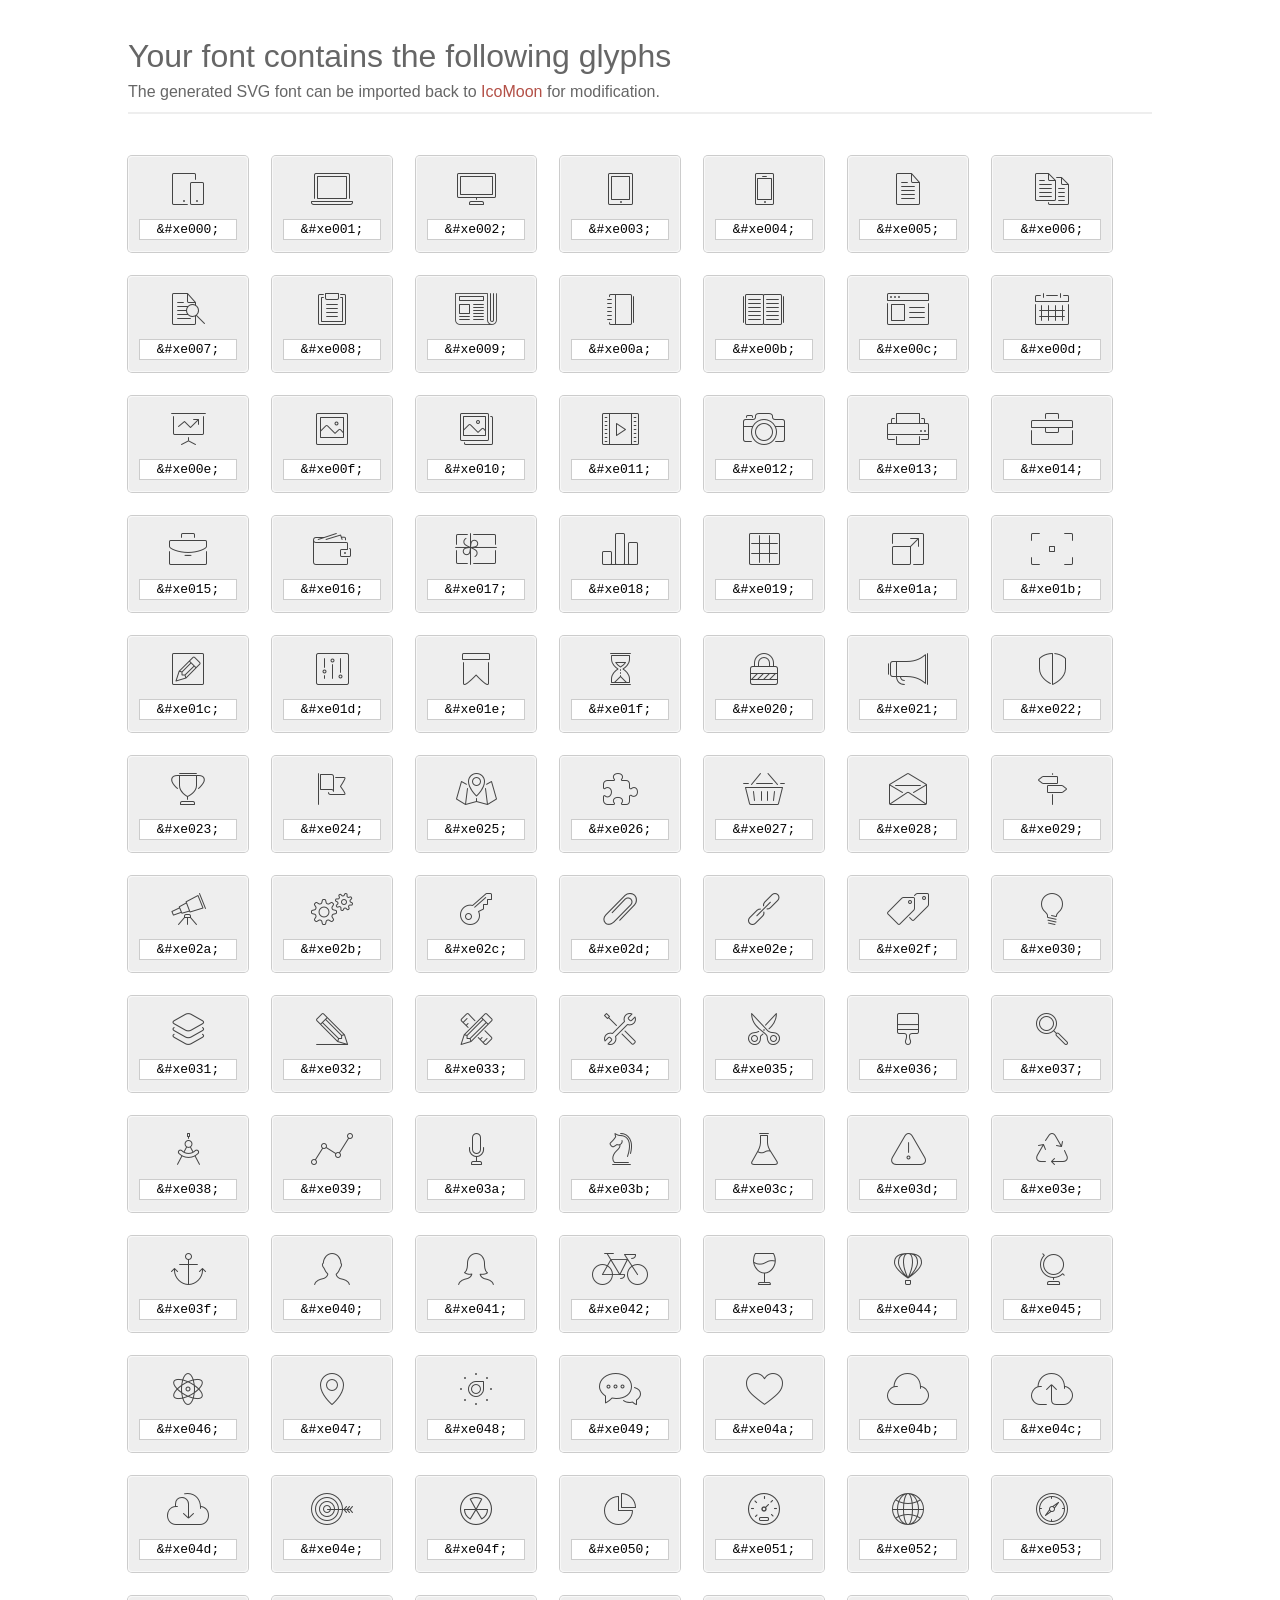
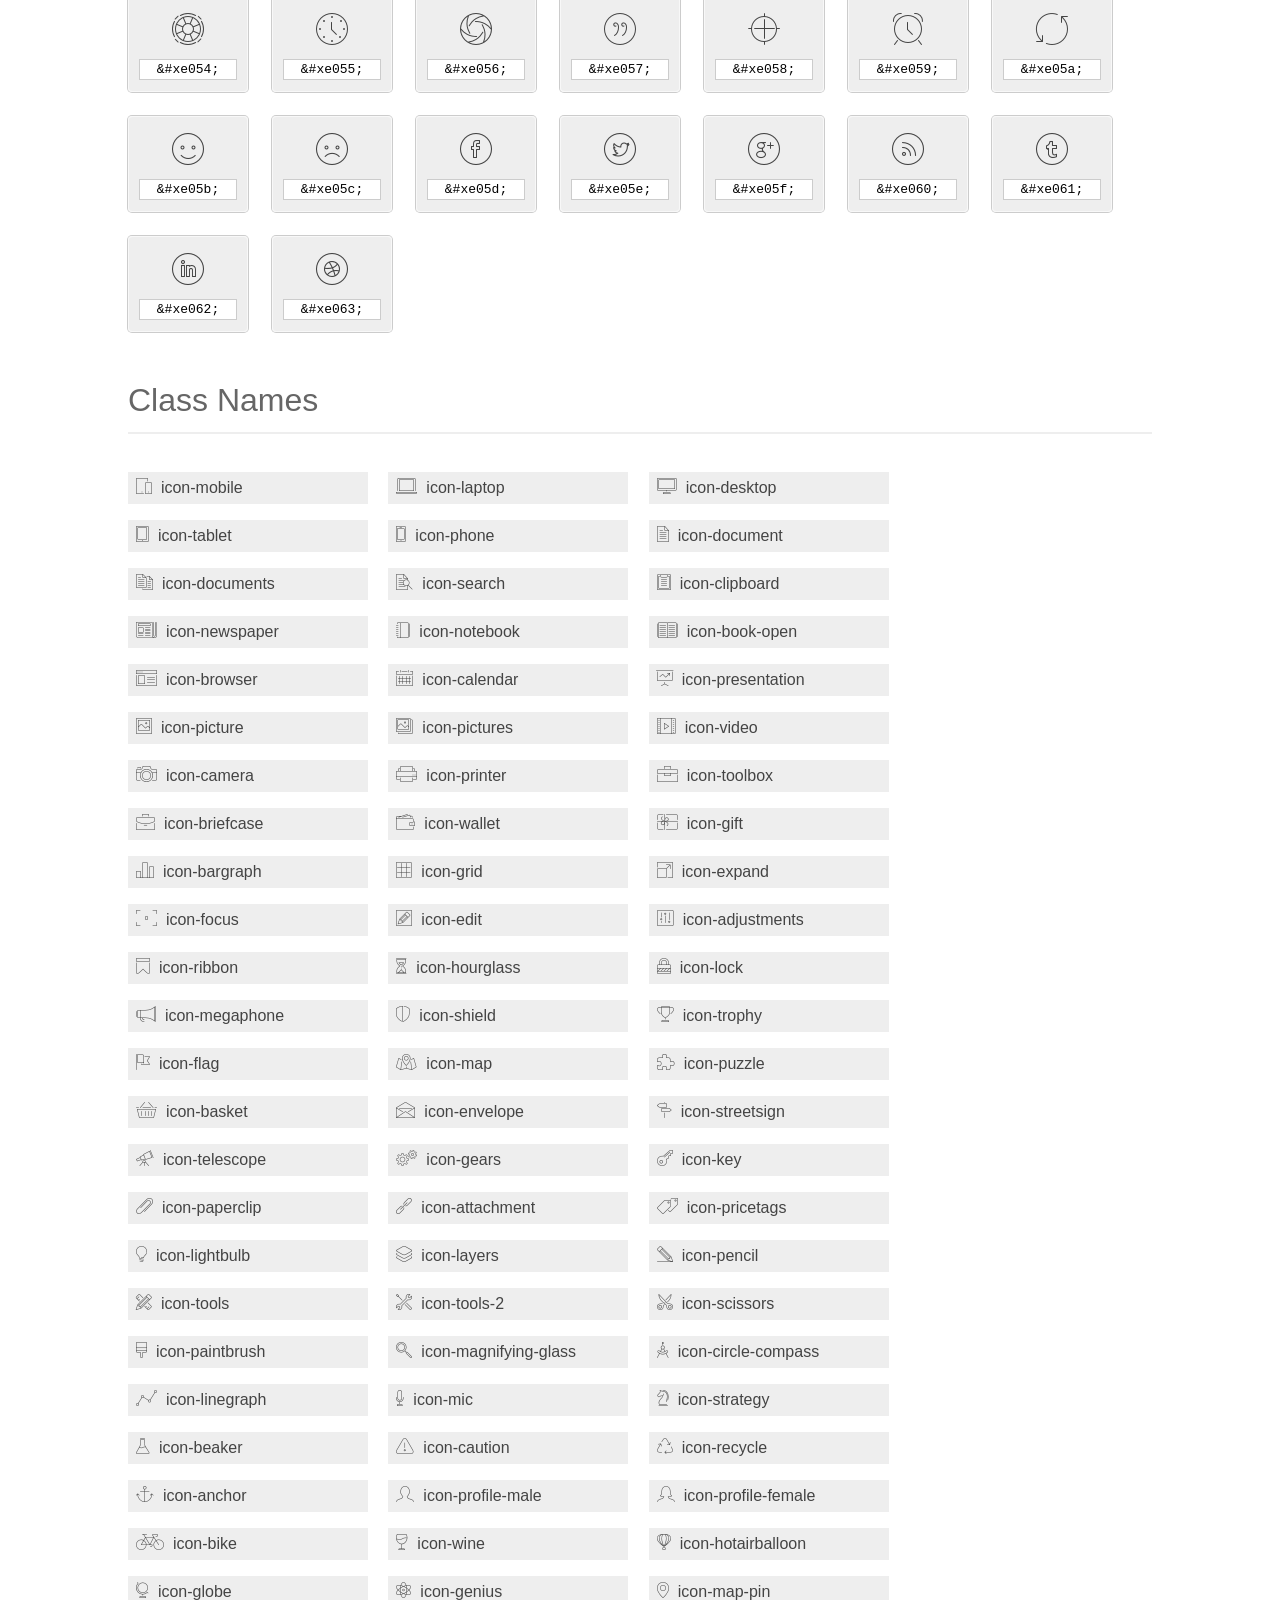
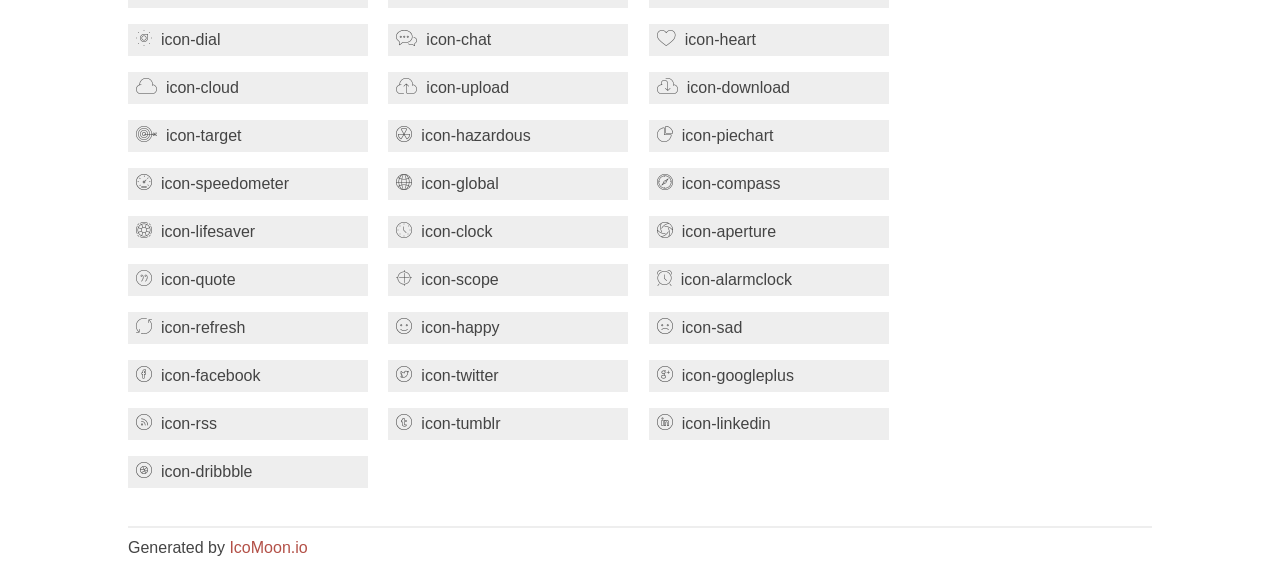
<file: new_front_end/fonts/et-line-font/index.html>
<!doctype html>
<html>
<head>
<title>Your Font/Glyphs</title>
<link rel="stylesheet" href="style.css" >
<!--[if lte IE 7]><script src="lte-ie7.js"></script><![endif]-->
<style>
	section, header, footer {display: block;}
	body {
		font-family: sans-serif;
		color: #444;
		line-height: 1.5;
		font-size: 1em;
	}
	* {
		-moz-box-sizing: border-box;
		-webkit-box-sizing: border-box;
		box-sizing: border-box;
		margin: 0;
		padding: 0;
	}
	.glyph {
		font-size: 16px;
		float: left;
		text-align: center;
		background: #eee;
		padding: .75em;
		margin: .75em 1.5em .75em 0;
		width: 7.5em;
		border-radius: .25em;
		box-shadow: inset 0 0 0 1px #f8f8f8, 0 0 0 1px #CCC;
	}
	.glyph input {
		font-family: consolas, monospace;
		font-size: 13px;
		width: 100%;
		text-align: center;
		border: 0;
		box-shadow: 0 0 0 1px #ccc;
		padding: .125em;
	}
	.w-main {
		width: 80%;
	}
	.centered {
		margin-left: auto;
		margin-right: auto;
	}
	.fs1 {
		font-size: 2em;
	}
	header {
		margin: 2em 0;
		padding-bottom: .5em;
		color: #666;
		box-shadow: 0 2px #eee;
	}
	header h1 {
		font-size: 2em;
		font-weight: normal;
	}
	.clearfix:before, .clearfix:after { content: ""; display: table; }
	.clearfix:after, .clear { clear: both; }
	footer {
		margin-top: 2em;
		padding: .5em 0;
		box-shadow: 0 -2px #eee;
	}
	a, a:visited {
		color: #B35047;
		text-decoration: none;
	}
	a:hover, a:focus {color: #000;}
	.box1 {
		font-size: 16px;
		display: inline-block;
		width: 15em;
		padding: .25em .5em;
		background: #eee;
		margin: .5em 1em .5em 0;
	}
</style>
</head>
<body>
	<div class="w-main centered">
	<section class="mtm clearfix" id="glyphs">
	<header>
		<h1>Your font contains the following glyphs</h1>
		<p>The generated SVG font can be imported back to <a href="http://icomoon.io/app">IcoMoon</a> for modification.</p>
	</header>
	<div class="glyph">
		<div class="fs1" aria-hidden="true" data-icon="&#xe000;"></div>
		<input type="text" readonly="readonly" value="&amp;#xe000;" >
	</div>
	<div class="glyph">
		<div class="fs1" aria-hidden="true" data-icon="&#xe001;"></div>
		<input type="text" readonly="readonly" value="&amp;#xe001;" >
	</div>
	<div class="glyph">
		<div class="fs1" aria-hidden="true" data-icon="&#xe002;"></div>
		<input type="text" readonly="readonly" value="&amp;#xe002;" >
	</div>
	<div class="glyph">
		<div class="fs1" aria-hidden="true" data-icon="&#xe003;"></div>
		<input type="text" readonly="readonly" value="&amp;#xe003;" >
	</div>
	<div class="glyph">
		<div class="fs1" aria-hidden="true" data-icon="&#xe004;"></div>
		<input type="text" readonly="readonly" value="&amp;#xe004;" >
	</div>
	<div class="glyph">
		<div class="fs1" aria-hidden="true" data-icon="&#xe005;"></div>
		<input type="text" readonly="readonly" value="&amp;#xe005;" >
	</div>
	<div class="glyph">
		<div class="fs1" aria-hidden="true" data-icon="&#xe006;"></div>
		<input type="text" readonly="readonly" value="&amp;#xe006;" >
	</div>
	<div class="glyph">
		<div class="fs1" aria-hidden="true" data-icon="&#xe007;"></div>
		<input type="text" readonly="readonly" value="&amp;#xe007;" >
	</div>
	<div class="glyph">
		<div class="fs1" aria-hidden="true" data-icon="&#xe008;"></div>
		<input type="text" readonly="readonly" value="&amp;#xe008;" >
	</div>
	<div class="glyph">
		<div class="fs1" aria-hidden="true" data-icon="&#xe009;"></div>
		<input type="text" readonly="readonly" value="&amp;#xe009;" >
	</div>
	<div class="glyph">
		<div class="fs1" aria-hidden="true" data-icon="&#xe00a;"></div>
		<input type="text" readonly="readonly" value="&amp;#xe00a;" >
	</div>
	<div class="glyph">
		<div class="fs1" aria-hidden="true" data-icon="&#xe00b;"></div>
		<input type="text" readonly="readonly" value="&amp;#xe00b;" >
	</div>
	<div class="glyph">
		<div class="fs1" aria-hidden="true" data-icon="&#xe00c;"></div>
		<input type="text" readonly="readonly" value="&amp;#xe00c;" >
	</div>
	<div class="glyph">
		<div class="fs1" aria-hidden="true" data-icon="&#xe00d;"></div>
		<input type="text" readonly="readonly" value="&amp;#xe00d;" >
	</div>
	<div class="glyph">
		<div class="fs1" aria-hidden="true" data-icon="&#xe00e;"></div>
		<input type="text" readonly="readonly" value="&amp;#xe00e;" >
	</div>
	<div class="glyph">
		<div class="fs1" aria-hidden="true" data-icon="&#xe00f;"></div>
		<input type="text" readonly="readonly" value="&amp;#xe00f;" >
	</div>
	<div class="glyph">
		<div class="fs1" aria-hidden="true" data-icon="&#xe010;"></div>
		<input type="text" readonly="readonly" value="&amp;#xe010;" >
	</div>
	<div class="glyph">
		<div class="fs1" aria-hidden="true" data-icon="&#xe011;"></div>
		<input type="text" readonly="readonly" value="&amp;#xe011;" >
	</div>
	<div class="glyph">
		<div class="fs1" aria-hidden="true" data-icon="&#xe012;"></div>
		<input type="text" readonly="readonly" value="&amp;#xe012;" >
	</div>
	<div class="glyph">
		<div class="fs1" aria-hidden="true" data-icon="&#xe013;"></div>
		<input type="text" readonly="readonly" value="&amp;#xe013;" >
	</div>
	<div class="glyph">
		<div class="fs1" aria-hidden="true" data-icon="&#xe014;"></div>
		<input type="text" readonly="readonly" value="&amp;#xe014;" >
	</div>
	<div class="glyph">
		<div class="fs1" aria-hidden="true" data-icon="&#xe015;"></div>
		<input type="text" readonly="readonly" value="&amp;#xe015;" >
	</div>
	<div class="glyph">
		<div class="fs1" aria-hidden="true" data-icon="&#xe016;"></div>
		<input type="text" readonly="readonly" value="&amp;#xe016;" >
	</div>
	<div class="glyph">
		<div class="fs1" aria-hidden="true" data-icon="&#xe017;"></div>
		<input type="text" readonly="readonly" value="&amp;#xe017;" >
	</div>
	<div class="glyph">
		<div class="fs1" aria-hidden="true" data-icon="&#xe018;"></div>
		<input type="text" readonly="readonly" value="&amp;#xe018;" >
	</div>
	<div class="glyph">
		<div class="fs1" aria-hidden="true" data-icon="&#xe019;"></div>
		<input type="text" readonly="readonly" value="&amp;#xe019;" >
	</div>
	<div class="glyph">
		<div class="fs1" aria-hidden="true" data-icon="&#xe01a;"></div>
		<input type="text" readonly="readonly" value="&amp;#xe01a;" >
	</div>
	<div class="glyph">
		<div class="fs1" aria-hidden="true" data-icon="&#xe01b;"></div>
		<input type="text" readonly="readonly" value="&amp;#xe01b;" >
	</div>
	<div class="glyph">
		<div class="fs1" aria-hidden="true" data-icon="&#xe01c;"></div>
		<input type="text" readonly="readonly" value="&amp;#xe01c;" >
	</div>
	<div class="glyph">
		<div class="fs1" aria-hidden="true" data-icon="&#xe01d;"></div>
		<input type="text" readonly="readonly" value="&amp;#xe01d;" >
	</div>
	<div class="glyph">
		<div class="fs1" aria-hidden="true" data-icon="&#xe01e;"></div>
		<input type="text" readonly="readonly" value="&amp;#xe01e;" >
	</div>
	<div class="glyph">
		<div class="fs1" aria-hidden="true" data-icon="&#xe01f;"></div>
		<input type="text" readonly="readonly" value="&amp;#xe01f;" >
	</div>
	<div class="glyph">
		<div class="fs1" aria-hidden="true" data-icon="&#xe020;"></div>
		<input type="text" readonly="readonly" value="&amp;#xe020;" >
	</div>
	<div class="glyph">
		<div class="fs1" aria-hidden="true" data-icon="&#xe021;"></div>
		<input type="text" readonly="readonly" value="&amp;#xe021;" >
	</div>
	<div class="glyph">
		<div class="fs1" aria-hidden="true" data-icon="&#xe022;"></div>
		<input type="text" readonly="readonly" value="&amp;#xe022;" >
	</div>
	<div class="glyph">
		<div class="fs1" aria-hidden="true" data-icon="&#xe023;"></div>
		<input type="text" readonly="readonly" value="&amp;#xe023;" >
	</div>
	<div class="glyph">
		<div class="fs1" aria-hidden="true" data-icon="&#xe024;"></div>
		<input type="text" readonly="readonly" value="&amp;#xe024;" >
	</div>
	<div class="glyph">
		<div class="fs1" aria-hidden="true" data-icon="&#xe025;"></div>
		<input type="text" readonly="readonly" value="&amp;#xe025;" >
	</div>
	<div class="glyph">
		<div class="fs1" aria-hidden="true" data-icon="&#xe026;"></div>
		<input type="text" readonly="readonly" value="&amp;#xe026;" >
	</div>
	<div class="glyph">
		<div class="fs1" aria-hidden="true" data-icon="&#xe027;"></div>
		<input type="text" readonly="readonly" value="&amp;#xe027;" >
	</div>
	<div class="glyph">
		<div class="fs1" aria-hidden="true" data-icon="&#xe028;"></div>
		<input type="text" readonly="readonly" value="&amp;#xe028;" >
	</div>
	<div class="glyph">
		<div class="fs1" aria-hidden="true" data-icon="&#xe029;"></div>
		<input type="text" readonly="readonly" value="&amp;#xe029;" >
	</div>
	<div class="glyph">
		<div class="fs1" aria-hidden="true" data-icon="&#xe02a;"></div>
		<input type="text" readonly="readonly" value="&amp;#xe02a;" >
	</div>
	<div class="glyph">
		<div class="fs1" aria-hidden="true" data-icon="&#xe02b;"></div>
		<input type="text" readonly="readonly" value="&amp;#xe02b;" >
	</div>
	<div class="glyph">
		<div class="fs1" aria-hidden="true" data-icon="&#xe02c;"></div>
		<input type="text" readonly="readonly" value="&amp;#xe02c;" >
	</div>
	<div class="glyph">
		<div class="fs1" aria-hidden="true" data-icon="&#xe02d;"></div>
		<input type="text" readonly="readonly" value="&amp;#xe02d;" >
	</div>
	<div class="glyph">
		<div class="fs1" aria-hidden="true" data-icon="&#xe02e;"></div>
		<input type="text" readonly="readonly" value="&amp;#xe02e;" >
	</div>
	<div class="glyph">
		<div class="fs1" aria-hidden="true" data-icon="&#xe02f;"></div>
		<input type="text" readonly="readonly" value="&amp;#xe02f;" >
	</div>
	<div class="glyph">
		<div class="fs1" aria-hidden="true" data-icon="&#xe030;"></div>
		<input type="text" readonly="readonly" value="&amp;#xe030;" >
	</div>
	<div class="glyph">
		<div class="fs1" aria-hidden="true" data-icon="&#xe031;"></div>
		<input type="text" readonly="readonly" value="&amp;#xe031;" >
	</div>
	<div class="glyph">
		<div class="fs1" aria-hidden="true" data-icon="&#xe032;"></div>
		<input type="text" readonly="readonly" value="&amp;#xe032;" >
	</div>
	<div class="glyph">
		<div class="fs1" aria-hidden="true" data-icon="&#xe033;"></div>
		<input type="text" readonly="readonly" value="&amp;#xe033;" >
	</div>
	<div class="glyph">
		<div class="fs1" aria-hidden="true" data-icon="&#xe034;"></div>
		<input type="text" readonly="readonly" value="&amp;#xe034;" >
	</div>
	<div class="glyph">
		<div class="fs1" aria-hidden="true" data-icon="&#xe035;"></div>
		<input type="text" readonly="readonly" value="&amp;#xe035;" >
	</div>
	<div class="glyph">
		<div class="fs1" aria-hidden="true" data-icon="&#xe036;"></div>
		<input type="text" readonly="readonly" value="&amp;#xe036;" >
	</div>
	<div class="glyph">
		<div class="fs1" aria-hidden="true" data-icon="&#xe037;"></div>
		<input type="text" readonly="readonly" value="&amp;#xe037;" >
	</div>
	<div class="glyph">
		<div class="fs1" aria-hidden="true" data-icon="&#xe038;"></div>
		<input type="text" readonly="readonly" value="&amp;#xe038;" >
	</div>
	<div class="glyph">
		<div class="fs1" aria-hidden="true" data-icon="&#xe039;"></div>
		<input type="text" readonly="readonly" value="&amp;#xe039;" >
	</div>
	<div class="glyph">
		<div class="fs1" aria-hidden="true" data-icon="&#xe03a;"></div>
		<input type="text" readonly="readonly" value="&amp;#xe03a;" >
	</div>
	<div class="glyph">
		<div class="fs1" aria-hidden="true" data-icon="&#xe03b;"></div>
		<input type="text" readonly="readonly" value="&amp;#xe03b;" >
	</div>
	<div class="glyph">
		<div class="fs1" aria-hidden="true" data-icon="&#xe03c;"></div>
		<input type="text" readonly="readonly" value="&amp;#xe03c;" >
	</div>
	<div class="glyph">
		<div class="fs1" aria-hidden="true" data-icon="&#xe03d;"></div>
		<input type="text" readonly="readonly" value="&amp;#xe03d;" >
	</div>
	<div class="glyph">
		<div class="fs1" aria-hidden="true" data-icon="&#xe03e;"></div>
		<input type="text" readonly="readonly" value="&amp;#xe03e;" >
	</div>
	<div class="glyph">
		<div class="fs1" aria-hidden="true" data-icon="&#xe03f;"></div>
		<input type="text" readonly="readonly" value="&amp;#xe03f;" >
	</div>
	<div class="glyph">
		<div class="fs1" aria-hidden="true" data-icon="&#xe040;"></div>
		<input type="text" readonly="readonly" value="&amp;#xe040;" >
	</div>
	<div class="glyph">
		<div class="fs1" aria-hidden="true" data-icon="&#xe041;"></div>
		<input type="text" readonly="readonly" value="&amp;#xe041;" >
	</div>
	<div class="glyph">
		<div class="fs1" aria-hidden="true" data-icon="&#xe042;"></div>
		<input type="text" readonly="readonly" value="&amp;#xe042;" >
	</div>
	<div class="glyph">
		<div class="fs1" aria-hidden="true" data-icon="&#xe043;"></div>
		<input type="text" readonly="readonly" value="&amp;#xe043;" >
	</div>
	<div class="glyph">
		<div class="fs1" aria-hidden="true" data-icon="&#xe044;"></div>
		<input type="text" readonly="readonly" value="&amp;#xe044;" >
	</div>
	<div class="glyph">
		<div class="fs1" aria-hidden="true" data-icon="&#xe045;"></div>
		<input type="text" readonly="readonly" value="&amp;#xe045;" >
	</div>
	<div class="glyph">
		<div class="fs1" aria-hidden="true" data-icon="&#xe046;"></div>
		<input type="text" readonly="readonly" value="&amp;#xe046;" >
	</div>
	<div class="glyph">
		<div class="fs1" aria-hidden="true" data-icon="&#xe047;"></div>
		<input type="text" readonly="readonly" value="&amp;#xe047;" >
	</div>
	<div class="glyph">
		<div class="fs1" aria-hidden="true" data-icon="&#xe048;"></div>
		<input type="text" readonly="readonly" value="&amp;#xe048;" >
	</div>
	<div class="glyph">
		<div class="fs1" aria-hidden="true" data-icon="&#xe049;"></div>
		<input type="text" readonly="readonly" value="&amp;#xe049;" >
	</div>
	<div class="glyph">
		<div class="fs1" aria-hidden="true" data-icon="&#xe04a;"></div>
		<input type="text" readonly="readonly" value="&amp;#xe04a;" >
	</div>
	<div class="glyph">
		<div class="fs1" aria-hidden="true" data-icon="&#xe04b;"></div>
		<input type="text" readonly="readonly" value="&amp;#xe04b;" >
	</div>
	<div class="glyph">
		<div class="fs1" aria-hidden="true" data-icon="&#xe04c;"></div>
		<input type="text" readonly="readonly" value="&amp;#xe04c;" >
	</div>
	<div class="glyph">
		<div class="fs1" aria-hidden="true" data-icon="&#xe04d;"></div>
		<input type="text" readonly="readonly" value="&amp;#xe04d;" >
	</div>
	<div class="glyph">
		<div class="fs1" aria-hidden="true" data-icon="&#xe04e;"></div>
		<input type="text" readonly="readonly" value="&amp;#xe04e;" >
	</div>
	<div class="glyph">
		<div class="fs1" aria-hidden="true" data-icon="&#xe04f;"></div>
		<input type="text" readonly="readonly" value="&amp;#xe04f;" >
	</div>
	<div class="glyph">
		<div class="fs1" aria-hidden="true" data-icon="&#xe050;"></div>
		<input type="text" readonly="readonly" value="&amp;#xe050;" >
	</div>
	<div class="glyph">
		<div class="fs1" aria-hidden="true" data-icon="&#xe051;"></div>
		<input type="text" readonly="readonly" value="&amp;#xe051;" >
	</div>
	<div class="glyph">
		<div class="fs1" aria-hidden="true" data-icon="&#xe052;"></div>
		<input type="text" readonly="readonly" value="&amp;#xe052;" >
	</div>
	<div class="glyph">
		<div class="fs1" aria-hidden="true" data-icon="&#xe053;"></div>
		<input type="text" readonly="readonly" value="&amp;#xe053;" >
	</div>
	<div class="glyph">
		<div class="fs1" aria-hidden="true" data-icon="&#xe054;"></div>
		<input type="text" readonly="readonly" value="&amp;#xe054;" >
	</div>
	<div class="glyph">
		<div class="fs1" aria-hidden="true" data-icon="&#xe055;"></div>
		<input type="text" readonly="readonly" value="&amp;#xe055;" >
	</div>
	<div class="glyph">
		<div class="fs1" aria-hidden="true" data-icon="&#xe056;"></div>
		<input type="text" readonly="readonly" value="&amp;#xe056;" >
	</div>
	<div class="glyph">
		<div class="fs1" aria-hidden="true" data-icon="&#xe057;"></div>
		<input type="text" readonly="readonly" value="&amp;#xe057;" >
	</div>
	<div class="glyph">
		<div class="fs1" aria-hidden="true" data-icon="&#xe058;"></div>
		<input type="text" readonly="readonly" value="&amp;#xe058;" >
	</div>
	<div class="glyph">
		<div class="fs1" aria-hidden="true" data-icon="&#xe059;"></div>
		<input type="text" readonly="readonly" value="&amp;#xe059;" >
	</div>
	<div class="glyph">
		<div class="fs1" aria-hidden="true" data-icon="&#xe05a;"></div>
		<input type="text" readonly="readonly" value="&amp;#xe05a;" >
	</div>
	<div class="glyph">
		<div class="fs1" aria-hidden="true" data-icon="&#xe05b;"></div>
		<input type="text" readonly="readonly" value="&amp;#xe05b;" >
	</div>
	<div class="glyph">
		<div class="fs1" aria-hidden="true" data-icon="&#xe05c;"></div>
		<input type="text" readonly="readonly" value="&amp;#xe05c;" >
	</div>
	<div class="glyph">
		<div class="fs1" aria-hidden="true" data-icon="&#xe05d;"></div>
		<input type="text" readonly="readonly" value="&amp;#xe05d;" >
	</div>
	<div class="glyph">
		<div class="fs1" aria-hidden="true" data-icon="&#xe05e;"></div>
		<input type="text" readonly="readonly" value="&amp;#xe05e;" >
	</div>
	<div class="glyph">
		<div class="fs1" aria-hidden="true" data-icon="&#xe05f;"></div>
		<input type="text" readonly="readonly" value="&amp;#xe05f;" >
	</div>
	<div class="glyph">
		<div class="fs1" aria-hidden="true" data-icon="&#xe060;"></div>
		<input type="text" readonly="readonly" value="&amp;#xe060;" >
	</div>
	<div class="glyph">
		<div class="fs1" aria-hidden="true" data-icon="&#xe061;"></div>
		<input type="text" readonly="readonly" value="&amp;#xe061;" >
	</div>
	<div class="glyph">
		<div class="fs1" aria-hidden="true" data-icon="&#xe062;"></div>
		<input type="text" readonly="readonly" value="&amp;#xe062;" >
	</div>
	<div class="glyph">
		<div class="fs1" aria-hidden="true" data-icon="&#xe063;"></div>
		<input type="text" readonly="readonly" value="&amp;#xe063;" >
	</div>
	</section>
	<div class="clear"></div>
	<section class="mtm clearfix" id="glyphs">
	<header>
		<h1>Class Names</h1>
	</header>
	<span class="box1">
		<span aria-hidden="true" class="icon-mobile"></span>
		&nbsp;icon-mobile
	</span>
	<span class="box1">
		<span aria-hidden="true" class="icon-laptop"></span>
		&nbsp;icon-laptop
	</span>
	<span class="box1">
		<span aria-hidden="true" class="icon-desktop"></span>
		&nbsp;icon-desktop
	</span>
	<span class="box1">
		<span aria-hidden="true" class="icon-tablet"></span>
		&nbsp;icon-tablet
	</span>
	<span class="box1">
		<span aria-hidden="true" class="icon-phone"></span>
		&nbsp;icon-phone
	</span>
	<span class="box1">
		<span aria-hidden="true" class="icon-document"></span>
		&nbsp;icon-document
	</span>
	<span class="box1">
		<span aria-hidden="true" class="icon-documents"></span>
		&nbsp;icon-documents
	</span>
	<span class="box1">
		<span aria-hidden="true" class="icon-search"></span>
		&nbsp;icon-search
	</span>
	<span class="box1">
		<span aria-hidden="true" class="icon-clipboard"></span>
		&nbsp;icon-clipboard
	</span>
	<span class="box1">
		<span aria-hidden="true" class="icon-newspaper"></span>
		&nbsp;icon-newspaper
	</span>
	<span class="box1">
		<span aria-hidden="true" class="icon-notebook"></span>
		&nbsp;icon-notebook
	</span>
	<span class="box1">
		<span aria-hidden="true" class="icon-book-open"></span>
		&nbsp;icon-book-open
	</span>
	<span class="box1">
		<span aria-hidden="true" class="icon-browser"></span>
		&nbsp;icon-browser
	</span>
	<span class="box1">
		<span aria-hidden="true" class="icon-calendar"></span>
		&nbsp;icon-calendar
	</span>
	<span class="box1">
		<span aria-hidden="true" class="icon-presentation"></span>
		&nbsp;icon-presentation
	</span>
	<span class="box1">
		<span aria-hidden="true" class="icon-picture"></span>
		&nbsp;icon-picture
	</span>
	<span class="box1">
		<span aria-hidden="true" class="icon-pictures"></span>
		&nbsp;icon-pictures
	</span>
	<span class="box1">
		<span aria-hidden="true" class="icon-video"></span>
		&nbsp;icon-video
	</span>
	<span class="box1">
		<span aria-hidden="true" class="icon-camera"></span>
		&nbsp;icon-camera
	</span>
	<span class="box1">
		<span aria-hidden="true" class="icon-printer"></span>
		&nbsp;icon-printer
	</span>
	<span class="box1">
		<span aria-hidden="true" class="icon-toolbox"></span>
		&nbsp;icon-toolbox
	</span>
	<span class="box1">
		<span aria-hidden="true" class="icon-briefcase"></span>
		&nbsp;icon-briefcase
	</span>
	<span class="box1">
		<span aria-hidden="true" class="icon-wallet"></span>
		&nbsp;icon-wallet
	</span>
	<span class="box1">
		<span aria-hidden="true" class="icon-gift"></span>
		&nbsp;icon-gift
	</span>
	<span class="box1">
		<span aria-hidden="true" class="icon-bargraph"></span>
		&nbsp;icon-bargraph
	</span>
	<span class="box1">
		<span aria-hidden="true" class="icon-grid"></span>
		&nbsp;icon-grid
	</span>
	<span class="box1">
		<span aria-hidden="true" class="icon-expand"></span>
		&nbsp;icon-expand
	</span>
	<span class="box1">
		<span aria-hidden="true" class="icon-focus"></span>
		&nbsp;icon-focus
	</span>
	<span class="box1">
		<span aria-hidden="true" class="icon-edit"></span>
		&nbsp;icon-edit
	</span>
	<span class="box1">
		<span aria-hidden="true" class="icon-adjustments"></span>
		&nbsp;icon-adjustments
	</span>
	<span class="box1">
		<span aria-hidden="true" class="icon-ribbon"></span>
		&nbsp;icon-ribbon
	</span>
	<span class="box1">
		<span aria-hidden="true" class="icon-hourglass"></span>
		&nbsp;icon-hourglass
	</span>
	<span class="box1">
		<span aria-hidden="true" class="icon-lock"></span>
		&nbsp;icon-lock
	</span>
	<span class="box1">
		<span aria-hidden="true" class="icon-megaphone"></span>
		&nbsp;icon-megaphone
	</span>
	<span class="box1">
		<span aria-hidden="true" class="icon-shield"></span>
		&nbsp;icon-shield
	</span>
	<span class="box1">
		<span aria-hidden="true" class="icon-trophy"></span>
		&nbsp;icon-trophy
	</span>
	<span class="box1">
		<span aria-hidden="true" class="icon-flag"></span>
		&nbsp;icon-flag
	</span>
	<span class="box1">
		<span aria-hidden="true" class="icon-map"></span>
		&nbsp;icon-map
	</span>
	<span class="box1">
		<span aria-hidden="true" class="icon-puzzle"></span>
		&nbsp;icon-puzzle
	</span>
	<span class="box1">
		<span aria-hidden="true" class="icon-basket"></span>
		&nbsp;icon-basket
	</span>
	<span class="box1">
		<span aria-hidden="true" class="icon-envelope"></span>
		&nbsp;icon-envelope
	</span>
	<span class="box1">
		<span aria-hidden="true" class="icon-streetsign"></span>
		&nbsp;icon-streetsign
	</span>
	<span class="box1">
		<span aria-hidden="true" class="icon-telescope"></span>
		&nbsp;icon-telescope
	</span>
	<span class="box1">
		<span aria-hidden="true" class="icon-gears"></span>
		&nbsp;icon-gears
	</span>
	<span class="box1">
		<span aria-hidden="true" class="icon-key"></span>
		&nbsp;icon-key
	</span>
	<span class="box1">
		<span aria-hidden="true" class="icon-paperclip"></span>
		&nbsp;icon-paperclip
	</span>
	<span class="box1">
		<span aria-hidden="true" class="icon-attachment"></span>
		&nbsp;icon-attachment
	</span>
	<span class="box1">
		<span aria-hidden="true" class="icon-pricetags"></span>
		&nbsp;icon-pricetags
	</span>
	<span class="box1">
		<span aria-hidden="true" class="icon-lightbulb"></span>
		&nbsp;icon-lightbulb
	</span>
	<span class="box1">
		<span aria-hidden="true" class="icon-layers"></span>
		&nbsp;icon-layers
	</span>
	<span class="box1">
		<span aria-hidden="true" class="icon-pencil"></span>
		&nbsp;icon-pencil
	</span>
	<span class="box1">
		<span aria-hidden="true" class="icon-tools"></span>
		&nbsp;icon-tools
	</span>
	<span class="box1">
		<span aria-hidden="true" class="icon-tools-2"></span>
		&nbsp;icon-tools-2
	</span>
	<span class="box1">
		<span aria-hidden="true" class="icon-scissors"></span>
		&nbsp;icon-scissors
	</span>
	<span class="box1">
		<span aria-hidden="true" class="icon-paintbrush"></span>
		&nbsp;icon-paintbrush
	</span>
	<span class="box1">
		<span aria-hidden="true" class="icon-magnifying-glass"></span>
		&nbsp;icon-magnifying-glass
	</span>
	<span class="box1">
		<span aria-hidden="true" class="icon-circle-compass"></span>
		&nbsp;icon-circle-compass
	</span>
	<span class="box1">
		<span aria-hidden="true" class="icon-linegraph"></span>
		&nbsp;icon-linegraph
	</span>
	<span class="box1">
		<span aria-hidden="true" class="icon-mic"></span>
		&nbsp;icon-mic
	</span>
	<span class="box1">
		<span aria-hidden="true" class="icon-strategy"></span>
		&nbsp;icon-strategy
	</span>
	<span class="box1">
		<span aria-hidden="true" class="icon-beaker"></span>
		&nbsp;icon-beaker
	</span>
	<span class="box1">
		<span aria-hidden="true" class="icon-caution"></span>
		&nbsp;icon-caution
	</span>
	<span class="box1">
		<span aria-hidden="true" class="icon-recycle"></span>
		&nbsp;icon-recycle
	</span>
	<span class="box1">
		<span aria-hidden="true" class="icon-anchor"></span>
		&nbsp;icon-anchor
	</span>
	<span class="box1">
		<span aria-hidden="true" class="icon-profile-male"></span>
		&nbsp;icon-profile-male
	</span>
	<span class="box1">
		<span aria-hidden="true" class="icon-profile-female"></span>
		&nbsp;icon-profile-female
	</span>
	<span class="box1">
		<span aria-hidden="true" class="icon-bike"></span>
		&nbsp;icon-bike
	</span>
	<span class="box1">
		<span aria-hidden="true" class="icon-wine"></span>
		&nbsp;icon-wine
	</span>
	<span class="box1">
		<span aria-hidden="true" class="icon-hotairballoon"></span>
		&nbsp;icon-hotairballoon
	</span>
	<span class="box1">
		<span aria-hidden="true" class="icon-globe"></span>
		&nbsp;icon-globe
	</span>
	<span class="box1">
		<span aria-hidden="true" class="icon-genius"></span>
		&nbsp;icon-genius
	</span>
	<span class="box1">
		<span aria-hidden="true" class="icon-map-pin"></span>
		&nbsp;icon-map-pin
	</span>
	<span class="box1">
		<span aria-hidden="true" class="icon-dial"></span>
		&nbsp;icon-dial
	</span>
	<span class="box1">
		<span aria-hidden="true" class="icon-chat"></span>
		&nbsp;icon-chat
	</span>
	<span class="box1">
		<span aria-hidden="true" class="icon-heart"></span>
		&nbsp;icon-heart
	</span>
	<span class="box1">
		<span aria-hidden="true" class="icon-cloud"></span>
		&nbsp;icon-cloud
	</span>
	<span class="box1">
		<span aria-hidden="true" class="icon-upload"></span>
		&nbsp;icon-upload
	</span>
	<span class="box1">
		<span aria-hidden="true" class="icon-download"></span>
		&nbsp;icon-download
	</span>
	<span class="box1">
		<span aria-hidden="true" class="icon-target"></span>
		&nbsp;icon-target
	</span>
	<span class="box1">
		<span aria-hidden="true" class="icon-hazardous"></span>
		&nbsp;icon-hazardous
	</span>
	<span class="box1">
		<span aria-hidden="true" class="icon-piechart"></span>
		&nbsp;icon-piechart
	</span>
	<span class="box1">
		<span aria-hidden="true" class="icon-speedometer"></span>
		&nbsp;icon-speedometer
	</span>
	<span class="box1">
		<span aria-hidden="true" class="icon-global"></span>
		&nbsp;icon-global
	</span>
	<span class="box1">
		<span aria-hidden="true" class="icon-compass"></span>
		&nbsp;icon-compass
	</span>
	<span class="box1">
		<span aria-hidden="true" class="icon-lifesaver"></span>
		&nbsp;icon-lifesaver
	</span>
	<span class="box1">
		<span aria-hidden="true" class="icon-clock"></span>
		&nbsp;icon-clock
	</span>
	<span class="box1">
		<span aria-hidden="true" class="icon-aperture"></span>
		&nbsp;icon-aperture
	</span>
	<span class="box1">
		<span aria-hidden="true" class="icon-quote"></span>
		&nbsp;icon-quote
	</span>
	<span class="box1">
		<span aria-hidden="true" class="icon-scope"></span>
		&nbsp;icon-scope
	</span>
	<span class="box1">
		<span aria-hidden="true" class="icon-alarmclock"></span>
		&nbsp;icon-alarmclock
	</span>
	<span class="box1">
		<span aria-hidden="true" class="icon-refresh"></span>
		&nbsp;icon-refresh
	</span>
	<span class="box1">
		<span aria-hidden="true" class="icon-happy"></span>
		&nbsp;icon-happy
	</span>
	<span class="box1">
		<span aria-hidden="true" class="icon-sad"></span>
		&nbsp;icon-sad
	</span>
	<span class="box1">
		<span aria-hidden="true" class="icon-facebook"></span>
		&nbsp;icon-facebook
	</span>
	<span class="box1">
		<span aria-hidden="true" class="icon-twitter"></span>
		&nbsp;icon-twitter
	</span>
	<span class="box1">
		<span aria-hidden="true" class="icon-googleplus"></span>
		&nbsp;icon-googleplus
	</span>
	<span class="box1">
		<span aria-hidden="true" class="icon-rss"></span>
		&nbsp;icon-rss
	</span>
	<span class="box1">
		<span aria-hidden="true" class="icon-tumblr"></span>
		&nbsp;icon-tumblr
	</span>
	<span class="box1">
		<span aria-hidden="true" class="icon-linkedin"></span>
		&nbsp;icon-linkedin
	</span>
	<span class="box1">
		<span aria-hidden="true" class="icon-dribbble"></span>
		&nbsp;icon-dribbble
	</span>
	</section>
	<footer>
		<p>Generated by <a href="http://icomoon.io">IcoMoon.io</a></p>
	</footer>
	</div>
	<script>
	document.getElementById("glyphs").addEventListener("click", function(e) {
		var target = e.target;
		if (target.tagName === "INPUT") {
			target.select();
		}
	});
	</script>
</body>
</html>
</file>
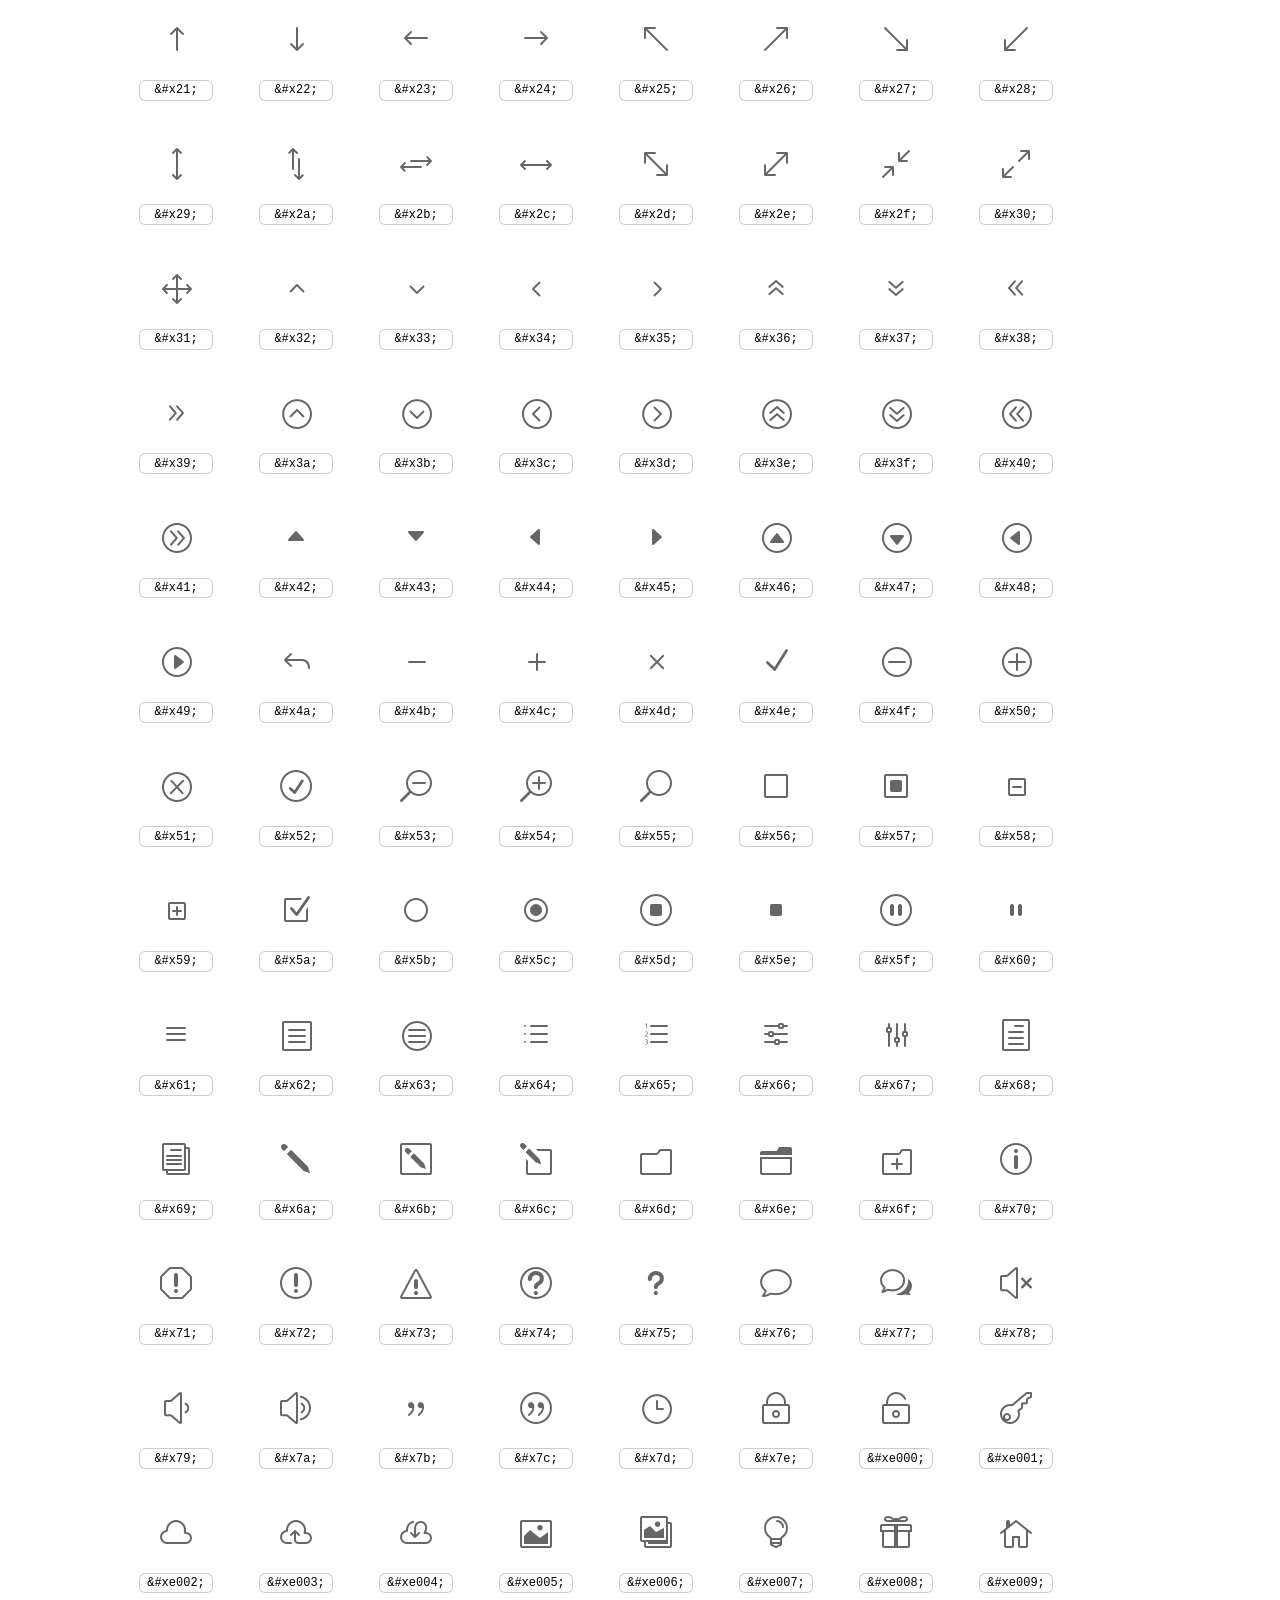
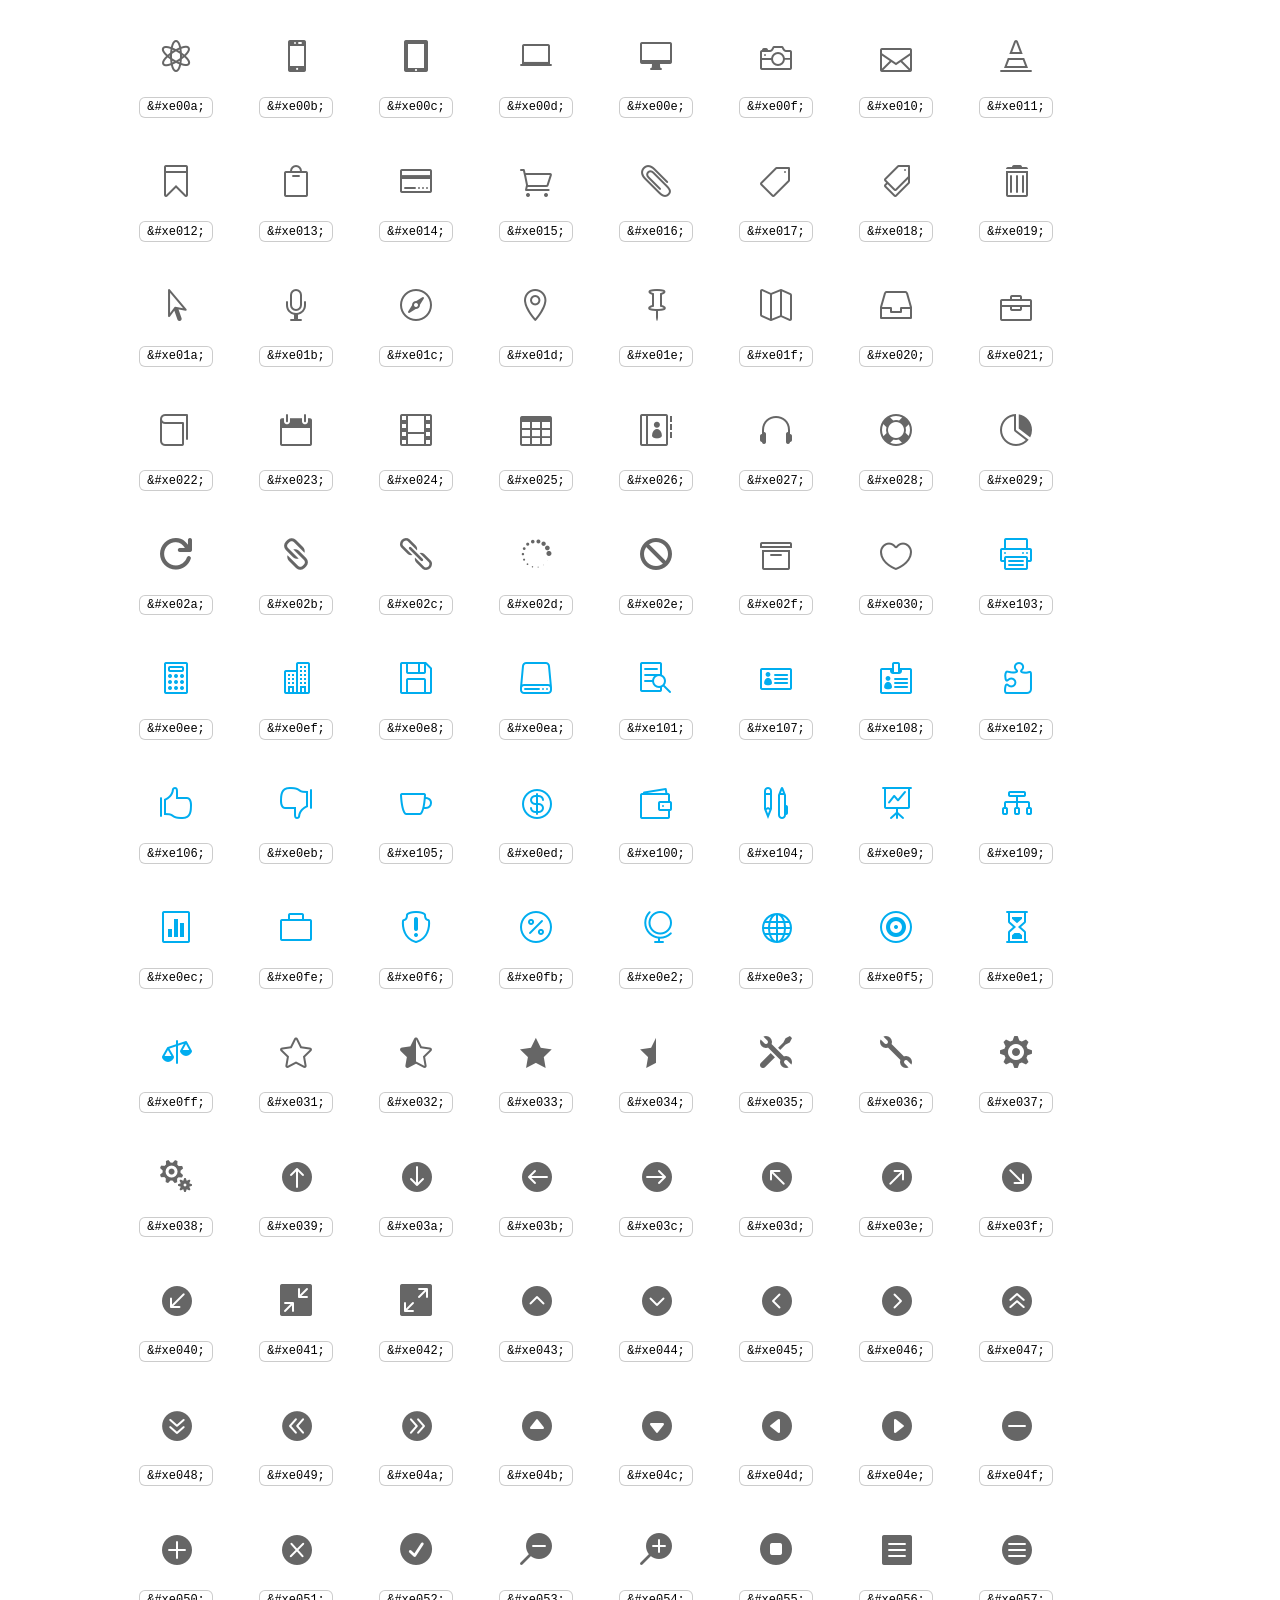
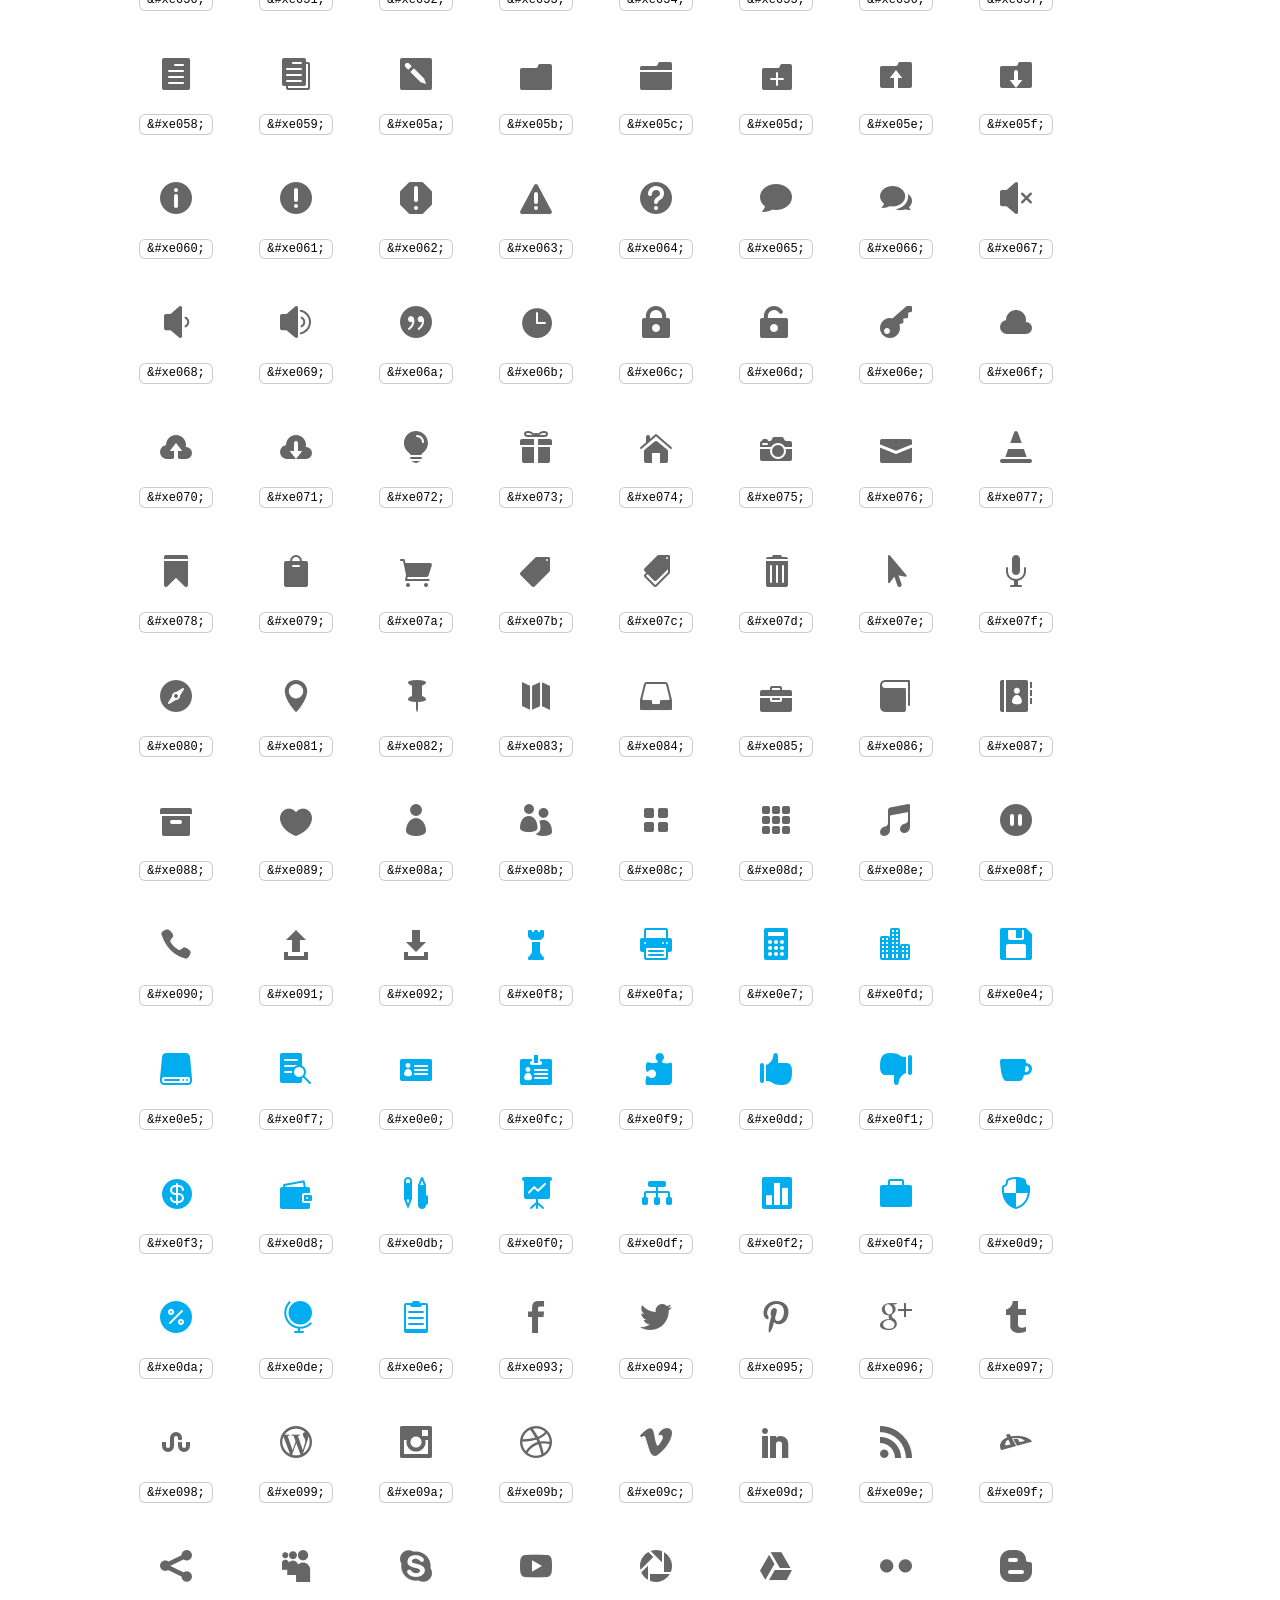
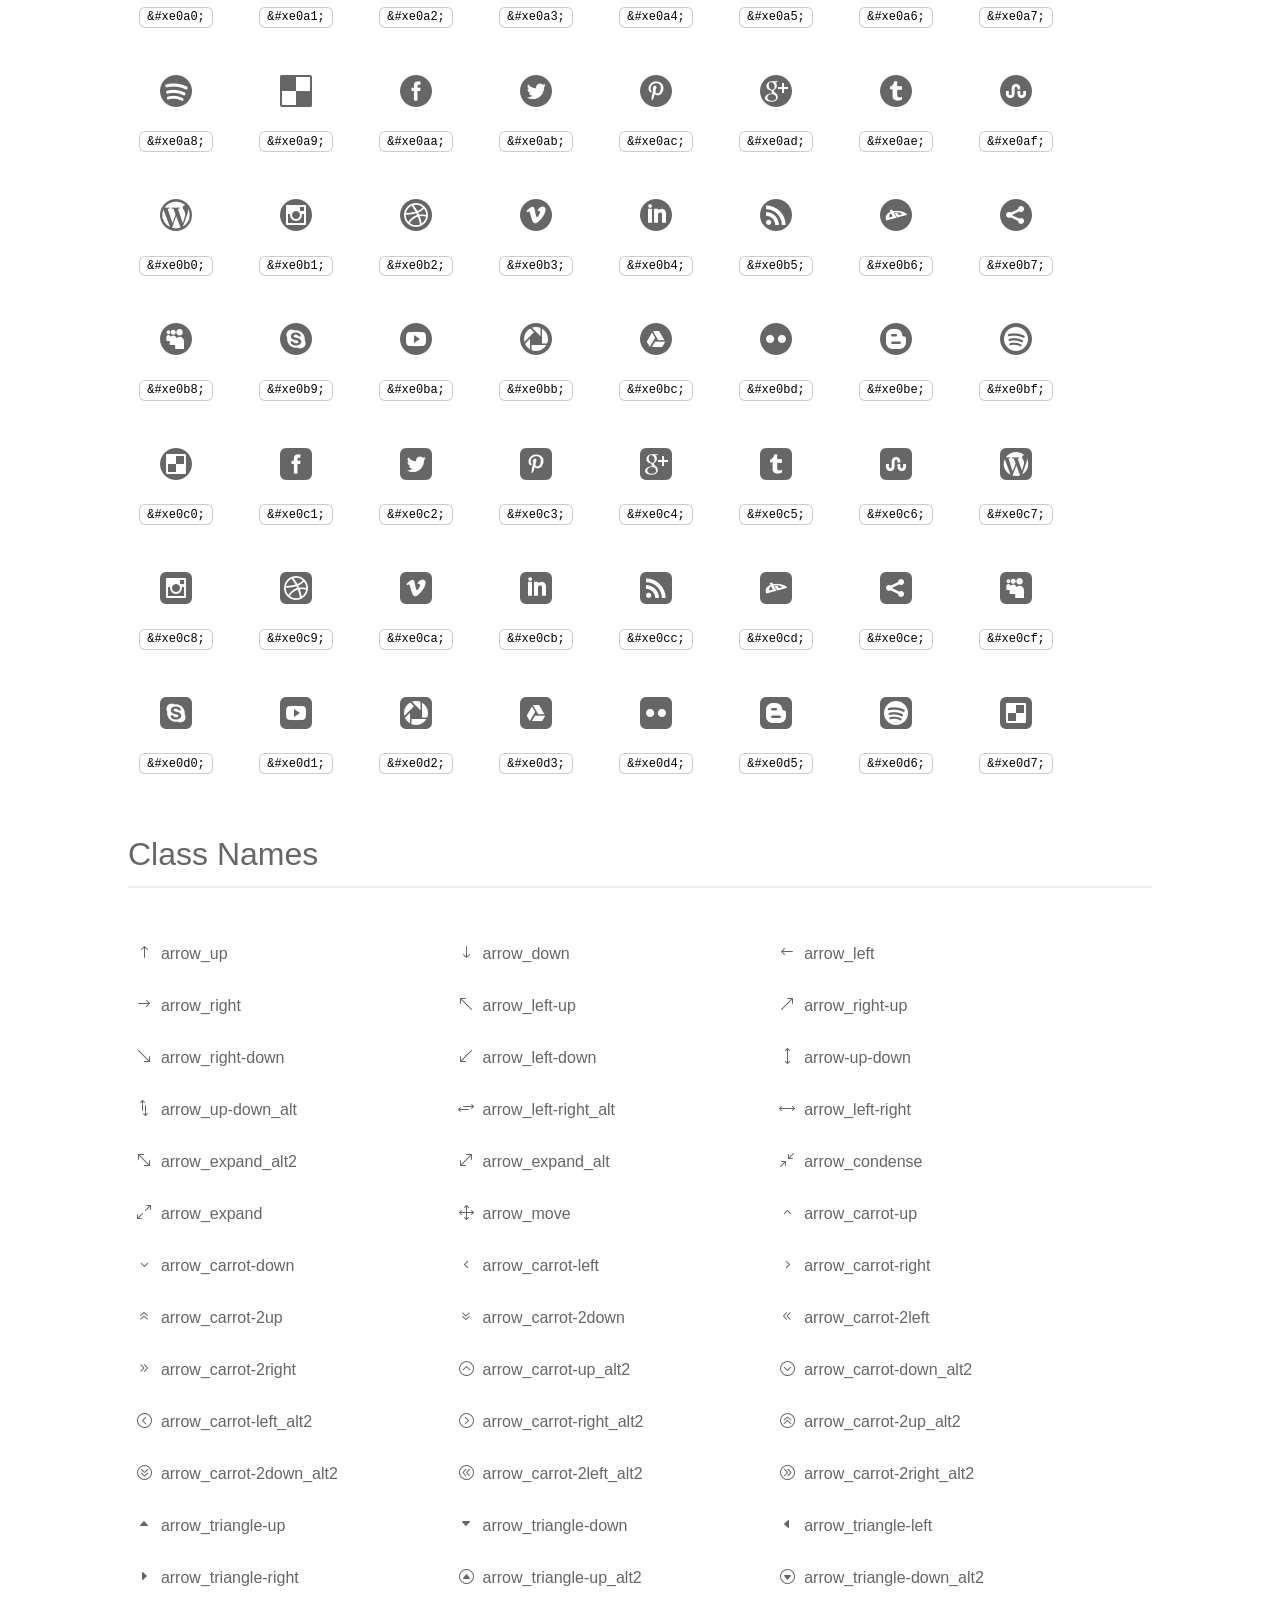
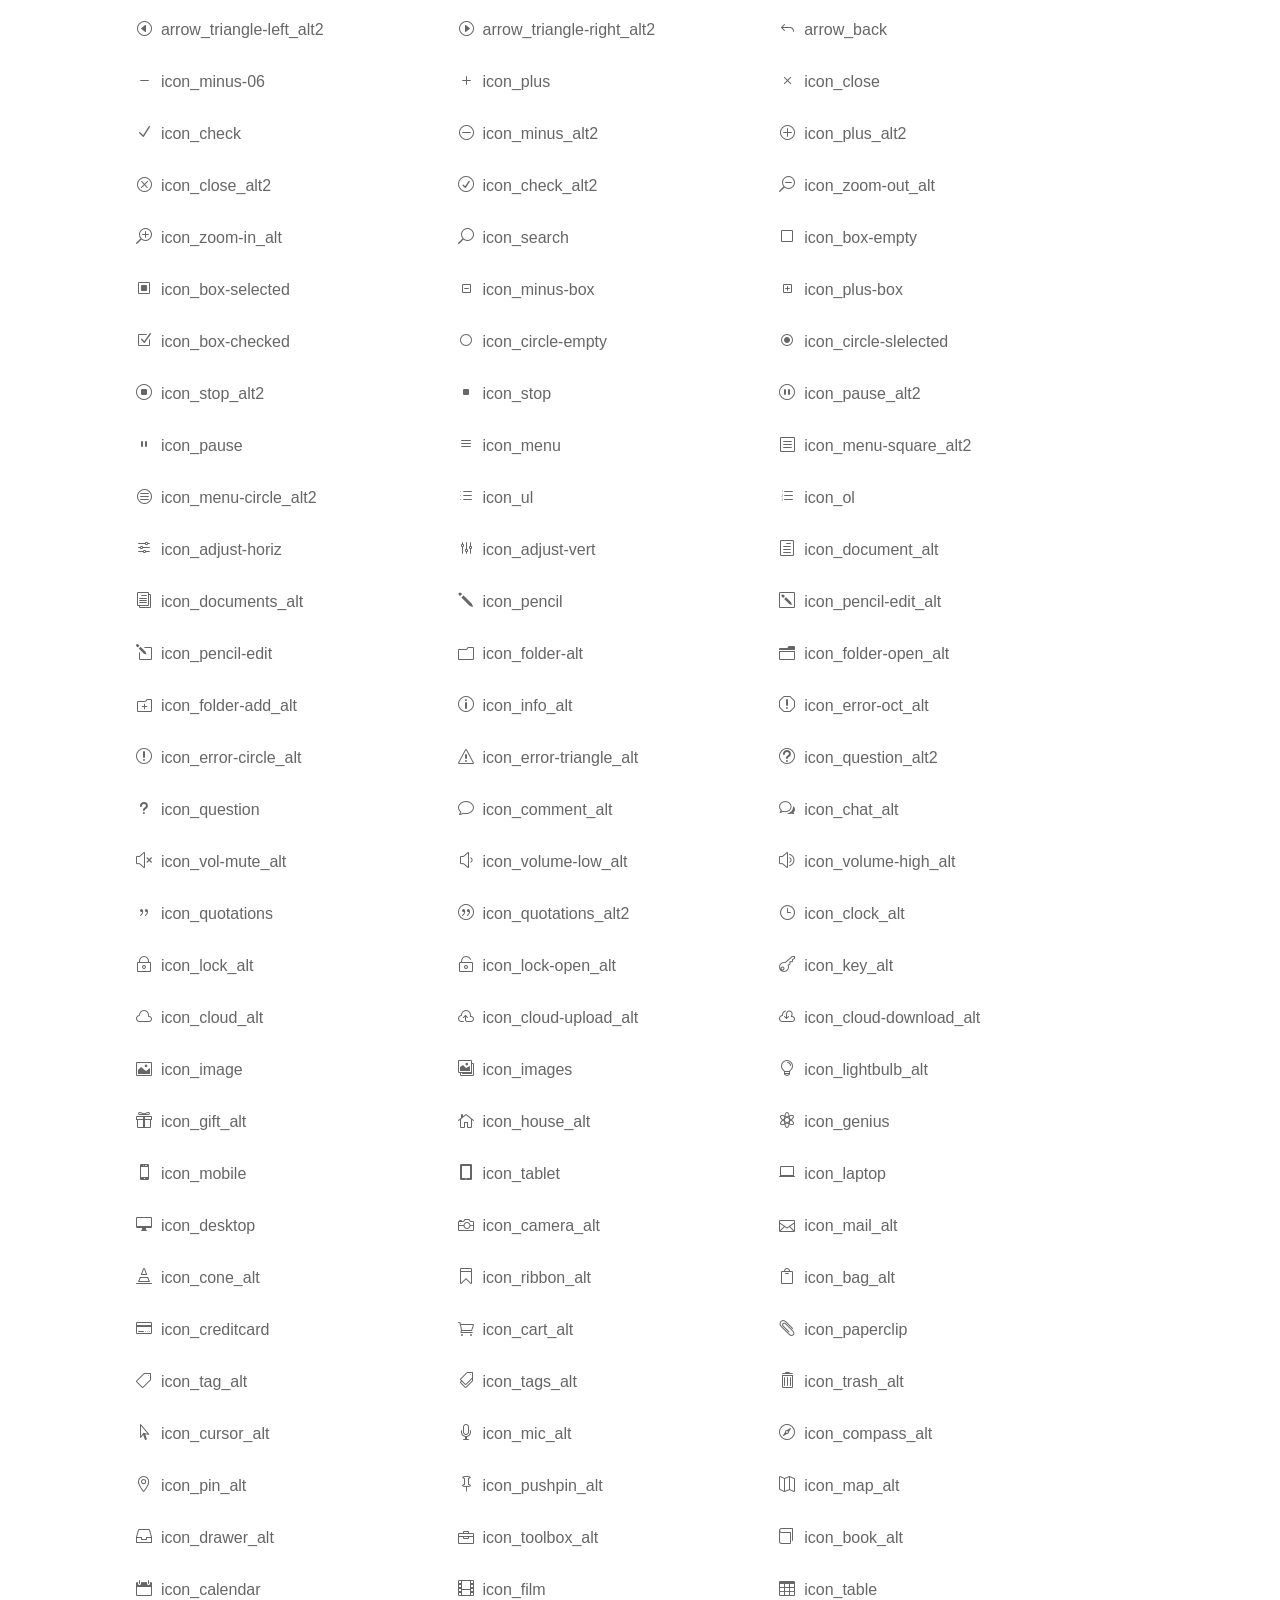
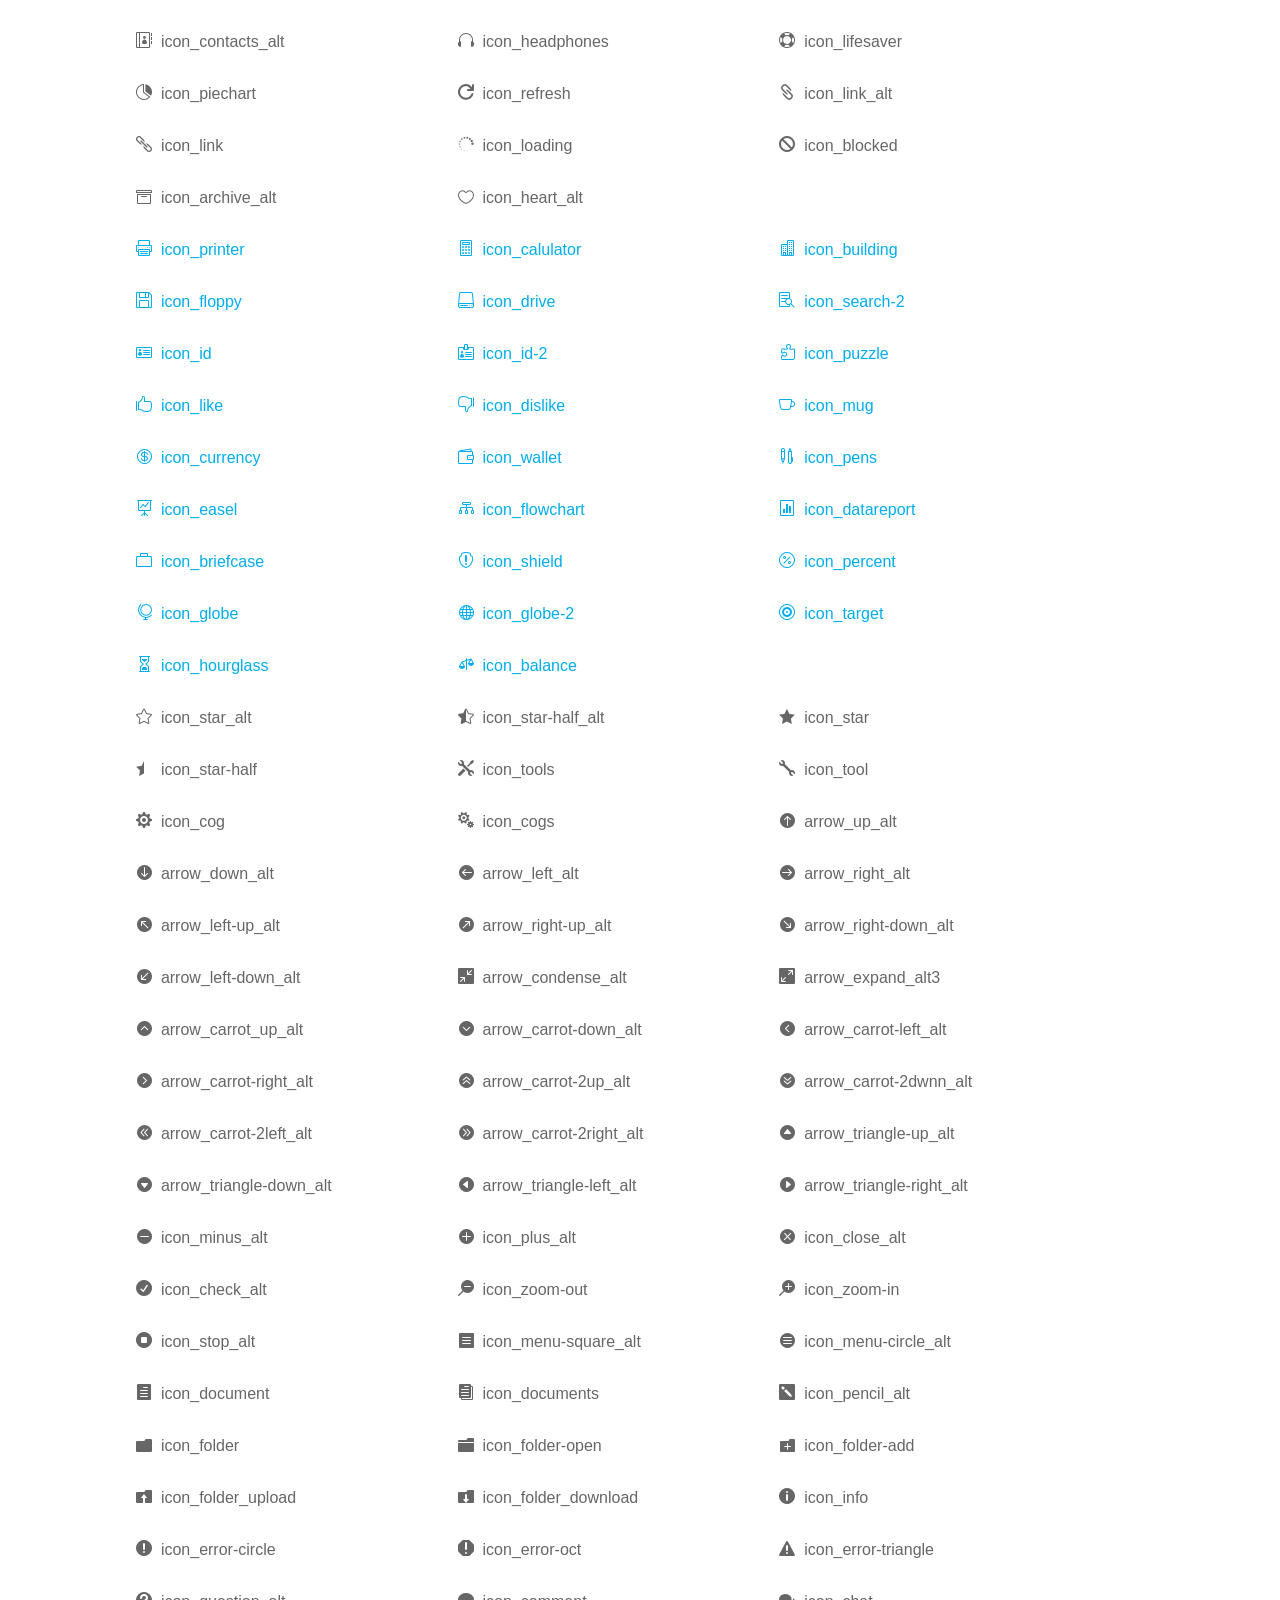
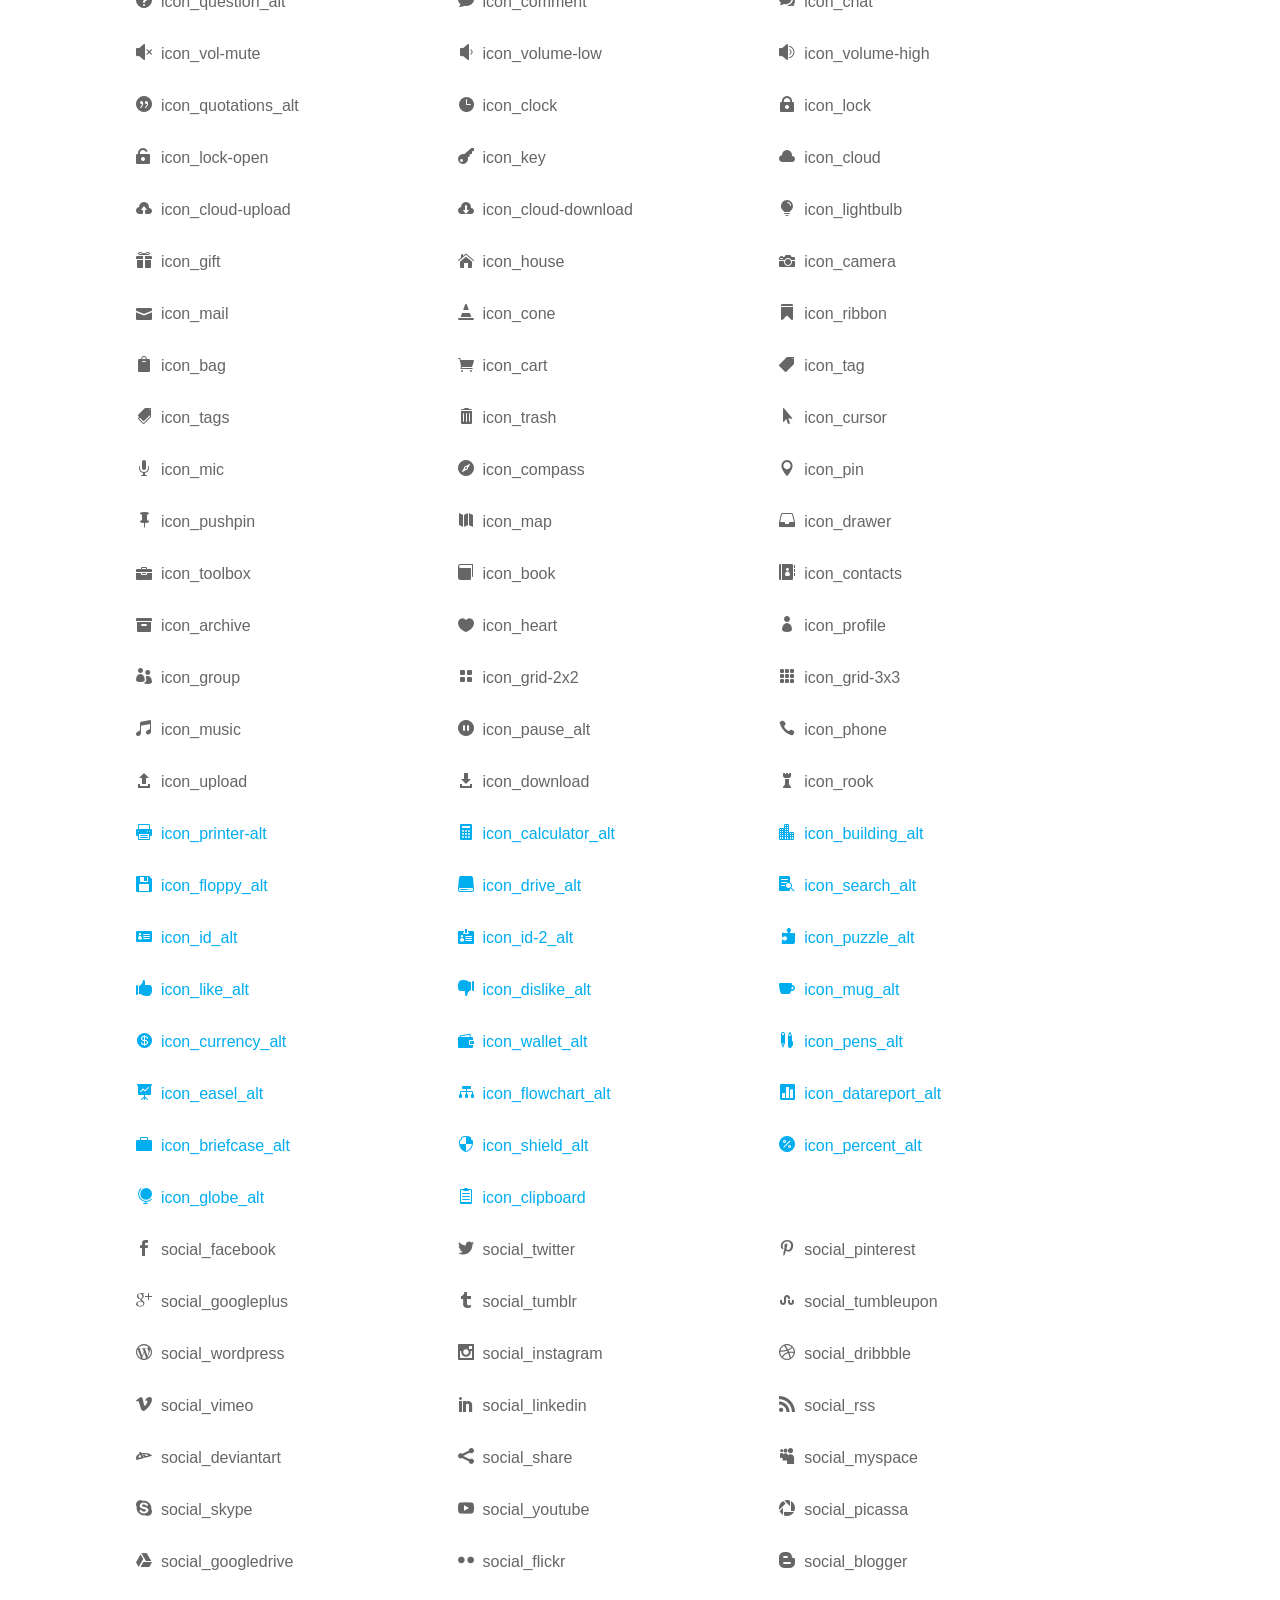
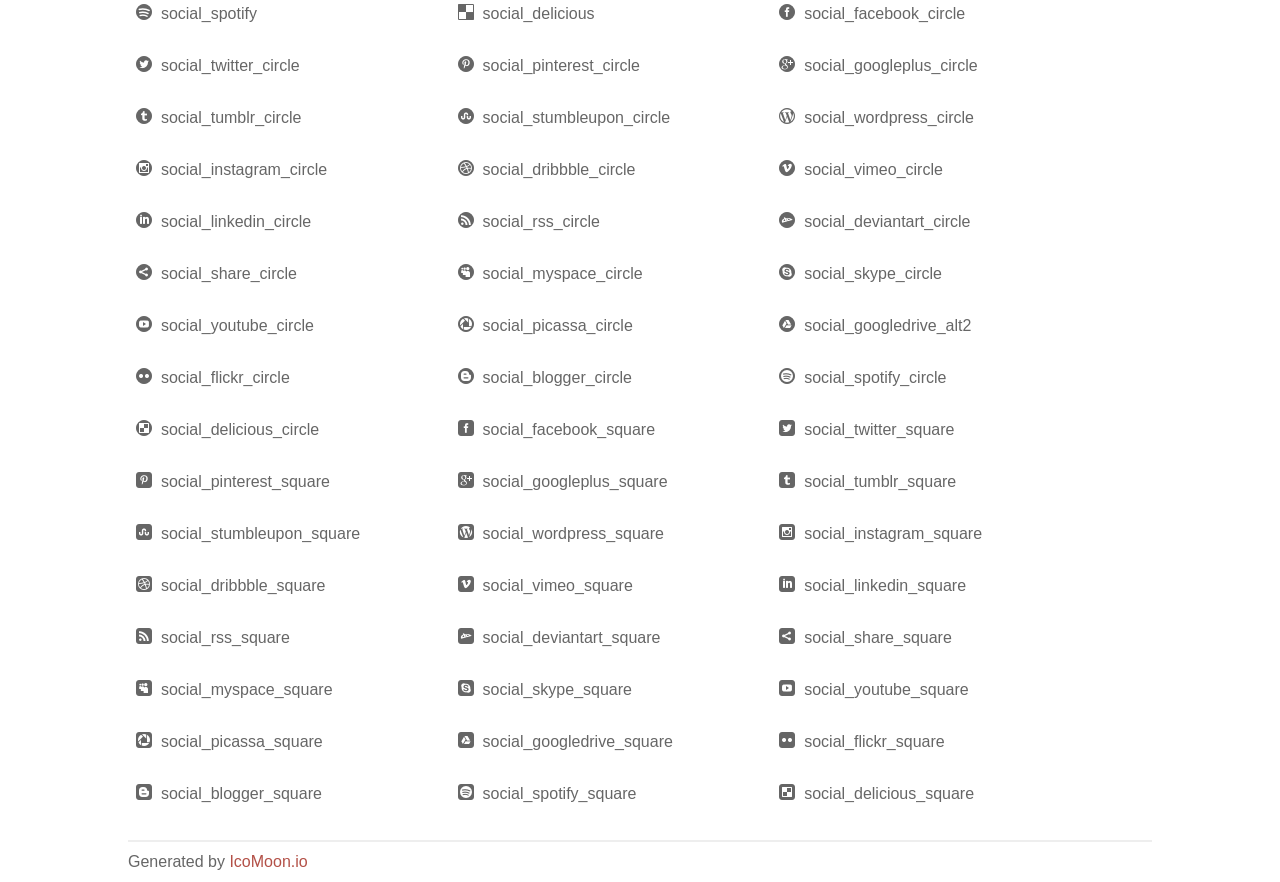
<file: new_front_end/fonts/elegant_font/HTML_CSS/index.html>
<!doctype html>
<html>
<head>
<title>Your Font/Glyphs</title>
<link rel="stylesheet" href="style.css" >
<!--[if lte IE 7]><script src="lte-ie7.js"></script><![endif]-->
<style>
	section, header, footer {display: block;}
	body {
		font-family: sans-serif;
		color: #666;
		line-height: 1.5;
		font-size: 1em;
	}
	* {
		-moz-box-sizing: border-box;
		-webkit-box-sizing: border-box;
		box-sizing: border-box;
		margin: 0;
		padding: 0;
	}
	.glyph {
		float: left;
		text-align: center;
		padding: .75em;
		margin: .4em 1.5em .75em 0;
		width: 6em;
		text-shadow: none;
	}
	
	.glyph input {
		font-family: consolas, monospace;
		font-size: 12px;
		width: 100%;
		text-align: center;
		border: 0;
		box-shadow: 0 0 0 1px #ccc;
		padding: .2em;
                -moz-border-radius: 5px;
                -webkit-border-radius: 5px;
	}
	
	

	.new {
		color:#00adef !important;
	}

	
	.w-main {
		width: 80%;
	}
	.centered {
		margin-left: auto;
		margin-right: auto;
	}
	.fs1 {
		font-size: 2em;
	}
	header {
		margin: 2em 0;
		padding-bottom: .5em;
		color: #666;
		box-shadow: 0 2px #eee;
	}
	header h1 {
		font-size: 2em;
		font-weight: normal;
	}
	.clearfix:before, .clearfix:after { content: ""; display: table; }
	.clearfix:after, .clear { clear: both; }
	footer {
		margin-top: 2em;
		padding: .5em 0;
		box-shadow: 0 -2px #eee;
	}
	a, a:visited {
		color: #B35047;
		text-decoration: none;
	}
	a:hover, a:focus {color: #000;}
	
	.box1 {
		font-size: 16px;
		display: inline-block;
		width: 30%;
		padding: .25em .5em;
		margin: 20px 10px 0 0;
	}
</style>
</head>
<body>
	<div class="w-main centered">
	<section class="mtm clearfix" id="glyphs">
	<div class="glyph">
		<div class="fs1" aria-hidden="true" data-icon="&#x21;"></div>
		<input type="text" readonly value="&amp;#x21;" >
	</div>
	<div class="glyph">
		<div class="fs1" aria-hidden="true" data-icon="&#x22;"></div>
		<input type="text" readonly value="&amp;#x22;" >
	</div>
	<div class="glyph">
		<div class="fs1" aria-hidden="true" data-icon="&#x23;"></div>
		<input type="text" readonly value="&amp;#x23;" >
	</div>
	<div class="glyph">
		<div class="fs1" aria-hidden="true" data-icon="&#x24;"></div>
		<input type="text" readonly value="&amp;#x24;" >
	</div>
	<div class="glyph">
		<div class="fs1" aria-hidden="true" data-icon="&#x25;"></div>
		<input type="text" readonly value="&amp;#x25;" >
	</div>
	<div class="glyph">
		<div class="fs1" aria-hidden="true" data-icon="&#x26;"></div>
		<input type="text" readonly value="&amp;#x26;" >
	</div>
	<div class="glyph">
		<div class="fs1" aria-hidden="true" data-icon="&#x27;"></div>
		<input type="text" readonly value="&amp;#x27;" >
	</div>
	<div class="glyph">
		<div class="fs1" aria-hidden="true" data-icon="&#x28;"></div>
		<input type="text" readonly value="&amp;#x28;" >
	</div>
	<div class="glyph">
		<div class="fs1" aria-hidden="true" data-icon="&#x29;"></div>
		<input type="text" readonly value="&amp;#x29;" >
	</div>
	<div class="glyph">
		<div class="fs1" aria-hidden="true" data-icon="&#x2a;"></div>
		<input type="text" readonly value="&amp;#x2a;" >
	</div>
	<div class="glyph">
		<div class="fs1" aria-hidden="true" data-icon="&#x2b;"></div>
		<input type="text" readonly value="&amp;#x2b;" >
	</div>
	<div class="glyph">
		<div class="fs1" aria-hidden="true" data-icon="&#x2c;"></div>
		<input type="text" readonly value="&amp;#x2c;" >
	</div>
	<div class="glyph">
		<div class="fs1" aria-hidden="true" data-icon="&#x2d;"></div>
		<input type="text" readonly value="&amp;#x2d;" >
	</div>
	<div class="glyph">
		<div class="fs1" aria-hidden="true" data-icon="&#x2e;"></div>
		<input type="text" readonly value="&amp;#x2e;" >
	</div>
	<div class="glyph">
		<div class="fs1" aria-hidden="true" data-icon="&#x2f;"></div>
		<input type="text" readonly value="&amp;#x2f;" >
	</div>
	<div class="glyph">
		<div class="fs1" aria-hidden="true" data-icon="&#x30;"></div>
		<input type="text" readonly value="&amp;#x30;" >
	</div>
	<div class="glyph">
		<div class="fs1" aria-hidden="true" data-icon="&#x31;"></div>
		<input type="text" readonly value="&amp;#x31;" >
	</div>
	<div class="glyph">
		<div class="fs1" aria-hidden="true" data-icon="&#x32;"></div>
		<input type="text" readonly value="&amp;#x32;" >
	</div>
	<div class="glyph">
		<div class="fs1" aria-hidden="true" data-icon="&#x33;"></div>
		<input type="text" readonly value="&amp;#x33;" >
	</div>
	<div class="glyph">
		<div class="fs1" aria-hidden="true" data-icon="&#x34;"></div>
		<input type="text" readonly value="&amp;#x34;" >
	</div>
	<div class="glyph">
		<div class="fs1" aria-hidden="true" data-icon="&#x35;"></div>
		<input type="text" readonly value="&amp;#x35;" >
	</div>
	<div class="glyph">
		<div class="fs1" aria-hidden="true" data-icon="&#x36;"></div>
		<input type="text" readonly value="&amp;#x36;" >
	</div>
	<div class="glyph">
		<div class="fs1" aria-hidden="true" data-icon="&#x37;"></div>
		<input type="text" readonly value="&amp;#x37;" >
	</div>
	<div class="glyph">
		<div class="fs1" aria-hidden="true" data-icon="&#x38;"></div>
		<input type="text" readonly value="&amp;#x38;" >
	</div>
	<div class="glyph">
		<div class="fs1" aria-hidden="true" data-icon="&#x39;"></div>
		<input type="text" readonly value="&amp;#x39;" >
	</div>
	<div class="glyph">
		<div class="fs1" aria-hidden="true" data-icon="&#x3a;"></div>
		<input type="text" readonly value="&amp;#x3a;" >
	</div>
	<div class="glyph">
		<div class="fs1" aria-hidden="true" data-icon="&#x3b;"></div>
		<input type="text" readonly value="&amp;#x3b;" >
	</div>
	<div class="glyph">
		<div class="fs1" aria-hidden="true" data-icon="&#x3c;"></div>
		<input type="text" readonly value="&amp;#x3c;" >
	</div>
	<div class="glyph">
		<div class="fs1" aria-hidden="true" data-icon="&#x3d;"></div>
		<input type="text" readonly value="&amp;#x3d;" >
	</div>
	<div class="glyph">
		<div class="fs1" aria-hidden="true" data-icon="&#x3e;"></div>
		<input type="text" readonly value="&amp;#x3e;" >
	</div>
	<div class="glyph">
		<div class="fs1" aria-hidden="true" data-icon="&#x3f;"></div>
		<input type="text" readonly value="&amp;#x3f;" >
	</div>
	<div class="glyph">
		<div class="fs1" aria-hidden="true" data-icon="&#x40;"></div>
		<input type="text" readonly value="&amp;#x40;" >
	</div>
	<div class="glyph">
		<div class="fs1" aria-hidden="true" data-icon="&#x41;"></div>
		<input type="text" readonly value="&amp;#x41;" >
	</div>
	<div class="glyph">
		<div class="fs1" aria-hidden="true" data-icon="&#x42;"></div>
		<input type="text" readonly value="&amp;#x42;" >
	</div>
	<div class="glyph">
		<div class="fs1" aria-hidden="true" data-icon="&#x43;"></div>
		<input type="text" readonly value="&amp;#x43;" >
	</div>
	<div class="glyph">
		<div class="fs1" aria-hidden="true" data-icon="&#x44;"></div>
		<input type="text" readonly value="&amp;#x44;" >
	</div>
	<div class="glyph">
		<div class="fs1" aria-hidden="true" data-icon="&#x45;"></div>
		<input type="text" readonly value="&amp;#x45;" >
	</div>
	<div class="glyph">
		<div class="fs1" aria-hidden="true" data-icon="&#x46;"></div>
		<input type="text" readonly value="&amp;#x46;" >
	</div>
	<div class="glyph">
		<div class="fs1" aria-hidden="true" data-icon="&#x47;"></div>
		<input type="text" readonly value="&amp;#x47;" >
	</div>
	<div class="glyph">
		<div class="fs1" aria-hidden="true" data-icon="&#x48;"></div>
		<input type="text" readonly value="&amp;#x48;" >
	</div>
	<div class="glyph">
		<div class="fs1" aria-hidden="true" data-icon="&#x49;"></div>
		<input type="text" readonly value="&amp;#x49;" >
	</div>
	<div class="glyph">
		<div class="fs1" aria-hidden="true" data-icon="&#x4a;"></div>
		<input type="text" readonly value="&amp;#x4a;" >
	</div>
	<div class="glyph">
		<div class="fs1" aria-hidden="true" data-icon="&#x4b;"></div>
		<input type="text" readonly value="&amp;#x4b;" >
	</div>
	<div class="glyph">
		<div class="fs1" aria-hidden="true" data-icon="&#x4c;"></div>
		<input type="text" readonly value="&amp;#x4c;" >
	</div>
	<div class="glyph">
		<div class="fs1" aria-hidden="true" data-icon="&#x4d;"></div>
		<input type="text" readonly value="&amp;#x4d;" >
	</div>
	<div class="glyph">
		<div class="fs1" aria-hidden="true" data-icon="&#x4e;"></div>
		<input type="text" readonly value="&amp;#x4e;" >
	</div>
	<div class="glyph">
		<div class="fs1" aria-hidden="true" data-icon="&#x4f;"></div>
		<input type="text" readonly value="&amp;#x4f;" >
	</div>
	<div class="glyph">
		<div class="fs1" aria-hidden="true" data-icon="&#x50;"></div>
		<input type="text" readonly value="&amp;#x50;" >
	</div>
	<div class="glyph">
		<div class="fs1" aria-hidden="true" data-icon="&#x51;"></div>
		<input type="text" readonly value="&amp;#x51;" >
	</div>
	<div class="glyph">
		<div class="fs1" aria-hidden="true" data-icon="&#x52;"></div>
		<input type="text" readonly value="&amp;#x52;" >
	</div>
	<div class="glyph">
		<div class="fs1" aria-hidden="true" data-icon="&#x53;"></div>
		<input type="text" readonly value="&amp;#x53;" >
	</div>
	<div class="glyph">
		<div class="fs1" aria-hidden="true" data-icon="&#x54;"></div>
		<input type="text" readonly value="&amp;#x54;" >
	</div>
	<div class="glyph">
		<div class="fs1" aria-hidden="true" data-icon="&#x55;"></div>
		<input type="text" readonly value="&amp;#x55;" >
	</div>
	<div class="glyph">
		<div class="fs1" aria-hidden="true" data-icon="&#x56;"></div>
		<input type="text" readonly value="&amp;#x56;" >
	</div>
	<div class="glyph">
		<div class="fs1" aria-hidden="true" data-icon="&#x57;"></div>
		<input type="text" readonly value="&amp;#x57;" >
	</div>
	<div class="glyph">
		<div class="fs1" aria-hidden="true" data-icon="&#x58;"></div>
		<input type="text" readonly value="&amp;#x58;" >
	</div>
	<div class="glyph">
		<div class="fs1" aria-hidden="true" data-icon="&#x59;"></div>
		<input type="text" readonly value="&amp;#x59;" >
	</div>
	<div class="glyph">
		<div class="fs1" aria-hidden="true" data-icon="&#x5a;"></div>
		<input type="text" readonly value="&amp;#x5a;" >
	</div>
	<div class="glyph">
		<div class="fs1" aria-hidden="true" data-icon="&#x5b;"></div>
		<input type="text" readonly value="&amp;#x5b;" >
	</div>
	<div class="glyph">
		<div class="fs1" aria-hidden="true" data-icon="&#x5c;"></div>
		<input type="text" readonly value="&amp;#x5c;" >
	</div>
	<div class="glyph">
		<div class="fs1" aria-hidden="true" data-icon="&#x5d;"></div>
		<input type="text" readonly value="&amp;#x5d;" >
	</div>
	<div class="glyph">
		<div class="fs1" aria-hidden="true" data-icon="&#x5e;"></div>
		<input type="text" readonly value="&amp;#x5e;" >
	</div>
	<div class="glyph">
		<div class="fs1" aria-hidden="true" data-icon="&#x5f;"></div>
		<input type="text" readonly value="&amp;#x5f;" >
	</div>
	<div class="glyph">
		<div class="fs1" aria-hidden="true" data-icon="&#x60;"></div>
		<input type="text" readonly value="&amp;#x60;" >
	</div>
	<div class="glyph">
		<div class="fs1" aria-hidden="true" data-icon="&#x61;"></div>
		<input type="text" readonly value="&amp;#x61;" >
	</div>
	<div class="glyph">
		<div class="fs1" aria-hidden="true" data-icon="&#x62;"></div>
		<input type="text" readonly value="&amp;#x62;" >
	</div>
	<div class="glyph">
		<div class="fs1" aria-hidden="true" data-icon="&#x63;"></div>
		<input type="text" readonly value="&amp;#x63;" >
	</div>
	<div class="glyph">
		<div class="fs1" aria-hidden="true" data-icon="&#x64;"></div>
		<input type="text" readonly value="&amp;#x64;" >
	</div>
	<div class="glyph">
		<div class="fs1" aria-hidden="true" data-icon="&#x65;"></div>
		<input type="text" readonly value="&amp;#x65;" >
	</div>
	<div class="glyph">
		<div class="fs1" aria-hidden="true" data-icon="&#x66;"></div>
		<input type="text" readonly value="&amp;#x66;" >
	</div>
	<div class="glyph">
		<div class="fs1" aria-hidden="true" data-icon="&#x67;"></div>
		<input type="text" readonly value="&amp;#x67;" >
	</div>
	<div class="glyph">
		<div class="fs1" aria-hidden="true" data-icon="&#x68;"></div>
		<input type="text" readonly value="&amp;#x68;" >
	</div>
	<div class="glyph">
		<div class="fs1" aria-hidden="true" data-icon="&#x69;"></div>
		<input type="text" readonly value="&amp;#x69;" >
	</div>
	<div class="glyph">
		<div class="fs1" aria-hidden="true" data-icon="&#x6a;"></div>
		<input type="text" readonly value="&amp;#x6a;" >
	</div>
	<div class="glyph">
		<div class="fs1" aria-hidden="true" data-icon="&#x6b;"></div>
		<input type="text" readonly value="&amp;#x6b;" >
	</div>
	<div class="glyph">
		<div class="fs1" aria-hidden="true" data-icon="&#x6c;"></div>
		<input type="text" readonly value="&amp;#x6c;" >
	</div>
	<div class="glyph">
		<div class="fs1" aria-hidden="true" data-icon="&#x6d;"></div>
		<input type="text" readonly value="&amp;#x6d;" >
	</div>
	<div class="glyph">
		<div class="fs1" aria-hidden="true" data-icon="&#x6e;"></div>
		<input type="text" readonly value="&amp;#x6e;" >
	</div>
	<div class="glyph">
		<div class="fs1" aria-hidden="true" data-icon="&#x6f;"></div>
		<input type="text" readonly value="&amp;#x6f;" >
	</div>
	<div class="glyph">
		<div class="fs1" aria-hidden="true" data-icon="&#x70;"></div>
		<input type="text" readonly value="&amp;#x70;" >
	</div>
	<div class="glyph">
		<div class="fs1" aria-hidden="true" data-icon="&#x71;"></div>
		<input type="text" readonly value="&amp;#x71;" >
	</div>
	<div class="glyph">
		<div class="fs1" aria-hidden="true" data-icon="&#x72;"></div>
		<input type="text" readonly value="&amp;#x72;" >
	</div>
	<div class="glyph">
		<div class="fs1" aria-hidden="true" data-icon="&#x73;"></div>
		<input type="text" readonly value="&amp;#x73;" >
	</div>
	<div class="glyph">
		<div class="fs1" aria-hidden="true" data-icon="&#x74;"></div>
		<input type="text" readonly value="&amp;#x74;" >
	</div>
	<div class="glyph">
		<div class="fs1" aria-hidden="true" data-icon="&#x75;"></div>
		<input type="text" readonly value="&amp;#x75;" >
	</div>
	<div class="glyph">
		<div class="fs1" aria-hidden="true" data-icon="&#x76;"></div>
		<input type="text" readonly value="&amp;#x76;" >
	</div>
	<div class="glyph">
		<div class="fs1" aria-hidden="true" data-icon="&#x77;"></div>
		<input type="text" readonly value="&amp;#x77;" >
	</div>
	<div class="glyph">
		<div class="fs1" aria-hidden="true" data-icon="&#x78;"></div>
		<input type="text" readonly value="&amp;#x78;" >
	</div>
	<div class="glyph">
		<div class="fs1" aria-hidden="true" data-icon="&#x79;"></div>
		<input type="text" readonly value="&amp;#x79;" >
	</div>
	<div class="glyph">
		<div class="fs1" aria-hidden="true" data-icon="&#x7a;"></div>
		<input type="text" readonly value="&amp;#x7a;" >
	</div>
	<div class="glyph">
		<div class="fs1" aria-hidden="true" data-icon="&#x7b;"></div>
		<input type="text" readonly value="&amp;#x7b;" >
	</div>
	<div class="glyph">
		<div class="fs1" aria-hidden="true" data-icon="&#x7c;"></div>
		<input type="text" readonly value="&amp;#x7c;" >
	</div>
	<div class="glyph">
		<div class="fs1" aria-hidden="true" data-icon="&#x7d;"></div>
		<input type="text" readonly value="&amp;#x7d;" >
	</div>
	<div class="glyph">
		<div class="fs1" aria-hidden="true" data-icon="&#x7e;"></div>
		<input type="text" readonly value="&amp;#x7e;" >
	</div>
	<div class="glyph">
		<div class="fs1" aria-hidden="true" data-icon="&#xe000;"></div>
		<input type="text" readonly value="&amp;#xe000;" >
	</div>
	<div class="glyph">
		<div class="fs1" aria-hidden="true" data-icon="&#xe001;"></div>
		<input type="text" readonly value="&amp;#xe001;" >
	</div>
	<div class="glyph">
		<div class="fs1" aria-hidden="true" data-icon="&#xe002;"></div>
		<input type="text" readonly value="&amp;#xe002;" >
	</div>
	<div class="glyph">
		<div class="fs1" aria-hidden="true" data-icon="&#xe003;"></div>
		<input type="text" readonly value="&amp;#xe003;" >
	</div>
	<div class="glyph">
		<div class="fs1" aria-hidden="true" data-icon="&#xe004;"></div>
		<input type="text" readonly value="&amp;#xe004;" >
	</div>
	<div class="glyph">
		<div class="fs1" aria-hidden="true" data-icon="&#xe005;"></div>
		<input type="text" readonly value="&amp;#xe005;" >
	</div>
	<div class="glyph">
		<div class="fs1" aria-hidden="true" data-icon="&#xe006;"></div>
		<input type="text" readonly value="&amp;#xe006;" >
	</div>
	<div class="glyph">
		<div class="fs1" aria-hidden="true" data-icon="&#xe007;"></div>
		<input type="text" readonly value="&amp;#xe007;" >
	</div>
	<div class="glyph">
		<div class="fs1" aria-hidden="true" data-icon="&#xe008;"></div>
		<input type="text" readonly value="&amp;#xe008;" >
	</div>
	<div class="glyph">
		<div class="fs1" aria-hidden="true" data-icon="&#xe009;"></div>
		<input type="text" readonly value="&amp;#xe009;" >
	</div>
	<div class="glyph">
		<div class="fs1" aria-hidden="true" data-icon="&#xe00a;"></div>
		<input type="text" readonly value="&amp;#xe00a;" >
	</div>
	<div class="glyph">
		<div class="fs1" aria-hidden="true" data-icon="&#xe00b;"></div>
		<input type="text" readonly value="&amp;#xe00b;" >
	</div>
	<div class="glyph">
		<div class="fs1" aria-hidden="true" data-icon="&#xe00c;"></div>
		<input type="text" readonly value="&amp;#xe00c;" >
	</div>
	<div class="glyph">
		<div class="fs1" aria-hidden="true" data-icon="&#xe00d;"></div>
		<input type="text" readonly value="&amp;#xe00d;" >
	</div>
	<div class="glyph">
		<div class="fs1" aria-hidden="true" data-icon="&#xe00e;"></div>
		<input type="text" readonly value="&amp;#xe00e;" >
	</div>
	<div class="glyph">
		<div class="fs1" aria-hidden="true" data-icon="&#xe00f;"></div>
		<input type="text" readonly value="&amp;#xe00f;" >
	</div>
	<div class="glyph">
		<div class="fs1" aria-hidden="true" data-icon="&#xe010;"></div>
		<input type="text" readonly value="&amp;#xe010;" >
	</div>
	<div class="glyph">
		<div class="fs1" aria-hidden="true" data-icon="&#xe011;"></div>
		<input type="text" readonly value="&amp;#xe011;" >
	</div>
	<div class="glyph">
		<div class="fs1" aria-hidden="true" data-icon="&#xe012;"></div>
		<input type="text" readonly value="&amp;#xe012;" >
	</div>
	<div class="glyph">
		<div class="fs1" aria-hidden="true" data-icon="&#xe013;"></div>
		<input type="text" readonly value="&amp;#xe013;" >
	</div>
	<div class="glyph">
		<div class="fs1" aria-hidden="true" data-icon="&#xe014;"></div>
		<input type="text" readonly value="&amp;#xe014;" >
	</div>
	<div class="glyph">
		<div class="fs1" aria-hidden="true" data-icon="&#xe015;"></div>
		<input type="text" readonly value="&amp;#xe015;" >
	</div>
	<div class="glyph">
		<div class="fs1" aria-hidden="true" data-icon="&#xe016;"></div>
		<input type="text" readonly value="&amp;#xe016;" >
	</div>
	<div class="glyph">
		<div class="fs1" aria-hidden="true" data-icon="&#xe017;"></div>
		<input type="text" readonly value="&amp;#xe017;" >
	</div>
	<div class="glyph">
		<div class="fs1" aria-hidden="true" data-icon="&#xe018;"></div>
		<input type="text" readonly value="&amp;#xe018;" >
	</div>
	<div class="glyph">
		<div class="fs1" aria-hidden="true" data-icon="&#xe019;"></div>
		<input type="text" readonly value="&amp;#xe019;" >
	</div>
	<div class="glyph">
		<div class="fs1" aria-hidden="true" data-icon="&#xe01a;"></div>
		<input type="text" readonly value="&amp;#xe01a;" >
	</div>
	<div class="glyph">
		<div class="fs1" aria-hidden="true" data-icon="&#xe01b;"></div>
		<input type="text" readonly value="&amp;#xe01b;" >
	</div>
	<div class="glyph">
		<div class="fs1" aria-hidden="true" data-icon="&#xe01c;"></div>
		<input type="text" readonly value="&amp;#xe01c;" >
	</div>
	<div class="glyph">
		<div class="fs1" aria-hidden="true" data-icon="&#xe01d;"></div>
		<input type="text" readonly value="&amp;#xe01d;" >
	</div>
	<div class="glyph">
		<div class="fs1" aria-hidden="true" data-icon="&#xe01e;"></div>
		<input type="text" readonly value="&amp;#xe01e;" >
	</div>
	<div class="glyph">
		<div class="fs1" aria-hidden="true" data-icon="&#xe01f;"></div>
		<input type="text" readonly value="&amp;#xe01f;" >
	</div>
	<div class="glyph">
		<div class="fs1" aria-hidden="true" data-icon="&#xe020;"></div>
		<input type="text" readonly value="&amp;#xe020;" >
	</div>
	<div class="glyph">
		<div class="fs1" aria-hidden="true" data-icon="&#xe021;"></div>
		<input type="text" readonly value="&amp;#xe021;" >
	</div>
	<div class="glyph">
		<div class="fs1" aria-hidden="true" data-icon="&#xe022;"></div>
		<input type="text" readonly value="&amp;#xe022;" >
	</div>
	<div class="glyph">
		<div class="fs1" aria-hidden="true" data-icon="&#xe023;"></div>
		<input type="text" readonly value="&amp;#xe023;" >
	</div>
	<div class="glyph">
		<div class="fs1" aria-hidden="true" data-icon="&#xe024;"></div>
		<input type="text" readonly value="&amp;#xe024;" >
	</div>
	<div class="glyph">
		<div class="fs1" aria-hidden="true" data-icon="&#xe025;"></div>
		<input type="text" readonly value="&amp;#xe025;" >
	</div>
	<div class="glyph">
		<div class="fs1" aria-hidden="true" data-icon="&#xe026;"></div>
		<input type="text" readonly value="&amp;#xe026;" >
	</div>
	<div class="glyph">
		<div class="fs1" aria-hidden="true" data-icon="&#xe027;"></div>
		<input type="text" readonly value="&amp;#xe027;" >
	</div>
	<div class="glyph">
		<div class="fs1" aria-hidden="true" data-icon="&#xe028;"></div>
		<input type="text" readonly value="&amp;#xe028;" >
	</div>
	<div class="glyph">
		<div class="fs1" aria-hidden="true" data-icon="&#xe029;"></div>
		<input type="text" readonly value="&amp;#xe029;" >
	</div>
	<div class="glyph">
		<div class="fs1" aria-hidden="true" data-icon="&#xe02a;"></div>
		<input type="text" readonly value="&amp;#xe02a;" >
	</div>
	<div class="glyph">
		<div class="fs1" aria-hidden="true" data-icon="&#xe02b;"></div>
		<input type="text" readonly value="&amp;#xe02b;" >
	</div>
	<div class="glyph">
		<div class="fs1" aria-hidden="true" data-icon="&#xe02c;"></div>
		<input type="text" readonly value="&amp;#xe02c;" >
	</div>
	<div class="glyph">
		<div class="fs1" aria-hidden="true" data-icon="&#xe02d;"></div>
		<input type="text" readonly value="&amp;#xe02d;" >
	</div>
	<div class="glyph">
		<div class="fs1" aria-hidden="true" data-icon="&#xe02e;"></div>
		<input type="text" readonly value="&amp;#xe02e;" >
	</div>
	<div class="glyph">
		<div class="fs1" aria-hidden="true" data-icon="&#xe02f;"></div>
		<input type="text" readonly value="&amp;#xe02f;" >
	</div>
	<div class="glyph">
		<div class="fs1" aria-hidden="true" data-icon="&#xe030;"></div>
		<input type="text" readonly value="&amp;#xe030;" >
	</div>
    
    <div class="new">
    
    <div class="glyph">
		<div class="fs1" aria-hidden="true" data-icon="&#xe103;"></div>
		<input type="text" readonly value="&amp;#xe103;" >
	</div>
	<div class="glyph">
		<div class="fs1" aria-hidden="true" data-icon="&#xe0ee;"></div>
		<input type="text" readonly value="&amp;#xe0ee;" >
	</div>
	<div class="glyph">
		<div class="fs1" aria-hidden="true" data-icon="&#xe0ef;"></div>
		<input type="text" readonly value="&amp;#xe0ef;" >
	</div>
	<div class="glyph">
		<div class="fs1" aria-hidden="true" data-icon="&#xe0e8;"></div>
		<input type="text" readonly value="&amp;#xe0e8;" >
	</div>
	<div class="glyph">
		<div class="fs1" aria-hidden="true" data-icon="&#xe0ea;"></div>
		<input type="text" readonly value="&amp;#xe0ea;" >
	</div>
	<div class="glyph">
		<div class="fs1" aria-hidden="true" data-icon="&#xe101;"></div>
		<input type="text" readonly value="&amp;#xe101;" >
	</div>
	<div class="glyph">
		<div class="fs1" aria-hidden="true" data-icon="&#xe107;"></div>
		<input type="text" readonly value="&amp;#xe107;" >
	</div>
	<div class="glyph">
		<div class="fs1" aria-hidden="true" data-icon="&#xe108;"></div>
		<input type="text" readonly value="&amp;#xe108;" >
	</div>
	<div class="glyph">
		<div class="fs1" aria-hidden="true" data-icon="&#xe102;"></div>
		<input type="text" readonly value="&amp;#xe102;" >
	</div>
	<div class="glyph">
		<div class="fs1" aria-hidden="true" data-icon="&#xe106;"></div>
		<input type="text" readonly value="&amp;#xe106;" >
	</div>
	<div class="glyph">
		<div class="fs1" aria-hidden="true" data-icon="&#xe0eb;"></div>
		<input type="text" readonly value="&amp;#xe0eb;" >
	</div>
	<div class="glyph">
		<div class="fs1" aria-hidden="true" data-icon="&#xe105;"></div>
		<input type="text" readonly value="&amp;#xe105;" >
	</div>
	<div class="glyph">
		<div class="fs1" aria-hidden="true" data-icon="&#xe0ed;"></div>
		<input type="text" readonly value="&amp;#xe0ed;" >
	</div>
	<div class="glyph">
		<div class="fs1" aria-hidden="true" data-icon="&#xe100;"></div>
		<input type="text" readonly value="&amp;#xe100;" >
	</div>
	<div class="glyph">
		<div class="fs1" aria-hidden="true" data-icon="&#xe104;"></div>
		<input type="text" readonly value="&amp;#xe104;" >
	</div>
	<div class="glyph">
		<div class="fs1" aria-hidden="true" data-icon="&#xe0e9;"></div>
		<input type="text" readonly value="&amp;#xe0e9;" >
	</div>
	<div class="glyph">
		<div class="fs1" aria-hidden="true" data-icon="&#xe109;"></div>
		<input type="text" readonly value="&amp;#xe109;" >
	</div>
	<div class="glyph">
		<div class="fs1" aria-hidden="true" data-icon="&#xe0ec;"></div>
		<input type="text" readonly value="&amp;#xe0ec;" >
	</div>
	<div class="glyph">
		<div class="fs1" aria-hidden="true" data-icon="&#xe0fe;"></div>
		<input type="text" readonly value="&amp;#xe0fe;" >
	</div>
	<div class="glyph">
		<div class="fs1" aria-hidden="true" data-icon="&#xe0f6;"></div>
		<input type="text" readonly value="&amp;#xe0f6;" >
	</div>
	<div class="glyph">
		<div class="fs1" aria-hidden="true" data-icon="&#xe0fb;"></div>
		<input type="text" readonly value="&amp;#xe0fb;" >
	</div>
	<div class="glyph">
		<div class="fs1" aria-hidden="true" data-icon="&#xe0e2;"></div>
		<input type="text" readonly value="&amp;#xe0e2;" >
	</div>
	<div class="glyph">
		<div class="fs1" aria-hidden="true" data-icon="&#xe0e3;"></div>
		<input type="text" readonly value="&amp;#xe0e3;" >
	</div>
	<div class="glyph">
		<div class="fs1" aria-hidden="true" data-icon="&#xe0f5;"></div>
		<input type="text" readonly value="&amp;#xe0f5;" >
	</div>
	<div class="glyph">
		<div class="fs1" aria-hidden="true" data-icon="&#xe0e1;"></div>
		<input type="text" readonly value="&amp;#xe0e1;" >
	</div>
	<div class="glyph">
		<div class="fs1" aria-hidden="true" data-icon="&#xe0ff;"></div>
		<input type="text" readonly value="&amp;#xe0ff;" >
	</div>
    
    </div>
    
	<div class="glyph">
		<div class="fs1" aria-hidden="true" data-icon="&#xe031;"></div>
		<input type="text" readonly value="&amp;#xe031;" >
	</div>
	<div class="glyph">
		<div class="fs1" aria-hidden="true" data-icon="&#xe032;"></div>
		<input type="text" readonly value="&amp;#xe032;" >
	</div>
	<div class="glyph">
		<div class="fs1" aria-hidden="true" data-icon="&#xe033;"></div>
		<input type="text" readonly value="&amp;#xe033;" >
	</div>
	<div class="glyph">
		<div class="fs1" aria-hidden="true" data-icon="&#xe034;"></div>
		<input type="text" readonly value="&amp;#xe034;" >
	</div>
	<div class="glyph">
		<div class="fs1" aria-hidden="true" data-icon="&#xe035;"></div>
		<input type="text" readonly value="&amp;#xe035;" >
	</div>
	<div class="glyph">
		<div class="fs1" aria-hidden="true" data-icon="&#xe036;"></div>
		<input type="text" readonly value="&amp;#xe036;" >
	</div>
	<div class="glyph">
		<div class="fs1" aria-hidden="true" data-icon="&#xe037;"></div>
		<input type="text" readonly value="&amp;#xe037;" >
	</div>
	<div class="glyph">
		<div class="fs1" aria-hidden="true" data-icon="&#xe038;"></div>
		<input type="text" readonly value="&amp;#xe038;" >
	</div>
	<div class="glyph">
		<div class="fs1" aria-hidden="true" data-icon="&#xe039;"></div>
		<input type="text" readonly value="&amp;#xe039;" >
	</div>
	<div class="glyph">
		<div class="fs1" aria-hidden="true" data-icon="&#xe03a;"></div>
		<input type="text" readonly value="&amp;#xe03a;" >
	</div>
	<div class="glyph">
		<div class="fs1" aria-hidden="true" data-icon="&#xe03b;"></div>
		<input type="text" readonly value="&amp;#xe03b;" >
	</div>
	<div class="glyph">
		<div class="fs1" aria-hidden="true" data-icon="&#xe03c;"></div>
		<input type="text" readonly value="&amp;#xe03c;" >
	</div>
	<div class="glyph">
		<div class="fs1" aria-hidden="true" data-icon="&#xe03d;"></div>
		<input type="text" readonly value="&amp;#xe03d;" >
	</div>
	<div class="glyph">
		<div class="fs1" aria-hidden="true" data-icon="&#xe03e;"></div>
		<input type="text" readonly value="&amp;#xe03e;" >
	</div>
	<div class="glyph">
		<div class="fs1" aria-hidden="true" data-icon="&#xe03f;"></div>
		<input type="text" readonly value="&amp;#xe03f;" >
	</div>
	<div class="glyph">
		<div class="fs1" aria-hidden="true" data-icon="&#xe040;"></div>
		<input type="text" readonly value="&amp;#xe040;" >
	</div>
	<div class="glyph">
		<div class="fs1" aria-hidden="true" data-icon="&#xe041;"></div>
		<input type="text" readonly value="&amp;#xe041;" >
	</div>
	<div class="glyph">
		<div class="fs1" aria-hidden="true" data-icon="&#xe042;"></div>
		<input type="text" readonly value="&amp;#xe042;" >
	</div>
	<div class="glyph">
		<div class="fs1" aria-hidden="true" data-icon="&#xe043;"></div>
		<input type="text" readonly value="&amp;#xe043;" >
	</div>
	<div class="glyph">
		<div class="fs1" aria-hidden="true" data-icon="&#xe044;"></div>
		<input type="text" readonly value="&amp;#xe044;" >
	</div>
	<div class="glyph">
		<div class="fs1" aria-hidden="true" data-icon="&#xe045;"></div>
		<input type="text" readonly value="&amp;#xe045;" >
	</div>
	<div class="glyph">
		<div class="fs1" aria-hidden="true" data-icon="&#xe046;"></div>
		<input type="text" readonly value="&amp;#xe046;" >
	</div>
	<div class="glyph">
		<div class="fs1" aria-hidden="true" data-icon="&#xe047;"></div>
		<input type="text" readonly value="&amp;#xe047;" >
	</div>
	<div class="glyph">
		<div class="fs1" aria-hidden="true" data-icon="&#xe048;"></div>
		<input type="text" readonly value="&amp;#xe048;" >
	</div>
	<div class="glyph">
		<div class="fs1" aria-hidden="true" data-icon="&#xe049;"></div>
		<input type="text" readonly value="&amp;#xe049;" >
	</div>
	<div class="glyph">
		<div class="fs1" aria-hidden="true" data-icon="&#xe04a;"></div>
		<input type="text" readonly value="&amp;#xe04a;" >
	</div>
	<div class="glyph">
		<div class="fs1" aria-hidden="true" data-icon="&#xe04b;"></div>
		<input type="text" readonly value="&amp;#xe04b;" >
	</div>
	<div class="glyph">
		<div class="fs1" aria-hidden="true" data-icon="&#xe04c;"></div>
		<input type="text" readonly value="&amp;#xe04c;" >
	</div>
	<div class="glyph">
		<div class="fs1" aria-hidden="true" data-icon="&#xe04d;"></div>
		<input type="text" readonly value="&amp;#xe04d;" >
	</div>
	<div class="glyph">
		<div class="fs1" aria-hidden="true" data-icon="&#xe04e;"></div>
		<input type="text" readonly value="&amp;#xe04e;" >
	</div>
	<div class="glyph">
		<div class="fs1" aria-hidden="true" data-icon="&#xe04f;"></div>
		<input type="text" readonly value="&amp;#xe04f;" >
	</div>
	<div class="glyph">
		<div class="fs1" aria-hidden="true" data-icon="&#xe050;"></div>
		<input type="text" readonly value="&amp;#xe050;" >
	</div>
	<div class="glyph">
		<div class="fs1" aria-hidden="true" data-icon="&#xe051;"></div>
		<input type="text" readonly value="&amp;#xe051;" >
	</div>
	<div class="glyph">
		<div class="fs1" aria-hidden="true" data-icon="&#xe052;"></div>
		<input type="text" readonly value="&amp;#xe052;" >
	</div>
	<div class="glyph">
		<div class="fs1" aria-hidden="true" data-icon="&#xe053;"></div>
		<input type="text" readonly value="&amp;#xe053;" >
	</div>
	<div class="glyph">
		<div class="fs1" aria-hidden="true" data-icon="&#xe054;"></div>
		<input type="text" readonly value="&amp;#xe054;" >
	</div>
	<div class="glyph">
		<div class="fs1" aria-hidden="true" data-icon="&#xe055;"></div>
		<input type="text" readonly value="&amp;#xe055;" >
	</div>
	<div class="glyph">
		<div class="fs1" aria-hidden="true" data-icon="&#xe056;"></div>
		<input type="text" readonly value="&amp;#xe056;" >
	</div>
	<div class="glyph">
		<div class="fs1" aria-hidden="true" data-icon="&#xe057;"></div>
		<input type="text" readonly value="&amp;#xe057;" >
	</div>
	<div class="glyph">
		<div class="fs1" aria-hidden="true" data-icon="&#xe058;"></div>
		<input type="text" readonly value="&amp;#xe058;" >
	</div>
	<div class="glyph">
		<div class="fs1" aria-hidden="true" data-icon="&#xe059;"></div>
		<input type="text" readonly value="&amp;#xe059;" >
	</div>
	<div class="glyph">
		<div class="fs1" aria-hidden="true" data-icon="&#xe05a;"></div>
		<input type="text" readonly value="&amp;#xe05a;" >
	</div>
	<div class="glyph">
		<div class="fs1" aria-hidden="true" data-icon="&#xe05b;"></div>
		<input type="text" readonly value="&amp;#xe05b;" >
	</div>
	<div class="glyph">
		<div class="fs1" aria-hidden="true" data-icon="&#xe05c;"></div>
		<input type="text" readonly value="&amp;#xe05c;" >
	</div>
	<div class="glyph">
		<div class="fs1" aria-hidden="true" data-icon="&#xe05d;"></div>
		<input type="text" readonly value="&amp;#xe05d;" >
	</div>
	<div class="glyph">
		<div class="fs1" aria-hidden="true" data-icon="&#xe05e;"></div>
		<input type="text" readonly value="&amp;#xe05e;" >
	</div>
	<div class="glyph">
		<div class="fs1" aria-hidden="true" data-icon="&#xe05f;"></div>
		<input type="text" readonly value="&amp;#xe05f;" >
	</div>
	<div class="glyph">
		<div class="fs1" aria-hidden="true" data-icon="&#xe060;"></div>
		<input type="text" readonly value="&amp;#xe060;" >
	</div>
	<div class="glyph">
		<div class="fs1" aria-hidden="true" data-icon="&#xe061;"></div>
		<input type="text" readonly value="&amp;#xe061;" >
	</div>
	<div class="glyph">
		<div class="fs1" aria-hidden="true" data-icon="&#xe062;"></div>
		<input type="text" readonly value="&amp;#xe062;" >
	</div>
	<div class="glyph">
		<div class="fs1" aria-hidden="true" data-icon="&#xe063;"></div>
		<input type="text" readonly value="&amp;#xe063;" >
	</div>
	<div class="glyph">
		<div class="fs1" aria-hidden="true" data-icon="&#xe064;"></div>
		<input type="text" readonly value="&amp;#xe064;" >
	</div>
	<div class="glyph">
		<div class="fs1" aria-hidden="true" data-icon="&#xe065;"></div>
		<input type="text" readonly value="&amp;#xe065;" >
	</div>
	<div class="glyph">
		<div class="fs1" aria-hidden="true" data-icon="&#xe066;"></div>
		<input type="text" readonly value="&amp;#xe066;" >
	</div>
	<div class="glyph">
		<div class="fs1" aria-hidden="true" data-icon="&#xe067;"></div>
		<input type="text" readonly value="&amp;#xe067;" >
	</div>
	<div class="glyph">
		<div class="fs1" aria-hidden="true" data-icon="&#xe068;"></div>
		<input type="text" readonly value="&amp;#xe068;" >
	</div>
	<div class="glyph">
		<div class="fs1" aria-hidden="true" data-icon="&#xe069;"></div>
		<input type="text" readonly value="&amp;#xe069;" >
	</div>
	<div class="glyph">
		<div class="fs1" aria-hidden="true" data-icon="&#xe06a;"></div>
		<input type="text" readonly value="&amp;#xe06a;" >
	</div>
	<div class="glyph">
		<div class="fs1" aria-hidden="true" data-icon="&#xe06b;"></div>
		<input type="text" readonly value="&amp;#xe06b;" >
	</div>
	<div class="glyph">
		<div class="fs1" aria-hidden="true" data-icon="&#xe06c;"></div>
		<input type="text" readonly value="&amp;#xe06c;" >
	</div>
	<div class="glyph">
		<div class="fs1" aria-hidden="true" data-icon="&#xe06d;"></div>
		<input type="text" readonly value="&amp;#xe06d;" >
	</div>
	<div class="glyph">
		<div class="fs1" aria-hidden="true" data-icon="&#xe06e;"></div>
		<input type="text" readonly value="&amp;#xe06e;" >
	</div>
	<div class="glyph">
		<div class="fs1" aria-hidden="true" data-icon="&#xe06f;"></div>
		<input type="text" readonly value="&amp;#xe06f;" >
	</div>
	<div class="glyph">
		<div class="fs1" aria-hidden="true" data-icon="&#xe070;"></div>
		<input type="text" readonly value="&amp;#xe070;" >
	</div>
	<div class="glyph">
		<div class="fs1" aria-hidden="true" data-icon="&#xe071;"></div>
		<input type="text" readonly value="&amp;#xe071;" >
	</div>
	<div class="glyph">
		<div class="fs1" aria-hidden="true" data-icon="&#xe072;"></div>
		<input type="text" readonly value="&amp;#xe072;" >
	</div>
	<div class="glyph">
		<div class="fs1" aria-hidden="true" data-icon="&#xe073;"></div>
		<input type="text" readonly value="&amp;#xe073;" >
	</div>
	<div class="glyph">
		<div class="fs1" aria-hidden="true" data-icon="&#xe074;"></div>
		<input type="text" readonly value="&amp;#xe074;" >
	</div>
	<div class="glyph">
		<div class="fs1" aria-hidden="true" data-icon="&#xe075;"></div>
		<input type="text" readonly value="&amp;#xe075;" >
	</div>
	<div class="glyph">
		<div class="fs1" aria-hidden="true" data-icon="&#xe076;"></div>
		<input type="text" readonly value="&amp;#xe076;" >
	</div>
	<div class="glyph">
		<div class="fs1" aria-hidden="true" data-icon="&#xe077;"></div>
		<input type="text" readonly value="&amp;#xe077;" >
	</div>
	<div class="glyph">
		<div class="fs1" aria-hidden="true" data-icon="&#xe078;"></div>
		<input type="text" readonly value="&amp;#xe078;" >
	</div>
	<div class="glyph">
		<div class="fs1" aria-hidden="true" data-icon="&#xe079;"></div>
		<input type="text" readonly value="&amp;#xe079;" >
	</div>
	<div class="glyph">
		<div class="fs1" aria-hidden="true" data-icon="&#xe07a;"></div>
		<input type="text" readonly value="&amp;#xe07a;" >
	</div>
	<div class="glyph">
		<div class="fs1" aria-hidden="true" data-icon="&#xe07b;"></div>
		<input type="text" readonly value="&amp;#xe07b;" >
	</div>
	<div class="glyph">
		<div class="fs1" aria-hidden="true" data-icon="&#xe07c;"></div>
		<input type="text" readonly value="&amp;#xe07c;" >
	</div>
	<div class="glyph">
		<div class="fs1" aria-hidden="true" data-icon="&#xe07d;"></div>
		<input type="text" readonly value="&amp;#xe07d;" >
	</div>
	<div class="glyph">
		<div class="fs1" aria-hidden="true" data-icon="&#xe07e;"></div>
		<input type="text" readonly value="&amp;#xe07e;" >
	</div>
	<div class="glyph">
		<div class="fs1" aria-hidden="true" data-icon="&#xe07f;"></div>
		<input type="text" readonly value="&amp;#xe07f;" >
	</div>
	<div class="glyph">
		<div class="fs1" aria-hidden="true" data-icon="&#xe080;"></div>
		<input type="text" readonly value="&amp;#xe080;" >
	</div>
	<div class="glyph">
		<div class="fs1" aria-hidden="true" data-icon="&#xe081;"></div>
		<input type="text" readonly value="&amp;#xe081;" >
	</div>
	<div class="glyph">
		<div class="fs1" aria-hidden="true" data-icon="&#xe082;"></div>
		<input type="text" readonly value="&amp;#xe082;" >
	</div>
	<div class="glyph">
		<div class="fs1" aria-hidden="true" data-icon="&#xe083;"></div>
		<input type="text" readonly value="&amp;#xe083;" >
	</div>
	<div class="glyph">
		<div class="fs1" aria-hidden="true" data-icon="&#xe084;"></div>
		<input type="text" readonly value="&amp;#xe084;" >
	</div>
	<div class="glyph">
		<div class="fs1" aria-hidden="true" data-icon="&#xe085;"></div>
		<input type="text" readonly value="&amp;#xe085;" >
	</div>
	<div class="glyph">
		<div class="fs1" aria-hidden="true" data-icon="&#xe086;"></div>
		<input type="text" readonly value="&amp;#xe086;" >
	</div>
	<div class="glyph">
		<div class="fs1" aria-hidden="true" data-icon="&#xe087;"></div>
		<input type="text" readonly value="&amp;#xe087;" >
	</div>
	<div class="glyph">
		<div class="fs1" aria-hidden="true" data-icon="&#xe088;"></div>
		<input type="text" readonly value="&amp;#xe088;" >
	</div>
	<div class="glyph">
		<div class="fs1" aria-hidden="true" data-icon="&#xe089;"></div>
		<input type="text" readonly value="&amp;#xe089;" >
	</div>
	<div class="glyph">
		<div class="fs1" aria-hidden="true" data-icon="&#xe08a;"></div>
		<input type="text" readonly value="&amp;#xe08a;" >
	</div>
	<div class="glyph">
		<div class="fs1" aria-hidden="true" data-icon="&#xe08b;"></div>
		<input type="text" readonly value="&amp;#xe08b;" >
	</div>
	<div class="glyph">
		<div class="fs1" aria-hidden="true" data-icon="&#xe08c;"></div>
		<input type="text" readonly value="&amp;#xe08c;" >
	</div>
	<div class="glyph">
		<div class="fs1" aria-hidden="true" data-icon="&#xe08d;"></div>
		<input type="text" readonly value="&amp;#xe08d;" >
	</div>
	<div class="glyph">
		<div class="fs1" aria-hidden="true" data-icon="&#xe08e;"></div>
		<input type="text" readonly value="&amp;#xe08e;" >
	</div>
	<div class="glyph">
		<div class="fs1" aria-hidden="true" data-icon="&#xe08f;"></div>
		<input type="text" readonly value="&amp;#xe08f;" >
	</div>
	<div class="glyph">
		<div class="fs1" aria-hidden="true" data-icon="&#xe090;"></div>
		<input type="text" readonly value="&amp;#xe090;" >
	</div>
	<div class="glyph">
		<div class="fs1" aria-hidden="true" data-icon="&#xe091;"></div>
		<input type="text" readonly value="&amp;#xe091;" >
	</div>
	<div class="glyph">
		<div class="fs1" aria-hidden="true" data-icon="&#xe092;"></div>
		<input type="text" readonly value="&amp;#xe092;" >
	</div>
    
    <div class="new">
    
    <div class="glyph">
		<div class="fs1" aria-hidden="true" data-icon="&#xe0f8;"></div>
		<input type="text" readonly value="&amp;#xe0f8;" >
	</div>
	<div class="glyph">
		<div class="fs1" aria-hidden="true" data-icon="&#xe0fa;"></div>
		<input type="text" readonly value="&amp;#xe0fa;" >
	</div>
	<div class="glyph">
		<div class="fs1" aria-hidden="true" data-icon="&#xe0e7;"></div>
		<input type="text" readonly value="&amp;#xe0e7;" >
	</div>
	<div class="glyph">
		<div class="fs1" aria-hidden="true" data-icon="&#xe0fd;"></div>
		<input type="text" readonly value="&amp;#xe0fd;" >
	</div>
	<div class="glyph">
		<div class="fs1" aria-hidden="true" data-icon="&#xe0e4;"></div>
		<input type="text" readonly value="&amp;#xe0e4;" >
	</div>
	<div class="glyph">
		<div class="fs1" aria-hidden="true" data-icon="&#xe0e5;"></div>
		<input type="text" readonly value="&amp;#xe0e5;" >
	</div>
	<div class="glyph">
		<div class="fs1" aria-hidden="true" data-icon="&#xe0f7;"></div>
		<input type="text" readonly value="&amp;#xe0f7;" >
	</div>
	<div class="glyph">
		<div class="fs1" aria-hidden="true" data-icon="&#xe0e0;"></div>
		<input type="text" readonly value="&amp;#xe0e0;" >
	</div>
	<div class="glyph">
		<div class="fs1" aria-hidden="true" data-icon="&#xe0fc;"></div>
		<input type="text" readonly value="&amp;#xe0fc;" >
	</div>
	<div class="glyph">
		<div class="fs1" aria-hidden="true" data-icon="&#xe0f9;"></div>
		<input type="text" readonly value="&amp;#xe0f9;" >
	</div>
	<div class="glyph">
		<div class="fs1" aria-hidden="true" data-icon="&#xe0dd;"></div>
		<input type="text" readonly value="&amp;#xe0dd;" >
	</div>
	<div class="glyph">
		<div class="fs1" aria-hidden="true" data-icon="&#xe0f1;"></div>
		<input type="text" readonly value="&amp;#xe0f1;" >
	</div>
	<div class="glyph">
		<div class="fs1" aria-hidden="true" data-icon="&#xe0dc;"></div>
		<input type="text" readonly value="&amp;#xe0dc;" >
	</div>
	<div class="glyph">
		<div class="fs1" aria-hidden="true" data-icon="&#xe0f3;"></div>
		<input type="text" readonly value="&amp;#xe0f3;" >
	</div>
	<div class="glyph">
		<div class="fs1" aria-hidden="true" data-icon="&#xe0d8;"></div>
		<input type="text" readonly value="&amp;#xe0d8;" >
	</div>
	<div class="glyph">
		<div class="fs1" aria-hidden="true" data-icon="&#xe0db;"></div>
		<input type="text" readonly value="&amp;#xe0db;" >
	</div>
	<div class="glyph">
		<div class="fs1" aria-hidden="true" data-icon="&#xe0f0;"></div>
		<input type="text" readonly value="&amp;#xe0f0;" >
	</div>
	<div class="glyph">
		<div class="fs1" aria-hidden="true" data-icon="&#xe0df;"></div>
		<input type="text" readonly value="&amp;#xe0df;" >
	</div>
	<div class="glyph">
		<div class="fs1" aria-hidden="true" data-icon="&#xe0f2;"></div>
		<input type="text" readonly value="&amp;#xe0f2;" >
	</div>
	<div class="glyph">
		<div class="fs1" aria-hidden="true" data-icon="&#xe0f4;"></div>
		<input type="text" readonly value="&amp;#xe0f4;" >
	</div>
	<div class="glyph">
		<div class="fs1" aria-hidden="true" data-icon="&#xe0d9;"></div>
		<input type="text" readonly value="&amp;#xe0d9;" >
	</div>
	<div class="glyph">
		<div class="fs1" aria-hidden="true" data-icon="&#xe0da;"></div>
		<input type="text" readonly value="&amp;#xe0da;" >
	</div>
	<div class="glyph">
		<div class="fs1" aria-hidden="true" data-icon="&#xe0de;"></div>
		<input type="text" readonly value="&amp;#xe0de;" >
	</div>
	<div class="glyph">
		<div class="fs1" aria-hidden="true" data-icon="&#xe0e6;"></div>
		<input type="text" readonly value="&amp;#xe0e6;" >
	</div>
    
    </div>
    
	<div class="glyph">
		<div class="fs1" aria-hidden="true" data-icon="&#xe093;"></div>
		<input type="text" readonly value="&amp;#xe093;" >
	</div>
	<div class="glyph">
		<div class="fs1" aria-hidden="true" data-icon="&#xe094;"></div>
		<input type="text" readonly value="&amp;#xe094;" >
	</div>
	<div class="glyph">
		<div class="fs1" aria-hidden="true" data-icon="&#xe095;"></div>
		<input type="text" readonly value="&amp;#xe095;" >
	</div>
	<div class="glyph">
		<div class="fs1" aria-hidden="true" data-icon="&#xe096;"></div>
		<input type="text" readonly value="&amp;#xe096;" >
	</div>
	<div class="glyph">
		<div class="fs1" aria-hidden="true" data-icon="&#xe097;"></div>
		<input type="text" readonly value="&amp;#xe097;" >
	</div>
	<div class="glyph">
		<div class="fs1" aria-hidden="true" data-icon="&#xe098;"></div>
		<input type="text" readonly value="&amp;#xe098;" >
	</div>
	<div class="glyph">
		<div class="fs1" aria-hidden="true" data-icon="&#xe099;"></div>
		<input type="text" readonly value="&amp;#xe099;" >
	</div>
	<div class="glyph">
		<div class="fs1" aria-hidden="true" data-icon="&#xe09a;"></div>
		<input type="text" readonly value="&amp;#xe09a;" >
	</div>
	<div class="glyph">
		<div class="fs1" aria-hidden="true" data-icon="&#xe09b;"></div>
		<input type="text" readonly value="&amp;#xe09b;" >
	</div>
	<div class="glyph">
		<div class="fs1" aria-hidden="true" data-icon="&#xe09c;"></div>
		<input type="text" readonly value="&amp;#xe09c;" >
	</div>
	<div class="glyph">
		<div class="fs1" aria-hidden="true" data-icon="&#xe09d;"></div>
		<input type="text" readonly value="&amp;#xe09d;" >
	</div>
	<div class="glyph">
		<div class="fs1" aria-hidden="true" data-icon="&#xe09e;"></div>
		<input type="text" readonly value="&amp;#xe09e;" >
	</div>
	<div class="glyph">
		<div class="fs1" aria-hidden="true" data-icon="&#xe09f;"></div>
		<input type="text" readonly value="&amp;#xe09f;" >
	</div>
	<div class="glyph">
		<div class="fs1" aria-hidden="true" data-icon="&#xe0a0;"></div>
		<input type="text" readonly value="&amp;#xe0a0;" >
	</div>
	<div class="glyph">
		<div class="fs1" aria-hidden="true" data-icon="&#xe0a1;"></div>
		<input type="text" readonly value="&amp;#xe0a1;" >
	</div>
	<div class="glyph">
		<div class="fs1" aria-hidden="true" data-icon="&#xe0a2;"></div>
		<input type="text" readonly value="&amp;#xe0a2;" >
	</div>
	<div class="glyph">
		<div class="fs1" aria-hidden="true" data-icon="&#xe0a3;"></div>
		<input type="text" readonly value="&amp;#xe0a3;" >
	</div>
	<div class="glyph">
		<div class="fs1" aria-hidden="true" data-icon="&#xe0a4;"></div>
		<input type="text" readonly value="&amp;#xe0a4;" >
	</div>
	<div class="glyph">
		<div class="fs1" aria-hidden="true" data-icon="&#xe0a5;"></div>
		<input type="text" readonly value="&amp;#xe0a5;" >
	</div>
	<div class="glyph">
		<div class="fs1" aria-hidden="true" data-icon="&#xe0a6;"></div>
		<input type="text" readonly value="&amp;#xe0a6;" >
	</div>
	<div class="glyph">
		<div class="fs1" aria-hidden="true" data-icon="&#xe0a7;"></div>
		<input type="text" readonly value="&amp;#xe0a7;" >
	</div>
	<div class="glyph">
		<div class="fs1" aria-hidden="true" data-icon="&#xe0a8;"></div>
		<input type="text" readonly value="&amp;#xe0a8;" >
	</div>
	<div class="glyph">
		<div class="fs1" aria-hidden="true" data-icon="&#xe0a9;"></div>
		<input type="text" readonly value="&amp;#xe0a9;" >
	</div>
	<div class="glyph">
		<div class="fs1" aria-hidden="true" data-icon="&#xe0aa;"></div>
		<input type="text" readonly value="&amp;#xe0aa;" >
	</div>
	<div class="glyph">
		<div class="fs1" aria-hidden="true" data-icon="&#xe0ab;"></div>
		<input type="text" readonly value="&amp;#xe0ab;" >
	</div>
	<div class="glyph">
		<div class="fs1" aria-hidden="true" data-icon="&#xe0ac;"></div>
		<input type="text" readonly value="&amp;#xe0ac;" >
	</div>
	<div class="glyph">
		<div class="fs1" aria-hidden="true" data-icon="&#xe0ad;"></div>
		<input type="text" readonly value="&amp;#xe0ad;" >
	</div>
	<div class="glyph">
		<div class="fs1" aria-hidden="true" data-icon="&#xe0ae;"></div>
		<input type="text" readonly value="&amp;#xe0ae;" >
	</div>
	<div class="glyph">
		<div class="fs1" aria-hidden="true" data-icon="&#xe0af;"></div>
		<input type="text" readonly value="&amp;#xe0af;" >
	</div>
	<div class="glyph">
		<div class="fs1" aria-hidden="true" data-icon="&#xe0b0;"></div>
		<input type="text" readonly value="&amp;#xe0b0;" >
	</div>
	<div class="glyph">
		<div class="fs1" aria-hidden="true" data-icon="&#xe0b1;"></div>
		<input type="text" readonly value="&amp;#xe0b1;" >
	</div>
	<div class="glyph">
		<div class="fs1" aria-hidden="true" data-icon="&#xe0b2;"></div>
		<input type="text" readonly value="&amp;#xe0b2;" >
	</div>
	<div class="glyph">
		<div class="fs1" aria-hidden="true" data-icon="&#xe0b3;"></div>
		<input type="text" readonly value="&amp;#xe0b3;" >
	</div>
	<div class="glyph">
		<div class="fs1" aria-hidden="true" data-icon="&#xe0b4;"></div>
		<input type="text" readonly value="&amp;#xe0b4;" >
	</div>
	<div class="glyph">
		<div class="fs1" aria-hidden="true" data-icon="&#xe0b5;"></div>
		<input type="text" readonly value="&amp;#xe0b5;" >
	</div>
	<div class="glyph">
		<div class="fs1" aria-hidden="true" data-icon="&#xe0b6;"></div>
		<input type="text" readonly value="&amp;#xe0b6;" >
	</div>
	<div class="glyph">
		<div class="fs1" aria-hidden="true" data-icon="&#xe0b7;"></div>
		<input type="text" readonly value="&amp;#xe0b7;" >
	</div>
	<div class="glyph">
		<div class="fs1" aria-hidden="true" data-icon="&#xe0b8;"></div>
		<input type="text" readonly value="&amp;#xe0b8;" >
	</div>
	<div class="glyph">
		<div class="fs1" aria-hidden="true" data-icon="&#xe0b9;"></div>
		<input type="text" readonly value="&amp;#xe0b9;" >
	</div>
	<div class="glyph">
		<div class="fs1" aria-hidden="true" data-icon="&#xe0ba;"></div>
		<input type="text" readonly value="&amp;#xe0ba;" >
	</div>
	<div class="glyph">
		<div class="fs1" aria-hidden="true" data-icon="&#xe0bb;"></div>
		<input type="text" readonly value="&amp;#xe0bb;" >
	</div>
	<div class="glyph">
		<div class="fs1" aria-hidden="true" data-icon="&#xe0bc;"></div>
		<input type="text" readonly value="&amp;#xe0bc;" >
	</div>
	<div class="glyph">
		<div class="fs1" aria-hidden="true" data-icon="&#xe0bd;"></div>
		<input type="text" readonly value="&amp;#xe0bd;" >
	</div>
	<div class="glyph">
		<div class="fs1" aria-hidden="true" data-icon="&#xe0be;"></div>
		<input type="text" readonly value="&amp;#xe0be;" >
	</div>
	<div class="glyph">
		<div class="fs1" aria-hidden="true" data-icon="&#xe0bf;"></div>
		<input type="text" readonly value="&amp;#xe0bf;" >
	</div>
	<div class="glyph">
		<div class="fs1" aria-hidden="true" data-icon="&#xe0c0;"></div>
		<input type="text" readonly value="&amp;#xe0c0;" >
	</div>
	<div class="glyph">
		<div class="fs1" aria-hidden="true" data-icon="&#xe0c1;"></div>
		<input type="text" readonly value="&amp;#xe0c1;" >
	</div>
	<div class="glyph">
		<div class="fs1" aria-hidden="true" data-icon="&#xe0c2;"></div>
		<input type="text" readonly value="&amp;#xe0c2;" >
	</div>
	<div class="glyph">
		<div class="fs1" aria-hidden="true" data-icon="&#xe0c3;"></div>
		<input type="text" readonly value="&amp;#xe0c3;" >
	</div>
	<div class="glyph">
		<div class="fs1" aria-hidden="true" data-icon="&#xe0c4;"></div>
		<input type="text" readonly value="&amp;#xe0c4;" >
	</div>
	<div class="glyph">
		<div class="fs1" aria-hidden="true" data-icon="&#xe0c5;"></div>
		<input type="text" readonly value="&amp;#xe0c5;" >
	</div>
	<div class="glyph">
		<div class="fs1" aria-hidden="true" data-icon="&#xe0c6;"></div>
		<input type="text" readonly value="&amp;#xe0c6;" >
	</div>
	<div class="glyph">
		<div class="fs1" aria-hidden="true" data-icon="&#xe0c7;"></div>
		<input type="text" readonly value="&amp;#xe0c7;" >
	</div>
	<div class="glyph">
		<div class="fs1" aria-hidden="true" data-icon="&#xe0c8;"></div>
		<input type="text" readonly value="&amp;#xe0c8;" >
	</div>
	<div class="glyph">
		<div class="fs1" aria-hidden="true" data-icon="&#xe0c9;"></div>
		<input type="text" readonly value="&amp;#xe0c9;" >
	</div>
	<div class="glyph">
		<div class="fs1" aria-hidden="true" data-icon="&#xe0ca;"></div>
		<input type="text" readonly value="&amp;#xe0ca;" >
	</div>
	<div class="glyph">
		<div class="fs1" aria-hidden="true" data-icon="&#xe0cb;"></div>
		<input type="text" readonly value="&amp;#xe0cb;" >
	</div>
	<div class="glyph">
		<div class="fs1" aria-hidden="true" data-icon="&#xe0cc;"></div>
		<input type="text" readonly value="&amp;#xe0cc;" >
	</div>
	<div class="glyph">
		<div class="fs1" aria-hidden="true" data-icon="&#xe0cd;"></div>
		<input type="text" readonly value="&amp;#xe0cd;" >
	</div>
	<div class="glyph">
		<div class="fs1" aria-hidden="true" data-icon="&#xe0ce;"></div>
		<input type="text" readonly value="&amp;#xe0ce;" >
	</div>
	<div class="glyph">
		<div class="fs1" aria-hidden="true" data-icon="&#xe0cf;"></div>
		<input type="text" readonly value="&amp;#xe0cf;" >
	</div>
	<div class="glyph">
		<div class="fs1" aria-hidden="true" data-icon="&#xe0d0;"></div>
		<input type="text" readonly value="&amp;#xe0d0;" >
	</div>
	<div class="glyph">
		<div class="fs1" aria-hidden="true" data-icon="&#xe0d1;"></div>
		<input type="text" readonly value="&amp;#xe0d1;" >
	</div>
	<div class="glyph">
		<div class="fs1" aria-hidden="true" data-icon="&#xe0d2;"></div>
		<input type="text" readonly value="&amp;#xe0d2;" >
	</div>
	<div class="glyph">
		<div class="fs1" aria-hidden="true" data-icon="&#xe0d3;"></div>
		<input type="text" readonly value="&amp;#xe0d3;" >
	</div>    
	<div class="glyph">
		<div class="fs1" aria-hidden="true" data-icon="&#xe0d4;"></div>
		<input type="text" readonly value="&amp;#xe0d4;" >
	</div>
	<div class="glyph">
		<div class="fs1" aria-hidden="true" data-icon="&#xe0d5;"></div>
		<input type="text" readonly value="&amp;#xe0d5;" >
	</div>
	<div class="glyph">
		<div class="fs1" aria-hidden="true" data-icon="&#xe0d6;"></div>
		<input type="text" readonly value="&amp;#xe0d6;" >
	</div>
	<div class="glyph">
		<div class="fs1" aria-hidden="true" data-icon="&#xe0d7;"></div>
		<input type="text" readonly value="&amp;#xe0d7;" >
	</div>    
	</section>
	<div class="clear"></div>
	<section class="mtm clearfix" id="glyphs">
	<header>
		<h1>Class Names</h1>
	</header>
	<span class="box1">
		<span aria-hidden="true" class="arrow_up"></span>
		&nbsp;arrow_up
	</span>
	<span class="box1">
		<span aria-hidden="true" class="arrow_down"></span>
		&nbsp;arrow_down
	</span>
	<span class="box1">
		<span aria-hidden="true" class="arrow_left"></span>
		&nbsp;arrow_left
	</span>
	<span class="box1">
		<span aria-hidden="true" class="arrow_right"></span>
		&nbsp;arrow_right
	</span>
	<span class="box1">
		<span aria-hidden="true" class="arrow_left-up"></span>
		&nbsp;arrow_left-up
	</span>
	<span class="box1">
		<span aria-hidden="true" class="arrow_right-up"></span>
		&nbsp;arrow_right-up
	</span>
	<span class="box1">
		<span aria-hidden="true" class="arrow_right-down"></span>
		&nbsp;arrow_right-down
	</span>
	<span class="box1">
		<span aria-hidden="true" class="arrow_left-down"></span>
		&nbsp;arrow_left-down
	</span>
	<span class="box1">
		<span aria-hidden="true" class="arrow-up-down"></span>
		&nbsp;arrow-up-down
	</span>
	<span class="box1">
		<span aria-hidden="true" class="arrow_up-down_alt"></span>
		&nbsp;arrow_up-down_alt
	</span>
	<span class="box1">
		<span aria-hidden="true" class="arrow_left-right_alt"></span>
		&nbsp;arrow_left-right_alt
	</span>
	<span class="box1">
		<span aria-hidden="true" class="arrow_left-right"></span>
		&nbsp;arrow_left-right
	</span>
	<span class="box1">
		<span aria-hidden="true" class="arrow_expand_alt2"></span>
		&nbsp;arrow_expand_alt2
	</span>
	<span class="box1">
		<span aria-hidden="true" class="arrow_expand_alt"></span>
		&nbsp;arrow_expand_alt
	</span>
	<span class="box1">
		<span aria-hidden="true" class="arrow_condense"></span>
		&nbsp;arrow_condense
	</span>
	<span class="box1">
		<span aria-hidden="true" class="arrow_expand"></span>
		&nbsp;arrow_expand
	</span>
	<span class="box1">
		<span aria-hidden="true" class="arrow_move"></span>
		&nbsp;arrow_move
	</span>
	<span class="box1">
		<span aria-hidden="true" class="arrow_carrot-up"></span>
		&nbsp;arrow_carrot-up
	</span>
	<span class="box1">
		<span aria-hidden="true" class="arrow_carrot-down"></span>
		&nbsp;arrow_carrot-down
	</span>
	<span class="box1">
		<span aria-hidden="true" class="arrow_carrot-left"></span>
		&nbsp;arrow_carrot-left
	</span>
	<span class="box1">
		<span aria-hidden="true" class="arrow_carrot-right"></span>
		&nbsp;arrow_carrot-right
	</span>
	<span class="box1">
		<span aria-hidden="true" class="arrow_carrot-2up"></span>
		&nbsp;arrow_carrot-2up
	</span>
	<span class="box1">
		<span aria-hidden="true" class="arrow_carrot-2down"></span>
		&nbsp;arrow_carrot-2down
	</span>
	<span class="box1">
		<span aria-hidden="true" class="arrow_carrot-2left"></span>
		&nbsp;arrow_carrot-2left
	</span>
	<span class="box1">
		<span aria-hidden="true" class="arrow_carrot-2right"></span>
		&nbsp;arrow_carrot-2right
	</span>
	<span class="box1">
		<span aria-hidden="true" class="arrow_carrot-up_alt2"></span>
		&nbsp;arrow_carrot-up_alt2
	</span>
	<span class="box1">
		<span aria-hidden="true" class="arrow_carrot-down_alt2"></span>
		&nbsp;arrow_carrot-down_alt2
	</span>
	<span class="box1">
		<span aria-hidden="true" class="arrow_carrot-left_alt2"></span>
		&nbsp;arrow_carrot-left_alt2
	</span>
	<span class="box1">
		<span aria-hidden="true" class="arrow_carrot-right_alt2"></span>
		&nbsp;arrow_carrot-right_alt2
	</span>
	<span class="box1">
		<span aria-hidden="true" class="arrow_carrot-2up_alt2"></span>
		&nbsp;arrow_carrot-2up_alt2
	</span>
	<span class="box1">
		<span aria-hidden="true" class="arrow_carrot-2down_alt2"></span>
		&nbsp;arrow_carrot-2down_alt2
	</span>
	<span class="box1">
		<span aria-hidden="true" class="arrow_carrot-2left_alt2"></span>
		&nbsp;arrow_carrot-2left_alt2
	</span>
	<span class="box1">
		<span aria-hidden="true" class="arrow_carrot-2right_alt2"></span>
		&nbsp;arrow_carrot-2right_alt2
	</span>
	<span class="box1">
		<span aria-hidden="true" class="arrow_triangle-up"></span>
		&nbsp;arrow_triangle-up
	</span>
	<span class="box1">
		<span aria-hidden="true" class="arrow_triangle-down"></span>
		&nbsp;arrow_triangle-down
	</span>
	<span class="box1">
		<span aria-hidden="true" class="arrow_triangle-left"></span>
		&nbsp;arrow_triangle-left
	</span>
	<span class="box1">
		<span aria-hidden="true" class="arrow_triangle-right"></span>
		&nbsp;arrow_triangle-right
	</span>
	<span class="box1">
		<span aria-hidden="true" class="arrow_triangle-up_alt2"></span>
		&nbsp;arrow_triangle-up_alt2
	</span>
	<span class="box1">
		<span aria-hidden="true" class="arrow_triangle-down_alt2"></span>
		&nbsp;arrow_triangle-down_alt2
	</span>
	<span class="box1">
		<span aria-hidden="true" class="arrow_triangle-left_alt2"></span>
		&nbsp;arrow_triangle-left_alt2
	</span>
	<span class="box1">
		<span aria-hidden="true" class="arrow_triangle-right_alt2"></span>
		&nbsp;arrow_triangle-right_alt2
	</span>
	<span class="box1">
		<span aria-hidden="true" class="arrow_back"></span>
		&nbsp;arrow_back
	</span>
	<span class="box1">
		<span aria-hidden="true" class="icon_minus-06"></span>
		&nbsp;icon_minus-06
	</span>
	<span class="box1">
		<span aria-hidden="true" class="icon_plus"></span>
		&nbsp;icon_plus
	</span>
	<span class="box1">
		<span aria-hidden="true" class="icon_close"></span>
		&nbsp;icon_close
	</span>
	<span class="box1">
		<span aria-hidden="true" class="icon_check"></span>
		&nbsp;icon_check
	</span>
	<span class="box1">
		<span aria-hidden="true" class="icon_minus_alt2"></span>
		&nbsp;icon_minus_alt2
	</span>
	<span class="box1">
		<span aria-hidden="true" class="icon_plus_alt2"></span>
		&nbsp;icon_plus_alt2
	</span>
	<span class="box1">
		<span aria-hidden="true" class="icon_close_alt2"></span>
		&nbsp;icon_close_alt2
	</span>
	<span class="box1">
		<span aria-hidden="true" class="icon_check_alt2"></span>
		&nbsp;icon_check_alt2
	</span>
	<span class="box1">
		<span aria-hidden="true" class="icon_zoom-out_alt"></span>
		&nbsp;icon_zoom-out_alt
	</span>
	<span class="box1">
		<span aria-hidden="true" class="icon_zoom-in_alt"></span>
		&nbsp;icon_zoom-in_alt
	</span>
	<span class="box1">
		<span aria-hidden="true" class="icon_search"></span>
		&nbsp;icon_search
	</span>
	<span class="box1">
		<span aria-hidden="true" class="icon_box-empty"></span>
		&nbsp;icon_box-empty
	</span>
	<span class="box1">
		<span aria-hidden="true" class="icon_box-selected"></span>
		&nbsp;icon_box-selected
	</span>
	<span class="box1">
		<span aria-hidden="true" class="icon_minus-box"></span>
		&nbsp;icon_minus-box
	</span>
	<span class="box1">
		<span aria-hidden="true" class="icon_plus-box"></span>
		&nbsp;icon_plus-box
	</span>
	<span class="box1">
		<span aria-hidden="true" class="icon_box-checked"></span>
		&nbsp;icon_box-checked
	</span>
	<span class="box1">
		<span aria-hidden="true" class="icon_circle-empty"></span>
		&nbsp;icon_circle-empty
	</span>
	<span class="box1">
		<span aria-hidden="true" class="icon_circle-slelected"></span>
		&nbsp;icon_circle-slelected
	</span>
	<span class="box1">
		<span aria-hidden="true" class="icon_stop_alt2"></span>
		&nbsp;icon_stop_alt2
	</span>
	<span class="box1">
		<span aria-hidden="true" class="icon_stop"></span>
		&nbsp;icon_stop
	</span>
	<span class="box1">
		<span aria-hidden="true" class="icon_pause_alt2"></span>
		&nbsp;icon_pause_alt2
	</span>
	<span class="box1">
		<span aria-hidden="true" class="icon_pause"></span>
		&nbsp;icon_pause
	</span>
	<span class="box1">
		<span aria-hidden="true" class="icon_menu"></span>
		&nbsp;icon_menu
	</span>
	<span class="box1">
		<span aria-hidden="true" class="icon_menu-square_alt2"></span>
		&nbsp;icon_menu-square_alt2
	</span>
	<span class="box1">
		<span aria-hidden="true" class="icon_menu-circle_alt2"></span>
		&nbsp;icon_menu-circle_alt2
	</span>
	<span class="box1">
		<span aria-hidden="true" class="icon_ul"></span>
		&nbsp;icon_ul
	</span>
	<span class="box1">
		<span aria-hidden="true" class="icon_ol"></span>
		&nbsp;icon_ol
	</span>
	<span class="box1">
		<span aria-hidden="true" class="icon_adjust-horiz"></span>
		&nbsp;icon_adjust-horiz
	</span>
	<span class="box1">
		<span aria-hidden="true" class="icon_adjust-vert"></span>
		&nbsp;icon_adjust-vert
	</span>
	<span class="box1">
		<span aria-hidden="true" class="icon_document_alt"></span>
		&nbsp;icon_document_alt
	</span>
	<span class="box1">
		<span aria-hidden="true" class="icon_documents_alt"></span>
		&nbsp;icon_documents_alt
	</span>
	<span class="box1">
		<span aria-hidden="true" class="icon_pencil"></span>
		&nbsp;icon_pencil
	</span>
	<span class="box1">
		<span aria-hidden="true" class="icon_pencil-edit_alt"></span>
		&nbsp;icon_pencil-edit_alt
	</span>
	<span class="box1">
		<span aria-hidden="true" class="icon_pencil-edit"></span>
		&nbsp;icon_pencil-edit
	</span>
	<span class="box1">
		<span aria-hidden="true" class="icon_folder-alt"></span>
		&nbsp;icon_folder-alt
	</span>
	<span class="box1">
		<span aria-hidden="true" class="icon_folder-open_alt"></span>
		&nbsp;icon_folder-open_alt
	</span>
	<span class="box1">
		<span aria-hidden="true" class="icon_folder-add_alt"></span>
		&nbsp;icon_folder-add_alt
	</span>
	<span class="box1">
		<span aria-hidden="true" class="icon_info_alt"></span>
		&nbsp;icon_info_alt
	</span>
	<span class="box1">
		<span aria-hidden="true" class="icon_error-oct_alt"></span>
		&nbsp;icon_error-oct_alt
	</span>
	<span class="box1">
		<span aria-hidden="true" class="icon_error-circle_alt"></span>
		&nbsp;icon_error-circle_alt
	</span>
	<span class="box1">
		<span aria-hidden="true" class="icon_error-triangle_alt"></span>
		&nbsp;icon_error-triangle_alt
	</span>
	<span class="box1">
		<span aria-hidden="true" class="icon_question_alt2"></span>
		&nbsp;icon_question_alt2
	</span>
	<span class="box1">
		<span aria-hidden="true" class="icon_question"></span>
		&nbsp;icon_question
	</span>
	<span class="box1">
		<span aria-hidden="true" class="icon_comment_alt"></span>
		&nbsp;icon_comment_alt
	</span>
	<span class="box1">
		<span aria-hidden="true" class="icon_chat_alt"></span>
		&nbsp;icon_chat_alt
	</span>
	<span class="box1">
		<span aria-hidden="true" class="icon_vol-mute_alt"></span>
		&nbsp;icon_vol-mute_alt
	</span>
	<span class="box1">
		<span aria-hidden="true" class="icon_volume-low_alt"></span>
		&nbsp;icon_volume-low_alt
	</span>
	<span class="box1">
		<span aria-hidden="true" class="icon_volume-high_alt"></span>
		&nbsp;icon_volume-high_alt
	</span>
	<span class="box1">
		<span aria-hidden="true" class="icon_quotations"></span>
		&nbsp;icon_quotations
	</span>
	<span class="box1">
		<span aria-hidden="true" class="icon_quotations_alt2"></span>
		&nbsp;icon_quotations_alt2
	</span>
	<span class="box1">
		<span aria-hidden="true" class="icon_clock_alt"></span>
		&nbsp;icon_clock_alt
	</span>
	<span class="box1">
		<span aria-hidden="true" class="icon_lock_alt"></span>
		&nbsp;icon_lock_alt
	</span>
	<span class="box1">
		<span aria-hidden="true" class="icon_lock-open_alt"></span>
		&nbsp;icon_lock-open_alt
	</span>
	<span class="box1">
		<span aria-hidden="true" class="icon_key_alt"></span>
		&nbsp;icon_key_alt
	</span>
	<span class="box1">
		<span aria-hidden="true" class="icon_cloud_alt"></span>
		&nbsp;icon_cloud_alt
	</span>
	<span class="box1">
		<span aria-hidden="true" class="icon_cloud-upload_alt"></span>
		&nbsp;icon_cloud-upload_alt
	</span>
	<span class="box1">
		<span aria-hidden="true" class="icon_cloud-download_alt"></span>
		&nbsp;icon_cloud-download_alt
	</span>
	<span class="box1">
		<span aria-hidden="true" class="icon_image"></span>
		&nbsp;icon_image
	</span>
	<span class="box1">
		<span aria-hidden="true" class="icon_images"></span>
		&nbsp;icon_images
	</span>
	<span class="box1">
		<span aria-hidden="true" class="icon_lightbulb_alt"></span>
		&nbsp;icon_lightbulb_alt
	</span>
	<span class="box1">
		<span aria-hidden="true" class="icon_gift_alt"></span>
		&nbsp;icon_gift_alt
	</span>
	<span class="box1">
		<span aria-hidden="true" class="icon_house_alt"></span>
		&nbsp;icon_house_alt
	</span>
	<span class="box1">
		<span aria-hidden="true" class="icon_genius"></span>
		&nbsp;icon_genius
	</span>
	<span class="box1">
		<span aria-hidden="true" class="icon_mobile"></span>
		&nbsp;icon_mobile
	</span>
	<span class="box1">
		<span aria-hidden="true" class="icon_tablet"></span>
		&nbsp;icon_tablet
	</span>
	<span class="box1">
		<span aria-hidden="true" class="icon_laptop"></span>
		&nbsp;icon_laptop
	</span>
	<span class="box1">
		<span aria-hidden="true" class="icon_desktop"></span>
		&nbsp;icon_desktop
	</span>
	<span class="box1">
		<span aria-hidden="true" class="icon_camera_alt"></span>
		&nbsp;icon_camera_alt
	</span>
	<span class="box1">
		<span aria-hidden="true" class="icon_mail_alt"></span>
		&nbsp;icon_mail_alt
	</span>
	<span class="box1">
		<span aria-hidden="true" class="icon_cone_alt"></span>
		&nbsp;icon_cone_alt
	</span>
	<span class="box1">
		<span aria-hidden="true" class="icon_ribbon_alt"></span>
		&nbsp;icon_ribbon_alt
	</span>
	<span class="box1">
		<span aria-hidden="true" class="icon_bag_alt"></span>
		&nbsp;icon_bag_alt
	</span>
	<span class="box1">
		<span aria-hidden="true" class="icon_creditcard"></span>
		&nbsp;icon_creditcard
	</span>
	<span class="box1">
		<span aria-hidden="true" class="icon_cart_alt"></span>
		&nbsp;icon_cart_alt
	</span>
	<span class="box1">
		<span aria-hidden="true" class="icon_paperclip"></span>
		&nbsp;icon_paperclip
	</span>
	<span class="box1">
		<span aria-hidden="true" class="icon_tag_alt"></span>
		&nbsp;icon_tag_alt
	</span>
	<span class="box1">
		<span aria-hidden="true" class="icon_tags_alt"></span>
		&nbsp;icon_tags_alt
	</span>
	<span class="box1">
		<span aria-hidden="true" class="icon_trash_alt"></span>
		&nbsp;icon_trash_alt
	</span>
	<span class="box1">
		<span aria-hidden="true" class="icon_cursor_alt"></span>
		&nbsp;icon_cursor_alt
	</span>
	<span class="box1">
		<span aria-hidden="true" class="icon_mic_alt"></span>
		&nbsp;icon_mic_alt
	</span>
	<span class="box1">
		<span aria-hidden="true" class="icon_compass_alt"></span>
		&nbsp;icon_compass_alt
	</span>
	<span class="box1">
		<span aria-hidden="true" class="icon_pin_alt"></span>
		&nbsp;icon_pin_alt
	</span>
	<span class="box1">
		<span aria-hidden="true" class="icon_pushpin_alt"></span>
		&nbsp;icon_pushpin_alt
	</span>
	<span class="box1">
		<span aria-hidden="true" class="icon_map_alt"></span>
		&nbsp;icon_map_alt
	</span>
	<span class="box1">
		<span aria-hidden="true" class="icon_drawer_alt"></span>
		&nbsp;icon_drawer_alt
	</span>
	<span class="box1">
		<span aria-hidden="true" class="icon_toolbox_alt"></span>
		&nbsp;icon_toolbox_alt
	</span>
	<span class="box1">
		<span aria-hidden="true" class="icon_book_alt"></span>
		&nbsp;icon_book_alt
	</span>
	<span class="box1">
		<span aria-hidden="true" class="icon_calendar"></span>
		&nbsp;icon_calendar
	</span>
	<span class="box1">
		<span aria-hidden="true" class="icon_film"></span>
		&nbsp;icon_film
	</span>
	<span class="box1">
		<span aria-hidden="true" class="icon_table"></span>
		&nbsp;icon_table
	</span>
	<span class="box1">
		<span aria-hidden="true" class="icon_contacts_alt"></span>
		&nbsp;icon_contacts_alt
	</span>
	<span class="box1">
		<span aria-hidden="true" class="icon_headphones"></span>
		&nbsp;icon_headphones
	</span>
	<span class="box1">
		<span aria-hidden="true" class="icon_lifesaver"></span>
		&nbsp;icon_lifesaver
	</span>
	<span class="box1">
		<span aria-hidden="true" class="icon_piechart"></span>
		&nbsp;icon_piechart
	</span>
	<span class="box1">
		<span aria-hidden="true" class="icon_refresh"></span>
		&nbsp;icon_refresh
	</span>
	<span class="box1">
		<span aria-hidden="true" class="icon_link_alt"></span>
		&nbsp;icon_link_alt
	</span>
	<span class="box1">
		<span aria-hidden="true" class="icon_link"></span>
		&nbsp;icon_link
	</span>
	<span class="box1">
		<span aria-hidden="true" class="icon_loading"></span>
		&nbsp;icon_loading
	</span>
	<span class="box1">
		<span aria-hidden="true" class="icon_blocked"></span>
		&nbsp;icon_blocked
	</span>
	<span class="box1">
		<span aria-hidden="true" class="icon_archive_alt"></span>
		&nbsp;icon_archive_alt
	</span>
	<span class="box1">
		<span aria-hidden="true" class="icon_heart_alt"></span>
		&nbsp;icon_heart_alt
	</span>
    
    <div class="new">
    
    <span class="box1">
		<span aria-hidden="true" class="icon_printer"></span>
		&nbsp;icon_printer
	</span>
	<span class="box1">
		<span aria-hidden="true" class="icon_calulator"></span>
		&nbsp;icon_calulator
	</span>
	<span class="box1">
		<span aria-hidden="true" class="icon_building"></span>
		&nbsp;icon_building
	</span>
	<span class="box1">
		<span aria-hidden="true" class="icon_floppy"></span>
		&nbsp;icon_floppy
	</span>
	<span class="box1">
		<span aria-hidden="true" class="icon_drive"></span>
		&nbsp;icon_drive
	</span>
	<span class="box1">
		<span aria-hidden="true" class="icon_search-2"></span>
		&nbsp;icon_search-2
	</span>
	<span class="box1">
		<span aria-hidden="true" class="icon_id"></span>
		&nbsp;icon_id
	</span>
	<span class="box1">
		<span aria-hidden="true" class="icon_id-2"></span>
		&nbsp;icon_id-2
	</span>
	<span class="box1">
		<span aria-hidden="true" class="icon_puzzle"></span>
		&nbsp;icon_puzzle
	</span>
	<span class="box1">
		<span aria-hidden="true" class="icon_like"></span>
		&nbsp;icon_like
	</span>
	<span class="box1">
		<span aria-hidden="true" class="icon_dislike"></span>
		&nbsp;icon_dislike
	</span>
	<span class="box1">
		<span aria-hidden="true" class="icon_mug"></span>
		&nbsp;icon_mug
	</span>
	<span class="box1">
		<span aria-hidden="true" class="icon_currency"></span>
		&nbsp;icon_currency
	</span>
	<span class="box1">
		<span aria-hidden="true" class="icon_wallet"></span>
		&nbsp;icon_wallet
	</span>
	<span class="box1">
		<span aria-hidden="true" class="icon_pens"></span>
		&nbsp;icon_pens
	</span>
	<span class="box1">
		<span aria-hidden="true" class="icon_easel"></span>
		&nbsp;icon_easel
	</span>
	<span class="box1">
		<span aria-hidden="true" class="icon_flowchart"></span>
		&nbsp;icon_flowchart
	</span>
	<span class="box1">
		<span aria-hidden="true" class="icon_datareport"></span>
		&nbsp;icon_datareport
	</span>
	<span class="box1">
		<span aria-hidden="true" class="icon_briefcase"></span>
		&nbsp;icon_briefcase
	</span>
	<span class="box1">
		<span aria-hidden="true" class="icon_shield"></span>
		&nbsp;icon_shield
	</span>
	<span class="box1">
		<span aria-hidden="true" class="icon_percent"></span>
		&nbsp;icon_percent
	</span>
	<span class="box1">
		<span aria-hidden="true" class="icon_globe"></span>
		&nbsp;icon_globe
	</span>
	<span class="box1">
		<span aria-hidden="true" class="icon_globe-2"></span>
		&nbsp;icon_globe-2
	</span>
	<span class="box1">
		<span aria-hidden="true" class="icon_target"></span>
		&nbsp;icon_target
	</span>
	<span class="box1">
		<span aria-hidden="true" class="icon_hourglass"></span>
		&nbsp;icon_hourglass
	</span>
	<span class="box1">
		<span aria-hidden="true" class="icon_balance"></span>
		&nbsp;icon_balance
	</span>
    
    </div>
    
	<span class="box1">
		<span aria-hidden="true" class="icon_star_alt"></span>
		&nbsp;icon_star_alt
	</span>
	<span class="box1">
		<span aria-hidden="true" class="icon_star-half_alt"></span>
		&nbsp;icon_star-half_alt
	</span>
	<span class="box1">
		<span aria-hidden="true" class="icon_star"></span>
		&nbsp;icon_star
	</span>
	<span class="box1">
		<span aria-hidden="true" class="icon_star-half"></span>
		&nbsp;icon_star-half
	</span>
	<span class="box1">
		<span aria-hidden="true" class="icon_tools"></span>
		&nbsp;icon_tools
	</span>
	<span class="box1">
		<span aria-hidden="true" class="icon_tool"></span>
		&nbsp;icon_tool
	</span>
	<span class="box1">
		<span aria-hidden="true" class="icon_cog"></span>
		&nbsp;icon_cog
	</span>
	<span class="box1">
		<span aria-hidden="true" class="icon_cogs"></span>
		&nbsp;icon_cogs
	</span>
	<span class="box1">
		<span aria-hidden="true" class="arrow_up_alt"></span>
		&nbsp;arrow_up_alt
	</span>
	<span class="box1">
		<span aria-hidden="true" class="arrow_down_alt"></span>
		&nbsp;arrow_down_alt
	</span>
	<span class="box1">
		<span aria-hidden="true" class="arrow_left_alt"></span>
		&nbsp;arrow_left_alt
	</span>
	<span class="box1">
		<span aria-hidden="true" class="arrow_right_alt"></span>
		&nbsp;arrow_right_alt
	</span>
	<span class="box1">
		<span aria-hidden="true" class="arrow_left-up_alt"></span>
		&nbsp;arrow_left-up_alt
	</span>
	<span class="box1">
		<span aria-hidden="true" class="arrow_right-up_alt"></span>
		&nbsp;arrow_right-up_alt
	</span>
	<span class="box1">
		<span aria-hidden="true" class="arrow_right-down_alt"></span>
		&nbsp;arrow_right-down_alt
	</span>
	<span class="box1">
		<span aria-hidden="true" class="arrow_left-down_alt"></span>
		&nbsp;arrow_left-down_alt
	</span>
	<span class="box1">
		<span aria-hidden="true" class="arrow_condense_alt"></span>
		&nbsp;arrow_condense_alt
	</span>
	<span class="box1">
		<span aria-hidden="true" class="arrow_expand_alt3"></span>
		&nbsp;arrow_expand_alt3
	</span>
	<span class="box1">
		<span aria-hidden="true" class="arrow_carrot_up_alt"></span>
		&nbsp;arrow_carrot_up_alt
	</span>
	<span class="box1">
		<span aria-hidden="true" class="arrow_carrot-down_alt"></span>
		&nbsp;arrow_carrot-down_alt
	</span>
	<span class="box1">
		<span aria-hidden="true" class="arrow_carrot-left_alt"></span>
		&nbsp;arrow_carrot-left_alt
	</span>
	<span class="box1">
		<span aria-hidden="true" class="arrow_carrot-right_alt"></span>
		&nbsp;arrow_carrot-right_alt
	</span>
	<span class="box1">
		<span aria-hidden="true" class="arrow_carrot-2up_alt"></span>
		&nbsp;arrow_carrot-2up_alt
	</span>
	<span class="box1">
		<span aria-hidden="true" class="arrow_carrot-2dwnn_alt"></span>
		&nbsp;arrow_carrot-2dwnn_alt
	</span>
	<span class="box1">
		<span aria-hidden="true" class="arrow_carrot-2left_alt"></span>
		&nbsp;arrow_carrot-2left_alt
	</span>
	<span class="box1">
		<span aria-hidden="true" class="arrow_carrot-2right_alt"></span>
		&nbsp;arrow_carrot-2right_alt
	</span>
	<span class="box1">
		<span aria-hidden="true" class="arrow_triangle-up_alt"></span>
		&nbsp;arrow_triangle-up_alt
	</span>
	<span class="box1">
		<span aria-hidden="true" class="arrow_triangle-down_alt"></span>
		&nbsp;arrow_triangle-down_alt
	</span>
	<span class="box1">
		<span aria-hidden="true" class="arrow_triangle-left_alt"></span>
		&nbsp;arrow_triangle-left_alt
	</span>
	<span class="box1">
		<span aria-hidden="true" class="arrow_triangle-right_alt"></span>
		&nbsp;arrow_triangle-right_alt
	</span>
	<span class="box1">
		<span aria-hidden="true" class="icon_minus_alt"></span>
		&nbsp;icon_minus_alt
	</span>
	<span class="box1">
		<span aria-hidden="true" class="icon_plus_alt"></span>
		&nbsp;icon_plus_alt
	</span>
	<span class="box1">
		<span aria-hidden="true" class="icon_close_alt"></span>
		&nbsp;icon_close_alt
	</span>
	<span class="box1">
		<span aria-hidden="true" class="icon_check_alt"></span>
		&nbsp;icon_check_alt
	</span>
	<span class="box1">
		<span aria-hidden="true" class="icon_zoom-out"></span>
		&nbsp;icon_zoom-out
	</span>
	<span class="box1">
		<span aria-hidden="true" class="icon_zoom-in"></span>
		&nbsp;icon_zoom-in
	</span>
	<span class="box1">
		<span aria-hidden="true" class="icon_stop_alt"></span>
		&nbsp;icon_stop_alt
	</span>
	<span class="box1">
		<span aria-hidden="true" class="icon_menu-square_alt"></span>
		&nbsp;icon_menu-square_alt
	</span>
	<span class="box1">
		<span aria-hidden="true" class="icon_menu-circle_alt"></span>
		&nbsp;icon_menu-circle_alt
	</span>
	<span class="box1">
		<span aria-hidden="true" class="icon_document"></span>
		&nbsp;icon_document
	</span>
	<span class="box1">
		<span aria-hidden="true" class="icon_documents"></span>
		&nbsp;icon_documents
	</span>
	<span class="box1">
		<span aria-hidden="true" class="icon_pencil_alt"></span>
		&nbsp;icon_pencil_alt
	</span>
	<span class="box1">
		<span aria-hidden="true" class="icon_folder"></span>
		&nbsp;icon_folder
	</span>
	<span class="box1">
		<span aria-hidden="true" class="icon_folder-open"></span>
		&nbsp;icon_folder-open
	</span>
	<span class="box1">
		<span aria-hidden="true" class="icon_folder-add"></span>
		&nbsp;icon_folder-add
	</span>
	<span class="box1">
		<span aria-hidden="true" class="icon_folder_upload"></span>
		&nbsp;icon_folder_upload
	</span>
	<span class="box1">
		<span aria-hidden="true" class="icon_folder_download"></span>
		&nbsp;icon_folder_download
	</span>
	<span class="box1">
		<span aria-hidden="true" class="icon_info"></span>
		&nbsp;icon_info
	</span>
	<span class="box1">
		<span aria-hidden="true" class="icon_error-circle"></span>
		&nbsp;icon_error-circle
	</span>
	<span class="box1">
		<span aria-hidden="true" class="icon_error-oct"></span>
		&nbsp;icon_error-oct
	</span>
	<span class="box1">
		<span aria-hidden="true" class="icon_error-triangle"></span>
		&nbsp;icon_error-triangle
	</span>
	<span class="box1">
		<span aria-hidden="true" class="icon_question_alt"></span>
		&nbsp;icon_question_alt
	</span>
	<span class="box1">
		<span aria-hidden="true" class="icon_comment"></span>
		&nbsp;icon_comment
	</span>
	<span class="box1">
		<span aria-hidden="true" class="icon_chat"></span>
		&nbsp;icon_chat
	</span>
	<span class="box1">
		<span aria-hidden="true" class="icon_vol-mute"></span>
		&nbsp;icon_vol-mute
	</span>
	<span class="box1">
		<span aria-hidden="true" class="icon_volume-low"></span>
		&nbsp;icon_volume-low
	</span>
	<span class="box1">
		<span aria-hidden="true" class="icon_volume-high"></span>
		&nbsp;icon_volume-high
	</span>
	<span class="box1">
		<span aria-hidden="true" class="icon_quotations_alt"></span>
		&nbsp;icon_quotations_alt
	</span>
	<span class="box1">
		<span aria-hidden="true" class="icon_clock"></span>
		&nbsp;icon_clock
	</span>
	<span class="box1">
		<span aria-hidden="true" class="icon_lock"></span>
		&nbsp;icon_lock
	</span>
	<span class="box1">
		<span aria-hidden="true" class="icon_lock-open"></span>
		&nbsp;icon_lock-open
	</span>
	<span class="box1">
		<span aria-hidden="true" class="icon_key"></span>
		&nbsp;icon_key
	</span>
	<span class="box1">
		<span aria-hidden="true" class="icon_cloud"></span>
		&nbsp;icon_cloud
	</span>
	<span class="box1">
		<span aria-hidden="true" class="icon_cloud-upload"></span>
		&nbsp;icon_cloud-upload
	</span>
	<span class="box1">
		<span aria-hidden="true" class="icon_cloud-download"></span>
		&nbsp;icon_cloud-download
	</span>
	<span class="box1">
		<span aria-hidden="true" class="icon_lightbulb"></span>
		&nbsp;icon_lightbulb
	</span>
	<span class="box1">
		<span aria-hidden="true" class="icon_gift"></span>
		&nbsp;icon_gift
	</span>
	<span class="box1">
		<span aria-hidden="true" class="icon_house"></span>
		&nbsp;icon_house
	</span>
	<span class="box1">
		<span aria-hidden="true" class="icon_camera"></span>
		&nbsp;icon_camera
	</span>
	<span class="box1">
		<span aria-hidden="true" class="icon_mail"></span>
		&nbsp;icon_mail
	</span>
	<span class="box1">
		<span aria-hidden="true" class="icon_cone"></span>
		&nbsp;icon_cone
	</span>
	<span class="box1">
		<span aria-hidden="true" class="icon_ribbon"></span>
		&nbsp;icon_ribbon
	</span>
	<span class="box1">
		<span aria-hidden="true" class="icon_bag"></span>
		&nbsp;icon_bag
	</span>
	<span class="box1">
		<span aria-hidden="true" class="icon_cart"></span>
		&nbsp;icon_cart
	</span>
	<span class="box1">
		<span aria-hidden="true" class="icon_tag"></span>
		&nbsp;icon_tag
	</span>
	<span class="box1">
		<span aria-hidden="true" class="icon_tags"></span>
		&nbsp;icon_tags
	</span>
	<span class="box1">
		<span aria-hidden="true" class="icon_trash"></span>
		&nbsp;icon_trash
	</span>
	<span class="box1">
		<span aria-hidden="true" class="icon_cursor"></span>
		&nbsp;icon_cursor
	</span>
	<span class="box1">
		<span aria-hidden="true" class="icon_mic"></span>
		&nbsp;icon_mic
	</span>
	<span class="box1">
		<span aria-hidden="true" class="icon_compass"></span>
		&nbsp;icon_compass
	</span>
	<span class="box1">
		<span aria-hidden="true" class="icon_pin"></span>
		&nbsp;icon_pin
	</span>
	<span class="box1">
		<span aria-hidden="true" class="icon_pushpin"></span>
		&nbsp;icon_pushpin
	</span>
	<span class="box1">
		<span aria-hidden="true" class="icon_map"></span>
		&nbsp;icon_map
	</span>
	<span class="box1">
		<span aria-hidden="true" class="icon_drawer"></span>
		&nbsp;icon_drawer
	</span>
	<span class="box1">
		<span aria-hidden="true" class="icon_toolbox"></span>
		&nbsp;icon_toolbox
	</span>
	<span class="box1">
		<span aria-hidden="true" class="icon_book"></span>
		&nbsp;icon_book
	</span>
	<span class="box1">
		<span aria-hidden="true" class="icon_contacts"></span>
		&nbsp;icon_contacts
	</span>
	<span class="box1">
		<span aria-hidden="true" class="icon_archive"></span>
		&nbsp;icon_archive
	</span>
	<span class="box1">
		<span aria-hidden="true" class="icon_heart"></span>
		&nbsp;icon_heart
	</span>
	<span class="box1">
		<span aria-hidden="true" class="icon_profile"></span>
		&nbsp;icon_profile
	</span>
	<span class="box1">
		<span aria-hidden="true" class="icon_group"></span>
		&nbsp;icon_group
	</span>
	<span class="box1">
		<span aria-hidden="true" class="icon_grid-2x2"></span>
		&nbsp;icon_grid-2x2
	</span>
	<span class="box1">
		<span aria-hidden="true" class="icon_grid-3x3"></span>
		&nbsp;icon_grid-3x3
	</span>
	<span class="box1">
		<span aria-hidden="true" class="icon_music"></span>
		&nbsp;icon_music
	</span>
	<span class="box1">
		<span aria-hidden="true" class="icon_pause_alt"></span>
		&nbsp;icon_pause_alt
	</span>
	<span class="box1">
		<span aria-hidden="true" class="icon_phone"></span>
		&nbsp;icon_phone
	</span>
	<span class="box1">
		<span aria-hidden="true" class="icon_upload"></span>
		&nbsp;icon_upload
	</span>
	<span class="box1">
		<span aria-hidden="true" class="icon_download"></span>
		&nbsp;icon_download
	</span>
    <span class="box1">
		<span aria-hidden="true" class="icon_rook"></span>
		&nbsp;icon_rook
	</span>
    
    <div class="new">
    
	<span class="box1">
		<span aria-hidden="true" class="icon_printer-alt"></span>
		&nbsp;icon_printer-alt
	</span>
	<span class="box1">
		<span aria-hidden="true" class="icon_calculator_alt"></span>
		&nbsp;icon_calculator_alt
	</span>
	<span class="box1">
		<span aria-hidden="true" class="icon_building_alt"></span>
		&nbsp;icon_building_alt
	</span>
	<span class="box1">
		<span aria-hidden="true" class="icon_floppy_alt"></span>
		&nbsp;icon_floppy_alt
	</span>
	<span class="box1">
		<span aria-hidden="true" class="icon_drive_alt"></span>
		&nbsp;icon_drive_alt
	</span>
	<span class="box1">
		<span aria-hidden="true" class="icon_search_alt"></span>
		&nbsp;icon_search_alt
	</span>
	<span class="box1">
		<span aria-hidden="true" class="icon_id_alt"></span>
		&nbsp;icon_id_alt
	</span>
	<span class="box1">
		<span aria-hidden="true" class="icon_id-2_alt"></span>
		&nbsp;icon_id-2_alt
	</span>
	<span class="box1">
		<span aria-hidden="true" class="icon_puzzle_alt"></span>
		&nbsp;icon_puzzle_alt
	</span>
	<span class="box1">
		<span aria-hidden="true" class="icon_like_alt"></span>
		&nbsp;icon_like_alt
	</span>
	<span class="box1">
		<span aria-hidden="true" class="icon_dislike_alt"></span>
		&nbsp;icon_dislike_alt
	</span>
	<span class="box1">
		<span aria-hidden="true" class="icon_mug_alt"></span>
		&nbsp;icon_mug_alt
	</span>
	<span class="box1">
		<span aria-hidden="true" class="icon_currency_alt"></span>
		&nbsp;icon_currency_alt
	</span>
	<span class="box1">
		<span aria-hidden="true" class="icon_wallet_alt"></span>
		&nbsp;icon_wallet_alt
	</span>
	<span class="box1">
		<span aria-hidden="true" class="icon_pens_alt"></span>
		&nbsp;icon_pens_alt
	</span>
	<span class="box1">
		<span aria-hidden="true" class="icon_easel_alt"></span>
		&nbsp;icon_easel_alt
	</span>
	<span class="box1">
		<span aria-hidden="true" class="icon_flowchart_alt"></span>
		&nbsp;icon_flowchart_alt
	</span>
	<span class="box1">
		<span aria-hidden="true" class="icon_datareport_alt"></span>
		&nbsp;icon_datareport_alt
	</span>
	<span class="box1">
		<span aria-hidden="true" class="icon_briefcase_alt"></span>
		&nbsp;icon_briefcase_alt
	</span>
	<span class="box1">
		<span aria-hidden="true" class="icon_shield_alt"></span>
		&nbsp;icon_shield_alt
	</span>
	<span class="box1">
		<span aria-hidden="true" class="icon_percent_alt"></span>
		&nbsp;icon_percent_alt
	</span>
	<span class="box1">
		<span aria-hidden="true" class="icon_globe_alt"></span>
		&nbsp;icon_globe_alt
	</span>
	<span class="box1">
		<span aria-hidden="true" class="icon_clipboard"></span>
		&nbsp;icon_clipboard
	</span>
    
    </div>
    
	<span class="box1">
		<span aria-hidden="true" class="social_facebook"></span>
		&nbsp;social_facebook
	</span>
	<span class="box1">
		<span aria-hidden="true" class="social_twitter"></span>
		&nbsp;social_twitter
	</span>
	<span class="box1">
		<span aria-hidden="true" class="social_pinterest"></span>
		&nbsp;social_pinterest
	</span>
	<span class="box1">
		<span aria-hidden="true" class="social_googleplus"></span>
		&nbsp;social_googleplus
	</span>
	<span class="box1">
		<span aria-hidden="true" class="social_tumblr"></span>
		&nbsp;social_tumblr
	</span>
	<span class="box1">
		<span aria-hidden="true" class="social_tumbleupon"></span>
		&nbsp;social_tumbleupon
	</span>
	<span class="box1">
		<span aria-hidden="true" class="social_wordpress"></span>
		&nbsp;social_wordpress
	</span>
	<span class="box1">
		<span aria-hidden="true" class="social_instagram"></span>
		&nbsp;social_instagram
	</span>
	<span class="box1">
		<span aria-hidden="true" class="social_dribbble"></span>
		&nbsp;social_dribbble
	</span>
	<span class="box1">
		<span aria-hidden="true" class="social_vimeo"></span>
		&nbsp;social_vimeo
	</span>
	<span class="box1">
		<span aria-hidden="true" class="social_linkedin"></span>
		&nbsp;social_linkedin
	</span>
	<span class="box1">
		<span aria-hidden="true" class="social_rss"></span>
		&nbsp;social_rss
	</span>
	<span class="box1">
		<span aria-hidden="true" class="social_deviantart"></span>
		&nbsp;social_deviantart
	</span>
	<span class="box1">
		<span aria-hidden="true" class="social_share"></span>
		&nbsp;social_share
	</span>
	<span class="box1">
		<span aria-hidden="true" class="social_myspace"></span>
		&nbsp;social_myspace
	</span>
	<span class="box1">
		<span aria-hidden="true" class="social_skype"></span>
		&nbsp;social_skype
	</span>
	<span class="box1">
		<span aria-hidden="true" class="social_youtube"></span>
		&nbsp;social_youtube
	</span>
	<span class="box1">
		<span aria-hidden="true" class="social_picassa"></span>
		&nbsp;social_picassa
	</span>
	<span class="box1">
		<span aria-hidden="true" class="social_googledrive"></span>
		&nbsp;social_googledrive
	</span>
	<span class="box1">
		<span aria-hidden="true" class="social_flickr"></span>
		&nbsp;social_flickr
	</span>
	<span class="box1">
		<span aria-hidden="true" class="social_blogger"></span>
		&nbsp;social_blogger
	</span>
	<span class="box1">
		<span aria-hidden="true" class="social_spotify"></span>
		&nbsp;social_spotify
	</span>
	<span class="box1">
		<span aria-hidden="true" class="social_delicious"></span>
		&nbsp;social_delicious
	</span>
	<span class="box1">
		<span aria-hidden="true" class="social_facebook_circle"></span>
		&nbsp;social_facebook_circle
	</span>
	<span class="box1">
		<span aria-hidden="true" class="social_twitter_circle"></span>
		&nbsp;social_twitter_circle
	</span>
	<span class="box1">
		<span aria-hidden="true" class="social_pinterest_circle"></span>
		&nbsp;social_pinterest_circle
	</span>
	<span class="box1">
		<span aria-hidden="true" class="social_googleplus_circle"></span>
		&nbsp;social_googleplus_circle
	</span>
	<span class="box1">
		<span aria-hidden="true" class="social_tumblr_circle"></span>
		&nbsp;social_tumblr_circle
	</span>
	<span class="box1">
		<span aria-hidden="true" class="social_stumbleupon_circle"></span>
		&nbsp;social_stumbleupon_circle
	</span>
	<span class="box1">
		<span aria-hidden="true" class="social_wordpress_circle"></span>
		&nbsp;social_wordpress_circle
	</span>
	<span class="box1">
		<span aria-hidden="true" class="social_instagram_circle"></span>
		&nbsp;social_instagram_circle
	</span>
	<span class="box1">
		<span aria-hidden="true" class="social_dribbble_circle"></span>
		&nbsp;social_dribbble_circle
	</span>
	<span class="box1">
		<span aria-hidden="true" class="social_vimeo_circle"></span>
		&nbsp;social_vimeo_circle
	</span>
	<span class="box1">
		<span aria-hidden="true" class="social_linkedin_circle"></span>
		&nbsp;social_linkedin_circle
	</span>
	<span class="box1">
		<span aria-hidden="true" class="social_rss_circle"></span>
		&nbsp;social_rss_circle
	</span>
	<span class="box1">
		<span aria-hidden="true" class="social_deviantart_circle"></span>
		&nbsp;social_deviantart_circle
	</span>
	<span class="box1">
		<span aria-hidden="true" class="social_share_circle"></span>
		&nbsp;social_share_circle
	</span>
	<span class="box1">
		<span aria-hidden="true" class="social_myspace_circle"></span>
		&nbsp;social_myspace_circle
	</span>
	<span class="box1">
		<span aria-hidden="true" class="social_skype_circle"></span>
		&nbsp;social_skype_circle
	</span>
	<span class="box1">
		<span aria-hidden="true" class="social_youtube_circle"></span>
		&nbsp;social_youtube_circle
	</span>
	<span class="box1">
		<span aria-hidden="true" class="social_picassa_circle"></span>
		&nbsp;social_picassa_circle
	</span>
	<span class="box1">
		<span aria-hidden="true" class="social_googledrive_alt2"></span>
		&nbsp;social_googledrive_alt2
	</span>
	<span class="box1">
		<span aria-hidden="true" class="social_flickr_circle"></span>
		&nbsp;social_flickr_circle
	</span>
	<span class="box1">
		<span aria-hidden="true" class="social_blogger_circle"></span>
		&nbsp;social_blogger_circle
	</span>
	<span class="box1">
		<span aria-hidden="true" class="social_spotify_circle"></span>
		&nbsp;social_spotify_circle
	</span>
	<span class="box1">
		<span aria-hidden="true" class="social_delicious_circle"></span>
		&nbsp;social_delicious_circle
	</span>
	<span class="box1">
		<span aria-hidden="true" class="social_facebook_square"></span>
		&nbsp;social_facebook_square
	</span>
	<span class="box1">
		<span aria-hidden="true" class="social_twitter_square"></span>
		&nbsp;social_twitter_square
	</span>
	<span class="box1">
		<span aria-hidden="true" class="social_pinterest_square"></span>
		&nbsp;social_pinterest_square
	</span>
	<span class="box1">
		<span aria-hidden="true" class="social_googleplus_square"></span>
		&nbsp;social_googleplus_square
	</span>
	<span class="box1">
		<span aria-hidden="true" class="social_tumblr_square"></span>
		&nbsp;social_tumblr_square
	</span>
	<span class="box1">
		<span aria-hidden="true" class="social_stumbleupon_square"></span>
		&nbsp;social_stumbleupon_square
	</span>
	<span class="box1">
		<span aria-hidden="true" class="social_wordpress_square"></span>
		&nbsp;social_wordpress_square
	</span>
	<span class="box1">
		<span aria-hidden="true" class="social_instagram_square"></span>
		&nbsp;social_instagram_square
	</span>
	<span class="box1">
		<span aria-hidden="true" class="social_dribbble_square"></span>
		&nbsp;social_dribbble_square
	</span>
	<span class="box1">
		<span aria-hidden="true" class="social_vimeo_square"></span>
		&nbsp;social_vimeo_square
	</span>
	<span class="box1">
		<span aria-hidden="true" class="social_linkedin_square"></span>
		&nbsp;social_linkedin_square
	</span>
	<span class="box1">
		<span aria-hidden="true" class="social_rss_square"></span>
		&nbsp;social_rss_square
	</span>
	<span class="box1">
		<span aria-hidden="true" class="social_deviantart_square"></span>
		&nbsp;social_deviantart_square
	</span>
	<span class="box1">
		<span aria-hidden="true" class="social_share_square"></span>
		&nbsp;social_share_square
	</span>
	<span class="box1">
		<span aria-hidden="true" class="social_myspace_square"></span>
		&nbsp;social_myspace_square
	</span>
	<span class="box1">
		<span aria-hidden="true" class="social_skype_square"></span>
		&nbsp;social_skype_square
	</span>
	<span class="box1">
		<span aria-hidden="true" class="social_youtube_square"></span>
		&nbsp;social_youtube_square
	</span>
	<span class="box1">
		<span aria-hidden="true" class="social_picassa_square"></span>
		&nbsp;social_picassa_square
	</span>
	<span class="box1">
		<span aria-hidden="true" class="social_googledrive_square"></span>
		&nbsp;social_googledrive_square
	</span>
	<span class="box1">
		<span aria-hidden="true" class="social_flickr_square"></span>
		&nbsp;social_flickr_square
	</span>
	<span class="box1">
		<span aria-hidden="true" class="social_blogger_square"></span>
		&nbsp;social_blogger_square
	</span>
	<span class="box1">
		<span aria-hidden="true" class="social_spotify_square"></span>
		&nbsp;social_spotify_square
	</span>
	<span class="box1">
		<span aria-hidden="true" class="social_delicious_square"></span>
		&nbsp;social_delicious_square
	</span>
	</section>
	<footer>
		<p>Generated by <a href="http://icomoon.io">IcoMoon.io</a></p>
	</footer>
	</div>
	<script>
	document.getElementById("glyphs").addEventListener("click", function(e) {
		var target = e.target;
		if (target.tagName === "INPUT") {
			target.select();
		}
	});
	</script>
</body>
</html>
</file>
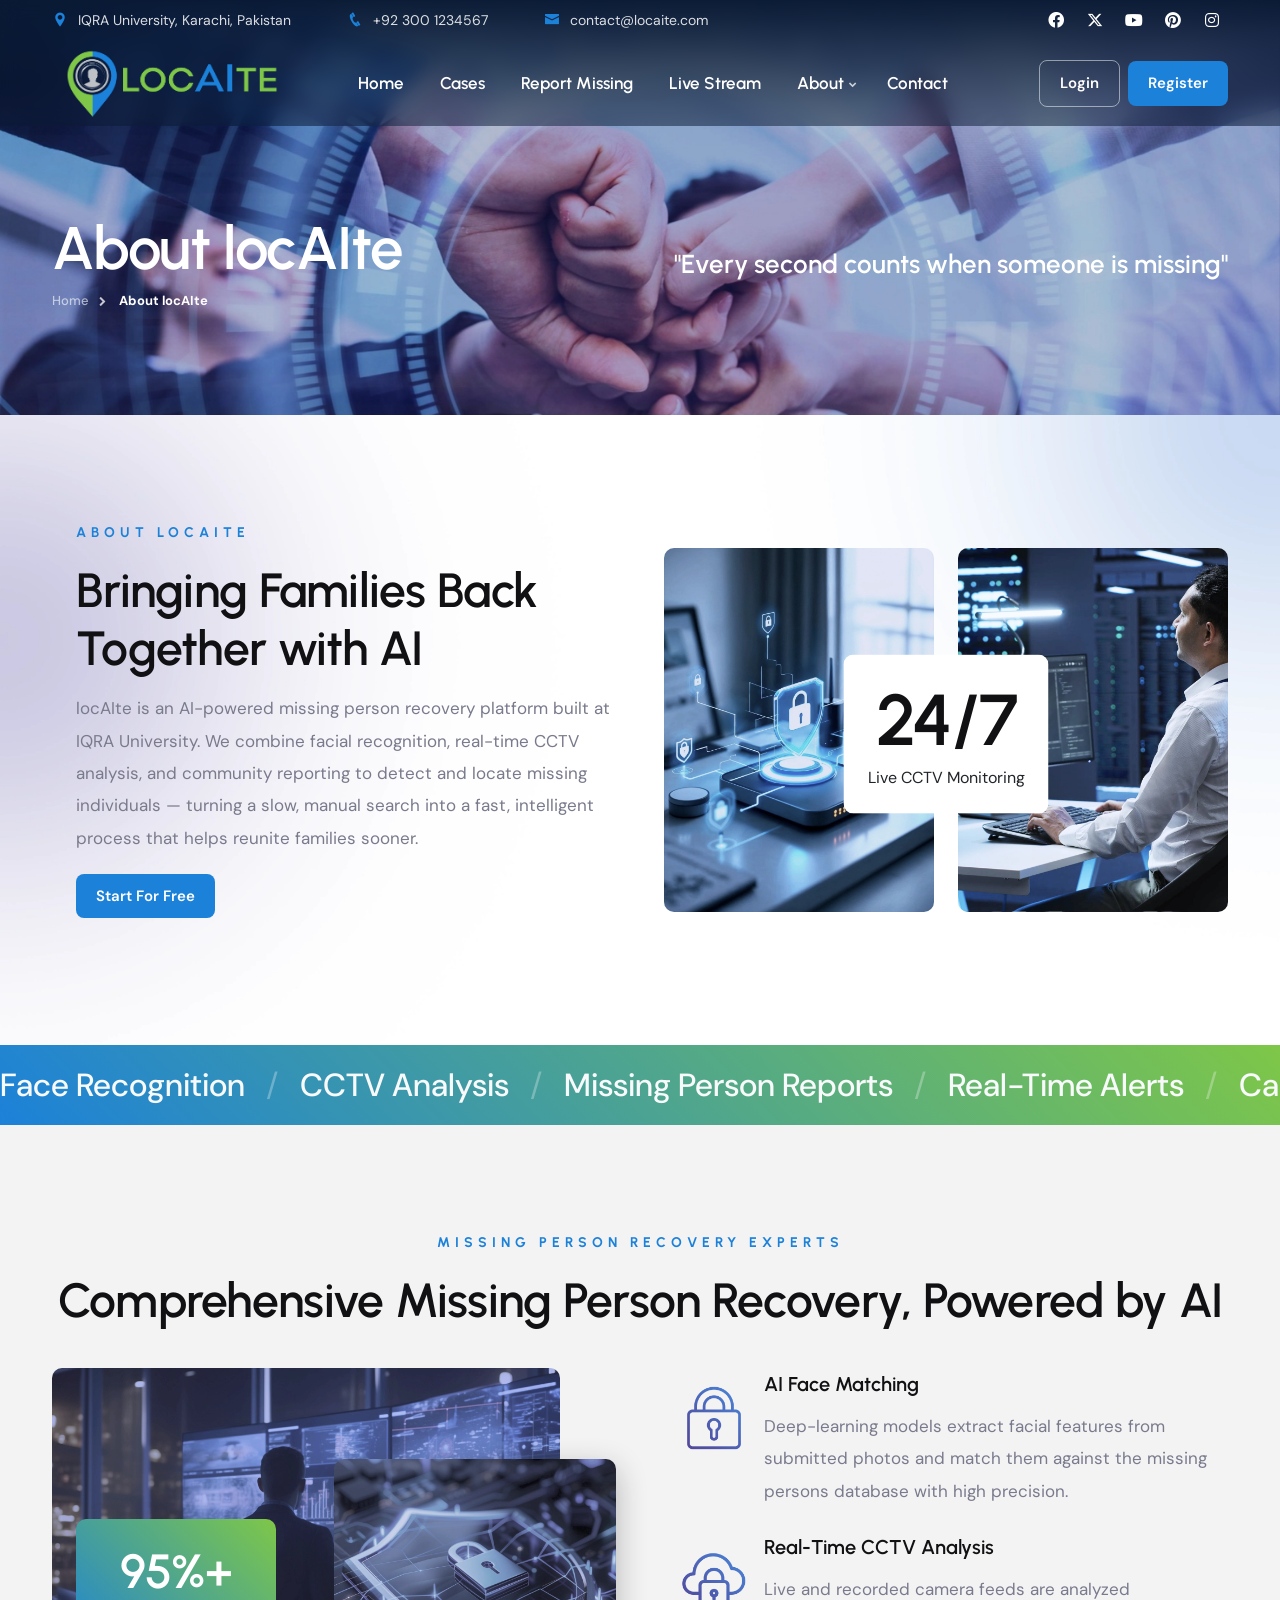
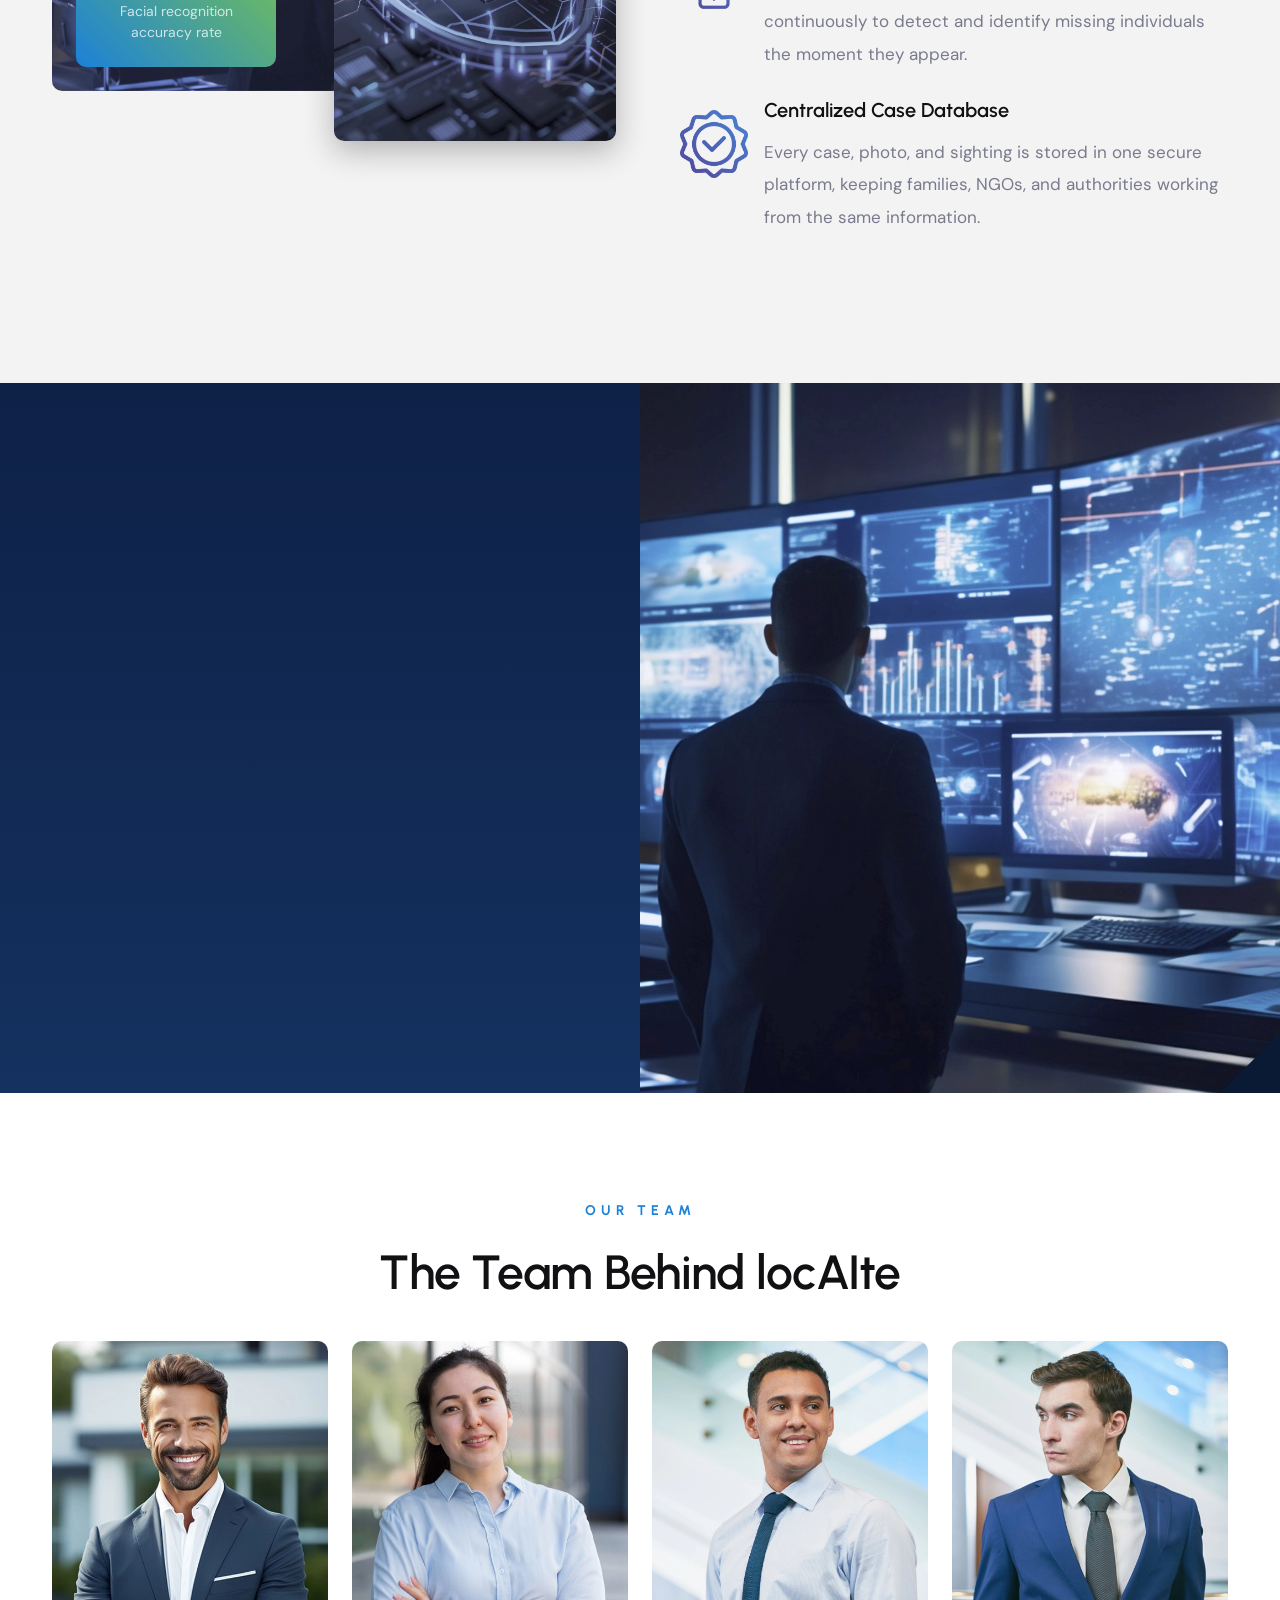
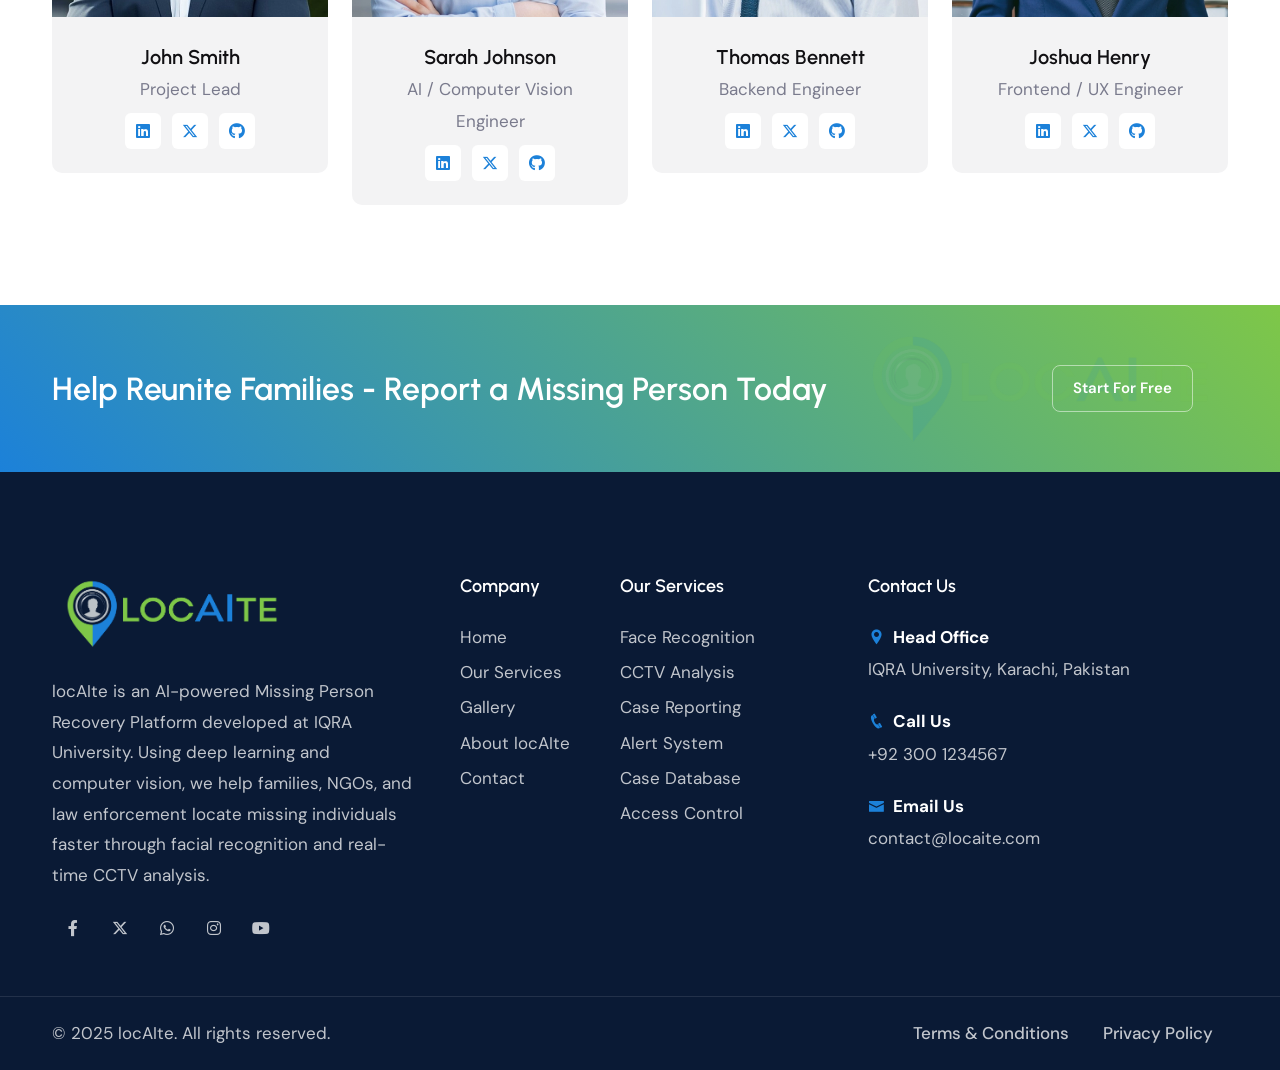
<file: new_front_end/about.html>
<!DOCTYPE html>
<html lang="en">

<head>
    <title>locAIte - AI Missing Person Recovery Platform</title>
    <link rel="icon" href="images/icon.webp" type="image/gif" sizes="16x16">
    <meta content="text/html;charset=utf-8" http-equiv="Content-Type">
    <meta content="width=device-width, initial-scale=1.0" name="viewport" >
    <meta content="locAIte - AI Missing Person Recovery Platform" name="description" >
    <meta content="" name="keywords" >
    <meta content="" name="author" >
    <!-- CSS Files
    ================================================== -->
    <link href="css/bootstrap.min.css" rel="stylesheet" type="text/css" id="bootstrap">
    <link href="css/plugins.css" rel="stylesheet" type="text/css" >
    <link href="css/swiper.css" rel="stylesheet" type="text/css" >
    <link href="css/style.css" rel="stylesheet" type="text/css" >
    <!-- color scheme -->
    <link id="colors" href="css/colors/scheme-1.css" rel="stylesheet" type="text/css" >

</head>

<body>
    <div id="wrapper">
        <div class="float-text show-on-scroll">
            <span><a href="#">Scroll to top</a></span>
        </div>
        <div class="scrollbar-v show-on-scroll"></div>

        <!-- preloader begin -->
        <div id="de-loader"></div>
        <!-- preloader end -->

        <!-- header begin -->
        <header>
            <div id="topbar">
                <div class="container">
                    <div class="row">
                        <div class="col-lg-12">
                            <div class="d-flex justify-content-between xs-hide">
                                <div class="d-flex">
                                    <div class="topbar-widget me-3"><a href="#"><i class="icofont-location-pin"></i>IQRA University, Karachi, Pakistan</a></div>
                                    <div class="topbar-widget me-3"><a href="#"><i class="icofont-phone"></i>+92 300 1234567</a></div>
                                    <div class="topbar-widget me-3"><a href="#"><i class="icofont-envelope"></i>contact@locaite.com</a></div>
                                </div>

                                <div class="d-flex">
                                    <div class="social-icons">
                                        <a href="#"><i class="fa-brands fa-facebook fa-lg"></i></a>
                                        <a href="#"><i class="fa-brands fa-x-twitter fa-lg"></i></a>
                                        <a href="#"><i class="fa-brands fa-youtube fa-lg"></i></a>
                                        <a href="#"><i class="fa-brands fa-pinterest fa-lg"></i></a>
                                        <a href="#"><i class="fa-brands fa-instagram fa-lg"></i></a>
                                    </div>
                                </div>
                            </div>
                        </div>
                    </div>
                    <div class="clearfix"></div>
                </div>
            </div>

            <div class="container">
                <div class="row">
                    <div class="col-md-12">
                        <div class="de-flex sm-pt10">
                            <div class="de-flex-col">
                                <!-- logo begin -->
                                <div id="logo">
                                    <a href="index.html">
                                        <img class="logo-main" src="images/locaite-logo.png" alt="" >
                                        <img class="logo-mobile" src="images/locaite-logo.png" alt="" >
                                    </a>
                                </div>
                                <!-- logo end -->
                            </div>
                            <div class="de-flex-col header-col-mid">
                                <!-- mainemenu begin -->
                                <ul id="mainmenu">
                                    <li><a class="menu-item" href="index.html">Home</a></li>
                                    <li><a class="menu-item" href="services.html">Services</a></li>
                                    <li><a class="menu-item" href="about.html">About</a>
                                        <ul>
                                            <li><a href="about.html">About</a></li>
                                            <li><a href="team.html">Our Team</a></li>
                                            <li><a href="gallery-filter.html">Gallery Filter</a></li>
                                            <li><a href="gallery-carousel.html">Gallery Carousel</a></li>
                                        </ul>
                                    </li>
                                    <li><a class="menu-item" href="contact.html">Contact Us</a></li>
                                </ul>
                                <!-- mainmenu end -->
                            </div>
                            <div class="de-flex-col">
                                <div class="menu_side_area">
                                    <a href="register.html" class="btn-main fx-slide btn-line me-2"><span>Start For Free</span></a>
                                    <a href="register.html" class="btn-main fx-slide"><span>Explore Pricing</span></a>
                                    <span id="menu-btn"></span>
                                </div>
                            </div>
                        </div>
                    </div>
                </div>
            </div>
        </header>
        <!-- header end -->
        <!-- content begin -->
        <div class="no-bottom no-top" id="content">

            <div id="top"></div>

            <section id="subheader" class="section-dark bg-dark text-light relative jarallax">
                <div class="gradient-edge-top"></div>
                <img src="images/background/1.webp" class="jarallax-img" alt="">
                <div class="container relative z-2">
                    <div class="row gy-4 gx-5 align-items-center">
                        <div class="spacer-double sm-hide"></div>

                        <div class="col-lg-6">
                            <h1 class="mb-0 wow fadeInUp" data-wow-delay=".2s">About locAIte</h1>
                            <ul class="crumb wow fadeInUp">
                                <li><a href="index.html">Home</a></li>
                                <li class="active">About locAIte</li>
                            </ul>   
                        </div>

                        <div class="col-lg-6 text-lg-end sm-hide">
                            <h3>"Every second counts when someone is missing"</h3>
                        </div>
                    </div>
                </div>

            </section>
             
            <section data-bgimage="url(images/background/6.webp) top">
                <div class="container">
                    <div class="row g-4 gx-5 align-items-center">
                        
                        <div class="col-lg-6">
                            <div class="ms-lg-4">
                                <div class="subtitle s2 mb-3 wow fadeInUp" data-wow-delay=".0s">About locAIte</div>
                                <h2 class="wow fadeInUp" data-wow-delay=".2s">Bringing Families Back Together with AI</h2>

                                <p class="wow fadeInUp" data-wow-delay=".4s">
                                    locAIte is an AI-powered missing person recovery platform built at IQRA University.
                                    We combine facial recognition, real-time CCTV analysis, and community reporting to
                                    detect and locate missing individuals — turning a slow, manual search into a fast,
                                    intelligent process that helps reunite families sooner.
                                </p>

                                <a class="btn-main fx-slide mb10 mb-3 wow fadeInUp" data-wow-delay=".6s" href="contact.html"><span>Start For Free</span></a>
                            </div>
                        </div>

                        <div class="col-lg-6">
                            <div class="relative">
                                <div class="p-4 mt-3 bg-white text-dark abs abs-centered rounded-1 text-center z-2 wow fadeIn">
                                    <h1 class="fs-72 mb-1">24/7</h1>
                                    <div class="fs-16 lh-1-5">Live CCTV Monitoring</div>
                                </div>

                                <div class="row g-4">
                                    <div class="col-lg-6 wow fadeInRight">
                                        <div class="relative rounded-1 overflow-hidden">
                                            <img src="images/misc/p1.webp" class="w-100" alt="locAIte AI Platform">
                                        </div>
                                    </div>
                                    <div class="col-lg-6 wow fadeInRight" data-wow-delay=".3s">
                                        <div class="relative rounded-1 overflow-hidden">
                                            <img src="images/misc/p2.webp" class="w-100" alt="locAIte CCTV analysis">
                                        </div>
                                    </div>
                                </div>
                            </div>
                        </div>
                        
                    </div>
                    
                </div>
            </section>

            <div class="bg-color text-light d-flex py-4 lh-1 overflow-hidden">
              <div class="de-marquee-list-2 wow fadeIn" data-wow-duration="2s">
                  <span class="fs-32 fw-500">Face Recognition</span>
                  <span class="mx-3 fs-32 op-3">/</span>
                  <span class="fs-32 fw-500">CCTV Analysis</span>
                  <span class="mx-3 fs-32 op-3">/</span>
                  <span class="fs-32 fw-500">Missing Person Reports</span>
                  <span class="mx-3 fs-32 op-3">/</span>
                  <span class="fs-32 fw-500">Real-Time Alerts</span>
                  <span class="mx-3 fs-32 op-3">/</span>
                  <span class="fs-32 fw-500">Case Management</span>
                  <span class="mx-3 fs-32 op-3">/</span>
                  <span class="fs-32 fw-500">Family Reunification</span>
                  <span class="mx-3 fs-32 op-3">/</span>
              </div>

            </div>

            <section class="bg-light">
                <div class="container">
                    <div class="row gy-4 gx-5">
                        <div class="col-lg-12">
                               <div class="text-center">
                                   <div class="subtitle s2 mb-3 wow fadeInUp" data-wow-delay=".0s">Missing Person Recovery Experts</div>
                                   <h2 class="wow fadeInUp" data-wow-delay=".2s">Comprehensive Missing Person Recovery, Powered by AI</h2>
                               </div>
                           </div>

                           <div class="col-lg-6">
                               <div class="relative">
                                   <div class="bg-color text-light text-center rounded-1 abs w-200px p-4 m-4 bottom-0 z-3 overflow-hidden wow zoomIn">
                                       <h2 class="mb-0">95%+</h2>
                                       <p class="lh-1-5 fs-14 mb-0">Facial recognition accuracy rate</p>
                                   </div>
                                   <div class="rounded-1 w-90 overflow-hidden wow zoomIn">
                                       <img src="images/misc/l1.webp" class="w-100 wow scaleIn" alt="Missing person detection dashboard">
                                   </div>
                                   <div class="rounded-1 w-50 abs mb-min-50 end-0 bottom-0 z-2 overflow-hidden shadow-soft wow zoomIn" data-wow-delay=".2s">
                                       <img src="images/misc/s1.webp" class="w-100 wow scaleIn" data-wow-delay=".2s" alt="Live CCTV monitoring">
                                   </div>
                               </div>
                           </div>
                        <div class="col-lg-6">
                            <div class="relative mb-4 wow fadeInUp" data-wow-delay=".2s">
                                <img src="images/icons-dark/padlock.png" class="absolute w-100px p-3 mb-3 z-2" alt="Face matching icon">
                                <div class="ps-100">
                                    <h4>AI Face Matching</h4>
                                    <p>Deep-learning models extract facial features from submitted photos and match them against the missing persons database with high precision.</p>
                                </div>
                            </div>

                            <div class="relative mb-4 wow fadeInUp" data-wow-delay=".4s">
                                <img src="images/icons-dark/cloud.png" class="absolute w-100px p-3 mb-3 z-2" alt="Safety Icon">
                                <div class="ps-100">
                                    <h4>Real-Time CCTV Analysis</h4>
                                    <p>Live and recorded camera feeds are analyzed continuously to detect and identify missing individuals the moment they appear.</p>
                                </div>
                            </div>

                            <div class="relative wow fadeInUp" data-wow-delay=".6s">
                                <img src="images/icons-dark/quality.png" class="absolute w-100px p-3 mb-3 z-2" alt="Reputation Icon">
                                <div class="ps-100">
                                    <h4>Centralized Case Database</h4>
                                    <p>Every case, photo, and sighting is stored in one secure platform, keeping families, NGOs, and authorities working from the same information.</p>
                                </div>
                            </div>
                        </div>

                        
                    </div>

                    <div class="spacer-single sm-hide"></div>
                </div>
            </section>

            <section class="section-dark text-light bg-dark-gradient no-top no-bottom overflow-hidden">
                <div class="container-fluid position-relative half-fluid">
                    <div class="container">
                        <div class="row">
                            <!-- Image -->
                            <div class="col-lg-6 position-lg-absolute right-half h-100">
                                <div class="triangle-bottomright-dark"></div>
                                <div class="image" data-bgimage="url(images/misc/s4.webp) center"></div>
                            </div>
                            <!-- Text -->
                            <div class="col-lg-6">
                                <div class="me-lg-3">
                                    <div class="py-5 my-5 me-lg-3">
                                        <div class="subtitle s2 mb-3 wow fadeInUp" data-wow-delay=".0s">Why locAIte</div>
                                        <h2 class="wow fadeInUp" data-wow-delay=".2s">A Faster, Smarter Way to Find Missing People</h2>
                                        <p class="wow fadeInUp" data-wow-delay=".4s">
                                            locAIte replaces slow, manual searches with an intelligent platform that
                                            automates facial matching, analyzes CCTV footage in real time, and connects
                                            families, NGOs, and law enforcement on a single shared system — so no lead
                                            and no sighting is ever lost.
                                        </p>

                                        <ul class="ul-check fw-600 mb-4 wow fadeInUp" data-wow-delay=".6s">
                                            <li>24/7 real-time CCTV face matching</li>
                                            <li>Easy web-based missing person reporting</li>
                                            <li>Instant alerts on every potential match</li>
                                            <li>Secure, centralized case management</li>
                                        </ul>

                                        <a class="btn-main wow fadeInUp" data-wow-delay=".9s" href="report.html">Report a Missing Person</a>
                                    </div>
                                </div>
                            </div>
                        </div>
                    </div>
                </div>
            </section>


            <section>
                <div class="container">
                    <div class="row g-4">
                        <div class="col-lg-12">
                            <div class="text-center">
                                <div class="subtitle wow fadeInUp">Our Team</div> 
                                <h2 class="wow fadeInUp" data-wow-delay=".2s">The Team Behind locAIte</h2>
                            </div>
                        </div>
                        
                        <div class="col-lg-3">
                            <div class="rounded-1 overflow-hidden">
                                <img src="images/team/1.webp" class="w-100" alt="Missing Person Recovery Expert">
                                <div class="bg-light p-4 overflow-hidden text-center">
                                    <h4 class="mb-0">John Smith</h4>
                                    <p class="mb-2">Project Lead</p>
                                    <div class="social-icons">
                                        <a href="#"><i class="bg-white id-color bg-hover-2 text-hover-white fa-brands fa-linkedin"></i></a>
                                        <a href="#"><i class="bg-white id-color bg-hover-2 text-hover-white fa-brands fa-x-twitter"></i></a>
                                        <a href="#"><i class="bg-white id-color bg-hover-2 text-hover-white fa-brands fa-github"></i></a>
                                    </div>
                                </div>
                            </div>
                        </div>

                        <div class="col-lg-3">
                            <div class="rounded-1 overflow-hidden">
                                <img src="images/team/2.webp" class="w-100" alt="AI Engineer">
                                <div class="bg-light p-4 overflow-hidden text-center">
                                    <h4 class="mb-0">Sarah Johnson</h4>
                                    <p class="mb-2">AI / Computer Vision Engineer</p>
                                    <div class="social-icons">
                                        <a href="#"><i class="bg-white id-color bg-hover-2 text-hover-white fa-brands fa-linkedin"></i></a>
                                        <a href="#"><i class="bg-white id-color bg-hover-2 text-hover-white fa-brands fa-x-twitter"></i></a>
                                        <a href="#"><i class="bg-white id-color bg-hover-2 text-hover-white fa-brands fa-github"></i></a>
                                    </div>
                                </div>
                            </div>
                        </div>

                        <div class="col-lg-3">
                            <div class="rounded-1 overflow-hidden">
                                <img src="images/team/3.webp" class="w-100" alt="Backend Engineer">
                                <div class="bg-light p-4 overflow-hidden text-center">
                                    <h4 class="mb-0">Thomas Bennett</h4>
                                    <p class="mb-2">Backend Engineer</p>
                                    <div class="social-icons">
                                        <a href="#"><i class="bg-white id-color bg-hover-2 text-hover-white fa-brands fa-linkedin"></i></a>
                                        <a href="#"><i class="bg-white id-color bg-hover-2 text-hover-white fa-brands fa-x-twitter"></i></a>
                                        <a href="#"><i class="bg-white id-color bg-hover-2 text-hover-white fa-brands fa-github"></i></a>
                                    </div>
                                </div>
                            </div>
                        </div>

                        <div class="col-lg-3">
                            <div class="rounded-1 overflow-hidden">
                                <img src="images/team/4.webp" class="w-100" alt="Operations Manager">
                                <div class="bg-light p-4 overflow-hidden text-center">
                                    <h4 class="mb-0">Joshua Henry</h4>
                                    <p class="mb-2">Frontend / UX Engineer</p>
                                    <div class="social-icons">
                                        <a href="#"><i class="bg-white id-color bg-hover-2 text-hover-white fa-brands fa-linkedin"></i></a>
                                        <a href="#"><i class="bg-white id-color bg-hover-2 text-hover-white fa-brands fa-x-twitter"></i></a>
                                        <a href="#"><i class="bg-white id-color bg-hover-2 text-hover-white fa-brands fa-github"></i></a>
                                    </div>
                                </div>
                            </div>
                        </div>
                    </div>
                </div>
            </section>


            <section class="section-dark bg-color text-light pt-60 pb-50 relative overflow-hidden">
                
                <div class="w-30 abs abs-middle end-0 me-5 op-1">
                    <img src="images/locaite-logo.png" class="w-100 wow scaleIn" alt="">
                </div>
                <div class="container">
                    <div class="row g-4">
                        <div class="col-md-10">
                            <h3 class="mb-0 fs-32 wow fadeInRight">Help Reunite Families - Report a Missing Person Today</h3>
                        </div>
                        <div class="col-md-2">                            
                            <a class="btn-main fx-slide btn-line wow fadeInLeft" href="register.html"><span>Start For Free</span></a>
                        </div>
                    </div>
                </div>
            </section>

        </div>
        <!-- content end -->

        <!-- footer begin -->
        <footer class="section-dark">
          <div class="container">
            <div class="row gx-5">
              <div class="col-lg-4 col-sm-6">
                <img src="images/locaite-logo.png" class="logo-footer" alt="">
                <div class="spacer-20"></div>
                <p>locAIte is an AI-powered Missing Person Recovery Platform developed at IQRA University. Using deep learning and computer vision, we help families, NGOs, and law enforcement locate missing individuals faster through facial recognition and real-time CCTV analysis.</p>

                <div class="social-icons mb-sm-30">
                  <a href="#"><i class="fa-brands fa-facebook-f"></i></a>
                  <a href="#"><i class="fa-brands fa-x-twitter"></i></a>
                  <a href="#"><i class="fa-brands fa-whatsapp"></i></a>
                  <a href="#"><i class="fa-brands fa-instagram"></i></a>
                  <a href="#"><i class="fa-brands fa-youtube"></i></a>
                </div>
              </div>

              <div class="col-lg-4 col-sm-12 order-lg-1 order-sm-2">
                <div class="row">
                  <div class="col-lg-5">
                    <div class="widget">
                      <h5>Company</h5>
                      <ul>
                        <li><a href="index.html">Home</a></li>
                        <li><a href="services.html">Our Services</a></li>
                        <li><a href="gallery-filter.html">Gallery</a></li>
                        <li><a href="about.html">About locAIte</a></li>
                        <li><a href="contact.html">Contact</a></li>
                      </ul>
                    </div>
                  </div>

                  <div class="col-lg-7">
                    <div class="widget">
                      <h5>Our Services</h5>
                      <ul>
                        <li><a href="services.html">Face Recognition</a></li>
                        <li><a href="services.html">CCTV Analysis</a></li>
                        <li><a href="services.html">Case Reporting</a></li>
                        <li><a href="services.html">Alert System</a></li>
                        <li><a href="services.html">Case Database</a></li>
                        <li><a href="services.html">Access Control</a></li>
                      </ul>
                    </div>
                  </div>
                </div>
              </div>

              <div class="col-lg-4 col-sm-6 order-lg-2 order-sm-1">
                <div class="widget">
                  <h5>Contact Us</h5>

                  <div class="fw-bold text-white">
                    <i class="icofont-location-pin me-2 id-color"></i>Head Office
                  </div>
                  IQRA University, Karachi, Pakistan

                  <div class="spacer-20"></div>

                  <div class="fw-bold text-white">
                    <i class="icofont-phone me-2 id-color"></i>Call Us
                  </div>
                  +92 300 1234567

                  <div class="spacer-20"></div>

                  <div class="fw-bold text-white">
                    <i class="icofont-envelope me-2 id-color"></i>Email Us
                  </div>
                  contact@locaite.com
                </div>
              </div>
            </div>
          </div>

          <div class="subfooter">
            <div class="container">
              <div class="row">
                <div class="col-md-12">
                  <div class="de-flex">
                    <div class="de-flex-col">
                      &copy; 2025 locAIte. All rights reserved.
                    </div>
                    <ul class="menu-simple">
                      <li><a href="#">Terms &amp; Conditions</a></li>
                      <li><a href="#">Privacy Policy</a></li>
                    </ul>
                  </div>
                </div>
              </div>
            </div>
          </div>
        </footer>

        <!-- footer end -->
    </div>   

    <!-- Javascript Files
    ================================================== -->
    <script src="js/plugins.js"></script>
    <script src="js/app.js"></script>
    <script src="js/designesia.js"></script>
    <script src="js/custom-marquee.js"></script> 

</html>
</file>
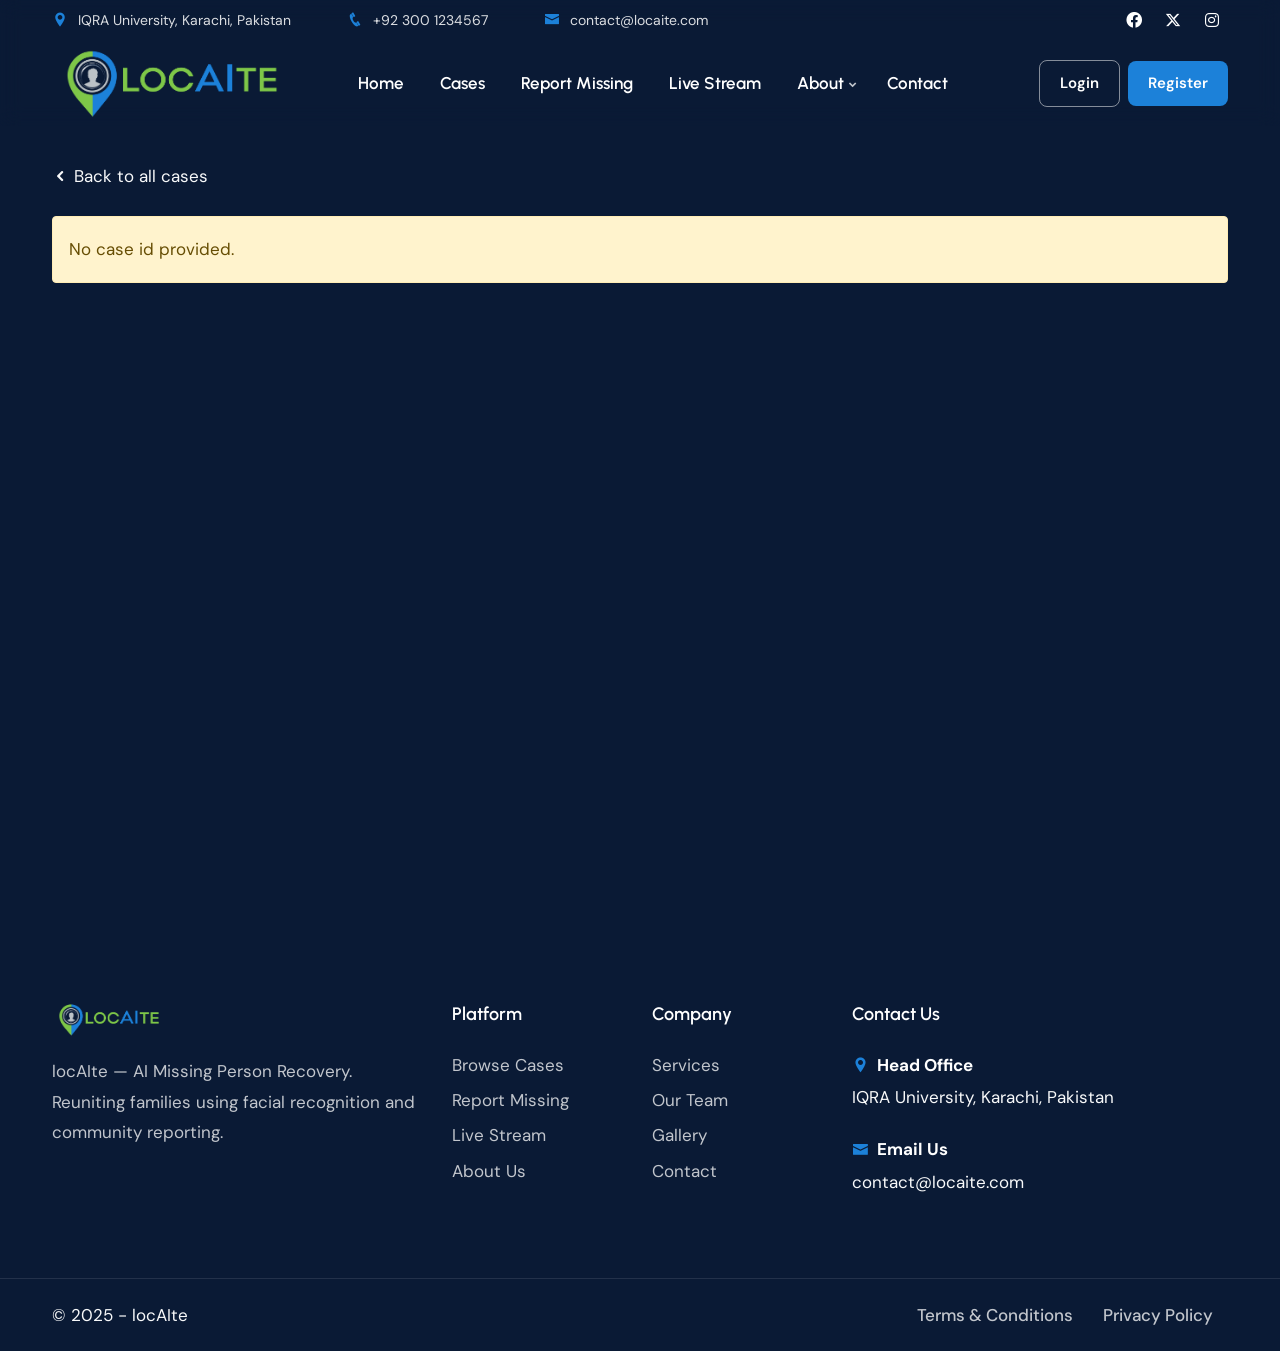
<file: new_front_end/case.html>
<!DOCTYPE html>
<html lang="en">
<head>
  <title>Case Details - locAIte</title>
  <link rel="icon" href="images/icon.webp" type="image/gif" sizes="16x16">
  <meta content="text/html;charset=utf-8" http-equiv="Content-Type">
  <meta content="width=device-width, initial-scale=1.0" name="viewport">
  <link href="css/bootstrap.min.css" rel="stylesheet" type="text/css" id="bootstrap">
  <link href="css/plugins.css" rel="stylesheet" type="text/css">
  <link href="css/style.css" rel="stylesheet" type="text/css">
  <link id="colors" href="css/colors/scheme-1.css" rel="stylesheet" type="text/css">
  <style>
    .sighting-card { background: rgba(255,255,255,.05); border: 1px solid rgba(255,255,255,.12); border-radius: 12px; }
    .sighting-alert { background: #fff3cd; color: #5c4600; border-radius: 12px; }
    .sighting-alert strong { color: inherit; }
    .sighting-img { height: 120px; width: 120px; object-fit: cover; border-radius: 8px; border: 1px solid rgba(0,0,0,.15); }
    #edit-msg .alert-danger { background: #f8d7da; color: #842029; border: 0; }
  </style>
</head>
<body>
  <div id="wrapper">
    <div id="site-header"></div>
    <div class="no-bottom no-top" id="content">
      <div id="top"></div>
      <section class="text-light" style="padding:160px 0 90px;background:var(--bg-dark-1);min-height:100vh">
        <div class="container">
          <a href="cases.html" class="text-light"><i class="icofont-rounded-left"></i> Back to all cases</a>
          <div id="detail" class="mt-4"><p>Loading…</p></div>
          <div id="sightings-panel" class="mt-5"></div>
        </div>
      </section>
    </div>
    <div id="site-footer"></div>
  </div>

  <script src="js/plugins.js"></script>
  <script src="js/app.js"></script>
  <script src="js/designesia.js"></script>
  <script>
    var id = new URLSearchParams(location.search).get("id");
    var detail = document.getElementById("detail");

    function thumbs(photos) {
      if (!photos || !photos.length) return "";
      return '<div class="row g-2 mt-2">' + photos.map(function (p) {
        return '<div class="col-3"><div style="height:90px;background:#111 url(\'' + p + '\') center/cover no-repeat;border-radius:6px"></div></div>';
      }).join("") + "</div>";
    }

    function render(c) {
      var img = c.photo_path || "images/misc/placeholder.jpg";
      var badge = c.status === "solved"
        ? '<span class="badge bg-success">Solved</span>'
        : '<span class="badge bg-danger">Active</span>';
      // "Last seen at" note: when + how the location was last updated.
      var locNote = "";
      if (c.last_location_updated_at) {
        var src = c.last_location_source === "facebook" ? "social-media sighting" : (c.last_location_source || "update");
        locNote = ' <span class="text-muted-light small d-block">updated ' +
          new Date(c.last_location_updated_at).toLocaleString() + " · " + esc(src) + "</span>";
      }

      // An admin, or the user who reported the case, may edit it.
      var canEdit = LOCAITE.isAdmin() || (c.reporter && LOCAITE.username() === c.reporter);
      // Reporter contact (alerts go here) — only shown to those who can edit.
      var contactRow = "";
      if (canEdit && (c.reporter_phone || c.reporter_email)) {
        contactRow = "<tr><th>Alerts sent to</th><td>" +
          esc([c.reporter_phone, c.reporter_email].filter(Boolean).join(" · ")) + "</td></tr>";
      }
      var controls = '<div class="mt-4 d-flex flex-wrap gap-2">';
      if (canEdit) controls += '<button id="edit-case" class="btn-main btn-line"><span>Edit details</span></button>';
      if (LOCAITE.isAdmin()) controls += '<button id="toggle-status" class="btn-main"><span>Mark as ' +
        (c.status === "solved" ? "Active" : "Solved") + "</span></button>";
      controls += "</div>";

      detail.innerHTML =
        '<div class="row g-4">' +
        '<div class="col-lg-5">' +
        '<div style="height:380px;background:#111 url(\'' + img + '\') center/cover no-repeat;border-radius:8px"></div>' +
        thumbs(c.photos) +
        "</div>" +
        '<div class="col-lg-7">' +
        '<div class="d-flex align-items-center mb-2"><h2 class="mb-0 me-3">' + esc(c.name || "Unknown") + "</h2>" + badge + "</div>" +
        '<table class="table table-dark table-borderless"><tbody>' +
        "<tr><th style='width:200px'>National ID</th><td>" + esc(c.national_id || "—") + "</td></tr>" +
        "<tr><th>Last seen at</th><td>" + esc(c.last_location || "—") + locNote + "</td></tr>" +
        "<tr><th>Identifiers</th><td>" + esc(c.identifiers || "—") + "</td></tr>" +
        "<tr><th>Status</th><td>" + esc(c.status) + "</td></tr>" +
        contactRow +
        "</tbody></table>" + controls +
        "</div></div>";

      var tbtn = document.getElementById("toggle-status");
      if (tbtn) tbtn.addEventListener("click", async function () {
        var next = c.status === "solved" ? "active" : "solved";
        try {
          await LOCAITE.apiPut("/api/cases/" + c.id + "/status", { status: next });
          load();
        } catch (err) { alert(err.message); }
      });
      var ebtn = document.getElementById("edit-case");
      if (ebtn) ebtn.addEventListener("click", function () { renderEditForm(c); });
    }

    function renderEditForm(c) {
      document.getElementById("sightings-panel").innerHTML = "";
      detail.innerHTML =
        '<div class="row g-4"><div class="col-lg-8">' +
        '<h4 class="mb-3">Edit case details</h4>' +
        '<div id="edit-msg"></div>' +
        '<div class="mb-3"><label class="form-label">Name</label>' +
        '<input id="e-name" class="form-control" value="' + esc(c.name || "") + '"></div>' +
        '<div class="mb-3"><label class="form-label">National ID</label>' +
        '<input id="e-nid" class="form-control" placeholder="XXXXX-XXXXXXX-X" value="' + esc(c.national_id || "") + '"></div>' +
        '<div class="mb-3"><label class="form-label">Last Known Location</label>' +
        '<input id="e-loc" class="form-control" value="' + esc(c.last_location || "") + '"></div>' +
        '<div class="mb-3"><label class="form-label">Identifiers / Physical Description</label>' +
        '<textarea id="e-ids" class="form-control" rows="3">' + esc(c.identifiers || "") + "</textarea></div>" +
        '<div class="row g-2 mb-3">' +
        '<div class="col-md-6"><label class="form-label">Alert phone</label>' +
        '<input id="e-phone" class="form-control" value="' + esc(c.reporter_phone || "") + '"></div>' +
        '<div class="col-md-6"><label class="form-label">Alert email</label>' +
        '<input id="e-email" class="form-control" value="' + esc(c.reporter_email || "") + '"></div></div>' +
        '<div class="d-flex gap-2">' +
        '<button id="save-case" class="btn-main"><span>Save changes</span></button>' +
        '<button id="cancel-edit" class="btn-main btn-line"><span>Cancel</span></button>' +
        "</div></div></div>";

      document.getElementById("cancel-edit").addEventListener("click", function () { load(); });
      document.getElementById("save-case").addEventListener("click", async function () {
        var btn = this, msg = document.getElementById("edit-msg");
        var payload = {
          name: document.getElementById("e-name").value.trim(),
          national_id: document.getElementById("e-nid").value.trim(),
          last_location: document.getElementById("e-loc").value.trim(),
          identifiers: document.getElementById("e-ids").value.trim(),
          reporter_phone: document.getElementById("e-phone").value.trim(),
          reporter_email: document.getElementById("e-email").value.trim(),
        };
        if (!payload.name) { msg.innerHTML = '<div class="alert alert-danger">Name cannot be empty.</div>'; return; }
        btn.disabled = true; btn.innerHTML = "<span>Saving…</span>";
        try {
          await LOCAITE.apiPut("/api/cases/" + c.id, payload);
          load();
        } catch (err) {
          msg.innerHTML = '<div class="alert alert-danger">' + esc(err.message) + "</div>";
          btn.disabled = false; btn.innerHTML = "<span>Save changes</span>";
        }
      });
    }

    function esc(v) {
      return String(v == null ? "" : v).replace(/[&<>"']/g, function (c) {
        return { "&": "&amp;", "<": "&lt;", ">": "&gt;", '"': "&quot;", "'": "&#39;" }[c];
      });
    }

    function renderSightings(list) {
      var panel = document.getElementById("sightings-panel");
      if (!list || !list.length) { panel.innerHTML = ""; return; }

      // Most-recent sighting shown as a prominent alert banner at the top.
      var latest = list[0];
      var banner = "";
      if (latest.source === "camera") {
        banner =
          '<div class="sighting-alert p-3 mb-3">' +
          '<div class="fw-bold mb-1">🔔 Spotted on a live camera</div>' +
          "This person may have been detected on camera <strong>" + esc(latest.camera_source || "live feed") +
          "</strong> on " + new Date(latest.timestamp).toLocaleString() +
          ". <strong>Review the snapshot below to confirm it is the right person.</strong></div>";
      } else if (latest.new_location) {
        banner =
          '<div class="sighting-alert p-3 mb-3">' +
          '<div class="fw-bold mb-1">🔔 New possible sighting</div>' +
          "This person may have been spotted near <strong>" + esc(latest.new_location) +
          "</strong> on " + new Date(latest.timestamp).toLocaleString() +
          ", detected from a social-media post. <strong>Please review the image below to confirm it is the right person.</strong></div>";
      }

      var cards = list.map(function (s) {
        var imgs = (s.images && s.images.length)
          ? '<div class="d-flex flex-wrap gap-2 mt-2">' + s.images.map(function (u) {
              return '<img class="sighting-img" src="' + esc(u) + '" alt="matched image">';
            }).join("") + "</div>"
          : "";
        var when = new Date(s.timestamp).toLocaleString();

        if (s.source === "camera") {
          var conf = (s.confidence != null) ? ' <span class="text-muted-light small">(distance ' + esc(s.confidence) + ")</span>" : "";
          return (
            '<div class="sighting-card p-3 mb-2">' +
            '<div class="d-flex flex-wrap align-items-center">' +
            '<span><span class="badge bg-info me-2">📷 Camera</span>Detected on <strong>' + esc(s.camera_source || "live feed") + "</strong>" + conf + "</span>" +
            '<span class="text-muted-light small ms-auto">' + when + "</span>" +
            "</div>" + imgs + "</div>"
          );
        }

        var faceOk = s.face_match && /^Face match/i.test(s.face_match);
        var face = s.face_match
          ? '<span class="badge ' + (faceOk ? "bg-success" : "bg-secondary") + ' ms-2">' + esc(s.face_match) + "</span>"
          : "";
        var loc = s.new_location
          ? "Spotted near <strong>" + esc(s.new_location) + "</strong>"
          : "Photo submitted for review";
        var post = s.post_url ? ' · <a href="' + esc(s.post_url) + '" target="_blank" rel="noopener" class="text-info">view source post</a>' : "";
        return (
          '<div class="sighting-card p-3 mb-2">' +
          '<div class="d-flex flex-wrap align-items-center">' +
          '<span><span class="badge bg-secondary me-2">🌐 Social</span>' + loc + "</span>" + face +
          '<span class="text-muted-light small ms-auto">' + when + post + "</span>" +
          "</div>" + imgs +
          (s.new_location ? '<div class="text-muted-light small mt-2">Previous location: ' + esc(s.previous_location || "—") + " → now " + esc(s.new_location) + "</div>" : "") +
          "</div>"
        );
      }).join("");

      panel.innerHTML =
        '<h4 class="mb-3">Sightings &amp; Alerts</h4>' + banner + cards +
        '<p class="text-muted-light small mt-2">Sightings are auto-detected from social-media posts and are unverified. Compare the image above with the person you are looking for before acting on a location.</p>';
    }

    async function load() {
      try {
        var c = await LOCAITE.apiGet("/api/cases/" + id);
        render(c);
      } catch (err) {
        detail.innerHTML = '<div class="alert alert-danger">Case not found: ' + err.message + "</div>";
        return;
      }
      try {
        var sightings = await LOCAITE.apiGet("/api/cases/" + id + "/sightings");
        renderSightings(sightings);
      } catch (err) { /* sightings are optional; ignore if unavailable */ }
    }
    if (!id) detail.innerHTML = '<div class="alert alert-warning">No case id provided.</div>';
    else load();
  </script>
</body>
</html>
</file>
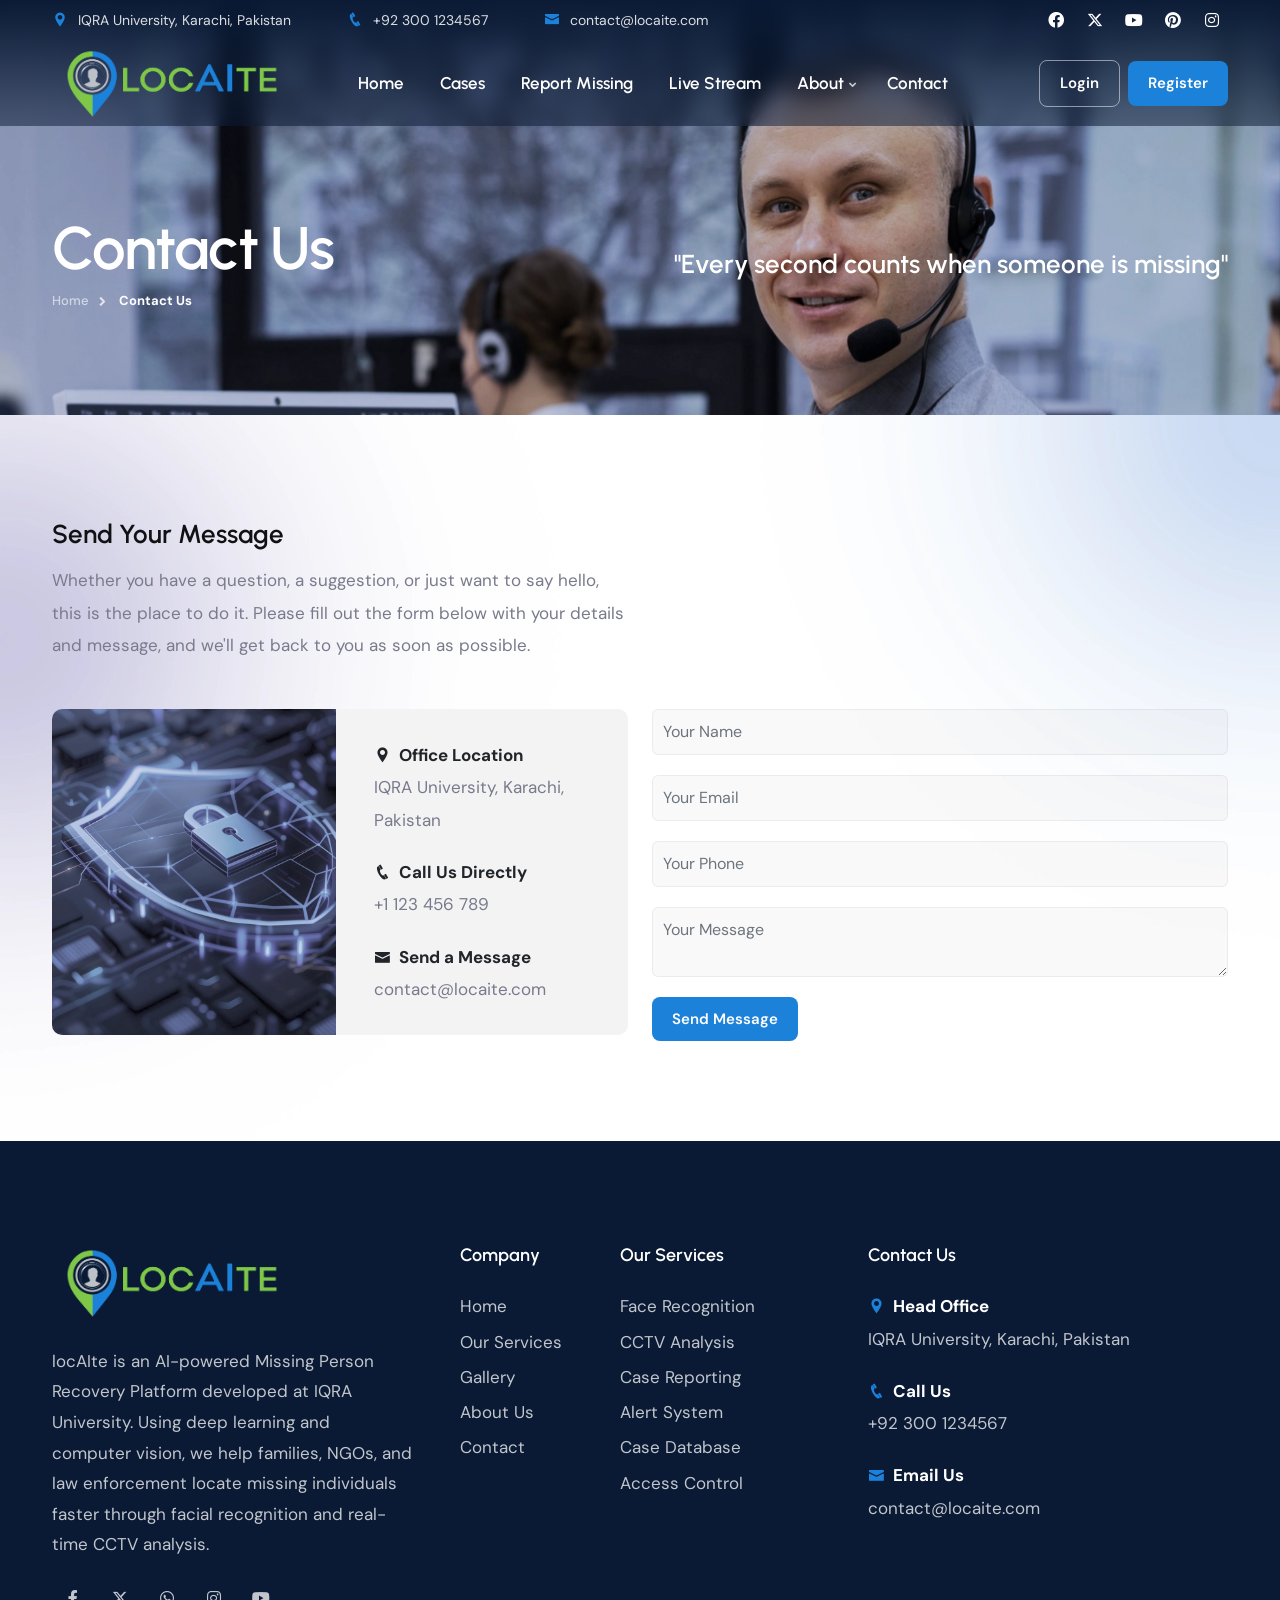
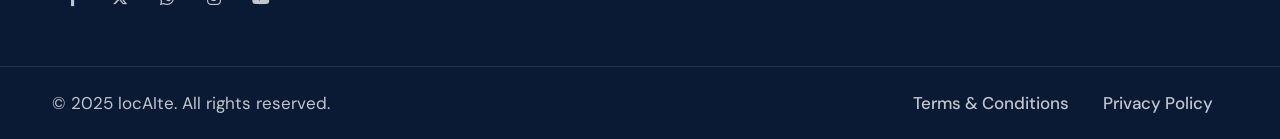
<file: new_front_end/contact.html>
<!DOCTYPE html>
<html lang="en">

<head>
    <title>locAIte - AI Missing Person Recovery Platform</title>
    <link rel="icon" href="images/icon.webp" type="image/gif" sizes="16x16">
    <meta content="text/html;charset=utf-8" http-equiv="Content-Type">
    <meta content="width=device-width, initial-scale=1.0" name="viewport" >
    <meta content="locAIte - AI Missing Person Recovery Platform" name="description" >
    <meta content="" name="keywords" >
    <meta content="" name="author" >
    <!-- CSS Files
    ================================================== -->
    <link href="css/bootstrap.min.css" rel="stylesheet" type="text/css" id="bootstrap">
    <link href="css/plugins.css" rel="stylesheet" type="text/css" >
    <link href="css/style.css" rel="stylesheet" type="text/css" >
    <!-- color scheme -->
    <link id="colors" href="css/colors/scheme-1.css" rel="stylesheet" type="text/css" >

</head>

<body>
    <div id="wrapper">
        <div class="float-text show-on-scroll">
            <span><a href="#">Scroll to top</a></span>
        </div>
        <div class="scrollbar-v show-on-scroll"></div>

        <!-- preloader begin -->
        <div id="de-loader"></div>
        <!-- preloader end -->

        <!-- header begin -->
        <header>
            <div id="topbar">
                <div class="container">
                    <div class="row">
                        <div class="col-lg-12">
                            <div class="d-flex justify-content-between xs-hide">
                                <div class="d-flex">
                                    <div class="topbar-widget me-3"><a href="#"><i class="icofont-location-pin"></i>IQRA University, Karachi, Pakistan</a></div>
                                    <div class="topbar-widget me-3"><a href="#"><i class="icofont-phone"></i>+92 300 1234567</a></div>
                                    <div class="topbar-widget me-3"><a href="#"><i class="icofont-envelope"></i>contact@locaite.com</a></div>
                                </div>

                                <div class="d-flex">
                                    <div class="social-icons">
                                        <a href="#"><i class="fa-brands fa-facebook fa-lg"></i></a>
                                        <a href="#"><i class="fa-brands fa-x-twitter fa-lg"></i></a>
                                        <a href="#"><i class="fa-brands fa-youtube fa-lg"></i></a>
                                        <a href="#"><i class="fa-brands fa-pinterest fa-lg"></i></a>
                                        <a href="#"><i class="fa-brands fa-instagram fa-lg"></i></a>
                                    </div>
                                </div>
                            </div>
                        </div>
                    </div>
                    <div class="clearfix"></div>
                </div>
            </div>

            <div class="container">
                <div class="row">
                    <div class="col-md-12">
                        <div class="de-flex sm-pt10">
                            <div class="de-flex-col">
                                <!-- logo begin -->
                                <div id="logo">
                                    <a href="index.html">
                                        <img class="logo-main" src="images/locaite-logo.png" alt="" >
                                        <img class="logo-mobile" src="images/locaite-logo.png" alt="" >
                                    </a>
                                </div>
                                <!-- logo end -->
                            </div>
                            <div class="de-flex-col header-col-mid">
                                <!-- mainemenu begin -->
                                <ul id="mainmenu">
                                    <li><a class="menu-item" href="index.html">Home</a></li>
                                    <li><a class="menu-item" href="services.html">Services</a></li>
                                    <li><a class="menu-item" href="about.html">About</a>
                                        <ul>
                                            <li><a href="about.html">About</a></li>
                                            <li><a href="team.html">Our Team</a></li>
                                            <li><a href="gallery-filter.html">Gallery Filter</a></li>
                                            <li><a href="gallery-carousel.html">Gallery Carousel</a></li>
                                        </ul>
                                    </li>
                                    <li><a class="menu-item" href="contact.html">Contact Us</a></li>
                                </ul>
                                <!-- mainmenu end -->
                            </div>
                            <div class="de-flex-col">
                                <div class="menu_side_area">
                                    <a href="register.html" class="btn-main fx-slide btn-line me-2"><span>Start For Free</span></a>
                                    <a href="register.html" class="btn-main fx-slide"><span>Explore Pricing</span></a>
                                    <span id="menu-btn"></span>
                                </div>
                            </div>
                        </div>
                    </div>
                </div>
            </div>
        </header>
        <!-- header end -->
        <!-- content begin -->
        <div class="no-bottom no-top" id="content">

            <div id="top"></div>

            <section id="subheader" class="section-dark bg-dark text-light relative jarallax">
                <div class="gradient-edge-top"></div>
                <img src="images/background/5.webp" class="jarallax-img" alt="">
                <div class="container relative z-2">
                    <div class="row gy-4 gx-5 align-items-center">
                        <div class="spacer-double sm-hide"></div>

                        <div class="col-lg-6">
                            <h1 class="mb-0 wow fadeInUp" data-wow-delay=".2s">Contact Us</h1>
                            <ul class="crumb wow fadeInUp">
                                <li><a href="index.html">Home</a></li>
                                <li class="active">Contact Us</li>
                            </ul>   
                        </div>

                        <div class="col-lg-6 text-lg-end sm-hide">
                            <h3>"Every second counts when someone is missing"</h3>
                        </div>
                    </div>
                </div>

            </section>


            <section data-bgimage="url(images/background/6.webp) top">
                <div class="container">
                    <div class="row g-4">
                        <div class="col-lg-6">
                            <h3 class="wow fadeInUp">Send Your Message</h3>
                            <p class="mb-0">Whether you have a question, a suggestion, or just want to say hello, this is the place to do it. Please fill out the form below with your details and message, and we'll get back to you as soon as possible.</p>
                        </div>

                        <div class="clearfix"></div>

                        <div class="col-lg-6">

                            <div class="rounded-1 bg-light overflow-hidden">
                                <div class="row g-2">
                                    <div class="col-sm-6">
                                        <div class="auto-height relative" data-bgimage="url(images/misc/s1.webp)"></div>
                                    </div>   
                                    <div class="col-sm-6 relative">
                                        <div class="p-30">

                                            <div class="fw-bold text-dark"><i class="icofont-location-pin me-2 id-color-2"></i>Office Location</div>
                                            IQRA University, Karachi, Pakistan

                                            <div class="spacer-20"></div>

                                            <div class="fw-bold text-dark"><i class="icofont-phone me-2 id-color-2"></i>Call Us Directly</div>
                                            +1 123 456 789

                                            <div class="spacer-20"></div>

                                            <div class="fw-bold text-dark"><i class="icofont-envelope me-2 id-color-2"></i>Send a Message</div>
                                            contact@locaite.com                                            
                                        </div>
                                    </div>                             
                                </div>
                            </div>

                        </div>

                        <div class="col-lg-6">
                            <form name="contactForm" id="contact_form" class="position-relative z1000" method="post" action="contact.php">
                                
                                <div class="field-set">
                                    <input type="text" name="name" id="name" class="form-control" placeholder="Your Name" required>
                                </div>

                                <div class="field-set">
                                    <input type="text" name="email" id="email" class="form-control" placeholder="Your Email" required>
                                </div>

                                <div class="field-set">
                                    <input type="text" name="phone" id="phone" class="form-control" placeholder="Your Phone" required>
                                </div>

                                <div class="field-set mb20">
                                    <textarea name="message" id="message" class="form-control" placeholder="Your Message" required></textarea>
                                </div>
                                    
                                
                                <div class="g-recaptcha" data-sitekey="6LdW03QgAAAAAJko8aINFd1eJUdHlpvT4vNKakj6"></div>
                                <div id='submit' class="mt20">
                                    <input type='submit' id='send_message' value='Send Message' class="btn-main">
                                </div>

                                <div id="success_message" class='success'>
                                    Your message has been sent successfully. Refresh this page if you want to send more messages.
                                </div>
                                <div id="error_message" class='error'>
                                    Sorry there was an error sending your form.
                                </div>
                            </form>
                        </div>
                        
                    </div>
                </div>
            </section>

        </div>
        <!-- content end -->

        <!-- footer begin -->
        <footer class="section-dark">
          <div class="container">
            <div class="row gx-5">
              <div class="col-lg-4 col-sm-6">
                <img src="images/locaite-logo.png" class="logo-footer" alt="">
                <div class="spacer-20"></div>
                <p>locAIte is an AI-powered Missing Person Recovery Platform developed at IQRA University. Using deep learning and computer vision, we help families, NGOs, and law enforcement locate missing individuals faster through facial recognition and real-time CCTV analysis.</p>

                <div class="social-icons mb-sm-30">
                  <a href="#"><i class="fa-brands fa-facebook-f"></i></a>
                  <a href="#"><i class="fa-brands fa-x-twitter"></i></a>
                  <a href="#"><i class="fa-brands fa-whatsapp"></i></a>
                  <a href="#"><i class="fa-brands fa-instagram"></i></a>
                  <a href="#"><i class="fa-brands fa-youtube"></i></a>
                </div>
              </div>

              <div class="col-lg-4 col-sm-12 order-lg-1 order-sm-2">
                <div class="row">
                  <div class="col-lg-5">
                    <div class="widget">
                      <h5>Company</h5>
                      <ul>
                        <li><a href="index.html">Home</a></li>
                        <li><a href="services.html">Our Services</a></li>
                        <li><a href="gallery-filter.html">Gallery</a></li>
                        <li><a href="about.html">About Us</a></li>
                        <li><a href="contact.html">Contact</a></li>
                      </ul>
                    </div>
                  </div>

                  <div class="col-lg-7">
                    <div class="widget">
                      <h5>Our Services</h5>
                      <ul>
                        <li><a href="services.html">Face Recognition</a></li>
                        <li><a href="services.html">CCTV Analysis</a></li>
                        <li><a href="services.html">Case Reporting</a></li>
                        <li><a href="services.html">Alert System</a></li>
                        <li><a href="services.html">Case Database</a></li>
                        <li><a href="services.html">Access Control</a></li>
                      </ul>
                    </div>
                  </div>
                </div>
              </div>

              <div class="col-lg-4 col-sm-6 order-lg-2 order-sm-1">
                <div class="widget">
                  <h5>Contact Us</h5>

                  <div class="fw-bold text-white">
                    <i class="icofont-location-pin me-2 id-color"></i>Head Office
                  </div>
                  IQRA University, Karachi, Pakistan

                  <div class="spacer-20"></div>

                  <div class="fw-bold text-white">
                    <i class="icofont-phone me-2 id-color"></i>Call Us
                  </div>
                  +92 300 1234567

                  <div class="spacer-20"></div>

                  <div class="fw-bold text-white">
                    <i class="icofont-envelope me-2 id-color"></i>Email Us
                  </div>
                  contact@locaite.com
                </div>
              </div>
            </div>
          </div>

          <div class="subfooter">
            <div class="container">
              <div class="row">
                <div class="col-md-12">
                  <div class="de-flex">
                    <div class="de-flex-col">
                      &copy; 2025 locAIte. All rights reserved.
                    </div>
                    <ul class="menu-simple">
                      <li><a href="#">Terms &amp; Conditions</a></li>
                      <li><a href="#">Privacy Policy</a></li>
                    </ul>
                  </div>
                </div>
              </div>
            </div>
          </div>
        </footer>
        <!-- footer end -->
    </div>




    <!-- Javascript Files
    ================================================== -->
    <script src="js/plugins.js"></script>
    <script src="js/app.js"></script>
    <script src="js/designesia.js"></script>
    <script src="js/validation-contact.js"></script>

</body>

</html>
</file>
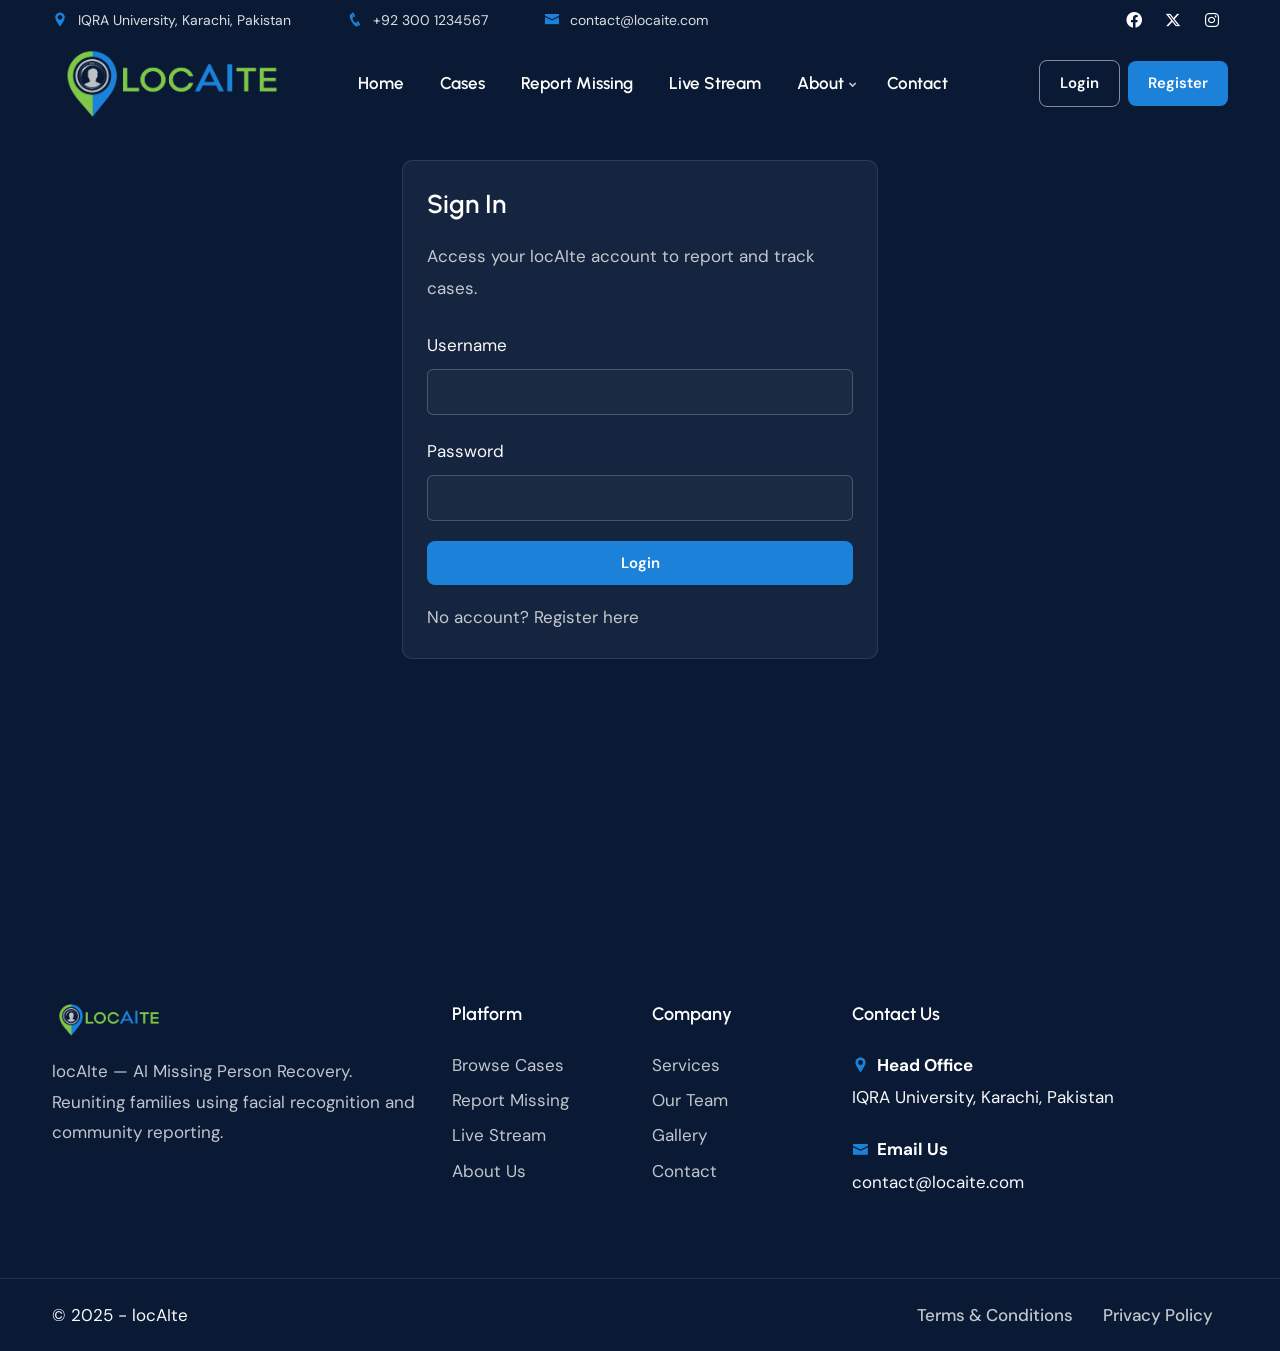
<file: new_front_end/dashboard.html>
<!DOCTYPE html>
<html lang="en">
<head>
  <title>Admin Dashboard - locAIte</title>
  <link rel="icon" href="images/icon.webp" type="image/gif" sizes="16x16">
  <meta content="text/html;charset=utf-8" http-equiv="Content-Type">
  <meta content="width=device-width, initial-scale=1.0" name="viewport">
  <link href="css/bootstrap.min.css" rel="stylesheet" type="text/css" id="bootstrap">
  <link href="css/plugins.css" rel="stylesheet" type="text/css">
  <link href="css/style.css" rel="stylesheet" type="text/css">
  <link id="colors" href="css/colors/scheme-1.css" rel="stylesheet" type="text/css">
</head>
<body>
  <div id="wrapper">
    <div id="site-header"></div>
    <div class="no-bottom no-top" id="content">
      <div id="top"></div>
      <section class="text-light" style="padding:160px 0 90px;background:var(--bg-dark-1);min-height:100vh">
        <div class="container">
          <div class="d-flex justify-content-between align-items-center mb-4">
            <h2 class="mb-0">Admin Dashboard</h2>
            <a href="sightings.html" class="btn-main btn-line"><span>Social Media Sightings</span></a>
          </div>

          <div class="row g-4 mb-5" id="stats">
            <div class="col-lg-4"><div class="p-4 rounded-1 text-center" style="background:rgba(255,255,255,.05);border:1px solid rgba(255,255,255,.1)"><h2 class="id-color mb-0" id="stat-total">–</h2><p class="mb-0">Total Cases</p></div></div>
            <div class="col-lg-4"><div class="p-4 rounded-1 text-center" style="background:rgba(255,255,255,.05);border:1px solid rgba(255,255,255,.1)"><h2 class="id-color mb-0" id="stat-active">–</h2><p class="mb-0">Active Cases</p></div></div>
            <div class="col-lg-4"><div class="p-4 rounded-1 text-center" style="background:rgba(255,255,255,.05);border:1px solid rgba(255,255,255,.1)"><h2 class="id-color mb-0" id="stat-pending">–</h2><p class="mb-0">Pending Matches</p></div></div>
          </div>

          <h4 class="mb-3">Pending Match Alerts</h4>
          <div id="matches" class="mb-5"><p>Loading…</p></div>
        </div>
      </section>
    </div>
    <div id="site-footer"></div>
  </div>

  <script src="js/plugins.js"></script>
  <script src="js/app.js"></script>
  <script src="js/designesia.js"></script>
  <script>
    if (LOCAITE.requireRole(["admin"])) {
      async function loadStats() {
        try {
          var s = await LOCAITE.apiGet("/api/admin/dashboard");
          document.getElementById("stat-total").textContent = s.total_cases;
          document.getElementById("stat-active").textContent = s.active_cases;
          document.getElementById("stat-pending").textContent = s.pending_matches;
        } catch (e) {}
      }
      function matchRow(m) {
        var photo = m.person_photo || "images/misc/placeholder.jpg";
        // Lower distance = better match; show as a rough confidence %.
        var conf = Math.max(0, Math.round((1 - m.confidence) * 100));
        return (
          '<div class="d-flex align-items-center p-3 mb-2 rounded-1" style="background:rgba(255,255,255,.05);border:1px solid rgba(255,255,255,.1)">' +
          '<div style="width:70px;height:70px;background:#111 url(\'' + photo + '\') center/cover no-repeat;border-radius:6px"></div>' +
          '<div class="ms-3 flex-grow-1">' +
          "<h6 class='mb-0'>" + m.person_name + "</h6>" +
          "<small class='text-muted-light'>Distance " + m.confidence.toFixed(3) + " · ~" + conf + "% confidence · " + new Date(m.timestamp).toLocaleString() + "</small>" +
          "</div>" +
          '<div><button class="btn-main btn-sm me-2" data-act="confirm" data-id="' + m.id + '"><span>Confirm</span></button>' +
          '<button class="btn-main btn-line btn-sm" data-act="reject" data-id="' + m.id + '"><span>Reject</span></button></div>' +
          "</div>"
        );
      }
      async function loadMatches() {
        var host = document.getElementById("matches");
        try {
          var list = await LOCAITE.apiGet("/api/admin/matches");
          host.innerHTML = list.length ? list.map(matchRow).join("") : '<p class="text-muted-light">No pending matches.</p>';
          host.querySelectorAll("button[data-act]").forEach(function (b) {
            b.addEventListener("click", async function () {
              b.disabled = true;
              try {
                await LOCAITE.apiPost("/api/admin/match/" + b.dataset.id, { action: b.dataset.act });
                loadStats(); loadMatches();
              } catch (err) { alert(err.message); b.disabled = false; }
            });
          });
        } catch (err) {
          host.innerHTML = '<div class="alert alert-danger">' + err.message + "</div>";
        }
      }
      loadStats();
      loadMatches();
    }
  </script>
</body>
</html>
</file>
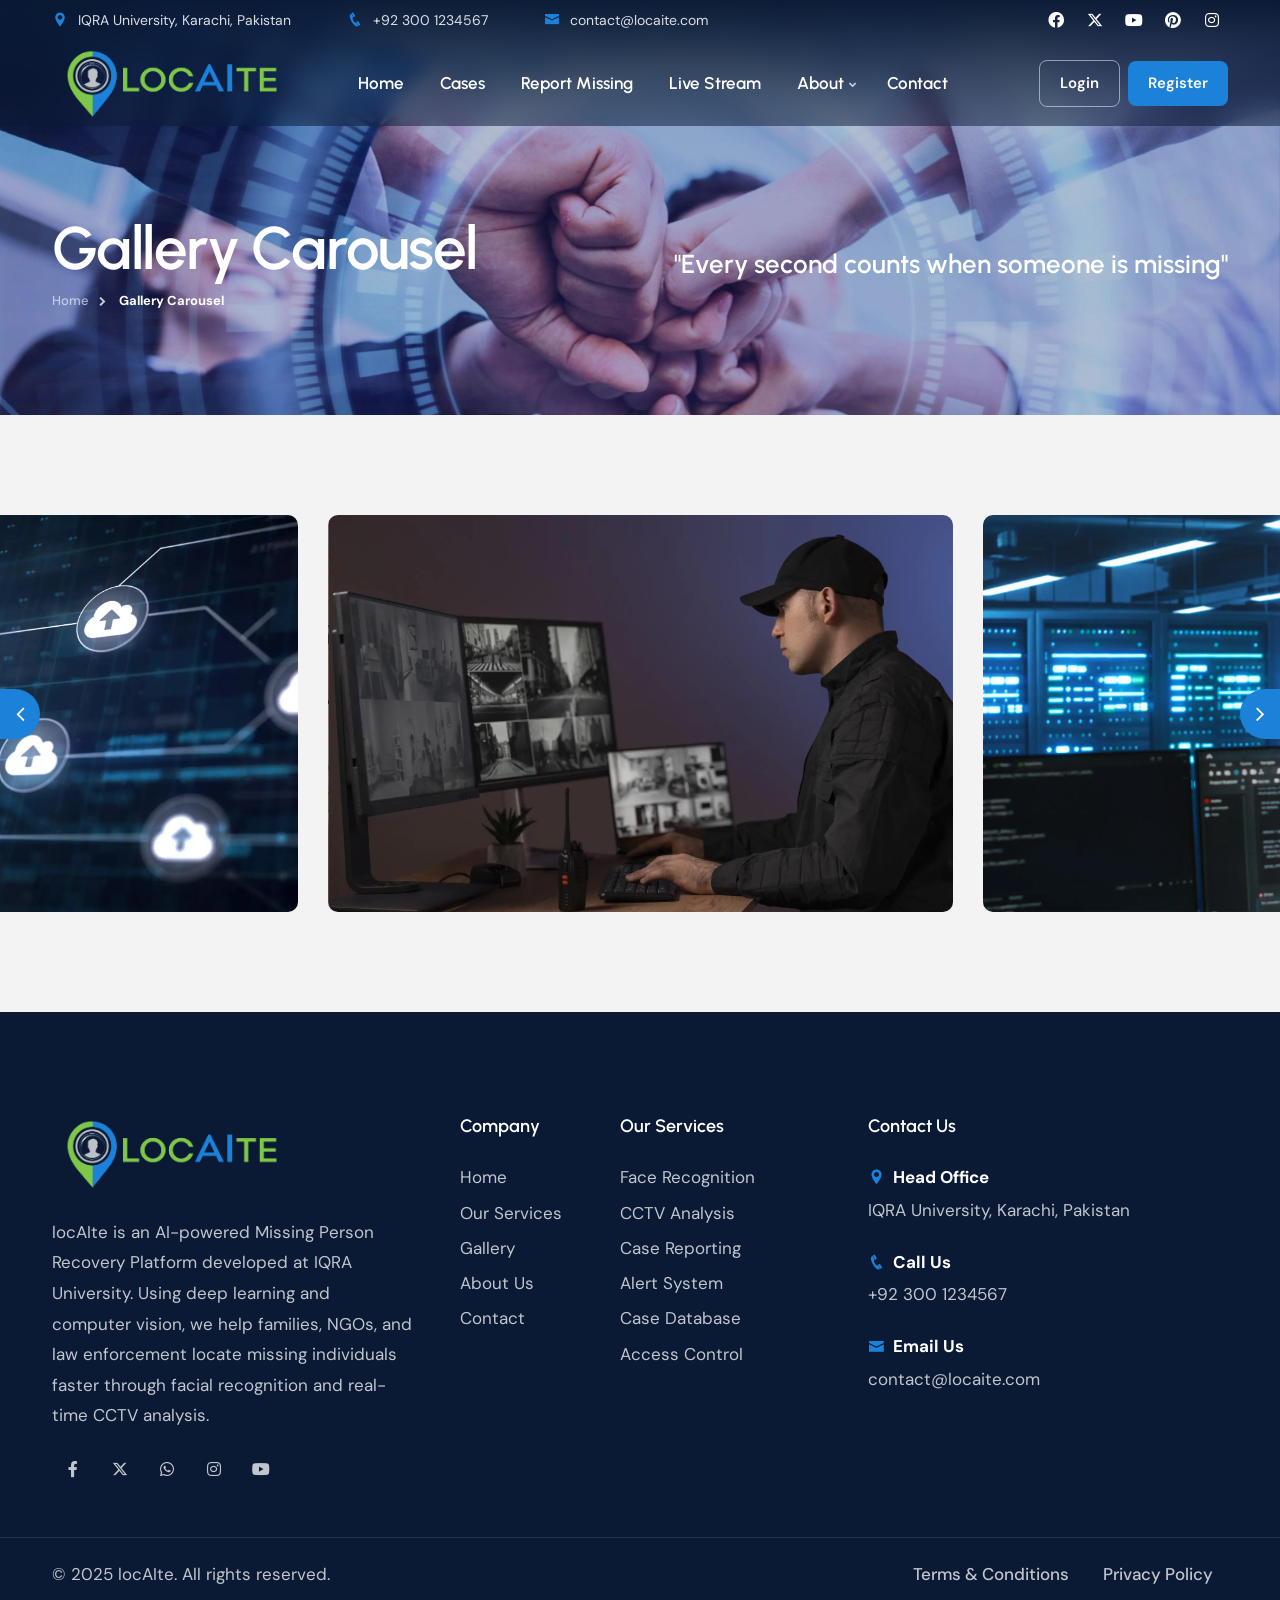
<file: new_front_end/gallery-carousel.html>
<!DOCTYPE html>
<html lang="en">

<head>
    <title>locAIte - AI Missing Person Recovery Platform</title>
    <link rel="icon" href="images/icon.webp" type="image/gif" sizes="16x16">
    <meta content="text/html;charset=utf-8" http-equiv="Content-Type">
    <meta content="width=device-width, initial-scale=1.0" name="viewport" >
    <meta content="locAIte - AI Missing Person Recovery Platform" name="description" >
    <meta content="" name="keywords" >
    <meta content="" name="author" >
    <!-- CSS Files
    ================================================== -->
    <link href="css/bootstrap.min.css" rel="stylesheet" type="text/css" id="bootstrap">
    <link href="css/plugins.css" rel="stylesheet" type="text/css" >
    <link href="css/swiper.css" rel="stylesheet" type="text/css" >
    <link href="css/style.css" rel="stylesheet" type="text/css" >
    <!-- color scheme -->
    <link id="colors" href="css/colors/scheme-1.css" rel="stylesheet" type="text/css" >

</head>

<body>
    <div id="wrapper">
        <div class="float-text show-on-scroll">
            <span><a href="#">Scroll to top</a></span>
        </div>
        <div class="scrollbar-v show-on-scroll"></div>

        <!-- preloader begin -->
        <div id="de-loader"></div>
        <!-- preloader end -->

        <!-- header begin -->
        <header>
            <div id="topbar">
                <div class="container">
                    <div class="row">
                        <div class="col-lg-12">
                            <div class="d-flex justify-content-between xs-hide">
                                <div class="d-flex">
                                    <div class="topbar-widget me-3"><a href="#"><i class="icofont-location-pin"></i>IQRA University, Karachi, Pakistan</a></div>
                                    <div class="topbar-widget me-3"><a href="#"><i class="icofont-phone"></i>+92 300 1234567</a></div>
                                    <div class="topbar-widget me-3"><a href="#"><i class="icofont-envelope"></i>contact@locaite.com</a></div>
                                </div>

                                <div class="d-flex">
                                    <div class="social-icons">
                                        <a href="#"><i class="fa-brands fa-facebook fa-lg"></i></a>
                                        <a href="#"><i class="fa-brands fa-x-twitter fa-lg"></i></a>
                                        <a href="#"><i class="fa-brands fa-youtube fa-lg"></i></a>
                                        <a href="#"><i class="fa-brands fa-pinterest fa-lg"></i></a>
                                        <a href="#"><i class="fa-brands fa-instagram fa-lg"></i></a>
                                    </div>
                                </div>
                            </div>
                        </div>
                    </div>
                    <div class="clearfix"></div>
                </div>
            </div>

            <div class="container">
                <div class="row">
                    <div class="col-md-12">
                        <div class="de-flex sm-pt10">
                            <div class="de-flex-col">
                                <!-- logo begin -->
                                <div id="logo">
                                    <a href="index.html">
                                        <img class="logo-main" src="images/locaite-logo.png" alt="" >
                                        <img class="logo-mobile" src="images/locaite-logo.png" alt="" >
                                    </a>
                                </div>
                                <!-- logo end -->
                            </div>
                            <div class="de-flex-col header-col-mid">
                                <!-- mainemenu begin -->
                                <ul id="mainmenu">
                                    <li><a class="menu-item" href="index.html">Home</a></li>
                                    <li><a class="menu-item" href="services.html">Services</a></li>
                                    <li><a class="menu-item" href="about.html">About</a>
                                        <ul>
                                            <li><a href="about.html">About</a></li>
                                            <li><a href="team.html">Our Team</a></li>
                                            <li><a href="gallery-filter.html">Gallery Filter</a></li>
                                            <li><a href="gallery-carousel.html">Gallery Carousel</a></li>
                                        </ul>
                                    </li>
                                    <li><a class="menu-item" href="contact.html">Contact Us</a></li>
                                </ul>
                                <!-- mainmenu end -->
                            </div>
                            <div class="de-flex-col">
                                <div class="menu_side_area">
                                    <a href="register.html" class="btn-main fx-slide btn-line me-2"><span>Start For Free</span></a>
                                    <a href="register.html" class="btn-main fx-slide"><span>Explore Pricing</span></a>
                                    <span id="menu-btn"></span>
                                </div>
                            </div>
                        </div>
                    </div>
                </div>
            </div>
        </header>
        <!-- header end -->
        <!-- content begin -->
        <div class="no-bottom no-top" id="content">

            <div id="top"></div>

            <section id="subheader" class="section-dark bg-dark text-light relative jarallax">
                <div class="gradient-edge-top"></div>
                <img src="images/background/1.webp" class="jarallax-img" alt="">
                <div class="container relative z-2">
                    <div class="row gy-4 gx-5 align-items-center">
                        <div class="spacer-double sm-hide"></div>

                        <div class="col-lg-6">
                            <h1 class="mb-0 wow fadeInUp" data-wow-delay=".2s">Gallery Carousel</h1>
                            <ul class="crumb wow fadeInUp">
                                <li><a href="index.html">Home</a></li>
                                <li class="active">Gallery Carousel</li>
                            </ul>   
                        </div>

                        <div class="col-lg-6 text-lg-end sm-hide">
                            <h3>"Every second counts when someone is missing"</h3>
                        </div>
                    </div>
                </div>
            </section>

            <section id="section-gallery" class="bg-light" aria-label="section">

                <div class="container-fluid">
                    <div class="row">
                        <div class="col-lg-12">
                            <div class="owl-custom-nav menu-float" data-target="#carousel-1">
                                <a class="btn-next"></a>
                                <a class="btn-prev"></a>                                

                                <div id="carousel-1" class="owl-2-cols-center owl-carousel owl-theme">
                                    <div class="item rooms">
                                        <a href="images/gallery/l1.webp" class="image-popup d-block hover">
                                            <div class="relative overflow-hidden rounded-1">
                                                <div class="absolute start-0 w-100 hover-op-1 p-5 abs-middle z-3 text-center text-white">View</div>
                                                <div class="absolute start-0 w-100 h-100 overlay-black-5 hover-op-1 z-2"></div>
                                                <img src="images/gallery/l1.webp" class="w-100 hover-scale-1-2" alt="">
                                            </div>
                                        </a>
                                    </div>

                                    <div class="item dining">
                                        <a href="images/gallery/l6.webp" class="image-popup d-block hover">
                                            <div class="relative overflow-hidden rounded-1">
                                                <div class="absolute start-0 w-100 hover-op-1 p-5 abs-middle z-3 text-center text-white">View</div>
                                                <div class="absolute start-0 w-100 h-100 overlay-black-5 hover-op-1 z-2"></div>
                                                <img src="images/gallery/l6.webp" class="w-100 hover-scale-1-2" alt="">
                                            </div>
                                        </a>
                                    </div>

                                    <div class="item facilities">
                                        <a href="images/gallery/l9.webp" class="image-popup d-block hover">
                                            <div class="relative overflow-hidden rounded-1">
                                                <div class="absolute start-0 w-100 hover-op-1 p-5 abs-middle z-3 text-center text-white">View</div>
                                                <div class="absolute start-0 w-100 h-100 overlay-black-5 hover-op-1 z-2"></div>
                                                <img src="images/gallery/l9.webp" class="w-100 hover-scale-1-2" alt="">
                                            </div>
                                        </a>
                                    </div>

                                    <div class="item rooms">
                                        <a href="images/gallery/l3.webp" class="image-popup d-block hover">
                                            <div class="relative overflow-hidden rounded-1">
                                                <div class="absolute start-0 w-100 hover-op-1 p-5 abs-middle z-3 text-center text-white">View</div>
                                                <div class="absolute start-0 w-100 h-100 overlay-black-5 hover-op-1 z-2"></div>
                                                <img src="images/gallery/l3.webp" class="w-100 hover-scale-1-2" alt="">
                                            </div>
                                        </a>
                                    </div>

                                    <div class="item dining">
                                        <a href="images/gallery/l8.webp" class="image-popup d-block hover">
                                            <div class="relative overflow-hidden rounded-1">
                                                <div class="absolute start-0 w-100 hover-op-1 p-5 abs-middle z-3 text-center text-white">View</div>
                                                <div class="absolute start-0 w-100 h-100 overlay-black-5 hover-op-1 z-2"></div>
                                                <img src="images/gallery/l8.webp" class="w-100 hover-scale-1-2" alt="">
                                            </div>
                                        </a>
                                    </div>

                                    <div class="item rooms">
                                        <a href="images/gallery/l5.webp" class="image-popup d-block hover">
                                            <div class="relative overflow-hidden rounded-1">
                                                <div class="absolute start-0 w-100 hover-op-1 p-5 abs-middle z-3 text-center text-white">View</div>
                                                <div class="absolute start-0 w-100 h-100 overlay-black-5 hover-op-1 z-2"></div>
                                                <img src="images/gallery/l5.webp" class="w-100 hover-scale-1-2" alt="">
                                            </div>
                                        </a>
                                    </div>

                                    <div class="item facilities">
                                        <a href="images/gallery/l11.webp" class="image-popup d-block hover">
                                            <div class="relative overflow-hidden rounded-1">
                                                <div class="absolute start-0 w-100 hover-op-1 p-5 abs-middle z-3 text-center text-white">View</div>
                                                <div class="absolute start-0 w-100 h-100 overlay-black-5 hover-op-1 z-2"></div>
                                                <img src="images/gallery/l11.webp" class="w-100 hover-scale-1-2" alt="">
                                            </div>
                                        </a>
                                    </div>

                                    <div class="item rooms">
                                        <a href="images/gallery/l2.webp" class="image-popup d-block hover">
                                            <div class="relative overflow-hidden rounded-1">
                                                <div class="absolute start-0 w-100 hover-op-1 p-5 abs-middle z-3 text-center text-white">View</div>
                                                <div class="absolute start-0 w-100 h-100 overlay-black-5 hover-op-1 z-2"></div>
                                                <img src="images/gallery/l2.webp" class="w-100 hover-scale-1-2" alt="">
                                            </div>
                                        </a>
                                    </div>

                                    <div class="item facilities">
                                        <a href="images/gallery/l10.webp" class="image-popup d-block hover">
                                            <div class="relative overflow-hidden rounded-1">
                                                <div class="absolute start-0 w-100 hover-op-1 p-5 abs-middle z-3 text-center text-white">View</div>
                                                <div class="absolute start-0 w-100 h-100 overlay-black-5 hover-op-1 z-2"></div>
                                                <img src="images/gallery/l10.webp" class="w-100 hover-scale-1-2" alt="">
                                            </div>
                                        </a>
                                    </div>

                                    <div class="item rooms">
                                        <a href="images/gallery/l4.webp" class="image-popup d-block hover">
                                            <div class="relative overflow-hidden rounded-1">
                                                <div class="absolute start-0 w-100 hover-op-1 p-5 abs-middle z-3 text-center text-white">View</div>
                                                <div class="absolute start-0 w-100 h-100 overlay-black-5 hover-op-1 z-2"></div>
                                                <img src="images/gallery/l4.webp" class="w-100 hover-scale-1-2" alt="">
                                            </div>
                                        </a>
                                    </div>

                                    <div class="item dining">
                                        <a href="images/gallery/l7.webp" class="image-popup d-block hover">
                                            <div class="relative overflow-hidden rounded-1">
                                                <div class="absolute start-0 w-100 hover-op-1 p-5 abs-middle z-3 text-center text-white">View</div>
                                                <div class="absolute start-0 w-100 h-100 overlay-black-5 hover-op-1 z-2"></div>
                                                <img src="images/gallery/l7.webp" class="w-100 hover-scale-1-2" alt="">
                                            </div>
                                        </a>
                                    </div>

                                    <div class="item facilities">
                                        <a href="images/gallery/l12.webp" class="image-popup d-block hover">
                                            <div class="relative overflow-hidden rounded-1">
                                                <div class="absolute start-0 w-100 hover-op-1 p-5 abs-middle z-3 text-center text-white">View</div>
                                                <div class="absolute start-0 w-100 h-100 overlay-black-5 hover-op-1 z-2"></div>
                                                <img src="images/gallery/l12.webp" class="w-100 hover-scale-1-2" alt="">
                                            </div>
                                        </a>
                                    </div>                            
                                </div>
                            </div>
                        </div>
                    </div>
                </div>
                
            </section>

        </div>
        <!-- content end -->

        <!-- footer begin -->
        <footer class="section-dark">
          <div class="container">
            <div class="row gx-5">
              <div class="col-lg-4 col-sm-6">
                <img src="images/locaite-logo.png" class="logo-footer" alt="">
                <div class="spacer-20"></div>
                <p>locAIte is an AI-powered Missing Person Recovery Platform developed at IQRA University. Using deep learning and computer vision, we help families, NGOs, and law enforcement locate missing individuals faster through facial recognition and real-time CCTV analysis.</p>

                <div class="social-icons mb-sm-30">
                  <a href="#"><i class="fa-brands fa-facebook-f"></i></a>
                  <a href="#"><i class="fa-brands fa-x-twitter"></i></a>
                  <a href="#"><i class="fa-brands fa-whatsapp"></i></a>
                  <a href="#"><i class="fa-brands fa-instagram"></i></a>
                  <a href="#"><i class="fa-brands fa-youtube"></i></a>
                </div>
              </div>

              <div class="col-lg-4 col-sm-12 order-lg-1 order-sm-2">
                <div class="row">
                  <div class="col-lg-5">
                    <div class="widget">
                      <h5>Company</h5>
                      <ul>
                        <li><a href="index.html">Home</a></li>
                        <li><a href="services.html">Our Services</a></li>
                        <li><a href="gallery-filter.html">Gallery</a></li>
                        <li><a href="about.html">About Us</a></li>
                        <li><a href="contact.html">Contact</a></li>
                      </ul>
                    </div>
                  </div>

                  <div class="col-lg-7">
                    <div class="widget">
                      <h5>Our Services</h5>
                      <ul>
                        <li><a href="services.html">Face Recognition</a></li>
                        <li><a href="services.html">CCTV Analysis</a></li>
                        <li><a href="services.html">Case Reporting</a></li>
                        <li><a href="services.html">Alert System</a></li>
                        <li><a href="services.html">Case Database</a></li>
                        <li><a href="services.html">Access Control</a></li>
                      </ul>
                    </div>
                  </div>
                </div>
              </div>

              <div class="col-lg-4 col-sm-6 order-lg-2 order-sm-1">
                <div class="widget">
                  <h5>Contact Us</h5>

                  <div class="fw-bold text-white">
                    <i class="icofont-location-pin me-2 id-color"></i>Head Office
                  </div>
                  IQRA University, Karachi, Pakistan

                  <div class="spacer-20"></div>

                  <div class="fw-bold text-white">
                    <i class="icofont-phone me-2 id-color"></i>Call Us
                  </div>
                  +92 300 1234567

                  <div class="spacer-20"></div>

                  <div class="fw-bold text-white">
                    <i class="icofont-envelope me-2 id-color"></i>Email Us
                  </div>
                  contact@locaite.com
                </div>
              </div>
            </div>
          </div>

          <div class="subfooter">
            <div class="container">
              <div class="row">
                <div class="col-md-12">
                  <div class="de-flex">
                    <div class="de-flex-col">
                      &copy; 2025 locAIte. All rights reserved.
                    </div>
                    <ul class="menu-simple">
                      <li><a href="#">Terms &amp; Conditions</a></li>
                      <li><a href="#">Privacy Policy</a></li>
                    </ul>
                  </div>
                </div>
              </div>
            </div>
          </div>
        </footer>

        <!-- footer end -->
    </div>
    
    <!-- Javascript Files
    ================================================== -->
    <script src="js/plugins.js"></script>
    <script src="js/app.js"></script>
    <script src="js/designesia.js"></script>
    <script src="js/custom-marquee.js"></script> 

</html>
</file>
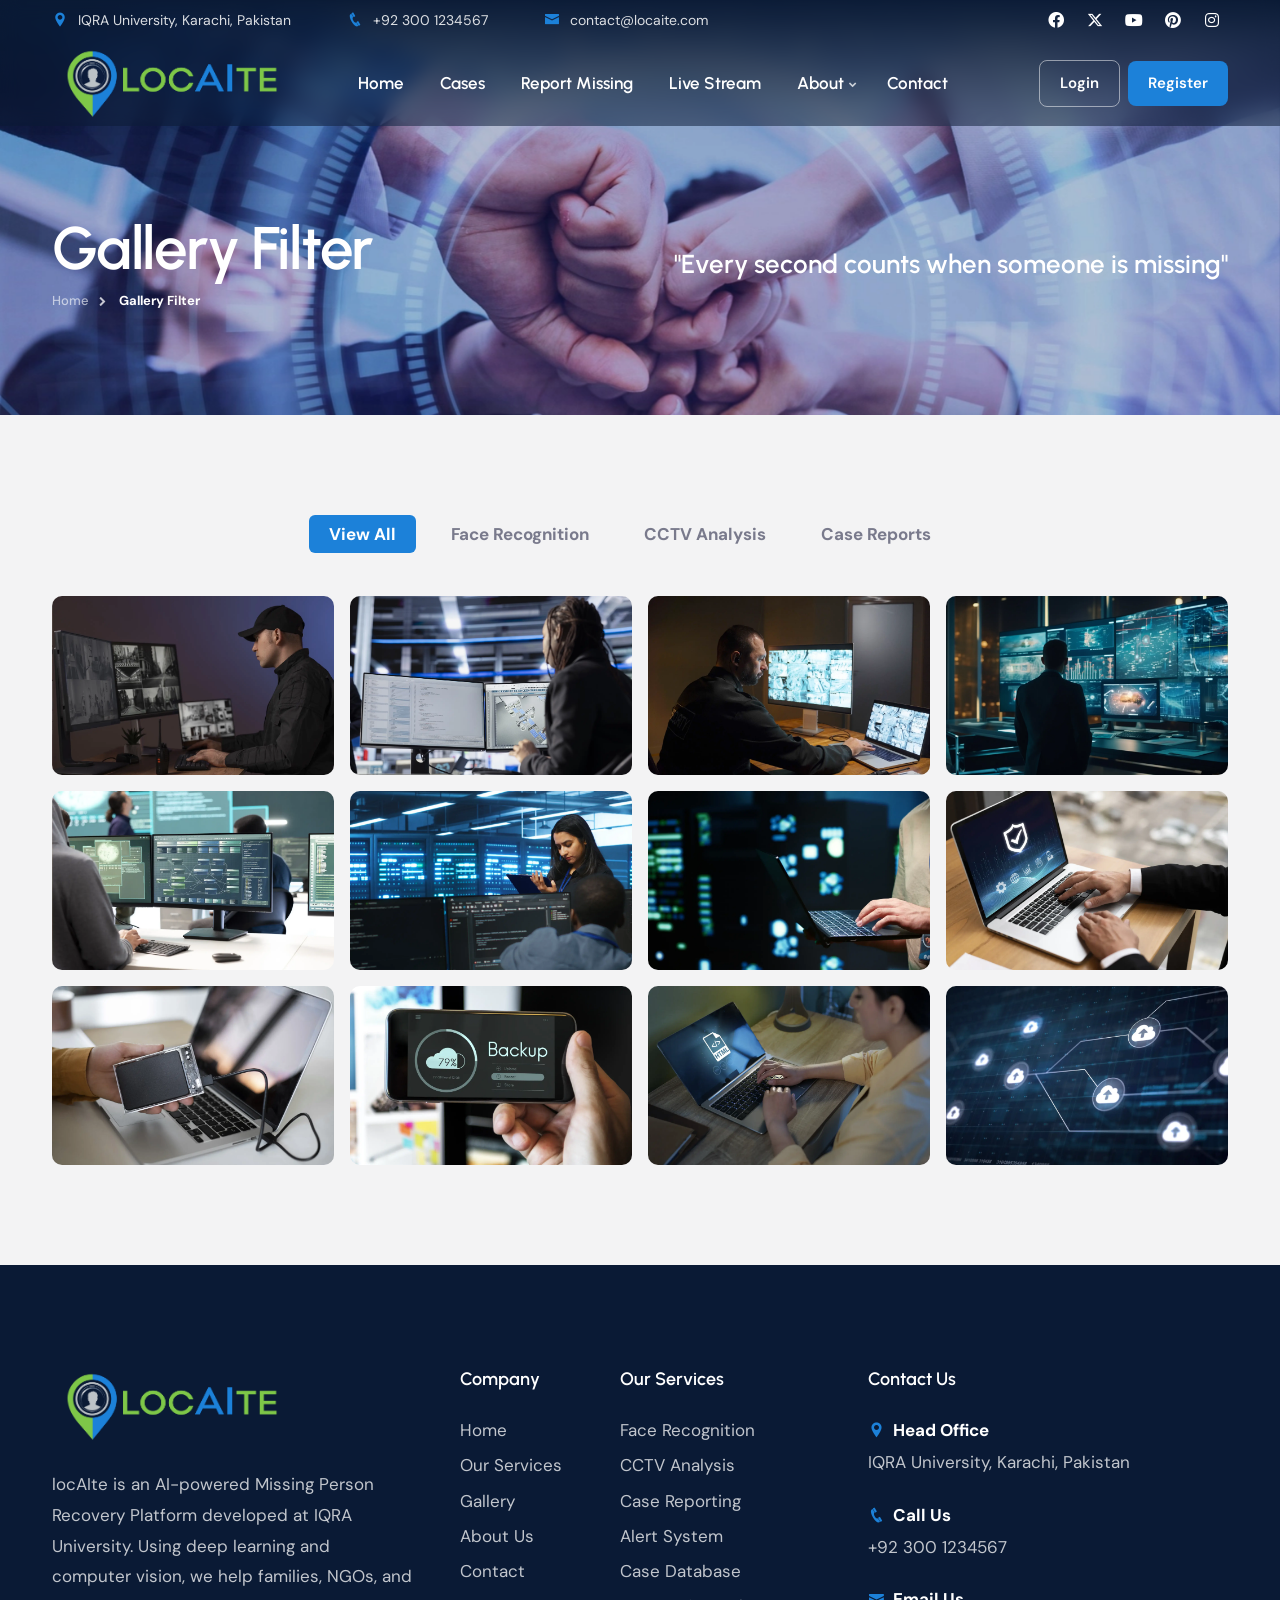
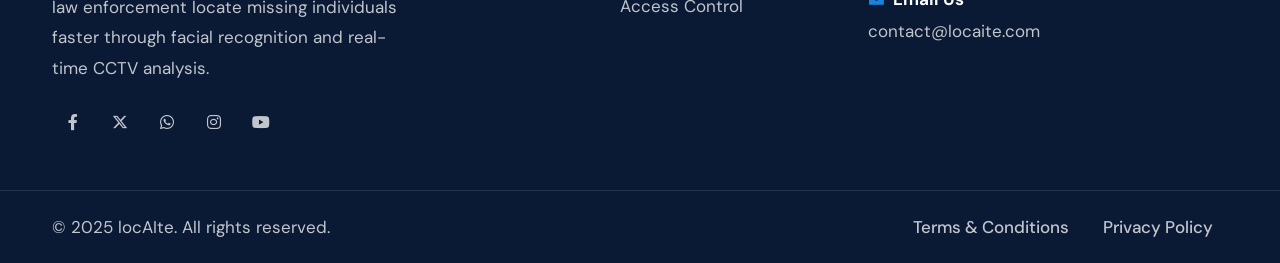
<file: new_front_end/gallery-filter.html>
<!DOCTYPE html>
<html lang="en">

<head>
    <title>locAIte - AI Missing Person Recovery Platform</title>
    <link rel="icon" href="images/icon.webp" type="image/gif" sizes="16x16">
    <meta content="text/html;charset=utf-8" http-equiv="Content-Type">
    <meta content="width=device-width, initial-scale=1.0" name="viewport" >
    <meta content="locAIte - AI Missing Person Recovery Platform" name="description" >
    <meta content="" name="keywords" >
    <meta content="" name="author" >
    <!-- CSS Files
    ================================================== -->
    <link href="css/bootstrap.min.css" rel="stylesheet" type="text/css" id="bootstrap">
    <link href="css/plugins.css" rel="stylesheet" type="text/css" >
    <link href="css/swiper.css" rel="stylesheet" type="text/css" >
    <link href="css/style.css" rel="stylesheet" type="text/css" >
    <!-- color scheme -->
    <link id="colors" href="css/colors/scheme-1.css" rel="stylesheet" type="text/css" >

</head>

<body>
    <div id="wrapper">
        <div class="float-text show-on-scroll">
            <span><a href="#">Scroll to top</a></span>
        </div>
        <div class="scrollbar-v show-on-scroll"></div>

        <!-- preloader begin -->
        <div id="de-loader"></div>
        <!-- preloader end -->

        <!-- header begin -->
        <header>
            <div id="topbar">
                <div class="container">
                    <div class="row">
                        <div class="col-lg-12">
                            <div class="d-flex justify-content-between xs-hide">
                                <div class="d-flex">
                                    <div class="topbar-widget me-3"><a href="#"><i class="icofont-location-pin"></i>IQRA University, Karachi, Pakistan</a></div>
                                    <div class="topbar-widget me-3"><a href="#"><i class="icofont-phone"></i>+92 300 1234567</a></div>
                                    <div class="topbar-widget me-3"><a href="#"><i class="icofont-envelope"></i>contact@locaite.com</a></div>
                                </div>

                                <div class="d-flex">
                                    <div class="social-icons">
                                        <a href="#"><i class="fa-brands fa-facebook fa-lg"></i></a>
                                        <a href="#"><i class="fa-brands fa-x-twitter fa-lg"></i></a>
                                        <a href="#"><i class="fa-brands fa-youtube fa-lg"></i></a>
                                        <a href="#"><i class="fa-brands fa-pinterest fa-lg"></i></a>
                                        <a href="#"><i class="fa-brands fa-instagram fa-lg"></i></a>
                                    </div>
                                </div>
                            </div>
                        </div>
                    </div>
                    <div class="clearfix"></div>
                </div>
            </div>

            <div class="container">
                <div class="row">
                    <div class="col-md-12">
                        <div class="de-flex sm-pt10">
                            <div class="de-flex-col">
                                <!-- logo begin -->
                                <div id="logo">
                                    <a href="index.html">
                                        <img class="logo-main" src="images/locaite-logo.png" alt="" >
                                        <img class="logo-mobile" src="images/locaite-logo.png" alt="" >
                                    </a>
                                </div>
                                <!-- logo end -->
                            </div>
                            <div class="de-flex-col header-col-mid">
                                <!-- mainemenu begin -->
                                <ul id="mainmenu">
                                    <li><a class="menu-item" href="index.html">Home</a></li>
                                    <li><a class="menu-item" href="services.html">Services</a></li>
                                    <li><a class="menu-item" href="about.html">About</a>
                                        <ul>
                                            <li><a href="about.html">About</a></li>
                                            <li><a href="team.html">Our Team</a></li>
                                            <li><a href="gallery-filter.html">Gallery Filter</a></li>
                                            <li><a href="gallery-carousel.html">Gallery Carousel</a></li>
                                        </ul>
                                    </li>
                                    <li><a class="menu-item" href="contact.html">Contact Us</a></li>
                                </ul>
                                <!-- mainmenu end -->
                            </div>
                            <div class="de-flex-col">
                                <div class="menu_side_area">
                                    <a href="register.html" class="btn-main fx-slide btn-line me-2"><span>Start For Free</span></a>
                                    <a href="register.html" class="btn-main fx-slide"><span>Explore Pricing</span></a>
                                    <span id="menu-btn"></span>
                                </div>
                            </div>
                        </div>
                    </div>
                </div>
            </div>
        </header>
        <!-- header end -->
        <!-- content begin -->
        <div class="no-bottom no-top" id="content">

            <div id="top"></div>

            <section id="subheader" class="section-dark bg-dark text-light relative jarallax">
                <div class="gradient-edge-top"></div>
                <img src="images/background/1.webp" class="jarallax-img" alt="">
                <div class="container relative z-2">
                    <div class="row gy-4 gx-5 align-items-center">
                        <div class="spacer-double sm-hide"></div>

                        <div class="col-lg-6">
                            <h1 class="mb-0 wow fadeInUp" data-wow-delay=".2s">Gallery Filter</h1>
                            <ul class="crumb wow fadeInUp">
                                <li><a href="index.html">Home</a></li>
                                <li class="active">Gallery Filter</li>
                            </ul>   
                        </div>

                        <div class="col-lg-6 text-lg-end sm-hide">
                            <h3>"Every second counts when someone is missing"</h3>
                        </div>
                    </div>
                </div>
            </section>

            <section id="section-gallery" class="bg-light">
                <div class="container">

                  <div class="row">
                      <div class="col-md-12 text-center">
                          <ul id="filters" class="wow fadeInUp" data-wow-delay="0s">
                            <li><a href="#" data-filter="*" class="selected">View All</a></li>
                              <li><a href="#" data-filter=".face-recognition">Face Recognition</a></li>
                              <li><a href="#" data-filter=".cctv-analysis">CCTV Analysis</a></li>
                              <li><a href="#" data-filter=".case-reports">Case Reports</a><li>
                          </ul>
                      </div>
                  </div>

                  <div id="gallery" class="row g-3 wow fadeIn" data-wow-delay=".3s">

                    <div class="col-md-3 col-sm-6 col-12 item cctv-analysis">
                        <a href="images/gallery/l1.webp" class="image-popup d-block hover">
                            <div class="relative overflow-hidden rounded-1">
                                <div class="absolute start-0 w-100 hover-op-1 p-5 abs-middle z-2 text-center text-white z-3">
                                    View
                                </div>
                                <div class="absolute start-0 w-100 h-100 overlay-black-5 hover-op-1 z-2"></div>
                                <img src="images/gallery/l1.webp" class="w-100 hover-scale-1-2" alt="">
                            </div>
                        </a>
                    </div>

                    <div class="col-md-3 col-sm-6 col-12 item cctv-analysis">
                        <a href="images/gallery/l2.webp" class="image-popup d-block hover">
                            <div class="relative overflow-hidden rounded-1">
                                <div class="absolute start-0 w-100 hover-op-1 p-5 abs-middle z-2 text-center text-white z-3">
                                    View
                                </div>
                                <div class="absolute start-0 w-100 h-100 overlay-black-5 hover-op-1 z-2"></div>
                                <img src="images/gallery/l2.webp" class="w-100 hover-scale-1-2" alt="">
                            </div>
                        </a>
                    </div>

                    <div class="col-md-3 col-sm-6 col-12 item cctv-analysis">
                        <a href="images/gallery/l3.webp" class="image-popup d-block hover">
                            <div class="relative overflow-hidden rounded-1">
                                <div class="absolute start-0 w-100 hover-op-1 p-5 abs-middle z-2 text-center text-white z-3">
                                    View
                                </div>
                                <div class="absolute start-0 w-100 h-100 overlay-black-5 hover-op-1 z-2"></div>
                                <img src="images/gallery/l3.webp" class="w-100 hover-scale-1-2" alt="">
                            </div>
                        </a>
                    </div>

                    <div class="col-md-3 col-sm-6 col-12 item cctv-analysis">
                        <a href="images/gallery/l4.webp" class="image-popup d-block hover">
                            <div class="relative overflow-hidden rounded-1">
                                <div class="absolute start-0 w-100 hover-op-1 p-5 abs-middle z-2 text-center text-white z-3">
                                    View
                                </div>
                                <div class="absolute start-0 w-100 h-100 overlay-black-5 hover-op-1 z-2"></div>
                                <img src="images/gallery/l4.webp" class="w-100 hover-scale-1-2" alt="">
                            </div>
                        </a>
                    </div>

                    <div class="col-md-3 col-sm-6 col-12 item cctv-analysis">
                        <a href="images/gallery/l5.webp" class="image-popup d-block hover">
                            <div class="relative overflow-hidden rounded-1">
                                <div class="absolute start-0 w-100 hover-op-1 p-5 abs-middle z-2 text-center text-white z-3">
                                    View
                                </div>
                                <div class="absolute start-0 w-100 h-100 overlay-black-5 hover-op-1 z-2"></div>
                                <img src="images/gallery/l5.webp" class="w-100 hover-scale-1-2" alt="">
                            </div>
                        </a>
                    </div>

                    <div class="col-md-3 col-sm-6 col-12 item face-recognition">
                        <a href="images/gallery/l6.webp" class="image-popup d-block hover">
                            <div class="relative overflow-hidden rounded-1">
                                <div class="absolute start-0 w-100 hover-op-1 p-5 abs-middle z-2 text-center text-white z-3">
                                    View
                                </div>
                                <div class="absolute start-0 w-100 h-100 overlay-black-5 hover-op-1 z-2"></div>
                                <img src="images/gallery/l6.webp" class="w-100 hover-scale-1-2" alt="">
                            </div>
                        </a>
                    </div>

                    <div class="col-md-3 col-sm-6 col-12 item face-recognition">
                        <a href="images/gallery/l7.webp" class="image-popup d-block hover">
                            <div class="relative overflow-hidden rounded-1">
                                <div class="absolute start-0 w-100 hover-op-1 p-5 abs-middle z-2 text-center text-white z-3">
                                    View
                                </div>
                                <div class="absolute start-0 w-100 h-100 overlay-black-5 hover-op-1 z-2"></div>
                                <img src="images/gallery/l7.webp" class="w-100 hover-scale-1-2" alt="">
                            </div>
                        </a>
                    </div>

                    <div class="col-md-3 col-sm-6 col-12 item face-recognition">
                        <a href="images/gallery/l8.webp" class="image-popup d-block hover">
                            <div class="relative overflow-hidden rounded-1">
                                <div class="absolute start-0 w-100 hover-op-1 p-5 abs-middle z-2 text-center text-white z-3">
                                    View
                                </div>
                                <div class="absolute start-0 w-100 h-100 overlay-black-5 hover-op-1 z-2"></div>
                                <img src="images/gallery/l8.webp" class="w-100 hover-scale-1-2" alt="">
                            </div>
                        </a>
                    </div>

                    <div class="col-md-3 col-sm-6 col-12 item case-reports">
                        <a href="images/gallery/l9.webp" class="image-popup d-block hover">
                            <div class="relative overflow-hidden rounded-1">
                                <div class="absolute start-0 w-100 hover-op-1 p-5 abs-middle z-2 text-center text-white z-3">
                                    View
                                </div>
                                <div class="absolute start-0 w-100 h-100 overlay-black-5 hover-op-1 z-2"></div>
                                <img src="images/gallery/l9.webp" class="w-100 hover-scale-1-2" alt="">
                            </div>
                        </a>
                    </div>

                    <div class="col-md-3 col-sm-6 col-12 item case-reports">
                        <a href="images/gallery/l10.webp" class="image-popup d-block hover">
                            <div class="relative overflow-hidden rounded-1">
                                <div class="absolute start-0 w-100 hover-op-1 p-5 abs-middle z-2 text-center text-white z-3">
                                    View
                                </div>
                                <div class="absolute start-0 w-100 h-100 overlay-black-5 hover-op-1 z-2"></div>
                                <img src="images/gallery/l10.webp" class="w-100 hover-scale-1-2" alt="">
                            </div>
                        </a>
                    </div>

                    <div class="col-md-3 col-sm-6 col-12 item case-reports">
                        <a href="images/gallery/l11.webp" class="image-popup d-block hover">
                            <div class="relative overflow-hidden rounded-1">
                                <div class="absolute start-0 w-100 hover-op-1 p-5 abs-middle z-2 text-center text-white z-3">
                                    View
                                </div>
                                <div class="absolute start-0 w-100 h-100 overlay-black-5 hover-op-1 z-2"></div>
                                <img src="images/gallery/l11.webp" class="w-100 hover-scale-1-2" alt="">
                            </div>
                        </a>
                    </div>

                    <div class="col-md-3 col-sm-6 col-12 item case-reports">
                        <a href="images/gallery/l12.webp" class="image-popup d-block hover">
                            <div class="relative overflow-hidden rounded-1">
                                <div class="absolute start-0 w-100 hover-op-1 p-5 abs-middle z-2 text-center text-white z-3">
                                    View
                                </div>
                                <div class="absolute start-0 w-100 h-100 overlay-black-5 hover-op-1 z-2"></div>
                                <img src="images/gallery/l12.webp" class="w-100 hover-scale-1-2" alt="">
                            </div>
                        </a>
                    </div>

                  </div>


                </div>
            </section>

        </div>
        <!-- content end -->

        <!-- footer begin -->
        <footer class="section-dark">
          <div class="container">
            <div class="row gx-5">
              <div class="col-lg-4 col-sm-6">
                <img src="images/locaite-logo.png" class="logo-footer" alt="">
                <div class="spacer-20"></div>
                <p>locAIte is an AI-powered Missing Person Recovery Platform developed at IQRA University. Using deep learning and computer vision, we help families, NGOs, and law enforcement locate missing individuals faster through facial recognition and real-time CCTV analysis.</p>

                <div class="social-icons mb-sm-30">
                  <a href="#"><i class="fa-brands fa-facebook-f"></i></a>
                  <a href="#"><i class="fa-brands fa-x-twitter"></i></a>
                  <a href="#"><i class="fa-brands fa-whatsapp"></i></a>
                  <a href="#"><i class="fa-brands fa-instagram"></i></a>
                  <a href="#"><i class="fa-brands fa-youtube"></i></a>
                </div>
              </div>

              <div class="col-lg-4 col-sm-12 order-lg-1 order-sm-2">
                <div class="row">
                  <div class="col-lg-5">
                    <div class="widget">
                      <h5>Company</h5>
                      <ul>
                        <li><a href="index.html">Home</a></li>
                        <li><a href="services.html">Our Services</a></li>
                        <li><a href="gallery-filter.html">Gallery</a></li>
                        <li><a href="about.html">About Us</a></li>
                        <li><a href="contact.html">Contact</a></li>
                      </ul>
                    </div>
                  </div>

                  <div class="col-lg-7">
                    <div class="widget">
                      <h5>Our Services</h5>
                      <ul>
                        <li><a href="services.html">Face Recognition</a></li>
                        <li><a href="services.html">CCTV Analysis</a></li>
                        <li><a href="services.html">Case Reporting</a></li>
                        <li><a href="services.html">Alert System</a></li>
                        <li><a href="services.html">Case Database</a></li>
                        <li><a href="services.html">Access Control</a></li>
                      </ul>
                    </div>
                  </div>
                </div>
              </div>

              <div class="col-lg-4 col-sm-6 order-lg-2 order-sm-1">
                <div class="widget">
                  <h5>Contact Us</h5>

                  <div class="fw-bold text-white">
                    <i class="icofont-location-pin me-2 id-color"></i>Head Office
                  </div>
                  IQRA University, Karachi, Pakistan

                  <div class="spacer-20"></div>

                  <div class="fw-bold text-white">
                    <i class="icofont-phone me-2 id-color"></i>Call Us
                  </div>
                  +92 300 1234567

                  <div class="spacer-20"></div>

                  <div class="fw-bold text-white">
                    <i class="icofont-envelope me-2 id-color"></i>Email Us
                  </div>
                  contact@locaite.com
                </div>
              </div>
            </div>
          </div>

          <div class="subfooter">
            <div class="container">
              <div class="row">
                <div class="col-md-12">
                  <div class="de-flex">
                    <div class="de-flex-col">
                      &copy; 2025 locAIte. All rights reserved.
                    </div>
                    <ul class="menu-simple">
                      <li><a href="#">Terms &amp; Conditions</a></li>
                      <li><a href="#">Privacy Policy</a></li>
                    </ul>
                  </div>
                </div>
              </div>
            </div>
          </div>
        </footer>

        <!-- footer end -->
    </div>

    <!-- Javascript Files
    ================================================== -->
    <script src="js/plugins.js"></script>
    <script src="js/app.js"></script>
    <script src="js/designesia.js"></script>
    <script src="js/custom-marquee.js"></script> 

</html>
</file>
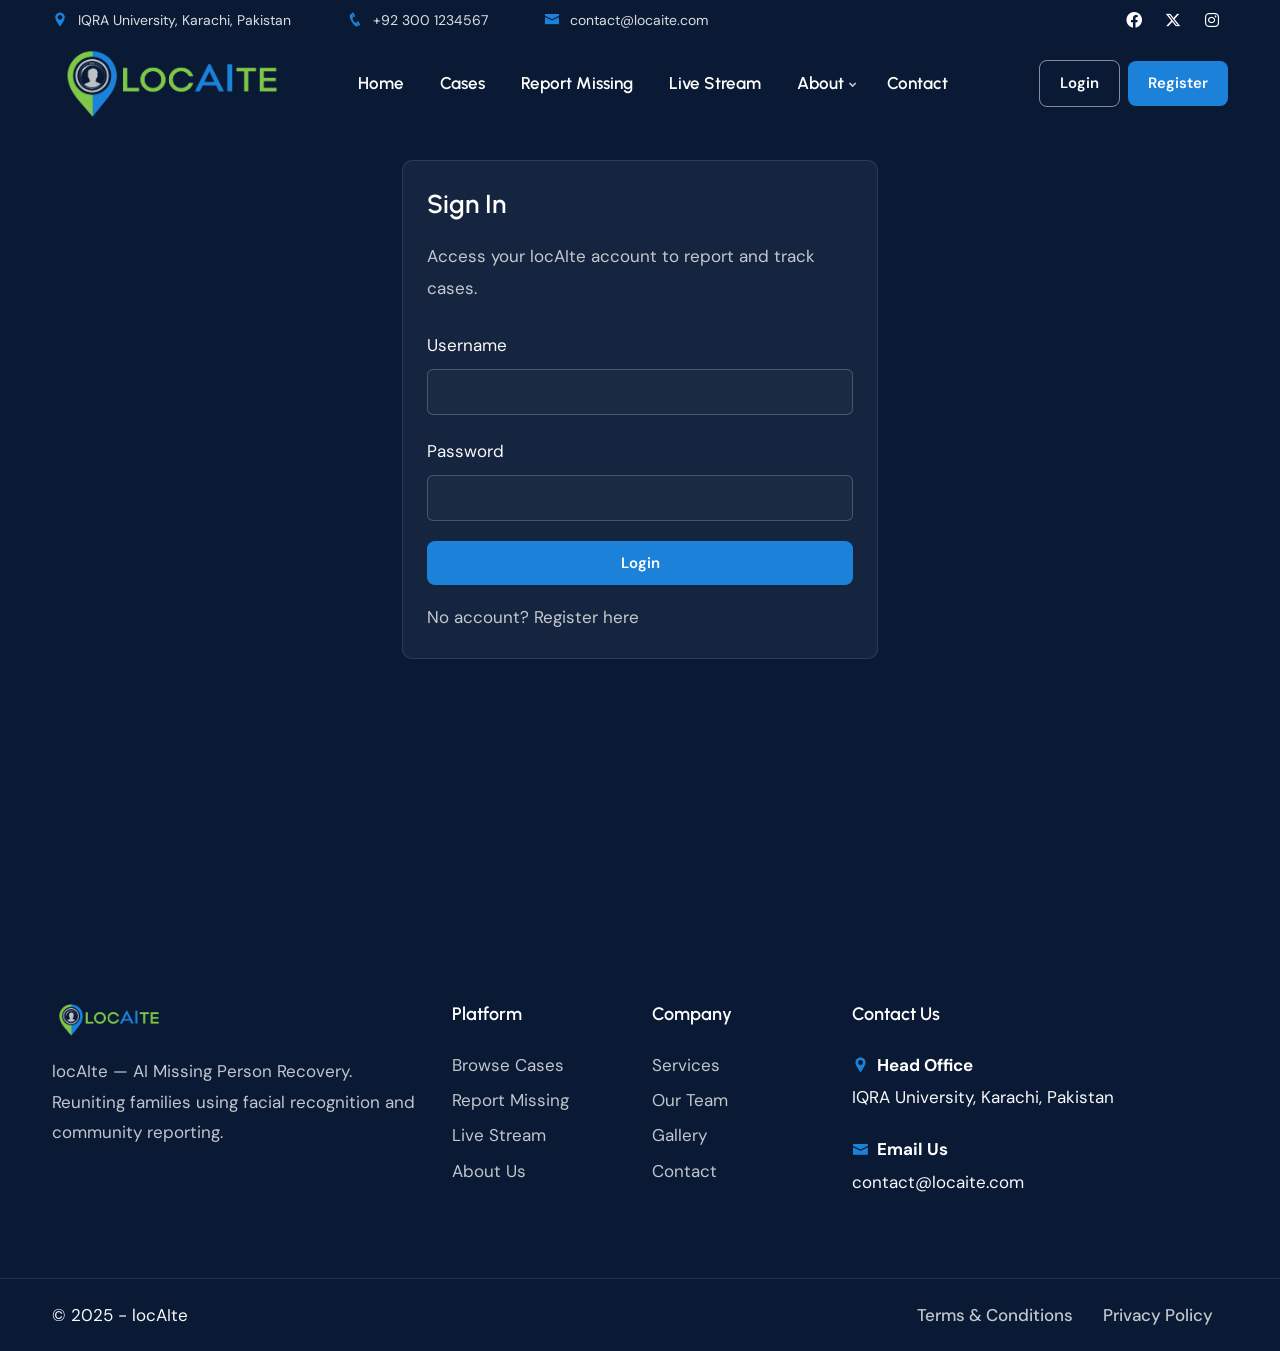
<file: new_front_end/login.html>
<!DOCTYPE html>
<html lang="en">
<head>
  <title>Login - locAIte</title>
  <link rel="icon" href="images/icon.webp" type="image/gif" sizes="16x16">
  <meta content="text/html;charset=utf-8" http-equiv="Content-Type">
  <meta content="width=device-width, initial-scale=1.0" name="viewport">
  <link href="css/bootstrap.min.css" rel="stylesheet" type="text/css" id="bootstrap">
  <link href="css/plugins.css" rel="stylesheet" type="text/css">
  <link href="css/style.css" rel="stylesheet" type="text/css">
  <link id="colors" href="css/colors/scheme-1.css" rel="stylesheet" type="text/css">
</head>
<body>
  <div id="wrapper">
    <div id="site-header"></div>
    <div class="no-bottom no-top" id="content">
      <div id="top"></div>
      <section class="text-light" style="padding:160px 0 90px;background:var(--bg-dark-1);min-height:100vh">
        <div class="container">
          <div class="row justify-content-center">
            <div class="col-lg-5 col-md-8">
              <div class="p-4 rounded-1" style="background:rgba(255,255,255,.05);border:1px solid rgba(255,255,255,.1)">
                <h3 class="mb-3">Sign In</h3>
                <p class="text-muted-light mb-4">Access your locAIte account to report and track cases.</p>
                <div id="msg"></div>
                <form id="login-form">
                  <div class="mb-3">
                    <label class="form-label">Username</label>
                    <input type="text" name="username" class="form-control" required>
                  </div>
                  <div class="mb-3">
                    <label class="form-label">Password</label>
                    <input type="password" name="password" class="form-control" required>
                  </div>
                  <button type="submit" class="btn-main w-100"><span>Login</span></button>
                </form>
                <p class="mt-3 mb-0">No account? <a href="register.html">Register here</a></p>
              </div>
            </div>
          </div>
        </div>
      </section>
    </div>
    <div id="site-footer"></div>
  </div>

  <script src="js/plugins.js"></script>
  <script src="js/app.js"></script>
  <script src="js/designesia.js"></script>
  <script>
    function param(n){return new URLSearchParams(location.search).get(n);}
    document.getElementById("login-form").addEventListener("submit", async function (e) {
      e.preventDefault();
      var msg = document.getElementById("msg");
      msg.innerHTML = "";
      var f = e.target;
      try {
        var data = await LOCAITE.apiPost("/api/auth/login", {
          username: f.username.value.trim(),
          password: f.password.value,
        });
        LOCAITE.login(data);
        var next = param("next");
        window.location.href = next || (data.role === "admin" ? "dashboard.html" : "cases.html");
      } catch (err) {
        msg.innerHTML = '<div class="alert alert-danger">' + err.message + "</div>";
      }
    });
  </script>
</body>
</html>
</file>
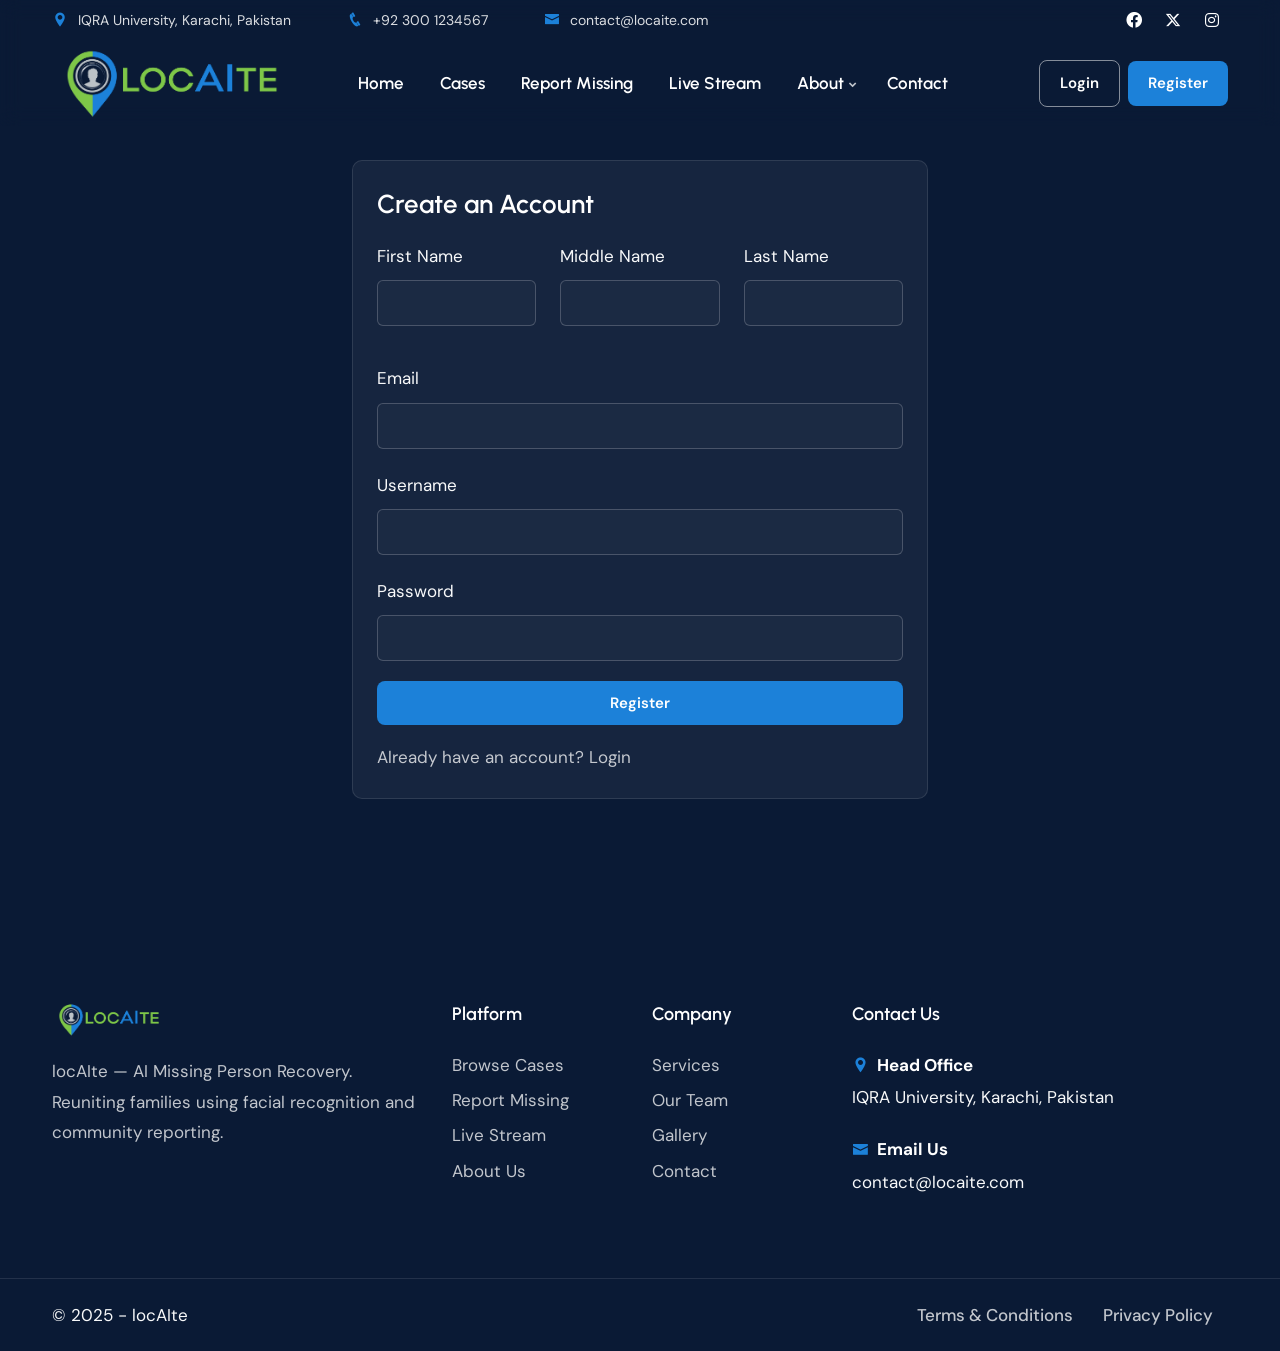
<file: new_front_end/register.html>
<!DOCTYPE html>
<html lang="en">
<head>
  <title>Register - locAIte</title>
  <link rel="icon" href="images/icon.webp" type="image/gif" sizes="16x16">
  <meta content="text/html;charset=utf-8" http-equiv="Content-Type">
  <meta content="width=device-width, initial-scale=1.0" name="viewport">
  <link href="css/bootstrap.min.css" rel="stylesheet" type="text/css" id="bootstrap">
  <link href="css/plugins.css" rel="stylesheet" type="text/css">
  <link href="css/style.css" rel="stylesheet" type="text/css">
  <link id="colors" href="css/colors/scheme-1.css" rel="stylesheet" type="text/css">
</head>
<body>
  <div id="wrapper">
    <div id="site-header"></div>
    <div class="no-bottom no-top" id="content">
      <div id="top"></div>
      <section class="text-light" style="padding:160px 0 90px;background:var(--bg-dark-1);min-height:100vh">
        <div class="container">
          <div class="row justify-content-center">
            <div class="col-lg-6 col-md-9">
              <div class="p-4 rounded-1" style="background:rgba(255,255,255,.05);border:1px solid rgba(255,255,255,.1)">
                <h3 class="mb-3">Create an Account</h3>
                <div id="msg"></div>
                <form id="register-form">
                  <div class="row">
                    <div class="col-md-4 mb-3">
                      <label class="form-label">First Name</label>
                      <input type="text" name="first_name" class="form-control" required>
                    </div>
                    <div class="col-md-4 mb-3">
                      <label class="form-label">Middle Name</label>
                      <input type="text" name="middle_name" class="form-control">
                    </div>
                    <div class="col-md-4 mb-3">
                      <label class="form-label">Last Name</label>
                      <input type="text" name="last_name" class="form-control" required>
                    </div>
                  </div>
                  <div class="mb-3">
                    <label class="form-label">Email</label>
                    <input type="email" name="email" class="form-control" required>
                  </div>
                  <div class="mb-3">
                    <label class="form-label">Username</label>
                    <input type="text" name="username" class="form-control" required>
                  </div>
                  <div class="mb-3">
                    <label class="form-label">Password</label>
                    <input type="password" name="password" class="form-control" required>
                  </div>
                  <button type="submit" class="btn-main w-100"><span>Register</span></button>
                </form>
                <p class="mt-3 mb-0">Already have an account? <a href="login.html">Login</a></p>
              </div>
            </div>
          </div>
        </div>
      </section>
    </div>
    <div id="site-footer"></div>
  </div>

  <script src="js/plugins.js"></script>
  <script src="js/app.js"></script>
  <script src="js/designesia.js"></script>
  <script>
    document.getElementById("register-form").addEventListener("submit", async function (e) {
      e.preventDefault();
      var msg = document.getElementById("msg");
      msg.innerHTML = "";
      var f = e.target;
      try {
        await LOCAITE.apiPost("/api/auth/signup", {
          first_name: f.first_name.value.trim(),
          middle_name: f.middle_name.value.trim(),
          last_name: f.last_name.value.trim(),
          email: f.email.value.trim(),
          username: f.username.value.trim(),
          password: f.password.value,
        });
        // Auto-login for convenience.
        var data = await LOCAITE.apiPost("/api/auth/login", {
          username: f.username.value.trim(),
          password: f.password.value,
        });
        LOCAITE.login(data);
        window.location.href = "cases.html";
      } catch (err) {
        msg.innerHTML = '<div class="alert alert-danger">' + err.message + "</div>";
      }
    });
  </script>
</body>
</html>
</file>
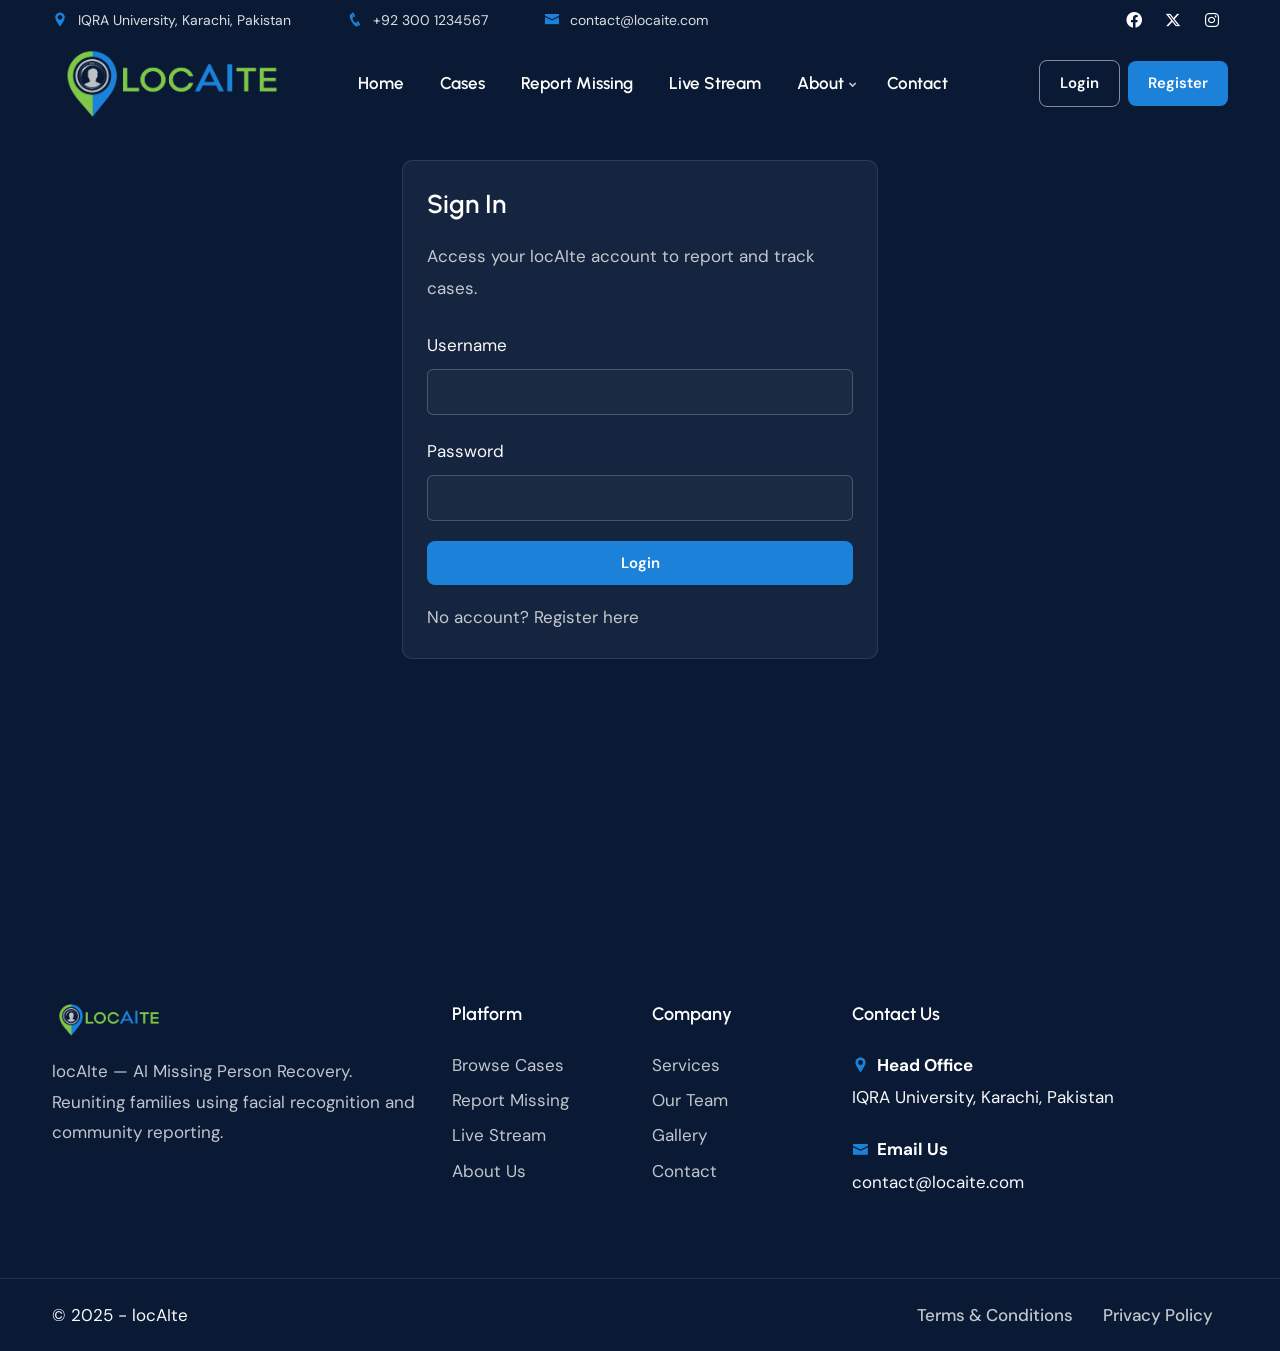
<file: new_front_end/report.html>
<!DOCTYPE html>
<html lang="en">
<head>
  <title>Report Missing Person - locAIte</title>
  <link rel="icon" href="images/icon.webp" type="image/gif" sizes="16x16">
  <meta content="text/html;charset=utf-8" http-equiv="Content-Type">
  <meta content="width=device-width, initial-scale=1.0" name="viewport">
  <link href="css/bootstrap.min.css" rel="stylesheet" type="text/css" id="bootstrap">
  <link href="css/plugins.css" rel="stylesheet" type="text/css">
  <link href="css/style.css" rel="stylesheet" type="text/css">
  <link id="colors" href="css/colors/scheme-1.css" rel="stylesheet" type="text/css">
</head>
<body>
  <div id="wrapper">
    <div id="site-header"></div>
    <div class="no-bottom no-top" id="content">
      <div id="top"></div>
      <section class="text-light" style="padding:160px 0 90px;background:var(--bg-dark-1);min-height:100vh">
        <div class="container">
          <div class="row justify-content-center">
            <div class="col-lg-8">
              <div class="text-center mb-4">
                <h2>Report a Missing Person</h2>
                <p class="text-muted-light">Provide details and clear face photos. The system extracts a facial signature used to match against live camera feeds.</p>
              </div>
              <div class="p-4 rounded-1" style="background:rgba(255,255,255,.05);border:1px solid rgba(255,255,255,.1)">
                <div id="msg"></div>
                <form id="report-form">
                  <div class="mb-3">
                    <label class="form-label">Full Name *</label>
                    <input type="text" name="name" class="form-control" required>
                  </div>
                  <div class="mb-3">
                    <label class="form-label">National ID (CNIC)</label>
                    <input type="text" name="national_id" class="form-control" placeholder="XXXXX-XXXXXXX-X" pattern="\d{5}-\d{7}-\d{1}">
                    <small class="text-muted-light">Format: 12345-1234567-1</small>
                  </div>
                  <div class="mb-3">
                    <label class="form-label">Last Known Location</label>
                    <input type="text" name="last_location" class="form-control" placeholder="e.g. Saddar, Karachi">
                  </div>
                  <div class="mb-3">
                    <label class="form-label">Identifiers / Physical Description</label>
                    <textarea name="identifiers" rows="3" class="form-control" placeholder="Height, clothing, marks, etc."></textarea>
                  </div>
                  <div class="p-3 rounded-1 mb-3" style="background:rgba(126,199,72,.06);border:1px solid rgba(126,199,72,.2)">
                    <label class="form-label mb-1">Your contact <span class="text-muted-light">(so we can alert you about updates on this person)</span></label>
                    <div class="row g-2">
                      <div class="col-md-6">
                        <input type="tel" name="reporter_phone" class="form-control" placeholder="Phone, e.g. 0300-1234567">
                      </div>
                      <div class="col-md-6">
                        <input type="email" name="reporter_email" class="form-control" placeholder="Email for alerts">
                      </div>
                    </div>
                    <div class="form-text text-muted-light small">You'll be alerted when a new sighting location or a camera face-match is found.</div>
                  </div>
                  <div class="mb-3">
                    <label class="form-label">Photos * <span class="text-muted-light">(1–10 clear face photos; the first becomes the main display photo)</span></label>
                    <input type="file" name="photos" class="form-control" accept="image/png,image/jpeg,image/webp" multiple required>
                    <div id="photo-count" class="form-text text-muted-light small"></div>
                  </div>
                  <button type="submit" class="btn-main" id="submit-btn"><span>Submit Report</span></button>
                </form>
              </div>
            </div>
          </div>
        </div>
      </section>
    </div>
    <div id="site-footer"></div>
  </div>

  <script src="js/plugins.js"></script>
  <script src="js/app.js"></script>
  <script src="js/designesia.js"></script>
  <script>
    if (LOCAITE.requireRole()) {
      var photosInput = document.querySelector("input[name=photos]");
      var photoCount = document.getElementById("photo-count");
      photosInput.addEventListener("change", function () {
        var n = this.files.length;
        if (n === 0) { photoCount.textContent = ""; photoCount.className = "form-text text-muted-light small"; return; }
        if (n > 10) { photoCount.textContent = n + " selected — please choose 10 or fewer."; photoCount.className = "form-text text-danger small"; }
        else { photoCount.textContent = n + " photo(s) selected."; photoCount.className = "form-text text-success small"; }
      });

      document.getElementById("report-form").addEventListener("submit", async function (e) {
        e.preventDefault();
        var msg = document.getElementById("msg");
        var btn = document.getElementById("submit-btn");
        msg.innerHTML = "";
        var f = e.target;
        var n = f.photos.files.length;
        if (n < 1) { msg.innerHTML = '<div class="alert alert-danger">Please upload at least 1 photo.</div>'; return; }
        if (n > 10) { msg.innerHTML = '<div class="alert alert-danger">Please upload at most 10 photos (you selected ' + n + ').</div>'; return; }
        var fd = new FormData();
        fd.append("name", f.name.value.trim());
        fd.append("national_id", f.national_id.value.trim());
        fd.append("last_location", f.last_location.value.trim());
        fd.append("identifiers", f.identifiers.value.trim());
        fd.append("reporter_phone", f.reporter_phone.value.trim());
        fd.append("reporter_email", f.reporter_email.value.trim());
        for (var i = 0; i < f.photos.files.length; i++) fd.append("photos", f.photos.files[i]);
        btn.disabled = true; btn.innerHTML = "<span>Processing faces…</span>";
        try {
          var data = await LOCAITE.apiPostForm("/api/cases/", fd);
          window.location.href = "case.html?id=" + data.id;
        } catch (err) {
          msg.innerHTML = '<div class="alert alert-danger">' + err.message + "</div>";
          btn.disabled = false; btn.innerHTML = "<span>Submit Report</span>";
        }
      });
    }
  </script>
</body>
</html>
</file>
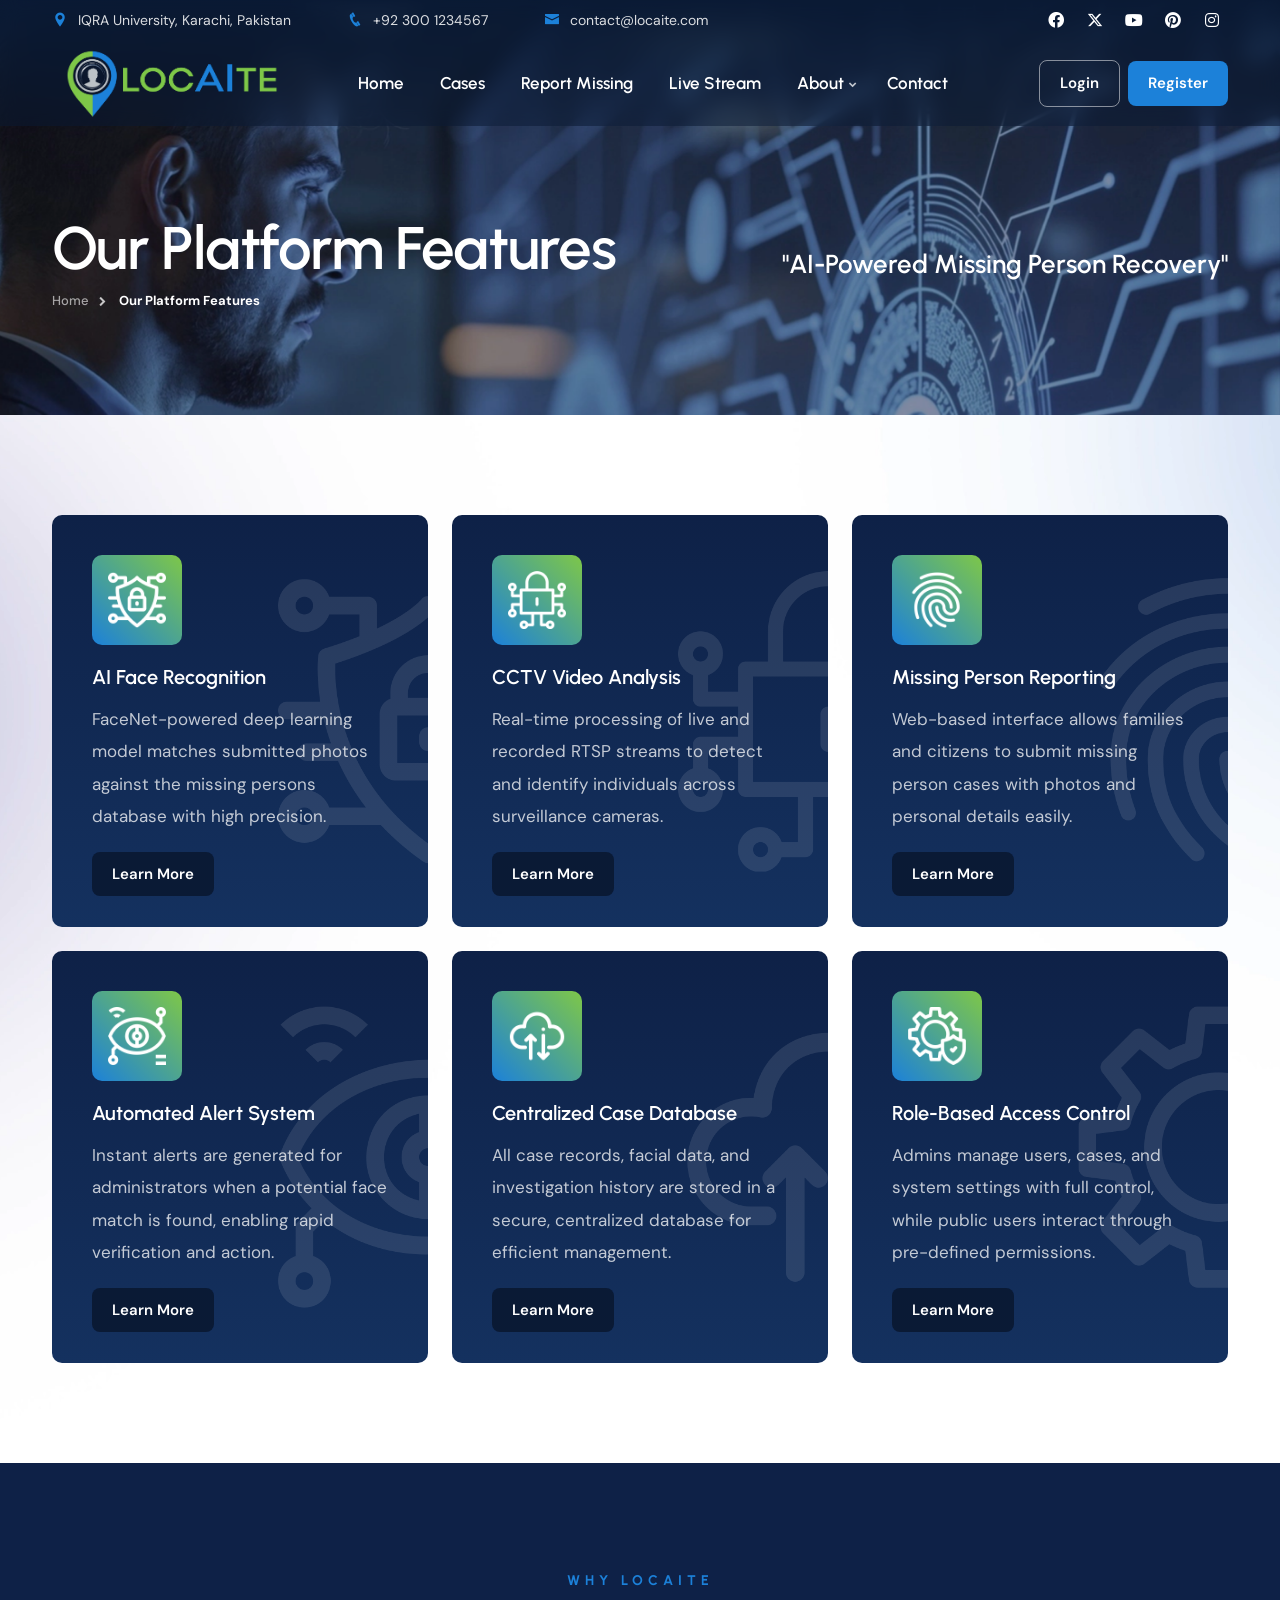
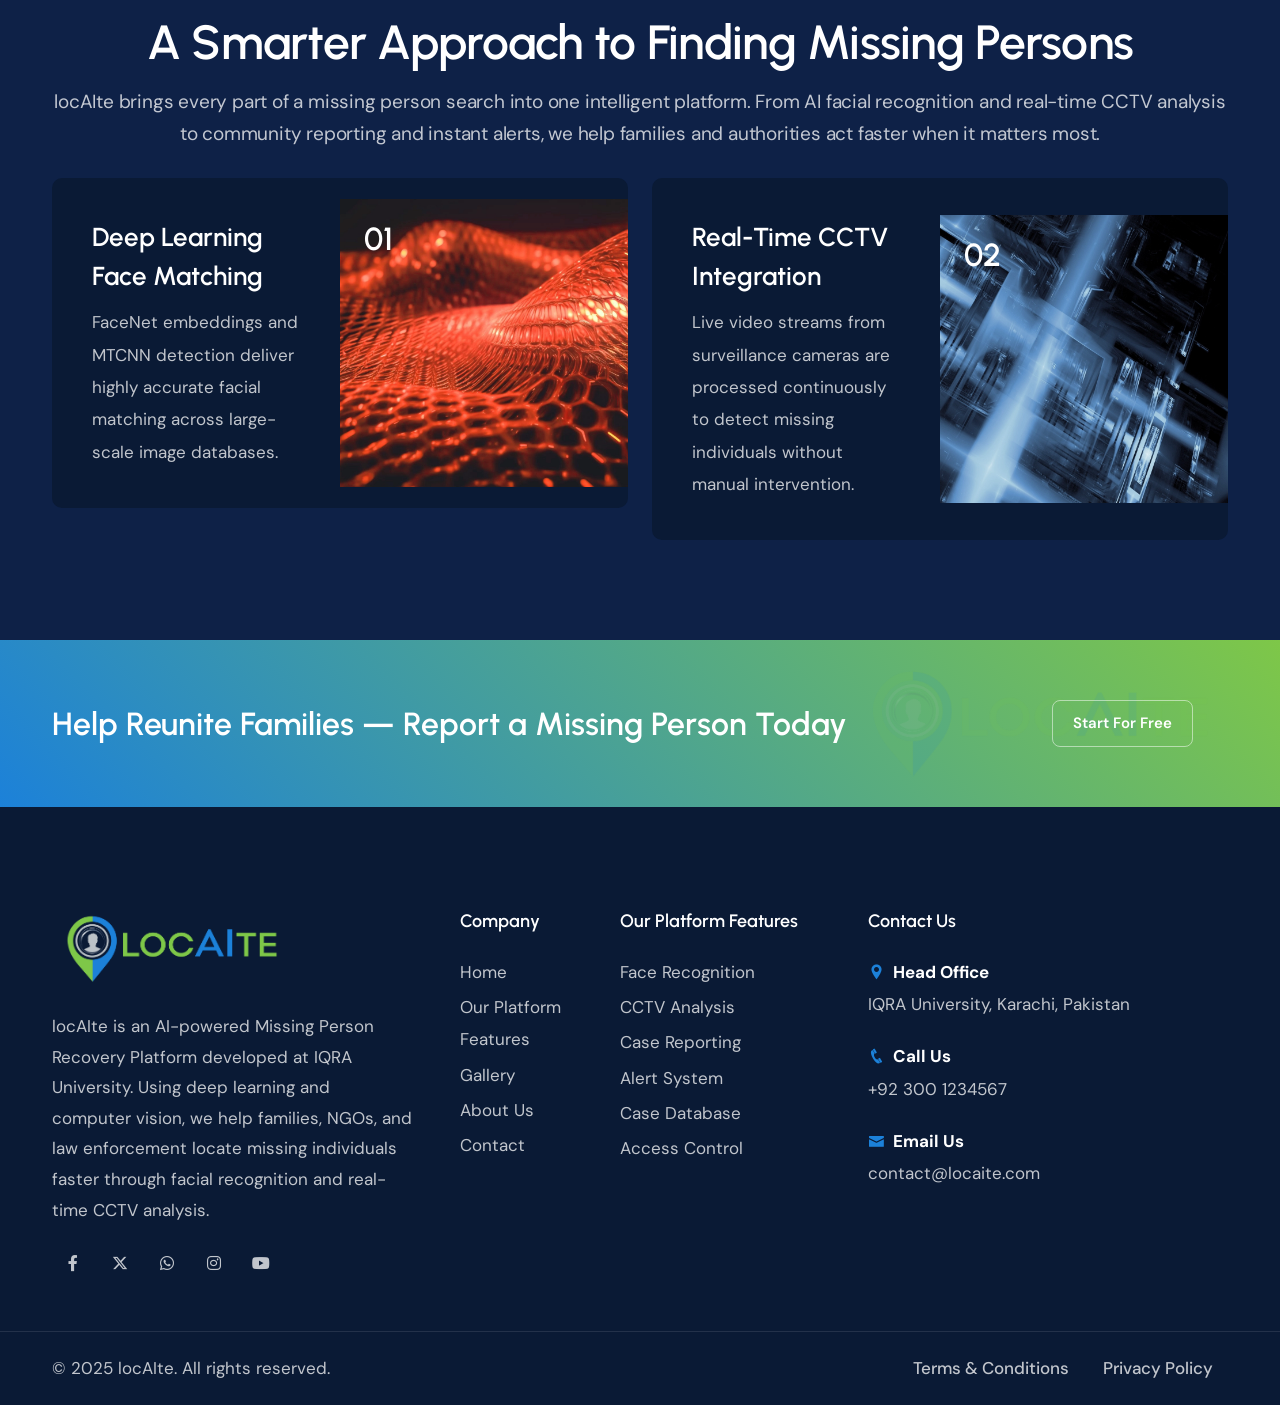
<file: new_front_end/services.html>
<!DOCTYPE html>
<html lang="en">

<head>
    <title>locAIte - AI Missing Person Recovery Platform</title>
    <link rel="icon" href="images/icon.webp" type="image/gif" sizes="16x16">
    <meta content="text/html;charset=utf-8" http-equiv="Content-Type">
    <meta content="width=device-width, initial-scale=1.0" name="viewport" >
    <meta content="locAIte - AI Missing Person Recovery Platform" name="description" >
    <meta content="" name="keywords" >
    <meta content="" name="author" >
    <!-- CSS Files
    ================================================== -->
    <link href="css/bootstrap.min.css" rel="stylesheet" type="text/css" id="bootstrap">
    <link href="css/plugins.css" rel="stylesheet" type="text/css" >
    <link href="css/swiper.css" rel="stylesheet" type="text/css" >
    <link href="css/style.css" rel="stylesheet" type="text/css" >
    <!-- color scheme -->
    <link id="colors" href="css/colors/scheme-1.css" rel="stylesheet" type="text/css" >

</head>

<body>
    <div id="wrapper">
        <div class="float-text show-on-scroll">
            <span><a href="#">Scroll to top</a></span>
        </div>
        <div class="scrollbar-v show-on-scroll"></div>

        <!-- preloader begin -->
        <div id="de-loader"></div>
        <!-- preloader end -->

        <!-- header begin -->
        <header>
            <div id="topbar">
                <div class="container">
                    <div class="row">
                        <div class="col-lg-12">
                            <div class="d-flex justify-content-between xs-hide">
                                <div class="d-flex">
                                    <div class="topbar-widget me-3"><a href="#"><i class="icofont-location-pin"></i>IQRA University, Karachi, Pakistan</a></div>
                                    <div class="topbar-widget me-3"><a href="#"><i class="icofont-phone"></i>+92 300 1234567</a></div>
                                    <div class="topbar-widget me-3"><a href="#"><i class="icofont-envelope"></i>contact@locaite.com</a></div>
                                </div>

                                <div class="d-flex">
                                    <div class="social-icons">
                                        <a href="#"><i class="fa-brands fa-facebook fa-lg"></i></a>
                                        <a href="#"><i class="fa-brands fa-x-twitter fa-lg"></i></a>
                                        <a href="#"><i class="fa-brands fa-youtube fa-lg"></i></a>
                                        <a href="#"><i class="fa-brands fa-pinterest fa-lg"></i></a>
                                        <a href="#"><i class="fa-brands fa-instagram fa-lg"></i></a>
                                    </div>
                                </div>
                            </div>
                        </div>
                    </div>
                    <div class="clearfix"></div>
                </div>
            </div>

            <div class="container">
                <div class="row">
                    <div class="col-md-12">
                        <div class="de-flex sm-pt10">
                            <div class="de-flex-col">
                                <!-- logo begin -->
                                <div id="logo">
                                    <a href="index.html">
                                        <img class="logo-main" src="images/locaite-logo.png" alt="" >
                                        <img class="logo-mobile" src="images/locaite-logo.png" alt="" >
                                    </a>
                                </div>
                                <!-- logo end -->
                            </div>
                            <div class="de-flex-col header-col-mid">
                                <!-- mainemenu begin -->
                                <ul id="mainmenu">
                                    <li><a class="menu-item" href="index.html">Home</a></li>
                                    <li><a class="menu-item" href="services.html">Services</a></li>
                                    <li><a class="menu-item" href="about.html">About</a>
                                        <ul>
                                            <li><a href="about.html">About</a></li>
                                            <li><a href="team.html">Our Team</a></li>
                                            <li><a href="gallery-filter.html">Gallery Filter</a></li>
                                            <li><a href="gallery-carousel.html">Gallery Carousel</a></li>
                                        </ul>
                                    </li>
                                    <li><a class="menu-item" href="contact.html">Contact Us</a></li>
                                </ul>
                                <!-- mainmenu end -->
                            </div>
                            <div class="de-flex-col">
                                <div class="menu_side_area">
                                    <a href="register.html" class="btn-main fx-slide btn-line me-2"><span>Start For Free</span></a>
                                    <a href="register.html" class="btn-main fx-slide"><span>Explore Pricing</span></a>
                                    <span id="menu-btn"></span>
                                </div>
                            </div>
                        </div>
                    </div>
                </div>
            </div>
        </header>
        <!-- header end -->
        <!-- content begin -->
        <div class="no-bottom no-top" id="content">

            <div id="top"></div>

            <section id="subheader" class="section-dark bg-dark text-light relative jarallax">
                <div class="gradient-edge-top"></div>
                <img src="images/background/2.webp" class="jarallax-img" alt="">
                <div class="container relative z-2">
                    <div class="row gy-4 gx-5 align-items-center">
                        <div class="spacer-double sm-hide"></div>

                        <div class="col-lg-6">
                            <h1 class="mb-0 wow fadeInUp" data-wow-delay=".2s">Our Platform Features</h1>
                            <ul class="crumb wow fadeInUp">
                                <li><a href="index.html">Home</a></li>
                                <li class="active">Our Platform Features</li>
                            </ul>   
                        </div>

                        <div class="col-lg-6 text-lg-end sm-hide">
                            <h3>"AI-Powered Missing Person Recovery"</h3>
                        </div>
                    </div>
                </div>

            </section>
             
            <section data-bgimage="url(images/background/6.webp) top">
                <div class="container">

                    <div class="row g-4">
                        <div class="col-lg-4 col-md-6 wow fadeInRight" data-wow-delay="0s">
                            <div href="service-single.html" class="d-block relative bg-dark-gradient text-light rounded-1 p-40 pb-20 overflow-hidden">
                                <div class="relative z-2 wow scaleIn" data-wow-delay=".0s">
                                    <img src="images/icons-white/face-recognition.png" class="w-90px mb-3 bg-color p-3 rounded-1" alt="">
                                    <h4>AI Face Recognition</h4>
                                    <p>FaceNet-powered deep learning model matches submitted photos against the missing persons database with high precision.</p>
                                    <a class="btn-main fx-slide bg-dark" href="service-single.html"><span>Learn More</span></a>
                                </div>
                                <img src="images/icons-white/face-recognition.png" class="w-80 abs start-60 abs-middle op-1" alt="">
                            </div>
                        </div>

                        <div class="col-lg-4 col-md-6 wow fadeInRight" data-wow-delay=".2s">
                            <div href="service-single.html" class="d-block relative bg-dark-gradient text-light rounded-1 p-40 pb-20 overflow-hidden">
                                <div class="relative z-2 wow scaleIn" data-wow-delay=".2s">
                                    <img src="images/icons-white/encryption.png" class="w-90px mb-3 bg-color p-3 rounded-1" alt="">
                                    <h4>CCTV Video Analysis</h4>
                                    <p>Real-time processing of live and recorded RTSP streams to detect and identify individuals across surveillance cameras.</p>
                                    <a class="btn-main fx-slide bg-dark" href="service-single.html"><span>Learn More</span></a>
                                </div>
                                <img src="images/icons-white/encryption.png" class="w-80 abs start-60 abs-middle op-1" alt="">
                            </div>
                        </div>

                        <div class="col-lg-4 col-md-6 wow fadeInRight" data-wow-delay=".4s">
                            <div href="service-single.html" class="d-block relative bg-dark-gradient text-light rounded-1 p-40 pb-20 overflow-hidden">
                                <div class="relative z-2 wow scaleIn" data-wow-delay=".4s">
                                    <img src="images/icons-white/fingerprint.png" class="w-90px mb-3 bg-color p-3 rounded-1" alt="">
                                    <h4>Missing Person Reporting</h4>
                                    <p>Web-based interface allows families and citizens to submit missing person cases with photos and personal details easily.</p>
                                    <a class="btn-main fx-slide bg-dark" href="service-single.html"><span>Learn More</span></a>
                                </div>
                                <img src="images/icons-white/fingerprint.png" class="w-80 abs start-60 abs-middle op-1" alt="">
                            </div>
                        </div>

                        <div class="col-lg-4 col-md-6 wow fadeInRight" data-wow-delay=".6s">
                            <div href="service-single.html" class="d-block relative bg-dark-gradient text-light rounded-1 p-40 pb-20 overflow-hidden">
                                <div class="relative z-2 wow scaleIn" data-wow-delay=".6s">
                                    <img src="images/icons-white/monitoring.png" class="w-90px mb-3 bg-color p-3 rounded-1" alt="">
                                    <h4>Automated Alert System</h4>
                                    <p>Instant alerts are generated for administrators when a potential face match is found, enabling rapid verification and action.</p>
                                    <a class="btn-main fx-slide bg-dark" href="service-single.html"><span>Learn More</span></a>
                                </div>
                                <img src="images/icons-white/monitoring.png" class="w-80 abs start-60 abs-middle op-1" alt="">
                            </div>
                        </div>

                        <div class="col-lg-4 col-md-6 wow fadeInRight" data-wow-delay=".8s">
                            <div href="service-single.html" class="d-block relative bg-dark-gradient text-light rounded-1 p-40 pb-20 overflow-hidden">
                                <div class="relative z-2 wow scaleIn" data-wow-delay=".8s">
                                    <img src="images/icons-white/cloud-storage.png" class="w-90px mb-3 bg-color p-3 rounded-1" alt="">
                                    <h4>Centralized Case Database</h4>
                                    <p>All case records, facial data, and investigation history are stored in a secure, centralized database for efficient management.</p>
                                    <a class="btn-main fx-slide bg-dark" href="service-single.html"><span>Learn More</span></a>
                                </div>
                                <img src="images/icons-white/cloud-storage.png" class="w-80 abs start-60 abs-middle op-1" alt="">
                            </div>
                        </div>

                        <div class="col-lg-4 col-md-6 wow fadeInRight" data-wow-delay="1s">
                            <div href="service-single.html" class="d-block relative bg-dark-gradient text-light rounded-1 p-40 pb-20 overflow-hidden">
                                <div class="relative z-2 wow scaleIn" data-wow-delay="1s">
                                    <img src="images/icons-white/settings.png" class="w-90px mb-3 bg-color p-3 rounded-1" alt="">
                                    <h4>Role-Based Access Control</h4>
                                    <p>Admins manage users, cases, and system settings with full control, while public users interact through pre-defined permissions.</p>
                                    <a class="btn-main fx-slide bg-dark" href="service-single.html"><span>Learn More</span></a>
                                </div>
                                <img src="images/icons-white/settings.png" class="w-80 abs start-60 abs-middle op-1" alt="">
                            </div>
                        </div>
                    </div>


                </div>
            </section>

                        <section class="section-dark bg-dark-2">
                            <div class="container">
                                <div class="row g-4 justify-content-center mb-2">
                                    <div class="col-lg-12 text-light">
                                        <div class="text-center">
                                            <div class="subtitle wow fadeInUp">Why locAIte</div> 
                                            <h2 class="wow fadeInUp" data-wow-delay=".2s">A Smarter Approach to Finding Missing Persons</h2>
                                            <p class="lead wow fadeInUp" data-wow-delay=".4s">locAIte brings every part of a missing person search into one intelligent platform.
            From AI facial recognition and real-time CCTV analysis to community reporting and instant alerts, we help families and authorities act faster when it matters most.</p>
                                        </div>
                                    </div>                                       
                                </div>

                                <div class="row g-4">

                                    <div class="col-lg-6 wow fadeInRight" data-wow-delay=".0s">
                                        <a href="project-single.html" class="hover overflow-hidden rounded-1 bg-dark text-light d-block">
                                            <div class="row g-0 align-items-center">
                                                <div class="col-sm-6">
                                                    <div class="p-40">
                                                        <h3>Deep Learning Face Matching</h3>
                                                        <p class="mb-0">FaceNet embeddings and MTCNN detection deliver highly accurate facial matching across large-scale image databases.</p>
                                                    </div>
                                                </div>

                                                <div class="col-sm-6">
                                                    <div class="relative overflow-hidden">
                                                        <h3 class="abs text-white fs-32 lh-1 p-4 top-0 start-0 z-3">01</h3>
                                                        <img src="images/misc/s2.webp" class="w-100 hover-scale-1-2" alt="Face matching">
                                                    </div>
                                                </div>
                                            </div>
                                        </a>
                                    </div>

                                    <div class="col-lg-6 wow fadeInRight" data-wow-delay=".2s">
                                        <a href="project-single.html" class="hover overflow-hidden rounded-1 bg-dark text-light d-block">
                                            <div class="row g-0 align-items-center">
                                                <div class="col-sm-6">
                                                    <div class="p-40">
                                                        <h3>Real-Time CCTV Integration</h3>
                                                        <p class="mb-0">Live video streams from surveillance cameras are processed continuously to detect missing individuals without manual intervention.</p>
                                                    </div>
                                                </div>

                                                <div class="col-sm-6">
                                                    <div class="relative overflow-hidden">
                                                        <h3 class="abs text-white fs-32 lh-1 p-4 top-0 start-0 z-3">02</h3>
                                                        <img src="images/misc/s3.webp" class="w-100 hover-scale-1-2" alt="Real-time CCTV integration">
                                                    </div>
                                                </div>
                                            </div>
                                        </a>
                                    </div>

                                </div>

                                
                            </div>
                        </section>

            <section class="bg-color text-light pt-60 pb-50 relative overflow-hidden">
                
                <div class="w-30 abs abs-middle end-0 me-5 op-1">
                    <img src="images/locaite-logo.png" class="w-100 wow scaleIn" alt="">
                </div>
                <div class="container">
                    <div class="row g-4">
                        <div class="col-md-10">
                            <h3 class="mb-0 fs-32 wow fadeInRight">Help Reunite Families — Report a Missing Person Today</h3>
                        </div>
                        <div class="col-md-2">                            
                            <a class="btn-main fx-slide btn-line wow fadeInLeft" href="register.html"><span>Start For Free</span></a>
                        </div>
                    </div>
                </div>
            </section>

        </div>
        <!-- content end -->

        <!-- footer begin -->
        <footer class="section-dark">
          <div class="container">
            <div class="row gx-5">
              <div class="col-lg-4 col-sm-6">
                <img src="images/locaite-logo.png" class="logo-footer" alt="">
                <div class="spacer-20"></div>
                <p>locAIte is an AI-powered Missing Person Recovery Platform developed at IQRA University. Using deep learning and computer vision, we help families, NGOs, and law enforcement locate missing individuals faster through facial recognition and real-time CCTV analysis.</p>

                <div class="social-icons mb-sm-30">
                  <a href="#"><i class="fa-brands fa-facebook-f"></i></a>
                  <a href="#"><i class="fa-brands fa-x-twitter"></i></a>
                  <a href="#"><i class="fa-brands fa-whatsapp"></i></a>
                  <a href="#"><i class="fa-brands fa-instagram"></i></a>
                  <a href="#"><i class="fa-brands fa-youtube"></i></a>
                </div>
              </div>

              <div class="col-lg-4 col-sm-12 order-lg-1 order-sm-2">
                <div class="row">
                  <div class="col-lg-5">
                    <div class="widget">
                      <h5>Company</h5>
                      <ul>
                        <li><a href="index.html">Home</a></li>
                        <li><a href="services.html">Our Platform Features</a></li>
                        <li><a href="gallery-filter.html">Gallery</a></li>
                        <li><a href="about.html">About Us</a></li>
                        <li><a href="contact.html">Contact</a></li>
                      </ul>
                    </div>
                  </div>

                  <div class="col-lg-7">
                    <div class="widget">
                      <h5>Our Platform Features</h5>
                      <ul>
                        <li><a href="services.html">Face Recognition</a></li>
                        <li><a href="services.html">CCTV Analysis</a></li>
                        <li><a href="services.html">Case Reporting</a></li>
                        <li><a href="services.html">Alert System</a></li>
                        <li><a href="services.html">Case Database</a></li>
                        <li><a href="services.html">Access Control</a></li>
                      </ul>
                    </div>
                  </div>
                </div>
              </div>

              <div class="col-lg-4 col-sm-6 order-lg-2 order-sm-1">
                <div class="widget">
                  <h5>Contact Us</h5>

                  <div class="fw-bold text-white">
                    <i class="icofont-location-pin me-2 id-color"></i>Head Office
                  </div>
                  IQRA University, Karachi, Pakistan

                  <div class="spacer-20"></div>

                  <div class="fw-bold text-white">
                    <i class="icofont-phone me-2 id-color"></i>Call Us
                  </div>
                  +92 300 1234567

                  <div class="spacer-20"></div>

                  <div class="fw-bold text-white">
                    <i class="icofont-envelope me-2 id-color"></i>Email Us
                  </div>
                  contact@locaite.com
                </div>
              </div>
            </div>
          </div>

          <div class="subfooter">
            <div class="container">
              <div class="row">
                <div class="col-md-12">
                  <div class="de-flex">
                    <div class="de-flex-col">
                      &copy; 2025 locAIte. All rights reserved.
                    </div>
                    <ul class="menu-simple">
                      <li><a href="#">Terms &amp; Conditions</a></li>
                      <li><a href="#">Privacy Policy</a></li>
                    </ul>
                  </div>
                </div>
              </div>
            </div>
          </div>
        </footer>

        <!-- footer end -->
    </div>   

    <!-- Javascript Files
    ================================================== -->
    <script src="js/plugins.js"></script>
    <script src="js/app.js"></script>
    <script src="js/designesia.js"></script>

</html>
</file>
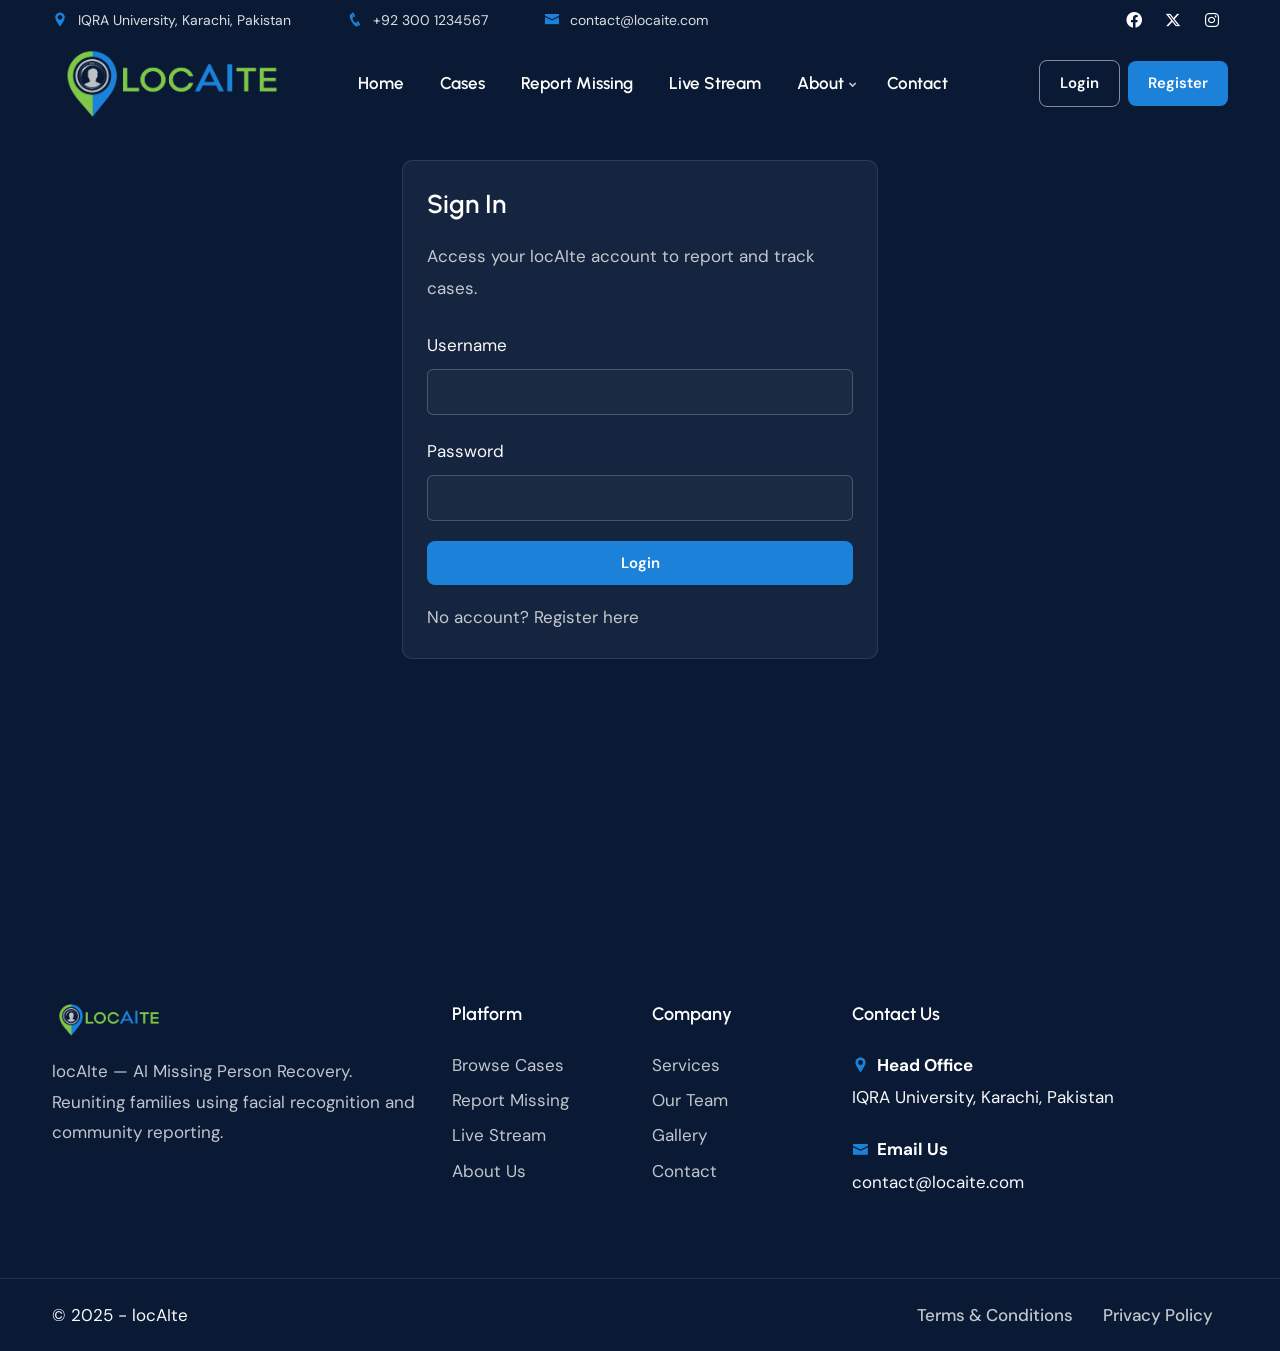
<file: new_front_end/sightings.html>
<!DOCTYPE html>
<html lang="en">
<head>
  <title>Social Media Sightings - locAIte</title>
  <link rel="icon" href="images/icon.webp" type="image/gif" sizes="16x16">
  <meta content="text/html;charset=utf-8" http-equiv="Content-Type">
  <meta content="width=device-width, initial-scale=1.0" name="viewport">
  <link href="css/bootstrap.min.css" rel="stylesheet" type="text/css" id="bootstrap">
  <link href="css/plugins.css" rel="stylesheet" type="text/css">
  <link href="css/style.css" rel="stylesheet" type="text/css">
  <link id="colors" href="css/colors/scheme-1.css" rel="stylesheet" type="text/css">
  <style>
    /* Result boxes must stay readable on the dark theme (template forces light
       text everywhere, which washes out Bootstrap's pale alert backgrounds). */
    #scan-result .alert { border: 0; border-radius: 10px; padding: 14px 16px; }
    #scan-result .alert-warning { background: #fff3cd !important; color: #5c4600 !important; }
    #scan-result .alert-info    { background: #cfe8ff !important; color: #0a3d62 !important; }
    #scan-result .alert-success { background: #d6f5e1 !important; color: #0f5132 !important; }
    #scan-result .alert-danger  { background: #f8d7da !important; color: #842029 !important; }
    #scan-result .alert strong, #scan-result .alert b { color: inherit !important; }
    #scan-result .alert-link { color: #0b3d91 !important; text-decoration: underline; font-weight: 600; }
    #scan-result .badge.bg-secondary { color: #fff !important; }
    /* Tool cards */
    .fb-card { background: rgba(255,255,255,.05); border: 1px solid rgba(255,255,255,.1); border-radius: 14px; }
    .fb-auto { background: rgba(255,255,255,.02); border: 1px dashed rgba(255,255,255,.16); border-radius: 12px; }
    .fb-card h5 { color: #fff; }
  </style>
</head>
<body>
  <div id="wrapper">
    <div id="site-header"></div>
    <div class="no-bottom no-top" id="content">
      <div id="top"></div>
      <section class="text-light" style="padding:160px 0 90px;background:var(--bg-dark-1);min-height:100vh">
        <div class="container">
          <div class="mb-4">
            <h2 class="mb-1">Social-Media Sightings</h2>
            <p class="text-muted-light mb-0" style="max-width:760px">Paste a missing-person post to auto-extract the last-seen location, match it to an active case, and optionally face-check the post's photos against the case. Every match is logged below and can be reverted.</p>
          </div>

          <!-- PRIMARY: manual analyze (the reliable path) -->
          <div class="fb-card p-3 p-md-4 mb-3">
            <h5 class="mb-3">Analyze a post</h5>

            <label for="post-text" class="form-label small text-muted-light mb-1">Post text</label>
            <textarea id="post-text" class="form-control mb-3" rows="5"></textarea>

            <label for="post-images" class="form-label small text-muted-light mb-1">Photos from the post <span class="text-muted-light">— optional, face-matched against the case's photos</span></label>
            <input id="post-images" type="file" class="form-control mb-2" accept="image/png,image/jpeg,image/webp" multiple>
            <div id="img-preview" class="d-flex flex-wrap gap-2 mb-3"></div>

            <div class="form-check form-switch mb-3">
              <input class="form-check-input" type="checkbox" id="create-toggle">
              <label class="form-check-label small text-muted-light" for="create-toggle">
                If no active case matches, <strong>open a new case</strong> from this post (uses the post's <em>Name:</em> line and the attached photo).
              </label>
            </div>

            <div class="d-flex flex-wrap align-items-center gap-2">
              <button id="analyze-btn" class="btn-main"><span>Analyze Post</span></button>
              <button id="sample-btn" type="button" class="btn-main btn-line btn-sm align-middle"><span>Fill sample</span></button>
              <span class="text-muted-light small">Needs an <strong>active case's name</strong> and where they were last seen.</span>
            </div>
          </div>

          <!-- SECONDARY: Facebook analyzer demo -->
          <div class="fb-auto p-3 mb-3">
            <div class="small text-muted-light mb-2"><strong class="text-light">Facebook analyzer — demo</strong> — scans 3 sample Facebook posts. For each person: if their case exists it <strong>updates the last-seen location</strong>, otherwise it <strong>opens a new case</strong>. Every post is added to the sightings log below.</div>
            <div class="d-flex flex-wrap align-items-center gap-2">
              <button id="scan-btn" class="btn-main btn-line btn-sm align-middle"><span>Run Facebook Demo Scan</span></button>
              <span class="text-muted-light small ms-1">Live Facebook scraping is blocked by Facebook, so paste real posts above; this demo shows the pipeline on a synthetic post.</span>
            </div>
          </div>

          <div id="scan-result" class="mb-3"></div>
          <div id="sightings"><p class="text-muted-light">Loading…</p></div>
        </div>
      </section>
    </div>
    <div id="site-footer"></div>
  </div>

  <script src="js/plugins.js"></script>
  <script src="js/app.js"></script>
  <script src="js/designesia.js"></script>
  <script>
    if (LOCAITE.requireRole(["admin"])) {
      function row(s) {
        var applied = s.applied
          ? '<span class="badge bg-success">Applied</span>'
          : '<span class="badge bg-secondary">Logged</span>';
        var link = s.post_url ? '<a href="' + s.post_url + '" target="_blank" rel="noopener">view post</a>' : "—";
        var imgs = (s.images && s.images.length)
          ? s.images.map(function (u) {
              return '<img src="' + esc(u) + '" alt="" style="height:44px;width:44px;object-fit:cover;border-radius:4px;border:1px solid rgba(255,255,255,.15);margin-right:3px">';
            }).join("")
          : "—";
        var face = s.face_match
          ? (/^Face match/i.test(s.face_match)
              ? '<span class="badge bg-success">' + esc(s.face_match) + "</span>"
              : '<span class="badge bg-secondary">' + esc(s.face_match) + "</span>")
          : "—";
        return (
          "<tr>" +
          "<td>" + esc(s.person_name) + "</td>" +
          "<td>" + (s.match_score != null ? esc(s.match_score) : "—") + "</td>" +
          "<td>" + esc(s.previous_location || "—") + "</td>" +
          "<td>" + esc(s.new_location || "—") + "</td>" +
          "<td>" + applied + "</td>" +
          "<td>" + imgs + "</td>" +
          "<td>" + face + "</td>" +
          "<td>" + new Date(s.timestamp).toLocaleString() + "</td>" +
          "<td>" + link + "</td>" +
          "</tr>"
        );
      }
      async function load() {
        var host = document.getElementById("sightings");
        try {
          var list = await LOCAITE.apiGet("/api/admin/fb/sightings");
          if (!list.length) { host.innerHTML = '<p class="text-muted-light">No sightings recorded yet. Run a scan to populate.</p>'; return; }
          host.innerHTML =
            '<table class="table table-dark table-striped"><thead><tr>' +
            "<th>Person</th><th>Score</th><th>Previous</th><th>New Location</th><th>Status</th><th>Images</th><th>Face</th><th>Time</th><th>Post</th>" +
            "</tr></thead><tbody>" + list.map(row).join("") + "</tbody></table>";
        } catch (err) {
          host.innerHTML = '<div class="alert alert-danger">' + err.message + "</div>";
        }
      }
      function esc(v) {
        return String(v == null ? "" : v).replace(/[&<>"']/g, function (c) {
          return { "&": "&amp;", "<": "&lt;", ">": "&gt;", '"': "&quot;", "'": "&#39;" }[c];
        });
      }
      function showSummary(res, s) {
        if (s.matched === 0) {
          res.innerHTML = '<div class="alert alert-warning"><strong>No active case matched this post.</strong> ' +
            "The post must contain the name of an <strong>active case</strong>. Check the name spelling, or that the case exists and is active.</div>";
          return;
        }
        // Use the per-post detail (first match) for a clear, specific result card.
        var r = (s.results && s.results[0]) || {};
        var name = esc(r.person_name);
        var prev = r.previous_location ? esc(r.previous_location) : "—";
        if (!r.new_location) {
          res.innerHTML = '<div class="alert alert-info">Matched <strong>' + name + "</strong> (" +
            esc(r.match_score) + "% name match), but <strong>couldn’t find a location</strong> in the post. " +
            "Add where they were last seen, e.g. “Last seen: &lt;place&gt;”.</div>";
          return;
        }
        var newLoc = esc(r.new_location);
        res.innerHTML =
          '<div class="alert alert-success">' +
          '<div class="fw-bold mb-2">✓ Location updated for ' + name + '</div>' +
          '<div class="d-flex flex-wrap align-items-center gap-2">' +
          '<span class="badge bg-secondary">' + prev + '</span>' +
          '<span>&rarr;</span>' +
          '<span class="badge bg-success fs-6">' + newLoc + '</span>' +
          '<span class="text-muted-light small ms-2">' + esc(r.match_score) + '% name match</span>' +
          "</div></div>";
      }

      // "Fill sample" — load a ready-to-analyze example using a real active
      // case name so the extracted location actually matches on the first try.
      document.getElementById("sample-btn").addEventListener("click", async function () {
        var name = "Ali Raza";
        try {
          var cases = await LOCAITE.apiGet("/api/cases/");
          var active = (cases || []).filter(function (c) { return c.status === "active"; });
          if (active.length) name = active[0].name;
        } catch (e) { /* fall back to the generic name */ }
        var ta = document.getElementById("post-text");
        ta.dataset.ghost = ""; ta.style.color = "";
        ta.value = "Name: " + name + "\nAge: 23\nLast seen: near Saddar, Karachi\nContact: 0300-1234567";
        ta.focus();
      });

      // Render the rich result of a manual analyze (location + face-check + images).
      function thumb(url) {
        return '<img src="' + esc(url) + '" alt="post image" style="height:88px;width:88px;object-fit:cover;border-radius:6px;border:1px solid rgba(255,255,255,.15)">';
      }
      function faceBadge(f) {
        return f.matched
          ? '<span class="badge bg-success">✓ Face matches ' + esc(f.name) + " (dist " + esc(f.distance) + ")</span>"
          : '<span class="badge bg-secondary">Face — no match (closest: ' + esc(f.name) + ", dist " + esc(f.distance) + ")</span>";
      }
      function showAnalyzeResult(res, r) {
        var html = "";
        if (!r.matched && r.created_case && r.created_case.created) {
          var cc = r.created_case;
          html += '<div class="alert alert-success mb-2">' +
            '<div class="fw-bold mb-1">✓ New case opened for ' + esc(cc.name) + "</div>" +
            "No existing case matched, so a new missing-person case was created from this post" +
            (cc.location ? " with last-seen location <strong>" + esc(cc.location) + "</strong>" : "") + ". " +
            '<a href="case.html?id=' + esc(cc.id) + '" class="alert-link">Open the new case</a>.</div>';
        } else if (!r.matched) {
          var reason = (r.created_case && r.created_case.reason)
            ? " " + esc(r.created_case.reason)
            : " This person isn’t registered yet — add them first via <a href=\"report.html\" class=\"alert-link\">Report Missing</a>, or tick “open a new case” and attach a photo.";
          html += '<div class="alert alert-warning mb-2">' +
            "<strong>No active case matched this post.</strong>" + reason +
            (r.images && r.images.length ? " Attached image(s) were still face-checked below." : "") + "</div>";
        } else if (!r.new_location) {
          html += '<div class="alert alert-info mb-2">Matched <strong>' + esc(r.person_name) + "</strong> (" +
            esc(r.match_score) + "% name match), but <strong>no location</strong> was found in the text. " +
            "Add a line like “Last seen: &lt;place&gt;”.</div>";
        } else {
          html += '<div class="alert alert-success mb-2">' +
            '<div class="fw-bold mb-2">✓ Location updated for ' + esc(r.person_name) + "</div>" +
            '<div class="d-flex flex-wrap align-items-center gap-2">' +
            '<span class="badge bg-secondary">' + (r.previous_location ? esc(r.previous_location) : "—") + "</span>" +
            "<span>&rarr;</span>" +
            '<span class="badge bg-success fs-6">' + esc(r.new_location) + "</span>" +
            '<span class="text-muted-light small ms-2">' + esc(r.match_score) + "% name match</span>" +
            "</div></div>";
        }
        if (r.images && r.images.length) {
          var faces = r.face_results || [];
          var verdict = faces.length
            ? faces.map(faceBadge).join(" ")
            : '<span class="text-muted-light">No face detected in the attached image(s).</span>';
          html += '<div class="p-2 rounded-1" style="background:rgba(255,255,255,.04);border:1px solid rgba(255,255,255,.1)">' +
            '<div class="small text-muted-light mb-2"><strong>Face check</strong> — attached images vs active-case photos:</div>' +
            '<div class="d-flex flex-wrap gap-2 mb-2">' + r.images.map(thumb).join("") + "</div>" +
            '<div class="d-flex flex-wrap gap-2">' + verdict + "</div></div>";
        }
        res.innerHTML = html;
      }

      // Attached images are tracked in our own array (a FileList can't be
      // edited) so the admin can add more or remove a wrong one before analyzing.
      var selectedImages = [];
      var imgInput = document.getElementById("post-images");
      function renderImagePreviews() {
        var host = document.getElementById("img-preview");
        host.innerHTML = "";
        selectedImages.forEach(function (file, idx) {
          var wrap = document.createElement("div");
          wrap.style.cssText = "position:relative;display:inline-block";
          var img = document.createElement("img");
          img.src = URL.createObjectURL(file);
          img.style.cssText = "height:64px;width:64px;object-fit:cover;border-radius:6px;border:1px solid rgba(255,255,255,.15)";
          var x = document.createElement("button");
          x.type = "button"; x.textContent = "×"; x.title = "Remove this image";
          x.style.cssText = "position:absolute;top:-8px;right:-8px;width:20px;height:20px;line-height:16px;padding:0;border-radius:50%;border:none;background:#dc3545;color:#fff;font-weight:bold;cursor:pointer";
          x.addEventListener("click", function () { selectedImages.splice(idx, 1); renderImagePreviews(); });
          wrap.appendChild(img); wrap.appendChild(x);
          host.appendChild(wrap);
        });
      }
      imgInput.addEventListener("change", function () {
        for (var i = 0; i < this.files.length; i++) selectedImages.push(this.files[i]);
        this.value = "";   // let the same file be re-picked and always fire change
        renderImagePreviews();
      });

      // In-box sample: show the recommended format as ghost text that clears on
      // click and comes back if the box is left empty.
      var ta = document.getElementById("post-text");
      var SAMPLE = "Name: (active case's full name)\nAge: (optional)\nLast seen: (area, city)\nContact: (optional phone)";
      function showGhost() { ta.value = SAMPLE; ta.dataset.ghost = "1"; ta.style.color = "#8a97a7"; }
      function clearGhost() { if (ta.dataset.ghost === "1") { ta.value = ""; ta.dataset.ghost = ""; ta.style.color = ""; } }
      function ghostText() { return ta.dataset.ghost === "1" ? "" : (ta.value || "").trim(); }
      ta.addEventListener("focus", clearGhost);
      ta.addEventListener("blur", function () { if (!(ta.value || "").trim()) showGhost(); });
      showGhost();

      document.getElementById("analyze-btn").addEventListener("click", async function () {
        var btn = this, res = document.getElementById("scan-result");
        var text = ghostText();
        if (!text && !selectedImages.length) {
          res.innerHTML = '<div class="alert alert-warning">Paste a post or attach an image first.</div>'; return;
        }
        btn.disabled = true; btn.innerHTML = "<span>Analyzing…</span>";
        try {
          var fd = new FormData();
          fd.append("text", text);
          fd.append("create_if_missing", document.getElementById("create-toggle").checked ? "1" : "0");
          for (var i = 0; i < selectedImages.length; i++) fd.append("images", selectedImages[i]);
          var r = await LOCAITE.apiPostForm("/api/admin/fb/analyze", fd);
          showAnalyzeResult(res, r);
          if (r.matched || (r.created_case && r.created_case.created)) {
            // Case found & processed -> clear the form for the next post.
            selectedImages = [];
            renderImagePreviews();
            imgInput.value = "";
            ta.value = ""; showGhost();
            load();
          }
          // If no case matched, keep the text/images so the admin can fix the name.
        } catch (err) {
          res.innerHTML = '<div class="alert alert-danger">' + err.message + "</div>";
        } finally {
          btn.disabled = false; btn.innerHTML = "<span>Analyze Post</span>";
        }
      });

      document.getElementById("scan-btn").addEventListener("click", async function () {
        var btn = this, res = document.getElementById("scan-result");
        btn.disabled = true; btn.innerHTML = "<span>Scanning…</span>";
        try {
          var r = await LOCAITE.apiPost("/api/admin/fb/demo", {});
          var rows = (r.results || []).map(function (x) {
            var badge = x.action === "created"
              ? '<span class="badge bg-success">new case</span>'
              : '<span class="badge bg-info">location updated</span>';
            return '<li class="mb-1"><a href="case.html?id=' + esc(x.id) + '" class="alert-link">' + esc(x.name) +
              "</a> — last seen near <strong>" + esc(x.location) + "</strong> " + badge + "</li>";
          }).join("");
          res.innerHTML =
            '<div class="alert alert-success">' +
            '<div class="fw-bold mb-2">✓ Scanned ' + r.scanned + " Facebook posts — " +
            r.created + " new case(s), " + r.updated + " location update(s)</div>" +
            '<ul class="mb-0" style="padding-left:1.1rem">' + rows + "</ul>" +
            '<div class="small mt-2">Each post is recorded in the sightings log below.</div></div>';
          load();
        } catch (err) {
          res.innerHTML = '<div class="alert alert-danger">' + err.message + "</div>";
        } finally {
          btn.disabled = false; btn.innerHTML = "<span>Run Facebook Demo Scan</span>";
        }
      });

      load();
    }
  </script>
</body>
</html>
</file>
<file: new_front_end/fonts/et-line-font/style.css>
@font-face {
	font-family: 'et-line';
	src:url('fonts/et-line.eot');
	src:url('fonts/et-line.eot?#iefix') format('embedded-opentype'),
		url('fonts/et-line.woff') format('woff'),
		url('fonts/et-line.ttf') format('truetype'),
		url('fonts/et-line.svg#et-line') format('svg');
	font-weight: normal;
	font-style: normal;
}

/* Use the following CSS code if you want to use data attributes for inserting your icons */
[data-icon]:before {
	font-family: 'et-line';
	content: attr(data-icon);
	speak: none;
	font-weight: normal;
	font-variant: normal;
	text-transform: none;
	line-height: 1;
	-webkit-font-smoothing: antialiased;
	-moz-osx-font-smoothing: grayscale;
	display:inline-block;
}

/* Use the following CSS code if you want to have a class per icon */
/*
Instead of a list of all class selectors,
you can use the generic selector below, but it's slower:
[class*="icon-"] {
*/
.icon-mobile, .icon-laptop, .icon-desktop, .icon-tablet, .icon-phone, .icon-document, .icon-documents, .icon-search, .icon-clipboard, .icon-newspaper, .icon-notebook, .icon-book-open, .icon-browser, .icon-calendar, .icon-presentation, .icon-picture, .icon-pictures, .icon-video, .icon-camera, .icon-printer, .icon-toolbox, .icon-briefcase, .icon-wallet, .icon-gift, .icon-bargraph, .icon-grid, .icon-expand, .icon-focus, .icon-edit, .icon-adjustments, .icon-ribbon, .icon-hourglass, .icon-lock, .icon-megaphone, .icon-shield, .icon-trophy, .icon-flag, .icon-map, .icon-puzzle, .icon-basket, .icon-envelope, .icon-streetsign, .icon-telescope, .icon-gears, .icon-key, .icon-paperclip, .icon-attachment, .icon-pricetags, .icon-lightbulb, .icon-layers, .icon-pencil, .icon-tools, .icon-tools-2, .icon-scissors, .icon-paintbrush, .icon-magnifying-glass, .icon-circle-compass, .icon-linegraph, .icon-mic, .icon-strategy, .icon-beaker, .icon-caution, .icon-recycle, .icon-anchor, .icon-profile-male, .icon-profile-female, .icon-bike, .icon-wine, .icon-hotairballoon, .icon-globe, .icon-genius, .icon-map-pin, .icon-dial, .icon-chat, .icon-heart, .icon-cloud, .icon-upload, .icon-download, .icon-target, .icon-hazardous, .icon-piechart, .icon-speedometer, .icon-global, .icon-compass, .icon-lifesaver, .icon-clock, .icon-aperture, .icon-quote, .icon-scope, .icon-alarmclock, .icon-refresh, .icon-happy, .icon-sad, .icon-facebook, .icon-twitter, .icon-googleplus, .icon-rss, .icon-tumblr, .icon-linkedin, .icon-dribbble {
	font-family: 'et-line';
	speak: none;
	font-style: normal;
	font-weight: normal;
	font-variant: normal;
	text-transform: none;
	line-height: 1;
	-webkit-font-smoothing: antialiased;
	-moz-osx-font-smoothing: grayscale;
	display:inline-block;
}
.icon-mobile:before {
	content: "\e000";
}
.icon-laptop:before {
	content: "\e001";
}
.icon-desktop:before {
	content: "\e002";
}
.icon-tablet:before {
	content: "\e003";
}
.icon-phone:before {
	content: "\e004";
}
.icon-document:before {
	content: "\e005";
}
.icon-documents:before {
	content: "\e006";
}
.icon-search:before {
	content: "\e007";
}
.icon-clipboard:before {
	content: "\e008";
}
.icon-newspaper:before {
	content: "\e009";
}
.icon-notebook:before {
	content: "\e00a";
}
.icon-book-open:before {
	content: "\e00b";
}
.icon-browser:before {
	content: "\e00c";
}
.icon-calendar:before {
	content: "\e00d";
}
.icon-presentation:before {
	content: "\e00e";
}
.icon-picture:before {
	content: "\e00f";
}
.icon-pictures:before {
	content: "\e010";
}
.icon-video:before {
	content: "\e011";
}
.icon-camera:before {
	content: "\e012";
}
.icon-printer:before {
	content: "\e013";
}
.icon-toolbox:before {
	content: "\e014";
}
.icon-briefcase:before {
	content: "\e015";
}
.icon-wallet:before {
	content: "\e016";
}
.icon-gift:before {
	content: "\e017";
}
.icon-bargraph:before {
	content: "\e018";
}
.icon-grid:before {
	content: "\e019";
}
.icon-expand:before {
	content: "\e01a";
}
.icon-focus:before {
	content: "\e01b";
}
.icon-edit:before {
	content: "\e01c";
}
.icon-adjustments:before {
	content: "\e01d";
}
.icon-ribbon:before {
	content: "\e01e";
}
.icon-hourglass:before {
	content: "\e01f";
}
.icon-lock:before {
	content: "\e020";
}
.icon-megaphone:before {
	content: "\e021";
}
.icon-shield:before {
	content: "\e022";
}
.icon-trophy:before {
	content: "\e023";
}
.icon-flag:before {
	content: "\e024";
}
.icon-map:before {
	content: "\e025";
}
.icon-puzzle:before {
	content: "\e026";
}
.icon-basket:before {
	content: "\e027";
}
.icon-envelope:before {
	content: "\e028";
}
.icon-streetsign:before {
	content: "\e029";
}
.icon-telescope:before {
	content: "\e02a";
}
.icon-gears:before {
	content: "\e02b";
}
.icon-key:before {
	content: "\e02c";
}
.icon-paperclip:before {
	content: "\e02d";
}
.icon-attachment:before {
	content: "\e02e";
}
.icon-pricetags:before {
	content: "\e02f";
}
.icon-lightbulb:before {
	content: "\e030";
}
.icon-layers:before {
	content: "\e031";
}
.icon-pencil:before {
	content: "\e032";
}
.icon-tools:before {
	content: "\e033";
}
.icon-tools-2:before {
	content: "\e034";
}
.icon-scissors:before {
	content: "\e035";
}
.icon-paintbrush:before {
	content: "\e036";
}
.icon-magnifying-glass:before {
	content: "\e037";
}
.icon-circle-compass:before {
	content: "\e038";
}
.icon-linegraph:before {
	content: "\e039";
}
.icon-mic:before {
	content: "\e03a";
}
.icon-strategy:before {
	content: "\e03b";
}
.icon-beaker:before {
	content: "\e03c";
}
.icon-caution:before {
	content: "\e03d";
}
.icon-recycle:before {
	content: "\e03e";
}
.icon-anchor:before {
	content: "\e03f";
}
.icon-profile-male:before {
	content: "\e040";
}
.icon-profile-female:before {
	content: "\e041";
}
.icon-bike:before {
	content: "\e042";
}
.icon-wine:before {
	content: "\e043";
}
.icon-hotairballoon:before {
	content: "\e044";
}
.icon-globe:before {
	content: "\e045";
}
.icon-genius:before {
	content: "\e046";
}
.icon-map-pin:before {
	content: "\e047";
}
.icon-dial:before {
	content: "\e048";
}
.icon-chat:before {
	content: "\e049";
}
.icon-heart:before {
	content: "\e04a";
}
.icon-cloud:before {
	content: "\e04b";
}
.icon-upload:before {
	content: "\e04c";
}
.icon-download:before {
	content: "\e04d";
}
.icon-target:before {
	content: "\e04e";
}
.icon-hazardous:before {
	content: "\e04f";
}
.icon-piechart:before {
	content: "\e050";
}
.icon-speedometer:before {
	content: "\e051";
}
.icon-global:before {
	content: "\e052";
}
.icon-compass:before {
	content: "\e053";
}
.icon-lifesaver:before {
	content: "\e054";
}
.icon-clock:before {
	content: "\e055";
}
.icon-aperture:before {
	content: "\e056";
}
.icon-quote:before {
	content: "\e057";
}
.icon-scope:before {
	content: "\e058";
}
.icon-alarmclock:before {
	content: "\e059";
}
.icon-refresh:before {
	content: "\e05a";
}
.icon-happy:before {
	content: "\e05b";
}
.icon-sad:before {
	content: "\e05c";
}
.icon-facebook:before {
	content: "\e05d";
}
.icon-twitter:before {
	content: "\e05e";
}
.icon-googleplus:before {
	content: "\e05f";
}
.icon-rss:before {
	content: "\e060";
}
.icon-tumblr:before {
	content: "\e061";
}
.icon-linkedin:before {
	content: "\e062";
}
.icon-dribbble:before {
	content: "\e063";
}
</file>
<file: new_front_end/fonts/elegant_font/HTML_CSS/style.css>
@font-face {
	font-family: 'ElegantIcons';
	src:url('fonts/ElegantIcons.eot');
	src:url('fonts/ElegantIcons.eot?#iefix') format('embedded-opentype'),
		url('fonts/ElegantIcons.woff') format('woff'),
		url('fonts/ElegantIcons.ttf') format('truetype'),
		url('fonts/ElegantIcons.svg#ElegantIcons') format('svg');
	font-weight: normal;
	font-style: normal;
}

/* Use the following CSS code if you want to use data attributes for inserting your icons */
[data-icon]:before {
	font-family: 'ElegantIcons';
	content: attr(data-icon);
	speak: none;
	font-weight: normal;
	font-variant: normal;
	text-transform: none;
	line-height: 1;
	-webkit-font-smoothing: antialiased;
	-moz-osx-font-smoothing: grayscale;
}

/* Use the following CSS code if you want to have a class per icon */
/*
Instead of a list of all class selectors,
you can use the generic selector below, but it's slower:
[class*="your-class-prefix"] {
*/
.arrow_up, .arrow_down, .arrow_left, .arrow_right, .arrow_left-up, .arrow_right-up, .arrow_right-down, .arrow_left-down, .arrow-up-down, .arrow_up-down_alt, .arrow_left-right_alt, .arrow_left-right, .arrow_expand_alt2, .arrow_expand_alt, .arrow_condense, .arrow_expand, .arrow_move, .arrow_carrot-up, .arrow_carrot-down, .arrow_carrot-left, .arrow_carrot-right, .arrow_carrot-2up, .arrow_carrot-2down, .arrow_carrot-2left, .arrow_carrot-2right, .arrow_carrot-up_alt2, .arrow_carrot-down_alt2, .arrow_carrot-left_alt2, .arrow_carrot-right_alt2, .arrow_carrot-2up_alt2, .arrow_carrot-2down_alt2, .arrow_carrot-2left_alt2, .arrow_carrot-2right_alt2, .arrow_triangle-up, .arrow_triangle-down, .arrow_triangle-left, .arrow_triangle-right, .arrow_triangle-up_alt2, .arrow_triangle-down_alt2, .arrow_triangle-left_alt2, .arrow_triangle-right_alt2, .arrow_back, .icon_minus-06, .icon_plus, .icon_close, .icon_check, .icon_minus_alt2, .icon_plus_alt2, .icon_close_alt2, .icon_check_alt2, .icon_zoom-out_alt, .icon_zoom-in_alt, .icon_search, .icon_box-empty, .icon_box-selected, .icon_minus-box, .icon_plus-box, .icon_box-checked, .icon_circle-empty, .icon_circle-slelected, .icon_stop_alt2, .icon_stop, .icon_pause_alt2, .icon_pause, .icon_menu, .icon_menu-square_alt2, .icon_menu-circle_alt2, .icon_ul, .icon_ol, .icon_adjust-horiz, .icon_adjust-vert, .icon_document_alt, .icon_documents_alt, .icon_pencil, .icon_pencil-edit_alt, .icon_pencil-edit, .icon_folder-alt, .icon_folder-open_alt, .icon_folder-add_alt, .icon_info_alt, .icon_error-oct_alt, .icon_error-circle_alt, .icon_error-triangle_alt, .icon_question_alt2, .icon_question, .icon_comment_alt, .icon_chat_alt, .icon_vol-mute_alt, .icon_volume-low_alt, .icon_volume-high_alt, .icon_quotations, .icon_quotations_alt2, .icon_clock_alt, .icon_lock_alt, .icon_lock-open_alt, .icon_key_alt, .icon_cloud_alt, .icon_cloud-upload_alt, .icon_cloud-download_alt, .icon_image, .icon_images, .icon_lightbulb_alt, .icon_gift_alt, .icon_house_alt, .icon_genius, .icon_mobile, .icon_tablet, .icon_laptop, .icon_desktop, .icon_camera_alt, .icon_mail_alt, .icon_cone_alt, .icon_ribbon_alt, .icon_bag_alt, .icon_creditcard, .icon_cart_alt, .icon_paperclip, .icon_tag_alt, .icon_tags_alt, .icon_trash_alt, .icon_cursor_alt, .icon_mic_alt, .icon_compass_alt, .icon_pin_alt, .icon_pushpin_alt, .icon_map_alt, .icon_drawer_alt, .icon_toolbox_alt, .icon_book_alt, .icon_calendar, .icon_film, .icon_table, .icon_contacts_alt, .icon_headphones, .icon_lifesaver, .icon_piechart, .icon_refresh, .icon_link_alt, .icon_link, .icon_loading, .icon_blocked, .icon_archive_alt, .icon_heart_alt, .icon_star_alt, .icon_star-half_alt, .icon_star, .icon_star-half, .icon_tools, .icon_tool, .icon_cog, .icon_cogs, .arrow_up_alt, .arrow_down_alt, .arrow_left_alt, .arrow_right_alt, .arrow_left-up_alt, .arrow_right-up_alt, .arrow_right-down_alt, .arrow_left-down_alt, .arrow_condense_alt, .arrow_expand_alt3, .arrow_carrot_up_alt, .arrow_carrot-down_alt, .arrow_carrot-left_alt, .arrow_carrot-right_alt, .arrow_carrot-2up_alt, .arrow_carrot-2dwnn_alt, .arrow_carrot-2left_alt, .arrow_carrot-2right_alt, .arrow_triangle-up_alt, .arrow_triangle-down_alt, .arrow_triangle-left_alt, .arrow_triangle-right_alt, .icon_minus_alt, .icon_plus_alt, .icon_close_alt, .icon_check_alt, .icon_zoom-out, .icon_zoom-in, .icon_stop_alt, .icon_menu-square_alt, .icon_menu-circle_alt, .icon_document, .icon_documents, .icon_pencil_alt, .icon_folder, .icon_folder-open, .icon_folder-add, .icon_folder_upload, .icon_folder_download, .icon_info, .icon_error-circle, .icon_error-oct, .icon_error-triangle, .icon_question_alt, .icon_comment, .icon_chat, .icon_vol-mute, .icon_volume-low, .icon_volume-high, .icon_quotations_alt, .icon_clock, .icon_lock, .icon_lock-open, .icon_key, .icon_cloud, .icon_cloud-upload, .icon_cloud-download, .icon_lightbulb, .icon_gift, .icon_house, .icon_camera, .icon_mail, .icon_cone, .icon_ribbon, .icon_bag, .icon_cart, .icon_tag, .icon_tags, .icon_trash, .icon_cursor, .icon_mic, .icon_compass, .icon_pin, .icon_pushpin, .icon_map, .icon_drawer, .icon_toolbox, .icon_book, .icon_contacts, .icon_archive, .icon_heart, .icon_profile, .icon_group, .icon_grid-2x2, .icon_grid-3x3, .icon_music, .icon_pause_alt, .icon_phone, .icon_upload, .icon_download, .social_facebook, .social_twitter, .social_pinterest, .social_googleplus, .social_tumblr, .social_tumbleupon, .social_wordpress, .social_instagram, .social_dribbble, .social_vimeo, .social_linkedin, .social_rss, .social_deviantart, .social_share, .social_myspace, .social_skype, .social_youtube, .social_picassa, .social_googledrive, .social_flickr, .social_blogger, .social_spotify, .social_delicious, .social_facebook_circle, .social_twitter_circle, .social_pinterest_circle, .social_googleplus_circle, .social_tumblr_circle, .social_stumbleupon_circle, .social_wordpress_circle, .social_instagram_circle, .social_dribbble_circle, .social_vimeo_circle, .social_linkedin_circle, .social_rss_circle, .social_deviantart_circle, .social_share_circle, .social_myspace_circle, .social_skype_circle, .social_youtube_circle, .social_picassa_circle, .social_googledrive_alt2, .social_flickr_circle, .social_blogger_circle, .social_spotify_circle, .social_delicious_circle, .social_facebook_square, .social_twitter_square, .social_pinterest_square, .social_googleplus_square, .social_tumblr_square, .social_stumbleupon_square, .social_wordpress_square, .social_instagram_square, .social_dribbble_square, .social_vimeo_square, .social_linkedin_square, .social_rss_square, .social_deviantart_square, .social_share_square, .social_myspace_square, .social_skype_square, .social_youtube_square, .social_picassa_square, .social_googledrive_square, .social_flickr_square, .social_blogger_square, .social_spotify_square, .social_delicious_square, .icon_printer, .icon_calulator, .icon_building, .icon_floppy, .icon_drive, .icon_search-2, .icon_id, .icon_id-2, .icon_puzzle, .icon_like, .icon_dislike, .icon_mug, .icon_currency, .icon_wallet, .icon_pens, .icon_easel, .icon_flowchart, .icon_datareport, .icon_briefcase, .icon_shield, .icon_percent, .icon_globe, .icon_globe-2, .icon_target, .icon_hourglass, .icon_balance, .icon_rook, .icon_printer-alt, .icon_calculator_alt, .icon_building_alt, .icon_floppy_alt, .icon_drive_alt, .icon_search_alt, .icon_id_alt, .icon_id-2_alt, .icon_puzzle_alt, .icon_like_alt, .icon_dislike_alt, .icon_mug_alt, .icon_currency_alt, .icon_wallet_alt, .icon_pens_alt, .icon_easel_alt, .icon_flowchart_alt, .icon_datareport_alt, .icon_briefcase_alt, .icon_shield_alt, .icon_percent_alt, .icon_globe_alt, .icon_clipboard {
	font-family: 'ElegantIcons';
	speak: none;
	font-style: normal;
	font-weight: normal;
	font-variant: normal;
	text-transform: none;
	line-height: 1;
	-webkit-font-smoothing: antialiased;
}
.arrow_up:before {
	content: "\21";
}
.arrow_down:before {
	content: "\22";
}
.arrow_left:before {
	content: "\23";
}
.arrow_right:before {
	content: "\24";
}
.arrow_left-up:before {
	content: "\25";
}
.arrow_right-up:before {
	content: "\26";
}
.arrow_right-down:before {
	content: "\27";
}
.arrow_left-down:before {
	content: "\28";
}
.arrow-up-down:before {
	content: "\29";
}
.arrow_up-down_alt:before {
	content: "\2a";
}
.arrow_left-right_alt:before {
	content: "\2b";
}
.arrow_left-right:before {
	content: "\2c";
}
.arrow_expand_alt2:before {
	content: "\2d";
}
.arrow_expand_alt:before {
	content: "\2e";
}
.arrow_condense:before {
	content: "\2f";
}
.arrow_expand:before {
	content: "\30";
}
.arrow_move:before {
	content: "\31";
}
.arrow_carrot-up:before {
	content: "\32";
}
.arrow_carrot-down:before {
	content: "\33";
}
.arrow_carrot-left:before {
	content: "\34";
}
.arrow_carrot-right:before {
	content: "\35";
}
.arrow_carrot-2up:before {
	content: "\36";
}
.arrow_carrot-2down:before {
	content: "\37";
}
.arrow_carrot-2left:before {
	content: "\38";
}
.arrow_carrot-2right:before {
	content: "\39";
}
.arrow_carrot-up_alt2:before {
	content: "\3a";
}
.arrow_carrot-down_alt2:before {
	content: "\3b";
}
.arrow_carrot-left_alt2:before {
	content: "\3c";
}
.arrow_carrot-right_alt2:before {
	content: "\3d";
}
.arrow_carrot-2up_alt2:before {
	content: "\3e";
}
.arrow_carrot-2down_alt2:before {
	content: "\3f";
}
.arrow_carrot-2left_alt2:before {
	content: "\40";
}
.arrow_carrot-2right_alt2:before {
	content: "\41";
}
.arrow_triangle-up:before {
	content: "\42";
}
.arrow_triangle-down:before {
	content: "\43";
}
.arrow_triangle-left:before {
	content: "\44";
}
.arrow_triangle-right:before {
	content: "\45";
}
.arrow_triangle-up_alt2:before {
	content: "\46";
}
.arrow_triangle-down_alt2:before {
	content: "\47";
}
.arrow_triangle-left_alt2:before {
	content: "\48";
}
.arrow_triangle-right_alt2:before {
	content: "\49";
}
.arrow_back:before {
	content: "\4a";
}
.icon_minus-06:before {
	content: "\4b";
}
.icon_plus:before {
	content: "\4c";
}
.icon_close:before {
	content: "\4d";
}
.icon_check:before {
	content: "\4e";
}
.icon_minus_alt2:before {
	content: "\4f";
}
.icon_plus_alt2:before {
	content: "\50";
}
.icon_close_alt2:before {
	content: "\51";
}
.icon_check_alt2:before {
	content: "\52";
}
.icon_zoom-out_alt:before {
	content: "\53";
}
.icon_zoom-in_alt:before {
	content: "\54";
}
.icon_search:before {
	content: "\55";
}
.icon_box-empty:before {
	content: "\56";
}
.icon_box-selected:before {
	content: "\57";
}
.icon_minus-box:before {
	content: "\58";
}
.icon_plus-box:before {
	content: "\59";
}
.icon_box-checked:before {
	content: "\5a";
}
.icon_circle-empty:before {
	content: "\5b";
}
.icon_circle-slelected:before {
	content: "\5c";
}
.icon_stop_alt2:before {
	content: "\5d";
}
.icon_stop:before {
	content: "\5e";
}
.icon_pause_alt2:before {
	content: "\5f";
}
.icon_pause:before {
	content: "\60";
}
.icon_menu:before {
	content: "\61";
}
.icon_menu-square_alt2:before {
	content: "\62";
}
.icon_menu-circle_alt2:before {
	content: "\63";
}
.icon_ul:before {
	content: "\64";
}
.icon_ol:before {
	content: "\65";
}
.icon_adjust-horiz:before {
	content: "\66";
}
.icon_adjust-vert:before {
	content: "\67";
}
.icon_document_alt:before {
	content: "\68";
}
.icon_documents_alt:before {
	content: "\69";
}
.icon_pencil:before {
	content: "\6a";
}
.icon_pencil-edit_alt:before {
	content: "\6b";
}
.icon_pencil-edit:before {
	content: "\6c";
}
.icon_folder-alt:before {
	content: "\6d";
}
.icon_folder-open_alt:before {
	content: "\6e";
}
.icon_folder-add_alt:before {
	content: "\6f";
}
.icon_info_alt:before {
	content: "\70";
}
.icon_error-oct_alt:before {
	content: "\71";
}
.icon_error-circle_alt:before {
	content: "\72";
}
.icon_error-triangle_alt:before {
	content: "\73";
}
.icon_question_alt2:before {
	content: "\74";
}
.icon_question:before {
	content: "\75";
}
.icon_comment_alt:before {
	content: "\76";
}
.icon_chat_alt:before {
	content: "\77";
}
.icon_vol-mute_alt:before {
	content: "\78";
}
.icon_volume-low_alt:before {
	content: "\79";
}
.icon_volume-high_alt:before {
	content: "\7a";
}
.icon_quotations:before {
	content: "\7b";
}
.icon_quotations_alt2:before {
	content: "\7c";
}
.icon_clock_alt:before {
	content: "\7d";
}
.icon_lock_alt:before {
	content: "\7e";
}
.icon_lock-open_alt:before {
	content: "\e000";
}
.icon_key_alt:before {
	content: "\e001";
}
.icon_cloud_alt:before {
	content: "\e002";
}
.icon_cloud-upload_alt:before {
	content: "\e003";
}
.icon_cloud-download_alt:before {
	content: "\e004";
}
.icon_image:before {
	content: "\e005";
}
.icon_images:before {
	content: "\e006";
}
.icon_lightbulb_alt:before {
	content: "\e007";
}
.icon_gift_alt:before {
	content: "\e008";
}
.icon_house_alt:before {
	content: "\e009";
}
.icon_genius:before {
	content: "\e00a";
}
.icon_mobile:before {
	content: "\e00b";
}
.icon_tablet:before {
	content: "\e00c";
}
.icon_laptop:before {
	content: "\e00d";
}
.icon_desktop:before {
	content: "\e00e";
}
.icon_camera_alt:before {
	content: "\e00f";
}
.icon_mail_alt:before {
	content: "\e010";
}
.icon_cone_alt:before {
	content: "\e011";
}
.icon_ribbon_alt:before {
	content: "\e012";
}
.icon_bag_alt:before {
	content: "\e013";
}
.icon_creditcard:before {
	content: "\e014";
}
.icon_cart_alt:before {
	content: "\e015";
}
.icon_paperclip:before {
	content: "\e016";
}
.icon_tag_alt:before {
	content: "\e017";
}
.icon_tags_alt:before {
	content: "\e018";
}
.icon_trash_alt:before {
	content: "\e019";
}
.icon_cursor_alt:before {
	content: "\e01a";
}
.icon_mic_alt:before {
	content: "\e01b";
}
.icon_compass_alt:before {
	content: "\e01c";
}
.icon_pin_alt:before {
	content: "\e01d";
}
.icon_pushpin_alt:before {
	content: "\e01e";
}
.icon_map_alt:before {
	content: "\e01f";
}
.icon_drawer_alt:before {
	content: "\e020";
}
.icon_toolbox_alt:before {
	content: "\e021";
}
.icon_book_alt:before {
	content: "\e022";
}
.icon_calendar:before {
	content: "\e023";
}
.icon_film:before {
	content: "\e024";
}
.icon_table:before {
	content: "\e025";
}
.icon_contacts_alt:before {
	content: "\e026";
}
.icon_headphones:before {
	content: "\e027";
}
.icon_lifesaver:before {
	content: "\e028";
}
.icon_piechart:before {
	content: "\e029";
}
.icon_refresh:before {
	content: "\e02a";
}
.icon_link_alt:before {
	content: "\e02b";
}
.icon_link:before {
	content: "\e02c";
}
.icon_loading:before {
	content: "\e02d";
}
.icon_blocked:before {
	content: "\e02e";
}
.icon_archive_alt:before {
	content: "\e02f";
}
.icon_heart_alt:before {
	content: "\e030";
}
.icon_star_alt:before {
	content: "\e031";
}
.icon_star-half_alt:before {
	content: "\e032";
}
.icon_star:before {
	content: "\e033";
}
.icon_star-half:before {
	content: "\e034";
}
.icon_tools:before {
	content: "\e035";
}
.icon_tool:before {
	content: "\e036";
}
.icon_cog:before {
	content: "\e037";
}
.icon_cogs:before {
	content: "\e038";
}
.arrow_up_alt:before {
	content: "\e039";
}
.arrow_down_alt:before {
	content: "\e03a";
}
.arrow_left_alt:before {
	content: "\e03b";
}
.arrow_right_alt:before {
	content: "\e03c";
}
.arrow_left-up_alt:before {
	content: "\e03d";
}
.arrow_right-up_alt:before {
	content: "\e03e";
}
.arrow_right-down_alt:before {
	content: "\e03f";
}
.arrow_left-down_alt:before {
	content: "\e040";
}
.arrow_condense_alt:before {
	content: "\e041";
}
.arrow_expand_alt3:before {
	content: "\e042";
}
.arrow_carrot_up_alt:before {
	content: "\e043";
}
.arrow_carrot-down_alt:before {
	content: "\e044";
}
.arrow_carrot-left_alt:before {
	content: "\e045";
}
.arrow_carrot-right_alt:before {
	content: "\e046";
}
.arrow_carrot-2up_alt:before {
	content: "\e047";
}
.arrow_carrot-2dwnn_alt:before {
	content: "\e048";
}
.arrow_carrot-2left_alt:before {
	content: "\e049";
}
.arrow_carrot-2right_alt:before {
	content: "\e04a";
}
.arrow_triangle-up_alt:before {
	content: "\e04b";
}
.arrow_triangle-down_alt:before {
	content: "\e04c";
}
.arrow_triangle-left_alt:before {
	content: "\e04d";
}
.arrow_triangle-right_alt:before {
	content: "\e04e";
}
.icon_minus_alt:before {
	content: "\e04f";
}
.icon_plus_alt:before {
	content: "\e050";
}
.icon_close_alt:before {
	content: "\e051";
}
.icon_check_alt:before {
	content: "\e052";
}
.icon_zoom-out:before {
	content: "\e053";
}
.icon_zoom-in:before {
	content: "\e054";
}
.icon_stop_alt:before {
	content: "\e055";
}
.icon_menu-square_alt:before {
	content: "\e056";
}
.icon_menu-circle_alt:before {
	content: "\e057";
}
.icon_document:before {
	content: "\e058";
}
.icon_documents:before {
	content: "\e059";
}
.icon_pencil_alt:before {
	content: "\e05a";
}
.icon_folder:before {
	content: "\e05b";
}
.icon_folder-open:before {
	content: "\e05c";
}
.icon_folder-add:before {
	content: "\e05d";
}
.icon_folder_upload:before {
	content: "\e05e";
}
.icon_folder_download:before {
	content: "\e05f";
}
.icon_info:before {
	content: "\e060";
}
.icon_error-circle:before {
	content: "\e061";
}
.icon_error-oct:before {
	content: "\e062";
}
.icon_error-triangle:before {
	content: "\e063";
}
.icon_question_alt:before {
	content: "\e064";
}
.icon_comment:before {
	content: "\e065";
}
.icon_chat:before {
	content: "\e066";
}
.icon_vol-mute:before {
	content: "\e067";
}
.icon_volume-low:before {
	content: "\e068";
}
.icon_volume-high:before {
	content: "\e069";
}
.icon_quotations_alt:before {
	content: "\e06a";
}
.icon_clock:before {
	content: "\e06b";
}
.icon_lock:before {
	content: "\e06c";
}
.icon_lock-open:before {
	content: "\e06d";
}
.icon_key:before {
	content: "\e06e";
}
.icon_cloud:before {
	content: "\e06f";
}
.icon_cloud-upload:before {
	content: "\e070";
}
.icon_cloud-download:before {
	content: "\e071";
}
.icon_lightbulb:before {
	content: "\e072";
}
.icon_gift:before {
	content: "\e073";
}
.icon_house:before {
	content: "\e074";
}
.icon_camera:before {
	content: "\e075";
}
.icon_mail:before {
	content: "\e076";
}
.icon_cone:before {
	content: "\e077";
}
.icon_ribbon:before {
	content: "\e078";
}
.icon_bag:before {
	content: "\e079";
}
.icon_cart:before {
	content: "\e07a";
}
.icon_tag:before {
	content: "\e07b";
}
.icon_tags:before {
	content: "\e07c";
}
.icon_trash:before {
	content: "\e07d";
}
.icon_cursor:before {
	content: "\e07e";
}
.icon_mic:before {
	content: "\e07f";
}
.icon_compass:before {
	content: "\e080";
}
.icon_pin:before {
	content: "\e081";
}
.icon_pushpin:before {
	content: "\e082";
}
.icon_map:before {
	content: "\e083";
}
.icon_drawer:before {
	content: "\e084";
}
.icon_toolbox:before {
	content: "\e085";
}
.icon_book:before {
	content: "\e086";
}
.icon_contacts:before {
	content: "\e087";
}
.icon_archive:before {
	content: "\e088";
}
.icon_heart:before {
	content: "\e089";
}
.icon_profile:before {
	content: "\e08a";
}
.icon_group:before {
	content: "\e08b";
}
.icon_grid-2x2:before {
	content: "\e08c";
}
.icon_grid-3x3:before {
	content: "\e08d";
}
.icon_music:before {
	content: "\e08e";
}
.icon_pause_alt:before {
	content: "\e08f";
}
.icon_phone:before {
	content: "\e090";
}
.icon_upload:before {
	content: "\e091";
}
.icon_download:before {
	content: "\e092";
}
.social_facebook:before {
	content: "\e093";
}
.social_twitter:before {
	content: "\e094";
}
.social_pinterest:before {
	content: "\e095";
}
.social_googleplus:before {
	content: "\e096";
}
.social_tumblr:before {
	content: "\e097";
}
.social_tumbleupon:before {
	content: "\e098";
}
.social_wordpress:before {
	content: "\e099";
}
.social_instagram:before {
	content: "\e09a";
}
.social_dribbble:before {
	content: "\e09b";
}
.social_vimeo:before {
	content: "\e09c";
}
.social_linkedin:before {
	content: "\e09d";
}
.social_rss:before {
	content: "\e09e";
}
.social_deviantart:before {
	content: "\e09f";
}
.social_share:before {
	content: "\e0a0";
}
.social_myspace:before {
	content: "\e0a1";
}
.social_skype:before {
	content: "\e0a2";
}
.social_youtube:before {
	content: "\e0a3";
}
.social_picassa:before {
	content: "\e0a4";
}
.social_googledrive:before {
	content: "\e0a5";
}
.social_flickr:before {
	content: "\e0a6";
}
.social_blogger:before {
	content: "\e0a7";
}
.social_spotify:before {
	content: "\e0a8";
}
.social_delicious:before {
	content: "\e0a9";
}
.social_facebook_circle:before {
	content: "\e0aa";
}
.social_twitter_circle:before {
	content: "\e0ab";
}
.social_pinterest_circle:before {
	content: "\e0ac";
}
.social_googleplus_circle:before {
	content: "\e0ad";
}
.social_tumblr_circle:before {
	content: "\e0ae";
}
.social_stumbleupon_circle:before {
	content: "\e0af";
}
.social_wordpress_circle:before {
	content: "\e0b0";
}
.social_instagram_circle:before {
	content: "\e0b1";
}
.social_dribbble_circle:before {
	content: "\e0b2";
}
.social_vimeo_circle:before {
	content: "\e0b3";
}
.social_linkedin_circle:before {
	content: "\e0b4";
}
.social_rss_circle:before {
	content: "\e0b5";
}
.social_deviantart_circle:before {
	content: "\e0b6";
}
.social_share_circle:before {
	content: "\e0b7";
}
.social_myspace_circle:before {
	content: "\e0b8";
}
.social_skype_circle:before {
	content: "\e0b9";
}
.social_youtube_circle:before {
	content: "\e0ba";
}
.social_picassa_circle:before {
	content: "\e0bb";
}
.social_googledrive_alt2:before {
	content: "\e0bc";
}
.social_flickr_circle:before {
	content: "\e0bd";
}
.social_blogger_circle:before {
	content: "\e0be";
}
.social_spotify_circle:before {
	content: "\e0bf";
}
.social_delicious_circle:before {
	content: "\e0c0";
}
.social_facebook_square:before {
	content: "\e0c1";
}
.social_twitter_square:before {
	content: "\e0c2";
}
.social_pinterest_square:before {
	content: "\e0c3";
}
.social_googleplus_square:before {
	content: "\e0c4";
}
.social_tumblr_square:before {
	content: "\e0c5";
}
.social_stumbleupon_square:before {
	content: "\e0c6";
}
.social_wordpress_square:before {
	content: "\e0c7";
}
.social_instagram_square:before {
	content: "\e0c8";
}
.social_dribbble_square:before {
	content: "\e0c9";
}
.social_vimeo_square:before {
	content: "\e0ca";
}
.social_linkedin_square:before {
	content: "\e0cb";
}
.social_rss_square:before {
	content: "\e0cc";
}
.social_deviantart_square:before {
	content: "\e0cd";
}
.social_share_square:before {
	content: "\e0ce";
}
.social_myspace_square:before {
	content: "\e0cf";
}
.social_skype_square:before {
	content: "\e0d0";
}
.social_youtube_square:before {
	content: "\e0d1";
}
.social_picassa_square:before {
	content: "\e0d2";
}
.social_googledrive_square:before {
	content: "\e0d3";
}
.social_flickr_square:before {
	content: "\e0d4";
}
.social_blogger_square:before {
	content: "\e0d5";
}
.social_spotify_square:before {
	content: "\e0d6";
}
.social_delicious_square:before {
	content: "\e0d7";
}
.icon_printer:before {
	content: "\e103";
}
.icon_calulator:before {
	content: "\e0ee";
}
.icon_building:before {
	content: "\e0ef";
}
.icon_floppy:before {
	content: "\e0e8";
}
.icon_drive:before {
	content: "\e0ea";
}
.icon_search-2:before {
	content: "\e101";
}
.icon_id:before {
	content: "\e107";
}
.icon_id-2:before {
	content: "\e108";
}
.icon_puzzle:before {
	content: "\e102";
}
.icon_like:before {
	content: "\e106";
}
.icon_dislike:before {
	content: "\e0eb";
}
.icon_mug:before {
	content: "\e105";
}
.icon_currency:before {
	content: "\e0ed";
}
.icon_wallet:before {
	content: "\e100";
}
.icon_pens:before {
	content: "\e104";
}
.icon_easel:before {
	content: "\e0e9";
}
.icon_flowchart:before {
	content: "\e109";
}
.icon_datareport:before {
	content: "\e0ec";
}
.icon_briefcase:before {
	content: "\e0fe";
}
.icon_shield:before {
	content: "\e0f6";
}
.icon_percent:before {
	content: "\e0fb";
}
.icon_globe:before {
	content: "\e0e2";
}
.icon_globe-2:before {
	content: "\e0e3";
}
.icon_target:before {
	content: "\e0f5";
}
.icon_hourglass:before {
	content: "\e0e1";
}
.icon_balance:before {
	content: "\e0ff";
}
.icon_rook:before {
	content: "\e0f8";
}
.icon_printer-alt:before {
	content: "\e0fa";
}
.icon_calculator_alt:before {
	content: "\e0e7";
}
.icon_building_alt:before {
	content: "\e0fd";
}
.icon_floppy_alt:before {
	content: "\e0e4";
}
.icon_drive_alt:before {
	content: "\e0e5";
}
.icon_search_alt:before {
	content: "\e0f7";
}
.icon_id_alt:before {
	content: "\e0e0";
}
.icon_id-2_alt:before {
	content: "\e0fc";
}
.icon_puzzle_alt:before {
	content: "\e0f9";
}
.icon_like_alt:before {
	content: "\e0dd";
}
.icon_dislike_alt:before {
	content: "\e0f1";
}
.icon_mug_alt:before {
	content: "\e0dc";
}
.icon_currency_alt:before {
	content: "\e0f3";
}
.icon_wallet_alt:before {
	content: "\e0d8";
}
.icon_pens_alt:before {
	content: "\e0db";
}
.icon_easel_alt:before {
	content: "\e0f0";
}
.icon_flowchart_alt:before {
	content: "\e0df";
}
.icon_datareport_alt:before {
	content: "\e0f2";
}
.icon_briefcase_alt:before {
	content: "\e0f4";
}
.icon_shield_alt:before {
	content: "\e0d9";
}
.icon_percent_alt:before {
	content: "\e0da";
}
.icon_globe_alt:before {
	content: "\e0de";
}
.icon_clipboard:before {
	content: "\e0e6";
}


	.glyph {
		float: left;
		text-align: center;
		padding: .75em;
		margin: .4em 1.5em .75em 0;
		width: 6em;
text-shadow: none;
	}
        .glyph_big {
        font-size: 128px;
        color: #59c5dc;
        float: left;
        margin-right: 20px;
        }

        .glyph div { padding-bottom: 10px;}

	.glyph input {
		font-family: consolas, monospace;
		font-size: 12px;
		width: 100%;
		text-align: center;
		border: 0;
		box-shadow: 0 0 0 1px #ccc;
		padding: .2em;
                -moz-border-radius: 5px;
                -webkit-border-radius: 5px;
	}
	.centered {
		margin-left: auto;
		margin-right: auto;
	}
	.glyph .fs1 {
		font-size: 2em;
	}
</file>
<file: new_front_end/css/plugins.css>
@charset "UTF-8";
/*!
 * animate.css -http://daneden.me/animate
 * Version - 3.5.1
 * Licensed under the MIT license - http://opensource.org/licenses/MIT
 *
 * Copyright (c) 2016 Daniel Eden
 */
 .animated{-webkit-animation-duration:.8s;animation-duration:.8s;-webkit-animation-fill-mode:both;animation-fill-mode:both}.animated.infinite{-webkit-animation-iteration-count:infinite;animation-iteration-count:infinite}.animated.hinge{-webkit-animation-duration:2s;animation-duration:2s}.animated.flipOutX,.animated.flipOutY,.animated.bounceIn,.animated.bounceOut{-webkit-animation-duration:.75s;animation-duration:.75s}@-webkit-keyframes bounce{from,20%,53%,80%,to{-webkit-animation-timing-function:cubic-bezier(.215,.61,.355,1);animation-timing-function:cubic-bezier(.215,.61,.355,1);-webkit-transform:translate3d(0,0,0);transform:translate3d(0,0,0)}40%,43%{-webkit-animation-timing-function:cubic-bezier(.755,.05,.855,.06);animation-timing-function:cubic-bezier(.755,.05,.855,.06);-webkit-transform:translate3d(0,-30px,0);transform:translate3d(0,-30px,0)}70%{-webkit-animation-timing-function:cubic-bezier(.755,.05,.855,.06);animation-timing-function:cubic-bezier(.755,.05,.855,.06);-webkit-transform:translate3d(0,-15px,0);transform:translate3d(0,-15px,0)}90%{-webkit-transform:translate3d(0,-4px,0);transform:translate3d(0,-4px,0)}}@keyframes bounce{from,20%,53%,80%,to{-webkit-animation-timing-function:cubic-bezier(.215,.61,.355,1);animation-timing-function:cubic-bezier(.215,.61,.355,1);-webkit-transform:translate3d(0,0,0);transform:translate3d(0,0,0)}40%,43%{-webkit-animation-timing-function:cubic-bezier(.755,.05,.855,.06);animation-timing-function:cubic-bezier(.755,.05,.855,.06);-webkit-transform:translate3d(0,-30px,0);transform:translate3d(0,-30px,0)}70%{-webkit-animation-timing-function:cubic-bezier(.755,.05,.855,.06);animation-timing-function:cubic-bezier(.755,.05,.855,.06);-webkit-transform:translate3d(0,-15px,0);transform:translate3d(0,-15px,0)}90%{-webkit-transform:translate3d(0,-4px,0);transform:translate3d(0,-4px,0)}}.bounce{-webkit-animation-name:bounce;animation-name:bounce;-webkit-transform-origin:center bottom;transform-origin:center bottom}@-webkit-keyframes flash{from,50%,to{opacity:1}25%,75%{opacity:0}}@keyframes flash{from,50%,to{opacity:1}25%,75%{opacity:0}}.flash{-webkit-animation-name:flash;animation-name:flash}@-webkit-keyframes pulse{from{-webkit-transform:scale3d(1,1,1);transform:scale3d(1,1,1)}50%{-webkit-transform:scale3d(1.05,1.05,1.05);transform:scale3d(1.05,1.05,1.05)}to{-webkit-transform:scale3d(1,1,1);transform:scale3d(1,1,1)}}@keyframes pulse{from{-webkit-transform:scale3d(1,1,1);transform:scale3d(1,1,1)}50%{-webkit-transform:scale3d(1.05,1.05,1.05);transform:scale3d(1.05,1.05,1.05)}to{-webkit-transform:scale3d(1,1,1);transform:scale3d(1,1,1)}}.pulse{-webkit-animation-name:pulse;animation-name:pulse}@-webkit-keyframes rubberBand{from{-webkit-transform:scale3d(1,1,1);transform:scale3d(1,1,1)}30%{-webkit-transform:scale3d(1.25,.75,1);transform:scale3d(1.25,.75,1)}40%{-webkit-transform:scale3d(.75,1.25,1);transform:scale3d(.75,1.25,1)}50%{-webkit-transform:scale3d(1.15,.85,1);transform:scale3d(1.15,.85,1)}65%{-webkit-transform:scale3d(.95,1.05,1);transform:scale3d(.95,1.05,1)}75%{-webkit-transform:scale3d(1.05,.95,1);transform:scale3d(1.05,.95,1)}to{-webkit-transform:scale3d(1,1,1);transform:scale3d(1,1,1)}}@keyframes rubberBand{from{-webkit-transform:scale3d(1,1,1);transform:scale3d(1,1,1)}30%{-webkit-transform:scale3d(1.25,.75,1);transform:scale3d(1.25,.75,1)}40%{-webkit-transform:scale3d(.75,1.25,1);transform:scale3d(.75,1.25,1)}50%{-webkit-transform:scale3d(1.15,.85,1);transform:scale3d(1.15,.85,1)}65%{-webkit-transform:scale3d(.95,1.05,1);transform:scale3d(.95,1.05,1)}75%{-webkit-transform:scale3d(1.05,.95,1);transform:scale3d(1.05,.95,1)}to{-webkit-transform:scale3d(1,1,1);transform:scale3d(1,1,1)}}.rubberBand{-webkit-animation-name:rubberBand;animation-name:rubberBand}@-webkit-keyframes shake{from,to{-webkit-transform:translate3d(0,0,0);transform:translate3d(0,0,0)}10%,30%,50%,70%,90%{-webkit-transform:translate3d(-10px,0,0);transform:translate3d(-10px,0,0)}20%,40%,60%,80%{-webkit-transform:translate3d(10px,0,0);transform:translate3d(10px,0,0)}}@keyframes shake{from,to{-webkit-transform:translate3d(0,0,0);transform:translate3d(0,0,0)}10%,30%,50%,70%,90%{-webkit-transform:translate3d(-10px,0,0);transform:translate3d(-10px,0,0)}20%,40%,60%,80%{-webkit-transform:translate3d(10px,0,0);transform:translate3d(10px,0,0)}}.shake{-webkit-animation-name:shake;animation-name:shake}@-webkit-keyframes headShake{0%{-webkit-transform:translateX(0);transform:translateX(0)}6.5%{-webkit-transform:translateX(-6px) rotateY(-9deg);transform:translateX(-6px) rotateY(-9deg)}18.5%{-webkit-transform:translateX(5px) rotateY(7deg);transform:translateX(5px) rotateY(7deg)}31.5%{-webkit-transform:translateX(-3px) rotateY(-5deg);transform:translateX(-3px) rotateY(-5deg)}43.5%{-webkit-transform:translateX(2px) rotateY(3deg);transform:translateX(2px) rotateY(3deg)}50%{-webkit-transform:translateX(0);transform:translateX(0)}}@keyframes headShake{0%{-webkit-transform:translateX(0);transform:translateX(0)}6.5%{-webkit-transform:translateX(-6px) rotateY(-9deg);transform:translateX(-6px) rotateY(-9deg)}18.5%{-webkit-transform:translateX(5px) rotateY(7deg);transform:translateX(5px) rotateY(7deg)}31.5%{-webkit-transform:translateX(-3px) rotateY(-5deg);transform:translateX(-3px) rotateY(-5deg)}43.5%{-webkit-transform:translateX(2px) rotateY(3deg);transform:translateX(2px) rotateY(3deg)}50%{-webkit-transform:translateX(0);transform:translateX(0)}}.headShake{-webkit-animation-timing-function:ease-in-out;animation-timing-function:ease-in-out;-webkit-animation-name:headShake;animation-name:headShake}@-webkit-keyframes swing{20%{-webkit-transform:rotate3d(0,0,1,15deg);transform:rotate3d(0,0,1,15deg)}40%{-webkit-transform:rotate3d(0,0,1,-10deg);transform:rotate3d(0,0,1,-10deg)}60%{-webkit-transform:rotate3d(0,0,1,5deg);transform:rotate3d(0,0,1,5deg)}80%{-webkit-transform:rotate3d(0,0,1,-5deg);transform:rotate3d(0,0,1,-5deg)}to{-webkit-transform:rotate3d(0,0,1,0deg);transform:rotate3d(0,0,1,0deg)}}@keyframes swing{20%{-webkit-transform:rotate3d(0,0,1,15deg);transform:rotate3d(0,0,1,15deg)}40%{-webkit-transform:rotate3d(0,0,1,-10deg);transform:rotate3d(0,0,1,-10deg)}60%{-webkit-transform:rotate3d(0,0,1,5deg);transform:rotate3d(0,0,1,5deg)}80%{-webkit-transform:rotate3d(0,0,1,-5deg);transform:rotate3d(0,0,1,-5deg)}to{-webkit-transform:rotate3d(0,0,1,0deg);transform:rotate3d(0,0,1,0deg)}}.swing{-webkit-transform-origin:top center;transform-origin:top center;-webkit-animation-name:swing;animation-name:swing}@-webkit-keyframes tada{from{-webkit-transform:scale3d(1,1,1);transform:scale3d(1,1,1)}10%,20%{-webkit-transform:scale3d(.9,.9,.9) rotate3d(0,0,1,-3deg);transform:scale3d(.9,.9,.9) rotate3d(0,0,1,-3deg)}30%,50%,70%,90%{-webkit-transform:scale3d(1.1,1.1,1.1) rotate3d(0,0,1,3deg);transform:scale3d(1.1,1.1,1.1) rotate3d(0,0,1,3deg)}40%,60%,80%{-webkit-transform:scale3d(1.1,1.1,1.1) rotate3d(0,0,1,-3deg);transform:scale3d(1.1,1.1,1.1) rotate3d(0,0,1,-3deg)}to{-webkit-transform:scale3d(1,1,1);transform:scale3d(1,1,1)}}@keyframes tada{from{-webkit-transform:scale3d(1,1,1);transform:scale3d(1,1,1)}10%,20%{-webkit-transform:scale3d(.9,.9,.9) rotate3d(0,0,1,-3deg);transform:scale3d(.9,.9,.9) rotate3d(0,0,1,-3deg)}30%,50%,70%,90%{-webkit-transform:scale3d(1.1,1.1,1.1) rotate3d(0,0,1,3deg);transform:scale3d(1.1,1.1,1.1) rotate3d(0,0,1,3deg)}40%,60%,80%{-webkit-transform:scale3d(1.1,1.1,1.1) rotate3d(0,0,1,-3deg);transform:scale3d(1.1,1.1,1.1) rotate3d(0,0,1,-3deg)}to{-webkit-transform:scale3d(1,1,1);transform:scale3d(1,1,1)}}.tada{-webkit-animation-name:tada;animation-name:tada}@-webkit-keyframes wobble{from{-webkit-transform:none;transform:none}15%{-webkit-transform:translate3d(-25%,0,0) rotate3d(0,0,1,-5deg);transform:translate3d(-25%,0,0) rotate3d(0,0,1,-5deg)}30%{-webkit-transform:translate3d(20%,0,0) rotate3d(0,0,1,3deg);transform:translate3d(20%,0,0) rotate3d(0,0,1,3deg)}45%{-webkit-transform:translate3d(-15%,0,0) rotate3d(0,0,1,-3deg);transform:translate3d(-15%,0,0) rotate3d(0,0,1,-3deg)}60%{-webkit-transform:translate3d(10%,0,0) rotate3d(0,0,1,2deg);transform:translate3d(10%,0,0) rotate3d(0,0,1,2deg)}75%{-webkit-transform:translate3d(-5%,0,0) rotate3d(0,0,1,-1deg);transform:translate3d(-5%,0,0) rotate3d(0,0,1,-1deg)}to{-webkit-transform:none;transform:none}}@keyframes wobble{from{-webkit-transform:none;transform:none}15%{-webkit-transform:translate3d(-25%,0,0) rotate3d(0,0,1,-5deg);transform:translate3d(-25%,0,0) rotate3d(0,0,1,-5deg)}30%{-webkit-transform:translate3d(20%,0,0) rotate3d(0,0,1,3deg);transform:translate3d(20%,0,0) rotate3d(0,0,1,3deg)}45%{-webkit-transform:translate3d(-15%,0,0) rotate3d(0,0,1,-3deg);transform:translate3d(-15%,0,0) rotate3d(0,0,1,-3deg)}60%{-webkit-transform:translate3d(10%,0,0) rotate3d(0,0,1,2deg);transform:translate3d(10%,0,0) rotate3d(0,0,1,2deg)}75%{-webkit-transform:translate3d(-5%,0,0) rotate3d(0,0,1,-1deg);transform:translate3d(-5%,0,0) rotate3d(0,0,1,-1deg)}to{-webkit-transform:none;transform:none}}.wobble{-webkit-animation-name:wobble;animation-name:wobble}@-webkit-keyframes jello{from,11.1%,to{-webkit-transform:none;transform:none}22.2%{-webkit-transform:skewX(-12.5deg) skewY(-12.5deg);transform:skewX(-12.5deg) skewY(-12.5deg)}33.3%{-webkit-transform:skewX(6.25deg) skewY(6.25deg);transform:skewX(6.25deg) skewY(6.25deg)}44.4%{-webkit-transform:skewX(-3.125deg) skewY(-3.125deg);transform:skewX(-3.125deg) skewY(-3.125deg)}55.5%{-webkit-transform:skewX(1.5625deg) skewY(1.5625deg);transform:skewX(1.5625deg) skewY(1.5625deg)}66.6%{-webkit-transform:skewX(-0.78125deg) skewY(-0.78125deg);transform:skewX(-0.78125deg) skewY(-0.78125deg)}77.7%{-webkit-transform:skewX(0.390625deg) skewY(0.390625deg);transform:skewX(0.390625deg) skewY(0.390625deg)}88.8%{-webkit-transform:skewX(-0.1953125deg) skewY(-0.1953125deg);transform:skewX(-0.1953125deg) skewY(-0.1953125deg)}}@keyframes jello{from,11.1%,to{-webkit-transform:none;transform:none}22.2%{-webkit-transform:skewX(-12.5deg) skewY(-12.5deg);transform:skewX(-12.5deg) skewY(-12.5deg)}33.3%{-webkit-transform:skewX(6.25deg) skewY(6.25deg);transform:skewX(6.25deg) skewY(6.25deg)}44.4%{-webkit-transform:skewX(-3.125deg) skewY(-3.125deg);transform:skewX(-3.125deg) skewY(-3.125deg)}55.5%{-webkit-transform:skewX(1.5625deg) skewY(1.5625deg);transform:skewX(1.5625deg) skewY(1.5625deg)}66.6%{-webkit-transform:skewX(-0.78125deg) skewY(-0.78125deg);transform:skewX(-0.78125deg) skewY(-0.78125deg)}77.7%{-webkit-transform:skewX(0.390625deg) skewY(0.390625deg);transform:skewX(0.390625deg) skewY(0.390625deg)}88.8%{-webkit-transform:skewX(-0.1953125deg) skewY(-0.1953125deg);transform:skewX(-0.1953125deg) skewY(-0.1953125deg)}}.jello{-webkit-animation-name:jello;animation-name:jello;-webkit-transform-origin:center;transform-origin:center}@-webkit-keyframes bounceIn{from,20%,40%,60%,80%,to{-webkit-animation-timing-function:cubic-bezier(.215,.61,.355,1);animation-timing-function:cubic-bezier(.215,.61,.355,1)}0%{opacity:0;-webkit-transform:scale3d(.3,.3,.3);transform:scale3d(.3,.3,.3)}20%{-webkit-transform:scale3d(1.1,1.1,1.1);transform:scale3d(1.1,1.1,1.1)}40%{-webkit-transform:scale3d(.9,.9,.9);transform:scale3d(.9,.9,.9)}60%{opacity:1;-webkit-transform:scale3d(1.03,1.03,1.03);transform:scale3d(1.03,1.03,1.03)}80%{-webkit-transform:scale3d(.97,.97,.97);transform:scale3d(.97,.97,.97)}to{opacity:1;-webkit-transform:scale3d(1,1,1);transform:scale3d(1,1,1)}}@keyframes bounceIn{from,20%,40%,60%,80%,to{-webkit-animation-timing-function:cubic-bezier(.215,.61,.355,1);animation-timing-function:cubic-bezier(.215,.61,.355,1)}0%{opacity:0;-webkit-transform:scale3d(.3,.3,.3);transform:scale3d(.3,.3,.3)}20%{-webkit-transform:scale3d(1.1,1.1,1.1);transform:scale3d(1.1,1.1,1.1)}40%{-webkit-transform:scale3d(.9,.9,.9);transform:scale3d(.9,.9,.9)}60%{opacity:1;-webkit-transform:scale3d(1.03,1.03,1.03);transform:scale3d(1.03,1.03,1.03)}80%{-webkit-transform:scale3d(.97,.97,.97);transform:scale3d(.97,.97,.97)}to{opacity:1;-webkit-transform:scale3d(1,1,1);transform:scale3d(1,1,1)}}.bounceIn{-webkit-animation-name:bounceIn;animation-name:bounceIn}@-webkit-keyframes bounceInDown{from,60%,75%,90%,to{-webkit-animation-timing-function:cubic-bezier(.215,.61,.355,1);animation-timing-function:cubic-bezier(.215,.61,.355,1)}0%{opacity:0;-webkit-transform:translate3d(0,-3000px,0);transform:translate3d(0,-3000px,0)}60%{opacity:1;-webkit-transform:translate3d(0,25px,0);transform:translate3d(0,25px,0)}75%{-webkit-transform:translate3d(0,-10px,0);transform:translate3d(0,-10px,0)}90%{-webkit-transform:translate3d(0,5px,0);transform:translate3d(0,5px,0)}to{-webkit-transform:none;transform:none}}@keyframes bounceInDown{from,60%,75%,90%,to{-webkit-animation-timing-function:cubic-bezier(.215,.61,.355,1);animation-timing-function:cubic-bezier(.215,.61,.355,1)}0%{opacity:0;-webkit-transform:translate3d(0,-3000px,0);transform:translate3d(0,-3000px,0)}60%{opacity:1;-webkit-transform:translate3d(0,25px,0);transform:translate3d(0,25px,0)}75%{-webkit-transform:translate3d(0,-10px,0);transform:translate3d(0,-10px,0)}90%{-webkit-transform:translate3d(0,5px,0);transform:translate3d(0,5px,0)}to{-webkit-transform:none;transform:none}}.bounceInDown{-webkit-animation-name:bounceInDown;animation-name:bounceInDown}@-webkit-keyframes bounceInLeft{from,60%,75%,90%,to{-webkit-animation-timing-function:cubic-bezier(.215,.61,.355,1);animation-timing-function:cubic-bezier(.215,.61,.355,1)}0%{opacity:0;-webkit-transform:translate3d(-3000px,0,0);transform:translate3d(-3000px,0,0)}60%{opacity:1;-webkit-transform:translate3d(25px,0,0);transform:translate3d(25px,0,0)}75%{-webkit-transform:translate3d(-10px,0,0);transform:translate3d(-10px,0,0)}90%{-webkit-transform:translate3d(5px,0,0);transform:translate3d(5px,0,0)}to{-webkit-transform:none;transform:none}}@keyframes bounceInLeft{from,60%,75%,90%,to{-webkit-animation-timing-function:cubic-bezier(.215,.61,.355,1);animation-timing-function:cubic-bezier(.215,.61,.355,1)}0%{opacity:0;-webkit-transform:translate3d(-3000px,0,0);transform:translate3d(-3000px,0,0)}60%{opacity:1;-webkit-transform:translate3d(25px,0,0);transform:translate3d(25px,0,0)}75%{-webkit-transform:translate3d(-10px,0,0);transform:translate3d(-10px,0,0)}90%{-webkit-transform:translate3d(5px,0,0);transform:translate3d(5px,0,0)}to{-webkit-transform:none;transform:none}}.bounceInLeft{-webkit-animation-name:bounceInLeft;animation-name:bounceInLeft}@-webkit-keyframes bounceInRight{from,60%,75%,90%,to{-webkit-animation-timing-function:cubic-bezier(.215,.61,.355,1);animation-timing-function:cubic-bezier(.215,.61,.355,1)}from{opacity:0;-webkit-transform:translate3d(3000px,0,0);transform:translate3d(3000px,0,0)}60%{opacity:1;-webkit-transform:translate3d(-25px,0,0);transform:translate3d(-25px,0,0)}75%{-webkit-transform:translate3d(10px,0,0);transform:translate3d(10px,0,0)}90%{-webkit-transform:translate3d(-5px,0,0);transform:translate3d(-5px,0,0)}to{-webkit-transform:none;transform:none}}@keyframes bounceInRight{from,60%,75%,90%,to{-webkit-animation-timing-function:cubic-bezier(.215,.61,.355,1);animation-timing-function:cubic-bezier(.215,.61,.355,1)}from{opacity:0;-webkit-transform:translate3d(3000px,0,0);transform:translate3d(3000px,0,0)}60%{opacity:1;-webkit-transform:translate3d(-25px,0,0);transform:translate3d(-25px,0,0)}75%{-webkit-transform:translate3d(10px,0,0);transform:translate3d(10px,0,0)}90%{-webkit-transform:translate3d(-5px,0,0);transform:translate3d(-5px,0,0)}to{-webkit-transform:none;transform:none}}.bounceInRight{-webkit-animation-name:bounceInRight;animation-name:bounceInRight}@-webkit-keyframes bounceInUp{from,60%,75%,90%,to{-webkit-animation-timing-function:cubic-bezier(.215,.61,.355,1);animation-timing-function:cubic-bezier(.215,.61,.355,1)}from{opacity:0;-webkit-transform:translate3d(0,3000px,0);transform:translate3d(0,3000px,0)}60%{opacity:1;-webkit-transform:translate3d(0,-20px,0);transform:translate3d(0,-20px,0)}75%{-webkit-transform:translate3d(0,10px,0);transform:translate3d(0,10px,0)}90%{-webkit-transform:translate3d(0,-5px,0);transform:translate3d(0,-5px,0)}to{-webkit-transform:translate3d(0,0,0);transform:translate3d(0,0,0)}}@keyframes bounceInUp{from,60%,75%,90%,to{-webkit-animation-timing-function:cubic-bezier(.215,.61,.355,1);animation-timing-function:cubic-bezier(.215,.61,.355,1)}from{opacity:0;-webkit-transform:translate3d(0,3000px,0);transform:translate3d(0,3000px,0)}60%{opacity:1;-webkit-transform:translate3d(0,-20px,0);transform:translate3d(0,-20px,0)}75%{-webkit-transform:translate3d(0,10px,0);transform:translate3d(0,10px,0)}90%{-webkit-transform:translate3d(0,-5px,0);transform:translate3d(0,-5px,0)}to{-webkit-transform:translate3d(0,0,0);transform:translate3d(0,0,0)}}.bounceInUp{-webkit-animation-name:bounceInUp;animation-name:bounceInUp}@-webkit-keyframes bounceOut{20%{-webkit-transform:scale3d(.9,.9,.9);transform:scale3d(.9,.9,.9)}50%,55%{opacity:1;-webkit-transform:scale3d(1.1,1.1,1.1);transform:scale3d(1.1,1.1,1.1)}to{opacity:0;-webkit-transform:scale3d(.3,.3,.3);transform:scale3d(.3,.3,.3)}}@keyframes bounceOut{20%{-webkit-transform:scale3d(.9,.9,.9);transform:scale3d(.9,.9,.9)}50%,55%{opacity:1;-webkit-transform:scale3d(1.1,1.1,1.1);transform:scale3d(1.1,1.1,1.1)}to{opacity:0;-webkit-transform:scale3d(.3,.3,.3);transform:scale3d(.3,.3,.3)}}.bounceOut{-webkit-animation-name:bounceOut;animation-name:bounceOut}@-webkit-keyframes bounceOutDown{20%{-webkit-transform:translate3d(0,10px,0);transform:translate3d(0,10px,0)}40%,45%{opacity:1;-webkit-transform:translate3d(0,-20px,0);transform:translate3d(0,-20px,0)}to{opacity:0;-webkit-transform:translate3d(0,2000px,0);transform:translate3d(0,2000px,0)}}@keyframes bounceOutDown{20%{-webkit-transform:translate3d(0,10px,0);transform:translate3d(0,10px,0)}40%,45%{opacity:1;-webkit-transform:translate3d(0,-20px,0);transform:translate3d(0,-20px,0)}to{opacity:0;-webkit-transform:translate3d(0,2000px,0);transform:translate3d(0,2000px,0)}}.bounceOutDown{-webkit-animation-name:bounceOutDown;animation-name:bounceOutDown}@-webkit-keyframes bounceOutLeft{20%{opacity:1;-webkit-transform:translate3d(20px,0,0);transform:translate3d(20px,0,0)}to{opacity:0;-webkit-transform:translate3d(-2000px,0,0);transform:translate3d(-2000px,0,0)}}@keyframes bounceOutLeft{20%{opacity:1;-webkit-transform:translate3d(20px,0,0);transform:translate3d(20px,0,0)}to{opacity:0;-webkit-transform:translate3d(-2000px,0,0);transform:translate3d(-2000px,0,0)}}.bounceOutLeft{-webkit-animation-name:bounceOutLeft;animation-name:bounceOutLeft}@-webkit-keyframes bounceOutRight{20%{opacity:1;-webkit-transform:translate3d(-20px,0,0);transform:translate3d(-20px,0,0)}to{opacity:0;-webkit-transform:translate3d(2000px,0,0);transform:translate3d(2000px,0,0)}}@keyframes bounceOutRight{20%{opacity:1;-webkit-transform:translate3d(-20px,0,0);transform:translate3d(-20px,0,0)}to{opacity:0;-webkit-transform:translate3d(2000px,0,0);transform:translate3d(2000px,0,0)}}.bounceOutRight{-webkit-animation-name:bounceOutRight;animation-name:bounceOutRight}@-webkit-keyframes bounceOutUp{20%{-webkit-transform:translate3d(0,-10px,0);transform:translate3d(0,-10px,0)}40%,45%{opacity:1;-webkit-transform:translate3d(0,20px,0);transform:translate3d(0,20px,0)}to{opacity:0;-webkit-transform:translate3d(0,-2000px,0);transform:translate3d(0,-2000px,0)}}@keyframes bounceOutUp{20%{-webkit-transform:translate3d(0,-10px,0);transform:translate3d(0,-10px,0)}40%,45%{opacity:1;-webkit-transform:translate3d(0,20px,0);transform:translate3d(0,20px,0)}to{opacity:0;-webkit-transform:translate3d(0,-2000px,0);transform:translate3d(0,-2000px,0)}}.bounceOutUp{-webkit-animation-name:bounceOutUp;animation-name:bounceOutUp}@-webkit-keyframes fadeIn{from{opacity:0}to{opacity:1}}@keyframes fadeIn{from{opacity:0}to{opacity:1}}.fadeIn{-webkit-animation-name:fadeIn;animation-name:fadeIn}@-webkit-keyframes fadeInDown{from{opacity:0;-webkit-transform:translate3d(0,-30%,0);transform:translate3d(0,-30%,0)}to{opacity:1;-webkit-transform:none;transform:none}}@keyframes fadeInDown{from{opacity:0;-webkit-transform:translate3d(0,-30%,0);transform:translate3d(0,-30%,0)}to{opacity:1;-webkit-transform:none;transform:none}}.fadeInDown{-webkit-animation-name:fadeInDown;animation-name:fadeInDown}@-webkit-keyframes fadeInDownBig{from{opacity:0;-webkit-transform:translate3d(0,-2000px,0);transform:translate3d(0,-2000px,0)}to{opacity:1;-webkit-transform:none;transform:none}}@keyframes fadeInDownBig{from{opacity:0;-webkit-transform:translate3d(0,-2000px,0);transform:translate3d(0,-2000px,0)}to{opacity:1;-webkit-transform:none;transform:none}}.fadeInDownBig{-webkit-animation-name:fadeInDownBig;animation-name:fadeInDownBig}@-webkit-keyframes fadeInLeft{from{opacity:0;-webkit-transform:translate3d(-10%,0,0);transform:translate3d(-10%,0,0)}to{opacity:1;-webkit-transform:none;transform:none}}@keyframes fadeInLeft{from{opacity:0;-webkit-transform:translate3d(-10%,0,0);transform:translate3d(-10%,0,0)}to{opacity:1;-webkit-transform:none;transform:none}}.fadeInLeft{-webkit-animation-name:fadeInLeft;animation-name:fadeInLeft}@-webkit-keyframes fadeInLeftBig{from{opacity:0;-webkit-transform:translate3d(-2000px,0,0);transform:translate3d(-2000px,0,0)}to{opacity:1;-webkit-transform:none;transform:none}}@keyframes fadeInLeftBig{from{opacity:0;-webkit-transform:translate3d(-2000px,0,0);transform:translate3d(-2000px,0,0)}to{opacity:1;-webkit-transform:none;transform:none}}.fadeInLeftBig{-webkit-animation-name:fadeInLeftBig;animation-name:fadeInLeftBig}@-webkit-keyframes fadeInRight{from{opacity:0;-webkit-transform:translate3d(10%,0,0);transform:translate3d(10%,0,0)}to{opacity:1;-webkit-transform:none;transform:none}}@keyframes fadeInRight{from{opacity:0;-webkit-transform:translate3d(10%,0,0);transform:translate3d(10%,0,0)}to{opacity:1;-webkit-transform:none;transform:none}}.fadeInRight{-webkit-animation-name:fadeInRight;animation-name:fadeInRight}@-webkit-keyframes fadeInRightBig{from{opacity:0;-webkit-transform:translate3d(2000px,0,0);transform:translate3d(2000px,0,0)}to{opacity:1;-webkit-transform:none;transform:none}}@keyframes fadeInRightBig{from{opacity:0;-webkit-transform:translate3d(2000px,0,0);transform:translate3d(2000px,0,0)}to{opacity:1;-webkit-transform:none;transform:none}}.fadeInRightBig{-webkit-animation-name:fadeInRightBig;animation-name:fadeInRightBig}@-webkit-keyframes fadeInUp{from{opacity:0;-webkit-transform:translate3d(0,30%,0);transform:translate3d(0,30%,0)}to{opacity:1;-webkit-transform:none;transform:none}}@keyframes fadeInUp{from{opacity:0;-webkit-transform:translate3d(0,30%,0);transform:translate3d(0,30%,0)}to{opacity:1;-webkit-transform:none;transform:none}}.fadeInUp{-webkit-animation-name:fadeInUp;animation-name:fadeInUp}@-webkit-keyframes fadeInUpBig{from{opacity:0;-webkit-transform:translate3d(0,2000px,0);transform:translate3d(0,2000px,0)}to{opacity:1;-webkit-transform:none;transform:none}}@keyframes fadeInUpBig{from{opacity:0;-webkit-transform:translate3d(0,2000px,0);transform:translate3d(0,2000px,0)}to{opacity:1;-webkit-transform:none;transform:none}}.fadeInUpBig{-webkit-animation-name:fadeInUpBig;animation-name:fadeInUpBig}@-webkit-keyframes fadeOut{from{opacity:1}to{opacity:0}}@keyframes fadeOut{from{opacity:1}to{opacity:0}}.fadeOut{-webkit-animation-name:fadeOut;animation-name:fadeOut}@-webkit-keyframes fadeOutDown{from{opacity:1}to{opacity:0;-webkit-transform:translate3d(0,30%,0);transform:translate3d(0,30%,0)}}@keyframes fadeOutDown{from{opacity:1}to{opacity:0;-webkit-transform:translate3d(0,30%,0);transform:translate3d(0,30%,0)}}.fadeOutDown{-webkit-animation-name:fadeOutDown;animation-name:fadeOutDown}@-webkit-keyframes fadeOutDownBig{from{opacity:1}to{opacity:0;-webkit-transform:translate3d(0,2000px,0);transform:translate3d(0,2000px,0)}}@keyframes fadeOutDownBig{from{opacity:1}to{opacity:0;-webkit-transform:translate3d(0,2000px,0);transform:translate3d(0,2000px,0)}}.fadeOutDownBig{-webkit-animation-name:fadeOutDownBig;animation-name:fadeOutDownBig}@-webkit-keyframes fadeOutLeft{from{opacity:1}to{opacity:0;-webkit-transform:translate3d(-10%,0,0);transform:translate3d(-10%,0,0)}}@keyframes fadeOutLeft{from{opacity:1}to{opacity:0;-webkit-transform:translate3d(-10%,0,0);transform:translate3d(-10%,0,0)}}.fadeOutLeft{-webkit-animation-name:fadeOutLeft;animation-name:fadeOutLeft}@-webkit-keyframes fadeOutLeftBig{from{opacity:1}to{opacity:0;-webkit-transform:translate3d(-2000px,0,0);transform:translate3d(-2000px,0,0)}}@keyframes fadeOutLeftBig{from{opacity:1}to{opacity:0;-webkit-transform:translate3d(-2000px,0,0);transform:translate3d(-2000px,0,0)}}.fadeOutLeftBig{-webkit-animation-name:fadeOutLeftBig;animation-name:fadeOutLeftBig}@-webkit-keyframes fadeOutRight{from{opacity:1}to{opacity:0;-webkit-transform:translate3d(10%,0,0);transform:translate3d(10%,0,0)}}@keyframes fadeOutRight{from{opacity:1}to{opacity:0;-webkit-transform:translate3d(10%,0,0);transform:translate3d(10%,0,0)}}.fadeOutRight{-webkit-animation-name:fadeOutRight;animation-name:fadeOutRight}@-webkit-keyframes fadeOutRightBig{from{opacity:1}to{opacity:0;-webkit-transform:translate3d(2000px,0,0);transform:translate3d(2000px,0,0)}}@keyframes fadeOutRightBig{from{opacity:1}to{opacity:0;-webkit-transform:translate3d(2000px,0,0);transform:translate3d(2000px,0,0)}}.fadeOutRightBig{-webkit-animation-name:fadeOutRightBig;animation-name:fadeOutRightBig}@-webkit-keyframes fadeOutUp{from{opacity:1}to{opacity:0;-webkit-transform:translate3d(0,-30%,0);transform:translate3d(0,-30%,0)}}@keyframes fadeOutUp{from{opacity:1}to{opacity:0;-webkit-transform:translate3d(0,-30%,0);transform:translate3d(0,-30%,0)}}.fadeOutUp{-webkit-animation-name:fadeOutUp;animation-name:fadeOutUp}@-webkit-keyframes fadeOutUpBig{from{opacity:1}to{opacity:0;-webkit-transform:translate3d(0,-2000px,0);transform:translate3d(0,-2000px,0)}}@keyframes fadeOutUpBig{from{opacity:1}to{opacity:0;-webkit-transform:translate3d(0,-2000px,0);transform:translate3d(0,-2000px,0)}}.fadeOutUpBig{-webkit-animation-name:fadeOutUpBig;animation-name:fadeOutUpBig}@-webkit-keyframes flip{from{-webkit-transform:perspective(400px) rotate3d(0,1,0,-360deg);transform:perspective(400px) rotate3d(0,1,0,-360deg);-webkit-animation-timing-function:ease-out;animation-timing-function:ease-out}40%{-webkit-transform:perspective(400px) translate3d(0,0,150px) rotate3d(0,1,0,-190deg);transform:perspective(400px) translate3d(0,0,150px) rotate3d(0,1,0,-190deg);-webkit-animation-timing-function:ease-out;animation-timing-function:ease-out}50%{-webkit-transform:perspective(400px) translate3d(0,0,150px) rotate3d(0,1,0,-170deg);transform:perspective(400px) translate3d(0,0,150px) rotate3d(0,1,0,-170deg);-webkit-animation-timing-function:ease-in;animation-timing-function:ease-in}80%{-webkit-transform:perspective(400px) scale3d(.95,.95,.95);transform:perspective(400px) scale3d(.95,.95,.95);-webkit-animation-timing-function:ease-in;animation-timing-function:ease-in}to{-webkit-transform:perspective(400px);transform:perspective(400px);-webkit-animation-timing-function:ease-in;animation-timing-function:ease-in}}@keyframes flip{from{-webkit-transform:perspective(400px) rotate3d(0,1,0,-360deg);transform:perspective(400px) rotate3d(0,1,0,-360deg);-webkit-animation-timing-function:ease-out;animation-timing-function:ease-out}40%{-webkit-transform:perspective(400px) translate3d(0,0,150px) rotate3d(0,1,0,-190deg);transform:perspective(400px) translate3d(0,0,150px) rotate3d(0,1,0,-190deg);-webkit-animation-timing-function:ease-out;animation-timing-function:ease-out}50%{-webkit-transform:perspective(400px) translate3d(0,0,150px) rotate3d(0,1,0,-170deg);transform:perspective(400px) translate3d(0,0,150px) rotate3d(0,1,0,-170deg);-webkit-animation-timing-function:ease-in;animation-timing-function:ease-in}80%{-webkit-transform:perspective(400px) scale3d(.95,.95,.95);transform:perspective(400px) scale3d(.95,.95,.95);-webkit-animation-timing-function:ease-in;animation-timing-function:ease-in}to{-webkit-transform:perspective(400px);transform:perspective(400px);-webkit-animation-timing-function:ease-in;animation-timing-function:ease-in}}.animated.flip{-webkit-backface-visibility:visible;backface-visibility:visible;-webkit-animation-name:flip;animation-name:flip}@-webkit-keyframes flipInX{from{-webkit-transform:perspective(400px) rotate3d(1,0,0,90deg);transform:perspective(400px) rotate3d(1,0,0,90deg);-webkit-animation-timing-function:ease-in;animation-timing-function:ease-in;opacity:0}40%{-webkit-transform:perspective(400px) rotate3d(1,0,0,-20deg);transform:perspective(400px) rotate3d(1,0,0,-20deg);-webkit-animation-timing-function:ease-in;animation-timing-function:ease-in}60%{-webkit-transform:perspective(400px) rotate3d(1,0,0,10deg);transform:perspective(400px) rotate3d(1,0,0,10deg);opacity:1}80%{-webkit-transform:perspective(400px) rotate3d(1,0,0,-5deg);transform:perspective(400px) rotate3d(1,0,0,-5deg)}to{-webkit-transform:perspective(400px);transform:perspective(400px)}}@keyframes flipInX{from{-webkit-transform:perspective(400px) rotate3d(1,0,0,90deg);transform:perspective(400px) rotate3d(1,0,0,90deg);-webkit-animation-timing-function:ease-in;animation-timing-function:ease-in;opacity:0}40%{-webkit-transform:perspective(400px) rotate3d(1,0,0,-20deg);transform:perspective(400px) rotate3d(1,0,0,-20deg);-webkit-animation-timing-function:ease-in;animation-timing-function:ease-in}60%{-webkit-transform:perspective(400px) rotate3d(1,0,0,10deg);transform:perspective(400px) rotate3d(1,0,0,10deg);opacity:1}80%{-webkit-transform:perspective(400px) rotate3d(1,0,0,-5deg);transform:perspective(400px) rotate3d(1,0,0,-5deg)}to{-webkit-transform:perspective(400px);transform:perspective(400px)}}.flipInX{-webkit-backface-visibility:visible!important;backface-visibility:visible!important;-webkit-animation-name:flipInX;animation-name:flipInX}@-webkit-keyframes flipInY{from{-webkit-transform:perspective(400px) rotate3d(0,1,0,90deg);transform:perspective(400px) rotate3d(0,1,0,90deg);-webkit-animation-timing-function:ease-in;animation-timing-function:ease-in;opacity:0}40%{-webkit-transform:perspective(400px) rotate3d(0,1,0,-20deg);transform:perspective(400px) rotate3d(0,1,0,-20deg);-webkit-animation-timing-function:ease-in;animation-timing-function:ease-in}60%{-webkit-transform:perspective(400px) rotate3d(0,1,0,10deg);transform:perspective(400px) rotate3d(0,1,0,10deg);opacity:1}80%{-webkit-transform:perspective(400px) rotate3d(0,1,0,-5deg);transform:perspective(400px) rotate3d(0,1,0,-5deg)}to{-webkit-transform:perspective(400px);transform:perspective(400px)}}@keyframes flipInY{from{-webkit-transform:perspective(400px) rotate3d(0,1,0,90deg);transform:perspective(400px) rotate3d(0,1,0,90deg);-webkit-animation-timing-function:ease-in;animation-timing-function:ease-in;opacity:0}40%{-webkit-transform:perspective(400px) rotate3d(0,1,0,-20deg);transform:perspective(400px) rotate3d(0,1,0,-20deg);-webkit-animation-timing-function:ease-in;animation-timing-function:ease-in}60%{-webkit-transform:perspective(400px) rotate3d(0,1,0,10deg);transform:perspective(400px) rotate3d(0,1,0,10deg);opacity:1}80%{-webkit-transform:perspective(400px) rotate3d(0,1,0,-5deg);transform:perspective(400px) rotate3d(0,1,0,-5deg)}to{-webkit-transform:perspective(400px);transform:perspective(400px)}}.flipInY{-webkit-backface-visibility:visible!important;backface-visibility:visible!important;-webkit-animation-name:flipInY;animation-name:flipInY}@-webkit-keyframes flipOutX{from{-webkit-transform:perspective(400px);transform:perspective(400px)}30%{-webkit-transform:perspective(400px) rotate3d(1,0,0,-20deg);transform:perspective(400px) rotate3d(1,0,0,-20deg);opacity:1}to{-webkit-transform:perspective(400px) rotate3d(1,0,0,90deg);transform:perspective(400px) rotate3d(1,0,0,90deg);opacity:0}}@keyframes flipOutX{from{-webkit-transform:perspective(400px);transform:perspective(400px)}30%{-webkit-transform:perspective(400px) rotate3d(1,0,0,-20deg);transform:perspective(400px) rotate3d(1,0,0,-20deg);opacity:1}to{-webkit-transform:perspective(400px) rotate3d(1,0,0,90deg);transform:perspective(400px) rotate3d(1,0,0,90deg);opacity:0}}.flipOutX{-webkit-animation-name:flipOutX;animation-name:flipOutX;-webkit-backface-visibility:visible!important;backface-visibility:visible!important}@-webkit-keyframes flipOutY{from{-webkit-transform:perspective(400px);transform:perspective(400px)}30%{-webkit-transform:perspective(400px) rotate3d(0,1,0,-15deg);transform:perspective(400px) rotate3d(0,1,0,-15deg);opacity:1}to{-webkit-transform:perspective(400px) rotate3d(0,1,0,90deg);transform:perspective(400px) rotate3d(0,1,0,90deg);opacity:0}}@keyframes flipOutY{from{-webkit-transform:perspective(400px);transform:perspective(400px)}30%{-webkit-transform:perspective(400px) rotate3d(0,1,0,-15deg);transform:perspective(400px) rotate3d(0,1,0,-15deg);opacity:1}to{-webkit-transform:perspective(400px) rotate3d(0,1,0,90deg);transform:perspective(400px) rotate3d(0,1,0,90deg);opacity:0}}.flipOutY{-webkit-backface-visibility:visible!important;backface-visibility:visible!important;-webkit-animation-name:flipOutY;animation-name:flipOutY}@-webkit-keyframes lightSpeedIn{from{-webkit-transform:translate3d(10%,0,0) skewX(-30deg);transform:translate3d(10%,0,0) skewX(-30deg);opacity:0}60%{-webkit-transform:skewX(20deg);transform:skewX(20deg);opacity:1}80%{-webkit-transform:skewX(-5deg);transform:skewX(-5deg);opacity:1}to{-webkit-transform:none;transform:none;opacity:1}}@keyframes lightSpeedIn{from{-webkit-transform:translate3d(10%,0,0) skewX(-30deg);transform:translate3d(10%,0,0) skewX(-30deg);opacity:0}60%{-webkit-transform:skewX(20deg);transform:skewX(20deg);opacity:1}80%{-webkit-transform:skewX(-5deg);transform:skewX(-5deg);opacity:1}to{-webkit-transform:none;transform:none;opacity:1}}.lightSpeedIn{-webkit-animation-name:lightSpeedIn;animation-name:lightSpeedIn;-webkit-animation-timing-function:ease-out;animation-timing-function:ease-out}@-webkit-keyframes lightSpeedOut{from{opacity:1}to{-webkit-transform:translate3d(10%,0,0) skewX(30deg);transform:translate3d(10%,0,0) skewX(30deg);opacity:0}}@keyframes lightSpeedOut{from{opacity:1}to{-webkit-transform:translate3d(10%,0,0) skewX(30deg);transform:translate3d(10%,0,0) skewX(30deg);opacity:0}}.lightSpeedOut{-webkit-animation-name:lightSpeedOut;animation-name:lightSpeedOut;-webkit-animation-timing-function:ease-in;animation-timing-function:ease-in}@-webkit-keyframes rotateIn{from{-webkit-transform-origin:center;transform-origin:center;-webkit-transform:rotate3d(0,0,1,-200deg);transform:rotate3d(0,0,1,-200deg);opacity:0}to{-webkit-transform-origin:center;transform-origin:center;-webkit-transform:none;transform:none;opacity:1}}@keyframes rotateIn{from{-webkit-transform-origin:center;transform-origin:center;-webkit-transform:rotate3d(0,0,1,-200deg);transform:rotate3d(0,0,1,-200deg);opacity:0}to{-webkit-transform-origin:center;transform-origin:center;-webkit-transform:none;transform:none;opacity:1}}.rotateIn{-webkit-animation-name:rotateIn;animation-name:rotateIn}@-webkit-keyframes rotateInDownLeft{from{-webkit-transform-origin:left bottom;transform-origin:left bottom;-webkit-transform:rotate3d(0,0,1,-45deg);transform:rotate3d(0,0,1,-45deg);opacity:0}to{-webkit-transform-origin:left bottom;transform-origin:left bottom;-webkit-transform:none;transform:none;opacity:1}}@keyframes rotateInDownLeft{from{-webkit-transform-origin:left bottom;transform-origin:left bottom;-webkit-transform:rotate3d(0,0,1,-45deg);transform:rotate3d(0,0,1,-45deg);opacity:0}to{-webkit-transform-origin:left bottom;transform-origin:left bottom;-webkit-transform:none;transform:none;opacity:1}}.rotateInDownLeft{-webkit-animation-name:rotateInDownLeft;animation-name:rotateInDownLeft}@-webkit-keyframes rotateInDownRight{from{-webkit-transform-origin:right bottom;transform-origin:right bottom;-webkit-transform:rotate3d(0,0,1,45deg);transform:rotate3d(0,0,1,45deg);opacity:0}to{-webkit-transform-origin:right bottom;transform-origin:right bottom;-webkit-transform:none;transform:none;opacity:1}}@keyframes rotateInDownRight{from{-webkit-transform-origin:right bottom;transform-origin:right bottom;-webkit-transform:rotate3d(0,0,1,45deg);transform:rotate3d(0,0,1,45deg);opacity:0}to{-webkit-transform-origin:right bottom;transform-origin:right bottom;-webkit-transform:none;transform:none;opacity:1}}.rotateInDownRight{-webkit-animation-name:rotateInDownRight;animation-name:rotateInDownRight}@-webkit-keyframes rotateInUpLeft{from{-webkit-transform-origin:left bottom;transform-origin:left bottom;-webkit-transform:rotate3d(0,0,1,45deg);transform:rotate3d(0,0,1,45deg);opacity:0}to{-webkit-transform-origin:left bottom;transform-origin:left bottom;-webkit-transform:none;transform:none;opacity:1}}@keyframes rotateInUpLeft{from{-webkit-transform-origin:left bottom;transform-origin:left bottom;-webkit-transform:rotate3d(0,0,1,45deg);transform:rotate3d(0,0,1,45deg);opacity:0}to{-webkit-transform-origin:left bottom;transform-origin:left bottom;-webkit-transform:none;transform:none;opacity:1}}.rotateInUpLeft{-webkit-animation-name:rotateInUpLeft;animation-name:rotateInUpLeft}@-webkit-keyframes rotateInUpRight{from{-webkit-transform-origin:right bottom;transform-origin:right bottom;-webkit-transform:rotate3d(0,0,1,-90deg);transform:rotate3d(0,0,1,-90deg);opacity:0}to{-webkit-transform-origin:right bottom;transform-origin:right bottom;-webkit-transform:none;transform:none;opacity:1}}@keyframes rotateInUpRight{from{-webkit-transform-origin:right bottom;transform-origin:right bottom;-webkit-transform:rotate3d(0,0,1,-90deg);transform:rotate3d(0,0,1,-90deg);opacity:0}to{-webkit-transform-origin:right bottom;transform-origin:right bottom;-webkit-transform:none;transform:none;opacity:1}}.rotateInUpRight{-webkit-animation-name:rotateInUpRight;animation-name:rotateInUpRight}@-webkit-keyframes rotateOut{from{-webkit-transform-origin:center;transform-origin:center;opacity:1}to{-webkit-transform-origin:center;transform-origin:center;-webkit-transform:rotate3d(0,0,1,200deg);transform:rotate3d(0,0,1,200deg);opacity:0}}@keyframes rotateOut{from{-webkit-transform-origin:center;transform-origin:center;opacity:1}to{-webkit-transform-origin:center;transform-origin:center;-webkit-transform:rotate3d(0,0,1,200deg);transform:rotate3d(0,0,1,200deg);opacity:0}}.rotateOut{-webkit-animation-name:rotateOut;animation-name:rotateOut}@-webkit-keyframes rotateOutDownLeft{from{-webkit-transform-origin:left bottom;transform-origin:left bottom;opacity:1}to{-webkit-transform-origin:left bottom;transform-origin:left bottom;-webkit-transform:rotate3d(0,0,1,45deg);transform:rotate3d(0,0,1,45deg);opacity:0}}@keyframes rotateOutDownLeft{from{-webkit-transform-origin:left bottom;transform-origin:left bottom;opacity:1}to{-webkit-transform-origin:left bottom;transform-origin:left bottom;-webkit-transform:rotate3d(0,0,1,45deg);transform:rotate3d(0,0,1,45deg);opacity:0}}.rotateOutDownLeft{-webkit-animation-name:rotateOutDownLeft;animation-name:rotateOutDownLeft}@-webkit-keyframes rotateOutDownRight{from{-webkit-transform-origin:right bottom;transform-origin:right bottom;opacity:1}to{-webkit-transform-origin:right bottom;transform-origin:right bottom;-webkit-transform:rotate3d(0,0,1,-45deg);transform:rotate3d(0,0,1,-45deg);opacity:0}}@keyframes rotateOutDownRight{from{-webkit-transform-origin:right bottom;transform-origin:right bottom;opacity:1}to{-webkit-transform-origin:right bottom;transform-origin:right bottom;-webkit-transform:rotate3d(0,0,1,-45deg);transform:rotate3d(0,0,1,-45deg);opacity:0}}.rotateOutDownRight{-webkit-animation-name:rotateOutDownRight;animation-name:rotateOutDownRight}@-webkit-keyframes rotateOutUpLeft{from{-webkit-transform-origin:left bottom;transform-origin:left bottom;opacity:1}to{-webkit-transform-origin:left bottom;transform-origin:left bottom;-webkit-transform:rotate3d(0,0,1,-45deg);transform:rotate3d(0,0,1,-45deg);opacity:0}}@keyframes rotateOutUpLeft{from{-webkit-transform-origin:left bottom;transform-origin:left bottom;opacity:1}to{-webkit-transform-origin:left bottom;transform-origin:left bottom;-webkit-transform:rotate3d(0,0,1,-45deg);transform:rotate3d(0,0,1,-45deg);opacity:0}}.rotateOutUpLeft{-webkit-animation-name:rotateOutUpLeft;animation-name:rotateOutUpLeft}@-webkit-keyframes rotateOutUpRight{from{-webkit-transform-origin:right bottom;transform-origin:right bottom;opacity:1}to{-webkit-transform-origin:right bottom;transform-origin:right bottom;-webkit-transform:rotate3d(0,0,1,90deg);transform:rotate3d(0,0,1,90deg);opacity:0}}@keyframes rotateOutUpRight{from{-webkit-transform-origin:right bottom;transform-origin:right bottom;opacity:1}to{-webkit-transform-origin:right bottom;transform-origin:right bottom;-webkit-transform:rotate3d(0,0,1,90deg);transform:rotate3d(0,0,1,90deg);opacity:0}}.rotateOutUpRight{-webkit-animation-name:rotateOutUpRight;animation-name:rotateOutUpRight}@-webkit-keyframes hinge{0%{-webkit-transform-origin:top left;transform-origin:top left;-webkit-animation-timing-function:ease-in-out;animation-timing-function:ease-in-out}20%,60%{-webkit-transform:rotate3d(0,0,1,80deg);transform:rotate3d(0,0,1,80deg);-webkit-transform-origin:top left;transform-origin:top left;-webkit-animation-timing-function:ease-in-out;animation-timing-function:ease-in-out}40%,80%{-webkit-transform:rotate3d(0,0,1,60deg);transform:rotate3d(0,0,1,60deg);-webkit-transform-origin:top left;transform-origin:top left;-webkit-animation-timing-function:ease-in-out;animation-timing-function:ease-in-out;opacity:1}to{-webkit-transform:translate3d(0,700px,0);transform:translate3d(0,700px,0);opacity:0}}@keyframes hinge{0%{-webkit-transform-origin:top left;transform-origin:top left;-webkit-animation-timing-function:ease-in-out;animation-timing-function:ease-in-out}20%,60%{-webkit-transform:rotate3d(0,0,1,80deg);transform:rotate3d(0,0,1,80deg);-webkit-transform-origin:top left;transform-origin:top left;-webkit-animation-timing-function:ease-in-out;animation-timing-function:ease-in-out}40%,80%{-webkit-transform:rotate3d(0,0,1,60deg);transform:rotate3d(0,0,1,60deg);-webkit-transform-origin:top left;transform-origin:top left;-webkit-animation-timing-function:ease-in-out;animation-timing-function:ease-in-out;opacity:1}to{-webkit-transform:translate3d(0,700px,0);transform:translate3d(0,700px,0);opacity:0}}.hinge{-webkit-animation-name:hinge;animation-name:hinge}@-webkit-keyframes rollIn{from{opacity:0;-webkit-transform:translate3d(-10%,0,0) rotate3d(0,0,1,-120deg);transform:translate3d(-10%,0,0) rotate3d(0,0,1,-120deg)}to{opacity:1;-webkit-transform:none;transform:none}}@keyframes rollIn{from{opacity:0;-webkit-transform:translate3d(-10%,0,0) rotate3d(0,0,1,-120deg);transform:translate3d(-10%,0,0) rotate3d(0,0,1,-120deg)}to{opacity:1;-webkit-transform:none;transform:none}}.rollIn{-webkit-animation-name:rollIn;animation-name:rollIn}@-webkit-keyframes rollOut{from{opacity:1}to{opacity:0;-webkit-transform:translate3d(10%,0,0) rotate3d(0,0,1,120deg);transform:translate3d(10%,0,0) rotate3d(0,0,1,120deg)}}@keyframes rollOut{from{opacity:1}to{opacity:0;-webkit-transform:translate3d(10%,0,0) rotate3d(0,0,1,120deg);transform:translate3d(10%,0,0) rotate3d(0,0,1,120deg)}}.rollOut{-webkit-animation-name:rollOut;animation-name:rollOut}@-webkit-keyframes zoomIn{from{opacity:0;-webkit-transform:scale3d(.3,.3,.3);transform:scale3d(.3,.3,.3)}50%{opacity:1}}@keyframes zoomIn{from{opacity:0;-webkit-transform:scale3d(.3,.3,.3);transform:scale3d(.3,.3,.3)}50%{opacity:1}}.zoomIn{-webkit-animation-name:zoomIn;animation-name:zoomIn}@-webkit-keyframes zoomInDown{from{opacity:0;-webkit-transform:scale3d(.1,.1,.1) translate3d(0,-1000px,0);transform:scale3d(.1,.1,.1) translate3d(0,-1000px,0);-webkit-animation-timing-function:cubic-bezier(.55,.055,.675,.19);animation-timing-function:cubic-bezier(.55,.055,.675,.19)}60%{opacity:1;-webkit-transform:scale3d(.475,.475,.475) translate3d(0,60px,0);transform:scale3d(.475,.475,.475) translate3d(0,60px,0);-webkit-animation-timing-function:cubic-bezier(.175,.885,.32,1);animation-timing-function:cubic-bezier(.175,.885,.32,1)}}@keyframes zoomInDown{from{opacity:0;-webkit-transform:scale3d(.1,.1,.1) translate3d(0,-1000px,0);transform:scale3d(.1,.1,.1) translate3d(0,-1000px,0);-webkit-animation-timing-function:cubic-bezier(.55,.055,.675,.19);animation-timing-function:cubic-bezier(.55,.055,.675,.19)}60%{opacity:1;-webkit-transform:scale3d(.475,.475,.475) translate3d(0,60px,0);transform:scale3d(.475,.475,.475) translate3d(0,60px,0);-webkit-animation-timing-function:cubic-bezier(.175,.885,.32,1);animation-timing-function:cubic-bezier(.175,.885,.32,1)}}.zoomInDown{-webkit-animation-name:zoomInDown;animation-name:zoomInDown}@-webkit-keyframes zoomInLeft{from{opacity:0;-webkit-transform:scale3d(.1,.1,.1) translate3d(-1000px,0,0);transform:scale3d(.1,.1,.1) translate3d(-1000px,0,0);-webkit-animation-timing-function:cubic-bezier(.55,.055,.675,.19);animation-timing-function:cubic-bezier(.55,.055,.675,.19)}60%{opacity:1;-webkit-transform:scale3d(.475,.475,.475) translate3d(10px,0,0);transform:scale3d(.475,.475,.475) translate3d(10px,0,0);-webkit-animation-timing-function:cubic-bezier(.175,.885,.32,1);animation-timing-function:cubic-bezier(.175,.885,.32,1)}}@keyframes zoomInLeft{from{opacity:0;-webkit-transform:scale3d(.1,.1,.1) translate3d(-1000px,0,0);transform:scale3d(.1,.1,.1) translate3d(-1000px,0,0);-webkit-animation-timing-function:cubic-bezier(.55,.055,.675,.19);animation-timing-function:cubic-bezier(.55,.055,.675,.19)}60%{opacity:1;-webkit-transform:scale3d(.475,.475,.475) translate3d(10px,0,0);transform:scale3d(.475,.475,.475) translate3d(10px,0,0);-webkit-animation-timing-function:cubic-bezier(.175,.885,.32,1);animation-timing-function:cubic-bezier(.175,.885,.32,1)}}.zoomInLeft{-webkit-animation-name:zoomInLeft;animation-name:zoomInLeft}@-webkit-keyframes zoomInRight{from{opacity:0;-webkit-transform:scale3d(.1,.1,.1) translate3d(1000px,0,0);transform:scale3d(.1,.1,.1) translate3d(1000px,0,0);-webkit-animation-timing-function:cubic-bezier(.55,.055,.675,.19);animation-timing-function:cubic-bezier(.55,.055,.675,.19)}60%{opacity:1;-webkit-transform:scale3d(.475,.475,.475) translate3d(-10px,0,0);transform:scale3d(.475,.475,.475) translate3d(-10px,0,0);-webkit-animation-timing-function:cubic-bezier(.175,.885,.32,1);animation-timing-function:cubic-bezier(.175,.885,.32,1)}}@keyframes zoomInRight{from{opacity:0;-webkit-transform:scale3d(.1,.1,.1) translate3d(1000px,0,0);transform:scale3d(.1,.1,.1) translate3d(1000px,0,0);-webkit-animation-timing-function:cubic-bezier(.55,.055,.675,.19);animation-timing-function:cubic-bezier(.55,.055,.675,.19)}60%{opacity:1;-webkit-transform:scale3d(.475,.475,.475) translate3d(-10px,0,0);transform:scale3d(.475,.475,.475) translate3d(-10px,0,0);-webkit-animation-timing-function:cubic-bezier(.175,.885,.32,1);animation-timing-function:cubic-bezier(.175,.885,.32,1)}}.zoomInRight{-webkit-animation-name:zoomInRight;animation-name:zoomInRight}@-webkit-keyframes zoomInUp{from{opacity:0;-webkit-transform:scale3d(.1,.1,.1) translate3d(0,1000px,0);transform:scale3d(.1,.1,.1) translate3d(0,1000px,0);-webkit-animation-timing-function:cubic-bezier(.55,.055,.675,.19);animation-timing-function:cubic-bezier(.55,.055,.675,.19)}60%{opacity:1;-webkit-transform:scale3d(.475,.475,.475) translate3d(0,-60px,0);transform:scale3d(.475,.475,.475) translate3d(0,-60px,0);-webkit-animation-timing-function:cubic-bezier(.175,.885,.32,1);animation-timing-function:cubic-bezier(.175,.885,.32,1)}}@keyframes zoomInUp{from{opacity:0;-webkit-transform:scale3d(.1,.1,.1) translate3d(0,1000px,0);transform:scale3d(.1,.1,.1) translate3d(0,1000px,0);-webkit-animation-timing-function:cubic-bezier(.55,.055,.675,.19);animation-timing-function:cubic-bezier(.55,.055,.675,.19)}60%{opacity:1;-webkit-transform:scale3d(.475,.475,.475) translate3d(0,-60px,0);transform:scale3d(.475,.475,.475) translate3d(0,-60px,0);-webkit-animation-timing-function:cubic-bezier(.175,.885,.32,1);animation-timing-function:cubic-bezier(.175,.885,.32,1)}}.zoomInUp{-webkit-animation-name:zoomInUp;animation-name:zoomInUp}@-webkit-keyframes zoomOut{from{opacity:1}50%{opacity:0;-webkit-transform:scale3d(.3,.3,.3);transform:scale3d(.3,.3,.3)}to{opacity:0}}@keyframes zoomOut{from{opacity:1}50%{opacity:0;-webkit-transform:scale3d(.3,.3,.3);transform:scale3d(.3,.3,.3)}to{opacity:0}}.zoomOut{-webkit-animation-name:zoomOut;animation-name:zoomOut}@-webkit-keyframes zoomOutDown{40%{opacity:1;-webkit-transform:scale3d(.475,.475,.475) translate3d(0,-60px,0);transform:scale3d(.475,.475,.475) translate3d(0,-60px,0);-webkit-animation-timing-function:cubic-bezier(.55,.055,.675,.19);animation-timing-function:cubic-bezier(.55,.055,.675,.19)}to{opacity:0;-webkit-transform:scale3d(.1,.1,.1) translate3d(0,2000px,0);transform:scale3d(.1,.1,.1) translate3d(0,2000px,0);-webkit-transform-origin:center bottom;transform-origin:center bottom;-webkit-animation-timing-function:cubic-bezier(.175,.885,.32,1);animation-timing-function:cubic-bezier(.175,.885,.32,1)}}@keyframes zoomOutDown{40%{opacity:1;-webkit-transform:scale3d(.475,.475,.475) translate3d(0,-60px,0);transform:scale3d(.475,.475,.475) translate3d(0,-60px,0);-webkit-animation-timing-function:cubic-bezier(.55,.055,.675,.19);animation-timing-function:cubic-bezier(.55,.055,.675,.19)}to{opacity:0;-webkit-transform:scale3d(.1,.1,.1) translate3d(0,2000px,0);transform:scale3d(.1,.1,.1) translate3d(0,2000px,0);-webkit-transform-origin:center bottom;transform-origin:center bottom;-webkit-animation-timing-function:cubic-bezier(.175,.885,.32,1);animation-timing-function:cubic-bezier(.175,.885,.32,1)}}.zoomOutDown{-webkit-animation-name:zoomOutDown;animation-name:zoomOutDown}@-webkit-keyframes zoomOutLeft{40%{opacity:1;-webkit-transform:scale3d(.475,.475,.475) translate3d(42px,0,0);transform:scale3d(.475,.475,.475) translate3d(42px,0,0)}to{opacity:0;-webkit-transform:scale(.1) translate3d(-2000px,0,0);transform:scale(.1) translate3d(-2000px,0,0);-webkit-transform-origin:left center;transform-origin:left center}}@keyframes zoomOutLeft{40%{opacity:1;-webkit-transform:scale3d(.475,.475,.475) translate3d(42px,0,0);transform:scale3d(.475,.475,.475) translate3d(42px,0,0)}to{opacity:0;-webkit-transform:scale(.1) translate3d(-2000px,0,0);transform:scale(.1) translate3d(-2000px,0,0);-webkit-transform-origin:left center;transform-origin:left center}}.zoomOutLeft{-webkit-animation-name:zoomOutLeft;animation-name:zoomOutLeft}@-webkit-keyframes zoomOutRight{40%{opacity:1;-webkit-transform:scale3d(.475,.475,.475) translate3d(-42px,0,0);transform:scale3d(.475,.475,.475) translate3d(-42px,0,0)}to{opacity:0;-webkit-transform:scale(.1) translate3d(2000px,0,0);transform:scale(.1) translate3d(2000px,0,0);-webkit-transform-origin:right center;transform-origin:right center}}@keyframes zoomOutRight{40%{opacity:1;-webkit-transform:scale3d(.475,.475,.475) translate3d(-42px,0,0);transform:scale3d(.475,.475,.475) translate3d(-42px,0,0)}to{opacity:0;-webkit-transform:scale(.1) translate3d(2000px,0,0);transform:scale(.1) translate3d(2000px,0,0);-webkit-transform-origin:right center;transform-origin:right center}}.zoomOutRight{-webkit-animation-name:zoomOutRight;animation-name:zoomOutRight}@-webkit-keyframes zoomOutUp{40%{opacity:1;-webkit-transform:scale3d(.475,.475,.475) translate3d(0,60px,0);transform:scale3d(.475,.475,.475) translate3d(0,60px,0);-webkit-animation-timing-function:cubic-bezier(.55,.055,.675,.19);animation-timing-function:cubic-bezier(.55,.055,.675,.19)}to{opacity:0;-webkit-transform:scale3d(.1,.1,.1) translate3d(0,-2000px,0);transform:scale3d(.1,.1,.1) translate3d(0,-2000px,0);-webkit-transform-origin:center bottom;transform-origin:center bottom;-webkit-animation-timing-function:cubic-bezier(.175,.885,.32,1);animation-timing-function:cubic-bezier(.175,.885,.32,1)}}@keyframes zoomOutUp{40%{opacity:1;-webkit-transform:scale3d(.475,.475,.475) translate3d(0,60px,0);transform:scale3d(.475,.475,.475) translate3d(0,60px,0);-webkit-animation-timing-function:cubic-bezier(.55,.055,.675,.19);animation-timing-function:cubic-bezier(.55,.055,.675,.19)}to{opacity:0;-webkit-transform:scale3d(.1,.1,.1) translate3d(0,-2000px,0);transform:scale3d(.1,.1,.1) translate3d(0,-2000px,0);-webkit-transform-origin:center bottom;transform-origin:center bottom;-webkit-animation-timing-function:cubic-bezier(.175,.885,.32,1);animation-timing-function:cubic-bezier(.175,.885,.32,1)}}.zoomOutUp{-webkit-animation-name:zoomOutUp;animation-name:zoomOutUp}@-webkit-keyframes slideInDown{from{-webkit-transform:translate3d(0,-30%,0);transform:translate3d(0,-30%,0);visibility:visible}to{-webkit-transform:translate3d(0,0,0);transform:translate3d(0,0,0)}}@keyframes slideInDown{from{-webkit-transform:translate3d(0,-30%,0);transform:translate3d(0,-30%,0);visibility:visible}to{-webkit-transform:translate3d(0,0,0);transform:translate3d(0,0,0)}}.slideInDown{-webkit-animation-name:slideInDown;animation-name:slideInDown}@-webkit-keyframes slideInLeft{from{-webkit-transform:translate3d(-10%,0,0);transform:translate3d(-10%,0,0);visibility:visible}to{-webkit-transform:translate3d(0,0,0);transform:translate3d(0,0,0)}}@keyframes slideInLeft{from{-webkit-transform:translate3d(-10%,0,0);transform:translate3d(-10%,0,0);visibility:visible}to{-webkit-transform:translate3d(0,0,0);transform:translate3d(0,0,0)}}.slideInLeft{-webkit-animation-name:slideInLeft;animation-name:slideInLeft}@-webkit-keyframes slideInRight{from{-webkit-transform:translate3d(10%,0,0);transform:translate3d(10%,0,0);visibility:visible}to{-webkit-transform:translate3d(0,0,0);transform:translate3d(0,0,0)}}@keyframes slideInRight{from{-webkit-transform:translate3d(10%,0,0);transform:translate3d(10%,0,0);visibility:visible}to{-webkit-transform:translate3d(0,0,0);transform:translate3d(0,0,0)}}.slideInRight{-webkit-animation-name:slideInRight;animation-name:slideInRight}@-webkit-keyframes slideInUp{from{-webkit-transform:translate3d(0,30%,0);transform:translate3d(0,30%,0);visibility:visible}to{-webkit-transform:translate3d(0,0,0);transform:translate3d(0,0,0)}}@keyframes slideInUp{from{-webkit-transform:translate3d(0,30%,0);transform:translate3d(0,30%,0);visibility:visible}to{-webkit-transform:translate3d(0,0,0);transform:translate3d(0,0,0)}}.slideInUp{-webkit-animation-name:slideInUp;animation-name:slideInUp}@-webkit-keyframes slideOutDown{from{-webkit-transform:translate3d(0,0,0);transform:translate3d(0,0,0)}to{visibility:hidden;-webkit-transform:translate3d(0,30%,0);transform:translate3d(0,30%,0)}}@keyframes slideOutDown{from{-webkit-transform:translate3d(0,0,0);transform:translate3d(0,0,0)}to{visibility:hidden;-webkit-transform:translate3d(0,30%,0);transform:translate3d(0,30%,0)}}.slideOutDown{-webkit-animation-name:slideOutDown;animation-name:slideOutDown}@-webkit-keyframes slideOutLeft{from{-webkit-transform:translate3d(0,0,0);transform:translate3d(0,0,0)}to{visibility:hidden;-webkit-transform:translate3d(-10%,0,0);transform:translate3d(-10%,0,0)}}@keyframes slideOutLeft{from{-webkit-transform:translate3d(0,0,0);transform:translate3d(0,0,0)}to{visibility:hidden;-webkit-transform:translate3d(-10%,0,0);transform:translate3d(-10%,0,0)}}.slideOutLeft{-webkit-animation-name:slideOutLeft;animation-name:slideOutLeft}@-webkit-keyframes slideOutRight{from{-webkit-transform:translate3d(0,0,0);transform:translate3d(0,0,0)}to{visibility:hidden;-webkit-transform:translate3d(10%,0,0);transform:translate3d(10%,0,0)}}@keyframes slideOutRight{from{-webkit-transform:translate3d(0,0,0);transform:translate3d(0,0,0)}to{visibility:hidden;-webkit-transform:translate3d(10%,0,0);transform:translate3d(10%,0,0)}}.slideOutRight{-webkit-animation-name:slideOutRight;animation-name:slideOutRight}@-webkit-keyframes slideOutUp{from{-webkit-transform:translate3d(0,0,0);transform:translate3d(0,0,0)}to{visibility:hidden;-webkit-transform:translate3d(0,-30%,0);transform:translate3d(0,-30%,0)}}@keyframes slideOutUp{from{-webkit-transform:translate3d(0,0,0);transform:translate3d(0,0,0)}to{visibility:hidden;-webkit-transform:translate3d(0,-30%,0);transform:translate3d(0,-30%,0)}}.slideOutUp{-webkit-animation-name:slideOutUp;animation-name:slideOutUp}

/* owl-carousel.css */
.owl-carousel{display:none;width:100%;-webkit-tap-highlight-color:transparent;position:relative;z-index:1}.owl-carousel .owl-stage{position:relative;-ms-touch-action:pan-Y;-moz-backface-visibility:hidden}.owl-carousel .owl-stage:after{content:".";display:block;clear:both;visibility:hidden;line-height:0;height:0}.owl-carousel .owl-stage-outer{position:relative;overflow:hidden;-webkit-transform:translate3d(0,0,0)}.owl-show .owl-stage-outer{overflow:visible}.owl-carousel .owl-item,.owl-carousel .owl-wrapper{-webkit-backface-visibility:hidden;-moz-backface-visibility:hidden;-ms-backface-visibility:hidden;-webkit-transform:translate3d(0,0,0);-moz-transform:translate3d(0,0,0);-ms-transform:translate3d(0,0,0)}.owl-carousel .owl-item{position:relative;min-height:1px;float:left;-webkit-backface-visibility:hidden;-webkit-tap-highlight-color:transparent;-webkit-touch-callout:none}.owl-carousel .owl-dots.disabled,.owl-carousel .owl-nav.disabled{display:none}.owl-carousel .owl-dot,.owl-carousel .owl-nav .owl-next,.owl-carousel .owl-nav .owl-prev{cursor:pointer;cursor:hand;-webkit-user-select:none;-khtml-user-select:none;-moz-user-select:none;-ms-user-select:none;user-select:none}.owl-carousel.owl-loaded{display:block}.owl-carousel.owl-loading{opacity:0;display:block}.owl-carousel.owl-hidden{opacity:0}.owl-carousel.owl-refresh .owl-item{visibility:hidden}.owl-carousel.owl-drag .owl-item{-webkit-user-select:none;-moz-user-select:none;-ms-user-select:none;user-select:none}.owl-carousel.owl-grab{cursor:move;cursor:grab}.owl-carousel.owl-rtl{direction:rtl}.owl-carousel.owl-rtl .owl-item{float:right}.no-js .owl-carousel{display:block}.owl-carousel .animated{animation-duration:1s;animation-fill-mode:both}.owl-carousel .owl-animated-in{z-index:0}.owl-carousel .owl-animated-out{z-index:1}.owl-carousel .fadeOut{animation-name:fadeOut}@keyframes fadeOut{0%{opacity:1}100%{opacity:0}}.owl-height{transition:height .5s ease-in-out}.owl-carousel .owl-item .owl-lazy{opacity:0;transition:opacity .4s ease}.owl-carousel .owl-item img.owl-lazy{transform-style:preserve-3d}.owl-carousel .owl-video-wrapper{position:relative;height:100%;background:#000}.owl-carousel .owl-video-play-icon{position:absolute;height:80px;width:80px;left:50%;top:50%;margin-left:-40px;margin-top:-40px;cursor:pointer;z-index:1;-webkit-backface-visibility:hidden;transition:transform .1s ease}.owl-carousel .owl-video-play-icon:hover{-ms-transform:scale(1.3,1.3);transform:scale(1.3,1.3)}.owl-carousel .owl-video-playing .owl-video-play-icon,.owl-carousel .owl-video-playing .owl-video-tn{display:none}.owl-carousel .owl-video-tn{opacity:0;height:100%;background-position:center center;background-repeat:no-repeat;background-size:contain;transition:opacity .4s ease}.owl-carousel .owl-video-frame{position:relative;z-index:1;height:100%;width:100%}

/* owl-theme.css */
.owl-theme .owl-nav{margin-top:10px;text-align:center;-webkit-tap-highlight-color:transparent}.owl-theme .owl-nav [class*=owl-]{color:#fff;font-size:14px;margin:5px;padding:4px 7px;background:#d6d6d6;display:inline-block;cursor:pointer;border-radius:3px}.owl-theme .owl-nav [class*=owl-]:hover{background:#869791;color:#fff;text-decoration:none}.owl-theme .owl-nav .disabled{opacity:.5;cursor:default}.owl-theme .owl-nav.disabled+.owl-dots{margin-top:10px}.owl-theme .owl-dots{text-align:center;-webkit-tap-highlight-color:transparent}.owl-theme .owl-dots .owl-dot{display:inline-block;zoom:1}.owl-theme .owl-dots .owl-dot span{width:10px;height:10px;margin:5px 7px;background:#d6d6d6;display:block;-webkit-backface-visibility:visible;transition:opacity .2s ease;border-radius:30px}.owl-theme .owl-dots .owl-dot.active span,.owl-theme .owl-dots .owl-dot:hover span{background:#869791}

/* owl-transitions.css */
.owl-origin{-webkit-perspective:1200px;-webkit-perspective-origin-x:50%;-webkit-perspective-origin-y:50%;-moz-perspective:1200px;-moz-perspective-origin-x:50%;-moz-perspective-origin-y:50%;perspective:1200px}.owl-fade-out{z-index:10;-webkit-animation:fadeOut .7s both ease;-moz-animation:fadeOut .7s both ease;animation:fadeOut .7s both ease}.owl-fade-in{-webkit-animation:fadeIn .7s both ease;-moz-animation:fadeIn .7s both ease;animation:fadeIn .7s both ease}.owl-backSlide-out{-webkit-animation:backSlideOut 1s both ease;-moz-animation:backSlideOut 1s both ease;animation:backSlideOut 1s both ease}.owl-backSlide-in{-webkit-animation:backSlideIn 1s both ease;-moz-animation:backSlideIn 1s both ease;animation:backSlideIn 1s both ease}.owl-goDown-out{-webkit-animation:scaleToFade .7s ease both;-moz-animation:scaleToFade .7s ease both;animation:scaleToFade .7s ease both}.owl-goDown-in{-webkit-animation:goDown .6s ease both;-moz-animation:goDown .6s ease both;animation:goDown .6s ease both}.owl-fadeUp-in{-webkit-animation:scaleUpFrom .5s ease both;-moz-animation:scaleUpFrom .5s ease both;animation:scaleUpFrom .5s ease both}.owl-fadeUp-out{-webkit-animation:scaleUpTo .5s ease both;-moz-animation:scaleUpTo .5s ease both;animation:scaleUpTo .5s ease both}@-webkit-keyframes empty{0%{opacity:1}}@-moz-keyframes empty{0%{opacity:1}}@keyframes empty{0%{opacity:1}}@-webkit-keyframes fadeIn{0%{opacity:0}100%{opacity:1}}@-moz-keyframes fadeIn{0%{opacity:0}100%{opacity:1}}@keyframes fadeIn{0%{opacity:0}100%{opacity:1}}@-webkit-keyframes fadeOut{0%{opacity:1}100%{opacity:0}}@-moz-keyframes fadeOut{0%{opacity:1}100%{opacity:0}}@keyframes fadeOut{0%{opacity:1}100%{opacity:0}}@-webkit-keyframes backSlideOut{25%{opacity:.5;-webkit-transform:translateZ(-500px)}75%{opacity:.5;-webkit-transform:translateZ(-500px) translateX(-200%)}100%{opacity:.5;-webkit-transform:translateZ(-500px) translateX(-200%)}}@-moz-keyframes backSlideOut{25%{opacity:.5;-moz-transform:translateZ(-500px)}75%{opacity:.5;-moz-transform:translateZ(-500px) translateX(-200%)}100%{opacity:.5;-moz-transform:translateZ(-500px) translateX(-200%)}}@keyframes backSlideOut{25%{opacity:.5;transform:translateZ(-500px)}75%{opacity:.5;transform:translateZ(-500px) translateX(-200%)}100%{opacity:.5;transform:translateZ(-500px) translateX(-200%)}}@-webkit-keyframes backSlideIn{0%,25%{opacity:.5;-webkit-transform:translateZ(-500px) translateX(200%)}75%{opacity:.5;-webkit-transform:translateZ(-500px)}100%{opacity:1;-webkit-transform:translateZ(0) translateX(0)}}@-moz-keyframes backSlideIn{0%,25%{opacity:.5;-moz-transform:translateZ(-500px) translateX(200%)}75%{opacity:.5;-moz-transform:translateZ(-500px)}100%{opacity:1;-moz-transform:translateZ(0) translateX(0)}}@keyframes backSlideIn{0%,25%{opacity:.5;transform:translateZ(-500px) translateX(200%)}75%{opacity:.5;transform:translateZ(-500px)}100%{opacity:1;transform:translateZ(0) translateX(0)}}@-webkit-keyframes scaleToFade{to{opacity:0;-webkit-transform:scale(.8)}}@-moz-keyframes scaleToFade{to{opacity:0;-moz-transform:scale(.8)}}@keyframes scaleToFade{to{opacity:0;transform:scale(.8)}}@-webkit-keyframes goDown{from{-webkit-transform:translateY(-100%)}}@-moz-keyframes goDown{from{-moz-transform:translateY(-100%)}}@keyframes goDown{from{transform:translateY(-100%)}}@-webkit-keyframes scaleUpFrom{from{opacity:0;-webkit-transform:scale(1.5)}}@-moz-keyframes scaleUpFrom{from{opacity:0;-moz-transform:scale(1.5)}}@keyframes scaleUpFrom{from{opacity:0;transform:scale(1.5)}}@-webkit-keyframes scaleUpTo{to{opacity:0;-webkit-transform:scale(1.5)}}@-moz-keyframes scaleUpTo{to{opacity:0;-moz-transform:scale(1.5)}}@keyframes scaleUpTo{to{opacity:0;transform:scale(1.5)}}

/* magnific-popup */
.mfp-bg{top:0;left:0;width:100%;height:100%;z-index:1042;overflow:hidden;position:fixed;background:#0b0b0b;opacity:.9}.mfp-wrap{top:0;left:0;width:100%;height:100%;z-index:1043;position:fixed;outline:0!important;-webkit-backface-visibility:hidden}.mfp-container{text-align:center;position:absolute;width:100%;height:100%;left:0;top:0;padding:0 8px;-webkit-box-sizing:border-box;-moz-box-sizing:border-box;box-sizing:border-box}.mfp-container:before{content:'';display:inline-block;height:100%;vertical-align:middle}.mfp-align-top .mfp-container:before{display:none}.mfp-content{position:relative;display:inline-block;vertical-align:middle;margin:0 auto;text-align:left;z-index:1045}.mfp-ajax-holder .mfp-content,.mfp-inline-holder .mfp-content{width:100%;cursor:auto}.mfp-ajax-cur{cursor:progress}.mfp-zoom-out-cur,.mfp-zoom-out-cur .mfp-image-holder .mfp-close{cursor:-moz-zoom-out;cursor:-webkit-zoom-out;cursor:zoom-out}.mfp-zoom{cursor:pointer;cursor:-webkit-zoom-in;cursor:-moz-zoom-in;cursor:zoom-in}.mfp-auto-cursor .mfp-content{cursor:auto}.mfp-arrow,.mfp-close,.mfp-counter,.mfp-preloader{-webkit-user-select:none;-moz-user-select:none;user-select:none}.mfp-loading.mfp-figure{display:none}.mfp-hide{display:none!important}.mfp-preloader{color:#ccc;position:absolute;top:50%;width:auto;text-align:center;margin-top:-.8em;left:8px;right:8px;z-index:1044}.mfp-preloader a{color:#ccc}.mfp-preloader a:hover{color:#fff}.mfp-s-ready .mfp-preloader{display:none}.mfp-s-error .mfp-content{display:none}button.mfp-arrow,button.mfp-close{overflow:visible;cursor:pointer;background:0 0;border:0;-webkit-appearance:none;display:block;outline:0;padding:0;z-index:1046;-webkit-box-shadow:none;box-shadow:none}button::-moz-focus-inner{padding:0;border:0}.mfp-close{width:44px;height:44px;line-height:44px;position:absolute;right:0;top:0;text-decoration:none;text-align:center;opacity:.65;padding:0 0 18px 10px;color:#fff;font-style:normal;font-size:28px;font-family:Arial,Baskerville,monospace}.mfp-close:focus,.mfp-close:hover{opacity:1}.mfp-close:active{top:1px}.mfp-close-btn-in .mfp-close{color:#333}.mfp-iframe-holder .mfp-close,.mfp-image-holder .mfp-close{color:#fff;right:-6px;text-align:right;padding-right:6px;width:100%}.mfp-counter{position:absolute;top:0;right:0;color:#ccc;font-size:12px;line-height:18px;white-space:nowrap}.mfp-arrow{position:absolute;opacity:.65;margin:0;top:50%;margin-top:-55px;padding:0;width:90px;height:110px;-webkit-tap-highlight-color:transparent}.mfp-arrow:active{margin-top:-54px}.mfp-arrow:focus,.mfp-arrow:hover{opacity:1}.mfp-arrow .mfp-a,.mfp-arrow .mfp-b,.mfp-arrow:after,.mfp-arrow:before{content:'';display:block;width:0;height:0;position:absolute;left:0;top:0;margin-top:35px;margin-left:35px;border:medium inset transparent}.mfp-arrow .mfp-a,.mfp-arrow:after{border-top-width:13px;border-bottom-width:13px;top:8px}.mfp-arrow .mfp-b,.mfp-arrow:before{border-top-width:21px;border-bottom-width:21px;opacity:.7}.mfp-arrow-left{left:0}.mfp-arrow-left .mfp-a,.mfp-arrow-left:after{border-right:17px solid #fff;margin-left:31px}.mfp-arrow-left .mfp-b,.mfp-arrow-left:before{margin-left:25px;border-right:27px solid #3f3f3f}.mfp-arrow-right{right:0}.mfp-arrow-right .mfp-a,.mfp-arrow-right:after{border-left:17px solid #fff;margin-left:39px}.mfp-arrow-right .mfp-b,.mfp-arrow-right:before{border-left:27px solid #3f3f3f}.mfp-iframe-holder{padding-top:40px;padding-bottom:40px}.mfp-iframe-holder .mfp-content{line-height:0;width:100%;max-width:900px}.mfp-iframe-holder .mfp-close{top:-40px}.mfp-iframe-scaler{width:100%;height:0;overflow:hidden;padding-top:56.25%}.mfp-iframe-scaler iframe{position:absolute;display:block;top:0;left:0;width:100%;height:100%;box-shadow:0 0 8px rgba(0,0,0,.6);background:#000}img.mfp-img{width:auto;max-width:100%;height:auto;display:block;line-height:0;-webkit-box-sizing:border-box;-moz-box-sizing:border-box;box-sizing:border-box;padding:40px 0 40px;margin:0 auto}.mfp-figure{line-height:0}.mfp-figure:after{content:'';position:absolute;left:0;top:40px;bottom:40px;display:block;right:0;width:auto;height:auto;z-index:-1;box-shadow:0 0 8px rgba(0,0,0,.6);background:#444}.mfp-figure small{color:#bdbdbd;display:block;font-size:12px;line-height:14px}.mfp-figure figure{margin:0}.mfp-bottom-bar{margin-top:-36px;position:absolute;top:100%;left:0;width:100%;cursor:auto}.mfp-title{text-align:left;line-height:18px;color:#f3f3f3;word-wrap:break-word;padding-right:36px}.mfp-image-holder .mfp-content{max-width:100%}.mfp-gallery .mfp-image-holder .mfp-figure{cursor:pointer}@media screen and (max-width:800px) and (orientation:landscape),screen and (max-height:300px){.mfp-img-mobile .mfp-image-holder{padding-left:0;padding-right:0}.mfp-img-mobile img.mfp-img{padding:0}.mfp-img-mobile .mfp-figure:after{top:0;bottom:0}.mfp-img-mobile .mfp-figure small{display:inline;margin-left:5px}.mfp-img-mobile .mfp-bottom-bar{background:rgba(0,0,0,.6);bottom:0;margin:0;top:auto;padding:3px 5px;position:fixed;-webkit-box-sizing:border-box;-moz-box-sizing:border-box;box-sizing:border-box}.mfp-img-mobile .mfp-bottom-bar:empty{padding:0}.mfp-img-mobile .mfp-counter{right:5px;top:3px}.mfp-img-mobile .mfp-close{top:0;right:0;width:35px;height:35px;line-height:35px;background:rgba(0,0,0,.6);position:fixed;text-align:center;padding:0}}@media all and (max-width:900px){.mfp-arrow{-webkit-transform:scale(.75);transform:scale(.75)}.mfp-arrow-left{-webkit-transform-origin:0;transform-origin:0}.mfp-arrow-right{-webkit-transform-origin:100%;transform-origin:100%}.mfp-container{padding-left:6px;padding-right:6px}}.mfp-ie7 .mfp-img{padding:0}.mfp-ie7 .mfp-bottom-bar{width:600px;left:50%;margin-left:-300px;margin-top:5px;padding-bottom:5px}.mfp-ie7 .mfp-container{padding:0}.mfp-ie7 .mfp-content{padding-top:44px}.mfp-ie7 .mfp-close{top:0;right:0;padding-top:0}

/* twentytwenty */
.twentytwenty-horizontal .twentytwenty-handle:after,.twentytwenty-horizontal .twentytwenty-handle:before,.twentytwenty-vertical .twentytwenty-handle:after,.twentytwenty-vertical .twentytwenty-handle:before{content:" ";display:block;background:#fff;position:absolute;z-index:30;-webkit-box-shadow:0 0 12px rgba(51,51,51,.5);-moz-box-shadow:0 0 12px rgba(51,51,51,.5);box-shadow:0 0 12px rgba(51,51,51,.5)}.twentytwenty-horizontal .twentytwenty-handle:after,.twentytwenty-horizontal .twentytwenty-handle:before{width:3px;height:9999px;left:50%;margin-left:-1.5px}.twentytwenty-vertical .twentytwenty-handle:after,.twentytwenty-vertical .twentytwenty-handle:before{width:9999px;height:3px;top:50%;margin-top:-1.5px}.twentytwenty-after-label,.twentytwenty-before-label,.twentytwenty-overlay{position:absolute;top:0;width:100%;height:100%;-webkit-transition-duration:.5s;-moz-transition-duration:.5s;transition-duration:.5s}.twentytwenty-after-label,.twentytwenty-before-label{-webkit-transition-property:opacity;-moz-transition-property:opacity;transition-property:opacity}.twentytwenty-after-label:before,.twentytwenty-before-label:before{color:#fff;font-size:13px;letter-spacing:.1em;position:absolute;background:rgba(255,255,255,.2);line-height:38px;padding:0 20px;-webkit-border-radius:2px;-moz-border-radius:2px;border-radius:2px}.twentytwenty-horizontal .twentytwenty-after-label:before,.twentytwenty-horizontal .twentytwenty-before-label:before{top:50%;margin-top:-19px}.twentytwenty-vertical .twentytwenty-after-label:before,.twentytwenty-vertical .twentytwenty-before-label:before{left:50%;margin-left:-45px;text-align:center;width:90px}.twentytwenty-down-arrow,.twentytwenty-left-arrow,.twentytwenty-right-arrow,.twentytwenty-up-arrow{width:0;height:0;border:6px inset transparent;position:absolute}.twentytwenty-left-arrow,.twentytwenty-right-arrow{top:50%;margin-top:-6px}.twentytwenty-down-arrow,.twentytwenty-up-arrow{left:50%;margin-left:-6px}.twentytwenty-container{-webkit-box-sizing:content-box;-moz-box-sizing:content-box;box-sizing:content-box;z-index:0;overflow:hidden;position:relative;-webkit-user-select:none;-moz-user-select:none}.twentytwenty-container img{max-width:100%;position:absolute;top:0;display:block}.twentytwenty-container.active .twentytwenty-overlay,.twentytwenty-container.active :hover.twentytwenty-overlay{background:rgba(0,0,0,0)}.twentytwenty-container.active .twentytwenty-overlay .twentytwenty-after-label,.twentytwenty-container.active .twentytwenty-overlay .twentytwenty-before-label,.twentytwenty-container.active :hover.twentytwenty-overlay .twentytwenty-after-label,.twentytwenty-container.active :hover.twentytwenty-overlay .twentytwenty-before-label{opacity:0}.twentytwenty-container *{-webkit-box-sizing:content-box;-moz-box-sizing:content-box;box-sizing:content-box}.twentytwenty-after-label,.twentytwenty-before-label{opacity:0}.twentytwenty-after-label:before,.twentytwenty-before-label:before{content:attr(data-content)}.twentytwenty-horizontal .twentytwenty-before-label:before{left:10px}.twentytwenty-horizontal .twentytwenty-after-label:before{right:10px}.twentytwenty-vertical .twentytwenty-before-label:before{top:10px}.twentytwenty-vertical .twentytwenty-after-label:before{bottom:10px}.twentytwenty-overlay{-webkit-transition-property:background;-moz-transition-property:background;transition-property:background;background:rgba(0,0,0,0);z-index:25}.twentytwenty-overlay:hover{background:rgba(0,0,0,.5)}.twentytwenty-overlay:hover .twentytwenty-after-label,.twentytwenty-overlay:hover .twentytwenty-before-label{opacity:1}.twentytwenty-before{z-index:20}.twentytwenty-after{z-index:10}.twentytwenty-handle{height:38px;width:38px;position:absolute;left:50%;top:50%;margin-left:-22px;margin-top:-22px;border:3px solid #fff;-webkit-border-radius:1000px;-moz-border-radius:1000px;border-radius:1000px;-webkit-box-shadow:0 0 12px rgba(51,51,51,.5);-moz-box-shadow:0 0 12px rgba(51,51,51,.5);box-shadow:0 0 12px rgba(51,51,51,.5);z-index:40;cursor:pointer}.twentytwenty-horizontal .twentytwenty-handle:before{bottom:50%;margin-bottom:22px;-webkit-box-shadow:0 3px 0 #fff,0 0 12px rgba(51,51,51,.5);-moz-box-shadow:0 3px 0 #fff,0 0 12px rgba(51,51,51,.5);box-shadow:0 3px 0 #fff,0 0 12px rgba(51,51,51,.5)}.twentytwenty-horizontal .twentytwenty-handle:after{top:50%;margin-top:22px;-webkit-box-shadow:0 -3px 0 #fff,0 0 12px rgba(51,51,51,.5);-moz-box-shadow:0 -3px 0 #fff,0 0 12px rgba(51,51,51,.5);box-shadow:0 -3px 0 #fff,0 0 12px rgba(51,51,51,.5)}.twentytwenty-vertical .twentytwenty-handle:before{left:50%;margin-left:22px;-webkit-box-shadow:3px 0 0 #fff,0 0 12px rgba(51,51,51,.5);-moz-box-shadow:3px 0 0 #fff,0 0 12px rgba(51,51,51,.5);box-shadow:3px 0 0 #fff,0 0 12px rgba(51,51,51,.5)}.twentytwenty-vertical .twentytwenty-handle:after{right:50%;margin-right:22px;-webkit-box-shadow:-3px 0 0 #fff,0 0 12px rgba(51,51,51,.5);-moz-box-shadow:-3px 0 0 #fff,0 0 12px rgba(51,51,51,.5);box-shadow:-3px 0 0 #fff,0 0 12px rgba(51,51,51,.5)}.twentytwenty-left-arrow{border-right:6px solid #fff;left:50%;margin-left:-17px}.twentytwenty-right-arrow{border-left:6px solid #fff;right:50%;margin-right:-17px}.twentytwenty-up-arrow{border-bottom:6px solid #fff;top:50%;margin-top:-17px}.twentytwenty-down-arrow{border-top:6px solid #fff;bottom:50%;margin-bottom:-17px}


/* countdown */
/* jQuery Countdown styles 2.0.0. */
/* modified */
.is-countdown {
}
.countdown-rtl {
  direction: rtl;
}
.countdown-holding span {
  color: #888;
}
.countdown-row {
  clear: both;
  width: 100%;
  padding: 0px 2px;
  text-align: center;
}
.countdown-show1 .countdown-section {
  width: 98%;
}
.countdown-show2 .countdown-section {
  width: 48%;
}
.countdown-show3 .countdown-section {
  width: 32.5%;
}
.countdown-show4 .countdown-section {
  width: 24.5%;
}
.countdown-show5 .countdown-section {
  width: 19.5%;
}
.countdown-show6 .countdown-section {
  width: 16.25%;
}
.countdown-show7 .countdown-section {
  width: 14%;
}
.countdown-section {
  display: block;
  float: left;
  font-size: 14px;
  text-align: center;
  text-transform:uppercase;
  letter-spacing:1px;
}
.countdown-amount {
  font-family: var(--title-font);
    font-size: 72px;
  color:#fff;
}
.countdown-period {
  font-family: var(--title-font);
    display: block;
  width:70px;
  margin:0 auto;
  margin-top:5px;
}
.countdown-descr {
  display: block;
  width: 100%;
}
.countdown-s1{
  display:inline-block;
}

.countdown-s1 .countdown-show4 .countdown-section {
  width: 80px;
  float:left;
  background:rgba(255,255,255,.1);
  padding:20px 0 10px 0;
  margin:5px;
}

.countdown-s1.no-bg .countdown-section{
  background:none;
}

.countdown-s1 .countdown-amount {
  width:auto;
  margin:0;
  font-size:26px;
  font-weight:bold;
}

.countdown-s1 .countdown-period {
  width:auto;
  margin:0 auto;
  font-weight:400;
  font-size:12px;
}

.countdown-s2{
  display:inline-block;
}

.countdown-s2 .countdown-show4 .countdown-section {
  width: 80px;
  float:left;
  background:rgba(255,255,255,.1);
  padding:12px 0 5px 0;
  margin:5px;
}

.countdown-s2.no-bg .countdown-section{
  background:none;
}

.countdown-s2 .countdown-amount {
  width:auto;
  margin:0;
  font-size:26px;
  font-weight:bold;
}

.countdown-s2 .countdown-period {
  width:auto;
  margin:0 auto;
  font-weight:400;
  font-size:12px;
}

.text-dark .countdown-amount,
.text-dark .countdown-period{
  color:#111111;
}

    /* select2 */
    .select2-container{box-sizing:border-box;display:inline-block;margin:0;position:relative;vertical-align:middle}.select2-container .select2-selection--single{box-sizing:border-box;cursor:pointer;display:block;height:28px;user-select:none;-webkit-user-select:none}.select2-container .select2-selection--single .select2-selection__rendered{display:block;padding-left:8px;padding-right:20px;overflow:hidden;text-overflow:ellipsis;white-space:nowrap}.select2-container .select2-selection--single .select2-selection__clear{background-color:transparent;border:none;font-size:1em}.select2-container[dir="rtl"] .select2-selection--single .select2-selection__rendered{padding-right:8px;padding-left:20px}.select2-container .select2-selection--multiple{box-sizing:border-box;cursor:pointer;display:block;min-height:32px;user-select:none;-webkit-user-select:none}.select2-container .select2-selection--multiple .select2-selection__rendered{display:inline;list-style:none;padding:0}.select2-container .select2-selection--multiple .select2-selection__clear{background-color:transparent;border:none;font-size:1em}.select2-container .select2-search--inline .select2-search__field{box-sizing:border-box;border:none;font-size:100%;margin-top:5px;margin-left:5px;padding:0;max-width:100%;resize:none;height:18px;vertical-align:bottom;font-family:sans-serif;overflow:hidden;word-break:keep-all}.select2-container .select2-search--inline .select2-search__field::-webkit-search-cancel-button{-webkit-appearance:none}.select2-dropdown{background-color:white;border:1px solid #aaa;border-radius:4px;box-sizing:border-box;display:block;position:absolute;left:-100000px;width:100%;z-index:1051}.select2-results{display:block}.select2-results__options{list-style:none;margin:0;padding:0}.select2-results__option{padding:6px;user-select:none;-webkit-user-select:none}.select2-results__option--selectable{cursor:pointer}.select2-container--open .select2-dropdown{left:0}.select2-container--open .select2-dropdown--above{border-bottom:none;border-bottom-left-radius:0;border-bottom-right-radius:0}.select2-container--open .select2-dropdown--below{border-top:none;border-top-left-radius:0;border-top-right-radius:0}.select2-search--dropdown{display:block;padding:4px}.select2-search--dropdown .select2-search__field{padding:4px;width:100%;box-sizing:border-box}.select2-search--dropdown .select2-search__field::-webkit-search-cancel-button{-webkit-appearance:none}.select2-search--dropdown.select2-search--hide{display:none}.select2-close-mask{border:0;margin:0;padding:0;display:block;position:fixed;left:0;top:0;min-height:100%;min-width:100%;height:auto;width:auto;opacity:0;z-index:99;background-color:#fff;filter:alpha(opacity=0)}.select2-hidden-accessible{border:0 !important;clip:rect(0 0 0 0) !important;-webkit-clip-path:inset(50%) !important;clip-path:inset(50%) !important;height:1px !important;overflow:hidden !important;padding:0 !important;position:absolute !important;width:1px !important;white-space:nowrap !important}.select2-container--default .select2-selection--single{background-color:#fff;border:1px solid #aaa;border-radius:4px}.select2-container--default .select2-selection--single .select2-selection__rendered{color:#444;line-height:28px}.select2-container--default .select2-selection--single .select2-selection__clear{cursor:pointer;float:right;font-weight:bold;height:26px;margin-right:20px;padding-right:0px}.select2-container--default .select2-selection--single .select2-selection__placeholder{color:#999}.select2-container--default .select2-selection--single .select2-selection__arrow{height:26px;position:absolute;top:1px;right:1px;width:20px}.select2-container--default .select2-selection--single .select2-selection__arrow b{border-color:#888 transparent transparent transparent;border-style:solid;border-width:5px 4px 0 4px;height:0;left:50%;margin-left:-4px;margin-top:-2px;position:absolute;top:50%;width:0}.select2-container--default[dir="rtl"] .select2-selection--single .select2-selection__clear{float:left}.select2-container--default[dir="rtl"] .select2-selection--single .select2-selection__arrow{left:1px;right:auto}.select2-container--default.select2-container--disabled .select2-selection--single{background-color:#eee;cursor:default}.select2-container--default.select2-container--disabled .select2-selection--single .select2-selection__clear{display:none}.select2-container--default.select2-container--open .select2-selection--single .select2-selection__arrow b{border-color:transparent transparent #888 transparent;border-width:0 4px 5px 4px}.select2-container--default .select2-selection--multiple{background-color:white;border:1px solid #aaa;border-radius:4px;cursor:text;padding-bottom:5px;padding-right:5px;position:relative}.select2-container--default .select2-selection--multiple.select2-selection--clearable{padding-right:25px}.select2-container--default .select2-selection--multiple .select2-selection__clear{cursor:pointer;font-weight:bold;height:20px;margin-right:10px;margin-top:5px;position:absolute;right:0;padding:1px}.select2-container--default .select2-selection--multiple .select2-selection__choice{background-color:#e4e4e4;border:1px solid #aaa;border-radius:4px;box-sizing:border-box;display:inline-block;margin-left:5px;margin-top:5px;padding:0;padding-left:20px;position:relative;max-width:100%;overflow:hidden;text-overflow:ellipsis;vertical-align:bottom;white-space:nowrap}.select2-container--default .select2-selection--multiple .select2-selection__choice__display{cursor:default;padding-left:2px;padding-right:5px}.select2-container--default .select2-selection--multiple .select2-selection__choice__remove{background-color:transparent;border:none;border-right:1px solid #aaa;border-top-left-radius:4px;border-bottom-left-radius:4px;color:#999;cursor:pointer;font-size:1em;font-weight:bold;padding:0 4px;position:absolute;left:0;top:0}.select2-container--default .select2-selection--multiple .select2-selection__choice__remove:hover,.select2-container--default .select2-selection--multiple .select2-selection__choice__remove:focus{background-color:#f1f1f1;color:#333;outline:none}.select2-container--default[dir="rtl"] .select2-selection--multiple .select2-selection__choice{margin-left:5px;margin-right:auto}.select2-container--default[dir="rtl"] .select2-selection--multiple .select2-selection__choice__display{padding-left:5px;padding-right:2px}.select2-container--default[dir="rtl"] .select2-selection--multiple .select2-selection__choice__remove{border-left:1px solid #aaa;border-right:none;border-top-left-radius:0;border-bottom-left-radius:0;border-top-right-radius:4px;border-bottom-right-radius:4px}.select2-container--default[dir="rtl"] .select2-selection--multiple .select2-selection__clear{float:left;margin-left:10px;margin-right:auto}.select2-container--default.select2-container--focus .select2-selection--multiple{border:solid black 1px;outline:0}.select2-container--default.select2-container--disabled .select2-selection--multiple{background-color:#eee;cursor:default}.select2-container--default.select2-container--disabled .select2-selection__choice__remove{display:none}.select2-container--default.select2-container--open.select2-container--above .select2-selection--single,.select2-container--default.select2-container--open.select2-container--above .select2-selection--multiple{border-top-left-radius:0;border-top-right-radius:0}.select2-container--default.select2-container--open.select2-container--below .select2-selection--single,.select2-container--default.select2-container--open.select2-container--below .select2-selection--multiple{border-bottom-left-radius:0;border-bottom-right-radius:0}.select2-container--default .select2-search--dropdown .select2-search__field{border:1px solid #aaa}.select2-container--default .select2-search--inline .select2-search__field{background:transparent;border:none;outline:0;box-shadow:none;-webkit-appearance:textfield}.select2-container--default .select2-results>.select2-results__options{max-height:200px;overflow-y:auto}.select2-container--default .select2-results__option .select2-results__option{padding-left:1em}.select2-container--default .select2-results__option .select2-results__option .select2-results__group{padding-left:0}.select2-container--default .select2-results__option .select2-results__option .select2-results__option{margin-left:-1em;padding-left:2em}.select2-container--default .select2-results__option .select2-results__option .select2-results__option .select2-results__option{margin-left:-2em;padding-left:3em}.select2-container--default .select2-results__option .select2-results__option .select2-results__option .select2-results__option .select2-results__option{margin-left:-3em;padding-left:4em}.select2-container--default .select2-results__option .select2-results__option .select2-results__option .select2-results__option .select2-results__option .select2-results__option{margin-left:-4em;padding-left:5em}.select2-container--default .select2-results__option .select2-results__option .select2-results__option .select2-results__option .select2-results__option .select2-results__option .select2-results__option{margin-left:-5em;padding-left:6em}.select2-container--default .select2-results__option--group{padding:0}.select2-container--default .select2-results__option--disabled{color:#999}.select2-container--default .select2-results__option--selected{background-color:#ddd}.select2-container--default .select2-results__option--highlighted.select2-results__option--selectable{background-color:#5897fb;color:white}.select2-container--default .select2-results__group{cursor:default;display:block;padding:6px}.select2-container--classic .select2-selection--single{background-color:#f7f7f7;border:1px solid #aaa;border-radius:4px;outline:0;background-image:-webkit-linear-gradient(top, #fff 50%, #eee 100%);background-image:-o-linear-gradient(top, #fff 50%, #eee 100%);background-image:linear-gradient(to bottom, #fff 50%, #eee 100%);background-repeat:repeat-x;filter:progid:DXImageTransform.Microsoft.gradient(startColorstr='#FFFFFFFF', endColorstr='#FFEEEEEE', GradientType=0)}.select2-container--classic .select2-selection--single:focus{border:1px solid #5897fb}.select2-container--classic .select2-selection--single .select2-selection__rendered{color:#444;line-height:28px}.select2-container--classic .select2-selection--single .select2-selection__clear{cursor:pointer;float:right;font-weight:bold;height:26px;margin-right:20px}.select2-container--classic .select2-selection--single .select2-selection__placeholder{color:#999}.select2-container--classic .select2-selection--single .select2-selection__arrow{background-color:#ddd;border:none;border-left:1px solid #aaa;border-top-right-radius:4px;border-bottom-right-radius:4px;height:26px;position:absolute;top:1px;right:1px;width:20px;background-image:-webkit-linear-gradient(top, #eee 50%, #ccc 100%);background-image:-o-linear-gradient(top, #eee 50%, #ccc 100%);background-image:linear-gradient(to bottom, #eee 50%, #ccc 100%);background-repeat:repeat-x;filter:progid:DXImageTransform.Microsoft.gradient(startColorstr='#FFEEEEEE', endColorstr='#FFCCCCCC', GradientType=0)}.select2-container--classic .select2-selection--single .select2-selection__arrow b{border-color:#888 transparent transparent transparent;border-style:solid;border-width:5px 4px 0 4px;height:0;left:50%;margin-left:-4px;margin-top:-2px;position:absolute;top:50%;width:0}.select2-container--classic[dir="rtl"] .select2-selection--single .select2-selection__clear{float:left}.select2-container--classic[dir="rtl"] .select2-selection--single .select2-selection__arrow{border:none;border-right:1px solid #aaa;border-radius:0;border-top-left-radius:4px;border-bottom-left-radius:4px;left:1px;right:auto}.select2-container--classic.select2-container--open .select2-selection--single{border:1px solid #5897fb}.select2-container--classic.select2-container--open .select2-selection--single .select2-selection__arrow{background:transparent;border:none}.select2-container--classic.select2-container--open .select2-selection--single .select2-selection__arrow b{border-color:transparent transparent #888 transparent;border-width:0 4px 5px 4px}.select2-container--classic.select2-container--open.select2-container--above .select2-selection--single{border-top:none;border-top-left-radius:0;border-top-right-radius:0;background-image:-webkit-linear-gradient(top, #fff 0%, #eee 50%);background-image:-o-linear-gradient(top, #fff 0%, #eee 50%);background-image:linear-gradient(to bottom, #fff 0%, #eee 50%);background-repeat:repeat-x;filter:progid:DXImageTransform.Microsoft.gradient(startColorstr='#FFFFFFFF', endColorstr='#FFEEEEEE', GradientType=0)}.select2-container--classic.select2-container--open.select2-container--below .select2-selection--single{border-bottom:none;border-bottom-left-radius:0;border-bottom-right-radius:0;background-image:-webkit-linear-gradient(top, #eee 50%, #fff 100%);background-image:-o-linear-gradient(top, #eee 50%, #fff 100%);background-image:linear-gradient(to bottom, #eee 50%, #fff 100%);background-repeat:repeat-x;filter:progid:DXImageTransform.Microsoft.gradient(startColorstr='#FFEEEEEE', endColorstr='#FFFFFFFF', GradientType=0)}.select2-container--classic .select2-selection--multiple{background-color:white;border:1px solid #aaa;border-radius:4px;cursor:text;outline:0;padding-bottom:5px;padding-right:5px}.select2-container--classic .select2-selection--multiple:focus{border:1px solid #5897fb}.select2-container--classic .select2-selection--multiple .select2-selection__clear{display:none}.select2-container--classic .select2-selection--multiple .select2-selection__choice{background-color:#e4e4e4;border:1px solid #aaa;border-radius:4px;display:inline-block;margin-left:5px;margin-top:5px;padding:0}.select2-container--classic .select2-selection--multiple .select2-selection__choice__display{cursor:default;padding-left:2px;padding-right:5px}.select2-container--classic .select2-selection--multiple .select2-selection__choice__remove{background-color:transparent;border:none;border-top-left-radius:4px;border-bottom-left-radius:4px;color:#888;cursor:pointer;font-size:1em;font-weight:bold;padding:0 4px}.select2-container--classic .select2-selection--multiple .select2-selection__choice__remove:hover{color:#555;outline:none}.select2-container--classic[dir="rtl"] .select2-selection--multiple .select2-selection__choice{margin-left:5px;margin-right:auto}.select2-container--classic[dir="rtl"] .select2-selection--multiple .select2-selection__choice__display{padding-left:5px;padding-right:2px}.select2-container--classic[dir="rtl"] .select2-selection--multiple .select2-selection__choice__remove{border-top-left-radius:0;border-bottom-left-radius:0;border-top-right-radius:4px;border-bottom-right-radius:4px}.select2-container--classic.select2-container--open .select2-selection--multiple{border:1px solid #5897fb}.select2-container--classic.select2-container--open.select2-container--above .select2-selection--multiple{border-top:none;border-top-left-radius:0;border-top-right-radius:0}.select2-container--classic.select2-container--open.select2-container--below .select2-selection--multiple{border-bottom:none;border-bottom-left-radius:0;border-bottom-right-radius:0}.select2-container--classic .select2-search--dropdown .select2-search__field{border:1px solid #aaa;outline:0}.select2-container--classic .select2-search--inline .select2-search__field{outline:0;box-shadow:none}.select2-container--classic .select2-dropdown{background-color:#fff;border:1px solid transparent}.select2-container--classic .select2-dropdown--above{border-bottom:none}.select2-container--classic .select2-dropdown--below{border-top:none}.select2-container--classic .select2-results>.select2-results__options{max-height:200px;overflow-y:auto}.select2-container--classic .select2-results__option--group{padding:0}.select2-container--classic .select2-results__option--disabled{color:grey}.select2-container--classic .select2-results__option--highlighted.select2-results__option--selectable{background-color:#3875d7;color:#fff}.select2-container--classic .select2-results__group{cursor:default;display:block;padding:6px}.select2-container--classic.select2-container--open .select2-dropdown{border-color:#5897fb}


    /* daterangepicker */
    .daterangepicker {
      position: absolute;
      color: #555555;
      background-color: #fff;
      border-radius: 4px;
      width: 278px;
      padding: 4px;
      margin-top: 1px;
      top: 100px;
      left: 20px;
      /* Calendars */ }
      .daterangepicker:before, .daterangepicker:after {
        position: absolute;
        display: inline-block;
        border-bottom-color: rgba(0, 0, 0, 0.2);
        content: ''; }
      .daterangepicker:before {
        top: -7px;
        border-right: 7px solid transparent;
        border-left: 7px solid transparent;
        border-bottom: 7px solid #ccc; }
      .daterangepicker:after {
        top: -6px;
        border-right: 6px solid transparent;
        border-bottom: 6px solid #fff;
        border-left: 6px solid transparent; }
      .daterangepicker.opensleft:before {
        right: 9px; }
      .daterangepicker.opensleft:after {
        right: 10px; }
      .daterangepicker.openscenter:before {
        left: 0;
        right: 0;
        width: 0;
        margin-left: auto;
        margin-right: auto; }
      .daterangepicker.openscenter:after {
        left: 0;
        right: 0;
        width: 0;
        margin-left: auto;
        margin-right: auto; }
      .daterangepicker.opensright:before {
        left: 9px; }
      .daterangepicker.opensright:after {
        left: 10px; }
      .daterangepicker.dropup {
        margin-top: -5px; }
        .daterangepicker.dropup:before {
          top: initial;
          bottom: -7px;
          border-bottom: initial;
          border-top: 7px solid #ccc; }
        .daterangepicker.dropup:after {
          top: initial;
          bottom: -6px;
          border-bottom: initial;
          border-top: 6px solid #fff; }
      .daterangepicker.dropdown-menu {
        max-width: none;
        z-index: 3001; }
      .daterangepicker.single .ranges, .daterangepicker.single .calendar {
        float: none; }
      .daterangepicker.show-calendar .calendar {
        display: block; }
      .daterangepicker .calendar {
        display: none;
        max-width: 270px;
        margin: 4px; }
        .daterangepicker .calendar.single .calendar-table {
          border: none; }
        .daterangepicker .calendar th, .daterangepicker .calendar td {
          white-space: nowrap;
          text-align: center;
          min-width: 32px; }
      .daterangepicker .calendar-table {
        border: 1px solid #fff;
        padding: 4px;
        border-radius: 4px;
        background-color: #fff; }
      .daterangepicker table {
        width: 100%;
        margin: 0; }
      .daterangepicker td, .daterangepicker th {
        font-size: 14px;
        text-align: center;
        width: 20px;
        height: 20px;
        border-radius: 4px;
        border: 1px solid transparent;
        white-space: nowrap;
        cursor: pointer; }
        .daterangepicker td.available:hover, .daterangepicker th.available:hover {
          color: #ffffff;
          background-color: #eee;
          border-color: transparent; }
        .daterangepicker td.week, .daterangepicker th.week {
          font-size: 80%;
          color: #ccc; }
      .daterangepicker td.off, .daterangepicker td.off.in-range, .daterangepicker td.off.start-date, .daterangepicker td.off.end-date {
        background-color: #fff;
        border-color: transparent;
        color: #999; }
      .daterangepicker td.in-range {
        background-color: rgba(53, 126, 189, .9);
        border-color: transparent;
        color: #fff;
        border-radius: 0; }
      .daterangepicker td.start-date {
        border-radius: 4px 0 0 4px; }
      .daterangepicker td.end-date {
        border-radius: 0 4px 4px 0; }
      .daterangepicker td.start-date.end-date {
        border-radius: 4px; }
      .daterangepicker td.active, .daterangepicker td.active:hover {
        background-color: #357ebd;
        border-color: transparent;
        color: #fff; }
      .daterangepicker th.month {
        width: auto; }
      .daterangepicker td.disabled, .daterangepicker option.disabled {
        color: #999;
        cursor: not-allowed;
        text-decoration: line-through; }
      .daterangepicker select.monthselect, .daterangepicker select.yearselect {
        font-size: 12px;
        padding: 1px;
        height: auto;
        margin: 0;
        cursor: default; }
      .daterangepicker select.monthselect {
        margin-right: 2%;
        width: 56%; }
      .daterangepicker select.yearselect {
        width: 40%; }
      .daterangepicker select.hourselect, .daterangepicker select.minuteselect, .daterangepicker select.secondselect, .daterangepicker select.ampmselect {
        width: 50px;
        margin-bottom: 0; }
      .daterangepicker .input-mini {
        border: 1px solid #ccc;
        border-radius: 4px;
        color: #555;
        height: 30px;
        line-height: 30px;
        display: block;
        vertical-align: middle;
        margin: 0 0 5px 0;
        padding: 0 6px 0 28px;
        width: 100%; }
        .daterangepicker .input-mini.active {
          border: 1px solid #08c;
          border-radius: 4px; }
      .daterangepicker .daterangepicker_input {
        position: relative; }
        .daterangepicker .daterangepicker_input i {
          position: absolute;
          left: 8px;
          top: 8px; }
      .daterangepicker.rtl .input-mini {
        padding-right: 28px;
        padding-left: 6px; }
      .daterangepicker.rtl .daterangepicker_input i {
        left: auto;
        right: 8px; }
      .daterangepicker .calendar-time {
        text-align: center;
        margin: 5px auto;
        line-height: 30px;
        position: relative;
        padding-left: 28px; }
        .daterangepicker .calendar-time select.disabled {
          color: #ccc;
          cursor: not-allowed; }

    .ranges {
      display: block;
      font-size: 11px;
      float: none;
      margin: 4px;
      text-align: left; }
      .ranges ul {
        list-style: none;
        margin: 0 auto;
        padding: 0;
        width: 100%; }
      .ranges li {
        font-size: 13px;
        background-color: #f5f5f5;
        border: 1px solid #f5f5f5;
        border-radius: 4px;
        color: #08c;
        padding: 3px 12px;
        margin-bottom: 8px;
        cursor: pointer; }
        .ranges li:hover {
          background-color: #08c;
          border: 1px solid #08c;
          color: #fff; }
        .ranges li.active {
          background-color: #08c;
          border: 1px solid #08c;
          color: #fff; }

    /*  Larger Screen Styling */
    @media (min-width: 564px) {
      .daterangepicker {
        width: auto; }
        .daterangepicker .ranges ul {
          width: 160px; }
        .daterangepicker.single .ranges ul {
          width: 100%; }
        .daterangepicker.single .calendar.left {
          clear: none; }
        .daterangepicker.single.ltr .ranges, .daterangepicker.single.ltr .calendar {
          float: left; }
        .daterangepicker.single.rtl .ranges, .daterangepicker.single.rtl .calendar {
          float: right; }
        .daterangepicker.ltr {
          direction: ltr;
          text-align: left; }
          .daterangepicker.ltr .calendar.left {
            clear: left;
            margin-right: 0; }
            .daterangepicker.ltr .calendar.left .calendar-table {
              border-right: none;
              border-top-right-radius: 0;
              border-bottom-right-radius: 0; }
          .daterangepicker.ltr .calendar.right {
            margin-left: 0; }
            .daterangepicker.ltr .calendar.right .calendar-table {
              border-left: none;
              border-top-left-radius: 0;
              border-bottom-left-radius: 0; }
          .daterangepicker.ltr .left .daterangepicker_input {
            padding-right: 12px; }
          .daterangepicker.ltr .calendar.left .calendar-table {
            padding-right: 12px; }
          .daterangepicker.ltr .calendar {
            float: left; }
        .daterangepicker.rtl {
          direction: rtl;
          text-align: right; }
          .daterangepicker.rtl .calendar.left {
            clear: right;
            margin-left: 0; }
            .daterangepicker.rtl .calendar.left .calendar-table {
              border-left: none;
              border-top-left-radius: 0;
              border-bottom-left-radius: 0; }
          .daterangepicker.rtl .calendar.right {
            margin-right: 0; }
            .daterangepicker.rtl .calendar.right .calendar-table {
              border-right: none;
              border-top-right-radius: 0;
              border-bottom-right-radius: 0; }
          .daterangepicker.rtl .left .daterangepicker_input {
            padding-left: 12px; }
          .daterangepicker.rtl .calendar.left .calendar-table {
            padding-left: 12px; }
          .daterangepicker.rtl .ranges, .daterangepicker.rtl .calendar {
            text-align: right;
            float: right; } }
    @media (min-width: 730px) {
      .daterangepicker .ranges {
        width: auto; }
      .daterangepicker.ltr .ranges {
        float: none; }
      .daterangepicker.rtl .ranges {
        float: right; }
      .daterangepicker .calendar.left {
        clear: none !important; } }
</file>
<file: new_front_end/css/style.css>
/* ================================================== */


/* locAIte
/* created by designesia

@charset "utf-8";

Table of content:

* body
* header
  * subheader
* navigation
* content
* section
* footer
* sidebar
* contact
* elements
  * border
  * breadcrumb
  * button and link
  * columns
  * counter
  * divider
  * dropcap
  * heading
  * list
  * map
  * page heading
  * pagination
  * preloader
  * progress bar
  * social icons
  * spacer
  * tabs
  * testimonial
* plugins
* media query
*/

/* ================================================== */

@import url('https://fonts.googleapis.com/css2?family=Urbanist:ital,wght@0,200;0,300;0,400;0,500;0,600;0,700;0,800;1,200;1,300;1,400;1,500;1,600;1,700;1,800&display=swap');
@import url('https://fonts.googleapis.com/css2?family=DM+Sans:ital,wght@0,200;0,300;0,400;0,500;0,600;0,700;0,800;1,200;1,300;1,400;1,500;1,600;1,700;1,800&display=swap');

/* ================================================== */


/* import fonts icon */


/* ================================================== */

@import url("../fonts/fontawesome4/css/font-awesome.css");
@import url("../fonts/fontawesome6/css/fontawesome.css");
@import url("../fonts/fontawesome6/css/brands.css");
@import url("../fonts/fontawesome6/css/solid.css");
@import url("../fonts/elegant_font/HTML_CSS/style.css");
@import url("../fonts/et-line-font/style.css");
@import url("../fonts/icofont/icofont.min.css");

* {
  /* body font */
  --body-font: "DM Sans", Helvetica, Arial, sans-serif;
  --body-font-size: 17px;
  --body-font-color: #797a8c;
  --body-font-color-dark: rgba(255, 255, 255, .75);
  --body-font-weight: 400;
  /* heading font */
  --heading-font: "Urbanist", Helvetica, Arial, sans-serif;  
  --heading-font-weight: 600;
  --heading-font-color: #111013;
  --heading-text-transform: none;
  /* h1 */
  --h1-font-size: 60px;
  --h1-font-weight: var(--heading-font-weight);
  --h1-letter-spacing: -0.02em;
  --h1-line-height: 1.15em;
  --h1-margin-bottom: 20px;
  /* h2 */
  --h2-font: var(--heading-font);
  --h2-font-size: 48px;
  --h2-font-weight: var(--heading-font-weight);
  --h2-letter-spacing: -0.015em;
  --h2-line-height: 1.2em;
  --h2-margin-bottom: 15px;
  /* h3 */
  --h3-font-size: 26px;
  --h3-font-weight: var(--heading-font-weight);;
  --h3-letter-spacing: 0;
  --h3-line-height: 1.5em;
  --h3-margin-bottom: 10px;
  /* h4 */
  --h4-font-size: 20px;
  --h4-font-weight: var(--heading-font-weight);;
  --h4-letter-spacing: 0;
  --h4-line-height: 1.6em;
  --h4-margin-bottom: 10px;
  /* h5 */
  --h5-font-size: 18px;
  --h5-font-weight: var(--heading-font-weight);;
  --h5-letter-spacing: 0;
  --h5-line-height: 1.6em;
  --h5-margin-bottom: 10px;
  /* h6 */
  --h6-font-size: 16px;
  --h6-font-weight: var(--heading-font-weight);;
  --h6-letter-spacing: 0;
  --h6-line-height: 1.6em;
  --h6-margin-bottom: 10px;
  /* mainmenu */
  --mainmenu-font: var(--heading-font);
  --mainmenu-font-size: 17px;
  --mainmenu-font-weight: 600;
  --mainmenu-letter-spacing: 0;
  --mainmenu-text-transform: none;
  /* header logo */
  --logo-width: 240px;
  /* misc */
  --border-default: solid 1px rgba(30, 30, 30, 1);
  --bg-color-even: #E8E8E8;
  --bg-color-odd: #F4F4F4;
  --bg-light: #F3F3F4;
  --bg-dark-1: #1B1663;
  --bg-dark-2: #120d4f;
  --bg-dark-3: #1e1e1e;  
  --bg-dark-1-rgb: 27, 22, 99;
  --bg-grey: #eeeeee;
  --bg-gradient-1: 0deg, rgba(var(--primary-color-rgb), .1) 0%, rgba(var(--primary-color-rgb), .2) 100%;
  --swiper-theme-color: var(--primary-color);
  --rounded-1: 10px;
  --border-color:#bbbbbb;
  --container-max-width:1240px;
  /* button */
  --btn-color: #ffffff;
  --btn-font-family: var(--body-font);
  --btn-font-size: 15px;
  --btn-font-weight: 600;
  --btn-letter-spacing: 0;
  --btn-padding: 6px 20px;
  --btn-rounded: 8px;
  --btn-text-decoration: none;
  --btn-text-transform: none;
}

/* base background color */
.bg-color{background: linear-gradient(var(--primary-gradient));}
.bg-light{background: var(--bg-light) !important}
.bg-dark,.bg-dark-1{background-color: var(--bg-dark-1) !important}
.bg-dark-2{background-color: var(--bg-dark-2) !important}
.bg-dark-3{background-color: var(--bg-dark-3) !important}
.bg-grey{background-color: var(--bg-grey) !important}
.bg-gradient-1{  background: -moz-linear-gradient(var(--bg-gradient-1)) !important;  background: -webkit-linear-gradient(var(--bg-gradient-1)) !important;background: linear-gradient(var(--bg-gradient-1)) !important;}
.bg-dark-gradient {
  background: linear-gradient(0deg, var(--bg-dark-3) 0%, var(--bg-dark-2) 100%);
}

/* base color */
.id-color{color:var(--primary-color)}
.rounded-1{
  border-radius: var(--rounded-1) !important;
  -moz-border-radius: var(--rounded-1) !important;
  -webkit-border-radius: var(--rounded-1) !important;
}
.alt-font-1{font-family:var(--alt-font-1);}

/* ================================================== */


/* body */


/* ================================================== */

html {
  overflow-x: hidden;
  padding: 0;
  margin: 0;
}

body {
  overflow-x: none;
  font-family: var(--body-font);
  font-size: var(--body-font-size);
  font-weight: var(--body-font-weight);;
  color: var(--body-font-color);
  padding: 0;
  line-height: 1.9em;
  word-spacing: 0px;
}

body.dark-scheme {
  color: var(--body-font-color-dark);
  background: var(--bg-dark-1);
}

a,
a:hover {
  color:var(--body-font-color);
  text-decoration: none;
  outline: none;
}

.dark-scheme a,
.dark-scheme a:hover,
.text-light a,
.text-light a:hover {
  color:var(--body-font-color-dark);
  text-decoration: none;
  outline: none;
}


/* ================================================== */


/*  header  */


/* ================================================== */

header {
  width: 100%;
  position: absolute;
  left: 0;
  z-index: 1001;
  background: rgba(var(--bg-dark-1-rgb), .5);
  -webkit-backdrop-filter: blur(10px);
  -o-backdrop-filter: blur(10px);
  -moz-backdrop-filter: blur(10px);
  backdrop-filter: blur(10px);
  margin: 0;
}

header.header-s1 {
  top: 0;
}

header.header-bg {
  background: rgba(0, 0, 0, 0.5);
}

header.transparent {
  background: none;
}

body:not(.side-layout) header:not(.smaller):not(.header-mobile).header-light.transparent {
  background: rgba(255, 255, 255, 0.0);
}

header.autoshow {
  top: -120px;
  height: 70px !important;
}

header.autoshow.scrollOn,
header.autoshow.scrollOff {
  -o-transition: .5s;
  -ms-transition: .5s;
  -moz-transition: .5s;
  -webkit-transition: .5s;
  transition: .5s;
  outline: none;
}

header.autoshow.scrollOn {
  top: 0;
}

header.autoshow.scrollOff {
  opacity: ;
  top: -120px;
}

header div#logo {
  color: white;
  -webkit-transition: all 0.3s;
  -moz-transition: all 0.3s;
  -ms-transition: all 0.3s;
  -o-transition: all 0.3s;
  transition: all 0.3s;
}

header .logo-2 {
  display: none;
}

header .logo-scroll {
  display: none;
}

header .logo,
header .logo-2 {
  font-family: var(--body-font);
  color: #fff;
  font-size: 40px;
  font-weight: 300;
}

header .logo-2 {
  color: #333;
}

header.header-full nav {
  float: left;
}

header nav a {
  -webkit-transition: all 0.3s;
  -moz-transition: all 0.3s;
  -ms-transition: all 0.3s;
  -o-transition: all 0.3s;
  transition: all 0.3s;
}

header nav a:hover {
  color: #555;
}

header.smaller #mainmenu ul ul {
  top: 0px;
}

header.smaller {
  position: fixed;
  top: 0px;
  background: rgba(var(--bg-dark-1-rgb), .5);
  -webkit-backdrop-filter: blur(10px);
  -o-backdrop-filter: blur(10px);
  -moz-backdrop-filter: blur(10px);
  backdrop-filter: blur(10px);
  border: none;*/
}

header.header-light.smaller{
  background: rgba(255, 255, 255, 1.0);
}

.scroll-down {
    margin-top: -90px;
}

.scroll-up {
    margin-top: 0;
}

header.header-center.scroll-down{
  margin-top: -175px;
}

header.header-center #logo-center{
  display: inline-block;
  padding-top: 40px;
}

header.header-center #mainmenu{
  display: inline-block;
}

header.header-center{
  text-align: center;
}

header.header-center #logo{
  display: none;
}

header.smaller div#logo,
header.s2 div#logo {}

header.smaller .logo-init {
  display: none;
}

header.smaller #topbar {
  margin-top:-42px;
  overflow: hidden;
}

header.smaller #topbar.topbar-dark {
  background: rgba(34, 34, 34, .05);
}

header.smaller #topbar.topbar-dark a {
  color: #333333;
}

header .logo-mobile {
  display: none;
}


header.smaller.scroll-light {
  background: #ffffff;
}

header.scroll-light .logo-scroll{
  display: none;
}

header.smaller.scroll-light .logo-main{
  display: none;
}

header.smaller.scroll-light .logo-scroll{
  display: block;
}

header.smaller.scroll-dark {
  background: var(--bg-color-even);
}

header.header-light .h-phone,
header.smaller.scroll-light .h-phone {
  color: #202020;
}

header:not(.header-light).smaller.scroll-light div#logo .logo {
  display: none;
}

header.smaller.scroll-light div#logo .logo-2 {
  display: inline-block;
}

header.smaller.scroll-light div#logo .logo-scroll {
  display: inline-block;
}

header.smaller.header-light div#logo .logo {
  display: none;
}

header.smaller.scroll-light .social-icons i {
  color: var(--heading-font-color);
}

header.smaller.scroll-light #mainmenu li a,
header.smaller.scroll-light #mainmenu li.has-child:after {
  color: var(--heading-font-color);
}

.logo-smaller div#logo {
  width: 150px;
  height: 30px;
  line-height: 65px;
  font-size: 30px;
}

.logo-smaller div#logo img {
  font-size: 30px;
}

div#logo img{
  max-width: var(--logo-width);
}

.logo-footer{
  max-width: var(--logo-width);
}

header.smaller div#logo .logo-1 {
  display: none;
}

header.smaller div#logo .logo-2 {
  display: inline-block;
}

.logo-small {
  margin-bottom: 20px;
}

header.header-full {
  padding-left: 30px;
  padding-right: 30px;
}

header .header-row {
  text-align: center;
}

header .header-col {
  position: relative;
  height: 100%;
}

/* left col header */
header .header-col.left {
  float: left;
  padding: 0 30px 0 0;
  /* border-right:solid 1px rgba(255,255,255,.2); */
}

/* middle col header */
header .header-col.mid {
  float: right;
}

header .header-col.mid .social-icons {
  float: right;
  /* border-left:solid 1px rgba(255,255,255,.2); */
  padding: 0 30px 0 30px;
}


.header-col-right {
  text-align: right;
}
/* subheader */

#subheader {
  overflow: hidden;
  position: relative;
  padding: 130px 0 100px 0;
}

#subheader h3{
  margin: 0;
}

#subheader.dark {
  background-color: #1A1C26;
}

#subheader.dark h1 {
  color: #fff;
}

.de-overlay{
    position: absolute;
    width: 100%;
    height: 100%;
    top:0;
    left: 0;
    background: rgba(var(--bg-dark-1-rgb), .35);
  }

.de-overlay-gradient{
  position: absolute;
  width: 100%;
  height: 100%;
  top:0;
  left: 0;
  background: linear-gradient(45deg, rgba(var(--primary-color-rgb),.8), rgba(var(--primary-color-rgb),.8));
}


.de-overlay-gradient-2{
  position: absolute;
  width: 100%;
  height: 100%;
  top:0;
  left: 0;
  background: linear-gradient(45deg, rgba(var(--primary-color-rgb),.8) 0%, rgba(var(--primary-color-rgb),0) 100%);
}

.crumb-wrapper{
  position: absolute;
  padding: 0 20px;
  padding-bottom: 5px;
  bottom: 0;
  z-index: 1;
  text-align: center;
  left: 50%;
  transform: translateX(-50%);
  background: rgba(255, 255, 255, .1);
}

.crumb {
  font-size: 13px;
}


.crumb {
  display: inline-block;
  padding: 3px 10px;
  margin-top: 20px;
  line-height: 1.2em;
  border-radius:30px;
  -moz-border-radius:30px;
  -webkit-border-radius:30px;
}

.text-light .crumb a{
  color:rgba(255, 255, 255, 1.0);
}


#subheader.text-light .crumb {
  color: #fff;
}

#subheader .small-border-deco {
  display: block;
  margin: 0 auto;
  margin-top: 20px;
  width: 100%;
  height: 1px;
  background: rgba(255, 255, 255, .1);
}

#subheader .small-border-deco span {
  display: block;
  margin: 0 auto;
  height: 2px;
  width: 100px;
}

#subheader.dark h2,
#subheader.dark h4 {
  color: #fff;
}

#subheader.dark h2 {
  font-size: 48px;
}

#subheader.s2 {
  text-align: left;
  padding: 120px 0 20px;
  border: solid 1px #ddd;
  border-left: none;
  border-right: none;
}

.rtl #subheader.s2 {
  text-align: right;
}


#subheader.s2 h1,
#subheader.s2 .crumb {
  margin: 0;
  padding: 0;
}

#subheader.s2 .crumb {
  float: right;
  margin-top: 10px;
}

.rtl #subheader.s2 .crumb {
  float: left;
}


/* ================================================== */


/* navigation */


/* ================================================== */

#mainmenu {
  font-size: 13px;
  margin: 0 auto;
  padding: 0;
  float: none;
  counter-reset: my-awesome-counter;
}

#mainmenu ul {
  margin: 0px 0px;
  padding: 0px;
  height: 30px;
  background: #ffffff;
  color: var(--body-font-color);
}

#mainmenu ul:not(.mega) {
  border: solid 1px #dddddd;
}

.dark-scheme #mainmenu ul {
  background: var(--bg-dark-1);
  border: solid 1px rgba(255, 255, 255, .1);
}

#mainmenu li {
  margin: 0px 0px;
  padding: 0px 0px;
  float: left;
  display: inline;
  list-style: none;
  position: relative;
}

#mainmenu>li {
  margin-right: 30px;
}

#mainmenu>li:last-child{
  margin-right: 0;
}

#mainmenu>li {
  counter-increment: my-awesome-counter;
}

#mainmenu li a.new:before{
  content:"NEW";
  font-size: 12px;
  padding: 1px 4px;
  border-radius:3px;
  -moz-border-radius:3px;
  -webkit-border-radius:3px;
  margin-right: 5px;
  color:#ffffff;
  background: var(--primary-color);
}
/*
#mainmenu>li::before {
  content: counter(my-awesome-counter) ' —';
  right: 8px;
  top: 5px;
  color:var(--primary-color);
  margin-right: 5px;
  font-weight: 500;
  font-family: var(--heading-font);
}
*/

header.smaller #mainmenu>li::before{
  transform: scale(0);
}

#mainmenu>li.has-child:after {
  font-family: FontAwesome;
  content: "\f078";
  padding-left: 5px;
  font-size: 8px;
  position: relative;
  top: -2px;
  color:rgba(255, 255, 255, .75);
}

.rtl #mainmenu li.has-child:after {
  padding-left: 15px;
}

.header-light #mainmenu li.has-child:after {
  color: rgba(0, 0, 0, .5);
}

#mainmenu >li>a {  
  padding-right: 6px;
  font-family: var(--mainmenu-font);
  font-size: var(--mainmenu-font-size);
  font-weight: var(--mainmenu-font-weight);
  text-transform: var(--mainmenu-text-transform);
  letter-spacing: var(--mainmenu-letter-spacing);
}

#mainmenu li.has-child>a {
  padding-right: 0px;
}

#mainmenu a {
  position: relative;
  display: inline-block;
  padding-top: 25px;
  padding-bottom: 25px;
  text-decoration: none;
  color: #ffffff;
  text-align: center;
  outline: none;
}

#mainmenu p {
  line-height: 1.8em;
  margin-bottom: 0;
}

header.header-light #mainmenu a {
  color: var(--heading-font-color);
}

#mainmenu a span:not(.badge) {
  position: relative;
  width: 0%;
  color: #ffffff;
  display: block;
  font-size: 10px;
  text-transform: uppercase;
  line-height: 14px;
  border-bottom: solid 2px #ffffff;
}

#mainmenu li:hover a span:not(.badge) {
  width: 100%;
}

#mainmenu li li a span:not(.badge) {
  float: right;
  margin-top: 5px;
}

#mainmenu a.active span:not(.badge) {
  width: 100%;
  margin-left: 0%;
}

.header-light {
  background: #ffffff;
}

.header-light #mainmenu>li>a {
  color: var(--heading-font-color);
}

#mainmenu li li {
  font-family: var(--body-font);
  font-size: 14px;
}

#mainmenu li li:last-child {
  border-bottom: none;
}

#mainmenu li li a {
  padding: 5px 15px;
  border-top: none;
  color: #606060;
  width: 100%;
  border-left: none;
  text-align: left;
  font-weight: normal;
  border-bottom: solid 1px rgba(255, 255, 255, .1);
  letter-spacing: 0;
}

#mainmenu li li a:hover{
  background: var(--primary-color);
}

#mainmenu li:last-child>a {
  border-bottom: none;
}

.dark-scheme #mainmenu li li a {
  color: #ffffff;
}

.rtl #mainmenu li li a {
  text-align: right;
}

#mainmenu li li a:hover {
  color: #111;
}

#mainmenu li li a:after {
  content: none;
}

#mainmenu li li a:hover,
#mainmenu ul li:hover>a {
  color: #fff;
}

#mainmenu li a.active{
  color:var(--primary-color) !important;
}

#mainmenu li ul {
  width: 190px;
  height: auto;
  position: absolute;
  left: 0px;
  z-index: 10;
  visibility: hidden;
  opacity: 0;
  border-radius:3px;
  -moz-border-radius:3px;
  -webkit-border-radius:3px;
}

#mainmenu ul li b {
  background: #333;
  color: #ffffff;
  padding: 0 3px;
  padding-bottom: 3px;
  font-size: 10px;
  margin-right: 3px;
  border-radius: 2px;
  -moz-border-radius: 2px;
  -webkit-border-radius: 2px;
}

#mainmenu li li {
  font-size: 14px;
  display: block;
  float: none;
  text-transform: none;
}

#mainmenu li:hover>ul {
  visibility: visible;
  opacity: 1;
  margin-top: 0px;
}

#mainmenu li ul ul:not(.ul-list) {
  top: 0px;
  margin-left: 188px;
}

#mainmenu select {
  padding: 10px;
  height: 36px;
  font-size: 14px;
  border: none;
  background: #ff4200;
  color: #eceff3;
}

#mainmenu select option {
  padding: 10px;
}

#mainmenu .btn-type {
  padding: 0;
  margin: 0;
}

#mainmenu .btn-type a {
  background: #eee;
  padding: 0;
  margin: 0;
}

#mainmenu>li ul.mega {
  position: fixed;
  left: 0;
  height: 0%;
  width: 100%;
  visibility: hidden;
  opacity: 0;
  overflow: hidden;
  padding: 0;
  -webkit-box-shadow: none;
  -moz-box-shadow: none;
  box-shadow: none;
  background: none;
}

#mainmenu>li ul.mega .sb-menu {
  background: #fff;
  border-radius: 6px;
  -moz-border-radius: 6px;
  -webkit-border-radius: 6px;
  border: solid 1px #dddddd;
}

.dark-scheme #mainmenu>li ul.mega .sb-menu {
  background: var(--bg-dark-1);
  border-color: rgba(255, 255, 255, .1);
}

#mainmenu li:hover ul.mega {
  visibility: visible;
  opacity: 1;
}

#mainmenu li ul.mega>li,
#mainmenu li ul.mega>li a {
  width: 100%;
}

#mainmenu li ul.mega li.title {
  padding: 0px 10px 15px 10px;
  text-align: left;
  color: #fff;
  font-weight: bold;
}

#mainmenu li ul.mega>li ul {
  position: static;
  visibility: visible;
  opacity: 1;
  left: 0;
  float: none;
  width: 100%;
}

#mainmenu ul.mega>li ul li {
  margin: 0;
  padding: 0;
}

#mainmenu ul.mega>li ul li:last-child {
  border-bottom: none;
}

#mainmenu li ul.mega .menu-content {
  background: #171A21;
  padding: 30px;
}

#mainmenu li ul.mega li.title {
  font-family: var(--main-font);
  padding: 0px;
  text-align: left;
  font-weight: bold;
  color: #586383;
}

#mainmenu ul.mega>li ul {
  border: none;
}

#mainmenu li ul.mega ul li a {
  background: none;
  padding: 2px 0;
}

#mainmenu li ul.mega ul li a:hover {
  color: #35404e;
}

header.header-mobile #mainmenu>li ul.mega {
  visibility: visible;
  opacity: 1;
}

header:not(.header-mobile) #mainmenu>li:hover ul.mega {
  height: auto;
}

/* menu toggle for mobile */

#menu-btn {
  display: none;
  float: right;
  width: 32px;
  height: 32px;
  padding: 4px;
  text-align: center;
  cursor: poInter;
  color: #fff;
  margin-top: 0px;
  margin-left: 20px;
}

#menu-btn:before {
  font-family: FontAwesome;
  content: "\f0c9";
  font-size: 20px;
}

#menu-btn.menu-open:before{
  content: "\f068";
}

.rtl #menu-btn {
  float: left;
}


#btn-extra{
  position: relative;
  margin-left: 20px;
  width: 24px;
  height: 12px;
  cursor: pointer;
}

.rtl #btn-extra{
  margin-left: 0;
  margin-right: 20px;
}

#btn-extra span{
  content: '';
  display: block;
  position: absolute;
  top: 0;
  width: 100%;
  border-bottom: solid 2px #ffffff;
}

#btn-extra.img{
  width: 32px;
  height: 32px;
}

#btn-extra img{
  width: 100%;
}

header.header-light #btn-extra span{
  border-bottom: solid 2px var(--heading-font-color);
}


#btn-extra span:nth-child(2){
  top:auto;
  bottom: 0;
  right: 0;
}

#btn-extra:hover span{
  width: 70%;
}

.header-light #btn-extra span{
  background: var(--bg-dark-1);
}

#extra-wrap{
  position: fixed;
  z-index: 1002;
  top:0;
  right: -500px;
  width: 500px;
  height: 100%;
  overflow: hidden;
  background: rgba(var(--bg-dark-1-rgb), .75);
  -webkit-backdrop-filter: blur(10px);
  -o-backdrop-filter: blur(10px);
  -moz-backdrop-filter: blur(10px);
  backdrop-filter: blur(10px);
}

#extra-wrap.open{
  right: 0;
}

#extra-content{
  padding: 50px;
  color:#ffffff;
  position: absolute;
  top: 0;
  bottom: 0;
  left: 0;
  right: -17px;
  overflow-y: scroll;
}

#btn-close{
  top: 50px;
  right: 50px;
  position: absolute;
  z-index: 1001;
  width: 26px;
  height: 26px;
  cursor: pointer;
}

.rtl #btn-close{
  right: auto;
  left: 50px;
}

#btn-close span{
  content: '';
  display: block;
  position: absolute;
  top: 50%;
  width: 100%;
  height: 2px;
  background: #ffffff;
  transform: rotate(45deg);
}

#btn-close span:nth-child(2){
  transform: rotate(-45deg);
}


header.header-mobile.header-light,
header.header-mobile.header-light #menu-btn,
header.header-mobile.header-light #menu-btn:hover {
  background: none;
}

header.header-mobile.header-light #menu-btn {
  color: #222;
}


header.header-mobile.header-center #logo{
  display: block;
}

header.header-mobile.header-center #logo-center{
  display: none;
}

/* ================================================== */


/* content */


/* ================================================== */

#content {
  width: 100%;
  background: #ffffff;
  padding: 90px 0 90px 0;
  z-index: 100;
}

.dark-scheme #content {
  background: var(--bg-dark-1);
}

.dark-scheme #content {
  background: var(--bg-dark-1);
}

/* ================================================== */


/* section */


/* ================================================== */

section {
  padding: 100px 0 100px 0;
}

#content.zebra section:nth-child(even) {
  background: #fcfcfc;
}

section.no-bg,
#content.no-bg {
  background: none !important;
}

.bottom-rounded{
  overflow: hidden;
  border-radius:0 0 100% 100%;
  -moz-border-radius:0 0 100% 100%;
  -webkit-border-radius:0 0 100% 100%;
  padding-bottom: 200px;
}

.rounded-up{
  border-radius:60px 60px 0 0;
  -moz-border-radius:60px 60px 0 0;
  -webkit-border-radius:60px 60px 0 0;
}

.rounded-down{
  border-radius:0 0 60px 60px;
  -moz-border-radius:0 0 60px 60px;
  -webkit-border-radius:0 0 60px 60px;
}



.rounded-up-down{
  border-radius:60px;
  -moz-border-radius:60px;
  -webkit-border-radius:60px;
}


.rounded-10px{
    border-radius:10px;
    -moz-border-radius:10px;
    -webkit-border-radius:10px;
}

.rounded-20px{
    border-radius:20px;
    -moz-border-radius:20px;
    -webkit-border-radius:20px;
}


.dark-scheme section {
  background: var(--bg-dark-1);
}

.no-bg {
  background: none !important;
}

.bgcolor-variation {
  background: #f6f6f6;
}

.overlay-gradient {
  width: 100%;
  height: 100%;
  z-index: 100;
  top: 0;
  padding: 90px 0 90px 0;
}

.de_light section {
  background: #ffffff;
}

.text_top {
  position: relative;
  z-index: 1000;
}

/* ================================================== */


/* footer */


/* ================================================== */

footer {
  color: var(--body-font-color-dark);
  background: var(--bg-dark-1);
  padding: 100px 0 0 0;
}

footer.footer-light {
  background: #ffffff;
}

footer.footer-light a {
  color: #5d6371;
}

footer p {
  line-height: 1.8em;
}

.dark-scheme footer a {
  color: var(--body-font-color-dark);
}

footer.footer-black {
  background: #222222;
}

footer h5,
.de_light footer h5 {
  color: #fff;
  font-size: 18px;
  text-transform: none;
}

footer a {
  color: var(--body-font-color-dark);
  text-decoration: none !important;
}

footer a:hover{
  color: var(--primary-color);
}

.subfooter {
  margin-top: 50px;
  border-top: solid 1px rgba(255, 255, 255, .1);
  padding: 20px 0 20px 0;
}

.footer-light .subfooter {
  border-top: solid 1px rgba(0, 0, 0, .1);
}

header.header-light-transparent {
  background: rgba(255, 255, 255, .5);
}

header.header-solid.header-light #mainmenu>li>a {
  color: #555;
}

header.header-solid {
  background: #fff;
}

header.smaller.header-dark {
  background: #222222;
  border: none;
}

header.smaller.header-dark #mainmenu a {
  color: #fff;
}

.side-layout header.smaller.header-dark #mainmenu>li {
  border-bottom: solid 1px rgba(255, 255, 255, .1);
}

.side-layout header.smaller.header-dark #mainmenu>li:last-child {
  border-bottom: none;
}

header.header-mobile {
  position: fixed !important;
  background: var(--heading-font-color);
  top: 0;
  padding-bottom: 10px;
}

header.header-mobile .container {
  max-width: 100% !important;
  padding-left: 20px;
  padding-right: 20px;
}

.dark-scheme header.header-mobile {
  background: var(--bg-dark-1);
}

header.header-mobile.has-topbar .header-row,
header.header-mobile.has-topbar .header-col {
  margin-top: 10px;
}

header.header-mobile nav {
  float: none;
}

header.header-mobile .logo {
  display: none;
}

header.header-mobile .logo-2 {
  display: inline-block;
}

header.header-mobile.header-light {
  background: #fff;
}

header.header-mobile #mainmenu ul {
  padding: 0;
}

header.header-solid.header-light {
  background: #fff;
}

header.header-light .logo {
  display: none;
}

header.header-light .logo-2 {
  display: inline-block;
}

/* topbar start here */

#topbar {
  z-index: 1000;
  width: 100%;
  overflow: hidden;
  line-height: 1.5em;
  top: 0;
  background: var(--bg-dark-);
}

#topbar.topbar-light{
  background: var(--bg-grey);
}

#topbar.topbar-light a,
#topbar.topbar-light .social-icons i{
  color: var(--heading-font-color);
}

#topbar.topbar-dark {
  background: rgba(34, 34, 34, .2);
}

#topbar a {
  text-decoration: none;
}

#topbar.text-light a {
  color: #ffffff;
}

.topbar-left,
.topbar-right {
  display: flex;
}

.topbar-right {
  float: right;
}

.topbar-solid {
  background: #ffffff;
}

.tb-light {
  background: #ffffff;
}

#topbar:not(.topbar-noborder) .topbar-right .topbar-widget {
  border-left: solid 1px rgba(255, 255, 255, .1);
}

#topbar:not(.topbar-noborder) .topbar-right span:last-child {
  border-right: solid 1px rgba(255, 255, 255, .1);
}

#topbar:not(.topbar-noborder) .topbar-light .topbar-right .topbar-widget {
  border-left: solid 1px #eee;
}

#topbar:not(.topbar-noborder) .topbar-light .topbar-right span:last-child {
  border-right: solid 1px #eee;
}

#topbar:not(.topbar-noborder) .tb-light .topbar-right .topbar-widget {
  border-left: solid 1px rgba(0, 0, 0, .1);
}

#topbar:not(.topbar-noborder) .tb-light .topbar-right span:last-child {
  border-right: solid 1px rgba(0, 0, 0, .1);
}

/* topbar left content */
.topbar-left {
  float: left;
}

#topbar:not(.topbar-noborder) .topbar-left .topbar-widget {
  border-right: solid 1px rgba(255, 255, 255, .1);
}

#topbar:not(.topbar-noborder) .topbar-light .topbar-left .topbar-widget {
  border-right: solid 1px #eee;
}

#topbar:not(.topbar-noborder) .topbar-left span:first-child {
  border-left: solid 1px rgba(255, 255, 255, .1);
}

#topbar:not(.topbar-noborder) .tb-light .topbar-left .topbar-widget {
  border-right: solid 1px rgba(0, 0, 0, .1);
}

#topbar:not(.topbar-noborder) .tb-light .topbar-left span:first-child {
  border-left: solid 1px rgba(0, 0, 0, .1);
}

.h-phone {
  text-align: center;
  display: inline-block;
  font-weight: 600;
  color: #ffffff;
  font-family: var(--heading-font);
  font-size: 16px;
  margin-right: 20px;
  line-height: 1.3em;
}

.h-phone span {
  display: block;
  font-size: 12.5px;
  font-weight: 500;
  color: rgba(255, 255, 255, .75);
}

header.header-light .h-phone span{
  color: var(--body-font-color);
}


.h-phone i {
  display: inline-block;
  font-size: 32px;
  left: 0;
  top: 12px
}

.menu_side_area .btn-line{
  display: inline-block;
}

/* topbar widget */
.topbar-widget {
  font-size: 14px;
  font-weight: 400;
  display: flex;
  padding: 8px 40px 8px 0;
}

.topbar-widget a{
    color:rgba(255, 255, 255, .85);
}

.topbar-widget img{
  width: 20px;
  margin-right: 10px;
}

.rtl .topbar-widget img{
  margin-right: 0;
  margin-left: 10px;
}


.topbar-widget.widget-text {
  padding-top: 6px;
}

.topbar-widget i {
  font-size: 16px;
  margin-top: 8px;
  margin-right: 10px;
  color:var(--primary-color);
}

.h-sub .topbar-widget {
  padding: 12px;
}

.topbar-widget:before {
  float: left;
  position: relative;
  font-family: "FontAwesome";
  font-size: 16px;
  margin-right: 10px;
}

.topbar-widget.tb-phone:before {
  content: "\f095";
}

.topbar-widget.tb-email:before {
  content: "\f003";
}

.topbar-widget.tb-opening-hours:before {
  content: "\f017";
}

.topbar-widget.tb-social {
  padding: 0;
}

.topbar-widget.tb-social a {
  font-size: 14px;
  display: flex;
  padding: 5px;
  padding-left: 15px;
  display: inline-block;
  text-align: center;
}

.topbar-widget a span {
  font-weight: 500;
  margin-right: 10px;
  border-radius: 30px;
  -moz-border-radius: 30px;
  -webkit-border-radius: 30px;
}

#topbar:not(.topbar-noborder) .topbar-light .topbar-widget.tb-social a,
#topbar:not(.topbar-noborder) .topbar-light .topbar-widget.tb-social a:first-child {
  border-left: solid 1px rgba(0, 0, 0, .1);
}

#topbar:not(.topbar-noborder) .topbar-widget.tb-social a {
  border-left: solid 1px rgba(255, 255, 255, .1);
}

.tb-light .topbar-widget.tb-social a {
  border-left: solid 1px rgba(0, 0, 0, .1);
}

.topbar-widget.tb-social a:first-child {
  border: none;
}

/* topbar end here */

/* ================================================== */


/* blog */


/* ================================================== */

.blog-list {
  margin: 0;
  padding: 0;
}

/* blog list */

.blog-list>div {
  list-style: none;
  line-height: 1.7em;
  margin-top: 0px;
  border-bottom: solid 1px rgba(255, 255, 255, .1);
  margin-bottom: 20px;
}

.blog-list img {
  margin-bottom: 20px;
}

.de_light .blog-list li {
  border-bottom: solid 1px #ddd;
}

.blog-list h4 {
  margin-top: 20px;
}

.blog-list h4 a {
  color: #fff;
}

.de_light .blog-list h4 a {
  color: #222222;
}

.de_light .text-light .blog-list h4 a {
  color: #fff;
}

.blog-list .btn-more {
  padding: 3px 25px 3px 25px;
  color: #111;
  text-transform: uppercase;
  text-decoration: none;
  font-weight: 700;
  float: right;
}

.blog-list .btn-more:hover {
  background: #fff;
}

.de_light .blog-list .btn-more:hover {
  background: #222;
  color: #fff;
}

.blog-list .post-text {
  padding-left: 80px;
}

.bloglist .post-text a.btn-main {
  display: inline-block;
  margin-top: 0px;
  padding: 5px 25px;
}

.blog-list .blog-slider {
  margin-bottom: -60px;
}

.blog-list .date-box {
  position: absolute;
  text-align: center;
  text-shadow: none;
}

.blog-list .date-box .day,
.blog-list .date-box .month {
  display: block;
  color: #fff;
  text-align: center;
  width: 40px;
  z-index: 100;
}

.de_light .blog-list .date-box .month {
  color: #222222;
}

.blog-list .date-box {
  text-align: center;
  background: #f6f6f6;
  padding: 10px;
}

.blog-list .date-box .month {
  font-size: 14px;
}

.blog-list .date-box .day {
  font-family: var(--body-font);
  color: #222222;
  font-weight: bold;
  font-size: 28px;
}

.blog-list .date-box .month {
  font-family: var(--body-font);
  color: #fff;
  font-size: 13px;
  letter-spacing: 3px;
}

.de_light .blog-list .date-box .month {
  border-bottom-color: #ddd;
}

.de_light .text-light .blog-list .date-box .month {
  color: #fff;
}

/* de-bloglist-type-1 */
.de-bloglist-type-1 .d-content {
  margin-bottom: 10px;
}

.de-bloglist-type-1 .d-image {
  position: absolute;
  overflow: hidden;
  width: 80px;
}

.de-bloglist-type-1 .d-image img {
  width: 100%;
  border-radius:6px;
  -moz-border-radius:6px;
  -webkit-border-radius:6px;
}

.de-bloglist-type-1 .d-content {
  padding-left: 100px;
}

.rtl .de-bloglist-type-1 .d-content {
  padding-left: 0;
  padding-right: 100px;
}


.de-bloglist-type-1 .d-content h4 {
  font-size: 16px;
  margin-bottom: 0px;
}

.de-bloglist-type-1 .d-date {
  position: relative;
  font-size: 12px;
  font-weight: 500;
  padding-left: 18px;
}

.rtl .de-bloglist-type-1 .d-date{
  padding-left: 0;
  padding-right: 18px;
}

.de-bloglist-type-1 .d-date:before {
  font-family: "FontAwesome";
  font-weight: 300;
  color: var(--primary-color);
  content: "\f073";
  left: 0;
  position: absolute;
}

.rtl .de-bloglist-type-1 .d-date:before{
  display: none;
}

.rtl .de-bloglist-type-1 .d-date:after {
  font-family: "FontAwesome";
  font-weight: 300;
  color: var(--primary-color);
  content: "\f073";
  left: auto;
  right: 0;
  position: absolute;
}


/* de-post-type-1 */
.de-post-type-1 {
  margin-bottom: 40px;
}

.de-post-type-1 .d-image {
  position: relative;
  overflow: hidden;
  border-radius: 8px;
  -moz-border-radius: 8px;
  -webkit-border-radius: 8px;
  margin-bottom: 20px;
}

.de-post-type-1 .d-image img {
  width: 100%;
}

.de-post-type-1 .d-meta {
  font-size: 12px;
  margin-bottom: 10px;
}

.de-post-type-1 .d-meta span {
  display: inline-block;
  font-weight: 600;
  margin-right: 30px;
  padding-left: 30px;
  position: relative;
}

.de-post-type-1 h4 {
  margin-bottom: 10px;
}

.de-post-type-1 h4 a {
  font-size: 20px;
  color: #333333;
  margin-bottom: 0px;
}

.de-post-type-1 .d-meta span:before {
  font-family: "FontAwesome";
  font-size: 20px;
  font-weight: 300;
  color: var(--primary-color);
  content: "";
  left: 0;
  position: absolute;
}

.de-post-type-1 .d-meta span.d-by:before {
  content: "\f007";
}

.de-post-type-1 .d-meta span.d-date:before {
  content: "\f073";
}

.de-post-type-1 .d-meta span.d-tags:before {
  content: "\f02c";
}

.blog-snippet li {
  border-bottom: none;
  margin-bottom: 0;
}

#blog-carousel .item.item {
  width: 100%;
}

.de-blog-c1{
  position: relative;
  margin-bottom: 60px;
}

.de-blog-c1 h4{
  font-size: 28px;
  letter-spacing: 0;
  font-weight: 600;
  line-height: 1.3em;
}

.de-blog-c1 .d-date{
  position: absolute;
  left: 0;
  text-align: center;
  color:#ffffff;
  text-align: center;
}

.de-blog-c1 .d-date .d-month{
  text-transform: uppercase;
  background: var(--primary-color);
  font-size: 16px;
  font-family: var(--heading-font);
  margin-left: .5rem;
  margin-bottom: 10px;
  font-weight:bold;
  line-height: 1em;
  padding: 2px 0;  
  letter-spacing: 2px;
}

.de-blog-c1 .d-date .d-day{
  font-size: 52px;
  font-family: var(--heading-font);
  padding-left: .3rem;
  font-weight: bold;
}

.de-blog-c1 .d-image{
  padding-left: 100px;
}

.de-blog-c1 .d-image img{
  width:100%;
  -webkit-box-shadow: 8px 8px 0 0px var(--primary-color);
  -moz-box-shadow: 8px 8px 0 0px var(--primary-color);
  box-shadow: 8px 8px 0 0px var(--primary-color);
}

/* blog comment */

#blog-comment {
  margin-top: 40px;
}

#blog-comment h5 {
  margin-bottom: 10px;
}

#blog-comment ul,
#blog-comment li {
  list-style: none;
  margin-left: -40px;
  padding-left: 0;
}

.rtl #blog-comment li {
  margin-right: -30px;
}

.rtl #blog-comment li li {
  margin-right: 40px;
}

#blog-comment li {
  min-height: 70px;
  margin-bottom: 20px;
  padding-bottom: 20px;
  border-bottom: solid 1px #ccc;
}

.dark-scheme #blog-comment li {
  border-bottom-color: rgba(255, 255, 255, .1);
}

#blog-comment li .avatar {
  position: absolute;
  margin-top: 5px;
}

#blog-comment li .avatar img{
  width: 70px;
  border-radius:10px;
  -moz-border-radius:10px;
  -webkit-border-radius:10px;
}

#blog-comment .comment {
  margin-left: 85px;
}

.rtl #blog-comment .comment {
  margin-left: 0;
  margin-right: 85px;
}

#blog-comment li {
  min-height: 70px;
  font-size: 15px;
  line-height: 1.6em;
}

#blog-comment li li {
  margin-left: 55px;
  padding-bottom: 0px;
  margin-top: 20px;
  padding-top: 20px;
  border-top: solid 1px #ccc;
  border-bottom: none;
}

.dark-scheme #blog-comment li li {
  border-top-color: rgba(255, 255, 255, .1);
}

#blog-comment li li .avatar {
  position: absolute;
}

#blog-comment li li .comment {}

.comment-info {
  margin-left: 85px;
  margin-bottom: 5px;
}

.rtl .comment-info {
  margin-left: 0;
  margin-right: 85px;
}

.comment-info span {}

.comment-info .c_name {
  display: block;
  font-weight: 700;
  color: #555555;
}

.dark-scheme .comment-info .c_name {
  color: #ffffff;
}

.comment-info .c_reply {
  padding-left: 20px;
  margin-left: 20px;
  border-left: solid 1px #ddd;
  font-size: 12px;
}

.dark-scheme .comment-info .c_reply {
  border-left-color: rgba(255, 255, 255, .2);
}

.comment-info .c_date {
  font-size: 12px;
}

.blog-list h4 {
  color: #333;
}

.blog-list .post-wrapper {}

.blog-read h4 {
  color: #333;
  letter-spacing: normal;
  font-size: 24px;
  text-transform: none;
}

.blog-carousel ul,
.blog-carousel li {
  margin: 0;
  list-style: none;
}

.blog-carousel h4 {
  margin-bottom: 0px;
}

.blog-carousel p {
  margin-bottom: 10px;
}

.blog-carousel .post-date {
  text-transform: uppercase;
  letter-spacing: 3px;
  font-size: 11px;
  color: #888;
}

.bloglist {
  position: relative;
  overflow: hidden;
  margin-bottom: 15px;
  background: var(--tertiary-color);
}

.post-content {
  position: relative;
}

.post-content p {
  margin-bottom: 0px;
}

.post-text .d-date{
  font-size: 14px;
}

.post-text h4 {
  margin-top: 10px;
  margin-bottom: 10px;
}

.post-text h4 a {
  font-weight: bold;
  font-family: var(--body-font);
  color: #1A1C26;
  text-decoration: none;
  line-height: 1.5em;
  letter-spacing: 0;
}

.dark-scheme .post-text h4 a {
  color: #ffffff;
}

.post-text .tags {
  font-size: 10px;
  text-transform: uppercase;
}

.p-tagline {
  position: absolute;
  z-index: 1;
  top: 20px;
  left: 20px;
}

.p-tagline {
  left: auto;
  right: 20px;
}

.p-tagline,
.p-title {
  font-family: var(--body-font);
  background: rgba(var(--primary-color-rgb), .2);
  border-radius: 3px;
  display: inline-block;
  font-size: 10px;
  font-weight: bold;
  letter-spacing: 2px;
  line-height: 10px;
  padding: 7px 10px 6px 10px;
  text-transform: uppercase;
  margin-bottom: 5px;
}

.p-tagline,
.p-title.invert {
  background: var(--primary-color);
}

.p-title {
  font-size: 12px;
  margin-bottom: 20px;
}

.post-text .p-date {
  text-transform: uppercase;
  letter-spacing: 2px;
  font-size: 10px;
  font-weight: 500;
  color: #888888;
  padding: 5px 10px;
  background: rgba(0, 0, 0, .05);
  border-radius: 5px;
  -moz-border-radius: 5px;
  -webkit-border-radius: 5px;
}

.blog-read img {
  margin-bottom: 20px;
}

.blog-read .post-text {
  padding: 0;
}

/* blog comment form */

#commentform label {
  display: block;
}

#commentform input {
  width: 290px;
}

#commentform input:focus {
  border: solid 1px #999;
  background: #fff;
}

#commentform textarea {
  width: 97%;
  padding: 5px;
  height: 150px;
  color: #333;
}

#commentform textarea:focus {
  border: solid 1px #999;
  background: #fff;
}

#commentform input.btn {
  width: auto;
}


.post-meta {
  margin: 0px 0 10px 0px;
  border: solid 1px #eee;
  border-left: none;
  border-right: none;
  border-left: none;
  font-size: 11px;
  display: table;
  width: 100%;
  table-layout: fixed;
}

.post-meta a {
  color: #888;
}

.post-meta span {
  display: table-cell;
  padding: 10px 0 10px 0;
  text-align: center;
}

.post-meta span i {
  float: none;
}

.post-image{
  overflow: hidden;x
}
.post-image img {
  width: 100%;
  margin-bottom: 0px;
}
.post-image .d-tagline{
  position: absolute;
  top:20px;
  right: 20px;
  line-height: 1em;
}

.post-image .d-tagline span{
  font-size: 12px;
  color:#ffffff;
  text-transform: uppercase;
  display: inline-block;
  background: var(--bg-dark-1);
  margin-left: 5px;
  padding: 4px 10px 4px 10px;
  border-radius:6px;
  -moz-border-radius:6px;
  -webkit-border-radius:6px;
  font-weight: 600;
}


.blog-slide {
  padding: 0;
  margin: 0;
}

.blog-item {
  margin-bottom: 60px;
}

.blog-item img.preview {
  width: 100%;
  margin-bottom: 30px;
}

.post-image {
  position: relative;
}

.post-image .post-info {
  position: absolute;
  bottom: 0;
  padding: 0;
  border: none;
  width: 100%;
}

.post-image .post-info .inner {
  margin: 0 30px 0 30px;
  padding: 3px 20px;
  border-radius: 0px 10px 0 0;
}

.post-image .post-date,
.post-image .post-author {
  color: #ffffff;
}

/* ================================================== */

/* ratings */


/* ================================================== */

.ratings {
  color: #F86E4E;
}

.p-rating i {
  color: #cccccc;
}

.p-rating i.checked {
  color: #FFD337;
}

.d-rating i {
  font-size: 15px;
  color: #FEC42C;
  margin-right: 3px;
}

/* ================================================== */


/* contact form */


/* ================================================== */

.error {
  display: none;
  margin-top: 30px;
  color: #e7505a;
  clear: both;
  padding-top: 20px;
  padding: 20px;
  background: rgba(231, 80, 90, .1);
  border: solid 1px #e7505a;
}

.success {
  color:#ffffff;
  display: none;
  margin-top: 30px;
  clear: both;
  padding-top: 20px;
  padding: 20px;
  background: #96c346;
  border: solid 1px #96c346;
}

.error img {
  vertical-align: top;
}

#contact_form textarea {
  /*height: calc(100% - 20px);*/
}

#contact_form .radio-img input[type="radio"] + label, 
#contact_form .radio-img input[type="checkbox"] + label{
  padding: 0px;
  position: relative;
  background: none;
  width: 20%;
  float: left;
  text-align: center;
  margin-right: 5%;
}

#contact_form .radio-img input[type="radio"] + label:before, 
#contact_form .radio-img input[type="checkbox"] + label:before {
  position: absolute;
  top: 10px;
  left: 15px;
  display: none;
}

#contact_form .radio-img input[type="radio"] + label img, 
#contact_form .radio-img input[type="checkbox"] + label img{
  width: 100%;
  margin-bottom: 10px;
  opacity: .5;
}

#contact_form .radio-img input[type="radio"]:checked + label img, 
#contact_form .radio-img input[type="checkbox"]:checked + label img{
  width: 100%;
  padding: 3px;
  opacity: 1;
  background: var(--primary-color);
}

#contact_form input[type=checkbox] {
  position: relative;
  border: solid 1px var(--primary-color);
  background: none;
  cursor: pointer;
  line-height: 0;
  margin: 4px .6em 0 0;
  outline: 0;
  padding: 0 !important;
  vertical-align: text-top;
  height: 15px;
  width: 15px;
  -webkit-appearance: none;
  opacity: .5;
}

.form-control {
  padding: 10px;
  margin-bottom: 20px;
  border: solid 1px rgba(0,0,0,0.05);
  background: rgba(0,0,0,.025);
  border-radius:6px;
  -moz-border-radius:6px;
  -webkit-border-radius:6px;
}

.text-light .form-control{
  color: #ffffff;
  border: solid 1px rgba(255,255,255,0.2);
  background: rgba(255,255,255,.025);
}

.text-light .form-control option{
  background: var(--bg-dark-1);
}


.radio-opt{
  float: left;
}


.radio-opt input[type="radio"]{
  display: none;
}

.radio-opt label {
  min-width: 62px;
  font-size: 12px;
  vertical-align: middle;
  text-align: center;
  cursor: pointer;
  background-color: rgba(var(--primary-color-rgb),.2);
  color: white;
  padding: 0px;
  margin: 0 8px 8px 0;
  opacity: .5;
}
.radio-opt input[type="radio"]:checked + label{
  background-color: var(--primary-color);
  opacity: 1;
}



#contact_form input[type=checkbox]:checked{
  background: var(--primary-color);
  opacity: 1;
}


#contact_form.s2 .radio-img input[type="radio"] + label, 
#contact_form.s2 .radio-img input[type="checkbox"] + label,
#contact_form .radio-img input[type="radio"] + label img, 
#contact_form .radio-img input[type="checkbox"] + label img{
  width: 100%;
  float: none;
}

.form-underline{
  outline: none;
  width: 100%;
  padding: 10px 0 10px 0;
  margin-bottom: 20px;
  border: none;
  border-bottom: solid 1px var(--bg-dark-1);
  background: none;
  border-radius: 0;
  height: auto;
  box-shadow: none;
  -moz-box-shadow: none;
  -webkit-box-shadow: none;
}

.text-light .form-underline,
.dark-scheme .form-underline{
  color: #ffffff;
  border-bottom-color: rgba(255, 255, 255, .3);
}

.form-underline input[type=text],
.form-underline textarea,
.form-underline input[type=email],
.form-underline select {
  color: #333;
  border-bottom: solid 1px var(--heading-font-color);
}

.text-light .form-underline input[type=text],
.text-light .form-underline textarea,
.text-light .form-underline input[type=email],
.text-light .form-underline select {
  color: #fff;
  border-bottom: solid 1px #ffffff;
}


.hover-underline{
  position: relative;
  border-bottom: solid 1px rgba(0, 0, 0, .4);
}

.hover-underline .form-underline{
  padding-top: 0;
}

.text-light .hover-underline{
    border-bottom: solid 1px rgba(255, 255, 255, .4);
}


.hover-underline:before{
  content: '';
  position: absolute;
  bottom: 0;
  margin-bottom: -1px;
  width:0;
  border-bottom: solid 1px #000000;
  -o-transition: .3s;
  -ms-transition: .3s;
  -moz-transition: .3s;
  -webkit-transition: .3s;
  transition: .3s;
  outline: none;
}

.text-light .hover-underline:before{
  border-bottom: solid 1px #ffffff;
}


.hover-underline:hover:before{
  width:100%;
}

.text-light ::placeholder {
  color: #ffffff;
  opacity: 1; /* Firefox */
}

.text-light::-ms-input-placeholder { /* Edge 12 -18 */
  color: #ffffff;
}

.form-default input[type=text],
.form-default textarea,
.form-default input[type=email],
.form-default select {
  padding: 10px;
  margin-bottom: 20px;
  background: rgba(255, 255, 255, .5);
  border-radius: 0px;
  -moz-border-radius: 0px;
  -webkit-border-radius: 0px;
  height: auto;
  box-shadow: none;
  -moz-box-shadow: none;
  -webkit-box-shadow: none;
  font-weight: 400;
  font-size: 18px;
}

.form-border select {
  background: url("data:image/svg+xml;utf8,<svg fill='black' height='24' viewBox='0 0 24 24' width='24' xmlns='http://www.w3.org/2000/svg'><path d='M7 10l5 5 5-5z'><path d='M0 0h24v24H0z' fill='none'></svg>") right 5px center no-repeat !important;
}

.rtl .form-border select {
  background: none !important;
  padding-left: 20px;
}

#contact_form.form-default textarea {
  padding: 10px;
  height: 170px;
  border-radius: 0px;
  -moz-border-radius: 0px;
  -webkit-border-radius: 0px;
}

#form_subscribe input[type=text] {
  padding: 7px 12px 7px 12px;
  width: 80%;
  float: left;
  display: table-cell;
  border-radius: 30px 0 0 30px;
  -moz-border-radius: 30px 0 0 30px;
  -webkit-border-radius: 30px 0 0 30px;
  border: none;
  border-right: none;
  background: rgba(255, 255, 255, .7);
  -webkit-box-shadow: 2px 2px 20px 0px rgba(20, 20, 20, 0.05);
  -moz-box-shadow: 2px 2px 20px 0px rgba(20, 20, 20, 0.05);
  box-shadow: 2px 2px 20px 0px rgba(20, 20, 20, 0.05);
}

#form_sb input[type=text] {
  font-size: 20px;
  padding: 25px 20px 25px 20px;
  width: 85%;
  height: 30px;
  float: left;
  display: table-cell;
  border-radius: 30px 0 0 30px;
  -moz-border-radius: 30px 0 0 30px;
  -webkit-border-radius: 30px 0 0 30px;
  border: none;
  background: #ffffff;
  border: none;
}

.dark-scheme #form_sb input[type=text] {
  color: #ffffff;
  background: rgba(255, 255, 255, .1);
}

#form_sb #btn-submit i {
  text-align: center;
  font-size: 30px;
  float: left;
  width: 15%;
  background: #171A21;
  color: #ffffff;
  display: table-cell;
  padding: 10px 0 10px 0;
  border-radius: 0 30px 30px 0;
  -moz-border-radius: 0 30px 30px 0;
  -webkit-border-radius: 0 30px 30px 0;
}

footer:not(.footer-light) #form_subscribe input[type=text]::-moz-input-placeholder {
  color: #ffffff;
}

footer:not(.footer-light) #form_subscribe input[type=text]::-webkit-input-placeholder {
  color: #ffffff;
}


footer:not(.footer-light) #form_subscribe.form-dark input[type=text] {
  color: #ffffff;
  background: rgba(255, 255, 255, .1);
}

.footer-light #form_subscribe input[type=text] {
  border: none;
  border-right: none;
  padding: 6px 12px;
  background: #ffffff;
}

#form_subscribe input[type=text]:focus {
  background: rgba(255, 255, 255, .2);
}

#form_subscribe #btn-subscribe i {
  text-align: center;
  font-size: 28px;
  float: left;
  width: 20%;
  background: #171A21;
  color: #ffffff;
  display: table-cell;
  padding: 5px 0 5px 0;
  border-radius: 0 30px 30px 0;
  -moz-border-radius: 0 30px 30px 0;
  -webkit-border-radius: 0 30px 30px 0;
}

.form-default input[type=text]:focus,
.form-default textarea:focus,
.form-default input[type=email]:focus,
.form-default select:focus {
  background: #f6f6f6;
}

.error_input {
  border-bottom: solid 1px #ff0000 !important;
}

.arrow-up,
.arrow-down {
  width: 0;
  height: 0;
  border-left: 40px solid transparent;
  border-right: 40px solid transparent;
  border-bottom: 40px solid #fff;
  position: fixed;
  margin-left: auto;
  margin-right: auto;
  left: 0;
  right: 0;
  bottom: 0;
  cursor: poInter;
  z-index: 101;
}

.arrow-down {
  border-top: 40px solid #fff;
  border-bottom: none;
  position: fixed;
  z-index: 102;
  top: -40px;
}

.arrow-up:before {
  font-family: "FontAwesome";
  font-size: 20px;
  content: "\f067";
  color: #222;
  position: relative;
  top: 12px;
  margin: 0 0 0 -8px;
}

.arrow-down:before {
  font-family: "FontAwesome";
  font-size: 20px;
  content: "\f068";
  color: #222;
  position: relative;
  top: -35px;
  margin: 0 0 0 -8px;
}

/* ================================================== */


/* elements */


/* ================================================== */


/* border */


/* ------------------------------ */

.small-border {
  width: 50px;
  height: 2px;
  background: rgba(0, 0, 0, .5);
  border-left: none;
  border-right: none;
  display: block;
  margin: 0 auto;
  margin-bottom: 30px;
}


.small-border.sm-left {
  margin-left: 0;
}

.rtl .small-border.sm-left {
  margin-right: 0;
}

.tiny-border {
  height: 1px;
  background: #333;
  width: 40px;
  margin: 20px 0 20px 0;
  display: block;
}

.tiny-border.center {
  margin-left: auto;
  margin-right: auto;
}

.small-border.white {
  border-top: solid 2px #ffffff;
}

/* breadcrumb */


/* ------------------------------ */

.crumb {
  color: #777;
  margin: 0;
  padding: 0;
  font-weight: 500;
}

.crumb{
  padding-top: 10px;
  margin-bottom: -50px;
}

.crumb li {
  display: inline;
  text-decoration: none;
  letter-spacing: 0;
}

.crumb li:after {  
  color: rgba(255, 255, 255, .75);
  font-family: "FontAwesome";
  content:"\f054";
  font-size: 10px;
  margin: 0 10px 0 10px;
}

.crumb li:last-child:after {
  display: none;
}

.crumb a {
  opacity: .6;
  text-decoration: none;
}

.crumb a:hover{
  opacity: 1;
}

.crumb li.active {
  color: #ffffff;
  font-weight: bold;
}

.de_light .crumb a:hover {
  color: #fff;
}

/* button and link */


/* ------------------------------ */

a {
  text-decoration: none;
}

.de_light a {
  color: #888;
}

.de_light a:hover {
  color: #555;
}

a.btn-text {
  text-decoration: none;
  display: inline-block;
  color: #111;
  font-weight: 600;
  padding: 0;
}

a.btn-text:after {
  font-family: FontAwesome;
  content: "\f054";
  padding-left: 10px;
}

a.btn-text {
  color: #fff;
}

a.btn-big {
  font-size: 14px;
  color: #eceff3;
  letter-spacing: 1px;
  line-height: normal;
  font-weight: bold;
  text-transform: uppercase;
  border: solid 1px #fff;
  padding: 10px 30px 10px 30px;
}

a.btn-big:after {
  font-family: FontAwesome;
  content: "\f054";
  margin-left: 20px;
}

a.btn,
.btn {
  position: relative;
  z-index: 1;
  overflow: hidden;
}

a.btn:before {
  content: "";
  background: rgba(0, 0, 0, 0);
  width: 0;
  height: 100%;
  position: absolute;
  z-index: -1;
}

a.btn-fx:after {
  font-family: FontAwesome;
  content: "\f178";
  margin-left: 15px;
  position: absolute;
  right: -20px;
  margin-top: 0px;
}

a.btn-fx {
  font-size: 14px;
  color: #eceff3;
  letter-spacing: 1px;
  line-height: normal;
  font-weight: bold;
  text-transform: uppercase;
  border: solid 1px #fff;
  padding: 10px 30px 10px 30px;
}

a.btn-fx:hover {
  padding-left: 20px;
  padding-right: 40px;
}

a.btn-fx:before {
  width: 0;
  height: 100%;
  left: 0;
  top: 0;
  position: absolute;
}

a.btn-fx:hover:after {
  right: 15px;
}

a.btn-fx:hover:before {
  width: 100%;
  background: rgba(0, 0, 0, 1);
}

a.btn-fx.light:hover:before {
  width: 100%;
  background: rgba(255, 255, 255, 1);
}

.btn-fullwidth {
  display: block;
  width: 100%;
}

a.btn-slider {
  font-size: 14px;
  font-weight: bold;
  color: #fff;
  line-height: normal;
  text-decoration: none;
  text-transform: uppercase;
  border: solid 2px #fff;
  padding: 10px 30px 10px 30px;
  border-radius: 60px;
}

a.btn-slider:hover {
  color: #222;
  background: #fff;
  border-color: #000;
  border: solid 2px #fff;
}

a.btn-slider:hover:after {
  color: #222;
}

a.btn-id,
a.btn-id:hover {
  border: none;
}

a.btn-light.btn-id {
  color: #222;
}

a.btn-dark.btn-id {
  color: #fff;
}

.btn-main.btn-small {
  padding: 5px 20px 5px 20px;
  font-weight: bold;
  text-transform: uppercase;
}

.btn-fx.btn-main {
  text-transform: normal;
}

a.btn-bg-dark {
  background: #222;
}

a.btn-text-light {
  color: #fff;
}

.btn-icon-left i {
  margin-right: 12px;
  color: #fff;
}

.btn-add_to_cart,
a.btn-add_to_cart {
  border: solid 1px #bbb;
  font-size: 12px;
  border-radius: 0;
  -moz-border-radius: 0;
  -webkit-border-radius: 0;
  padding: 3px;
  padding-left: 40px;
  padding-right: 20px;
  display: inline-block;
  text-align: center;
  text-decoration: none;
  color: #555;
}

.btn-add_to_cart:before,
a.btn-add_to_cart:before {
  font-family: "FontAwesome";
  content: "\f07a";
  position: absolute;
  left: 20px;
}

a.btn-main,
a.btn-main:active,
a.btn-main:focus,
a.btn-main:visited,
.btn-main,
input[type=button].btn-main,
a.btn-line,
#mainmenu li ul.mega a.btn-main {
  background: var(--primary-color);
  color: var(--btn-color);
  font-family: var(--btn-font-family);
  font-size: var(--btn-font-size);
  font-weight: var(--btn-font-weight);
  letter-spacing: var(--btn-letter-spacing);
  padding: var(--btn-padding); 
  text-decoration: var(--btn-text-decoration);
  text-transform: var(--btn-text-transform);
  border-radius: var(--btn-rounded);
  -moz-border-radius: var(--btn-rounded);
  -webkit-border-radius: var(--btn-rounded);
  border: none;
  position: relative;
  display: inline-block;
  text-align: center;
  outline: 0;
  white-space: nowrap;
}

a.btn-main.fx-slide{
  overflow: hidden;
}

a.btn-main.fx-slide span{
  display: block;
  position: relative;
  transition: all .3s ease-in-out;
}

a.btn-main.fx-slide:hover span{
  transform: translate(0, 40px);
  opacity: 0;
}

a.btn-main.fx-slide:hover:before {
  opacity: 1;
  transform: translate(0, 0);
}

a.btn-main.fx-slide:before {
  content: attr(data-hover);
  position: absolute;
  left: 0;
  width: 100%;
  opacity: 0;
  transform: translate(0, -100%);
  transition: all 0.3s ease-in-out;
}

a.btn-main.btn-dark-trans{
    background: rgba(255, 255, 255, .1);
}

a.btn-main.btn-dark-trans:hover{
    background: var(--primary-color);
}


a.btn-main.btn-light-trans{
  color:var(--heading-font-color);
  background: rgba(0, 0, 0, .05);
}

a.btn-main.btn-light-trans:hover{
    color:#ffffff;
    background: var(--primary-color);
}

a.btn-main.big{
  font-size: 30px;
  padding: 20px 30px;
}

a.btn-main.btn-trans.light{
  background: rgba(255, 255, 255, .25);
}

a.btn-topbar{
  display: inline-block;
  padding: 5px 20px;
  font-size: 14px;
  font-weight: bold;
}

a.btn-sc {
  display: inline-block;
  font-family: var(--heading-font);
  font-weight: bold;
  padding: 6px;
  font-size: 14px;
  color: #222;
  border-radius: 30px;
  -moz-border-radius: 30px;
  -webkit-border-radius: 30px;
  background: #f2f2f2;
}

a.btn-sc img {
  width: 20px;
  margin-top: -4px;
  margin-right: 8px;
}

a.btn-line,
a.btn-line:hover {
  background: none;
  color: #35404e;
  border: solid 1px rgba(255, 255, 255, .5);
}

.text-light .btn-line{
  color:#ffffff;
}


a.btn-line:hover {
  color: #ffffff;
}

header:not(.header-light) a.btn-line,
.dark-scheme a.btn-line,
.dark-schem a.btn-line:hover {
  color: #ffffff;
}

a.btn-main.btn-white {
  background: #ffffff;
}

.col-right a.btn-main {
  font-size: 14px;
  text-transform: none;
}

a.btn-border {
  border: solid 2px rgba(255, 255, 255, .3);
  border-radius: 0px;
  -moz-border-radius: 0px;
  -webkit-border-radius: 0px;
  min-width: 120px;
  outline: 0;
  font-weight: bold;
  text-decoration: none;
  padding: 10px 30px;
  min-width: 120px;
  text-transform: uppercase;
  font-size: 12px;
  letter-spacing: 2px;
}

a.btn-border:hover {
  color: #ffffff;
  border-color: rgba(255, 255, 255, 0);
  margin-top: -2px;
  margin-bottom: 2px;
  box-sizing: border-box
}

a.btn-border.light {
  border: solid 1px #ffffff;
  color: #ffffff;
}

a.btn-border.light:hover {
  background: #ffffff;
}

a.btn-border:hover a {
  color: #ffffff !important;
}

.d-btn-close {
  color: #ffffff;
  cursor: poInter;
  text-align: center;
  display: block;
  text-align: center;
  width: 60px;
  height: 60px;
  background: #333;
  font-size: 32px;
  font-weight: bold;
  text-decoration: none;
  margin: 0 auto;
  padding-top: 12px;
  position: absolute;
  left: 0;
  right: 0;
}

a.btn-link {
  display: block;
  text-decoration: none;
  margin-top: 10px;
}

a.btn-lg{
  font-size: 24px;
  padding: 15px 30px 10px 30px;
}

.btn-plus{
  font-size: 15px;
  font-weight: bold;
  display: inline-block;
  position: relative;
  text-align: center;
  max-width: 36px;
  height: 36px;
  border-radius:36px;
  -moz-border-radius:36px;
  -webkit-border-radius:36px;
  overflow: hidden;
  border: solid 1px var(--heading-font-color);
  color: var(--heading-font-color);;
}

.btn-plus:hover{
  max-width: 100%;
  color: var(--heading-font-color);;
}

.btn-plus i{
  position: absolute;
  top: 50%;
  transform: translateY(-50%);
  left: 10px;
}

.btn-plus span{
  opacity: 0;
  display: inline-block;
  overflow: hidden;
  margin-left: 36px;
  line-height: 2.2em;
  padding-right: 15px;
  text-overflow: ellipsis;
  white-space: nowrap;
}

.btn-plus:hover span{
  opacity: 1;
}


.text-light .btn-plus{
  border: solid 1px #ffffff;
  color: #ffffff;;
}

.text-light .btn-plus:hover{
  color: #ffffff;;
}

.cover a.btn-link:hover {
  color: #fff;
}

.play-button {
  border-radius: 60px;
  -moz-border-radius: 60px;
  -webkit-border-radius: 60px;
  color: #fff;
  text-decoration: none;
  border: solid 5px rgba(255, 255, 255, .3);
  display: inline-block;
  text-align: center;
  width: 80px;
  height: 80px;
  padding-top: 22px;
  padding-left: 5px;
}

.play-button:before {
  font-family: "FontAwesome";
  font-size: 20px;
  content: "\f04b";
  position: relative;
  color: #fff;
}

.play-button:hover {
  border: solid 5px rgba(255, 255, 255, 1);
}

.play-button.dark {
  color: #222;
  border: solid 5px rgba(0, 0, 0, .1);
}

.play-button.dark:before {
  color: #222;
}

.play-button.dark:hover {
  border: solid 5px rgba(0, 0, 0, .5);
}

.text-light .play-button {
  border-radius: 60px;
  -moz-border-radius: 60px;
  -webkit-border-radius: 60px;
  color: #fff;
  text-decoration: none;
  border: solid 5px rgba(255, 255, 255, .3);
  display: inline-block;
  text-align: center;
  width: 80px;
  height: 80px;
  padding-top: 22px;
  padding-left: 5px;
}

.text-light .play-button:before {
  font-family: "FontAwesome";
  font-size: 20px;
  content: "\f04b";
  position: relative;
  color: #fff;
}

.text-light .play-button.dark {
  color: #fff;
  border: solid 5px rgba(255, 255, 255, .3);
}

.text-light .play-button.dark:before {
  color: #fff;
}

.text-light .play-button.dark:hover {
  border: solid 5px rgba(255, 255, 255, 1);
}



/* divider */


/* ------------------------------ */

.spacer-single {
  width: 100%;
  height: 30px;
  display: block;
  clear: both;
}

.spacer-double {
  width: 100%;
  height: 60px;
  display: block;
  clear: both;
}

.spacer-triple {
  width: 100%;
  height: 90px;
  display: block;
  clear: both;
}

.spacer-half {
  width: 100%;
  height: 15px;
  display: block;
  clear: both;
}


.spacer-5 {
  width: 100%;
  height: 5px;
  display: block;
  clear: both;
}

.spacer-10 {
  width: 100%;
  height: 10px;
  display: block;
  clear: both;
}

.spacer-20 {
  width: 100%;
  height: 20px;
  display: block;
  clear: both;
}

.spacer-30 {
  width: 100%;
  height: 30px;
  display: block;
  clear: both;
}

.spacer-40 {
  width: 100%;
  height: 40px;
  display: block;
  clear: both;
}

.spacer-50 {
  width: 100%;
  height: 50px;
  display: block;
  clear: both;
}

.spacer-60 {
  width: 100%;
  height: 60px;
  display: block;
  clear: both;
}

.spacer-30-line{
  border-bottom: solid 1px rgba(0, 0, 0, .3);
  margin-top: 30px;
  margin-bottom: 30px;
}

.text-light .spacer-30-line{
  border-bottom: solid 1px rgba(255, 255, 255, .3);
  margin-top: 30px;
  margin-bottom: 30px;
}

hr {
  display: block;
  clear: both;
  border-top: solid 1px #ddd;
  margin: 40px 0 40px 0;
}

/* dropcap */


/* ------------------------------ */

.dropcap {
  display: inline-block;
  font-size: 48px;
  float: left;
  margin: 10px 15px 15px 0;
  color: #eceff3;
  padding: 20px 10px 20px 10px;
}

/* form */


/* ------------------------------ */

.form-transparent input[type=text],
.form-transparent textarea,
.form-transparent input[type=email] {
  padding: 10px;
  margin-bottom: 20px;
  color: #fff;
  border: solid 1px rgba(0, 0, 0, .3);
  background: rgba(0, 0, 0, .2);
  border-radius: 0;
  height: auto;
}

.form-border input[type=text],
.form-border textarea,
.form-border input[type=email],
.form-border input[type=password],
.form-border input[type=date],
.form-border select {
  padding: 8px;
  margin-bottom: 10px;
  border: none;
  border: solid 2px #eeeeee;
  background: rgba(0, 0, 0, .025);
  border-radius: 2px;
  -moz-border-radius: 2px;
  -webkit-border-radius: 2px;
  height: auto;
  box-shadow: none;
  -moz-box-shadow: none;
  -webkit-box-shadow: none;
  color: #333;
}

.dark-scheme .form-border input[type=text],
.dark-scheme .form-border textarea,
.dark-scheme .form-border input[type=email],
.dark-scheme .form-border input[type=password],
.dark-scheme .form-border input[type=date],
.dark-scheme .form-border select {
  color: #ffffff;
  border: solid 1px rgba(var(--primary-color-rgb), .5);
}

.dark-scheme ::-webkit-calendar-picker-indicator {
  filter: invert(1);
}

.dark-scheme .form-border input::-moz-input-placeholder,
.dark-scheme .form-border textarea::-moz-input-placeholder {
  color: rgba(255, 255, 255, .5);
}

.dark-scheme .form-border input::-webkit-input-placeholder,
.dark-scheme .form-border textarea::-webkit-input-placeholder {
  color: rgba(255, 255, 255, .5);
}

.form-border input[type=text]:focus,
.form-border textarea:focus,
.form-border input[type=date]:focus,
.form-border select:focus {
  background: rgba(var(--primary-color-rgb), .1);
}

.form-subscribe {
  display: table;
  margin: 0 auto;
}

.form-subscribe input[type=text] {
  display: table-cell;
  border: solid 1px rgba(255, 255, 255, .3);
  border-right: none;
  background: rgba(255, 255, 255, .1);
  padding: 6px 20px 6px 20px;
  border-radius: 60px 0 0 60px;
  height: 40px;
  vertical-align: middle;
}

.form-subscribe .btn-main {
  display: table-cell;
  border-radius: 0 60px 60px 0;
  height: 40px;
  vertical-align: middle;
}

.form-subscribe input[type=text]:hover {
  background: rgba(255, 255, 255, .3);
}

.field-set label {
  color: #606060;
}

.field-set .d-label{
  display: inline-block;
  color:var(--heading-font-color);
  font-weight: 500;
  margin-bottom: 10px;
}

.dark-scheme .field-set label {
  color: #ffffff;
}

.de_form input[type="radio"],
.de_form input[type="checkbox"] {
  display: none;
}

.de_form input[type="radio"]+label:before {
  content: "\f111";
  font-family: "FontAwesome";
  margin-right: 10px;
  border: solid 1px #d2d2d2;
}

.de_form input[type="checkbox"]+label:before {
  position: absolute;
  content: '';
  display: inline-block;
  font-family: "FontAwesome";
  margin-right: 10px;
  border: solid 2px rgba(0, 0, 0, .2);
  width: 16px;
  height: 16px;
  margin-top: 5px;
  left: 0;
  font-size: 11px;
  padding: 1px 3px 0 3px;
  line-height: 15px;
  border-radius: 4px;
}

.dark-scheme .de_form input[type="checkbox"]+label:before {
  border: solid 2px rgba(255, 255, 255, .2);
}

.de_checkbox {
  position: relative;
  display: block;
  padding-left: 25px;
}

.de_form input[type="radio"]+label,
.de_form input[type="checkbox"]+label {
  cursor: pointer;
  border: none;
  border-radius: 3px;
}

.no-bg input[type="radio"]+label,
.de_form.no-bg input[type="checkbox"]+label {
  padding: 4px 0px;
  border: none;
  background: none;
}

.de_form input[type="radio"]:checked+label,
.de_form input[type="checkbox"]:checked+label {
  border: none;
}

.de_form input[type="checkbox"]:checked+label:before {
  content: "\f00c";
  color: #ffffff;
  border: rgba(0, 0, 0, 0);
}

.item_filter_group {
  border: solid 1px rgba(0, 0, 0, .15);
  margin-bottom: 25px;
  padding: 30px;
  border-radius: 12px;
  -moz-border-radius: 12px;
  -webkit-border-radius: 12px;
}

.dark-scheme .item_filter_group {
  border: solid 1px rgba(255, 255, 255, .075);
}

.item_filter_group h4 {
  font-size: 18px;
}


/* heading */


/* ------------------------------ */

h1,
h2,
h4,
h3,
h5,
h6,
.h1,
.h2,
.h3,
.h4,
.h5,
.h6,
footer.footer-light h5 {
  margin-top: 0;
  font-family: var(--heading-font);
  font-weight: var(--heading-font-weight);
  color: var(--heading-font-color);
  text-transform: var(--heading-text-transform);
}

.dark-scheme h1,
.dark-scheme h2,
.dark-scheme h4,
.dark-scheme h3,
.dark-scheme h5,
.dark-scheme h6,
.dark-scheme .h1_big,
.dark-scheme .h1,
.dark-scheme .h2,
.dark-scheme .h3,
.dark-scheme .h4,
.dark-scheme .h5,
.dark-scheme .h6 {
  color: #ffffff;
}

footer h1,
footer h2,
footer h4,
footer h4,
footer h5,
footer h6 {
  color: #fff;
}

h2.text-light,
footer h4,
footer h4,
footer h5,
footer h6 {
  color: #fff;
}


.text-line{
   color: transparent !important;
  -webkit-text-stroke: 1px #ffffff;
}


span.underline{
  display: inline-block;
  position: relative;
}

span.underline:before{
  content: '';
  position: absolute;
  width: 100%;
  height: .4vw;
  background: var(--primary-color);
  bottom: 0;
  z-index: -1;
}

h2 span.underline:before{
  height: .25vw;
}


h1{
  font-size: var(--h1-font-size);
  font-weight: var(--h1-font-weight);  
  letter-spacing: var(--h1-letter-spacing);
  line-height: var(--h1-line-height);
  margin-bottom: var(--h1-margin-bottom);
}

h2{
  font-size: var(--h2-font-size);
  font-weight: var(--h2-font-weight);  
  letter-spacing: var(--h2-letter-spacing);
  line-height: var(--h2-line-height);
  margin-bottom: var(--h2-margin-bottom);
}

h3{
  font-size: var(--h3-font-size);
  font-weight: var(--h3-font-weight); 
  letter-spacing: var(--h3-letter-spacing);
  line-height: var(--h3-line-height);
  margin-bottom: var(--h3-margin-bottom);
}

h4{
  font-size: var(--h4-font-size);
  font-weight: var(--h4-font-weight); 
  letter-spacing: var(--h4-letter-spacing);
  line-height: var(--h4-line-height);
  margin-bottom: var(--h4-margin-bottom);
}

h5{
  font-size: var(--h5-font-size);
  font-weight: var(--h5-font-weight); 
  letter-spacing: var(--h5-letter-spacing);
  line-height: var(--h5-line-height);
  margin-bottom: var(--h5-margin-bottom);
}


h6{
  font-size: var(--h6-font-size);
  font-weight: var(--h6-font-weight); 
  letter-spacing: var(--h6-letter-spacing);
  line-height: var(--h6-line-height);
  margin-bottom: var(--h6-margin-bottom);
}

h1.title {
  font-size: 64px;
  letter-spacing: 10px;
}

h1.title strong {
  text-transform: none;
  letter-spacing: 0;
  font-weight: normal;
}

h2 .de_light .text-light h2 {
  color: #fff;
}

.text-light h2.deco span:before,
.text-light h2.deco span:after {
  border-top: 1px solid rgba(255, 255, 255, .5);
}


h5.new:before{
  content:"NEW";
  font-size: 12px;
  padding: 1px 6px 2px 6px;
  border-radius:3px;
  -moz-border-radius:3px;
  -webkit-border-radius:3px;
  margin-right: 5px;
  color:#ffffff;
  background: var(--primary-color);
}

h5 span.label {
  display: inline-block;
  margin-right: 10px;
  background: #222222;
  color: #ffffff;
  padding: 0 5px;
  border-radius: 3px;
  -moz-border-radius: 3px;
  -webkit-border-radius: 3px;
}

.wm {
  text-align: center;
  width:150%;
  font-size: 400px;
  font-weight: bold;
  position: absolute;
  left: 0;
  z-index: 0;
  text-align: center;
  font-family: var(--heading-font);
  line-height: 1.5em;
  margin-left:0;
  letter-spacing: -.08em;
  top: 50%;
  background: -webkit-linear-gradient(180deg,rgba(255, 255, 255, 0) 20%, rgba(255, 255, 255, .5) 100%);
  background: -moz-linear-gradient(180deg,rgba(255, 255, 255, 0) 20%, rgba(255, 255, 255, .5) 100%);
  background: linear-gradient(180deg,rgba(255, 255, 255, 0) 20%, rgba(255, 255, 255, .5) 100%);  
  -webkit-background-clip: text;
  -webkit-text-fill-color: transparent;
  transform: translate(-50%, -50%);
   -webkit-user-select: none;
    user-select: none;
}

.wm .s1{
   -webkit-text-stroke: 0;
   color: rgba(var(--primary-color-rgb),.3);
}

.wm.invert{
  color:rgba(0,0,0,.1);
}

.top-center {
  color: rgba(255, 255, 255, .5);
  position: absolute;
  width:100%;
  left: 0;
  z-index: 1;
  text-align: center;
  font-family: var(--heading-font);
  line-height: 70px;
  letter-spacing: -.05em;
  top: 50%;
  left: 50%;
  transform: translate(-50%, -50%);
}

.text-light, .text-light p {
  color: var(--body-font-color-dark);
}

.text-dark, .text-dark p {
  color: var(--body-font-color);
}

.text-white,
.de_light .text-white {
  color: #fff;
}

.text-light h1,
.text-light h2,
.text-light h3,
.text-light h4,
.text-light h5,
.text-light h6 {
  color: #fff;
}

.text-dark h1,
.text-dark h2,
.text-dark h3,
.text-dark h4,
.text-dark h5,
.text-dark h6 {
  color: var(--heading-font-color);
}


.de_light .text-light h1,
.de_light .text-light h2,
.de_light .text-light h4,
.de_light .text-light h4,
.de_light .text-light h5,
.de_light .text-light h6 {
  color: #fff;
}

.text-white h1,
.text-white h2,
.text-white h4,
.text-white h4,
.text-white h5,
.text-white h6 {
  color: #fff;
}

.de_light .text-white h1,
.de_light .text-white h2,
.de_light .text-white h4,
.de_light .text-white h4,
.de_light .text-white h5,
.de_light .text-white h6 {
  color: #fff;
}

.de_light h1,
.de_light h2,
.de_light h4,
.de_light h4,
.de_light h5,
.de_light h6 {
  color: #202020;
}

/* list */

ul.d-inline li{
  list-style: none;
  display: inline;
}

.list-mx-10 li{
  margin: 0 10px;
}

.ul-check {
  padding: 0;
  list-style: none;
}

.ul-check li {
  margin: 5px 0 5px 0;
}

.ul-check li:before {
  font-family: "FontAwesome";
  content: "\f00c";
  margin-right: 15px;
  color:var(--primary-color);
}

.rtl .ul-check li:after {
  font-family: "FontAwesome";
  content: "\f00c";
  margin-left: 15px;
  color:var(--primary-color);
}


.rtl .ul-check li:before{
  display: none;
}

.ul-check.white li:before{
  color: #ffffff;
}

.dark-scheme .ul-check li a{
  color:rgba(255, 255, 255, .7);
}

.ul-style-4 {
  padding: 0;
  list-style: none;
  font-size: 14px;
}

.ul-style-4 li {
  margin: 2px 0 2px 0;
  display: ;
  font-weight: 500;
}

.ul-style-4 li:before {
  color: #ffffff;
  font-family: "FontAwesome";
  content: "\f00c";
  margin-right: 15px;
  padding: 3px;
  font-size: 12px;
  border-radius: 5px;
  -moz-border-radius: 5px;
  -webkit-border-radius: 5px;
}

.ul-info{
  margin: 0;
  padding: 0;
  list-style: none;
}

.ul-info li{
  display: flex;
  justify-content: space-between;
  padding: 6px 0;
  border-bottom: solid 1px rgba(0, 0, 0, .1);
}

.ul-info li div:nth-child(2){
  font-weight: 600;
}

ol.ol-style-1 {
  list-style-type: none;
  counter-reset: ordered;
  margin-left: 50px;
}

.rtl ol.ol-style-1 {
  margin-right: 50px;
  margin-left: 0px;
}

ol.ol-style-1 li {
  position: relative;
  font-weight: 500;
  margin-bottom: 20px;
  font-size: 18px;
}

ol.ol-style-1.fs-16 li{
  font-size: 16px;
}

ol.ol-style-1 li::before {
  background: rgba(var(--primary-color-rgb),1);
  border-radius: 50%;
  color: #ffffff;
  content: counter(ordered);
  counter-increment: ordered;
  display: inline-block;
  font-weight: 400;
  margin-left: -50px;
  margin-top: -5px;
  padding: 5px 5px;
  position: absolute;
  top:10px;
  width: 40px;
  height: 40px;
  text-align: center;
}

.rtl ol.ol-style-1 li::before {
  display: none;
}

.rtl ol.ol-style-1 li::after{
  background: rgba(var(--primary-color-rgb),1);
  border-radius: 50%;
  color: #ffffff;
  content: counter(ordered);
  counter-increment: ordered;
  display: inline-block;
  font-weight: 400;
  margin-right: -50px;
  margin-top: -5px;
  padding: 5px 5px;
  position: absolute;
  top:10px;
  right: 0;
  width: 40px;
  height: 40px;
  text-align: center;
}

ol.ol-style-1.c2 li::before{
  background: var(--bg-dark-2);
}

ol.ol-style-1 h4{
  font-size: 18px;
  margin-bottom: 10px;
}

.text-light ol.ol-style-1 li::before{
  color: #ffffff;
}

.ol-style-1 {
  font-size: 16px;
  font-weight: bold;
}

.ol-style-1 h4 {
  font-size: 16px;
}

.ol-style-1 p {
  font-weight: normal;
}

.ol-style-1 {
  list-style-type: none;
  counter-reset: item;
  margin: 0;
  padding: 0;
}

.ol-style-1 li {
  display: table;
  counter-increment: item;
  margin-bottom: 0.6em;
}

.ol-style-1 li:before {
  content: counters(item, ".") ". ";
  display: table-cell;
  padding-right: 0.6em;
}

.ol-style-1 li li {
  margin: 0;
}

.ol-style-1 li li:before {
  content: counters(item, ".") " ";
}

/* pagination */

.page-link{
  margin: 0 5px;
  font-weight: bold;
  color: var(--heading-font-color);
  background: none;
}

.page-link{
  width: 40px;
  border: none;
  border-radius:100%;
  -moz-border-radius:100%;
  -webkit-border-radius:100%;
}

.page-link:hover{
  background: none;
}

.page-item.active .page-link{
  border-color:var(--primary-color);
}

.dark-scheme .page-link{
  color: #ffffff;
}

.spinner {
  display: table-cell;
  vertical-align: middle;
  margin: 100px auto 0;
  width: 70px;
  text-align: center;
}

.spinner>div {
  width: 18px;
  height: 18px;
  background-color: #fff;

  border-radius: 100%;
  display: inline-block;
  -webkit-animation: sk-bouncedelay 1.4s infinite ease-in-out both;
  animation: sk-bouncedelay 1.4s infinite ease-in-out both;
}

.spinner .bounce1 {
  -webkit-animation-delay: -0.32s;
  animation-delay: -0.32s;
}

.spinner .bounce2 {
  -webkit-animation-delay: -0.16s;
  animation-delay: -0.16s;
}

@-webkit-keyframes sk-bouncedelay {

  0%,
  80%,
  100% {
    -webkit-transform: scale(0)
  }

  40% {
    -webkit-transform: scale(1.0)
  }
}

@keyframes sk-bouncedelay {

  0%,
  80%,
  100% {
    -webkit-transform: scale(0);
    transform: scale(0);
  }

  40% {
    -webkit-transform: scale(1.0);
    transform: scale(1.0);
  }
}

/* ================================================== */

/* preloader */

/* ================================================== */

#de-loader {
  position: fixed;
  z-index: 20000;
  top: 0;
  left: 0;
  width: 100%;
  height: 100%;
  background: #ffffff;
  text-align: center;
  display: flex;
  justify-content: center;
  align-items: center;
}

.dark-scheme #de-loader{
  background: var(--bg-dark-1);
}

.lds-roller {
  display: inline-block;
  position: relative;
  width: 80px;
  height: 80px;
}

.lds-roller div {
  animation: lds-roller 1.2s cubic-bezier(0.5, 0, 0.5, 1) infinite;
  transform-origin: 40px 40px;
}

.lds-roller div:after {
  content: " ";
  display: block;
  position: absolute;
  width: 5px;
  height: 5px;
  border-radius: 50%;
  background: var(--primary-color);
  margin: -2px 0 0 -2px;
}

.lds-roller div:nth-child(1) {
  animation-delay: -0.036s;
}

.lds-roller div:nth-child(1):after {
  top: 63px;
  left: 63px;
}

.lds-roller div:nth-child(2) {
  animation-delay: -0.072s;
}

.lds-roller div:nth-child(2):after {
  top: 68px;
  left: 56px;
}

.lds-roller div:nth-child(3) {
  animation-delay: -0.108s;
}

.lds-roller div:nth-child(3):after {
  top: 71px;
  left: 48px;
}

.lds-roller div:nth-child(4) {
  animation-delay: -0.144s;
}

.lds-roller div:nth-child(4):after {
  top: 72px;
  left: 40px;
}

.lds-roller div:nth-child(5) {
  animation-delay: -0.18s;
}

.lds-roller div:nth-child(5):after {
  top: 71px;
  left: 32px;
}

.lds-roller div:nth-child(6) {
  animation-delay: -0.216s;
}

.lds-roller div:nth-child(6):after {
  top: 68px;
  left: 24px;
}

.lds-roller div:nth-child(7) {
  animation-delay: -0.252s;
}

.lds-roller div:nth-child(7):after {
  top: 63px;
  left: 17px;
}

.lds-roller div:nth-child(8) {
  animation-delay: -0.288s;
}

.lds-roller div:nth-child(8):after {
  top: 56px;
  left: 12px;
}

@keyframes lds-roller {
  0% {
    transform: rotate(0deg);
  }

  100% {
    transform: rotate(360deg);
  }
}

/* progress bar */


/* ================================================== */

.de-progress {
  width: 100%;
  height: 8px;
  background: #ddd;
  margin-top: 20px;
  margin-bottom: 20px;
  border-radius: 8px;
  -moz-border-radius: 8px;
  -webkit-border-radius: 8px;
  overflow: hidden;
}

.de-progress .progress-bar {
  background: #333;
  height: 8px;
  box-shadow: none;
}

.de-progress {
  background: #ffffff;
}

.skill-bar {
  margin-bottom: 40px;
}

.skill-bar.style-2 .de-progress {
  background: rgba(0, 0, 0, .1);
}

.skill-bar .value {
  color: #ccc;
  font-size: 12px;
  font-weight: bold;
  float: right;
  margin-top: -40px;
}

.rtl .skill-bar .value {
  float: left;
}

.skill-bar h4 {
  font-size: 16px;
}


/* social-icons */


/* ================================================== */

.social-icons {
  display: inline-block;
}

.social-icons i {
  text-shadow: none;
  padding: 10px 5px;
  width: 36px;
  height: 36px;
  text-align: center;
  font-size: 16px;
  margin: 0 3px 0 3px;
  border-radius:6px;
  -moz-border-radius:6px;
  -webkit-border-radius:6px;
}

.dark-scheme .social-icons i {
  background: rgba(255, 255, 255, .1);
}

.social-icons i.fa-google-plus {
  padding: 12px 14px 10px 6px;
}

.social-icons.s2 i{
  background: rgba(255, 255, 255, .1);
}

.social-icons i:hover {
  background: #fff;
  border-color: #eceff3;
  color: #333;
}

.social-icons.big a{
  padding: 0;
  display: inline-block;
}
.social-icons.big i {
  font-size: 26px;
  width: auto;
  height: auto;
  color:#ffffff;
  background: var(--primary-color);
  border-radius:0px;
  -moz-border-radius:0px;
  -webkit-border-radius:0px;
  width: 48px;
  padding: 14px 0;
}

.social-icons.big i:hover {
  background: none;
}

#topbar .social-icons i{
  font-size: 16px;
  background: none;
  margin-bottom: 0;
  margin-right: 1px;
  padding: 15px 5px;
  height: 30px;
  width: 30px;
  margin-top: 5px;
  color:#ffffff;
}

.social-icons.big i {
  margin: 0 15px 0 15px;
}

.social-icons.big i:hover {
  background: none;
}

.social-icons.s1 i {
  border: none;
  font-size: 16px;
  margin: 3px;
}

.social-icons.s1:hover i {
  background: none;
}

.social-icons.s1 {
  line-height: 0.5;
  text-align: center;
}

.social-icons.s1 .inner {
  display: inline-block;
  position: relative;
}

.social-icons.s1 .inner:before,
.social-icons.s1 .inner:after {
  content: "";
  position: absolute;
  height: 5px;
  border-bottom: 1px solid rgba(255, 255, 255, .2);
  top: 0;
  width: 100%;
}

.social-icons.s1 .inner:before {
  right: 100%;
  margin-right: 15px;
  margin-top: 20px;
}

.social-icons.s1 .inner:after {
  left: 100%;
  margin-left: 15px;
  margin-top: 20px;
}

.col-right {
  display: inline-block;
  float: right;
  margin-top: 22px;
}

/* ================================================== */

/* accordion

/* ================================================== */


.accordion-section-title {
  color: #35404e;
  width: 100%;
  padding: 15px 0;
  cursor: poInter;
  font-family: var(--body-font);
  width: 100%;
  display: inline-block;
  font-size: 17px;
  transition: all linear 0.5s;
  text-decoration: none;
  font-weight: 600;
  overflow: none;
  border-bottom: solid 1px #dddddd;
}

.dark-scheme .accordion-section-title,
.text-light .accordion-section-title {
  color:#ffffff;
  border-bottom: solid 1px rgba(255, 255, 255,.4) !important;
}

.accordion-section-title:before {
  font-family: "FontAwesome";
  content: "\f107";
  float: right;
  color: var(--bg-dark-1);
  text-align: center;
  padding: 0 8px 0 8px;
  font-size: 15px;
  border-radius: 8px;
  -moz-border-radius: 8px;
  -webkit-border-radius: 8px;
  width: 30px;
}

.dark-scheme .accordion-section-title:before,
.text-light .accordion-section-title:before{
  color: #ffffff;
}

.rtl .accordion-section-title:before {
  float: left;
}

.accordion-section-title.active:before {
  content: "\f106";
}

.accordion-section-title.active {
  margin-bottom: 0px;
  text-decoration: none;
}

.accordion-section-title:hover {
  text-decoration: none;
}

.accordion-section-content {
  padding-top: 15px;
  padding-bottom: 5px;
  display: none;
  margin-bottom: 10px;
}

.accordion.s2 .accordion-section-title{
  border:none;
  border-bottom: solid 1px #ddd;
}


/* bs */

.accordion-item h2 {
  line-height: 24px;
  display: block;
}

.expand-custom {
  background: #ffffff;
  padding: 30px;
  margin-bottom: 30px;
  border-radius: 3px;
  border: solid 1px #dddddd;
}

.dark-scheme .expand-custom {
  background: var(--bg-color-odd);
  border: var(--border-default);
}
.de_tab .de_nav {
  overflow: hidden;
  padding-left: 0;
  margin: 0;
  padding: 0;
  font-weight: bold;
}

.de_tab .de_nav li {
  float: left;
  list-style: none;
  margin-right: 10px;
  border-radius: 0px;
  -moz-border-radius: 0px;
  -webkit-border-radius: 0px;
}

.rtl .de_tab .de_nav li {
  float: right;
  margin-right: 0;
  margin-left: 0;
}

.d_coll .de_tab .de_nav {
  text-align: center;
}

.d_coll .de_tab .de_nav li {
  float: none;
  display: inline-block;
  margin-right: 5px;
}

.de_tab .de_nav li span {
  border: solid 1px rgba(0, 0, 0, .2);
  display: block;
  text-decoration: none;
  color: #646464;
  font-size: 15px;
  cursor: poInter;
}

.dark-scheme .de_tab .de_nav li span {
  color: rgba(255, 255, 255, .3);
  background: #292F45;
}

.de_tab.tab_methods .de_nav li span {
  border: solid 2px rgba(0, 0, 0, .1);
}

.de_tab.tab_methods .de_nav li {
  background: none;
  display: inline-block;
  float: none;
  margin: 0 10px 0 0;
}

.de_tab.tab_methods .de_nav li span {
  padding: 35px 10px;
  color: rgba(0, 0, 0, .6);
  font-family: var(--body-font);
  font-size: 14px;
  line-height: 20px;
  text-align: center;
  display: table-cell;
  vertical-align: middle;
  border-radius: 12px;
  min-width: 140px;
}

.dark-scheme .de_tab.tab_methods .de_nav li span {
  color: rgba(255, 255, 255, .6);
}

.dark-scheme .de_tab.tab_methods .de_nav li.active span {
  color: #ffffff;
}


.de_tab.tab_methods .de_nav li span i {
  display: block;
  font-size: 30px;
  margin-bottom: 10px;
}

.de_tab.tab_methods.style-2 .de_nav li span {
  background: none;
  border-radius: 0px;
  border: solid 1px rgba(255, 255, 255, .5);
  font-size: 16px;
  color: #fff;
}

.de_tab.tab_methods.style-2.light .de_nav li span {
  background: #eee;
  color: #707070;
}

.de_tab.tab_methods.style-2 .de_nav li.active span {
  border: solid 2px rgba(255, 255, 255, .8);
  color: #222;
}

.de_tab.tab_methods .de_nav li .v-border {
  height: 60px;
  border-left: solid 1px rgba(255, 255, 255, .3);
  display: inline-block;
  margin-bottom: -5px;
}

.de_tab.tab_methods.dark .de_nav li .v-border {
  border-left: solid 1px rgba(0, 0, 0, .3);
}

.de_tab .de_nav li span {
  border-radius: 3px;
  -moz-border-radius: 3px;
  -webkit-border-radius: 3px;
}

.de_tab .de_tab_content {
  padding-top: 30px;
}

.de_tab.tab_methods .de_tab_content {
  background: 0;
  padding: 0;
  border: none;
  padding-top: 30px;
}

.de_tab.tab_methods.dark .de_tab_content {
  border-top: solid 1px rgba(0, 0, 0, .4);
}

.de_tab .de_nav li.active span {
  background: #FFF;
  color: #222;
}

.de_tab .de_nav li.active span .v-border {
  display: none;
}

.de_tab .de_nav li.active span {
  background: #27282b;
}

.de_tab.tab_methods .de_nav li.active span {
  background: none;
}

.de_tab.tab_methods.dark .de_nav li.active span {
  background: none;
  color: #333;
  border: solid 1px rgba(0, 0, 0, .8);
}

/* new added */

.de_tab.tab_methods.tab_6 .de_nav li span {
  padding: 20px 0 20px 0;
  font-size: 14px;
  line-height: 70px;
  width: 120px;
  height: 120px;
}

.de_tab.tab_methods.style-2 .de_nav li .arrow {
  width: 0;
  height: 0;
  border-left: 0px solid transparent;
  border-right: 0px solid transparent;
  border-top: 0px solid transparent;
  margin: 0 auto;
  margin-bottom: 20px;
}

.de_tab.tab_methods.style-2 .de_nav li.active .arrow {
  width: 0;
  height: 0;
  border-left: 20px solid transparent;
  border-right: 20px solid transparent;
  border-top: 20px solid;
  margin: 0 auto;
}

.de_tab.tab_methods.style-2 .de_nav li {
  margin: 5px;
  display: inline-block;
}

.de_tab.tab_methods.style-2 .de_nav li span {
  font-family: var(--body-font);
  background: rgba(255, 255, 255, .1);
  border-radius: 0px;
  font-size: 16px;
  font-weight: lighter;
  color: #fff;
  opacity: .8;
  width: 120px;
  height: 100px;
  border: none;
  padding: 20px;
  border-radius: 300px;
  -moz-border-radius: 300px;
  -webkit-border-radius: 300px;
  -webkit-border-radius: 300px;
}

.de_tab.tab_methods.style-2 .de_nav li i {
  display: block;
  font-size: 36px;
  margin-bottom: 10px;
}

.de_tab.tab_methods.style-2.sub-style-2 .de_nav li span {
  background: rgba(0, 0, 0, .1);
  color: #000;
  opacity: .8;
}

.de_tab.tab_methods.style-2 .de_nav li.active span {
  color: #222;
  opacity: 1;
  border: none;
}

.de_tab.tab_methods.style-2 .de_nav li span:hover {
  border: none;
}

.de_tab.tab_methods.style-2 .de_tab_content {
  border: none;
}

.de_tab.tab_simple .de_nav li {
  min-width: 80px;
  text-align: center;
}

.de_tab.tab_simple .de_nav li span {
  font-size: 16px;
  font-weight: 600;
  padding: 2px 0px;
  margin-right: 30px;
  border: none;
  border-radius: 0;
  background: none;
  border-bottom: solid 2px rgba(255, 255, 255, 0);
  color: rgba(0, 0, 0, .5);
}

.dark-scheme .de_tab.tab_simple .de_nav li span {
  color: rgba(255, 255, 255, .5);
}

.rtl .de_tab.tab_simple .de_nav li span {
  margin-right: 0px;
  margin-left: 30px;
}

.de_tab.tab_simple .de_nav li.active span {
  color: rgba(0, 0, 0, 1);
}

.dark-scheme .de_tab.tab_simple .de_nav li.active span {
  color: rgba(255, 255, 255, 1);
}



/* tab de_light */

.de_light .de_tab.tab_style_2 .de_tab_content {
  border: none;
  background: none;
  padding: 40px 0 0 0;
  border-top: solid 1px #ddd;
}

.text-light .de_tab.tab_style_2 .de_tab_content {
  border-top: solid 1px rgba(255, 255, 255, .1);
}

.de_light .de_tab.tab_style_2 .de_nav {}

.de_light .de_tab.tab_style_2 .de_nav li {
  float: none;
  list-style: none;
  background: none;
  margin: 0 5px 0 5px;
  text-align: center;
  display: inline-block;
}

.de_light .de_tab.tab_style_2 .de_nav li img {
  width: auto;
  -webkit-filter: grayscale(100%);
  -moz-filter: grayscale(100%);
  -o-filter: grayscale(100%);
  -ms-filter: grayscale(100%);
  filter: grayscale(100%);
  opacity: .7;
}

.de_light .de_tab.tab_style_2 .de_nav li.active img {
  width: auto;
  -webkit-filter: grayscale(0%);
  -moz-filter: grayscale(0%);
  -o-filter: grayscale(0%);
  -ms-filter: grayscale(0%);
  filter: grayscale(0%);
  opacity: 1;
}

.de_light .de_tab.tab_style_2 .de_nav li span {
  background: none;
  display: block;
  text-decoration: none;
  font-size: 14px;
  cursor: poInter;
  border: none;
}

.de_light .de_tab.tab_style_2 .de_nav li.active span {
  border-bottom: solid 6px;
  color: #333;
  background: none;
}

.text-light .de_tab.tab_style_2 .de_nav li.active span {
  color: #fff;
}

/* tab de_light */

.de_light .de_tab.tab_style_3 .de_tab_content {
  border: none;
  background: none;
  padding: 40px 0 0 0;
  border-top: solid 1px #ddd;
}

.text-light .de_tab.tab_style_3 .de_tab_content {
  border-top: solid 1px rgba(255, 255, 255, .1);
}

.de_light .de_tab.tab_style_3 .de_nav {
  text-align: center;
  background: #eee;
  display: inline-block;
  border-radius: 60px;
  margin-bottom: 30px;
  padding: 0;
}

.de_light .de_tab.tab_style_3 .de_nav li {
  float: none;
  list-style: none;
  background: none;
  text-align: center;
  display: inline-block;
  margin: 0;
  padding: 0;
}

.de_light .de_tab.tab_style_3 .de_nav li img {
  width: auto;
  -webkit-filter: grayscale(100%);
  -moz-filter: grayscale(100%);
  -o-filter: grayscale(100%);
  -ms-filter: grayscale(100%);
  filter: grayscale(100%);
  opacity: .7;
}

.de_light .de_tab.tab_style_3 .de_nav li.active img {
  width: auto;
  -webkit-filter: grayscale(0%);
  -moz-filter: grayscale(0%);
  -o-filter: grayscale(0%);
  -ms-filter: grayscale(0%);
  filter: grayscale(0%);
  opacity: 1;
}

.de_light .de_tab.tab_style_3 .de_nav li span {
  background: none;
  display: block;
  text-decoration: none;
  font-size: 14px;
  cursor: poInter;
  border: none;
  padding: 5px 30px 5px 30px;
  min-width: 150px;
}

.de_light .de_tab.tab_style_3 .de_nav li:last-child span {
  border-radius: 0 60px 60px 0;
}

.de_light .de_tab.tab_style_3 .de_nav li:first-child span {
  border-radius: 60px 0 0 60px;
}

.de_light .de_tab.tab_style_3 .de_nav li span:hover {
  background: #ddd;
}

.de_light .de_tab.tab_style_3 .de_nav li.active span {
  background: #eee;
  color: #fff;
}

.text-light .de_tab.tab_style_3 .de_nav li.active span {
  color: #fff;
}

.de_tab h3{
  font-size: 18px;
  margin-bottom: 10px;
}

.de_tab h3 span{
  font-size:40px ;
}

.de_tab p{
  margin-bottom: 0;
}

.de_nav h3{
  text-transform: uppercase;
  font-size: 24px;
  line-height: 1em;
  margin-bottom: 0;
}


/* tab de_light */

.de_tab.tab_style_4 .de_tab_content {
  border: none;
  background: none;
  padding: 0;
  border-top: none;
}

.text-light .de_tab.tab_style_4 .de_tab_content {
  border-top: none;
}

.de_tab.tab_style_4 .de_nav {
  text-align: center;
  display: inline-block;
  border-radius: 60px;
  margin-bottom: 30px;
  padding: 0;
  border: solid 1px rgba(255, 255, 255, .5);
}

.de_tab.tab_style_4 .de_nav li img {
  width: auto;
  -webkit-filter: grayscale(100%);
  -moz-filter: grayscale(100%);
  -o-filter: grayscale(100%);
  -ms-filter: grayscale(100%);
  filter: grayscale(100%);
  opacity: .7;
}

.de_tab.tab_style_4 .de_nav li.active img {
  width: auto;
  -webkit-filter: grayscale(0%);
  -moz-filter: grayscale(0%);
  -o-filter: grayscale(0%);
  -ms-filter: grayscale(0%);
  filter: grayscale(0%);
  opacity: 1;
}

.de_tab.tab_style_4 .de_nav li {
  display: inline-block;
  text-decoration: none;
  font-size: 14px;
  cursor: poInter;
  border: none;
  padding: 15px 30px 15px 30px;
  min-width: 150px;
  margin: 0;
  border-right: solid 1px rgba(255, 255, 255, .5);
}

.de_tab.tab_style_4 .de_nav li span {
  margin: 0;
  padding: 0;
  background: none;
  border: none;
  width: auto;
  display: inline-block;
}

.de_tab.tab_style_4 .de_nav li:last-child {
  border-radius: 0 60px 60px 0;
  border-right: none;
}

.de_tab.tab_style_4 .de_nav li:first-child {
  border-radius: 60px 0 0 60px;
}

.de_tab.tab_style_4 .de_nav li.active,
.de_tab.tab_style_4 .de_nav li.active span {
  background: #333;
  color: #fff;
}

.text-light .de_tab.tab_style_4 .de_nav li.active {
  color: #fff;
}

.de_tab.tab_style_4 .de_nav li.active h4,
.de_tab.tab_style_4 .de_nav li.active h4,
.de_tab.tab_style_4 .de_nav li.active h4 span {
  color: #fff;
}

.tab_style_4 h4,
.de_tab.tab_style_4 .de_nav li span {
  margin: 0;
  font-size: 22px;
  font-weight: 600;
}

.tab_style_4 h4 {
  margin: 0;
  font-size: 12px;
}

.de_tab .de_tab_content.tc_style-1 {
  background: none;
  padding: 0;
  padding-top: 30px;
}

.tab-small-post ul {
  list-style: none;
  margin: 0;
  padding: 0;
}

.tab-small-post ul li {
  min-height: 60px;
  margin-bottom: 15px;
  padding-bottom: 10px;
  border-bottom: solid 1px rgba(0, 0, 0, .1);
}

.tab-small-post ul li {
  border-bottom: solid 1px #202220;
}

.tab-small-post ul li:last-child {
  border-bottom: none;
  margin-bottom: 0;
  padding-bottom: 0;
}

.tab-small-post ul li img {
  position: absolute;
}

.tab-small-post ul li span {
  display: block;
  padding-left: 64px;
}

.tab-small-post ul li span.post-date {
  font-size: 11px;
}

.de_tab.timeline.nav_4 li {
  display: inline-block;
  text-align: center;
  background: none;
  width: 24%;
}

.de_tab.timeline.nav_4 li span {
  background: none;
  border: none;
  margin-top: 20px;
  font-family: var(--body-font);
  font-size: 14px;
  text-transform: uppercase;
  letter-spacing: 2px;
}

.de_tab.timeline.nav_4 .dot {
  display: block;
  width: 8px;
  height: 8px;
  background: #fff;
  opacity: 1;
  margin: 0 auto;
  border-radius: 8px;
  margin-top: 1px;
}

.de_tab.timeline.nav_4 .dot:before,
.de_tab.timeline.nav_4 .dot:after {
  content: "";
  position: absolute;
  height: 5px;
  border-bottom: 1px solid rgba(255, 255, 255, .1);
  top: 0;
  width: 24%;
}

.de_tab.timeline.nav_4 li:last-child .dot:before,
.de_tab.timeline.nav_4 li:last-child .dot:after {
  border-bottom: none;
}

.de_tab.timeline li .num {
  font-size: 20px;
}

.de_tab.timeline .de_tab_content {
  background: none;
  border: none;
  padding-top: 30px;
}

.de_tab .navigation_arrow {
  text-align: center;
}

.btn-left,
.btn-right {
  background: none;
  border: solid 1px rgba(255, 255, 255, .2);
  padding: 10px 20px 10px 20px;
  margin: 5px;
  font-family: var(--body-font);
  text-transform: uppercase;
  letter-spacing: 5px;
}

.btn-right:after {
  font-family: FontAwesome;
  content: "\f054";
  padding-left: 10px;
}

.btn-left:before {
  font-family: FontAwesome;
  content: "\f053";
  padding-right: 10px;
}

a.btn-left,
a.btn-right {
  text-decoration: none;
}

/* testimonial
    /* ================================================== */

.de_testi {
  display: block;
  margin-bottom: 10px;
}

.de_testi blockquote p {
  margin-top: 10px;
}

/*
.de_testi blockquote:before {
  font-family: FontAwesome;
  content: "\f10d";
  padding-bottom: 10px;
  font-size: 20px;
  display: inline-block;
  padding: 10px 20px 10px 20px;
  font-style: normal;
  background: #000;
  position: absolute;
  left: 15px;
  font-weight: normal;
}
*/

.de_testi blockquote .de-rating-ext{
  text-align: center;
  margin-top: 0;
}

.de_testi blockquote p {
  text-align: center;
  font-size: 16px;
  line-height: 1.7em;
  font-weight: 400;
  margin-bottom: 10px;
}

.de_testi_by div{
  color:var(--heading-font-color);
  font-weight: bold;
  margin-top: 20px;
  display: block;
  text-align: center;
  font-style: normal;
  font-size: 15px;
  line-height: 1.5em;
}

.de_testi_by div span{
  display: block;
  font-weight: 400;
  font-size: 15px;
  opacity: .5;
}

.de_testi_by img {
  width: 80px !important;
  height: 80px !important;
  display: block;
  margin: 0 auto;
  margin-top: 20px;
  border-radius: 100%;
  -moz-border-radius: 100%;
  -webkit-border-radius: 100%;
}

.de_testi_pic {
  float: left;
  padding-right: 15px;
}

.de_testi_company {
  padding-top: 20px;
}

.de_testi blockquote {
  position: relative;
  display: block;
  font-family: var(--body-font);
  border: none;
  font-weight: 300;
  padding: 10px;
}

.de_testi.s2 blockquote{
  background: #ffffff;
  padding: 20px 40px 40px 40px;
  border-radius:var(--rounded-1);
  -moz-border-radius:var(--rounded-1);
  -webkit-border-radius:var(--rounded-1);
}

.text-light .de_testi.s2 blockquote{
  background: var(--bg-dark-1);
  color:#ffffff;
}

.de_testi.no-bg blockquote {
  background: none;
}

.de_testi blockquote:before {
  position: absolute;
  font-family: "FontAwesome";
  content: "\f10e";
  color: rgba(255,255,255,.05);
  z-index: 100;
  font-size: 84px;
  background: none;
  top:20px;
  right:0;
  padding: 20px;
  z-index:-1;
}


.de_testi.type-2.review blockquote {
  padding: 50px;
}

.de_testi.type-2.review blockquote:before {
  display: none;
}

.de_testi.type-2.review p {
  padding-top: 0;
}

.de_testi.type-2.review h3 {
  margin-top: 10px;
  margin-bottom: 10px;
  font-size: 18px;
}

.text-light .de_testi.type-2 blockquote {
  color: #fff;
  background: var(--bg-color-odd);
  border: var(--border-default);
}

.de_testi.type-2 blockquote p {
  font-family: var(--body-font);
  font-size: 16px;
  font-weight: 400;
  line-height: 1.7em;
  letter-spacing: -.1px;
}

.de_testi.type-2 .de_testi_by {
  font-size: 14px;
  font-weight: normal;
}

.de_testi.opt-3 blockquote {
  background: none;
  color: #555;
  padding-top: 0;
  font-weight: 400;
}

.de_testi.opt-3 blockquote p {
  font-size: 14px;
}

.de_testi.opt-3 blockquote:before {
  color: #fff;
}

.de_testi.opt-3 .de_testi_by {
  font-size: 14px;
  color: #000;
}

.de_testi.de-border blockquote {
  border: solid 5px rgba(0, 0, 0, .05);
}

/* new timeline */

.site-timeline-content{
  position: relative;
}

.de-timeline-article .site-center-line {
  position: absolute;
  width: 2px;
  height: 100%;
  top: 5%;
  left: 50%;
  margin-left: -2px;
  bottom: 5%;
}
.year__ {
  display: inline-block;
}
.de-timeline-article.odd .site-center-line {
  background: var(--primary-color);
}
.de-timeline-article.even .site-center-line {
  background: var(--primary-color);
}
.de-timeline-article {
  width: 100%;
  position: relative;
  overflow: hidden;
  margin: 0;
  margin-top: -2%;
}
.de-timeline-article .content-left-container,
.de-timeline-article .content-right-container {
  max-width: 47%;
  width: 100%;
  margin-bottom: 80px;
}
.de-timeline-article .content-left,
.de-timeline-article .content-right {
  position: relative;
  width: auto;
  padding: 60px 25px 20px;
}
.de-timeline-title {
  margin-top: 0;
}
.de-timeline-article p {
  padding: 0;
  font-size: 15px;
  position: relative;
}
.de-timeline-article .content-left-container {
  float: left;
}
h4.de-timeline-year {
  margin: 0;
  display: inline-block;
  padding: 10px 25px;
  border-radius: 21px;
  color: #fff;
}
.de-timeline-article.even h4.de-timeline-year{
  color:var(--heading-font-color);
}
.de-timeline-article.odd .year__ {
  float: left;
}
.de-timeline-article.odd h4.de-timeline-year {
  background: var(--primary-color);
}
.de-timeline-article.even .year__ {
  float: right;
}
.de-timeline-article.even h4.de-timeline-year {
  background: var(--primary-color);
}
.de-timeline-article .d-line {
  position: absolute;
  width: 55px;
  height: 2px;
  top: 20px;
  margin-left: 0;
}
.de-timeline-article.odd .d-line {
  left: 50%;
  background: var(--primary-color);
}
.de-timeline-article.even .d-line {
  right: 50%;
  background: var(--primary-color);
}
.de-timeline-article .owl-carousel {
  position: relative;
  width: auto;
  padding: 60px 25px 20px;
}
.de-timeline-article .content-right-container {
  float: right;
}
.de-timeline-article .meta-dot {
  position: absolute;
  top: 10px;
  left: 50%;
  width: 20px;
  height: 20px;
  margin-left: -10px;
  border-radius: 100%;
}
.de-timeline-article.odd .meta-dot {
  background: var(--primary-color);
}
.de-timeline-article.even .meta-dot {
  background: var(--primary-color);
}
@media only screen and (max-width: 830px) {
  .de-timeline-article .site-center-line {
    margin-left: 0;
    top: 30px;
    left: 30px;
  }
  .de-timeline-article .meta-dot {
    margin-left: 0;
    left: 20px;
  }
  .de-timeline-article .content-left-container,
  .de-timeline-article .content-right-container {
    max-width: 100%;
    width: auto;
    float: none;
    margin-left: 50px;
  }
  .de-timeline-article .content-left-container {
    margin-bottom: 20px;
  }
  .de-timeline-article .content-left,
  .de-timeline-article .content-right {
    padding: 10px 25px;
    min-height: 65px;
  }
  .de-timeline-article .content-left:before {
    content: "\f0d9";
    right: auto;
    left: -8px;
  }
  .de-timeline-article .content-right:before {
    display: none;
  }  
  h4.de-timeline-year {
    position: absolute;
    top:0;
    left: 60px;
  }
  .de-timeline-article.odd .d-line {
    left: 30px;
  }
  .de-timeline-article.even .d-line {
    right: 0;
    left: 30px;
  }
  .de-timeline-article.odd .content-left-container{
    padding-top: 20px;
  }
  .de-timeline-article.even .content-left-container{
    padding-top: 50px;
  }
  .de-timeline-article.odd .content-left-container .owl-carousel{
    padding: 60px 20px 0 20px;
  }
   .de-timeline-article.even .content-right-container .owl-carousel{
    padding: 0px 20px 60px 20px;
  }
}

/* close new timeline */


.v-center {
  min-height: 100%;
  min-height: 100vh;
  display: flex;
  align-items: center;
  background: #ffffff;
}


.d-flex-2 {
  display: flex;
  align-items: center;
}

.timeline-area {
  padding: 80px 0;
}

.all-timelines {
  position: relative;
}

.timelines h2 {
  text-align: center;
  color: #fff;
  font-weight: 600;
  margin-bottom: 40px;
}

.all-timelines::before {
  content: "";
  position: absolute;
  left: 0;
  right: 0;
  margin: auto;
  height: 100%;
  width: 2px;
  background: #efa22f;
  top: 20px;
}

.single-timeline {
  margin-bottom: 22px;
}

.timeline-blank {
  width: 50%;
}

.timeline-text {
  width: 50%;
  padding-left: 30px;
  -webkit-box-sizing: border-box;
  box-sizing: border-box;
  position: relative;
}

.timeline-text h6 {
  color: #f0f1f2;
  font-weight: 900;
  display: inline-block;
  font-size: 1rem;
}

.timeline-text span {
  color: #f0f1f2;
  display: block;
  width: 100%;
}

.single-timeline:nth-child(even) .timeline-text span {
  text-align: right;
}

.t-circle {
  content: "";
  position: absolute;
  width: 12px;
  height: 12px;
  left: -6px;
  background: #efa22f;
  border-radius: 100%;
  -moz-border-radius: 100%;
  -webkit-border-radius: 100%;
}

.single-timeline:nth-child(even) {
  -webkit-box-orient: horizontal;
  -webkit-box-direction: reverse;
  -ms-flex-direction: row-reverse;
  flex-direction: row-reverse;
}

.single-timeline:nth-child(even) .t-circle {
  right: -6px;
  left: unset;
}

.single-timeline:nth-child(even) .timeline-text {
  padding-left: 0;
  padding-right: 30px;
  text-align: right;
}

@media all and (max-width: 768px) {
  .all-timelines::before {
    right: unset;
    top: 0;
  }

  .single-timeline:nth-child(2n) .timeline-text {
    padding-left: 30px;
    padding-right: 0;
    text-align: left;
  }

  .single-timeline:nth-child(2n) .t-circle {
    left: -6px;
    right: unset;
  }

  .timeline-blank {
    display: none;
  }

  .timeline-text {
    width: 100%;
  }

  .single-timeline:nth-child(even) .timeline-text span {
    text-align: left !important;
  }
}

@media all and (max-width: 360px) {
  .all-timelines::before {
    top: 32px;
  }
}



/* css attributes */

.overflow-hidden {
  overflow: hidden;
}

.border1 {
  border-width: 1px;
}

.bordertop {
  border-top: solid 1px #eee;
}

/* ================================================== */


/* anim */


/* ================================================== */

header,
.hover,
.hover *,
.de_tab .de_nav li span,
a.btn-line:after,
.de_count,
.social-icons a i,
.de_tab.tab_methods .de_nav li span,
.de_tab.tab_methods .de_nav li span:hover,
.mfp-close,
.mfp-close:hover,
.text-rotate-wrap,
.text-rotate-wrap .text-item,
.carousel-item .pf_text .title,
.carousel-item:hover .pf_text .title,
.carousel-item .pf_text .title .type,
.carousel-item:hover .pf_text .title .type,
.owl-slider-nav .next,
.owl-slider-nav .prev,
#back-to-top.show,
#back-to-top.hide,
.social-icons-sm i,
.social-icons-sm i:hover,
.de_tab .de_nav li span,
#popup-box.popup-show,
#popup-box.popup-hide,
.d-btn-close,
.btn-main,
.de_tab.tab_style_4 .de_nav li,
.form-subscribe input[type=text],
#mainmenu *,
#mainmenu a span,
#mainmenu a.active span,
.error_input,
.de_tab.tab_methods.style-2 .de_nav li.active .arrow,
.owl-item.active.center div blockquote,
.mask *,
.mask .cover,
.mask:hover .cover,
.mask img,
.mask:hover img,
.accordion .content,
a.btn-border,
#contact_form input,
#form_subscribe input[type=text],
.logo-carousel img,
a.a-underline *,
.dropdown *,
.form-border *,
.d-carousel *,
#slider-carousel *,
.container-timeline *,
.d_demo_img *,
.carousel-control-next-icon,
.carousel-control-prev-icon,
.grayscale,
.hover-color,
.show-on-scroll,
#mainmenu>li::before,
.btn-plus,
.btn-plus *,
#topbar,
#extra-wrap,
#btn-extra,
#btn-extra *,
.crumb *,
.active-show,
.de-dot *,
#selector *,
.de__pcard *,
#de_notif{
  -o-transition: .5s;
  -ms-transition: .5s;
  -moz-transition: .5s;
  -webkit-transition: .5s;
  transition: .5s;
  outline: none;
}

a.btn-fx:after,
a.btn-fx:hover:after,
a.btn-fx:before,
a.btn-fx:hover:before,
#mainmenu li,
#mainmenu li ul,
.widget-post li .post-date,
.items_filter *,
.owl-prev,
.owl-next {
  -o-transition: .2s ease;
  -ms-transition: .2s ease;
  -moz-transition: .2s ease;
  -webkit-transition: .2s ease;
  transition: .2s ease;
  outline: none;
}

header.header-mobile #mainmenu>li>span {
  -o-transition: none;
  -ms-transition: none;
  -moz-transition: none;
  -webkit-transition: none;
  transition: none;
  outline: none;
}

@-webkit-keyframes scaleIn {
  from {
    opacity: 0;
    -webkit-transform: scale3d(1.5, 1.5, 1.5);
    transform: scale3d(1.5, 1.5, 1.5);
  }

  100% {
    opacity: 1;
    -webkit-transform: scale3d(1, 1, 1);
    transform: scale3d(1, 1, 1);
  }
}

@keyframes scaleIn {
  from {
    opacity: 0;
    -webkit-transform: scale3d(1.5, 1.5, 1.5);
    transform: scale3d(1.5, 1.5, 1.5);
  }

  100% {
    opacity: 1;
    -webkit-transform: scale3d(1, 1, 1);
    transform: scale3d(1, 1, 1);
  }
}

.scaleIn {
  -webkit-animation-name: scaleIn;
  animation-name: scaleIn;
}

@-webkit-keyframes scaleInFade {
  from {
    opacity: 0;
    -webkit-transform: scale3d(1.5, 1.5, 1.5);
    transform: scale3d(1.5, 1.5, 1.5);
  }

  100% {
    opacity: 1;
    -webkit-transform: scale3d(1, 1, 1);
    transform: scale3d(1, 1, 1);
  }
}

@keyframes scaleInFade {
  from {
    opacity: 0;
    -webkit-transform: scale3d(1.5, 1.5, 1.5);
    transform: scale3d(1.5, 1.5, 1.5);
  }

  100% {
    opacity: 1;
    -webkit-transform: scale3d(1, 1, 1);
    transform: scale3d(1, 1, 1);
  }
}

.scaleInFade {
  -webkit-animation-name: scaleInFade;
  animation-name: scaleInFade;
}

@-webkit-keyframes scaleOutFade {
  from {
    opacity: 0;
    -webkit-transform: scale(0);
    transform: scale(0);
  }

  100% {
    opacity: 1;
    -webkit-transform: scale(1, 1, 1);
    transform: scale(1, 1, 1);
  }
}

@keyframes scaleOutFade {
  from {
    opacity: 0;
    -webkit-transform: scale(0);
    transform: scale(0);
  }

  100% {
    opacity: 1;
    -webkit-transform: scale(1, 1, 1);
    transform: scale(1, 1, 1);
  }
}

.scaleOut {
  -webkit-animation-name: scaleOutFade;
  animation-name: scaleOutFade;
}

@-webkit-keyframes widthInFade {
  from {
    opacity: 0;
    width: 1px;
  }

  100% {
    opacity: 1;
    width: 100px;
  }
}

@keyframes widthInFade {
  from {
    opacity: 0;
    width: 1px;
  }

  100% {
    opacity: 1;
    width: 100px;
  }
}

.widthInFade {
  -webkit-animation-name: widthInFade;
  animation-name: widthInFade;
}

/* ================================================== */


/* video */


/* ================================================== */

video,
object {
  display: inline-block;
  vertical-align: baseline;
  min-width: 100%;
  min-height: 100%;
}

.de-video-container {
  top: 0%;
  left: 0%;
  height: 500px;
  width: 100%;
  overflow: hidden;
}

.de-video-content {
  width: 100%;
  position: absolute;
  z-index: 10;
}

.de-video-overlay {
  position: absolute;
  width: 100%;
  min-height: 100%;
  background: rgba(20, 20, 20, .5);
}

.video-fixed {
  width: 100%;
  position: fixed;
  top: 0;
}

/* youtube, vimeo */

.video-container {
  position: relative;
  padding-bottom: 56.25%;
  padding-top: 30px;
  height: 0;
  overflow: hidden;
}

.video-container iframe,
.video-container object,
.video-container embed {
  position: absolute;
  top: 0;
  left: 0;
  width: 100%;
  height: 100%;
}

.de-video-container .btn-line:hover:after,
.de-video-container a.btn-line:hover:after,
.de-video-container a.btn-line.hover:after {
  color: #eceff3;
}

/* ================================================== */


/* map */


/* ================================================== */


/* --------------- map --------------- */

#map {
  width: 100%;
  height: 500px;
}

.map iframe {
  width: 100%;
  border: solid 1px #ccc;
  padding: 2px;
  background: #fff;
}

.map-container {
  width: 100%;
  height: 380px;
  overflow: hidden;
}

.map-container iframe {
  width: 100%;
}

.de-map-hotspot {
  position: relative;
}

.de-map-hotspot img {
  width: 100%;
}

.de-spot {
  padding: 0;
  margin: 0;
  position: absolute;
  vertical-align: center;
  text-align: center;
}


.de-spot span {
  position: absolute;
  display: inline-block;
  background: #ffffff;
  padding: 0 10px;
  font-size: 12px;
  font-weight: bold;
  left: 30px;
  line-height: 1.8em;
  color: #35404e;
  border-radius: 30px;
  -moz-border-radius: 30px;
  -webkit-border-radius: 30px;
}
.dark-scheme .de-spot span{
  background: none;
  color:#ffffff;
  border: solid 2px rgba(255, 255, 255, .25);
}
.de-circle-1 {
  width: 15px;
  height: 15px;
  background-color: var(--tertiary-color);
  border-radius: 50%;
  position: absolute;
  margin: 5px 0 0 5px;
  left: 31%;
}

.de-circle-2 {
  border: 4px solid var(--tertiary-color);
  -webkit-border-radius: 30px;
  height: 25px;
  width: 25px;
  position: absolute;
  -webkit-animation: pulsate 1s ease-out;
  -webkit-animation-iteration-count: infinite;
  opacity: 0.0;
  left: 31%;
}

@-webkit-keyframes pulsate {
  0% {
    -webkit-transform: scale(0.1, 0.1);
    opacity: 0.0;
  }

  50% {
    opacity: 1.0;
  }

  100% {
    -webkit-transform: scale(1.2, 1.2);
    opacity: 0.0;
  }
}

/* ================================================== */


/* overide bootstrap */


/* ================================================== */

.dark-scheme .modal-header,
.nav-tabs {
  border-bottom-color: rgba(255, 255, 255, .2);
}

.dark-scheme .modal-content {
  background: var(--bg-dark-1);
}

.dark-scheme .modal-footer {
  border-top-color: rgba(255, 255, 255, .2);
}

.dark-scheme .accordion-body {
  background: var(--bg-dark-1);
  border-color: #292F45;
}

.nav-tabs .nav-link {
  font-weight: 600;
}

.tab-default .tab-content {
  margin-top: 20px;
}

.container-fluid {
  padding: 0px;
  margin: 0px;
}

.btn-primary {
  text-shadow: none;
  border: none;
}

.btn.btn-primary:hover {
  background: #555;
}

.img-responsive {
  display: inline-block;
}

.img-shadow {
  -webkit-box-shadow: 8px 8px 40px 0px rgba(0, 0, 0, 0.1);
  -moz-box-shadow: 8px 8px 40px 0px rgba(0, 0, 0, 0.1);
  box-shadow: 8px 8px 40px 0px rgba(0, 0, 0, 0.1);
}

.img-circle{
  border-radius:100%;
  -moz-border-radius:100%;
  -webkit-border-radius:100%;
}

.img-gray{
  -webkit-filter: grayscale(100%);
  -moz-filter: grayscale(100%);
  -o-filter: grayscale(100%);
  -ms-filter: grayscale(100%);
  filter: grayscale(100%);
}

img.img-auto {
  width: auto;
  height: auto;
}

img.img-rounded {
  border-radius: 3px;
  -moz-border-radius: 3px;
  -webkit-border-radius: 3px;
}

.images-group-s1 img {
  width: 31.5%;
  margin-right: 2.5%;
  float: left;
  padding: 5px;
}

.images-group-s1 img:nth-child(2) {
  padding-top: 25%;
}

.images-group-s1 img:nth-child(3) {
  padding-top: 12.5%;
  margin-right: 0;
}

.box-rounded {
  border-radius: 3px;
  -moz-border-radius: 3px;
  -webkit-border-radius: 3px;
}

.img-card-sm {
  width: 72px;
  background: #ffffff;
  margin: 3px;
  padding: 5px 0;
}

p{
  margin-top: 0;
}

p.lead {
  font-size: 19px;
  line-height: 32px;
  margin-top: 0;
  font-weight: 400;
  letter-spacing: -0.2px;
}

p.small{
  line-height: 1.8em;
}

p.lead.big{
  font-size: 32px !important;
}

.dark-scheme p.lead {
  color: rgba(255, 255, 255, .75);
}

.dark-scheme strong{
  color:#ffffff;
}

.panel-group {
  opacity: .8;
}

.panel-heading,
.panel-body {
  background: #27282B;
  border: solid 1px #202220;
  border-radius: 0;
}

.panel-body {
  border-top: none;
}

.progress {
  background: #27282B;
}

.panel-heading h4 a {
  display: block;
}

.panel-heading h4 a:hover {
  color: #eceff3;
}

.panel-default,
.panel-collapse,
.panel-collapse,
.panel-group .panel {
  border: none;
  border-radius: 0;
}

.panel-heading {
  background: #222;
}

.table-bordered,
.table-bordered td {
  border: solid 1px #202220;
}

blockquote {
  font-family: var(--body-font);
  font-size: 24px;
  font-style: normal;
  font-weight: 500;
  line-height: 1.4em;
  border: none;
  border-left: solid 3px #333333;
  padding-left: 30px;
}

.rtl blockquote {
  border-left: none;
  border-right: solid 3px #333333;
  padding-left: 0px;
  padding-right: 30px;
}

.dark-scheme blockquote {
  color: #ffffff;
}

.dark-scheme blockquote span {
  color: #ffffff;
}

blockquote.s2 {
  border: none;
  text-align: left;
  background: #f2f2f2;
  padding: 30px 30px 30px 60px;
  margin-top: 20px;
  border-radius: 0px;
  -moz-border-radius: 0px;
  -webkit-border-radius: 0px;
}

blockquote.s2:before {
  font-family: "FontAwesome";
  content: "\f10e";
  font-style: normal;
  position: absolute;
  margin-left: -30px;
}

blockquote.s1 {
  padding: 0px;
}

blockquote.s1:before {
  font-family: "FontAwesome";
  content: "\f10d";
  display: block;
  color: rgba(0, 0, 0, .1);
  z-index: -1;
  font-size: 40px;
  top: 0;
  left: 0;
}


.collapsible-link::before {
  content: '';
  width: 14px;
  height: 2px;
  background: #333;
  position: absolute;
  top: calc(50% - 1px);
  right: 1rem;
  display: block;
  transition: all 0.3s;
}

/* Vertical line */
.collapsible-link::after {
  content: '';
  width: 2px;
  height: 14px;
  background: #333;
  position: absolute;
  top: calc(50% - 7px);
  right: calc(1rem + 6px);
  display: block;
  transition: all 0.3s;
}

.text-light .collapsible-link:before,
.text-light .collapsible-link:after {
  background: #ffffff;
}



.rtl .collapsible-link::before {
  right: auto;
  left: 0px;
}

.rtl .collapsible-link::after {
  right: auto;
  left: 6px;
}

.rtl .rtl-show {
  display: block
}

.rtl .rtl-hide {
  display: none;
}

.collapsible-link[aria-expanded='true']::after {
  transform: rotate(90deg) translateX(-1px);
}

.collapsible-link[aria-expanded='true']::before {
  transform: rotate(180deg);
}

.collapsible-link.text-white {
  color: #ffffff;
}

.collapsible-link.text-white::after,
.collapsible-link.text-white::before {
  background: #ffffff;
}


.accordion-style-1 {
  overflow: visible;
}

.accordion-style-1 .card {
  margin-bottom: 20px;
  border: none;
  -webkit-box-shadow: 8px 8px 50px 0px rgba(0, 0, 0, 0.1);
  -moz-box-shadow: 8px 8px 50px 0px rgba(0, 0, 0, 0.1);
  box-shadow: 8px 8px 50px 0px rgba(0, 0, 0, 0.1);
  border-radius: 3px;
  -moz-border-radius: 3px;
  -webkit-border-radius: 3px;
  overflow: hidden;
}

.pic-grey {
  -webkit-filter: grayscale(100%);
  -moz-filter: grayscale(100%);
  -o-filter: grayscale(100%);
  -ms-filter: grayscale(100%);
  filter: grayscale(100%);
}

.pic-grey:hover{
  -webkit-filter: grayscale(0);
  -moz-filter: grayscale(0);
  -o-filter: grayscale(0);
  -ms-filter: grayscale(0);
  filter: grayscale(0);
}

/* ================================================== */


/* widget */


/* ================================================== */

.widget {
  margin-bottom: 30px;
  padding-bottom: 30px;
}

footer .widget{
  margin-bottom: 0;
}


.widget ul {
  list-style: none;
  margin: 0;
  padding: 0;
}

.widget ul li {
  margin: 3px 0;
}

.widget .small-border {
  height: 2px;
  width: 30px;
  background: #fff;
  margin: 0px 0 20px 0;
  display: block;
}

.widget_category li {
  padding: 8px 20px 8px 20px;
  margin-bottom: 8px;
  background: #111;
}

.widget_category li:before {
  font-family: "FontAwesome";
  content: "\f07b";
  margin-right: 10px;
}

.de_light .widget_category li {
  background: none;
  border: solid 1px #eee;
}

.widget_category li a {
  color: #606060;
}

.widget_recent_post li a {
  color: #555;
}

.widget-post li {
  padding-bottom: 8px;
  margin-bottom: 8px;
}

.widget-post li a {
  font-weight: 600;
  display: block;
  text-decoration: none;
  color: #606060;
}


.dark-scheme .widget-post li a {
  color: #ffffff;
}

.widget-post .post-date {
  position: absolute;
  color: #222;
  margin-right: 10px;
  text-align: center;
  width: 50px;
  font-size: 10px;
  text-transform: uppercase;
}

.widget-post li:hover>.post-date {
  background: #222;
  color: #fff;
}

.widget-post .date {
  margin-top: 5px;
  margin-right: 10px;
  float: left;
  background: #333;
  color: #fff;
  display: inline-block;
  padding: 2px 3px 2px 3px;
  line-height: 1.4em;
  font-size: 12px;
  width: 60px;
  font-weight: bold;
  text-align: center;
}

.rtl .widget-post .date {
  float: right;
}

.widget .tiny-border {
  width: 100%;
  background: rgba(255, 255, 255, .1);
}

.footer-light .widget .tiny-border {
  background: rgba(0, 0, 0, .1);
}

.widget_tags li {
  text-shadow: none;
  display: inline-block;
  margin-right: 3px;
  margin-bottom: 16px;
}

.widget_tags li a {
  font-size: 14px;
  text-decoration: none;
  color: #fff !important;
  padding: 5px 10px 7px 10px;
  margin: 0 2px;
  border-radius: 5px;
  -moz-border-radius: 5px;
  -webkit-border-radius: 5px;
  background: var(--bg-dark-1);
}

.de_light .widget_tags li a {
  color: #606060;
  border: solid 1px rgba(0, 0, 0, .2);
}

.widget_tags li a:hover {
  color: #555;
  border-color: #555;
}

.de_light .widget_tags li a:hover {
  color: #111;
  border-color: #111;
}

.widget_tags li a {
  border-color: #555;
}

.widget_tags li a:hover border-color: #eceff3;
}

footer .widget {
  border: none;
  margin-bottom: 0;
}

.widget_tags ul {
  margin-top: 30px;
}

footer .widget.widget_tags li a {
  border-color: #222;
}

footer .widget_recent_post li {
  padding: 0 0 10px 0;
  margin: 0;
  margin-bottom: 10px;
  background: none;
  border-bottom-color: rgba(255, 255, 255, .1);
}

footer .widget_recent_post li a {
  color: #ccc;
}

footer .widget h5 {
  font-size: 18px;
  margin-bottom: 20px;
}

footer .widget_list li {
  padding: 0 0 10px 0;
  margin: 0;
  margin-bottom: 10px;
  background: none;
  border-bottom-color: rgba(255, 255, 255, .1);
}

footer .widget_list li a {
  color: #ccc;
}

footer .tiny-border span {
  background: #ffffff;
  display: block;
  height: 1px;
  width: 30px;
}

#cookit {
  position: fixed;
  width: 100%;
  bottom: 0;
  padding: 1rem 2rem;
  display: flex;
  z-index: 1022;
  background: rgba(20, 20, 20, 1) !important;
}

.dark-scheme #cookit {
  border-top: solid 1px rgba(255, 255, 255, .15);
}

#cookit.hidden {
  display: none;
}

#cookit #cookit-container {
  margin: auto;
  width: 1300px;
  display: flex;
  align-items: center;
  flex-wrap: wrap;
}

#cookit #cookit-container>* {
  margin: .4rem;
}

#cookit #cookit-container p {
  line-height: 1.4rem;
}

#cookit #cookit-container a {
  text-decoration: none;
}

#cookit #cookit-container a:hover {
  opacity: .9;
}

#cookit #cookit-container #cookit-button {
  color: #ffffff !important;
  font-size: 14px;
  font-weight: bold;
  padding: .25rem 2rem;
  margin-left: auto;
  border-radius: 30px;
  -moz-border-radius: 30px;
  -webkit-border-radius: 30px;
}

/* marquee */


.d-flex {
  display: flex;
  white-space: nowrap;
}

.de-marquee-list {
  display: flex;
  align-items: top;
  -webkit-animation: loop 40s infinite linear;
  animation: loop 40s infinite linear;
}

.de-marquee-list .d-item-txt {
  font-size: 100px;
  line-height: 100px;
  padding-right: 8px;
  font-style: normal;
  font-weight: bold;
  font-family: var(--heading-font);
  color: var(--primary-color);
  user-select: none;
  text-transform:uppercase;
   color: transparent;
  -webkit-text-stroke: 1px rgba(255, 255, 255, .75);
}

.de-marquee-list.s2 .d-item-txt{
  background: -webkit-linear-gradient(0deg,rgba(255, 255, 255, 0) 0%, rgba(255, 255, 255, .5) 100%);
  background: -moz-linear-gradient(0deg,rgba(255, 255, 255, 0) 0%, rgba(255, 255, 255, .5) 100%);
  background: linear-gradient(0deg,rgba(255, 255, 255, 0) 0%, rgba(255, 255, 255, .5) 100%);
  -webkit-background-clip: text;
  -webkit-text-fill-color: transparent;
  -webkit-text-stroke: 0;
}

.de-marquee-list .d-item-txt img{
  width: 80px;
  margin-top: -15px;
  margin-right: 20px;
}

.de-marquee-list .d-item-display {
  display: inline;
}

.de-marquee-list .d-item-block {
  width: 80px;
  height: 2px;
  margin: 0 20px;
  margin-right: 40px;
  padding: 0px;
  border-radius: 50%;
  display: inline-block;
  transform: translateY(-30px);
  background: var(--primary-color);
}

.de-marquee-list.s2 .d-item-block{
  height: 5px;
  background: -webkit-linear-gradient(90deg,rgba(255, 255, 255, 0) 0%, rgba(255, 255, 255, .5) 100%);
  background: -moz-linear-gradient(90deg,rgba(255, 255, 255, 0) 0%, rgba(255, 255, 255, .5) 100%);
  background: linear-gradient(90deg,rgba(255, 255, 255, 0) 0%, rgba(255, 255, 255, .5) 100%);
}

.de-marquee-list .d-item-block{
  border-radius: 0;
}

.text-light .de-marquee-list .d-item-dot {
  background: rgba(255, 255, 255, .3);
}

.de-marquee-list.style-2 .d-item-txt {
  font-size: 160px;
  background: rgba(255, 255, 255, .2);
  -webkit-background-clip: text;
  -webkit-text-fill-color: transparent;
}

.de-marquee-list.style-2 .d-item-dot {
  transform: translateY(-0px);
  background: rgba(255, 255, 255, .2);
}

/* marquee */


.de-step-s1 {
  overflow: ;
  position: relative;
  padding: 0 25px;
  height: 100%;
  border-radius:var(--rounded-1);
  -moz-border-radius:var(--rounded-1);
  -webkit-border-radius:var(--rounded-1);
}

.de-step-s1 p {
  position: relative;
  z-index: 1;
  margin-bottom: 0;
}

.de-step-s1 h4 {
  position: relative;
  z-index: 1;
}

.de-step-s1 .d-number {
  font-size: 14px;
  text-transform: uppercase;
  font-weight:500;
  padding: 5px 10px;
  display: inline-block;
  border-radius:5px;
  -moz-border-radius:5px;
  -webkit-border-radius:5px;
  margin-bottom: 40px;
  line-height: 1em;
  color:var(--heading-font-color);
}

.text-light .de-step-s1 .d-number{
  color:#ffffff;
}

.border-gray {
  border: solid 1px #ddd;
}

.bg-blur {
  background: rgba(0, 0, 0, .15);
  -webkit-backdrop-filter: blur(10px);
  -o-backdrop-filter: blur(10px);
  -moz-backdrop-filter: blur(10px);
  backdrop-filter: blur(10px);
}

/* marquee plugin close */


.gradient-white-top{
  background: linear-gradient(180deg, rgba(255,255,255, 1) 50%, rgba(255,255,255, 0) 100%);
}

.gradient-edge-top {
  z-index: 1;
  position: absolute;
  top: 0;
  width: 100%;
  height: 30%;
  background: linear-gradient(180deg, rgba(var(--bg-dark-1-rgb), 1) 0%, rgba(var(--bg-dark-1-rgb), 0) 100%);
}

.gradient-edge-bottom {
  z-index: 1;
  position: absolute;
  bottom: 0;
  width: 100%;
  height: 30%;
  background: linear-gradient(0deg, rgba(var(--bg-dark-1-rgb), 1) 0%, rgba(var(--bg-dark-1-rgb), 0) 100%);
}

.gradient-edge-start {
  z-index: 1;
  position: absolute;
  top: 0;
  width: 50%;
  height: 100%;
  background: linear-gradient(90deg, rgba(var(--bg-dark-1-rgb), 1) 0%, rgba(var(--bg-dark-1-rgb), 0) 100%);
}

.gradient-edge-end {
  z-index: 1;
  position: absolute;
  top: 0;
  width: 50%;
  right: 0;
  height: 100%;
  background: linear-gradient(90deg, rgba(var(--bg-dark-1-rgb), 0) 0%, rgba(var(--bg-dark-1-rgb), 1) 100%);
}

.gradient-edge-top.light {
  background: linear-gradient(180deg, rgba(255,255,255,1) 0%, rgba(255,255,255,0) 100%);
}
.de-gradient-edge-bottom.light {
  background: linear-gradient(0deg, rgba(255,255,255, 1) 0%, rgba(255,255,255, 0) 100%);
}

.dark-scheme .gradient-edge-top {
  background: linear-gradient(180deg, rgba(30, 31, 34, 1) 0%, rgba(30, 31, 34, 0) 100%);
}

.gradient-edge-top.color {
  background: linear-gradient(180deg, rgba(var(--primary-color-rgb),1) 0%, rgba(var(--primary-color-rgb),0) 100%);
}
.gradient-edge-bottom.color{
  background: linear-gradient(0deg, rgba(var(--primary-color-rgb), 1) 0%, rgba(var(--primary-color-rgb), 0) 100%);
}
.gradient-edge-start.color {
 background: linear-gradient(90deg, rgba(var(--primary-color-rgb), 1) 0%, rgba(var(--primary-color-rgb), 0) 100%);
}
.gradient-edge-end.color {
  background: linear-gradient(90deg, rgba(var(--primary-color-rgb), 0) 0%, rgba(var(--primary-color-rgb), 1) 100%);
}

.dark-scheme .de-gradient-edge-bottom {
  background: linear-gradient(0deg, rgba(var(--bg-dark-1-rgb), 1) 0%, rgba(var(--bg-dark-1-rgb), 0) 100%);
}


.no-border {
  border: none !important;
}


.owl-carousel.no-hide .owl-stage-outer{
  overflow: visible; !important;
}

.grayscale{
  filter: grayscale(1);
}

.hover-color:hover{
  filter:grayscale(0);
}

.show-on-scroll{
  opacity: 0;
}

.show-on-scroll.show{
  opacity: 1;
}

.show-on-scroll.hide{
  opacity: 0;
}

.d_wrap{
    position: relative;
}
.d_wrap img{
    position: relative;
}
.d_wrap_sm-box{
    font-size: 15px;
    font-family: var(--heading-font);
    font-weight: bold;
    display: inline-block;
    position: absolute;
    background: rgba(30, 31, 34, .5);   
    padding: 10px 15px;
    color: #2f394b;
    box-shadow: 5px 25px 20px 5px rgba(0,0,0,0.1);
    -webkit-box-shadow: 5px 25px 20px 5px rgba(0,0,0,0.1);
    -moz-box-shadow: 5px 25px 20px 5px rgba(0,0,0,0.1);
    border-radius: 8px;
    -moz-border-radius: 8px;
    -webkit-border-radius: 8px;
    padding-left: 60px;
}

.d_wrap_sm-box h6, .d_wrap_sm-box h4{
  color:var(--heading-font-color);
}

.de-rating-ext .d-val{
  color:#fff;
  margin-right: 10px;
}

.de-rating-ext{
  font-size: 14px;
}

.de-rating-ext i{
  margin-right: 2px;
  color:var(--primary-color);
}

/* select2 begin */
.select2-container--default .select2-selection--single {
  border-color: #fff;
  height: 60px;
  padding: 2.5px 0;
  border-radius: 0;
}
.select2-container--default .select2-selection--single .select2-selection__arrow {
  height: 48px;
}

.select2-dropdown {
  border-radius: 0;
  box-shadow: #444 0px 3px 5px;
  border: 0;
}


.select2-container--default{
    margin-bottom: 20px;
}
.select2-container--default img{
    width: 30px;
    margin-left: 5px;
    margin-right:10px;
    padding: 7px 0;
}
.select2-container--default .select2-selection--single{
    background: none;
    height: 50px;
    border: solid 1px rgba(255, 255, 255, .2);
    border-radius:10px;
    -moz-border-radius:10px;
    -webkit-border-radius:10px;
}
.select2-container--default .select2-selection--single .select2-selection__rendered{
    color:#ffffff;
}
.select2-container--default .select2-results__option--selectable{
    background: #333;
}
.select2-container--default .select2-results__option--highlighted.select2-results__option--selectable{
    background: var(--primary-color);
}

/* select2 end */

.grid-divider > [class*=col-]:nth-child(n+2):after {
  content: '';
  position: absolute;
  top: 0;
  bottom: 0;
  border-left: solid 1px rgba(255, 255, 255, .3);
  height: auto;
}

.grid-divider.dark > [class*=col-]:nth-child(n+2):after {
  border-left: solid 1px rgba(0, 0, 0, .25);
}


.grid-divider.dark-divider > [class*=col-]:nth-child(n+2):after {
  border-left: solid 1px var(--heading-font-color);
}

.dark-scheme .grid-divider > [class*=col-]:nth-child(n+2):after,
.text-light .grid-divider > [class*=col-]:nth-child(n+2):after {
  border-left-color: rgba(255, 255, 255, .5);
}

/* ================================================== */

/* declass */

/* ================================================== */

/* background */
.bg-white{ background:#ffffff; }
.bg-black{ background:#000000; }

/* width (percent) */
.w-10{width: 10%;}
.w-20{width: 20%;}
.w-30{width: 30%;}
.w-40{width: 40%;}
.w-50{width: 50%;}
.w-60{width: 60%;}
.w-70{width: 70%;}
.w-80{width: 80%;}
.w-90{width: 90%;}
.w-100{width: 100%;}

/* width (px) */
.w-10px{width: 10px;}
.w-20px{width: 20px;}
.w-24px{width: 24px;}
.w-30px{width: 30px;}
.w-40px{width: 40px;}
.w-50px{width: 50px;}
.w-60px{width: 60px;}
.w-70px{width: 70px;}
.w-80px{width: 80px;}
.w-90px{width: 90px;}
.w-100px{width: 100px;}
.w-110px{width: 110px;}
.w-120px{width: 120px;}
.w-130px{width: 130px;}
.w-140px{width: 140px;}
.w-150px{width: 150px;}
.w-200px{width: 200px;}
.w-250px{width: 250px;}
.w-300px{width: 300px;}
.w-400px{width: 400px;}
.w-500px{width: 500px;}

.h-auto{height: auto;}

/* height (percent) */
.h-10{height: 10%;}
.h-20{height: 20%;}
.h-30{height: 30%;}
.h-40{height: 40%;}
.h-50{height: 50%;}
.h-60{height: 60%;}
.h-70{height: 70%;}
.h-80{height: 80%;}
.h-90{height: 90%;}
.h-100{height: 100%;}

/* height (px) */
.h-10px{height: 10px;}
.h-20px{height: 20px;}
.h-24px{height: 24px;}
.h-40px{height: 40px;}
.h-50px{height: 50px;}
.h-60px{height: 60px;}
.h-70px{height: 70px;}
.h-80px{height: 80px;}
.h-90px{height: 90px;}
.h-100px{height: 100px;}
.h-110px{height: 110px;}
.h-120px{height: 120px;}
.h-130px{height: 130px;}
.h-140px{height: 140px;}
.h-150px{height: 150px;}
.h-200px{height: 200px;}
.h-250px{height: 250px;}
.h-300px{height: 300px;}

/* top (percent) */
.top-10{top: 10%;}
.top-20{top: 20%;}
.top-30{top: 30%;}
.top-40{top: 40%;}
.top-50{top: 50%;}
.top-60{top: 60%;}
.top-70{top: 70%;}
.top-80{top: 80%;}
.top-90{top: 90%;}
.top-100{top: 100%;}

/* top (px) */
.top-10px{top: 10px;}
.top-20px{top: 20px;}
.top-30px{top: 30px;}
.top-40px{top: 40px;}
.top-50px{top: 50px;}
.top-60px{top: 60px;}
.top-70px{top: 70px;}
.top-80px{top: 80px;}
.top-90px{top: 90px;}
.top-100px{top: 100px;}

/* bottom (percent) */
.bottom-10{bottom: 10%;}
.bottom-20{bottom: 20%;}
.bottom-30{bottom: 30%;}
.bottom-40{bottom: 40%;}
.bottom-50{bottom: 50%;}
.bottom-60{bottom: 60%;}
.bottom-70{bottom: 70%;}
.bottom-80{bottom: 80%;}
.bottom-90{bottom: 90%;}
.bottom-100{bottom: 100%;}

/* bottom (px) */
.bottom-10px{bottom: 10px;}
.bottom-20px{bottom: 20px;}
.bottom-30px{bottom: 30px;}
.bottom-40px{bottom: 40px;}
.bottom-50px{bottom: 50px;}
.bottom-60px{bottom: 60px;}
.bottom-70px{bottom: 70px;}
.bottom-80px{bottom: 80px;}
.bottom-90px{bottom: 90px;}
.bottom-100px{bottom: 100px;}

/* top negative (px) */
.top-min-10{top:-10px;}
.top-min-20{top:-20px;}
.top-min-30{top:-30px;}
.top-min-40{top:-40px;}
.top-min-50{top:-50px;}
.top-min-60{top:-60px;}
.top-min-70{top:-70px;}
.top-min-80{top:-80px;}
.top-min-90{top:-90px;}
.top-min-100{top:-100px;}

/* bottom negative (px) */
.bottom-min-10{bottom:-10px;}
.bottom-min-20{bottom:-20px;}
.bottom-min-30{bottom:-30px;}
.bottom-min-40{bottom:-40px;}
.bottom-min-50{bottom:-50px;}
.bottom-min-60{bottom:-60px;}
.bottom-min-70{bottom:-70px;}
.bottom-min-80{bottom:-80px;}
.bottom-min-90{bottom:-90px;}
.bottom-min-100{bottom:-100px;}

/* left pos (percent) */
.start-10{left: 10%;}
.start-20{left: 20%;}
.start-30{left: 30%;}
.start-40{left: 40%;}
.start-50{left: 50%;}
.start-60{left: 60%;}
.start-70{left: 70%;}
.start-80{left: 80%;}
.start-90{left: 90%;}
.start-100{left: 100%;}

/* left pos (px) */
.start-10px{left: 10px;}
.start-20px{left: 20px;}
.start-30px{left: 30px;}
.start-40px{left: 40px;}
.start-50px{left: 50px;}
.start-60px{left: 60px;}
.start-70px{left: 70px;}
.start-80px{left: 80px;}
.start-90px{left: 90px;}
.start-100px{left: 100px;}

/* right  pos (percent) */
.end-10{right: 10%;}
.end-20{right: 20%;}
.end-30{right: 30%;}
.end-40{right: 40%;}
.end-50{right: 50%;}
.end-60{right: 60%;}
.end-70{right: 70%;}
.end-80{right: 80%;}
.end-90{right: 90%;}
.end-100{right: 100%;}

/* right  pos (px) */
.end-10px{right: 10px;}
.end-20px{right: 20px;}
.end-30px{right: 30px;}
.end-40px{right: 40px;}
.end-50px{right: 50px;}
.end-60px{right: 60px;}
.end-70px{right: 70px;}
.end-80px{right: 80px;}
.end-90px{right: 90px;}
.end-100px{right: 100px;}

/* margin-left (percent) */
.ms-10{margin-left: 10%;}
.ms-20{margin-left: 20%;}
.ms-30{margin-left: 30%;}
.ms-40{margin-left: 40%;}
.ms-50{margin-left: 50%;}
.ms-60{margin-left: 60%;}
.ms-70{margin-left: 70%;}
.ms-80{margin-left: 80%;}
.ms-90{margin-left: 90%;}
.ms-100{margin-left: 100%;}


/* margin-left (px) */
.ms-10px{margin-left: 10px;}
.ms-20px{margin-left: 20px;}
.ms-30px{margin-left: 30px;}
.ms-40px{margin-left: 40px;}
.ms-50px{margin-left: 50px;}
.ms-60px{margin-left: 60px;}
.ms-70px{margin-left: 70px;}
.ms-80px{margin-left: 80px;}
.ms-90px{margin-left: 90px;}
.ms-100px{margin-left: 100px;}


/* margin top (px) */
.mt-10{margin-top:10px;}
.mt-20{margin-top:20px;}
.mt-30{margin-top:30px;}
.mt-40{margin-top:40px;}
.mt-50{margin-top:50px;}
.mt-60{margin-top:60px;}
.mt-70{margin-top:70px;}
.mt-80{margin-top:80px;}
.mt-90{margin-top:90px;}
.mt-100{margin-top:100px;}

/* margin top negative (px) */
.mt-min-10{margin-top:-10px;}
.mt-min-20{margin-top:-20px;}
.mt-min-30{margin-top:-30px;}
.mt-min-40{margin-top:-40px;}
.mt-min-50{margin-top:-50px;}
.mt-min-60{margin-top:-60px;}
.mt-min-70{margin-top:-70px;}
.mt-min-80{margin-top:-80px;}
.mt-min-90{margin-top:-90px;}
.mt-min-100{margin-top:-100px;}

/* margin bottom (px) */
.mb-10{margin-bottom:10px;}
.mb-20{margin-bottom:20px;}
.mb-30{margin-bottom:30px;}
.mb-40{margin-bottom:40px;}
.mb-50{margin-bottom:50px;}
.mb-60{margin-bottom:60px;}
.mb-70{margin-bottom:70px;}
.mb-80{margin-bottom:80px;}
.mb-90{margin-bottom:90px;}
.mb-100{margin-bottom:100px;}

/* margin bottom negative (px) */
.mb-min-10{margin-bottom:-10px;}
.mb-min-20{margin-bottom:-20px;}
.mb-min-30{margin-bottom:-30px;}
.mb-min-40{margin-bottom:-40px;}
.mb-min-50{margin-bottom:-50px;}
.mb-min-60{margin-bottom:-60px;}
.mb-min-70{margin-bottom:-70px;}
.mb-min-80{margin-bottom:-80px;}
.mb-min-90{margin-bottom:-90px;}
.mb-min-100{margin-bottom:-100px;}

/* margin left negative (px) */
.ms-min-10{margin-left:-10px;}
.ms-min-20{margin-left:-20px;}
.ms-min-30{margin-left:-30px;}
.ms-min-40{margin-left:-40px;}
.ms-min-50{margin-left:-50px;}
.ms-min-60{margin-left:-60px;}
.ms-min-70{margin-left:-70px;}
.ms-min-80{margin-left:-80px;}
.ms-min-90{margin-left:-90px;}
.ms-min-100{margin-left:-10p0x;}

/* margin top negative (px) */
.me-min-10{margin-right:-10px;}
.me-min-20{margin-right:-20px;}
.me-min-30{margin-right:-30px;}
.me-min-40{margin-right:-40px;}
.me-min-50{margin-right:-50px;}
.me-min-60{margin-right:-60px;}
.me-min-70{margin-right:-70px;}
.me-min-80{margin-right:-80px;}
.me-min-90{margin-right:-90px;}
.me-min-100{margin-right:-100px;}

/* font-size (px) */
.fs-12{font-size: 12px;}
.fs-14{font-size: 14px;}
.fs-15{font-size: 15px;}
.fs-16{font-size: 16px;}
.fs-18{font-size: 18px;}
.fs-20{font-size: 20px;}
.fs-24{font-size: 24px;}
.fs-28{font-size: 28px;}
.fs-30{font-size: 30px;}
.fs-32{font-size: 32px;}
.fs-36{font-size: 36px;}
.fs-40{font-size: 40px;}
.fs-48{font-size: 48px;}
.fs-56{font-size: 56px;}
.fs-60{font-size: 60px;}
.fs-64{font-size: 64px;}
.fs-72{font-size: 72px;}
.fs-84{font-size: 84px;}
.fs-96{font-size: 96px;}
.fs-120{font-size: 120px;}
.fs-150{font-size: 150px;}
.fs-200{font-size: 200px;}


/* font-weight */
.fw-100{font-weight: 100;}
.fw-200{font-weight: 200;}
.fw-400{font-weight: 300;}
.fw-400{font-weight: 400;}
.fw-500{font-weight: 500;}
.fw-600{font-weight: 600;}
.fw-bold{font-weight: bold;}

/* margin left (px) */
.ms-10{margin-left: 10%;}
.ms-20{margin-left: 20%;}
.ms-30{margin-left: 30%;}
.ms-40{margin-left: 40%;}
.ms-50{margin-left: 50%;}
.ms-60{margin-left: 60%;}
.ms-70{margin-left: 70%;}
.ms-80{margin-left: 80%;}
.ms-90{margin-left: 90%;}
.ms-100{margin-left: 100%;}

/* padding (px) */
.p-10{padding: 10px;}
.p-15{padding: 15px;}
.p-20{padding: 20px;}
.p-30{padding: 30px;}
.p-40{padding: 40px;}
.p-50{padding: 50px;}
.p-60{padding: 60px;}
.p-70{padding: 70px;}
.p-80{padding: 80px;}
.p-90{padding: 90px;}
.p-100{padding: 100px;}

/* padding bottom (px) */
.pb-10{padding-bottom: 10px;}
.pb-20{padding-bottom: 20px;}
.pb-30{padding-bottom: 30px;}
.pb-40{padding-bottom: 40px;}
.pb-50{padding-bottom: 50px;}
.pb-60{padding-bottom: 60px;}
.pb-70{padding-bottom: 70px;}
.pb-80{padding-bottom: 80px;}
.pb-90{padding-bottom: 90px;}
.pb-100{padding-bottom: 100px;}

/* padding top (px) */
.pt-10{padding-top: 10px;}
.pt-20{padding-top: 20px;}
.pt-30{padding-top: 30px;}
.pt-40{padding-top: 40px;}
.pt-50{padding-top: 50px;}
.pt-60{padding-top: 60px;}
.pt-70{padding-top: 70px;}
.pt-80{padding-top: 80px;}
.pt-90{padding-top: 90px;}
.pt-100{padding-top: 100px;}
.pt-110{padding-top: 110px;}
.pt-120{padding-top: 120px;}

/* padding left (px) */
.ps-10{padding-left: 10px;}
.ps-20{padding-left: 20px;}
.ps-30{padding-left: 30px;}
.ps-40{padding-left: 40px;}
.ps-50{padding-left: 50px;}
.ps-60{padding-left: 60px;}
.ps-70{padding-left: 70px;}
.ps-80{padding-left: 80px;}
.ps-90{padding-left: 90px;}
.ps-100{padding-left: 100px;}

.rtl .ps-10{padding-right: 10px; padding-left: 0}
.rtl .ps-20{padding-right: 20px; padding-left: 0}
.rtl .ps-30{padding-right: 30px; padding-left: 0}
.rtl .ps-40{padding-right: 40px; padding-left: 0}
.rtl .ps-50{padding-right: 50px; padding-left: 0}
.rtl .ps-60{padding-right: 60px; padding-left: 0}
.rtl .ps-70{padding-right: 70px; padding-left: 0}
.rtl .ps-80{padding-right: 80px; padding-left: 0}
.rtl .ps-90{padding-right: 90px; padding-left: 0}
.rtl .ps-100{padding-right: 100px; padding-left: 0}

/* border white */
.border-white-1{border: solid 1px white;}
.border-white-2{border: solid 2px white;}
.border-white-3{border: solid 3px white;}
.border-white-4{border: solid 4px white;}
.border-white-5{border: solid 5px white;}
.border-white-6{border: solid 6px white;}
.dashed-1-white{border: dashed 1px white;}

/* border bottom white with transparency */
.border-bottom-white-trans-1{ border-bottom: solid 1px rgba(255, 255, 255, .1); }
.border-bottom-white-trans-2{ border-bottom: solid 1px rgba(255, 255, 255, .2); }
.border-bottom-white-trans-3{ border-bottom: solid 1px rgba(255, 255, 255, .3); }
.border-bottom-white-trans-4{ border-bottom: solid 1px rgba(255, 255, 255, .4); }
.border-bottom-white-trans-5{ border-bottom: solid 1px rgba(255, 255, 255, .5); }
.border-bottom-white-trans-6{ border-bottom: solid 1px rgba(255, 255, 255, .6); }
.border-bottom-white-trans-7{ border-bottom: solid 1px rgba(255, 255, 255, .7); }
.border-bottom-white-trans-8{ border-bottom: solid 1px rgba(255, 255, 255, .8); }
.border-bottom-white-trans-9{ border-bottom: solid 1px rgba(255, 255, 255, .9); }

/* border bottom grey */
.border-bottom-1-grey{border-bottom: solid 1px #dddddd;}

/* border bottom dark */
.border-bottom-1-dark{border-bottom: solid 1px var(--bg-dark-1);}

/* border bottom dark */
.border-bottom-1-light{border-bottom: solid 1px rgba(255,255,255,.5);}

/* hover effects */
.hover:hover .hover-scale-1-2{transform: scale(1.2);}
.hover-scale-in-1{transform: scale(1.1); }
.hover:hover .hover-scale-in-1{transform: scale(1); }
.hover-scale-in-3{transform: scale(3); }
.hover:hover .hover-scale-in-3{transform: scale(1); }
.hover-op-0{ opacity:1 }
.hover:hover .hover-op-0{ opacity:0 }
.hover-op-1,.hover-op-05{ opacity:0 }
.hover:hover .hover-op-1{ opacity:1 }
.hover:hover .hover-op-05{ opacity:.5 }
.hover:hover .hover-scale-1-1{transform: scale(1.1);}
.hover:hover .hover-scale-1-2{transform: scale(1.2);}
.hover:hover .hover-scale-in-3{transform: scale(1); opacity: 1}
.hover:hover .hover-bg-color{background: var(--primary-color) !important;}
.hover:hover .hover-bg-color-2{background: var(--primary-color) !important;}
.hover:hover .hover-bg-dark{background: var(--heading-font-color)}
.hover-mh-60{max-height: 0px; overflow: hidden;}
.hover:hover .hover-mh-60{max-height: 60px;}
.hover:hover .hover-top-0{top:0;}
.hover:hover .hover-pb-40{padding-bottom: 40px;}
.hover-mt-40{margin-top: 40px;}
.hover:hover .hover-mt-40{margin-top: 0px;}
.hover:hover .hover-mt-0{margin-top: 0;}
.hover:hover .hover-jello{animation-name: jello; animation-duration: 1.5s;}
.hover:hover .hover-text-light *{color: #ffffff}
.hover:hover .hover-jello{animation-name: jello; animation-duration: 1.5s;}
.hover:hover .hover-bounce{animation-name: bounce; animation-duration: 1.5s;}

.inline-block{display: inline-block;}

.infinite{ animation-iteration-count: infinite;}

/* opacity */
.op-05{ opacity:.05; }
.op-1{ opacity:.1; }
.op-2{ opacity:.2; }
.op-3{ opacity:.3; }
.op-4{ opacity:.4; }
.op-5{ opacity:.5; }
.op-6{ opacity:.6; }
.op-7{ opacity:.7; }
.op-8{ opacity:.8; }
.op-9{ opacity:.9; }

/* line height em */
.lh-1{line-height: 1em;}
.lh-1-1{line-height: 1.1em;}
.lh-1-2{line-height: 1.2em;}
.lh-1-3{line-height: 1.3em;}
.lh-1-4{line-height: 1.4em;}
.lh-1-5{line-height: 1.5em;}
.lh-1-6{line-height: 1.6em;}
.lh-1-7{line-height: 1.7em;}
.lh-1-8{line-height: 1.8em;}

/* min height (px) */
.mh-80{min-height:80px;}
.mh-100{min-height:100px;}
.mh-200{min-height:200px;}
.mh-300{min-height:300px;}
.mh-400{min-height:400px;}
.mh-500{min-height:500px;}
.mh-600{min-height:600px;}
.mh-700{min-height:700px;}
.mh-800{min-height:800px;}
.mh-900{min-height:900px;}
.mh-1000{min-height:1000px;}

/* background dark */
.bg-dark-10{background: rgba(var(--bg-dark-1-rgb),.1)}
.bg-dark-20{background: rgba(var(--bg-dark-1-rgb),.2)}
.bg-dark-30{background: rgba(var(--bg-dark-1-rgb),.3)}
.bg-dark-40{background: rgba(var(--bg-dark-1-rgb),.4)}
.bg-dark-50{background: rgba(var(--bg-dark-1-rgb),.5)}

/* overlay-black */
.overlay-dark-1{background: rgba(var(--bg-dark-1-rgb), .1)}
.overlay-dark-2{background: rgba(var(--bg-dark-1-rgb), .2)}
.overlay-dark-3{background: rgba(var(--bg-dark-1-rgb), .3)}
.overlay-dark-4{background: rgba(var(--bg-dark-1-rgb), .4)}
.overlay-dark-5{background: rgba(var(--bg-dark-1-rgb), .5)}
.overlay-dark-6{background: rgba(var(--bg-dark-1-rgb), .6)}
.overlay-dark-7{background: rgba(var(--bg-dark-1-rgb), .7)}
.overlay-dark-8{background: rgba(var(--bg-dark-1-rgb), .8)}
.overlay-dark-9{background: rgba(var(--bg-dark-1-rgb), .9)}

/* overlay-black */
.overlay-black-1{background: rgba(0, 0, 0, .1)}
.overlay-black-2{background: rgba(0, 0, 0, .2)}
.overlay-black-3{background: rgba(0, 0, 0, .3)}
.overlay-black-4{background: rgba(0, 0, 0, .4)}
.overlay-black-5{background: rgba(0, 0, 0, .5)}
.overlay-black-6{background: rgba(0, 0, 0, .6)}
.overlay-black-7{background: rgba(0, 0, 0, .7)}
.overlay-black-8{background: rgba(0, 0, 0, .8)}
.overlay-black-9{background: rgba(0, 0, 0, .9)}

/* overlay-white */
.overlay-white-1{background: rgba(255, 255, 255, .1)}
.overlay-white-2{background: rgba(255, 255, 255, .2)}
.overlay-white-3{background: rgba(255, 255, 255, .3)}
.overlay-white-4{background: rgba(255, 255, 255, .4)}
.overlay-white-5{background: rgba(255, 255, 255, .5)}
.overlay-white-6{background: rgba(255, 255, 255, .6)}
.overlay-white-7{background: rgba(255, 255, 255, .7)}
.overlay-white-8{background: rgba(255, 255, 255, .8)}
.overlay-white-9{background: rgba(255, 255, 255, .9)}

/* positions */
.absolute,.abs { position: absolute;}
.abs-center { left: 50%; transform: translateX(-50%);}
.abs-middle{ top: 50%;  transform: translateY(-50%);}
.abs-centered{ position: absolute; top: 50%; left: 50%;transform: translate(-50%, -50%);}
.relative,.position-relative { position: relative; }

/* z-index */
.z-1{ z-index:1 }
.z-2{ z-index:2 }
.z-3{ z-index:3 }
.z-4{ z-index:4 }
.z-1000 { z-index: 1000;}

.auto-height{height: 100%;padding-top: 100%;}

.rounded-top-60{
  border-radius:60px 60px 0 0;
  -moz-border-radius:60px 60px 0 0;
  -webkit-border-radius:60px 60px 0 0;
}

.rounded-bottom-60{
  border-radius:0 0 60px 60px;
  -moz-border-radius:0 0 60px 60px;
  -webkit-border-radius:0 0 60px 60px;
}

.rounded-bottom-end-60{
  border-radius:0 0 60px 0;
  -moz-border-radius:0 0 60px 0;
  -webkit-border-radius:0 0 60px 0;
}

.rounded-bottom-start-60{
  border-radius:0 0 0 60px;
  -moz-border-radius:0 0 0 60px;
  -webkit-border-radius:0 0 0 60px;
}

.rounded-top-start-60{
  border-radius:60px 0 0 0;
  -moz-border-radius:60px 0 0 0;
  -webkit-border-radius:60px 0 0 0;
}

.border-1-black{border: solid 1px black;}

.border-1-color{border: solid 1px var(--primary-color);}

.bg-color-op-1{background: rgba(var(--primary-color-rgb), .1)}
.bg-color-op-2{background: rgba(var(--primary-color-rgb), .2)}
.bg-color-op-3{background: rgba(var(--primary-color-rgb), .3)}
.bg-color-op-4{background: rgba(var(--primary-color-rgb), .4)}
.bg-color-op-5{background: rgba(var(--primary-color-rgb), .5)}
.bg-color-op-6{background: rgba(var(--primary-color-rgb), .6)}
.bg-color-op-7{background: rgba(var(--primary-color-rgb), .7)}
.bg-color-op-8{background: rgba(var(--primary-color-rgb), .8)}

.ratio-1-1{
  width: 100%;
  position: relative;
}
.ratio-1-1:before{
  content: "";
   display: block;
   padding-top: 100%;
}

.rtl .rtl-hide{
  display: none;
}

.rtl-show{
  display: none;
}

.rtl .rtl-show{
  display: block;
}

/* declass end */

/* shop */

.de__pcard h3{
  font-weight: bold;
  margin-top: 5px;
  margin-bottom: 0px;
  font-size: 17px;
}

.atr__images{
  position: relative;
  overflow: hidden;
  margin-bottom: 20px;
}

.atr__images img{
  width: 100%;
  height: auto;
  background: var(--bg-dark-2);
  padding: 20px;
  border-radius:var(--rounded-1);
  -moz-border-radius:var(--rounded-1);
  -webkit-border-radius:var(--rounded-1);
}

.atr__image-hover{
  opacity: 0;
  z-index: 1;
  position: absolute;
  left: 0;
}

.atr__images .atr__image-hover.full{
  padding: 0;
}

.atr__images:hover .atr__image-hover{
  opacity: 1;
  -o-transition:.8s;
  -ms-transition:.8s;
  -moz-transition:.8s;
  -webkit-transition:.8s;
  transition:.8s;
  -webkit-animation-timing-function: linear;
  animation-timing-function: linear;
}

.atr__colors{
  margin-top: 10px;
}

.atr__colors div{
  border: solid 1px rgba(51, 51, 51, 0);
  display: inline-block;
  margin: 0 2px;border-radius: 30px;
  -moz-border-radius: 30px;
  -webkit-border-radius: 30px;
}

.atr__colors span{
  display: block;
  background: #333333;
  width: 20px;
  height: 20px;
  border-radius: 30px;
  -moz-border-radius: 30px;
  -webkit-border-radius: 30px;
}

.atr__colors div.active{
  border: solid 1px #ffffff;
  padding: 3px;
}

.atr__colors div.active span{
  width: 15px;
  height: 15px;
}

.atr__opt{  
  text-align: center;
}

.atr__opt div{
  display: inline-block;
  cursor: pointer;
  font-size: 14px;
  padding: 2px;
  margin: 2px;
  border:solid 1px var(--secondary-color);
  border-radius:5px;
  -moz-border-radius:5px;
  -webkit-border-radius:5px;
  line-height: 1em;
  width: 32px;
}

.atr__opt div.active{
  background: var(--secondary-color);
  color:#ffffff;
}

.de__pcard .atr__extra-menu{
  z-index: 1;
  text-align: center;
  position: absolute;
  width: 100%;
  transform: scale(0);
  bottom: 20px;
}

.de__pcard .atr__extra-menu div,
.de__pcard .atr__extra-menu a{
  display: inline-block;
  cursor: pointer;
  margin: 0 2px;
}

.de__pcard .atr__extra-menu div i,
.de__pcard .atr__extra-menu a i{
  color:#ffffff;
  background: var(--bg-dark-1);
  font-size: 18px;
  padding: 10px;
  border-radius: 60px;
  -moz-border-radius: 60px;
  -webkit-border-radius: 60px;
}

.de__pcard .atr__extra-menu div.active i{
  background: var(--primary-color);
  color: #ffffff;
}


.de__pcard .atr__extra-menu div:hover:not(.active) i{
  background: #333333;
  color: #ffffff;
}

.de__pcard .atr__images:hover .atr__extra-menu{
  transform: scale(1);
}

.de__pcard .atr__promo{
  position: absolute;
  z-index: 1;
  display: inline-block;
  background: var(--primary-color);
  color:#ffffff;
  padding: 3px 8px;
  line-height: 1em;
  margin: 10px 0 0 10px;
  font-weight: bold;
  border-radius: 3px;
  -moz-border-radius: 3px;
  -webkit-border-radius: 3px;
}

#de_notif{
  opacity: 0;
  font-weight: bold;
  background: #ffffff;
  color: #000000;
  padding: 5px 10px;
  position: fixed;
  left: 50%;
  bottom: -50px;
  transform: translate(-50%, 0);
  z-index: 100;
  border-radius: 5px;
  -moz-border-radius: 5px;
  -webkit-border-radius: 5px;
}

#de_notif.active{
  opacity: 1;
  bottom: 40px;
}

/* shop end */


/* cart begin */

.de__cart-item{
  display: flex;
  margin-bottom: 30px;
}
.de__cart-item img{
  position: absolute;
  width: 64px;
  margin: 0 15px;
  background: var(--bg-light);
  padding: 5px;
  border-radius:5px;
  -moz-border-radius:5px;
  -webkit-border-radius:5px;
}
.de__cart-item h4{
  margin-bottom: 0;
  font-size: 18px;
}
.d-checkbox__input {
  display: none;
}
.d-checkbox__input:checked + .d-checkbox__label:after {
  opacity: 1;
}
.d-checkbox__label {
  display: inline-block;
  width: 16px;
  height: 16px;
  position: relative;
  cursor: pointer;
}
.d-checkbox__label:before {
  content: "";
  width: 22px;
  height: 22px;
  border: 2px solid rgba(255, 255, 255, .25);
  padding: 3px;
  box-sizing: border-box;
  display: inline-block;
  position: absolute;
  top: 0;
  left: 0;
  border-radius: 3px;
}
.d-checkbox__label:after {
  font-family: "FontAwesome";
  content: "\f00c";
  background: rgba(255, 255, 255, .25);
  padding: 3px;
  color:#ffffff;
  font-size: 14px;
  line-height: 16px;
  text-align: center;
  width: 22px;
  height: 22px;
  display: block;
  border-radius: 2px;
  overflow: hidden;
  text-align: center;
  opacity: 0;
  transition: 0.2s opacity;
}
.de__cart-item .d-info{
  display: inline-flex; 
  margin-left: 95px
}
.de__cart-item .d-price{
  font-size: 18px;
}
.de__cart-item .de-number .d-plus,
.de__cart-item .de-number .d-minus{
  padding-top:5px;
}
.de__cart-item .de-number input{
  font-weight: bold;
  font-size: 16px;
}


#extra-wrap .de__cart-item .d-info{
  max-width: 150px;
  /*text-overflow: ellipsis;
  white-space: nowrap;
    overflow: hidden;*/

}
#extra-wrap .de__cart-item h4,
#extra-wrap .de__cart-item .d-price{
  font-size: 14px;
}

/* cart end */

/* ecommerce icons begin */
.de-icon-counter{
  cursor: pointer;
  position: relative;
  padding: 10px;
  padding-right: 15px;
}
.de-icon-counter img{
  width: 24px;
}
.de-icon-counter .d-counter{
  background: var(--primary-color);
  font-size: 12px;
  width: 24px;
  height: 24px;
  color:#ffffff;
  position: absolute;
  top: 0;
  right: 0;
  padding-top: 6px;
  line-height: 1;
  text-align: center;
  border-radius:30px;
  -moz-border-radius:30px;
  -webkit-border-radius:30px;
}

.de-quick-search{
  color: #ffffff;
  background: none;
  outline: none;
  border:solid 1px rgba(255, 255, 255, .5);
  padding: 3px 10px;
  max-width: 150px;
}
/* ecommerce icons end */

/* radio__button begin */
.radio__button input[type="radio"]{
  visibility: hidden;
  height: 0;
  width: 0;
}

.radio__button label {
  font-size: ;
  color:var(--secondary-color);
  vertical-align: middle;
  text-align: center;
  cursor: pointer;
  border:solid 1px var(--primary-color);
  color: var(--primary-color);
  line-height: 1em;
  padding: 2px 10px;
  border-radius: 3px;
  opacity: .75;
}
.radio__button input[type="radio"]:checked + label{
  border:solid 2px var(--primary-color);
  font-weight: bold;
  opacity: 1;
}


/* radio__button end */


/* owl sync begin */
#sync1 .item {
  background: var(--bg-dark-2);
  padding: 40px;
  margin: 5px;
  color: #FFF;
  -webkit-border-radius: var(--rounded-1);
  -moz-border-radius: var(--rounded-1);
  border-radius: var(--rounded-1);
  text-align: center;
}

#sync2 .item {
  background: var(--bg-dark-2);
  margin: 5px;
  color: #FFF;
  -webkit-border-radius: 3px;
  -moz-border-radius: 3px;
  border-radius: 3px;
  text-align: center;
  cursor: pointer;
}
#sync2 .item h1 {
  font-size: 18px;
}
#sync2 .current .item {
  background: var(--secondary-color);
}

.owl-theme .owl-nav {
  /*default owl-theme theme reset .disabled:hover links */
}
.owl-theme .owl-nav [class*=owl-] {
  transition: all 0.3s ease;
}
.owl-theme .owl-nav [class*=owl-].disabled:hover {
  background-color: #D6D6D6;
}

#sync1.owl-theme {
  position: relative;
}
#sync1.owl-theme .owl-next, #sync1.owl-theme .owl-prev {
  width: 22px;
  height: 40px;
  margin-top: -20px;
  position: absolute;
  top: 50%;
}
#sync1.owl-theme .owl-prev {
  left: 10px;
}
#sync1.owl-theme .owl-next {
  right: 10px;
}
/* owl sync end */

/* price range slider */
.price-input {
  width: 100%;
  display: flex;
  margin: 0 0 15px;
}
.price-input .field {
  display: flex;
  width: 100%;
  align-items: center;
}
.field input {
  color: #ffffff;
  width: 60px;
  outline: none;
  font-size: 16px;
  margin-left: 12px;
  border-radius: 3px;
  border: none;
  font-weight: bold;
  -moz-appearance: textfield;
  background: none;
}
input[type="number"]::-webkit-outer-spin-button,
input[type="number"]::-webkit-inner-spin-button {
  -webkit-appearance: none;
}
.price-input .separator {
  width: 130px;
  display: flex;
  font-size: 19px;
  align-items: center;
  justify-content: center;
  margin-top: 15px;
  margin-left: 10px;
}
.slider {
  height: 5px;
  position: relative;
  background: var(--bg-dark-3);
  border-radius: 5px;
}
.slider .progress {
  height: 100%;
  left: 0%;
  right: 0%;
  position: absolute;
  border-radius: 5px;
  background: var(--primary-color);
}
.range-input {
  position: relative;
  margin-bottom: 10px;
}
.range-input input {
  position: absolute;
  width: 100%;
  height: 5px;
  top: -5px;
  background: none;
  pointer-events: none;
  -webkit-appearance: none;
  -moz-appearance: none;
}
input[type="range"]::-webkit-slider-thumb {
  height: 17px;
  width: 17px;
  border-radius: 50%;
  background: var(--primary-color);
  pointer-events: auto;
  -webkit-appearance: none;
  box-shadow: 0 0 6px rgba(0, 0, 0, 0.05);
}
input[type="range"]::-moz-range-thumb {
  height: 17px;
  width: 17px;
  border: none;
  border-radius: 50%;
  background: var(--primary-color);
  pointer-events: auto;
  -moz-appearance: none;
  box-shadow: 0 0 6px rgba(0, 0, 0, 0.05);
}
/* range slider end */

/* custom tabs */
.de-tab .d-tab-nav {
  padding: 0;
  list-style: none;
  position: relative;
}
.de-tab .d-tab-nav .active-tab {
  border-bottom: none;
  font-weight: 500;
  position: relative;
  color: #ffffff;
  background: var(--primary-color);
}
.de-tab .d-tab-nav li {
  display: block;
  cursor: pointer;
  padding: 10px;
}
.de-tab .d-tab-content {
  padding: 0;
  list-style: none;
}
.de-tab .d-tab-content > li {
  display: none;
}

.de-tab .d-tab-nav li{
  display: inline-block;
  padding: 8px 20px;
}

.de-tab.pill .d-tab-nav{
  background: rgba(var(--primary-color-rgb),.2);
}

.de-tab.pill .d-tab-nav{  
  display: flex;
  justify-content: space-around;
  border: none;
  border-radius:30px;
  -moz-border-radius:30px;
  -webkit-border-radius:30px;
  overflow: hidden;
}
.de-tab.pill .d-tab-nav li{
  font-weight: 500;
  color:#000000;
  text-align: center;
  flex-grow:1;
}
.de-tab.pill .d-tab-nav .active-tab{
  background: var(--primary-color);
  color:#ffffff;
  border:none;
}

.de-tab.plain .d-tab-nav li{
  font-weight: 500;
  color:#000000;
  text-align: center;
  padding: 0;
  margin: 0;
  opacity: .4;
}
.de-tab.plain .d-tab-nav .active-tab{
  background: none;
  font-weight: bold;
  opacity: 1;
}


@media only screen and (max-width: 767px) {
  .d-tab-nav,
  .d-tab-nav li{
    display: block !important;
  }
}

/* custom tabs end */

/* de-dot */


.de-dot {
    position: absolute;
    z-index: 10;
    box-sizing: content-box;
    display: inline-block;
    width: 32px;
    height: 44px;
    border-radius: 50%;
    padding: 18px 20px 18px 28px;
}

.de-dot:before {
    content: "";
    position: absolute;
    z-index: 0;
    left: 50%;
    top: 50%;
    transform: translateX(-50%) translateY(-50%);
    display: block;
    width: 15px;
    height: 15px;
    background: orange;
    border-radius: 50%;
    animation: dot-pulse 1500ms ease-out infinite;
}

.de-dot:after {
    content: "";
    position: absolute;
    z-index: 1;
    left: 50%;
    top: 50%;
    transform: translateX(-50%) translateY(-50%);
    display: block;
    width: 15px;
    height: 15px;
    background: orange;
    border-radius: 50%;
    transition: all 200ms;
}


@keyframes dot-pulse {
    0% {
        transform: translateX(-50%) translateY(-50%) translateZ(0) scale(1);
        opacity: 1;
    }

    100% {
        transform: translateX(-50%) translateY(-50%) translateZ(0) scale(2.2);
        opacity: 0;
    }
}


.de-dot .d-content{
  transform: scale(0);
  transform-origin: top left;
  background: rgba(var(--bg-dark-1-rgb),.8);
  opacity: 0;
  overflow: hidden;
  margin-left: 10px;
  margin-top:20px;
  width: 210px;
  border-radius:10px;
  -moz-border-radius:10px;
  -webkit-border-radius:10px;
  padding: 20px 25px;
  font-size: 15px;
  line-height: 1.6em;
}

.de-dot:hover .d-content{
  transform: scale(1);
  opacity: 1;
}

.de-dot:hover:after{
 background: #ffffff;  
}

.de-dot:hover:before{
 background: #ffffff;  
}


.ss-wrap{
  position: relative;
  width: 120%;
  margin-left: -10%;
  margin-bottom: -100px;
}

.ss-wrap img{
  width: 25%;
  box-shadow: 0 0.25rem 0.5rem rgb(0 0 0 / 15%), 0 1.5rem 2.2rem rgb(0 0 0 / 25%);
  border-radius:10px;
  -moz-border-radius:10px;
  -webkit-border-radius:10px;
}

.ss-wrap .img-l1{
  top:10%;
  left: 20%;
  z-index: 3;
}

.ss-wrap .img-l2{
  top:20%;
  left: 0%;
}


.ss-wrap .img-r1{
  top:10%;
  right: 20%;
  z-index: 3;
}

.ss-wrap .img-r2{
  top:20%;
  right: 0%;
}

.body-font{
  font-family: var(--body-font);
}

/* de-vertical-nav begin */

.de-vertical-nav a{
  background: var(--bg-grey);
  border-radius:2px;
  -moz-border-radius:2px;
  -webkit-border-radius:2px;
  display: block;
  padding: 40px;
  position: relative;
}

.de-vertical-nav img{
  position: absolute;
  width: 40px;
  top: 50%;  transform: translateY(-50%);
}

/* de-vertical-nav end */

.menu-simple {
  display: inline;
  list-style: none;
  margin: 0;
  padding: 0;
  font-weight: 500;
}

.menu-simple li {
  display: inline;
  margin: 0 15px;
}


/* timeline begin */
.de-timeline .d-item{
  display: flex;
  justify-content: space-between;
  position: relative;
}

.de-timeline .d-item{
  content: "";
  border-left: solid 1px #555;
  margin-left: 20px;
  padding-bottom: 30px;
}

.de-timeline .d-item  .d-icon{
  border-radius:30px;
  -moz-border-radius:30px;
  -webkit-border-radius:30px;
  position: absolute;
  width: 28px;
  height: 28px;
  text-align: center;
  left: -15px;
  color:var(--heading-font-color);
  background: var(--primary-color);
}

.de-timeline .d-item.active .d-icon{
  animation: pulsing 2s infinite;
  transition: all 0.2s;
}

.de-timeline .d-item .d-text{
  max-width: 80%;
  padding-left: 40px;
}

.de-timeline .d-item .d-text h4{
  margin-bottom: 5px;
}

.de-timeline .d-item:not(.active){
  opacity: .25;
}

@keyframes pulsing {
  from {
    box-shadow: 0 0 0 0 rgba(var(--primary-color-rgb),1);
  }
  70% {
    box-shadow: 0 0 0 15px rgba(var(--primary-color-rgb),0);
  }
  to {
    box-shadow: 0 0 0 0 rgba(var(--primary-color-rgb),0);
  }
}

/* de-timeline end */

/* timeline-s2 begin */
.de-timeline-s2 .d-item{
  display: flex;
  justify-content: space-between;
  position: relative;
}

.de-timeline-s2 .d-item{
  content: "";
  border-left: solid 1px #555;
  margin-left: 20px;
  padding-bottom: 30px;
}

.de-timeline-s2.color .d-item{
  border-left-color: var(--primary-color);
}


.de-timeline-s2 .d-item.no-border{
  border: none;
}

.de-timeline-s2 .d-item  .d-icon{
  font-weight: bold;
  border-radius:30px;
  -moz-border-radius:30px;
  -webkit-border-radius:30px;
  position: absolute;
  width: 40px;
  height: 40px;
  padding-top: 5px;
  text-align: center;
  left: -20px;
  color:#ffffff;
  background: var(--bg-dark-1);
}

.de-timeline-s2.color .d-item  .d-icon{
  background: var(--primary-color);
}

.de-timeline-s2 .d-item.active .d-icon{
  animation: pulsing 2s infinite;
  transition: all 0.2s;
}

.de-timeline-s2 .d-item .d-text{
  padding-left: 40px;
}

.de-timeline-s2 .d-item .d-text h4{
  margin-bottom: 5px;
}

@keyframes pulsing {
  from {
    box-shadow: 0 0 0 0 rgba(var(--primary-color-rgb),1);
  }
  70% {
    box-shadow: 0 0 0 15px rgba(var(--primary-color-rgb),0);
  }
  to {
    box-shadow: 0 0 0 0 rgba(var(--primary-color-rgb),0);
  }
}

/* de-timeline end */


/* swiperjs */

.swiper{
  background: var(--bg-dark-1);  
}

.swiper,
.sw-overlay{
    position: absolute;
    width: 100%;
    height: 100%;
    left:0;
    top: 0;
}

.swiper-slide{
    position: relative;
    background: var(--bg-dark-1);
}

.sw-caption{
    z-index: 1;
    position: absolute;
    width: 100%;
    top: 50%;
    transform: translateY(-50%);
    letter-spacing: -.5;
}

.sw-text-wrapper.border-left{
  border-left: solid 1px rgba(0, 0, 0, .25);
  padding-left: 40px;
}

.sw-text-wrapper.border-left.light{
  border-left: solid 1px rgba(255, 255, 255, .25);
  padding-left: 40px;
}

.slider-title .underline{
  position: relative;
}
.slider-title .underline:before{
  content: "";
  position: absolute;
  bottom: 0;
  left: 0;
  width: 100%;
  height: 10px;
  background: var(--primary-color);
}
h1.slider-title{
  font-size: 64px;
  font-weight: 500;
  margin-bottom: 20px;
  line-height: 1.1em;
  letter-spacing: -2px;
}
h2.slider-title{
  font-size: 64px;
  letter-spacing: -3px;
}
h3.slider-teaser{
  font-size: 24px;
}
p.slider-teaser{
  font-size: 18px;
  line-height: 1.6em;
  font-weight: 400;
} 

.sw-overlay{
  background: -webkit-linear-gradient(0deg,rgba(var(--bg-dark-1-rgb), .75) 0%, rgba(var(--bg-dark-1-rgb), .75) 50%);
  background: -moz-linear-gradient(0deg,rgba(var(--bg-dark-1-rgb), .75) 0%, rgba(var(--bg-dark-1-rgb), .75) 50%);
  background: linear-gradient(0deg,rgba(var(--bg-dark-1-rgb), .75) 0%, rgba(var(--bg-dark-1-rgb), .75) 50%);
}

.swiper-inner{
  display: block;
  position: absolute;
  top:0;
  width: 100%;
  height: 100%;
}

.swiper-pagination{
  width: 100px;
  font-size: 20px;
  text-align: right;
  position: absolute;
  left: auto;
  right: 40px;
  bottom: 40px;
  font-weight: 400;
}

.swiper-pagination-total{
  font-size:20px;
  opacity: .5;
}

.swiper-pagination-current{
  color:#ffffff;
  font-size: 20px;
}

.slider-light .swiper-pagination-current{
  color: var(--heading-font-color);
}

.swiper-button-next, .swiper-button-prev{
  color:#ffffff;
}

.slider-light .swiper-button-next, .slider-light .swiper-button-prev{
  color:var(--primary-color);
}

.swiper-button-next:after, .swiper-button-prev:after{
  font-size:24px;
}

.swiper-button-next{
  right: 20px;
}

.swiper-button-prev{
  left: 20px;
}

.sw-price{
  color:#ffffff;
}
.sw-price .d-starting{
  margin-bottom: 20px;
  color:rgba(255, 255, 255, .75);
}
.sw-price .d-price{
  font-size: 56px;
  font-family: var(--heading-font);
  font-weight: bold;
  margin-bottom: 10px;
}
.sw-price .d-val{
  background: -webkit-linear-gradient(0deg,#888888 0%, #ffffff 75%);
  background: -moz-linear-gradient(0deg,#888888 0%, #ffffff 75%);
  background: linear-gradient(0deg,#888888 0%, #ffffff 75%);
  -webkit-background-clip: text;
  -webkit-text-fill-color: transparent;
}
.sw-price .d-cur, .sw-price .d-period{
  font-size: 16px;
  font-family: var(--body-font);
  color:var(--primary-color);
}
.sw-price .d-cur{
  font-weight: bold;
}


/* swiper end */


/* swiper #2 begin */

.swiper-container {
  overflow: hidden;
  width: 100%;
  margin-left: auto;
  margin-right: auto;
}
@media (min-width: 480px) {
  .swiper-container {
    min-height: 320px;
  }
}
.swiper-container-wrapper {
  display: flex;
  flex-flow: column nowrap;
  height: 100vh;
  width: 100vw;
}
@media (min-width: 480px) {
  .swiper-container-wrapper {
    flex-flow: row nowrap;
  }
}

#swiper-s2 .swiper-slide {
  text-align: center;
  background-size: cover;
  background-position: center;
  background-color: var(--bg-dark-1);
  /* Center slide text vertically */
  display: flex;
  flex-flow: column nowrap;
  justify-content: center;
  align-items: center;
  /* Slide content */
}
.swiper-slide .description,
.swiper-slide .title {
  display: block;
  opacity: 0;
  transition: 0.5s ease 0.5s;
}
.swiper-slide-active .description,
.swiper-slide-active .title {
  opacity: 1;
}
.swiper-slide-active .title {
  margin-bottom: 0.5rem;
  font-size: 24px;
  color: #000;
  transition: opacity 0.5s ease 0.5s;
}
.swiper-slide-active .description {
  font-size: 16px;
  color: #777;
  transition: opacity 0.5s ease 0.75s;
}

.sw-caption-thumb h3{
  font-size: 22px
}

.sw-caption-thumb .d-tag{
  color:#ffffff;
  font-size: 12px;
  font-weight: bold;
  background: var(--primary-color);
  padding: 2px 10px;
  border-radius:30px;
  -moz-border-radius:30px;
  -webkit-border-radius:30px;
}

/* swiper #2 end */


.player {
  margin: 0 auto;
  background: none;
  width: 120px;
  height: 120px;
  border: solid 2px #fff;
  position: relative; 
  text-indent:-9999px;
}

.player span {
  width: 0;
  height: 0;
  border-top: 15px solid transparent;
  border-left: 20px solid #ffffff;
  border-bottom: 15px solid transparent;
  position:absolute;
  top:37.5%;
  left:45%; 
}

.player:hover{
  background:var(--primary-color);
  cursor:pointer;
  border:none;
  box-shadow:none;
}

.player:hover span{
  transform: scale(.8);
}

.player.invert span{
  border-left: 20px solid #000;
}


.player.invert:hover span{
  border-left: 20px solid #fff;
}

.de-flex #mainmenu{
  margin: 0;
}

.col-start, .col-end {
  display: flex;
  align-items: center;
  justify-content: start;
  flex-grow: 1;
  flex-basis: 0;
}

.col-end{
  justify-content: end;
}

.col-center {
  display: flex;
  align-items: center;
  justify-content: center;
}

.col-center img{
  width: 160px;
}


.subtitle{
  color:var(--primary-color);
  position: relative;
  font-weight: bold;
  position: relative;
  display: inline-block;
  font-size: 14px;
  font-family:var(--heading-font);
  text-transform: none;
  letter-spacing: 0;
  line-height: 1.5em;
  margin-bottom: 20px;
  padding: 6px 0 3px 0;
  letter-spacing: 5px;
  text-transform: uppercase;
  border-radius:3px;
  -moz-border-radius:3px;
  -webkit-border-radius:3px;

}

.subtitle:after{
  bottom: auto;
  left: auto;
  top:0;
  right: 0;
}

.text-light .subtitle{
  border-color: rgba(255, 255, 255, .5);
}

@keyframes blinkingText{
  0%    { background: var(--primary-color);}
  50%   { background: rgba(var(--primary-color-rgb), 0); }
  100%    { background: var(--primary-color);}
}

.scrollbar {
  position: fixed;
  bottom: 0;
  left: 0;
  height: 4px;
  transition: all linear 0.1s;
  min-width: 0%;
  z-index:1000;
}

.scrollbar-v {
  background: var(--primary-color);
  position: fixed;
  top: calc(50% + 60px);
  left: 45px;
  width: 2px;
  transition: all linear 0.1s;
  min-height: 0%;
  z-index:1000;
}

.scrollbar-v:before{
  content: "";
  position: absolute;
  left: 0;
  width: 2px;
  min-height: 100px;
  background: rgba(0, 0, 0, .15);
}


.scrollbar-v.dark:before{
  background: rgba(255, 255, 255, .2);
}

.float-text {
    width: 20px;
    position: fixed;
    z-index: 1002;
    margin-left: 30px;
    text-align: center;
    font-size: 12px;
    top: 50%;
    left: 16px;
    transform: translate(-50%, -50%);
    font-weight: 500;
}

.float-text a{
    color: #000000;
}

.float-text.dark a{
  color:#ffffff;
}

.float-text span{
    margin-left: -5px;
    margin-top: 20px;
    writing-mode: vertical-rl;
    letter-spacing: .75px;
    -webkit-transform: rotate(-180deg);
    -ms-transform: rotate(-180deg);
    transform: rotate(-180deg);
    color: #222;
}


.float-text-right {
    width: 20px;
    position: fixed;
    z-index: 1000;
    margin-left: 30px;
    text-align: center;
    letter-spacing: 2px;
    font-size: 12px;
    top: 50%;
    right: 15px;
}

.de_social-icons a{
  color:#ffffff;
  margin:10px 0;
}


.dark-scheme .float-text span{
    color: #ffffff;
}

.triangle-bottomright-dark {
  position: absolute;
  right: 0;
  bottom: 0;
  width: 0;
  height: 0;
  border-bottom: 60px solid var(--bg-dark-1);
  border-left: 60px solid transparent;
}


.triangle-bottomright-dark-half {
  position: absolute;
  right: 0;
  bottom: 0;
  width: 0;
  height: 0;
  border-bottom: 30px solid var(--bg-dark-1);
  border-left: 30px solid transparent;
}

.triangle-bottomright-white {
  position: absolute;
  right: 0;
  bottom: 0;
  width: 0;
  height: 0;
  border-bottom: 60px solid #ffffff;
  border-left: 60px solid transparent;
}

.triangle-bottomright-light {
  position: absolute;
  right: 0;
  bottom: 0;
  width: 0;
  height: 0;
  border-bottom: 60px solid var(--bg-light);
  border-left: 60px solid transparent;
}


.triangle-bottomright-dark-2 {
  position: absolute;
  right: 0;
  bottom: 0;
  width: 0;
  height: 0;
  border-bottom: 60px solid var(--bg-dark-2);
  border-left: 60px solid transparent;
}


.triangle-bottomright-dark-2-half {
  position: absolute;
  right: 0;
  bottom: 0;
  width: 0;
  height: 0;
  border-bottom: 30px solid var(--bg-dark-2);
  border-left: 30px solid transparent;
}


.triangle-bottomright-color {
  position: absolute;
  right: 0;
  bottom: 0;
  width: 0;
  height: 0;
  border-bottom: 60px solid var(--primary-color);
  border-left: 60px solid transparent;
}

.triangle-bottomleft-dark-2 {
  position: absolute;
  left: 0;
  bottom: 0;
  width: 0;
  height: 0;
  border-bottom: 60px solid var(--bg-dark-2);
  border-right: 60px solid transparent;
}

/* de-number begin */

    .de-number{
      margin-top: 8px;
    }

    .d-minus, .d-plus{
      margin-top: -6px;
      cursor: pointer;
      color: #ffffff;
      font-size: 24px;
      width:36px;
      height:36px;
      padding:3px 5px 3px 5px;
      line-height: 1em;
      display: inline-block;
      vertical-align: middle;
      text-align: center;
      -webkit-user-select: none; /* Safari */
      -ms-user-select: none; /* IE 10 and IE 11 */
      user-select: none; /* Standard syntax */
      background: var(--primary-color);
    }
    .d-minus:active, .d-plus:active{
      background: #ffffff;
      color: #000;
    }
    .de-number input{
      width: 40px;
      text-align: center;
      font-size: 20px;
      border:none;
      padding: 3px !important;
      background: none;
      color:#ffffff;
      border:solid 1px var(--primary-color);
      }
/* de-number close */

#recaptcha {
    width: 304px;
    margin: 0 auto;
}

.carousel-indicators [data-mdb-target]{
  background: none !important;
  margin: 0 10px;
}
.carousel-indicators [data-mdb-target] img {
    margin-top: 20px;
}

.d_demo_img {
  position: relative;
  overflow: hidden;
  display: block;
  margin: 5px;
  margin-bottom: 15px;
  border-radius:12px;
  -moz-border-radius:12px;
  -webkit-border-radius:12px;

  box-shadow: 5px 20px 40px 5px rgba(0,0,0,.1);
  -webkit-box-shadow: 5px 20px 40px 5px rgba(0,0,0,.1);
  -moz-box-shadow: 5px 20px 40px 5px rgba(0,0,0,.1);
}

.d_demo_img:hover{
  border-color:rgba(var(--primary-color-rgb),1);
}

.d_demo_img .d-overlay {
  opacity: 0;
  position: absolute;
  z-index: 1;
  width: 100%;
  height: 100%;
  background: rgba(0, 0, 0, .5);
  display: flex;
  justify-content: center;
  align-items: center;
}

.d_demo_img .d-overlay span {
  color: #ffffff;
  background: var(--bg-dark-1);
  padding: 5px 15px;
  font-weight: bold;
  transform: scale(1.5);
  opacity: 0;
  border-radius:6px;
  -moz-border-radius:6px;
  -webkit-border-radius:6px;
}

.d_demo_img:hover img {
  transform: scale(1.1);
}

.d_demo_img:hover .d-overlay {
  opacity: 1;
}

.d_demo_img:hover .d-overlay span {
  transform: scale(1.0);
  opacity: 1;
}

.de-hover-scale:hover{
  transform: scale(1.2);
  -webkit-box-shadow: 0 10px 30px rgb(0 19 87 / 25%);
  -moz-box-shadow: 0 10px 30px rgb(0 19 87 / 25%);
  box-shadow: 0 10px 30px rgb(0 19 87 / 25%);
}

.soft-shadow {
  box-shadow: 0 0.25rem 0.5rem rgb(0 0 0 / 5%), 0 1.5rem 2.2rem rgb(0 0 0 / 10%);
}

.rtl .owl-carousel,
.rtl .bx-wrapper {
  direction: ltr;
}

.rtl .owl-carousel .owl-item {
  direction: rtl;
}

#item-carousel-big {
  padding: 0 25px;
}

.de-flex {
  display: flex;
  justify-content: space-between;
}

.de-flex>.de-flex-col {
  display: flex;
  justify-content: center;
  align-items: center;
}

#loadmore {
  display: inline-block;
  margin-top: 10px;
}

.d-item {
  display: none;
}

.filter__l,
.filter__r {
  font-family: var(--heading-font);
}

.filter__l {
  font-weight: bold;
}

.filter__r {
  float: right;
  cursor: pointer;
}

/*Cookie Consent Begin*/
#cookieConsent {
  background-color: rgba(255, 255, 255, 0.8);
  min-height: 26px;
  font-size: 14px;
  line-height: 26px;
  font-weight: 500;
  padding: 10px 30px 10px 30px;
  position: fixed;
  bottom: 0;
  left: 0;
  right: 0;
  display: none;
  z-index: 9999;
}

#cookieConsent a {
  text-decoration: none;
}

#closeCookieConsent {
  float: right;
  display: inline-block;
  cursor: poInter;
  height: 20px;
  width: 20px;
  margin: -15px 0 0 0;
  font-weight: bold;
}

#closeCookieConsent:hover {
  color: #FFF;
}

#cookieConsent a.cookieConsentOK {
  color: #fff;
  display: inline-block;
  border-radius: 3px;
  -moz-border-radius: 3px;
  -webkit-border-radius: 3px;
  padding: 0 20px;
  cursor: poInter;
}

#cookieConsent a.cookieConsentOK:hover {
  opacity: .8;
}

/*Cookie Consent End*/

.vertical-center {
  min-height: 100%;
  /* Fallback for browsers do NOT support vh unit */
  min-height: 100vh;
  /* These two lines are counted as one :-)       */

  display: flex;
  align-items: center;
}

#purchase-now {
  position: fixed;
  bottom: 80px;
  left: 20px;
  z-index: 10000;
}

#purchase-now a {
  color: #ffffff;
  z-index: 1;
  position: absolute;
  border-radius: 60px;
  -moz-border-radius: 60px;
  -webkit-border-radius: 60px;
  background: #78A938;
  display: block;
  font-size: 24px;
  font-weight: bold;
  width: 60px;
  height: 60px;
  padding: 17px;
  text-decoration: none;
  animation: shadow-pulse 1s infinite;
}


#buy-now {
  position: fixed;
  bottom: 60px;
  left: 40px;
  z-index: 10000;
  direction: ltr !important;

}

#buy-now a {
  color: #ffffff;
  z-index: 1;
  position: absolute;
  background: #333333;
  display: block;
  font-size: 14px;
  font-weight: bold;
  padding: 10px 15px;
  text-align: center;
  width: 150px;
  line-height: 1em;
  text-decoration: none;
  animation: shadow-pulse 1s infinite;
  border-radius:30px;
  -moz-border-radius:30px;
  -webkit-border-radius:30px;
}

#buy-now a img{
  width: 64px;
  margin-left: 3px;
}

@keyframes shadow-pulse {
  0% {
    box-shadow: 0 0 0 0px rgba(120, 169, 56, 0.2);
  }

  100% {
    box-shadow: 0 0 0 20px rgba(120, 169, 56, 0);
  }
}

#purchase-now a span {
  font-size: 14px;
  font-weight: 500;
  left: 8px;
  position: absolute;
  top: 18px;
  width: 100px;
}

#purchase-now .pn-hover {
  position: absolute;
  font-weight: bold;
  font-size: 16px;
  background: #ffffff;
  color: #78A938;
  width: 120px;
  padding: 10px;
  padding-left: 20px;
  text-align: center;
  top: 8px;
  border-radius: 0px;
  left: 30px;
  opacity: 0;
}

#purchase-now:hover .pn-hover {
  opacity: 1;
  left: 40px;
}

.opt-1 {
  display: inline-block;
}

.opt-2 {
  display: none;
}

.border {
  border-color: #EFEFEF !important;
}

.tparrows {
  background: none !important;
}

.gray img,
img.gray {
  -webkit-filter: grayscale(100%);
  -moz-filter: grayscale(100%);
  -o-filter: grayscale(100%);
  -ms-filter: grayscale(100%);
  filter: grayscale(100%);
}

.text-light .border {
  border-color: rgba(255, 255, 255, .1) !important;
}

.owl-thumbs img {
  padding: 3px;
}

#slider-carousel .owl-thumbs {
  padding: 3px;
  margin-bottom: 30px;
  width: auto;
}

#slider-carousel .owl-thumbs button {
  opacity: 1;
  border: none !important;
  padding: 0;
  margin-right: 15px;
  margin-bottom: 20px;
  opacity: 1;
  overflow: hidden;
  opacity: .5;
}

#slider-carousel .owl-thumb-item.active {
  opacity: 1;
}

#slider-carousel button.owl-thumb-item.active {
  -webkit-box-shadow: 5px 5px 20px 0px rgba(0, 0, 0, 0.5);
  -moz-box-shadow: 5px 5px 20px 0px rgba(0, 0, 0, 0.5);
  box-shadow: 5px 5px 20px 0px rgba(0, 0, 0, 0.5);
}

#slider-carousel .owl-thumb-item img {
  background: #fff;
  padding: 0;
  width: 120px;
}

.de_tab.tab_style_4 .de_nav {
  -webkit-touch-1A1C26out: none;
  /* iOS Safari */
  -webkit-user-select: none;
  /* Safari */
  -khtml-user-select: none;
  /* Konqueror HTML */
  -moz-user-select: none;
  /* Firefox */
  -ms-user-select: none;
  /* Internet Explorer/Edge */
  user-select: none;
  /* Non-prefixed version, currently
                                  supported by Chrome and Opera */
}

strong {
  font-weight: bold;
}

.text-light strong {
  color: #fff;
}

.bg-white {
  background: #ffffff;
}

.bg-white-10 {
  background: rgba(255, 255, 255, .1);
}

.wh80 {
  width: 80%;
  height: 80%;
}

.border-top {
  border-top: solid 1px #e5e5e5;
}

.border-bottom {
  border-bottom: solid 1px #e5e5e5;
}

.text-light .border-bottom {
  border-bottom: solid 1px rgba(255, 255, 255, .3) !important;
}

.dark-scheme .border-bottom,
.dark-scheme header.border-bottom {
  border-bottom: solid 1px rgba(255, 255, 255, .25) !important;
}

.color-overlay {
  background: rgba(157, 130, 235, .3);
}

section .color-overlay {
  padding: 60px 0 60px 0;
}

.color-overlay-2 {
  background: rgba(26, 37, 48, .85);
}

.circle-x {
  background: #333;
  display: inline-block;
  padding: 20px;
  font-size: 40px;
  color: #fff;
  margin-top: 140px;
  width: 70px;
  height: 70px;
  border-radius: 60px;
  -moz-border-radius: 60px;
  -webkit-border-radius: 60px;
  -webkit-box-shadow: 8px 8px 40px 0px rgba(0, 0, 0, 0.6);
  -moz-box-shadow: 8px 8px 40px 0px rgba(0, 0, 0, 0.6);
  box-shadow: 8px 8px 40px 0px rgba(0, 0, 0, 0.6);
}

#navigation {
  position: fixed;
  width: 100%;
  height: 60px;
  top: 0;
  right: 20px;
  text-align: center;
  margin-bottom: 60px;
  z-index: 1000;
}

.nav-prev:before,
.nav-next:before,
.nav-exit:before {
  font-family: "FontAwesome";
  content: '\f177';
  color: #fff;
  padding: 20px;
  font-size: 24px;
  cursor: poInter;
}

.nav-exit:before {
  width: 100%;
  display: block;
}

.nav-next:before {
  content: '\f178';
  width: 100%;
  background: #555;
}

.nav-exit:before {
  content: '\f00d';
}

.de_light .nav-exit:before {
  color: #222;
}

.no-bottom {
  margin-bottom: 0;
  padding-bottom: 0;
}

p {
  margin-bottom: 20px;
}

p.intro {
  color: #555;
  font-size: 16px;
  line-height: 1.5em;
}

.bg-grey {
  background: #f6f6f6;
}

.no-bottom .col-md-12 {}

.no-bottom {
  padding-bottom: 0 !important;
}

.no-top {
  padding-top: 0 !important;
}

.no-margin {
  margin: 0 !important;
}

.nopadding {
  padding: 0;
  margin: 0;
}

#filters i {
  margin-right: 10px;
}

.bg-side {
  position: relative;
  overflow: hidden;
}

.image-slider {
  cursor: move;
}

.inner-padding {
  padding: 90px;
}

.inner-padding.pos-left {
  padding: 90px;
  padding-left: 0;
}

.rtl .inner-padding.pos-left {
  padding-left: 90px;
  padding-right: 0;
}

.no-padding,
section.no-padding {
  padding: 0;
}

.float-left {
  float: left;
}

#loader-area {
  display: none;
  background: #fff;
}

#loader-area {
  display: none;
  background: #111;
}

.loader {
  position: fixed;
  left: 0px;
  top: 0px;
  width: 100%;
  height: 100%;
  z-index: 99999;
}

.page-overlay {
  display: none;
  width: 120px;
  height: 120px;
  border-radius: 0px;
  position: fixed;
  top: 0;
  bottom: 0;
  left: 0;
  right: 0;
  z-index: 10000;
  margin: auto;
}

.teaser {
  font-size: 15px;
  letter-spacing: 10px;
  text-transform: uppercase;
  line-height: 1.8em;
}

.teaser.style-2 {
  letter-spacing: 20px;
  text-transform: uppercase;
}

.teaser.style-3 {
  font-size: 14px;
}

.teaser.style-4 {
  letter-spacing: 5px;
  text-transform: uppercase;
  font-size: 14px;
}

.form-control:focus {
  box-shadow: none;
  -moz-box-shadow: none;
  -webkit-box-shadow: none;
}

.d-carousel {
  position: relative;
  display: flex;
  align-items: center;
}

.d-custom-nav {
  position: absolute;
  display: flex;
  width: 100%;
  height: 100px;
  z-index: 100;
}

.d-arrow-left,
.d-arrow-right {
  display: none;
  cursor: pointer;
  position: absolute;
  margin-top: -10px;
  z-index: 100;
  width: 30px;
  height: 60px;
  background-color: rgba(255, 255, 255, 1.0);
}

.d-arrow-left {
  left: 0px;
  border-top-right-radius: 110px;
  border-bottom-right-radius: 110px;
}

.d-arrow-right {
  right: 0px;
  border-top-left-radius: 110px;
  border-bottom-left-radius: 110px;
}

.d-arrow-left i,
.d-arrow-right i {
  position: absolute;
  z-index: 1000;
  top: 20px;
  color: #ffffff;
  font-size: 20px;
  font-weight: bold;
}

.d-arrow-left i {
  left: 8px;
}

.d-arrow-right i {
  right: 8px;
}

#d-coll-carousel {
  position: relative;
  display: flex;
  align-items: center;
}

.owl-nav {
  display: flex;
}

.owl-prev,
.owl-next,
.d-nav-left,
.d-nav-right {
  cursor: pointer;
  position: absolute;
  top: 27.5%;
  z-index: 100;
  width: 40px;
  height: 40px;
  background-color: rgba(255, 255, 255, 1.0);
  border: solid 1px #ccc;
}

.dark-scheme .owl-prev,
.dark-scheme .owl-next {
  background: var(--bg-color-even);
  color: #ffffff;
  border-color: rgba(255, 255, 255, .1);
}

.owl-prev:hover,
.owl-next:hover {
  transform: scale(1.1);
  -webkit-box-shadow: 5px 5px 30px 0px rgba(0, 0, 0, 0.2);
  -moz-box-shadow: 5px 5px 30px 0px rgba(0, 0, 0, 0.2);
  box-shadow: 5px 5px 30px 0px rgba(0, 0, 0, 0.2);
}

.owl-prev,
.d-nav-left {
  left: -12px;
  border-radius: 60px;
  padding-left: 4px;
}

.owl-next,
.d-nav-right {
  right: -12px;
  border-radius: 60px;
  padding-right: 4px;
}

.d-nav-left i,
.d-nav-right i {
  position: absolute;
  top: 20px;
  color: #111111;
  font-size: 20px;
  font-weight: bold;
}

.owl-next i,
.d-nav-left i {
  top: 12px;
  left: 16px;
}

.d-nav-right i {
  top: 12px;
  right: 16px;
}

.owl-arrow {
  z-index: 100;
  background: #fff;
  margin-top: 48%;
  display: none;
  cursor: poInter;
}

.owl-arrow span {
  display: block;
  background: #555;
  position: absolute;
}

.owl-arrow .prev {
  left: 0;
}

.owl-arrow .next {
  right: 0;
}

.owl-arrow .prev:before,
.owl-arrow .next:before {
  font-family: "FontAwesome";
  content: '\f177';
  color: #222222;
  padding: 20px;
  font-size: 32px;
  display: block;
}

.owl-arrow .next:before {
  content: '\f178';
}

.owl-pagination {
  margin-top: 0px;
  height: 40px;
}

.owl-theme .owl-controls .owl-page span {
  display: block;
  margin-top: 20px;
  margin-left: 10px;
  margin-right: 10px;
  width: 6px;
  height: 6px;
  background-color: #555;
  opacity: 1;
}

.owl-theme .owl-controls .owl-page.active span {
  background: none;
}

.owl-theme .owl-controls .owl-page.active span:before {
  content: '';
  display: inline-block;
  width: 12px;
  height: 12px;
  -moz-border-radius: 15px;
  -webkit-border-radius: 15px;
  border-radius: 15px;
  position: relative;
  border: solid 2px #555;
  top: -2px;
  left: -2px;
}

/* new owl */

.owl-theme .owl-nav.disabled+.owl-dots {
  margin-top: 0px;
}

.owl-dots button {
  border: none;
  outline: none;
  padding: 0;
  width: 8px;
  height: 8px;
  margin: 0 5px;
  border-radius: 30px;
  background: rgba(0, 0, 0, .15);
}

.owl-theme .owl-dots .owl-dot span {
  display: none;
}

/* new owl close */

.text-light .owl-theme .owl-controls .owl-page span {
  background-color: #fff;
}

.text-light .owl-theme .owl-controls .owl-page.active span {
  background: none;
}

.text-light .owl-theme .owl-controls .owl-page.active span:before {
  border: solid 2px #fff;
}

.text-slider {
  color: #fff;
  display: inline-block;
}

.text-slider.med-text {
  font-size: 72px;
  line-height: 84px;
  font-weight: bold;
}

.text-slider.big-text {
  font-size: 120px;
  line-height: 120px;
  font-weight: bold;
}

.border-deco .text-item {
  display: inline-block;
}

.text-slider.dark {
  color: #222;
}

.text-item i {
  font-size: 60px;
  margin-top: 5px;
}

.text-slider.big-text i {
  font-size: 90px;
  margin-top: 15px;
}

.text-slider h1 {
  font-size: 60px;
}

.text-rotate-wrap {
  display: inline-block;
}

.text-rotate-wrap .text-item {
  display: none;
}

.red {
  color: #ff0000;
}

.teal {
  color: #009999;
}

.purple {
  color: #663366;
}

.green {
  color: #009900;
}

.bg-overlay {
  position: absolute;
  width: 100%;
  height: 100%;
  z-index: 1;
}

.center-y {
  position: relative;
}

.overlay-bg {
  padding: 120px 0;
  width: 100%;
  height: 100%;
  z-index: 100;
}

.overlay-bg.p60 {
  padding-top: 60px;
  padding-bottom: 60px;
}

.overlay-gradient {
  width: 100%;
  height: 100%;
  z-index: 100;
  top: 0;
}

.overlay-solid {
  width: 100%;
  height: 100%;
  z-index: 100;
  top: 0;
}

.overlay-bg.t0 {
  background: rgba(var(--primary-color-rgb), 0);
}

.overlay-bg.t20 {
  background: rgba(var(--primary-color-rgb), .2);
}

.overlay-bg.t30 {
  background: rgba(var(--primary-color-rgb), .3);
}

.overlay-bg.t40 {
  background: rgba(var(--primary-color-rgb), .4);
}

.overlay-bg.t50 {
  background: rgba(var(--primary-color-rgb), .5);
}

.overlay-bg.t60 {
  background: rgba(var(--primary-color-rgb), .6);
}

.overlay-bg.t70 {
  background: rgba(var(--primary-color-rgb), .7);
}

.overlay-bg.t80 {
  background: rgba(var(--primary-color-rgb), .8);
}

.overlay-bg.t90 {
  background: rgba(var(--primary-color-rgb), .9);
}


.overlay-bg.light-5 {
  background: rgba(255, 255, 255, .5);
}

.overlay-bg.light-6 {
  background: rgba(255, 255, 255, .6);
}

.overlay-bg.light-7 {
  background: rgba(255, 255, 255, .7);
}

.overlay-bg.light-8 {
  background: rgba(255, 255, 255, .8);
}

.overlay-bg.c1 {
  background: rgba(var(--primary-color-rgb), .8);
}

.overlay-bg.dark {
  background: rgba(20, 20, 20, .8);
}

.overlay-bg.gradient-blue-aqua {
  background: -moz-linear-gradient(45deg, rgba(2, 68, 129, 0.9) 0%, rgba(52, 176, 188, 1) 100%);
  background: -webkit-linear-gradient(45deg, rgba(2, 68, 129, 0.9) 0%, rgba(52, 176, 188, 1) 100%);
  background: linear-gradient(45deg, rgba(2, 68, 129, 0.9) 0%, rgba(52, 176, 188, 1) 100%);
  filter: progid:DXImageTransform.Microsoft.gradient(startColorstr='#cc024481', endColorstr='#cc34b0bc', GradientType=1);
}


.de-overlay-gradient-dark {
  position: absolute;
  width: 100%;
  height: 100%;
  top:0;
  left: 0;
  background: -moz-linear-gradient(rgba(0 ,0 ,0, 0) 0%, rgba(0, 0, 0, 1) 100%);
  background: -webkit-linear-gradient(rgba(0 ,0 ,0, 0) 0%, rgba(0, 0, 0, 1) 100%);
  background: linear-gradient(rgba(0 ,0 ,0, 0) 0%, rgba(0, 0, 0, 1) 100%);
}


.de-overlay-gradient-color {
  position: absolute;
  width: 100%;
  height: 100%;
  top:0;
  left: 0;
  background: -moz-linear-gradient(rgba(var(--primary-color-rgb), 0) 0%, rgba(var(--primary-color-rgb), 1) 100%);
  background: -webkit-linear-gradient(rgba(var(--primary-color-rgb), 0) 0%, rgba(var(--primary-color-rgb), 1) 100%);
  background: linear-gradient(rgba(var(--primary-color-rgb), 0) 0%, rgba(var(--primary-color-rgb), 1) 100%);
}


.bg-grey,
section.bg-grey {
  background: var(--bg-grey);
}

.wow {
  visibility: hidden;
}

#back-to-top {
  background: var(--primary-color);
  position: fixed;
  bottom: -40px;
  right: 20px;
  z-index: 1020;
  width: 40px;
  height: 40px;
  text-align: center;
  line-height: 30px;
  cursor: poInter;
  padding-top: 3px;
  border: 0;
  text-decoration: none;
  transition: opacity 0.2s ease-out;
  outline: none;
  opacity: 0;
  border-radius:30px;
  -moz-border-radius:30px;
  -webkit-border-radius:30px;
}

#back-to-top:hover {
  transform: scale(1.1);
}

#back-to-top.show {
  bottom: 20px;
  opacity: 1;
}

#back-to-top.hide {
  bottom: -40px;
}

#back-to-top:before {
  font-family: "FontAwesome";
  font-size: 18px;
  content: "\f106";
  color: #ffffff;
  position: relative;
}

/* mouse scroll icon begin */

.mouse {
  position: absolute;
  width: 22px;
  height: 42px;
  bottom: 40px;
  left: 50%;
  margin-left: -12px;
  border-radius: 15px;
  border: 2px solid #fff;
  -webkit-animation: intro 1s;
  animation: intro 1s;
}

.scroll {
  display: block;
  width: 3px;
  height: 3px;
  margin: 6px auto;
  border-radius: 4px;
  background: #fff;
  -webkit-animation: finger 1s infinite;
  animation: finger 1s infinite;
}

@-webkit-keyframes intro {
  0% {
    opacity: 0;
    -webkit-transform: translateY(40px);
    transform: translateY(40px);
  }

  100% {
    opacity: 1;
    -webkit-transform: translateY(0);
    transform: translateY(0);
  }
}

@keyframes intro {
  0% {
    opacity: 0;
    -webkit-transform: translateY(40px);
    transform: translateY(40px);
  }

  100% {
    opacity: 1;
    -webkit-transform: translateY(0);
    transform: translateY(0);
  }
}

@-webkit-keyframes finger {
  0% {
    opacity: 1;
  }

  100% {
    opacity: 0;
    -webkit-transform: translateY(20px);
    transform: translateY(20px);
  }
}

@keyframes finger {
  0% {
    opacity: 1;
  }

  100% {
    opacity: 0;
    -webkit-transform: translateY(20px);
    transform: translateY(20px);
  }
}

/* mouse scroll icon close */

@-moz-keyframes bounce {

  0%,
  20%,
  50%,
  80%,
  100% {
    -moz-transform: translateY(0);
    transform: translateY(0);
  }

  40% {
    -moz-transform: translateY(-30px);
    transform: translateY(-30px);
  }

  60% {
    -moz-transform: translateY(-15px);
    transform: translateY(-15px);
  }
}

@-webkit-keyframes bounce {

  0%,
  20%,
  50%,
  80%,
  100% {
    -webkit-transform: translateY(0);
    transform: translateY(0);
  }

  40% {
    -webkit-transform: translateY(-30px);
    transform: translateY(-30px);
  }

  60% {
    -webkit-transform: translateY(-15px);
    transform: translateY(-15px);
  }
}

@keyframes bounce {

  0%,
  20%,
  50%,
  80%,
  100% {
    -moz-transform: translateY(0);
    -ms-transform: translateY(0);
    -webkit-transform: translateY(0);
    transform: translateY(0);
  }

  40% {
    -moz-transform: translateY(-30px);
    -ms-transform: translateY(-30px);
    -webkit-transform: translateY(-30px);
    transform: translateY(-30px);
  }

  60% {
    -moz-transform: translateY(-15px);
    -ms-transform: translateY(-15px);
    -webkit-transform: translateY(-15px);
    transform: translateY(-15px);
  }
}

.arrow-anim {
  position: absolute;
  bottom: 0;
  left: 50%;
  margin-left: -20px;
  width: 40px;
  height: 40px;
  background-size: contain;
}

.arrow-anim:before {
  content: "\f107";
  font-family: "FontAwesome";
  font-size: 32px;
}

.bounce {
  -moz-animation: bounce 2s infinite;
  -webkit-animation: bounce 2s infinite;
  animation: bounce 2s infinite;
}

a.read_more {
  display: inline-block;
  font-weight: bold;
  color: #222222;
  text-decoration: none;
}

a.read_more:hover {
  color: #707070;
}

a.read_more i {
  margin-left: 8px;
}

.text-light a.read_more {
  color: #fff;
}

.text-black {
  color: #222;
}


#de-arrow-nav-set {
  text-align: center;
}

#de-arrow-nav-set i {
  color: #222;
  font-size: 32px;
}

#de-arrow-nav-set i.icon_menu {
  display: inline-block;
}

/* owl */
.owl-custom-nav.menu-float{
  position: relative;
}
.owl-custom-nav.menu-float .btn-prev,
.owl-custom-nav.menu-float .btn-next{
  position: absolute;
  z-index: 2000;
  top: 50%;
  transform: translateY(-50%);
  display: block;
  cursor: pointer;
  padding:0;
}
.owl-custom-nav.menu-float .btn-prev{
  left: 0px;
}
.owl-custom-nav.menu-float .btn-next{
  right: 0px;
}
.owl-custom-nav.menu-float .btn-prev:before,
.owl-custom-nav.menu-float .btn-next:before{
  font-size: 24px;
}
.owl-custom-nav .btn-prev:before,
.owl-custom-nav .btn-next:before{
display: block;
font-family:"FontAwesome";
content:"\f105";
color:#ffffff;
padding:8px 0;
font-size:20px;
width: 40px;
height: 50px;
background: var(--primary-color);
text-align: center;
}
.owl-custom-nav .btn-prev:before{
content:"\f104";
border-radius:0 30px 30px 0;
-moz-border-radius:0 30px 30px 0;
-webkit-border-radius:0 30px 30px 0;
}
.owl-custom-nav .btn-next:before{
border-radius:30px 0 0 30px;
-moz-border-radius:30px 0 0 30px;
-webkit-border-radius:30px 0 0 30px;
}

.owl-custom-nav.dark .btn-prev:before,
.owl-custom-nav.dark .btn-next:before{
  color:#000000;
}

.owl-custom-nav a{
  text-decoration:none;
}

.owl-prev,.owl-next{
  display: none;
}

#custom-owl-slider {
  display: block;
  overflow: hidden;
  width: 100%;
  height: 100%;
  position: absolute;
  top: 0;
  z-index: -1;
  background: #fff;
}

#custom-owl-slider .items {
  width: 100%;
  height: 100%;
  overflow: hidden;
  z-index: 20;
  visibility: inherit;
  opacity: 1;
}

#custom-owl-slider .item img {
  display: block;
  width: 100%;
  height: 100%;
}

.owl-slider-nav {
  position: absolute;
  width: 100%;
}

.owl-slider-nav,
.owl-slider-nav div {
  position: absolute;
  z-index: 10;
  cursor: poInter;
}

.owl-slider-nav .next {
  right: -50px;
  width: 0;
  height: 0;
  border-top: 50px solid transparent;
  border-bottom: 50px solid transparent;
  border-right: 50px solid transparent;
}

.owl-slider-nav .prev {
  left: -50px;
  width: 0;
  height: 0;
  border-top: 50px solid transparent;
  border-bottom: 50px solid transparent;
  border-left: 50px solid transparent;
}

.owl-slider-nav .next:before {
  font-family: "FontAwesome";
  font-size: 24px;
  content: "\f0da";
  color: #fff;
  position: absolute;
  right: -40px;
  top: -13px;
}

.owl-slider-nav .prev:before {
  font-family: "FontAwesome";
  font-size: 24px;
  content: "\f0d9";
  color: #fff;
  position: absolute;
  left: -40px;
  top: -13px;
}

.owl-dots {
  text-align: center;
}

.owl-dot {
  background: #ccc;
  border: none;
  margin: 5px;
  width: 6px;
  height: 6px;
  padding: 0;
  border-radius: 60px;
  -moz-border-radius: 60px;
  -webkit-border-radius: 60px;
}

.dark-scheme .owl-dot,
.text-light .owl-dot {
  background: rgba(255, 255, 255, .2);
}

.owl-item.active div blockquote {
  position: relative;
  overflow: hidden;
}

.owl-item.active div blockquote,
.owl-item.active div blockquote .de_testi_by {
  opacity: 1;
}

.owl-stage {
  overflow: none;
}

.typed-strings p {
  position: absolute;
}

.typed-cursor {
  opacity: 1;
  -webkit-animation: blink 0.5s infinite;
  -moz-animation: blink 0.5s infinite;
  animation: blink 0.5s infinite;
}

@keyframes blink {
  0% {
    opacity: 1;
  }

  50% {
    opacity: 0;
  }

  100% {
    opacity: 1;
  }
}

@-webkit-keyframes blink {
  0% {
    opacity: 1;
  }

  50% {
    opacity: 0;
  }

  100% {
    opacity: 1;
  }
}

@-moz-keyframes blink {
  0% {
    opacity: 1;
  }

  50% {
    opacity: 0;
  }

  100% {
    opacity: 1;
  }
}

.style-2 .date-box {
  text-align: center;
  position: absolute;
  right: 0;
  padding: 15px 5px 5px 5px;
  color: #fff;
}

.style-2 .date-box .d {
  font-weight: 600;
  font-size: 38px;
  margin-bottom: 5px;
}

.style-2 .date-box .m {
  font-family: var(--body-font);
  font-size: 13px;
  text-transform: uppercase;
  letter-spacing: 8px;
  margin-left: 8px;
}

.sitemap {
  margin: 0;
  padding: 0;
}

.sitemap.s1 li {
  list-style: none;
}

.sitemap.s1 li:before {
  font-family: FontAwesome;
  content: "\f016";
  margin-right: 10px;
}

.list {
  margin: 0;
  padding: 0;
}

.list li {
  list-style: none;
}

.rtl .list.s1 li:after,
.list.s1 li:before {
  font-family: FontAwesome;
  content: "\f00c";
  margin-right: 10px;
}

.rtl .list.s1 li:after {
  margin-right: 0;
  margin-left: 10px;
}

.rtl .list.s1 li:before {
  display: none;
}

.list.s2 li:before {
  font-family: FontAwesome;
  content: "\f055";
  margin-right: 10px;
}

.list.s3 {
  display: inline;
  margin: 0;
  padding: 0;
}

.list.s3 li {
  display: inline;
  margin-right: 20px;
}

.list.s3 a {
  font-weight: bold;
}

#owl-logo img:hover {
  opacity: 1;
}

.switch-set {
  font-weight: bold;
  direction: ltr !important;
}

.dark-scheme .switch-set{
  color:#ffffff;
}

.dark-scheme .switch {
  background: rgba(255, 255, 255, .1);
}

.switch-set div {
  display: inline-block;
  padding: 0 5px;
  direction: ltr !important;
}

.switch {
  margin-bottom: -5px;
  -webkit-appearance: none;
  height: 22px;
  width: 42px;
  background-color: var(--primary-color);
  border-radius: 60px;
  position: relative;
  cursor: poInter;
  border: none;
}

.switch::after {
  content: "";
  width: 18px;
  height: 18px;
  background-color: #ffffff;
  position: absolute;
  border-radius: 100%;
  transition: .5s;
  margin: 2px 0 0 2px;
}

.de-switch {
  display: block;
}

.de-switch h3 {
  font-weight: 400;
  padding-bottom: 6px;
}

.de-switch input[type=checkbox] {
  display: none;
}

.de-switch input[type=checkbox]:checked+label {
  background-color: #2f7df9;
}

.de-switch input[type=checkbox]:checked+label:after {
  left: 23px;
}

.de-switch label {
  transition: all 200ms ease-in-out;
  display: inline-block;
  position: relative;
  height: 20px;
  width: 40px;
  border-radius: 40px;
  cursor: pointer;
  background-color: rgba(0, 0, 0, .3);
  color: transparent;
}

.dark-scheme .de-switch label {
  background-color: rgba(255, 255, 255, .1);
}

.de-switch label:after {
  transition: all 200ms ease-in-out;
  content: " ";
  position: absolute;
  height: 14px;
  width: 14px;
  border-radius: 50%;
  background-color: white;
  top: 3px;
  left: 3px;
  right: auto;
}

.de-switch.colored input[type=checkbox]:checked+label {
  background-color: #55c946;
}

.de-switch.colored label {
  background-color: #ff4949;
}

.switch-with-title h5 {
  float: left;
}

.switch-with-title .de-switch {
  float: right;
}

.switch:checked::after {
  transform: translateX(20px);
}

.switch:focus {
  outline-color: transparent;
}

.menu_side_area {
  margin-left: 20px;
  display: flex;
  align-items: center;
}

.rtl .menu_side_area {
  margin-left: 0;
}

.de_countdown {
  text-align: right;
  z-index: 100;
  padding: 0 0 10px 0;
}

.dark-scheme .de_countdown {
  color: #fff;
  background: none;
}

.countdown-section {
  font-size: 28px;
  margin-left: 8px;
  font-weight: bold;
}

.tabs_wrapper {
  margin-top: 40px;
}

.hide-content {
  display: none;
}

.display-none {
  display: none;
}

.ul-check {
  padding: 0;
  list-style: none;
}

.ul-check li {
  position: relative;
  display: block;
  margin-top: 0;
  padding: 0px;
  padding-left: 30px;
  border-radius: 0px;
  -moz-border-radius: 0px;
  -webkit-border-radius: 0px;
  line-height: 1.6em;
}

.ul-check li h4 {
  font-size: 18px;
  font-weight: 500;
}

.ul-check.s2 li h4 {
  font-weight: 600;
}

.ul-check.s2 li {
  margin-bottom: 30px;
}

.ul-check.s3 li {
  margin-bottom: 5px
}

.ul-check .d-label {
  background: #fdda76;
  font-weight: bold;
  padding: 0 5px;
  border-radius: 5px;
  -moz-border-radius: 5px;
  -webkit-border-radius: 5px;
}

.ul-check-inline{
  margin: 0;
  padding: 0;
}

.ul-check-inline li {
  display: inline-block;
  padding: 0 20px;
  padding-left: 0;
  color: var(--heading-font-color);
}

.ul-check-inline li:before {
  font-family: "FontAwesome";
  content: "\f00c";
  margin-right: 10px;
  color: var(--primary-color);
  border: solid 1px var(--primary-color);
  border-radius: 30px;
  -moz-border-radius: 30px;
  -webkit-border-radius: 30px;
  padding: 5px;
}

.ul-check li:before {
  position: absolute;
  left: 0;
  font-family: "FontAwesome";
  content: "\f00c";
  margin-right: 12px;
  width: 20px;
  line-height: 1;
  padding: 4px 0;
  font-size: 15px;
  display: inline-block;
  text-align: center;
  border-radius: 0px;
  -moz-border-radius: 0px;
  -webkit-border-radius: 0px;
}

.rtl .ul-check li:before {
  margin-right: 0;
  margin-left: 12px;
}

.ul-style-3 {
  margin-top: 15px;
  padding: 0;
  list-style: none;
}

.ul-style-3 li {
  display: inline-block;
  margin: 0;
  padding: 0px;
}

.ul-style-3 li:after {
  content: "/";
  margin: 0 5px 0 10px;
}

.ul-style-3 li:last-child:after {
  content: "";
}

a:hover .bg-hover-2{
  background: var(--primary-color) !important;
}

a:hover .text-hover-white{
  color:#ffffff;
}


/* shadow */

.shadow-soft,
.de-map-wrapper iframe,
.expand-custom,
#form_sb input,
.container-timeline ul li::before{
  -webkit-box-shadow: 0 10px 30px rgb(30 30 30 / 30%);
  -moz-box-shadow: 0 10px 30px rgb(30 30 30 / 30%);
  box-shadow: 0 10px 30px rgb(30 30 30 / 30%);
}

.shadow-1 {
  -webkit-box-shadow: 0 10px 30px rgb(29, 29, 31, 25%);
  -moz-box-shadow: 0 10px 30px rgb(29, 29, 31, 25%);
  box-shadow: 0 10px 30px rgb(29, 29, 31, 25%);
}

.no-shadow {
  -webkit-box-shadow: none;
  -moz-box-shadow: none;
  box-shadow: none;
}

.rounded-5 {
  border-radius: 10px;
  -moz-border-radius: 10px;
  -webkit-border-radius: 10px;
  position: relative;
  overflow: hidden;
}


.rounded-10 {
  overflow: hidden;
  border-radius: 10px;
  -moz-border-radius: 10px;
  -webkit-border-radius: 10px;
}

.rounded-20 {
  border-radius: 20px;
  -moz-border-radius: 20px;
  -webkit-border-radius: 20px;
  position: relative;
}

.rounded-30{  
  overflow: hidden;
  border-radius:20px;
  -moz-border-radius:20px;
  -webkit-border-radius:20px;
}

.circle{
  border-radius:100%;
  -moz-border-radius:100%;
  -webkit-border-radius:100%;
}

.rtl .carousel-control-next {
  right: 0;
}

.rtl .carousel-control-prev {
  left: 0;
  right: auto;
}

.carousel-control-next-icon,
.carousel-control-prev-icon {
  opacity: 1;
  width: 48px;
  height: 48px;
  padding-top: 10px;
  border-radius:10px;
  -moz-border-radius:10px;
  -webkit-border-radius:10px;
}

.carousel-control-next-icon:after,
.carousel-control-prev-icon:after {
  font-family: FontAwesome;
  content: "\f104";
  font-size: 32px;
  color: var(--primary-color);
}

.carousel-control-next-icon:after {
  content: "\f105";
}

.carousel-control-next-icon:hover,
.carousel-control-prev-icon:hover {
  background: #ffffff;
}

.carousel-indicators [data-mdb-target] {
  background-color: var(--primary-color);
  border-radius: 100%;
  -moz-border-radius: 100%;
  -webkit-border-radius: 100%;
}

.de-map-wrapper iframe {
  width: 100%;
  height: 450px;
  border: solid 1px #cccccc;
}


/* image effect */


img.anim-up-down {
  -webkit-animation: move-up-down 1s infinite alternate;
  animation: move-up-down 1s infinite alternate;
}

img.anim-up-down {
  -webkit-animation: move-up-down 1s infinite alternate;
  animation: move-up-down 1s infinite alternate;
}

@-webkit-keyframes move-up-down {
  0% {
    transform: translateY(0);
  }

  100% {
    transform: translateY(-10px);
  }
}

@keyframes move-up-down {
  0% {
    transform: translateY(0);
  }

  100% {
    transform: translateY(-10px);
  }
}

.slider-text-wrap {
  background: rgba(255, 255, 255, .75);
  padding: 30px;
  padding-top: 20px;
  overflow: hidden;
  border-radius: 8px;
  -moz-border-radius: 8px;
  -webkit-border-radius: 8px;
}

.bubble{
  font-weight: bold;
  position: absolute;
  color:#ffffff;
  text-align: center;
  width: 100px;
  height: 100px;
  border-radius:100%;
  padding-top: 35px;
  -moz-border-radius:100%;
  -webkit-border-radius:100%;
  background: var(--primary-color);
  z-index:1;
}

.bubble-3 .bubble:nth-child(1){
  position: absolute;
  top:25%;
  left: 10%;
}

.bubble-3 .bubble:nth-child(2){
  position: absolute;
  top:35%;
  right: 10%;
}

.bubble-3 .bubble:nth-child(3){
  position: absolute;
  bottom:15%;
  left: 30%;
}

.d-grid-images{
  border-top: solid 1px #dddddd;
  border-left: solid 1px #dddddd;
}

.d-grid-images .d-item{
  text-align: center;
  display: flex;
  width: 25%;
  height: 100px;
  float: left;
  border-right: solid 1px #dddddd;
  border-bottom: solid 1px #dddddd;
  justify-content: center;
  align-items: center;
}

/* price list */

.def-list-dots{
  padding-left: 30px;
  font-size: 18px;
}

.def-list-dots dl {
  display: table;
  width: 100%;
  margin: 3px 0;
  margin-bottom: 10px;
}
.def-list-dots dt {
  display: table-cell;
  width: 100%;
  max-width: 0;
  overflow: hidden;
  vertical-align: top;
  font-weight: 400;
}
.def-list-dots dt span:after {
  content: " ";
}
.def-list-dots dt:after {
  content: "..................................................................................................................................................................................................................";
  display: inline-block;
  width: 0;
  color: rgba(255,255,255, 0.5);
}
.def-list-dots .no-def-item dt:after {
  content: "";
}
.def-list-dots dd {
  display: table-cell;
  margin: 0;
  padding-left: 4px;
  vertical-align: bottom;
  white-space: nowrap;
  font-weight: 600;
  color:var(--primary-color);
}

.images-carousel-group img{
  height: 350px;
  width: auto;
}

.d-list-menu {
  margin: 0;
  padding: 0;
}
#search {
  float: left;
  width: 70%;
  margin-bottom: 0;
}

#btn-search {
  border: none;
  padding: 7px;
  background: #222;
  float: left;
  width: 30%;
  height: 42px;
}

#btn-search:before {
  font-family: FontAwesome;
  content: "\f002";
  font-size: 24px;
  color: #111;
}

#btn-search:hover {
  background: #fff;
}

/* dropdown */
/* ------------------------------ */
.dropdown {
  position: relative;
  z-index: 500;
  font-weight: 600;
  display: inline-block;
  border-radius: 0px;
  -moz-border-radius: 0px;
  -webkit-border-radius: 0px;
  text-align: left;
}

.dropdown a,
.dropdown a:hover {
  text-decoration: none;
  outline: none;
  display: inline-block;
}

.dropdown a,
.header-light .dropdown a:hover {
  color: #333;
}

.dark-scheme .dropdown a,
.dark-scheme .header-light .dropdown a:hover {
  color: #ffffff;
}

.dropdown>a {
  display: inline-block;
  padding: 7px 12px 7px 12px;
  min-width: 140px;
  border: solid 1px rgba(0, 0, 0, .2);
  border-radius: 0px;
  -moz-border-radius: 0px;
  -webkit-border-radius: 0px;
  font-weight: bold;
}

.dark-scheme .dropdown>a {
  border: solid 1px rgba(255, 255, 255, .2);
}

.dropdown>a:after {
  font-family: "FontAwesome";
  font-size: 16px;
  content: "\f107";
  position: relative;
  float: right;
  margin-left: 10px;
}

.rtl .dropdown>a:after {
  margin-left: 0;
  float: left;
}

.dropdown ul,
.dropdown li {
  list-style: none;
  display: block;
  padding: 0;
  margin: 0;
}

.dropdown ul {
  background: #ffffff;
  padding: 10px;
  position: absolute;
  min-width: 140px;
  display: none;
  cursor: pointer;
  border: solid 1px rgba(0, 0, 0, .1);
}

.dropdown li span {
  background: #ffffff;
  display: block;
  padding: 5px 10px 5px 10px;
  border-top: none;
  width: 100%;
  font-weight: 400;
  font-size: 14px;
}

.dark-scheme .dropdown li span {
  background: var(--bg-dark-1);
  border: solid 1px rgba(255, 255, 255, .1);
}

.dark-scheme .dropdown li span:hover {
  background: var(--bg-color-even);
  color: #fff;
}

.dropdown li span:hover {
  color: #ffffff;
  background: #eeeeee;
}

.dropdown li.active {
  display: none;
}

.dropdown ul.d-col-3 {
  width: 600px !important;
}

.dropdown ul.d-col-3 li {
  width: 33.3%;
  float: left;
}

.dropdown ul.d-col-3 li span {}

.text-light .dropdown {
  background: none;
  border: solid 1px rgba(255, 255, 255, .1);
}

.text-light .dropdown a {
  color: #ffffff;
}

.items_filter {
  font-size: 14px;
  margin-bottom: 30px;
}

.items_filter .dropdown {
  margin-right: 10px;
}

.dropdown.fullwidth,
.dropdown.fullwidth a,
.dropdown.fullwidth ul,
.dropdown.fullwidth li {
  width: 100%;
}

.dropdown.style-2,
.dropdown.style-2 a,
.dropdown.style-2 ul,
.dropdown.style-2 li {
  width: 100%;
}

.rtl .dropdown.style-2 {
  text-align: right;
}

.dropdown.style-2 h4 {
  font-size: 15px;
  font-weight: 500;
}

.dropdown.style-2 a {
  font-size: 20px;
  color: #ffffff;
  padding: 5px 0;
  border: none;
  border-top: solid 1px rgba(255, 255, 255, .3);
}

a.btn-search-big {
  text-align: center;
  display: inline-block;
  width: 100%;
  padding: 20px;
  font-weight: bold;
  color: #ffffff;
  font-size: 20px;
  border: solid 1px #ffffff;
}

a.btn-search-big:hover {
  background: #ffffff;
  color: #35404e;
}

.separator {
  line-height: 0.5;
  text-align: center;
  margin: 30px 0 30px 0;
}

.separator span {
  display: inline-block;
  position: relative;
}

.separator span:before,
.separator span:after {
  content: "";
  position: absolute;
  border-bottom: 1px solid rgba(255, 255, 255, .1);
  top: 5px;
  width: 50px;
}

.separator span:before {
  right: 100%;
  margin-right: 15px;
}

.separator span:after {
  left: 100%;
  margin-left: 15px;
}

.separator span i {
  font-size: 12px;
  padding: 0;
  margin: 0;
  float: none;
}

.de_light .separator span:before,
.de_light .separator span:after {
  border-bottom: 1px solid rgba(0, 0, 0, .2);
}

.text-light .separator span:before,
.text-light .separator span:after {
  border-bottom: 1px solid rgba(255, 255, 255, .1);
}

.de-separator:after {
background: none repeat scroll 0% 0% var(--primary-color);
content: "";
height: 10px;
right: 0%;
margin: -5px auto auto -5px;
position: absolute;
transform: rotate(-45deg);
width: 10px;
}
.de-separator:before {
background: none repeat scroll 0% 0% var(--primary-color);
content: "";
height: 10px;
left: 0%;
margin: -5px auto auto -5px;
position: absolute;
transform: rotate(-45deg);
width: 10px;
}
.de-separator {
position: relative;
border-top: 1px solid var(--primary-color);
width: 250px;
clear: both;
margin:0 auto;
margin-bottom: 40px;
}  

/* --------------------------------------------------
* plugin
* --------------------------------------------------*/

/* ================================================== */


/* isotope */


/* ================================================== */

.isotope,
.isotope .isotope-item {
  -webkit-transition-duration: 1s;
  -moz-transition-duration: 1s;
  -ms-transition-duration: 1s;
  -o-transition-duration: 1s;
  transition-duration: 1s;
}

.isotope {
  -webkit-transition-property: height, width;
  -moz-transition-property: height, width;
  -ms-transition-property: height, width;
  -o-transition-property: height, width;
  transition-property: height, width;
}

.isotope .isotope-item {
  -webkit-transition-property: -webkit-transform, opacity;
  -moz-transition-property: -moz-transform, opacity;
  -ms-transition-property: -ms-transform, opacity;
  -o-transition-property: -o-transform, opacity;
  transition-property: transform, opacity;
}

/**** disabling Isotope CSS3 transitions ****/

.isotope.no-transition,
.isotope.no-transition .isotope-item,
.isotope .isotope-item.no-transition {
  -webkit-transition-duration: 0s;
  -moz-transition-duration: 0s;
  -ms-transition-duration: 0s;
  -o-transition-duration: 0s;
  transition-duration: 0s;
}

#filters {
  font-family: var(--body-font);
  padding: 0;
  margin: 0;
  margin-bottom: 20px;
  font-weight: 400;
}

#filters li {
  display: inline-block;
  margin-right: 10px;
  margin-bottom: 25px;
}

#filters a {
  outline: none;
  text-decoration: none;
  padding: 8px 20px;
  border-radius: 6px;
  -moz-border-radius: 6px;
  -webkit-border-radius: 6px;
  font-weight: bold;
}

.text-light #filters a {
  color: rgba(255, 255, 255, .5);
}

#filters a:hover {  
  background: rgba(255, 255, 255, .2);
}

#filters a.selected {
  color: #fff;
}

.text-light #filters a:hover {
  color: #fff;
}

#filters a.selected {
  color: #ffffff;
  background: var(--primary-color);
}

.isotope-item {
  z-index: 2;
}

.isotope-hidden.isotope-item {
  poInter-events: none;
  z-index: 1;
}

.project-carousel ul.slides,
.project-carousel-3-col ul.slides {
  margin-top: 10px;
  margin-bottom: 20px;
}

.logo-carousel .flex-direction-nav,
.project-carousel .flex-control-nav,
.project-carousel .flex-direction-nav,
.project-carousel-3-col .flex-control-nav,
.project-carousel-3-col .flex-direction-nav {
  display: none;
}

.logo-carousel.owl-carousel .owl-item img {
  width: auto;
}

.logo-carousel.no-control .flex-control-nav {
  display: none;
}

.logo-carousel.s2 img {
  background: rgba(255, 255, 255, .25);
  border-radius: 10px;
  -moz-border-radius: 10px;
  -webkit-border-radius: 10px;
  padding: 10px;
}

.owl-theme .owl-dots .owl-dot.active {
  background: var(--primary-color);
}
.owl-carousel.owl-center .owl-item.active.center {
    opacity: 1;
     position: relative;
     z-index: 101;
     -webkit-transform: scale(1.2);
     transform: scale(1.2);
     -webkit-box-shadow: 8px 8px 10px 0px rgba(0, 0, 0, 0.calc());
    -moz-box-shadow: 8px 8px 10px 0px rgba(0, 0, 0, 0.calc());
    box-shadow: 8px 8px 10px 0px rgba(0, 0, 0, 0.calc());
}

.typed-strings p {
  position: absolute;
}

.social-icons-sm i {
  color: #fff;
  margin: 0 5px 0 5px;
  border: solid 1px #555;
  width: 32px;
  height: 32px;
  padding: 8px;
  text-align: center;
  border-radius: 30px;
}

.social-icons-sm i:hover {
  color: #ffffff;
}

.arrowup {
  width: 0;
  height: 0;
  border-left: 30px solid transparent;
  border-right: 30px solid transparent;
  border-bottom: 30px solid #fff;
  margin: 0 auto;
  left: 0;
  right: 0;
  position: absolute;
  margin-top: -30px;
}

.arrowdown {
  width: 0;
  height: 0;
  border-left: 30px solid transparent;
  border-right: 30px solid transparent;
  border-top: 30px solid #ffffff;
  margin: 0 auto;
  left: 0;
  right: 0;
  position: absolute;
}

.arrowright {
  width: 0;
  height: 0;
  border-top: 60px solid transparent;
  border-bottom: 60px solid transparent;
  border-left: 60px solid green;
}

.arrowleft {
  width: 0;
  height: 0;
  border-top: 10px solid transparent;
  border-bottom: 10px solid transparent;
  border-right: 10px solid blue;
}

a,
img {
  outline: 0;
}

/* overwrite bootstrap */

.nav-pills .nav-link {
  font-weight: 500;
}

.de-preloader {
  width: 100%;
  height: 100%;
  top: 0;
  position: fixed;
  background: #ffffff;
  z-index: 5000;
}

.dark-scheme .de-preloader {
  background: var(--bg-color-even);
}

.dot-loader {
  width: 80px;
  height: 16.6666666667px;
  position: absolute;
  top: 50%;
  left: 50%;
  transform: translateX(-50%) translateY(-50%);
}

.dot-loader-dot {
  will-change: transform;
  height: 16.6666666667px;
  width: 16.6666666667px;
  border-radius: 50%;
  background-color: #ffffff;
  position: absolute;
  -webkit-animation: grow 0.5s ease-in-out infinite alternate;
  animation: grow 0.5s ease-in-out infinite alternate;
}

.dot-loader-dot.dot1 {
  left: 0;
  transform-origin: 100% 50%;
}

.dot-loader-dot.dot2 {
  left: 50%;
  transform: translateX(-50%) scale(1);
  -webkit-animation-delay: 0.15s;
  animation-delay: 0.15s;
}

.dot-loader-dot.dot3 {
  right: 0;
  -webkit-animation-delay: 0.3s;
  animation-delay: 0.3s;
}

@-webkit-keyframes grow {
  to {
    transform: translateX(-50%) scale(0);
  }
}

@keyframes grow {
  to {
    transform: translateX(-50%) scale(0);
  }
}


/* -------------------------Line Preloader--------------------- */

.line-preloader {
  width: 100px;
  height: 100px;
  display: flex;
  justify-content: center;
  align-items: center;
  position: relative;
  width: 80px;
  height: 16.6666666667px;
  position: absolute;
  top: 50%;
  left: 50%;
  transform: translateX(-50%) translateY(-50%);

}

.line-preloader .p-line {
  position: absolute;
  width: 50px;
  height: 50px;
  border-radius: 50%;
  border: 2px solid rgba(0, 0, 0, 0);
}

.line-preloader .p-line:nth-child(1) {
  position: absolute;
  width: 25px;
  height: 25px;
  border-right: 2px solid gold;
  border-bottom: 2px solid gold;
  animation: anim4 600ms linear infinite;
}

.line-preloader .p-line:nth-child(2) {
  border-left: 2px solid gold;
  border-top: 2px solid gold;
  animation: anim4 1200ms linear infinite;
}

.line-preloader .p-line:nth-child(3) {
  position: absolute;
  width: 75px;
  height: 75px;
  border-right: 2px solid gold;
  border-top: 2px solid gold;
  animation: anim4 900ms linear infinite;
}

@keyframes anim4 {
  to {
    transform: rotate(360deg);
  }
}


.de-step-icon {
      width: 80px;
      height: 80px;
      background-color: var(--bg-dark-1);
      color: white;
      border-radius: var(--rounded-1);
      display: flex;
      align-items: center;
      justify-content: center;
      font-size: 30px;
      margin: 0 auto 20px;
    }

    .de-step-icon i{
      font-size: 32px;
    }

    .de-step {
      text-align: center;
      position: relative;
      padding: 20px;
    }

    .de-step-arrow::after {
      content: "→";
      font-size: 24px;
      position: absolute;
      right: -25px;
      top: 50%;
      transform: translateY(-50%);
      color: #000;
    }

    .dark-scheme .de-step-arrow::after, .text-light .de-step-arrow::after {
      color: #ffffff;
    }

    .rtl .de-step-arrow::after{
      display: none;
    }

    .rtl .de-step-arrow::before {
      content: "←";
      font-size: 24px;
      position: absolute;
      right: auto;
      left:  -25px;
      top: 50%;
      transform: translateY(50%);
      color: #000;
    }

    .de-step:last-child .de-step-arrow::after {
      content: none;
    }

    @media (max-width: 767.98px) {
      .de-step-arrow::after {
        display: none;
      }
    }

.d-tag{
  border: solid 1px rgba(0, 0, 0, .5);
  display: inline-block;
  padding: 0 10px;
  border-radius:var(--rounded-1);
  -moz-border-radius:var(--rounded-1);
  -webkit-border-radius:var(--rounded-1);
  margin-right: 5px;
}

/* demo */

#selector {
    width: 500px;
    position: fixed;
    right: 20px;
    bottom: 60px;
    padding: 5px;
    z-index: 1000;
}

#selector .opt {
    margin-top: 10px;
    margin-right: 5px;
    width: 20px;
    height: 20px;
    display: block;
    float: left;
    background: #ffffff;
    border-radius: 30px;
    -moz-border-radius: 30px;
    -webkit-border-radius: 30px;
    cursor: pointer;
    border: solid 1px rgba(255, 255, 255, .5);
}

#selector .opt:hover {
    border-color: #ffffff;
}

#selector .opt.tc1 {
    background: #4a81d3;
}

#selector .opt.tc2 {
    background: #DC2424;
}

#selector .opt.tc3 {
    background: #5C258D;
}

#selector .opt.tc4 {
    background: #4CBB17;
}

#selector .opt.tc5 {
    background: #0073CF;
}

#selector .opt.tc6 {
    background: #33C9BD;
}

#selector .opt.tc7 {
    background: #AE9749;
}

#selector .opt:after {
    position: relative;
    display: inline-block;
    content: '\f00c';
    font-family: "FontAwesome";
    top: -5px;
    opacity: 0;
    transform: scale(2);
}

#selector .opt.active:after {
    opacity: 1;
    transform: scale(1);
}

#selector #dark-mode,
#selector #related-items {
    font-weight: bold;
    -webkit-user-select: none;
    -moz-user-select: none;
    -ms-user-select: none;
    user-select: none;
    margin-top: 50px;
    right: 15px;
    width: 40px;
    height: 39px;
    position: absolute;
    background: #222222;
    padding: 8px;
    padding-top: 0px;
    cursor: pointer;
    overflow: hidden;
    border-radius: 60px;
    -moz-border-radius: 60px;
    -webkit-border-radius: 60px;
    color: #FDD32A;
    font-size: 16px;
}

#selector #related-items {
    margin-top: 100px;
    background: #82b440;
    color: #ffffff;
}

#selector #dark-mode:hover,
#selector #related-items:hover {
    width: 190px;
}

#selector #dark-mode:before,
#selector #related-items:before {
    font-weight: normal;
    display: inline-block;
    content: '\f186';
    font-family: "FontAwesome";
    font-size: 20px;
    padding: 3px;
    padding-top: 6px;
    margin-right: 10px;
}

#selector #related-items:before {
    content: '\f05a';
}

#selector #dark-mode.active {
    background: #FDD32A;
    color: #222222;
}

.disable-dark #selector .dark-mode {
    display: none;
}

#selector .sc-opt {
    cursor: pointer;
    color: #fff;
    font-size: 14px;
    height: 38px;
    overflow: hidden;
    position: absolute;
    text-align: center;
    max-width: 45px;
    padding-right: 20px;
    border-radius: 6px;
    -moz-border-radius: 6px;
    -webkit-border-radius: 6px;
    right: 10px;
    background: var(--bg-dark-3);
}

#selector .sc-opt:hover {
    max-width: 100%;
}

#selector .sc-opt .sc-icon {
    width: 45px;
    height: 38px;
    color: #fff;
    display: inline-block;
    font-size: 14px;
    font-weight: bold;
    line-height: 14px;
    padding: 12px 10px;
    position: relative;
    float: left;
}

#selector .sc-mt {
    margin-top: 45px;
}

#selector .sc-val {
    display: inline-block;
    margin-top: 5px;
}

.page-item.active .page-link{
  background: var(--primary-color);  
}

.line-through {
    text-decoration: line-through;
}

/* ================================================== */


/* media query */


/* ================================================== */

@media (min-width: 1000px){
    .container, .container-lg, .container-md, .container-sm, .container-xl {
        max-width: var(--container-max-width);
    }
}


@media (min-width: 1200px) {

  .container,
  .container-lg,
  .container-md,
  .container-sm,
  .container-xl {
    max-width: 1200px;
  }
}


@media (min-width: 1400px) {

  .container,
  .container-lg,
  .container-md,
  .container-sm,
  .container-xl {
    max-width: 1304px;
  }
}


/* bootstrap cols 5 */
@media (min-width: 992px) {
  .col-md-1-5 { width: 20%; }
  .col-md-2-5 { width: 40%; }
  .col-md-3-5 { width: 60%; }
  .col-md-4-5 { width: 80%; }
  .col-md-5-5 { width: 100%; }
}

@media (min-width: 1200px) {
  .col-lg-1-5 { width: 20%; }
  .col-lg-2-5 { width: 40%; }
  .col-lg-3-5 { width: 60%; }
  .col-lg-4-5 { width: 80%; }
  .col-lg-5-5 { width: 100%; }
}
/* bootstrap cols 5 end */

@media(min-width:980px) and (max-width: 1199px) {
  #mainmenu li a:after {
    margin-left: 15px;
  }

  .container,
  .container-lg,
  .container-md,
  .container-sm {
    min-width: 95%;
  }
}

/* -------------------------------------------------- 
    design for 768px
    /* ================================================== */

@media (min-width: 768px) and (max-width: 979px) {
  .slider_text {
    padding-top: 0px;
  }
}

@media only screen and (max-width: 992px) {

  .container{
    max-width: 100%;
  }  

  #topbar{
    display: none;
  }

  .de_table .tr .td:nth-child(4),
  .de_table .tr .td:nth-child(5),
  .de_table .tr .td:nth-child(6),
  .de_table .tr .td:nth-child(7) {
    display: none;
  }

  .col-right {
    position: absolute;
    top: -82px;
    right: 60px;
    width: 140px;
  }

  .countdown-s2 .countdown-show4 .countdown-section {
    width: 60px;
    padding:5px;
    margin:5px;
  }

  .countdown-s2 .countdown-period{
    font-size:10px;
  }

  .countdown-s2 .countdown-amount {
    font-size: 20px;
  }


  .mb-sm-20 {
    margin-bottom: 20px;
  }

  .mb-sm-30 {
    margin-bottom: 30px;
  }

  .mt-sm-0{
    margin-top: 0;
  }

  .sm-mt-0 {
    margin-top: 0;
  }

  .p-sm-30 {
    padding: 40px;
  }

  .pb-sm-0 {
    padding-bottom: 0;
  }

  .mb-sm-0 {
    margin-bottom: 0;
  }

  .sm-p-40{
    padding: 40px;
  }

  header .header-col {
    position: absolute;
    top: 0;
  }

  header .header-col.mid {
    position: absolute;
    top: 70px;
    width: 100%;
    padding: 0 0 0 0;
  }

  .text-center-sm {
    text-align: center;
  }

  .sm-pt10 {
    padding-top: 10px;
  }

  #menu-btn {
    display: block;
    float: right;
    z-index: 1000;
    top: 0;
    right: 0;
  }

  .inner-padding {
    padding: 40px;
  }

  .header-col-left,
  .header-col-right {
    padding-top: 16px;
  }

  .header-col-mid #mainmenu {
    position: absolute;
    top: 90px;
    width: 100%;
    padding: 0 0 0 0;
    left: 20px;
  }

  #mainmenu>li::before{
    display: none;
  }

  header {
    display: none;
  }
  
  header.header-bg {
    background: rgba(0, 0, 0, 1);
  }

  header,
  header.fixed {
    display: block;
    position: inherit;
    margin: 0;
    padding: 0;
    margin-top: 0;
    height: auto;
    background: var(--bg-dark-1);
  }

  header.autoshow {
    height: auto;
    top: 0;
  }

  header.autoshow #mainmenu li a {
    background: none;
  }

  header.header-mobile-sticky {
    position: fixed;
  }

  #subheader.s2 {
    padding: 40px 0 30px 0;
  }
  
  #subheader .crumb {
    margin-top: -5px;
    margin-bottom:0;
  }

  #sidebar {
    padding-left: 10px;
  }

  .slider_text h1 {
    font-size: 32px;
  }

  .slider_text .description {
    display: none;
  }

  #logo,
  #logo .inner {
    vertical-align: middle;
    height: auto;
  }

  nav {
    height: 0;
  }

  #mainmenu {
    position: fixed;
    height: 100%;
    z-index: 200;
    width: 200px;
    margin: 0;
    margin-top: 10px;
    padding: 0;
    padding-top: 20px;
    padding-bottom: 100px !important;
    overflow-y: auto;
    top: 100px;
  }

  #mainmenu ul {
    -webkit-box-shadow: none;
    -moz-box-shadow: none;
    box-shadow: none;
  }

  #mainmenu a.menu-item {
    text-align: left;
    padding-left: 0;
    padding-top: 10px;
    padding-bottom: 10px;
  }

  #mainmenu li.has-child:after {
    display: none;
  }

  #mainmenu li li a.menu-item,
  #mainmenu li li li a.menu-item {
    padding-left: 0;
  }

  #mainmenu a.menu-item:hover {
    background: #111;
  }

  #mainmenu a.menu-item:hover {
    background: #111;
  }

  #mainmenu li ul {
    display: block;
    position: inherit;
    margin: 0;
    width: 100%;
  }

  #mainmenu li {
    border-bottom: solid 1px var(--bg-dark-3);
    margin: 0;
    width: 100%;
    display: block;
  }

  #mainmenu li a.menu-item:after {
    display: none;
  }

  #mainmenu li:last-child {
    margin-bottom: 30px;
  }

  #mainmenu li ul {
    border-top: solid 1px #eee;
    top: auto;
    width: auto;
    height: auto;
    position: inherit;
    visibility: visible;
    opacity: 1;
  }

  #mainmenu>li.menu-item-has-children>a.menu-item {
    position: relative;
    padding-right: 15px;
  }

  #mainmenu>li.menu-item-has-children>a.menu-item:after {
    content: "\f107";
    font-family: "FontAwesome";
    display: inline-block;
    position: absolute;
    top: 0;
    right: 0;
  }

  #mainmenu li ul a.menu-item {
    width: 100%;
    background: none;
    border: none;
  }

  #mainmenu li ul li {
    border: none;
    padding-left: 40px;
  }

  #mainmenu li ul li a.menu-item {
    display: block;
  }

  #mainmenu li ul li:last-child {
    border-bottom: none;
    margin: 0;
  }

  #mainmenu li ul li:last-child a.menu-item {
    border-bottom: none;
  }

  #mainmenu li a {
    color: #eceff3;
  }

  #mainmenu li li a.menu-item:hover {
    color: #fff;
  }

  #mainmenu ul:not(.mega) {
    border: none;
  }

  #mainmenu>li ul.mega .sb-menu {
    border: none;
  }

  #back-to-top {
    display: none;
  }

  header.header-mobile {
    overflow: hidden;
    position: relative;
  }

  header.header-mobile #mainmenu {
    width: 100%;
    padding-right: 30px;
    position: absolute;
  }

  header.header-mobile #mainmenu ul {
    background: none;
  }

  header.header-mobile #mainmenu a.menu-item {
    text-align: left;
    padding-top: 10px;
    padding-bottom: 10px;
  }

  header.header-light.header-mobile #mainmenu a.menu-item{
    color:var(--heading-font-color);
  }

  header.header-mobile #mainmenu a.menu-item:hover {
    background: none;
  }

  header.header-mobile #mainmenu li ul {
    display: block;
    position: inherit;
    margin: 0;
    width: 100%;
  }

  header.header-mobile #mainmenu li {
    border-bottom: solid 1px rgba(255, 255, 255, .2);
    margin: 0;
    width: 100%;
    display: block;
  }

  .dark-scheme header.header-mobile #mainmenu li {
    border-bottom-color: rgba(255, 255, 255, .1);
  }

  header.header-mobile #mainmenu li ul.mega ul {
    height: auto;
  }

  header.header-mobile #mainmenu li ul.mega .menu-content {
    background: #fff;
  }

  header.header-light.header-mobile #mainmenu li,
  header.header-light.header-mobile #mainmenu li ul li a.menu-item {
    border-color: #eee;
  }

  header.header-dark.header-mobile {
    background: #222;
  }

  header.header-dark.header-mobile #mainmenu li {
    border-color: #333;
  }

  header.header-dark.header-mobile #mainmenu li a.menu-item {
    color: #fff;
  }

  header.header-mobile #mainmenu li a.menu-item:after {
    display: none;
  }

  header.header-mobile #mainmenu li:last-child {
    margin-bottom: 30px;
  }

  header.header-mobile #mainmenu li ul {
    border-top: none;
    top: auto;
  }

  header.header-mobile #mainmenu li ul a.menu-item {
    width: 100%;
    background: none;
    border: none;
  }

  header.header-mobile #mainmenu li ul li {
    border: none;
    padding-left: 40px;
  }

  header #mainmenu li ul li:first-child {
    border-top: solid 1px var(--bg-dark-3);
  }

  .dark-scheme header #mainmenu li ul li:first-child {
    border-top-color: rgba(255, 255, 255, .1);
  }

  header.header-mobile #mainmenu li ul li a.menu-item {
    display: block;
    border-bottom: solid 1px var(--bg-dark-3);
  }

  header.header-mobile #mainmenu li ul li:last-child {
    border-bottom: none;
    margin: 0;
  }

  header.header-mobile #mainmenu li ul li:last-child a.menu-item {
    border-bottom: none;
  }

  header.header-mobile #mainmenu li a {
    color: #ffffff;
  }

  .dark-scheme header.header-mobile #mainmenu li a.menu-item {
    color: #ffffff;
  }
  
  header.header-mobile #mainmenu li a.menu-item:hover {
    color: var(--primary-color);
  }

  .dark-scheme header.header-mobile #mainmenu li a.menu-item:hover {
    color: #fff;
  }

  header.header-mobile #mainmenu li ul {
    height: 0;
    overflow: hidden;
    position: relative;
    left: 0;
  }

  header.header-mobile #mainmenu li ul li ul {
    margin-bottom: 10px;
  }

  header.header-mobile #mainmenu>li>span {
    width: 36px;
    height: 36px;
    background: url(../images/ui/arrow-down-light.png) center no-repeat;
    position: absolute;
    right: 0;
    margin-top: 10px;
    z-index: 1000;
    cursor: poInter;
  }

  .dark-scheme header.header-mobile #mainmenu>li>span {
    background: url(../images/ui/arrow-down-light.png) center no-repeat;
  }

  header.header-mobile #mainmenu li span.active {
    background: url(../images/ui/arrow-up-light.png) center no-repeat;
  }

  .dark-scheme header.header-mobile #mainmenu li span.active {
    background: url(../images/ui/arrow-up-light.png) center no-repeat;
  }

  header.header-mobile #mainmenu li>ul>li>span {
    width: 36px;
    height: 36px;
    background: url(../images/ui/arrow-down.png) center no-repeat;
    position: absolute;
    right: 0;
    margin-top: -45px;
    z-index: 1000;
    cursor: poInter;
  }

  header.header-mobile #mainmenu>li>ul>li>span.active {
    background: url(../images/ui/arrow-up.png) center no-repeat;
  }

  header.header-mobile #mainmenu li ul li a.menu-item {
    border-bottom: solid 1px rgba(255, 255, 255, .2);
  }

  .dark-scheme header.header-mobile #mainmenu li ul li a.menu-item {
    border-bottom-color: rgba(255, 255, 255, .1);
  }

  header.header-mobile #mainmenu li ul li:last-child>a.menu-item {
    border-bottom: none;
  }

  header.header-light.header-mobile #mainmenu>li>span,
  header.header-light.header-mobile #mainmenu li>ul>li>span {
    background: url(../images/ui/arrow-down.png) center no-repeat;
  }

  header.header-light.header-mobile #mainmenu>li>span.active,
  header.header-light.header-mobile #mainmenu li>ul>li>span.active {
    background: url(../images/ui/arrow-up.png) center no-repeat;
  }

  #mainmenu li ul.mega {
    position: fixed;
    left: 0;
    width: 100%;
    margin-top: 30px;
    display: block;
  }

  #mainmenu li ul.mega>li {
    width: 100%;
  }

  #mainmenu li ul.mega>li ul {
    position: static;
    visibility: visible;
    opacity: 1;
    left: 0;
    float: none;
    width: 100%;
  }

  #mainmenu ul.mega>li ul li {
    margin: 0;
    padding: 0;
  }

  #mainmenu li ul.mega .menu-content {
    background: #202020;
    padding: 30px;
  }

  /* header light */
  .header-light #mainmenu ul li a.menu-item,
  .header-light #mainmenu ul li a.menu-item:hover {
    color: #333;
  }

  .de_tab.tab_methods .de_nav {
    text-align: center;
  }

  .de_tab.tab_methods .de_nav li {
    margin: 5px;
    padding: 0;
  }

  .de_tab.tab_methods .de_nav li span {
    margin: 0;
    display: inline-block;
  }

  .de_tab.tab_methods .de_nav li .v-border {
    border: none;
  }

  .hidden-phone {
    display: none;
  }

  .sm-hide {
    display: none;
  }

  .p-sm-relative {
    position: relative;
  }

  .d-btn-close {
    position: relative;
  }

  .de_tab.tab_style_4 .de_nav li {
    min-width: 100px;
  }

  #mainmenu a.menu-item span {
    display: none;
  }

  .de_tab.tab_methods.style-2 .de_nav li.active .arrow {
    margin-top: -40px;
    margin-bottom: 40px;

  }

  .table-custom-1 {
    position: relative;
    height: auto;
  }

  .timeline>li>.timeline-panel {
    width: 100%;
  }

  .timeline-badge {
    display: none;
  }

  .timeline:before {
    background: none;
  }

  .tp-caption {
    padding-left: 40px;
    padding-right: 40px;
  }

  .subfooter .de-flex,
  .subfooter .de-flex-col {
    display: block;
  }

  .subfooter .social-icons {
    margin-top: 20px;
  }

  .subfooter span.copy {
    margin-top: 20px;
    display: block;
  }

  .dropdown {
    display: inline-block;
    margin-bottom: 10px;
  }

  .sm-img-fluid{
    width: 100%;
  }

  section{
    padding: 60px 0;
  }

  #subheader h1:not(.cam-style){
    margin: 0;
    padding: 0;
  }

  #subheader{
    padding: 40px 0 80px 0 !important;
  }

  #testimonial-carousel .de_testi{
    margin:0 20px;
  }

  .crumb{
    margin-bottom: 0;
  }

  section.bottom-rounded{
    overflow: hidden;
    border-radius:0 0 0% 0%;
    -moz-border-radius:0 0 0% 0%;
    -webkit-border-radius:0 0 0% 0%;
    padding-bottom: 60px;
  }

  /* title tablet */

  h1,
  h1.ultra-big,
  h1.ultra-big .text-line,
  h1.ultra-big-2,
  .title-text,
  h1.slider-title{
    font-size: 60px;
  }  

  h1.slider-title,
  h2.slider-title{
    margin-bottom: 0;
  }

  h2{
    font-size: 40px;
  }

  .arrow-divider > [class*=col-]:nth-child(n+2):after{
    display: none;
  }

  .pos-sm-relative{
    position: relative !important;
  }

  /* padding top (px) */
  .pt-sm-10{padding-top:10px;}
  .pt-sm-20{padding-top:20px;}
  .pt-sm-30{padding-top:30px;}
  .pt-sm-40{padding-top:40px;}
  .pt-sm-50{padding-top:50px;}
  .pt-sm-60{padding-top:60px;}
  .pt-sm-70{padding-top:70px;}
  .pt-sm-80{padding-top:80px;}
  .pt-sm-90{padding-top:90px;}
  .pt-sm-100{padding-top:10px;}

  /* padding top (px) */
  .pb-sm-10{padding-bottom:10px;}
  .pb-sm-20{padding-bottom:20px;}
  .pb-sm-30{padding-bottom:30px;}
  .pb-sm-40{padding-bottom:40px;}
  .pb-sm-50{padding-bottom:50px;}
  .pb-sm-60{padding-bottom:60px;}
  .pb-sm-70{padding-bottom:70px;}
  .pb-sm-80{padding-bottom:80px;}
  .pb-sm-90{padding-bottom:90px;}
  .pb-sm-100{padding-bottom:10px;}

  /* margin top (px) */
  .mt-sm-10{margin-top:10px;}
  .mt-sm-20{margin-top:20px;}
  .mt-sm-30{margin-top:30px;}
  .mt-sm-40{margin-top:40px;}
  .mt-sm-50{margin-top:50px;}
  .mt-sm-60{margin-top:60px;}
  .mt-sm-70{margin-top:70px;}
  .mt-sm-80{margin-top:80px;}
  .mt-sm-90{margin-top:90px;}
  .mt-sm-100{margin-top:10px;}

  /* margin top (px) */
  .mb-sm-10{margin-bottom:10px;}
  .mb-sm-20{margin-bottom:20px;}
  .mb-sm-30{margin-bottom:30px;}
  .mb-sm-40{margin-bottom:40px;}
  .mb-sm-50{margin-bottom:50px;}
  .mb-sm-60{margin-bottom:60px;}
  .mb-sm-70{margin-bottom:70px;}
  .mb-sm-80{margin-bottom:80px;}
  .mb-sm-90{margin-bottom:90px;}
  .mb-sm-100{margin-bottom:10px;}


  .fs-sm-1vw{font-size: 1vw}
  .fs-sm-2vw{font-size: 2vw}
  .fs-sm-3vw{font-size: 3vw}
  .fs-sm-4vw{font-size: 4vw}
  .fs-sm-5vw{font-size: 5vw}
  .fs-sm-6vw{font-size: 6vw}
  .fs-sm-7vw{font-size: 7vw}
  .fs-sm-8vw{font-size: 8vw}
  .fs-sm-9vw{font-size: 9vw}
  .fs-sm-10vw{font-size: 10vw}
  .fs-sm-11vw{font-size: 11vw}
  .fs-sm-12vw{font-size: 12vw}
  .fs-sm-13vw{font-size: 13vw}
  .fs-sm-14vw{font-size: 14vw}
  .fs-sm-15vw{font-size: 15vw}

  #content{
    margin-top: 50px;
  }

  #btn-extra{
    display: none;
  }

  .sm-pt-0{
    padding-top: 0;
  }

  .de-quick-search{
    display: none;
  }

  #extra-wrap{
    width: 100%;
    right:-100%;
  }


}

/* -------------------------------------------------- 
    custom for 320px & 480px 
    /* -------------------------------------------------- */

@media only screen and (max-width: 767px) {

   header .logo-main {
    display: none;
  }

  header .logo-init {
    display: none;
  }

  header .logo-mobile {
    display: block;
  }

  header .btn-main{
    display: none;
  }

  #topbar{
    display: none;
  }

  .menu_side_area {
    margin-left: 20px;
    width: 100%;
    position: relative;
    right: 0;
    text-align: right;
    z-index: 0;
    display: flex;
  }

  header .container {
    min-width: 100%;
  }

  .container {
    padding-left: 20px;
    padding-right: 20px;
  }

  #filters li.pull-right {
    float: none;
  }

  .text-item {
    font-size: 48px;
    line-height: 48px;
  }

  .text-item i {
    font-size: 36px;
  }

  .de_tab.tab_style_4 .de_nav {
    border-radius: 0;
    -moz-border-radius: 0;
    -webkit-border-radius: 0;
  }

  .de_tab.tab_style_4 .de_nav li {
    min-width: 33.3%;
    width: 33.3%;
    border: none;
  }

  .de_tab.tab_style_4 .de_nav li:first-child,
  .de_tab.tab_style_4 .de_nav li:last-child {
    border-radius: 0;
    -moz-border-radius: 0;
    -webkit-border-radius: 0;
  }
  
  .xs-hide {
    display: none;
  }

  header a.btn-main{
    display: none !important;
  }

  .scrollbar-v,
  .float-text{
    display: none;
  }

  .de-spot span{
    display: none;
  }

  .de-spot .de-circle-1,
  .de-spot .de-circle-2{
    transform: scale(.25);
  }

  section{
    padding: 40px 0;
  }

  #subheader{
    padding-top: 100px;
  }

  /* title phone */

  h1,
  h1.ultra-big,
  h1.ultra-big .text-line,
  h1.ultra-big-2,
  .title-text,
  h1.slider-title,
  h2.slider-title{
    font-size: 48px;
  }

  h2{
    font-size: 36px;
  }

  .mt-xs-0{
    margin-top: 0;
  }

  /* padding top (px) */
  .pt-xs-10{padding-top:10px;}
  .pt-xs-20{padding-top:20px;}
  .pt-xs-30{padding-top:30px;}
  .pt-xs-40{padding-top:40px;}
  .pt-xs-50{padding-top:50px;}
  .pt-xs-60{padding-top:60px;}
  .pt-xs-70{padding-top:70px;}
  .pt-xs-80{padding-top:80px;}
  .pt-xs-90{padding-top:90px;}
  .pt-xs-100{padding-top:10px;}

  /* padding top (px) */
  .pb-xs-10{padding-bottom:10px;}
  .pb-xs-20{padding-bottom:20px;}
  .pb-xs-30{padding-bottom:30px;}
  .pb-xs-40{padding-bottom:40px;}
  .pb-xs-50{padding-bottom:50px;}
  .pb-xs-60{padding-bottom:60px;}
  .pb-xs-70{padding-bottom:70px;}
  .pb-xs-80{padding-bottom:80px;}
  .pb-xs-90{padding-bottom:90px;}
  .pb-xs-100{padding-bottom:10px;}

  /* margin top (px) */
  .mt-xs-10{margin-top:10px;}
  .mt-xs-20{margin-top:20px;}
  .mt-xs-30{margin-top:30px;}
  .mt-xs-40{margin-top:40px;}
  .mt-xs-50{margin-top:50px;}
  .mt-xs-60{margin-top:60px;}
  .mt-xs-70{margin-top:70px;}
  .mt-xs-80{margin-top:80px;}
  .mt-xs-90{margin-top:90px;}
  .mt-xs-100{margin-top:10px;}

  /* margin top (px) */
  .mb-xs-10{margin-bottom:10px;}
  .mb-xs-20{margin-bottom:20px;}
  .mb-xs-30{margin-bottom:30px;}
  .mb-xs-40{margin-bottom:40px;}
  .mb-xs-50{margin-bottom:50px;}
  .mb-xs-60{margin-bottom:60px;}
  .mb-xs-70{margin-bottom:70px;}
  .mb-xs-80{margin-bottom:80px;}
  .mb-xs-90{margin-bottom:90px;}
  .mb-xs-100{margin-bottom:10px;}

  .ss-wrap{
    position: relative;
    width: 200%;
    margin-left: -50%;
  }

  .fs-xs-1vw{font-size: 1vw}
  .fs-xs-2vw{font-size: 2vw}
  .fs-xs-3vw{font-size: 3vw}
  .fs-xs-4vw{font-size: 4vw}
  .fs-xs-5vw{font-size: 5vw}
  .fs-xs-6vw{font-size: 6vw}
  .fs-xs-7vw{font-size: 7vw}
  .fs-xs-8vw{font-size: 8vw}
  .fs-xs-9vw{font-size: 9vw}
  .fs-xs-10vw{font-size: 10vw}
  .fs-xs-11vw{font-size: 11vw}
  .fs-xs-12vw{font-size: 12vw}
  .fs-xs-13vw{font-size: 13vw}
  .fs-xs-14vw{font-size: 14vw}
  .fs-xs-15vw{font-size: 15vw}

}

/* -------------------------------------------------- 
    design for 480px
    /* -------------------------------------------------- */

@media only screen and (min-width: 480px) and (max-width: 767px) {
  .container {
    padding-left: 30px;
    padding-right: 30px;
  }

  .timeline-panel {
    margin-bottom: 30px;
  }

  .timeline-pic {
    height: 300px;
  }
}

/* -------------------------------------------------- 
    design for 320px
    /* -------------------------------------------------- */

@media only screen and (max-width: 480px) {

  .text-item {
    font-size: 32px;
    line-height: 32px;
  }

  .text-item i {
    font-size: 24px;
  }

  h4.s2 span {
    display: block;
    margin: 0;
    padding: 0;
  }

  .h-phone {
    display: none;
  }

  header a.btn-main i {
    display: inline-block;
  }

  .de__cart-item{
    display: block;
  }


}

@media only screen and (max-width: 360px) {
  #topbar {
    display: none;
  }
}

/* section control */
@media only screen and (min-device-width: 768) and (max-device-width: 1024) and (orientation: portrait) {
  section {
    -webkit-background-size: auto 100%;
    -moz-background-size: auto 100%;
    -o-background-size: auto 100%;
    background-size: auto 100%;
    background-attachment: scroll;
  }
}

@media only screen and (max-width: 992px) {
  #subheader {
    -webkit-background-size: cover;
    -moz-background-size: cover;
    -o-background-size: cover;
    background-size: cover;
    background-attachment: scroll;
  }

  section {
    -webkit-background-size: auto 100%;
    -moz-background-size: auto 100%;
    -o-background-size: auto 100%;
    background-size: auto 100%;
    background-attachment: scroll;
  }
}

/* new added */
.half-fluid .left-half,
.half-fluid .right-half {
  left: 50%;
  margin-left: -50vw;
  max-width: 100vw;
  position: relative;
  right: 50%;
  width: 100vw;
  padding: 0px;
}
.half-fluid .image {
  background-size: cover;
  background-position: center;
  min-height: 400px;
  height: 100%;
}

@media (min-width: 992px) {
  .half-fluid .left-half {
    padding-left: 0 !important;
    position: absolute;
    left: 0;
    right: 50%;
    margin-left: auto;
    width: auto;
  }
  .half-fluid .right-half {
    padding-right: 0 !important;
    position: absolute;
    right: 0;
    left: 50%;
    margin-left: auto;
    width: auto;
  }
}

/* ===== locAIte: sticky header polish =====
   The cloned sticky header rendered as a solid opaque bar on narrow widths,
   chopping section headings underneath it. Give it the same translucent navy
   + backdrop blur the desktop ".smaller" state uses, at all widths, so it
   reads as an intentional frosted bar instead of covering content. */
header.clone,
header.clone.header-mobile,
header.smaller {
  background: rgba(var(--bg-dark-1-rgb), 0.72) !important;
  -webkit-backdrop-filter: blur(12px);
  backdrop-filter: blur(12px);
  box-shadow: 0 4px 24px rgba(0, 0, 0, 0.28);
}
/* In-page anchor jumps should clear the fixed header. */
html { scroll-padding-top: 110px; }
</file>
<file: new_front_end/css/colors/scheme-1.css>
/* locAIte brand palette
   green #7EC748 · blue #1C81D9 · grey #BCC2C7 · navy #0A1A35 */
* {
  --primary-color: #1C81D9;
  --primary-color-rgb: 28, 129, 217;
  --secondary-color: #7EC748;
  --primary-gradient: 45deg, var(--primary-color), var(--secondary-color);
  --bg-dark-1: #0A1A35;
  --bg-dark-2: #0E2147;
  --bg-dark-3: #14315f;
  --bg-dark-1-rgb: 10, 26, 53;
}
</file>
